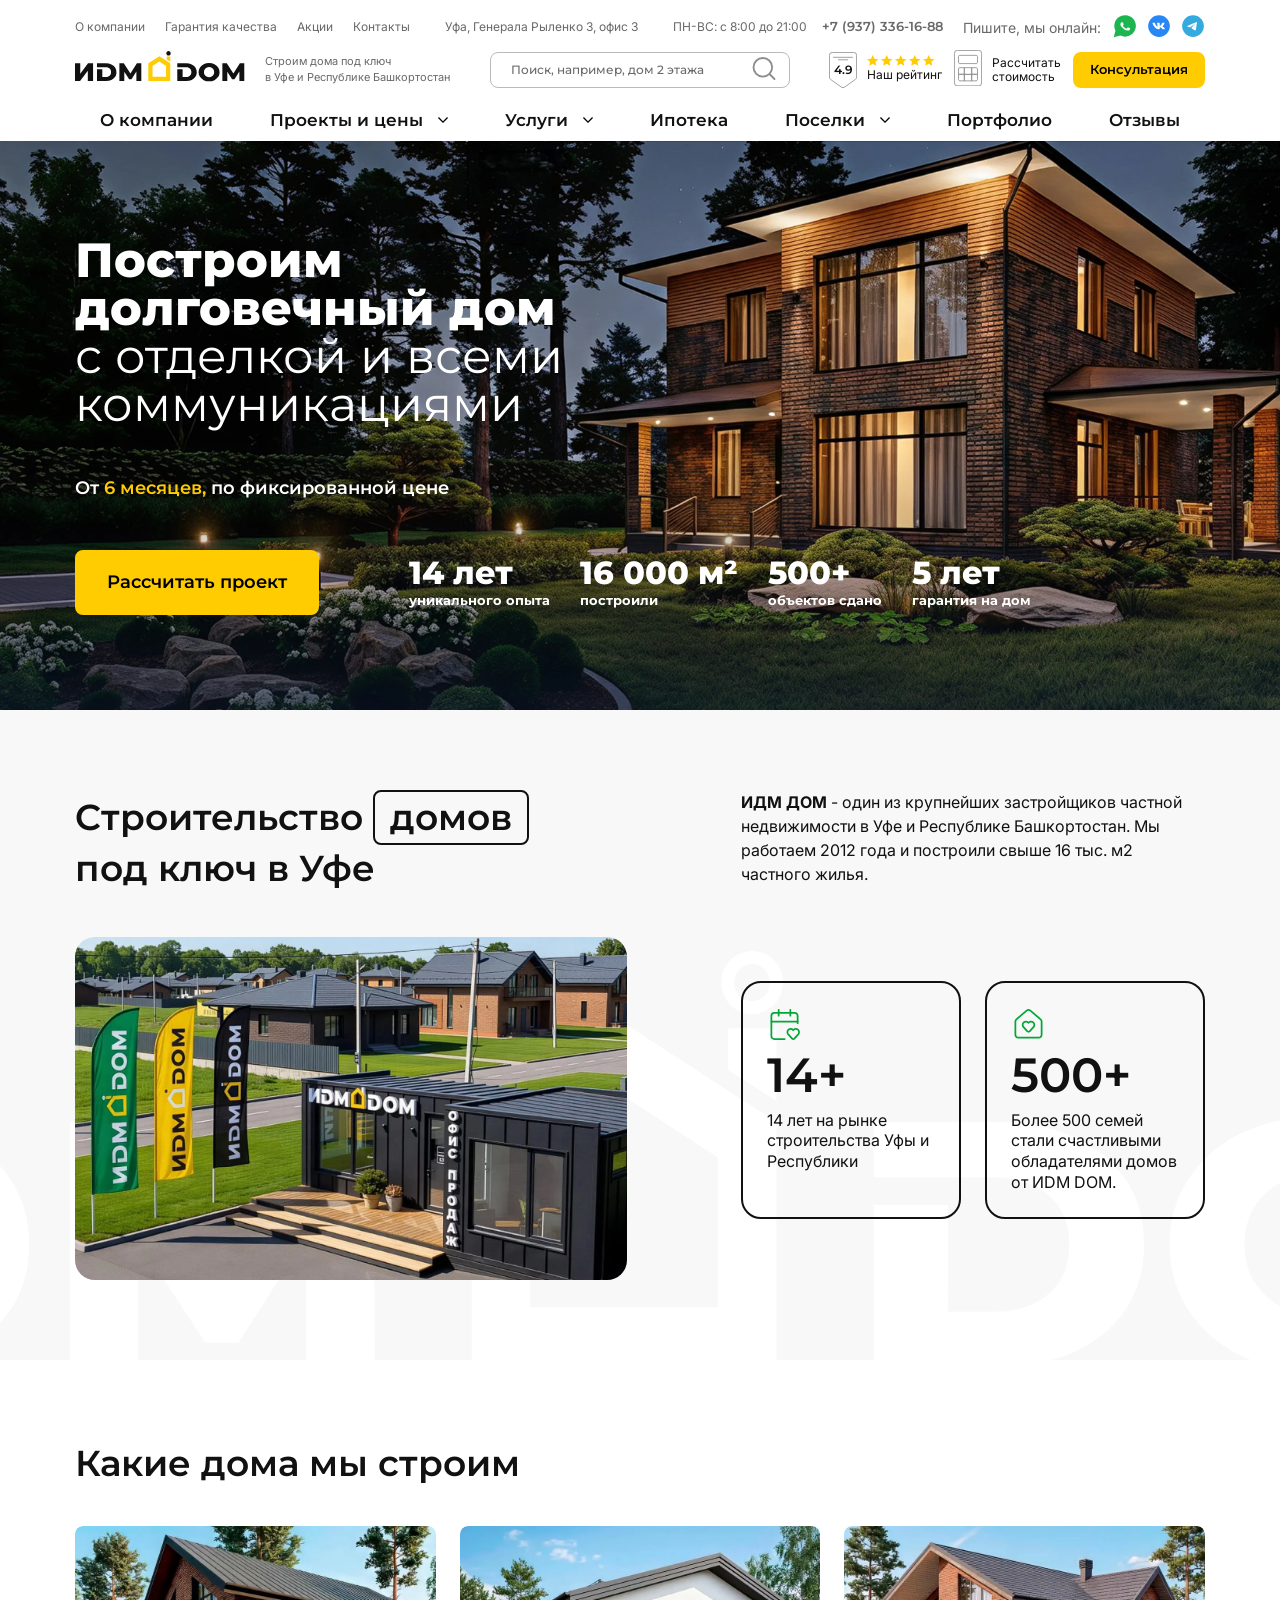
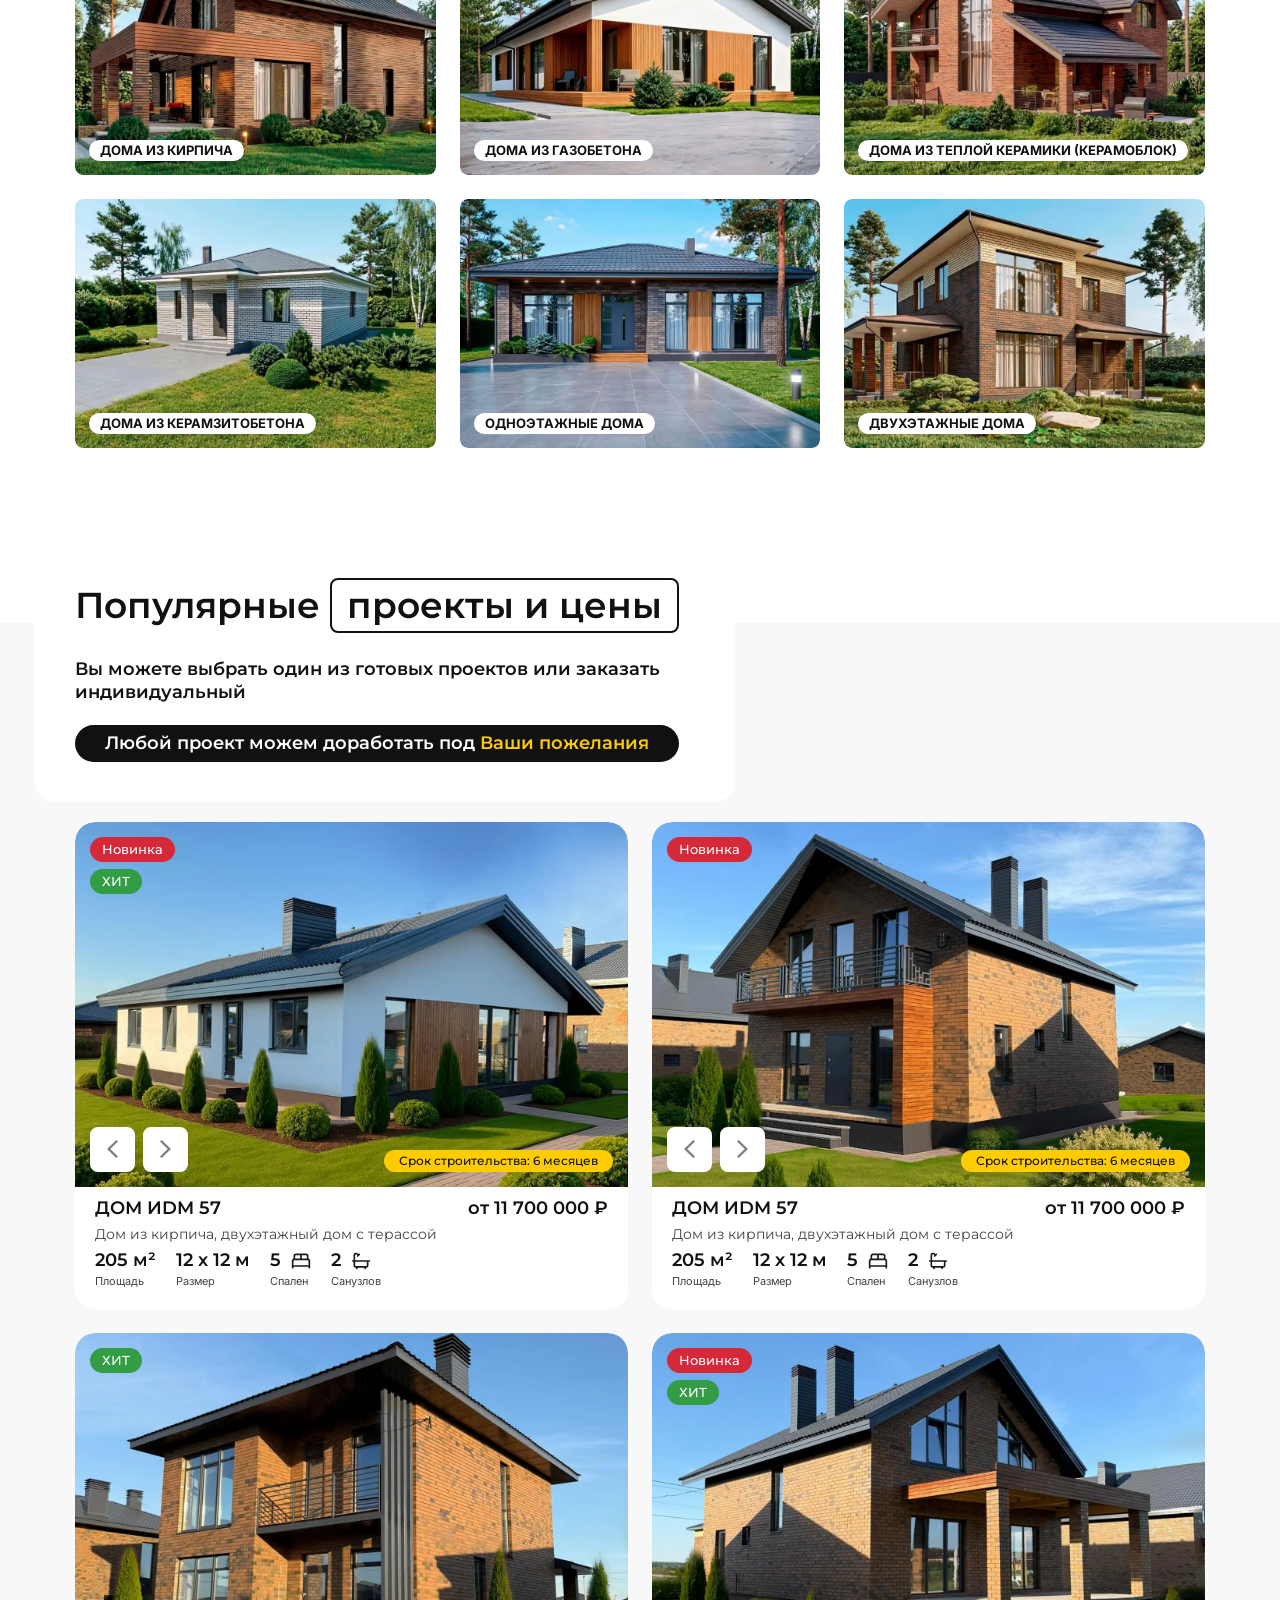
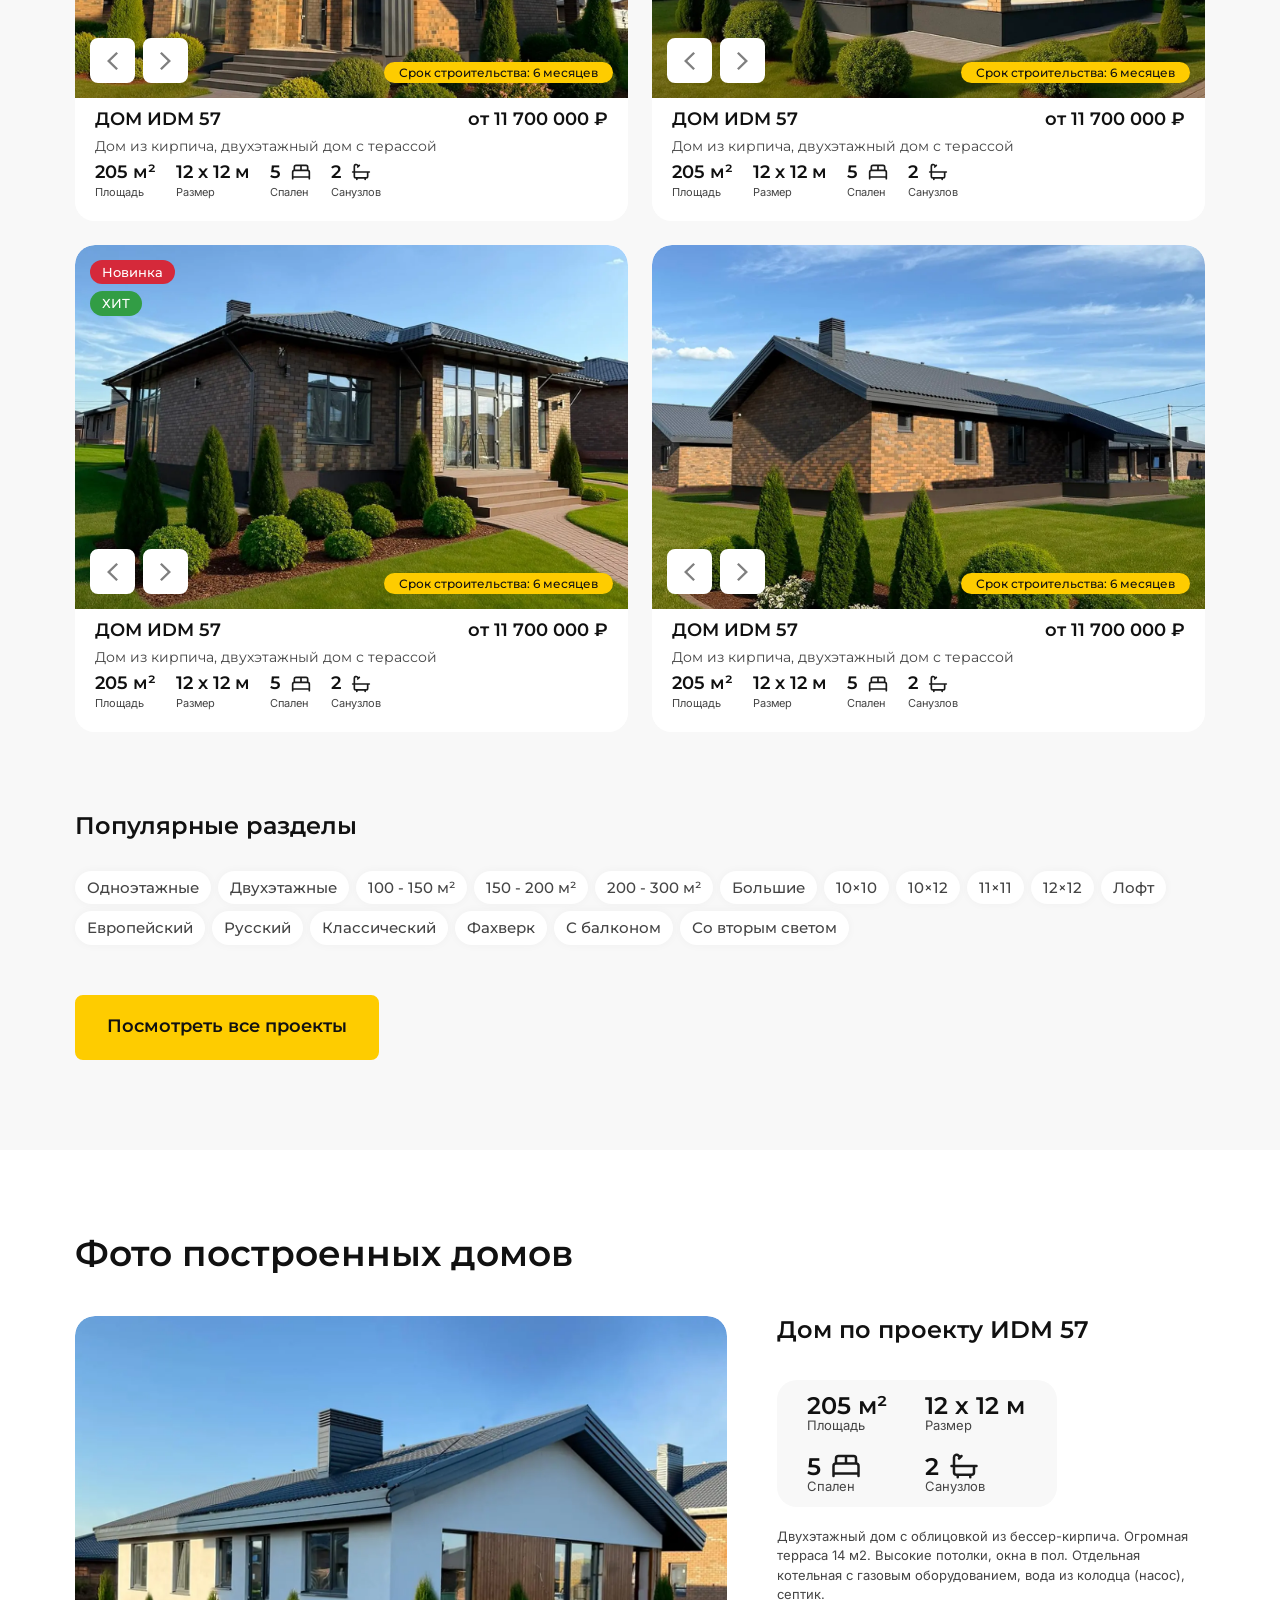
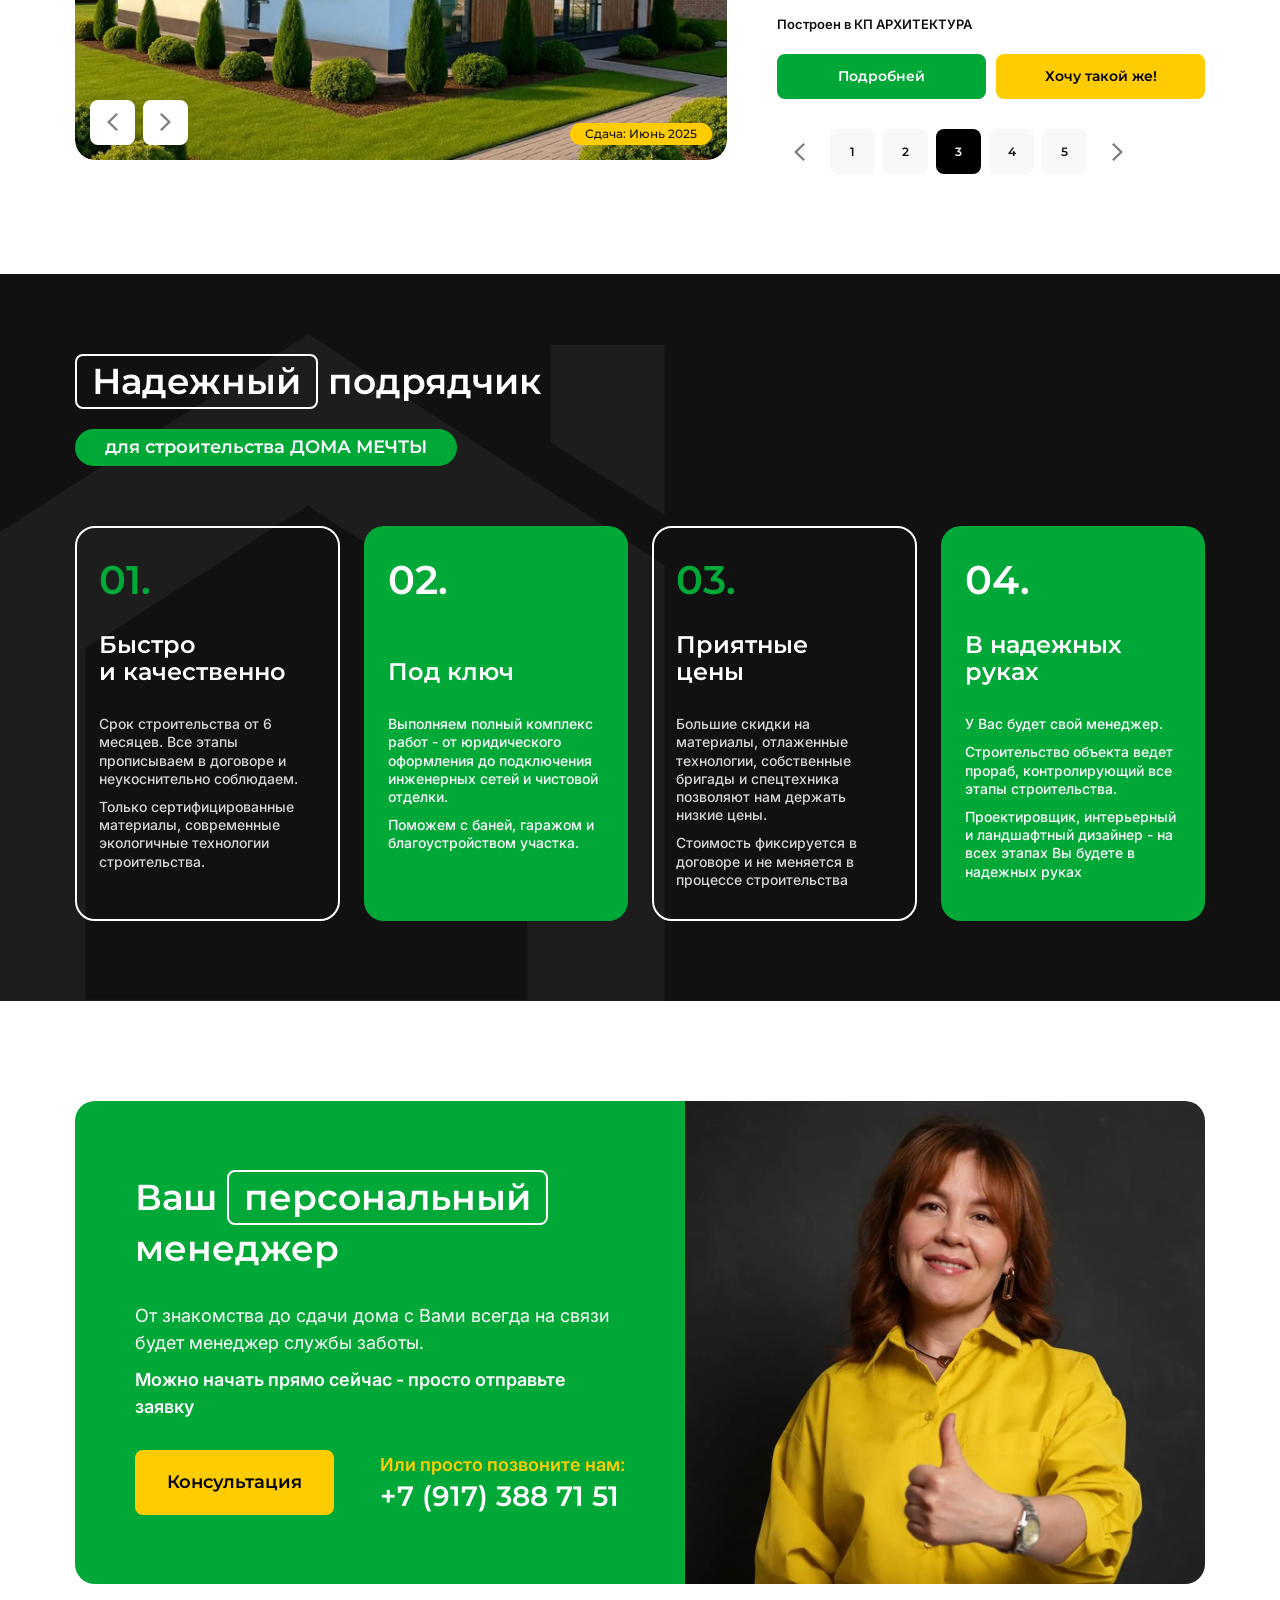
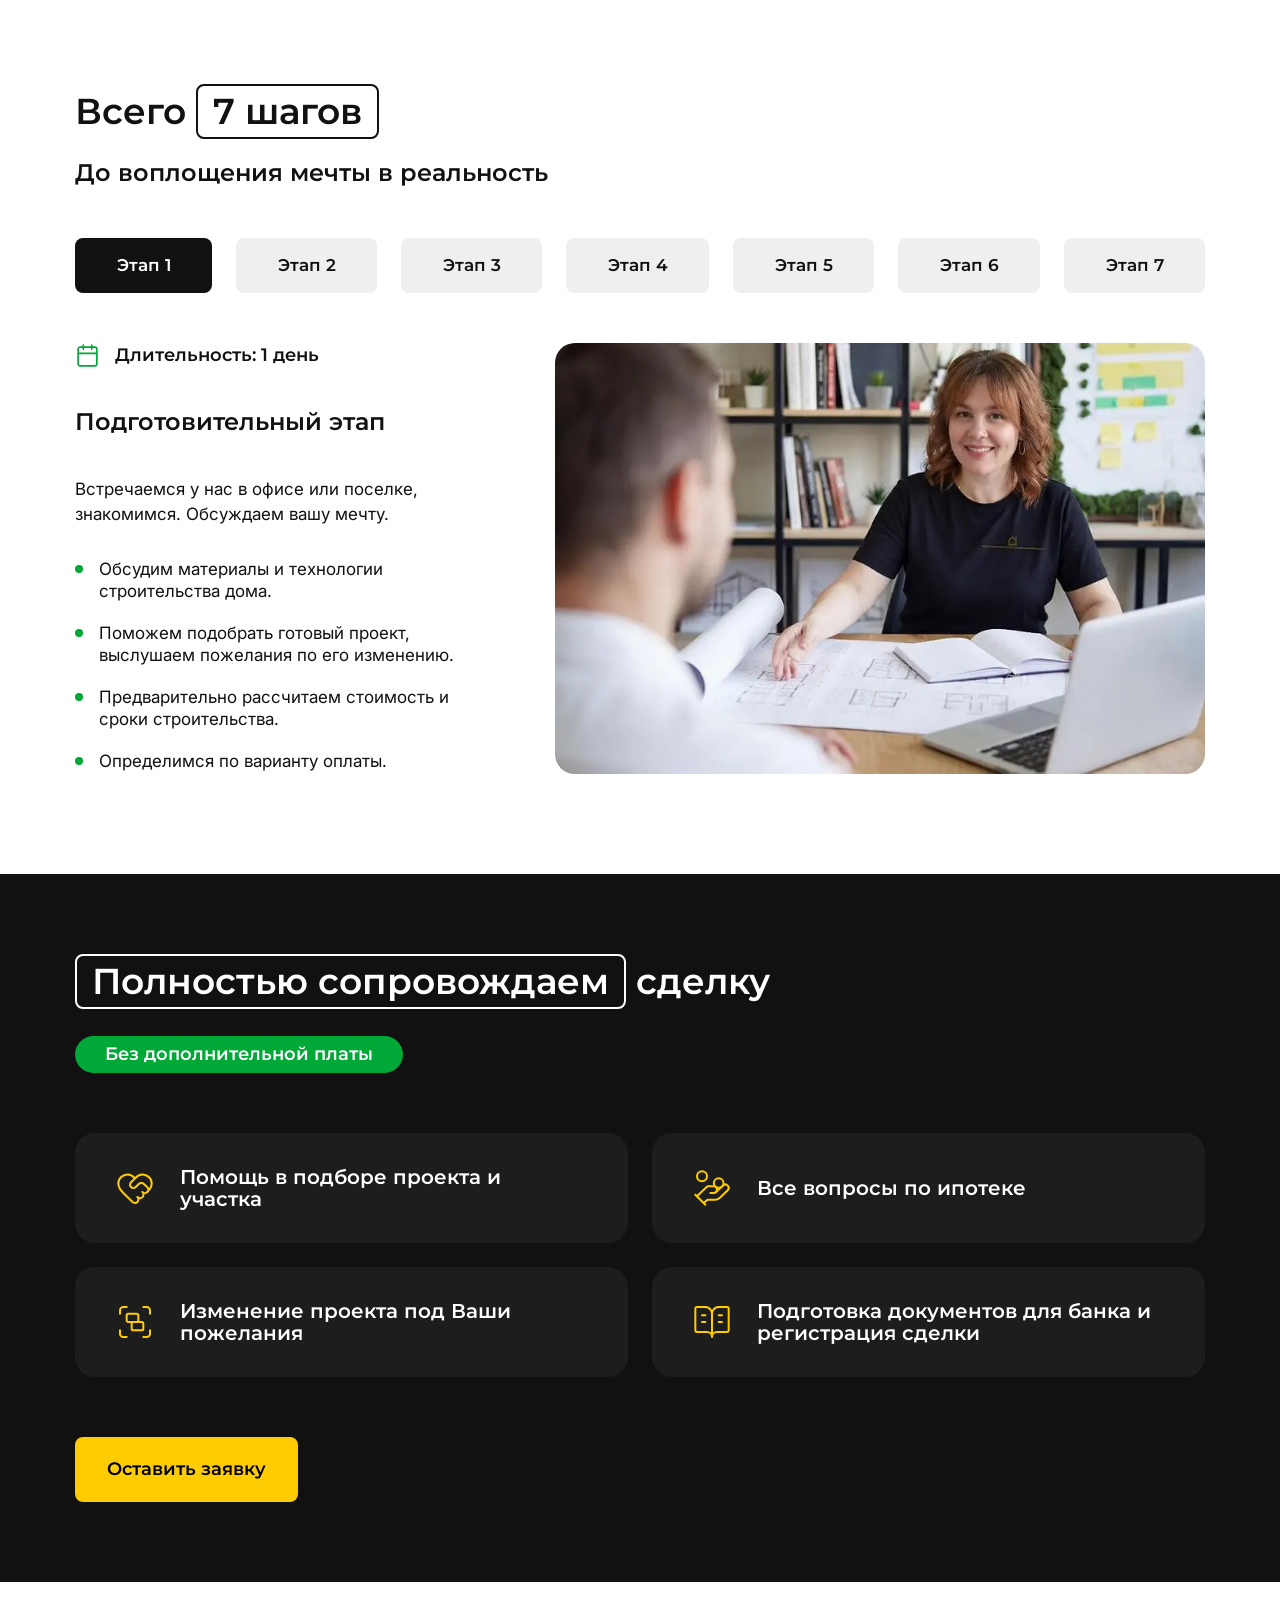
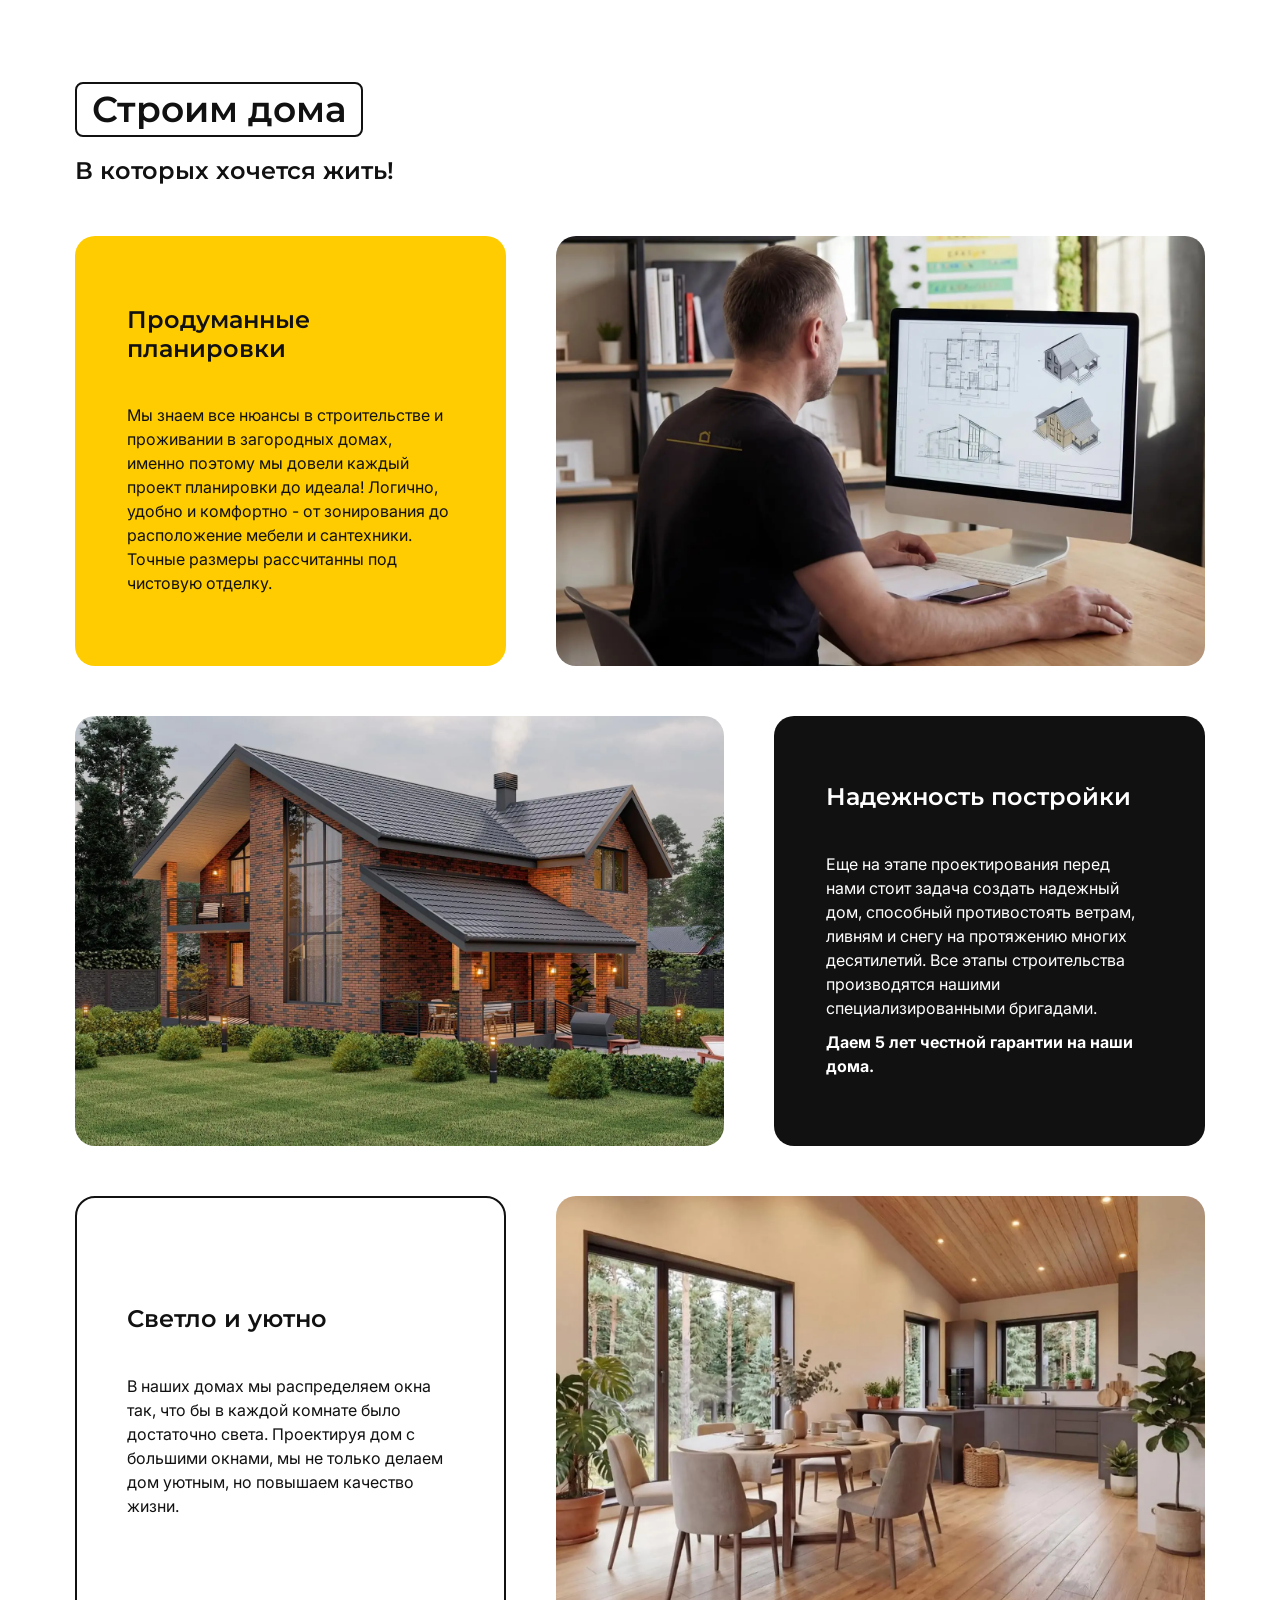
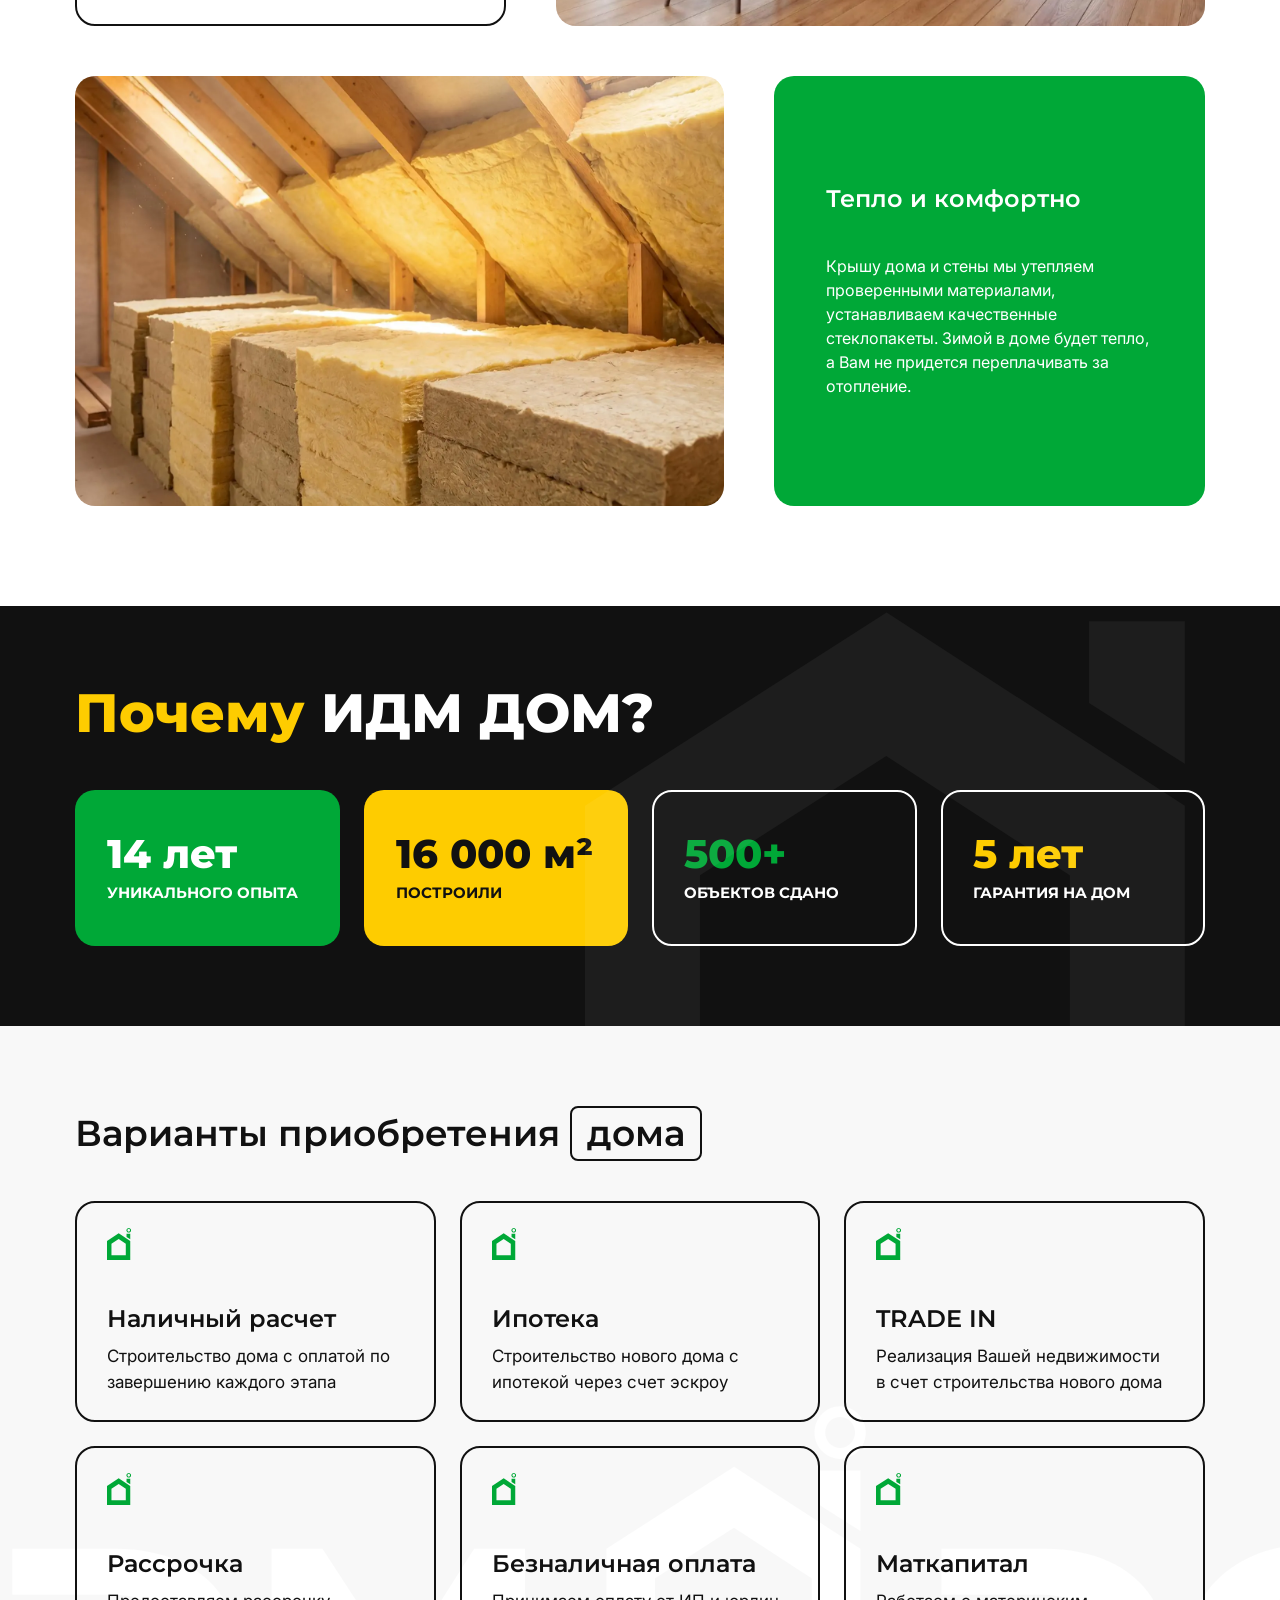
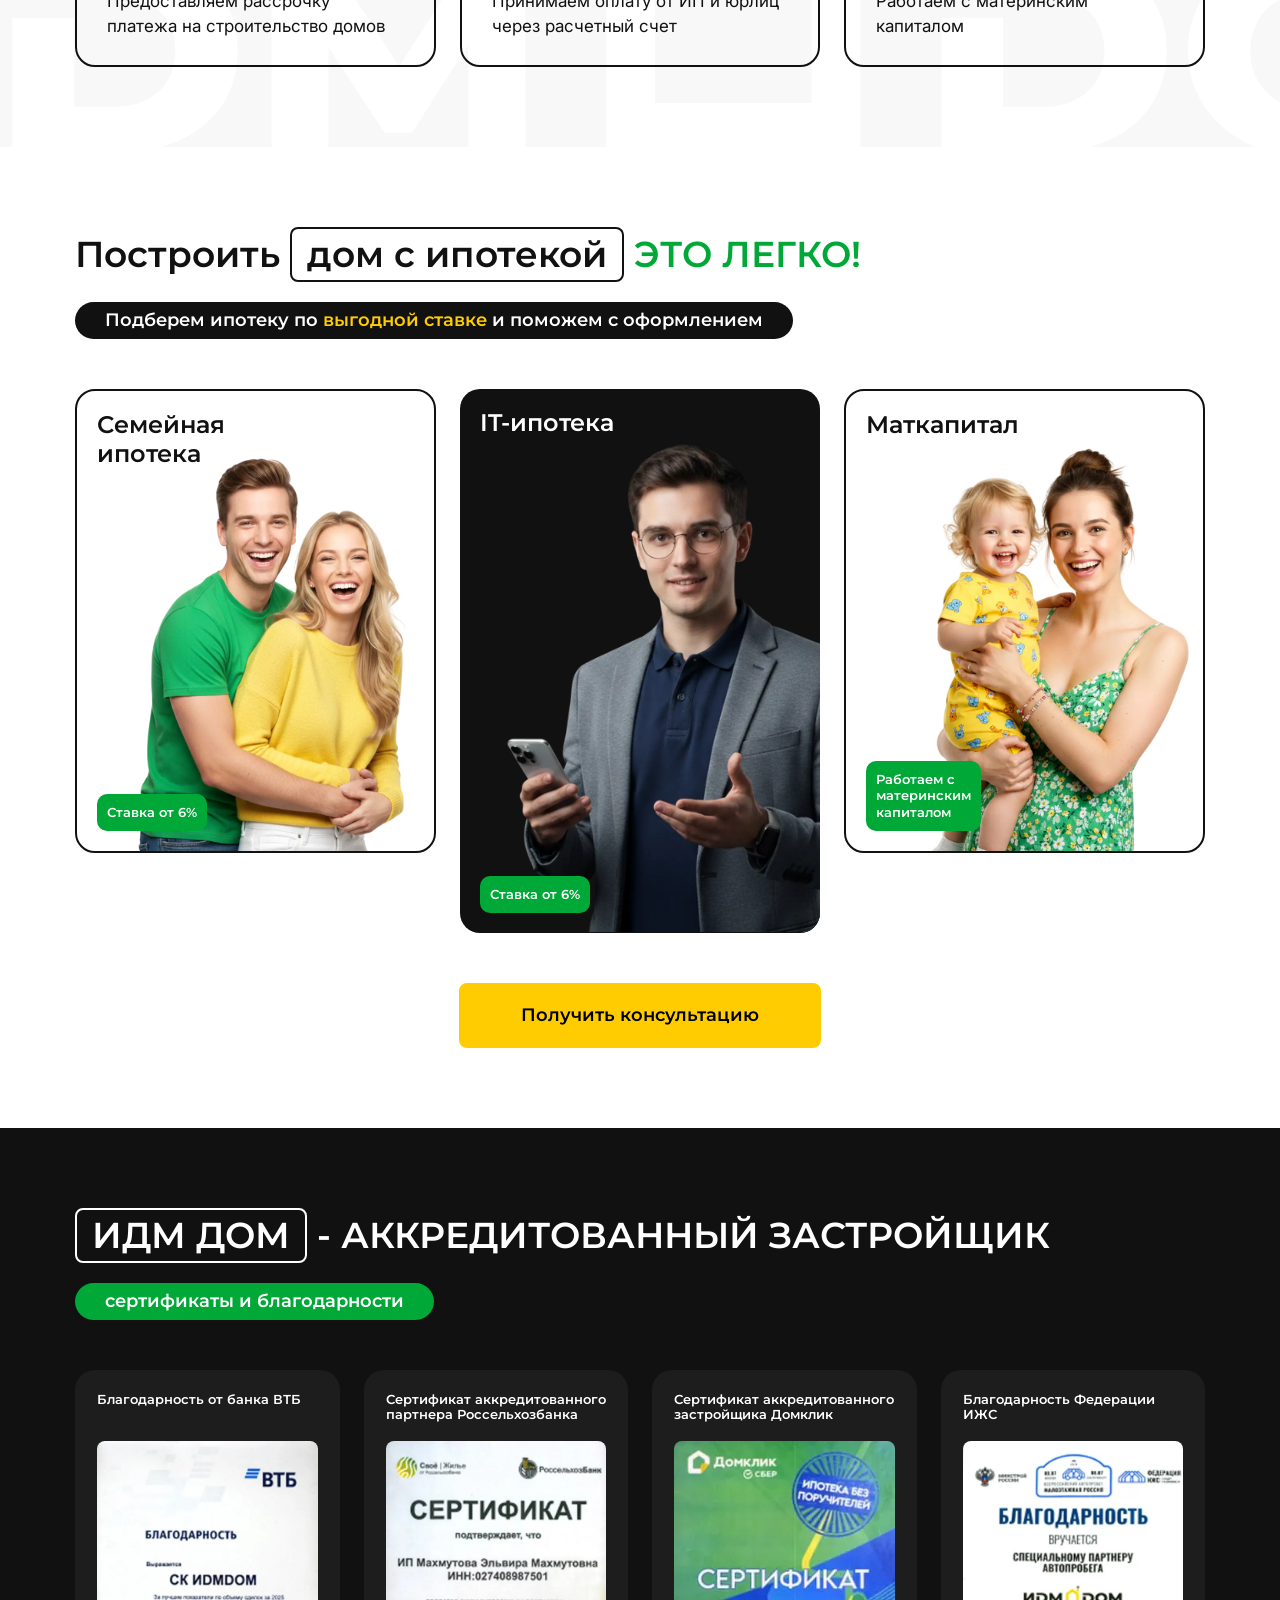
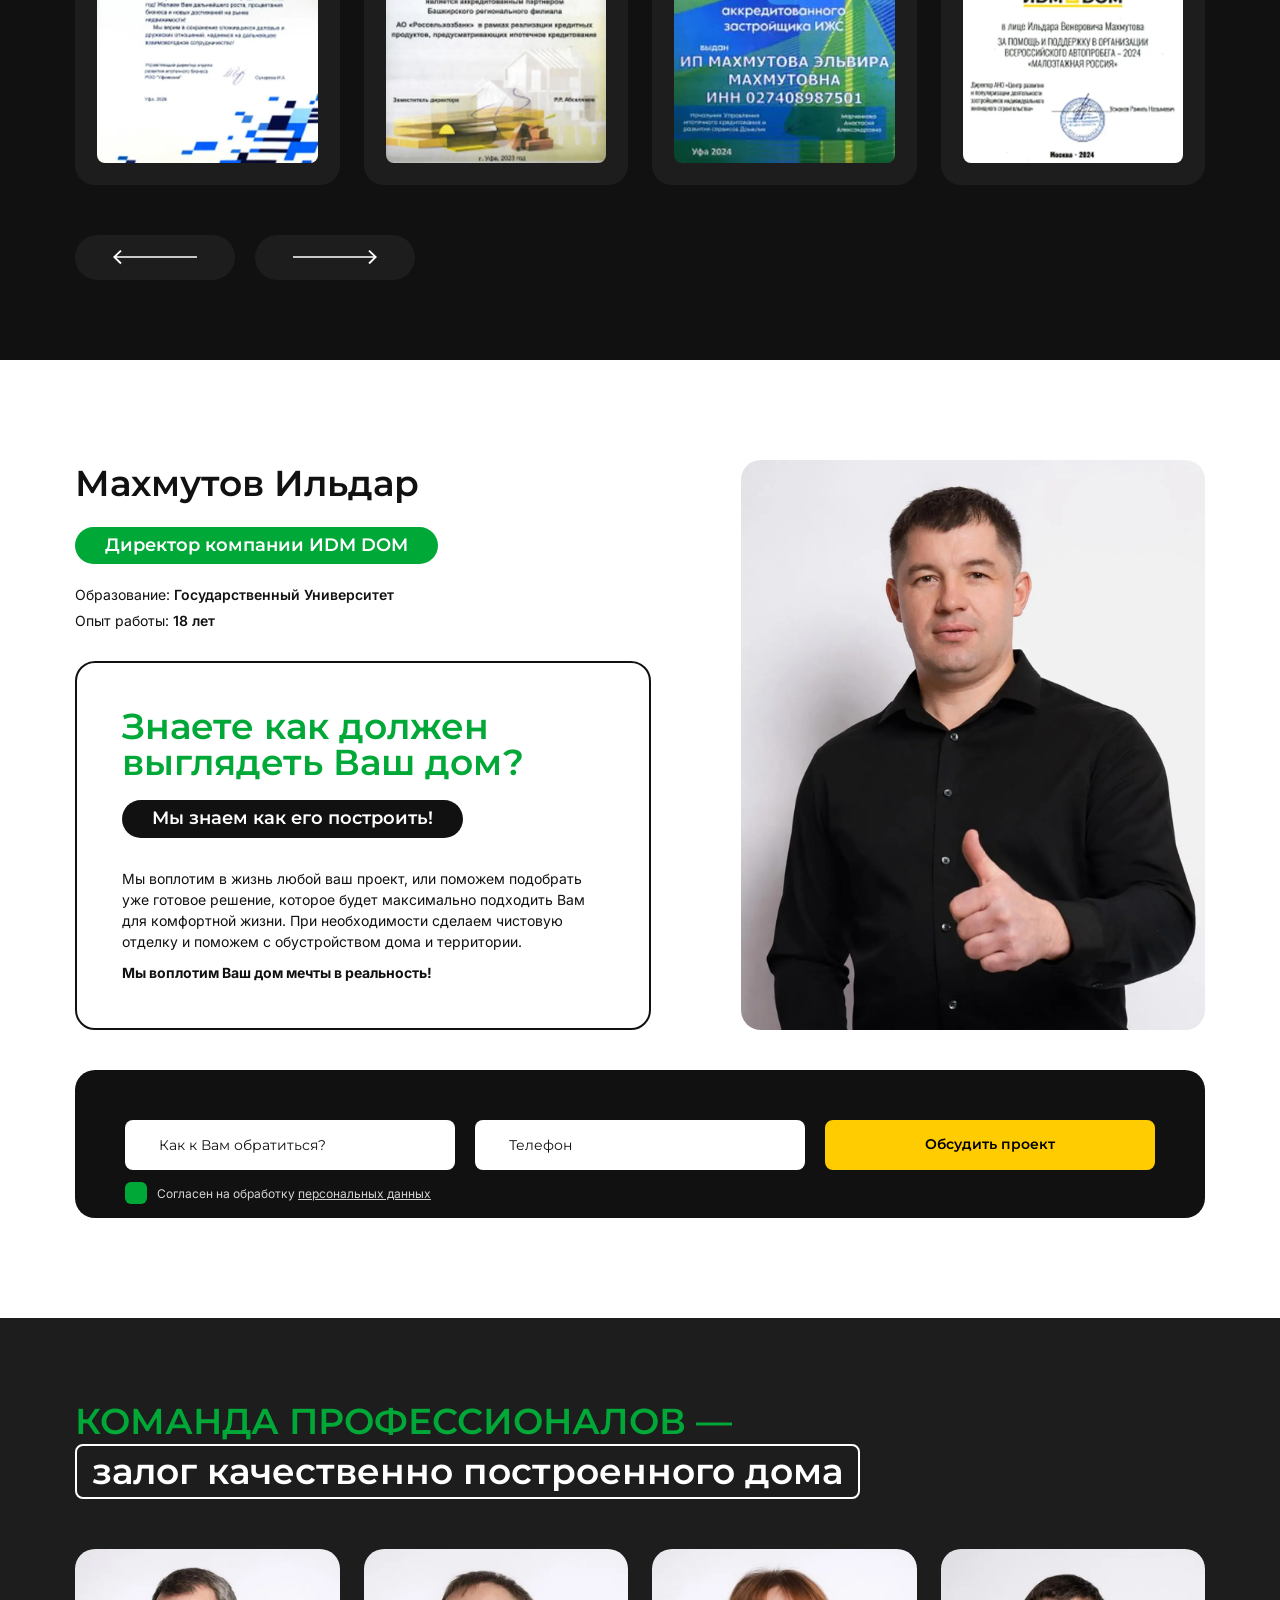
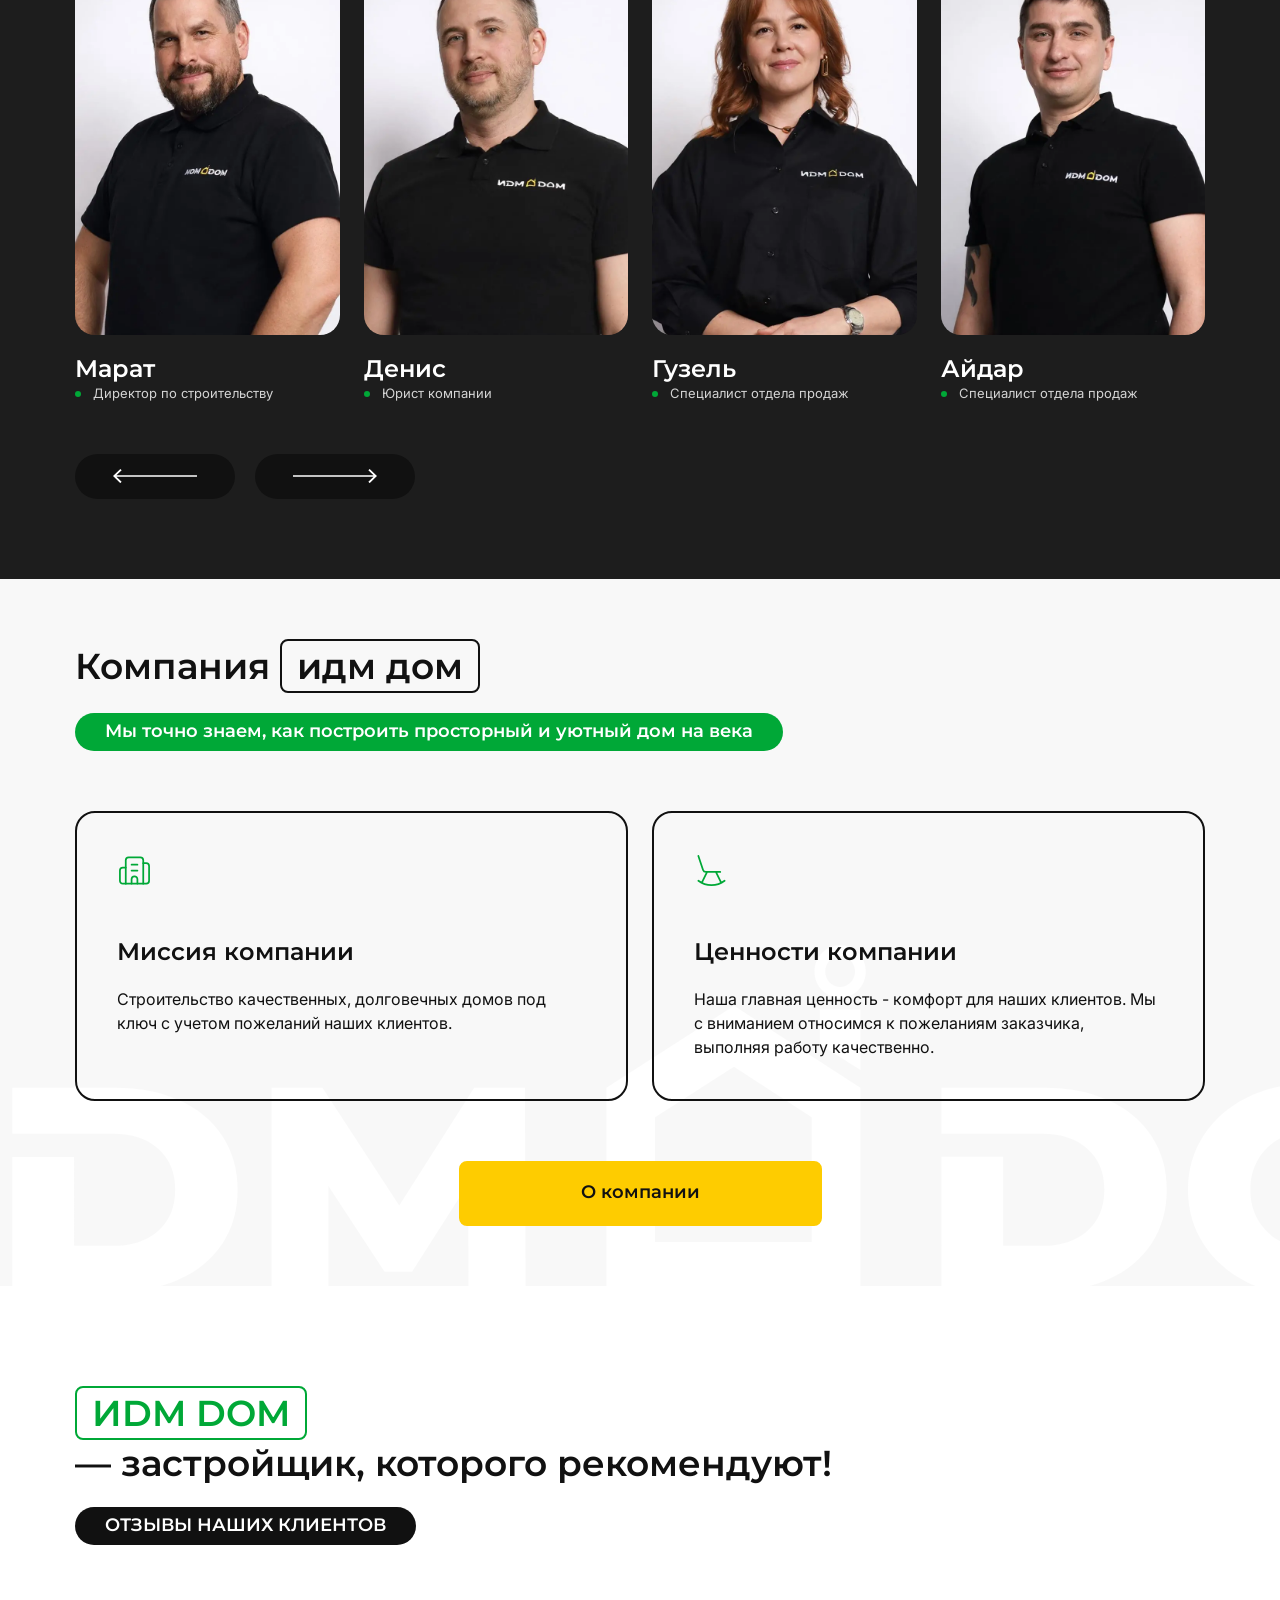
<file: index.html>
<!DOCTYPE html>
<html lang="en">

<head>
	<meta charset="UTF-8">
	<meta name="viewport" content="width=device-width, initial-scale=1.0">
	<meta name="keywords" content="">
	<link rel="stylesheet" href="css/libs.min.css">
	<link rel="stylesheet" href="css/style.min.css">
	<script src="https://api-maps.yandex.ru/2.1/?lang=ru_RU&apikey=9133eb49-3a97-4b2d-90be-6b80a97a5036" type="text/javascript"></script>
	<title>Главная</title>
</head>


<body>
	<div class="wrapper">
		<header class="header">
    <div class="container">
        <div class="header__inner">
            <div class="header-top">
                <ul class="header__list">
                    <li><a href="">О компании</a></li>
                    <li><a href="">Гарантия качества</a></li>
                    <li><a href="">Акции</a></li>
                    <li><a href="">Контакты</a></li>
                </ul>
                <div class="header__location">
                    Уфа, Генерала Рыленко 3, офис 3
                </div>
                <div class="header__group">
                    <div class="header__subgroup">
                        <div class="header__schedule">ПН-ВС: с 8:00 до 21:00</div>
                        <a class="header__phone" href="tel:+79373361688">+7 (937) 336-16-88</a>
                    </div>
                    <div class="header__subgroup2">
                        <div class="header__text">Пишите, мы онлайн:</div>
                        <div class="header__socials">
                            <a class="header__social" href="">
                                <svg width="32" height="32" viewBox="0 0 32 32" fill="none" xmlns="http://www.w3.org/2000/svg">
                                    <g clip-path="url(#clip0_971_19864)">
                                        <path class="path1" d="M17.0508 1.53027C20.502 1.753 23.758 3.20818 26.2207 5.63086C28.6835 8.05384 30.1876 11.2821 30.4561 14.7227C30.7245 18.1633 29.7394 21.5846 27.6816 24.3584C25.624 27.1321 22.6323 29.0724 19.2568 29.8242C16.0793 30.5319 12.7612 30.1414 9.84277 28.7285L3.38574 30.4492L0.875977 31.1182L1.55176 28.6094L3.26465 22.248C1.81522 19.3599 1.38348 16.0616 2.05176 12.8887C2.76313 9.51147 4.67236 6.50387 7.42773 4.41797C10.1829 2.33225 13.5996 1.3076 17.0508 1.53027Z" fill="#1DB550" stroke="#A6F6C1" stroke-width="3"/>
                                        <path fill-rule="evenodd" clip-rule="evenodd" d="M21.3547 18.3285C21.0895 18.1286 20.779 17.988 20.4469 17.9172C20.1147 17.8465 19.7696 17.8475 19.438 17.9202C18.9396 18.1136 18.6176 18.8442 18.2956 19.2096C18.2277 19.2971 18.1279 19.3586 18.015 19.3823C17.9021 19.406 17.7838 19.3905 17.6822 19.3385C15.8578 18.6708 14.3285 17.4465 13.3428 15.8643C13.2587 15.7656 13.2189 15.6402 13.2318 15.5146C13.2447 15.389 13.3092 15.273 13.4118 15.1909C13.7709 14.8588 14.0346 14.4473 14.1785 13.9947C14.2104 13.4954 14.088 12.9981 13.8258 12.562C13.6231 11.9507 13.2373 11.4063 12.7141 10.9933C12.4442 10.8799 12.145 10.8418 11.8525 10.8838C11.56 10.9257 11.2868 11.0458 11.0657 11.2296C10.682 11.539 10.3774 11.9248 10.1743 12.3587C9.97133 12.7926 9.87508 13.2635 9.89267 13.7368C9.89385 14.0026 9.9299 14.2672 10 14.5248C10.178 15.1436 10.4518 15.7348 10.8127 16.2798C11.0731 16.6972 11.3571 17.1013 11.6637 17.4904C12.6601 18.7683 13.9125 19.8533 15.3515 20.6852C16.0736 21.1079 16.8454 21.4516 17.6516 21.7095C18.489 22.0642 19.4137 22.2004 20.3273 22.1035C20.8479 22.0299 21.3411 21.8379 21.7636 21.5443C22.186 21.2508 22.5248 20.8648 22.7501 20.4202C22.8824 20.1516 22.9226 19.8513 22.8651 19.5606C22.7271 18.966 21.876 18.615 21.3547 18.3285Z" fill="white"/>
                                    </g>
                                    <defs>
                                        <clipPath id="clip0_971_19864">
                                            <rect width="32" height="32" fill="white"/>
                                        </clipPath>
                                    </defs>
                                </svg>
                            </a>
                            <a class="header__social" href="">
                                <svg width="32" height="32" viewBox="0 0 32 32" fill="none" xmlns="http://www.w3.org/2000/svg">
                                    <g clip-path="url(#clip0_971_19867)">
                                        <path class="path1" d="M16 1.5C24.0081 1.5 30.5 7.99188 30.5 16C30.5 24.0081 24.0081 30.5 16 30.5C7.99188 30.5 1.5 24.0081 1.5 16C1.5 7.99188 7.99188 1.5 16 1.5Z" fill="#2787F5" stroke="#A7E5FF" stroke-width="3"/>
                                        <path fill-rule="evenodd" clip-rule="evenodd" d="M23.4247 12.2548C23.5392 11.9165 23.4247 11.668 22.88 11.668H21.0785C20.6205 11.668 20.4093 11.8827 20.2948 12.1195C20.2948 12.1195 19.3787 14.0984 18.0809 15.3838C17.661 15.7559 17.4701 15.8743 17.2411 15.8743C17.1266 15.8743 16.9609 15.7559 16.9609 15.4177V12.2548C16.9609 11.8489 16.8279 11.668 16.4462 11.668H13.6153C13.3291 11.668 13.1569 11.8564 13.1569 12.0349C13.1569 12.4197 13.8058 12.5085 13.8727 13.591V15.942C13.8727 16.4574 13.7676 16.5509 13.5386 16.5509C12.9279 16.5509 11.4424 14.5631 10.5613 12.2886C10.3886 11.8465 10.2154 11.668 9.75505 11.668H7.95359C7.43888 11.668 7.33594 11.8827 7.33594 12.1195C7.33594 12.5423 7.94667 14.6396 10.1796 17.4135C11.6682 19.3078 13.7656 20.3346 15.6741 20.3346C16.8192 20.3346 16.9609 20.1066 16.9609 19.7137V18.282C16.9609 17.8259 17.0694 17.7348 17.432 17.7348C17.6992 17.7348 18.1572 17.8532 19.226 18.7666C20.4474 19.849 20.6488 20.3346 21.3359 20.3346H23.1373C23.652 20.3346 23.9094 20.1066 23.7609 19.6565C23.5984 19.2079 23.0153 18.5571 22.2415 17.7856C21.8216 17.3458 21.1918 16.8723 21.0009 16.6354C20.7337 16.331 20.8101 16.1957 21.0009 15.9251C21.0009 15.9251 23.1957 13.1851 23.4247 12.2548Z" fill="white"/>
                                    </g>
                                    <defs>
                                        <clipPath id="clip0_971_19867">
                                            <rect width="32" height="32" fill="white"/>
                                        </clipPath>
                                    </defs>
                                </svg>
                            </a>
                            <a class="header__social" href="">
                                <svg width="32" height="32" viewBox="0 0 32 32" fill="none" xmlns="http://www.w3.org/2000/svg">
                                    <g clip-path="url(#clip0_971_19870)">
                                        <path class="path1" d="M16 1.5C24.0081 1.5 30.5 7.99188 30.5 16C30.5 24.0081 24.0081 30.5 16 30.5C7.99188 30.5 1.5 24.0081 1.5 16C1.5 7.99188 7.99188 1.5 16 1.5Z" fill="#34AADF" stroke="#BAEAFF" stroke-width="3"/>
                                        <path d="M9.00013 15.7074C9.00013 15.7074 14.7497 13.2342 16.7438 12.3633C17.5082 12.015 20.1005 10.9002 20.1005 10.9002C20.1005 10.9002 21.2969 10.4126 21.1972 11.5969C21.164 12.0846 20.8981 13.7915 20.6322 15.6378C20.2334 18.2504 19.8014 21.1068 19.8014 21.1068C19.8014 21.1068 19.7349 21.9081 19.1699 22.0474C18.6049 22.1867 17.6743 21.5597 17.5082 21.4203C17.3752 21.3159 15.0156 19.7483 14.1515 18.9819C13.9188 18.7729 13.653 18.3549 14.1847 17.8672C15.3812 16.7177 16.8102 15.2894 17.6743 14.3838C18.0732 13.9657 18.472 12.9903 16.8102 14.1747C14.4506 15.8816 12.1242 17.484 12.1242 17.484C12.1242 17.484 11.5924 17.8324 10.5954 17.5188C9.59832 17.2054 8.43511 16.7873 8.43511 16.7873C8.43511 16.7873 7.63753 16.2648 9.00013 15.7074Z" fill="white"/>
                                    </g>
                                    <defs>
                                        <clipPath id="clip0_971_19870">
                                            <rect width="32" height="32" fill="white"/>
                                        </clipPath>
                                    </defs>
                                </svg>
                            </a>
                        </div>
                    </div>
                </div>
            </div>
            <div class="header-center">
                <div class="header__group2">
                    <a class="header__logo" href="index.html">
                        <img src="img/logo.svg" alt="">
                    </a>
                    <div class="header__text2">
                        Строим дома под ключ <br> в Уфе и Республике Башкортостан
                    </div>
                </div>
                <div class="search">
                    <input class="search-input" type="search" placeholder="Поиск, например, дом 2 этажа">
                    <button class="search-btn">
                        <svg width="30" height="30" viewBox="0 0 30 30" fill="none" xmlns="http://www.w3.org/2000/svg">
                            <path d="M13.75 23.75C19.2728 23.75 23.75 19.2728 23.75 13.75C23.75 8.22715 19.2728 3.75 13.75 3.75C8.22715 3.75 3.75 8.22715 3.75 13.75C3.75 19.2728 8.22715 23.75 13.75 23.75Z" stroke="#8D8D8D" stroke-width="2" stroke-linecap="round" stroke-linejoin="round"/>
                            <path d="M26.25 26.25L20.875 20.875" stroke="#8D8D8D" stroke-width="2" stroke-linecap="round" stroke-linejoin="round"/>
                        </svg>
                    </button>
                </div>
                <div class="header__group3">
                    <div class="rating">
                        <div class="rating-group">
                            <div class="rating-icon">
                                <img src="img/rating-icon.svg" alt="">
                            </div>
                            <div class="rating-number">4.9</div>
                        </div>
                        <div class="rating-group2">
                            <div class="stars">
                                <span><img src="img/star.svg" alt=""></span>
                                <span><img src="img/star.svg" alt=""></span>
                                <span><img src="img/star.svg" alt=""></span>
                                <span><img src="img/star.svg" alt=""></span>
                                <span><img src="img/star.svg" alt=""></span>
                            </div>
                            <div class="rating-text">Наш рейтинг</div>
                        </div>
                    </div>
                    <a href="" class="calculator">
                        <span class="calculator-icon">
                            <svg width="34" height="44" viewBox="0 0 34 44" fill="none" xmlns="http://www.w3.org/2000/svg">
                                <g clip-path="url(#clip0_971_21348)">
                                    <rect x="0.5" y="0.5" width="33" height="43" rx="3.5" stroke="#8D8D8D"/>
                                    <rect x="5.5" y="6.5" width="23" height="10" rx="1.5" stroke="#8D8D8D"/>
                                    <path d="M7 21.5H12.5V29.5H5.5V23C5.5 22.1716 6.17157 21.5 7 21.5Z" stroke="#8D8D8D"/>
                                    <path d="M12.5 29.5V37.5H7C6.17157 37.5 5.5 36.8284 5.5 36V29.5H12.5Z" stroke="#8D8D8D"/>
                                    <rect x="12.5" y="21.5" width="9" height="8" stroke="#8D8D8D"/>
                                    <rect x="12.5" y="29.5" width="9" height="8" stroke="#8D8D8D"/>
                                    <path d="M27 21.5C27.8284 21.5 28.5 22.1716 28.5 23V29.5H21.5V21.5H27Z" stroke="#8D8D8D"/>
                                    <path d="M28.5 29.5V36C28.5 36.8284 27.8284 37.5 27 37.5H21.5V29.5H28.5Z" stroke="#8D8D8D"/>
                                </g>
                                <defs>
                                    <clipPath id="clip0_971_21348">
                                    <rect width="34" height="44" fill="white"/>
                                    </clipPath>
                                </defs>
                            </svg>
                        </span>
                        <span class="calculator-text">Рассчитать <br> стоимость</span>
                    </a>
                    <button class="header__btn btn btn-yellow">
                        <span>Консультация</span>
                    </button>
                </div>
            </div>
            <div class="header-bottom">
                <ul class="header__list2">
                    <li>
                        <div class="header__item">
                            <a class="header__item-show" href="">О компании</a>
                        </div>
                    </li>
                    <li>
                        <div class="header__item">
                            <div class="header__item-show">
                                <div class="header__item-title">Проекты и цены</div>
                                <div class="header__item-arrow">
                                    <svg width="10" height="6" viewBox="0 0 10 6" fill="none" xmlns="http://www.w3.org/2000/svg">
                                        <path d="M5 5.89583L0 0.895833L0.895833 0L5 4.125L9.10417 0.020833L10 0.916666L5 5.89583Z" fill="black"/>
                                    </svg>
                                </div>
                            </div>
                            <div class="header__item-hidden">
                                <div class="header__subitems">
                                    <div class="header__subitem">
                                        <div class="header__subitem-title">МАТЕРИАЛ</div>
                                        <ul class="header__subitem-list">
                                            <li><a href="">Каменные</a></li>
                                            <li><a href="">Из блоков</a></li>
                                            <li><a href="">Газобетон</a></li>
                                            <li><a href="">Теплая керамика (керамоблок)</a></li>
                                            <li><a href="">Газосиликат</a></li>
                                            <li><a href="">Керамзитобетон</a></li>
                                            <li><a href="">Кирпич</a></li>
                                        </ul>
                                    </div>
                                    <div class="header__subitem">
                                        <div class="header__subitem-group">
                                            <div class="header__subitem-title">ПЛОЩАДЬ</div>
                                            <ul class="header__subitem-list">
                                                <li><a href="">До 100 кв.м</a></li>
                                                <li><a href="">100 - 150 кв.м</a></li>
                                                <li><a href="">150 - 200 кв.м</a></li>
                                                <li><a href="">200 - 300 кв.м</a></li>
                                            </ul>
                                        </div>
                                        <div class="header__subitem-group">
                                            <div class="header__subitem-title">ЭТАЖНОСТЬ</div>
                                            <ul class="header__subitem-list">
                                                <li><a href="">Одноэтажные</a></li>
                                                <li><a href="">Двухэтажные</a></li>
                                            </ul>
                                        </div>
                                    </div>
                                    <div class="header__subitem">
                                        <div class="header__subitem-title">ГАБАРИТЫ</div>
                                        <nav class="header__subitem-nav">
                                            <ul class="header__subitem-list">
                                                <li><a href="">8х8</a></li>
                                                <li><a href="">9х9</a></li>
                                                <li><a href="">10х10</a></li>
                                                <li><a href="">12х12</a></li>
                                            </ul>
                                            <ul class="header__subitem-list">
                                                <li><a href="">9х12</a></li>
                                                <li><a href="">10х12</a></li>
                                                <li><a href="">10х15</a></li>
                                                <li><a href="">15х15</a></li>
                                            </ul>
                                        </nav>
                                    </div>
                                    <div class="header__subitem">
                                        <div class="header__subitem-title">МАТЕРИАЛ</div>
                                        <ul class="header__subitem-list">
                                            <li><a href="">С террасой</a></li>
                                            <li><a href="">С балконом</a></li>
                                            <li><a href="">Со вторым светом</a></li>
                                            <li><a href="">С сауной</a></li>
                                            <li><a href="">С баней</a></li>
                                            <li><a href="">С гаражом</a></li>
                                            <li><a href="">С панорамными окнами</a></li>
                                            <li><a href="">С котельной</a></li>
                                            <li><a href="">С подвалом</a></li>
                                        </ul>
                                    </div>
                                    <div class="header__subitem">
                                        <div class="header__subitem-title">СТИЛЬ</div>
                                        <ul class="header__subitem-list">
                                            <li><a href="">Лофт</a></li>
                                            <li><a href="">Европейский</a></li>
                                            <li><a href="">Русский</a></li>
                                            <li><a href="">Классический</a></li>
                                            <li><a href="">Фахверк</a></li>
                                            <li><a href="">Барнхаус</a></li>
                                            <li><a href="">Минимализм</a></li>
                                            <li><a href="">Модерн</a></li>
                                        </ul>
                                    </div>
                                </div>
                            </div>
                        </div>
                    </li>
                    <li>
                        <div class="header__item">
                            <div class="header__item-show">
                                <div class="header__item-title">Услуги</div>
                                <div class="header__item-arrow">
                                    <svg width="10" height="6" viewBox="0 0 10 6" fill="none" xmlns="http://www.w3.org/2000/svg">
                                        <path d="M5 5.89583L0 0.895833L0.895833 0L5 4.125L9.10417 0.020833L10 0.916666L5 5.89583Z" fill="black"/>
                                    </svg>
                                </div>
                            </div>
                            <div class="header__item-hidden">
                                <div class="header__subitems--2">
                                    <div class="header__subitem">
                                        <div class="header__subitem-title">Подготовительные этапы</div>
                                        <ul class="header__subitem-list">
                                            <li><a href="">Подбор земельного участка</a></li>
                                            <li><a href="">Проектирование</a></li>
                                        </ul>
                                    </div>
                                    <div class="header__subitem">
                                        <div class="header__subitem-title">Строительные работы</div>
                                        <ul class="header__subitem-list">
                                            <li><a href="">Фундамент</a></li>
                                            <li><a href="">Коробка</a></li>
                                            <li><a href="">Кровля</a></li>
                                            <li><a href="">Фасадные работы</a></li>
                                            <li><a href="">Отделка помещений</a></li>
                                        </ul>
                                    </div>
                                    <div class="header__subitem">
                                        <div class="header__subitem-title">Инженерные системы</div>
                                        <ul class="header__subitem-list">
                                            <li><a href="">Канализация</a></li>
                                            <li><a href="">Водоотведение</a></li>
                                            <li><a href="">Водоподготовка</a></li>
                                            <li><a href="">Электротехнические работы</a></li>
                                            <li><a href="">Вентиляция</a></li>
                                        </ul>
                                    </div>
                                    <div class="header__subitem">
                                        <div class="header__subitem-title">Благоустройство участка</div>
                                        <ul class="header__subitem-list">
                                            <li><a href="">Строительство бассейнов</a></li>
                                            <li><a href="">Строительство заборов</a></li>
                                            <li><a href="">Строительство беседок</a></li>
                                            <li><a href="">Строительство гаража</a></li>
                                            <li><a href="">Строительство терассы</a></li>
                                            <li><a href="">Ландшафтный дизайн</a></li>
                                        </ul>
                                    </div>
                                </div>
                            </div>
                        </div>
                    </li>
                    <li>
                        <div class="header__item">
                            <a class="header__item-show" href="">Ипотека</a>
                        </div>
                    </li>
                    <li>
                        <div class="header__item">
                            <div class="header__item-show">
                                <div class="header__item-title">Поселки</div>
                                <div class="header__item-arrow">
                                    <svg width="10" height="6" viewBox="0 0 10 6" fill="none" xmlns="http://www.w3.org/2000/svg">
                                        <path d="M5 5.89583L0 0.895833L0.895833 0L5 4.125L9.10417 0.020833L10 0.916666L5 5.89583Z" fill="black"/>
                                    </svg>
                                </div>
                            </div>
                            <div class="header__item-hidden">
                                <div class="header__subitems--3">
                                    <a href="" class="header__subitem2">
                                        <div class="header__subitem2-img">
                                            <img src="img/header-img.webp" alt="">
                                        </div>
                                        <div class="header__subitem2-desc">
                                            <div class="header__subitem2-title">Коттеджный поселок <br> АРХИТЕКТУРА</div>
                                            <div class="header__subitem2-text">деревня Шмидтово</div>
                                        </div>
                                    </a>
                                    <a href="" class="header__subitem2">
                                        <div class="header__subitem2-img">
                                            <img src="img/header-img2.webp" alt="">
                                        </div>
                                        <div class="header__subitem2-desc">
                                            <div class="header__subitem2-title">Коттеджный поселок <br> АРХИТЕКТУРА - 2</div>
                                            <div class="header__subitem2-text">Скоро</div>
                                        </div>
                                    </a>
                                </div>
                            </div>
                        </div>
                    </li>
                    <li>
                        <div class="header__item">
                            <a class="header__item-show" href="">Портфолио</a>
                        </div>
                    </li>
                    <li>
                        <div class="header__item">
                            <a class="header__item-show" href="">Отзывы</a>
                        </div>
                    </li>
                </ul>
            </div>
            <div class="header-mob">
                <div class="header-mob__wrap">
                    <a class="header__logo" href="index.html">
                        <img src="img/logo.svg" alt="">
                    </a>
                    <div class="header-mob__group">
                        <a class="header-mob__phone" href="+79373361688">
                            <svg width="22" height="22" viewBox="0 0 22 22" fill="none" xmlns="http://www.w3.org/2000/svg">
                                <path d="M20.8881 15.9201V18.9201C20.8892 19.1986 20.8322 19.4743 20.7206 19.7294C20.6091 19.9846 20.4454 20.2137 20.2402 20.402C20.035 20.5902 19.7927 20.7336 19.5289 20.8228C19.265 20.912 18.9855 20.9452 18.7081 20.9201C15.631 20.5857 12.6751 19.5342 10.0781 17.8501C7.66194 16.3148 5.61345 14.2663 4.07812 11.8501C2.38809 9.2413 1.33636 6.27109 1.00812 3.1801C0.983127 2.90356 1.01599 2.62486 1.10462 2.36172C1.19324 2.09859 1.33569 1.85679 1.52288 1.65172C1.71008 1.44665 1.93792 1.28281 2.19191 1.17062C2.44589 1.05843 2.72046 1.00036 2.99812 1.0001H5.99812C6.48342 0.995321 6.95391 1.16718 7.32188 1.48363C7.68985 1.80008 7.93019 2.23954 7.99812 2.7201C8.12474 3.68016 8.35957 4.62282 8.69812 5.5301C8.83266 5.88802 8.86178 6.27701 8.78202 6.65098C8.70227 7.02494 8.51698 7.36821 8.24812 7.6401L6.97812 8.9101C8.40167 11.4136 10.4746 13.4865 12.9781 14.9101L14.2481 13.6401C14.52 13.3712 14.8633 13.1859 15.2372 13.1062C15.6112 13.0264 16.0002 13.0556 16.3581 13.1901C17.2654 13.5286 18.2081 13.7635 19.1681 13.8901C19.6539 13.9586 20.0975 14.2033 20.4146 14.5776C20.7318 14.9519 20.9003 15.4297 20.8881 15.9201Z" stroke="white" stroke-width="2" stroke-linecap="round" stroke-linejoin="round"/>
                            </svg>
                        </a>
                        <div class="burger">
                            <span></span>
                            <span></span>
                            <span></span>
                        </div>
                    </div>
                </div>
                <div class="header__text2">
                    Строим дома под ключ в Уфе и Республике Башкортостан
                </div>
            </div>
            <div class="menu">
                <div class="menu__top">
                    <a class="header__logo" href="index.html">
                        <img src="img/logo.svg" alt="">
                    </a>
                    <div class="menu__group">
                        <a href="" class="menu__phone">
                            <svg width="22" height="22" viewBox="0 0 22 22" fill="none" xmlns="http://www.w3.org/2000/svg">
                                <path d="M20.8881 15.9201V18.9201C20.8892 19.1986 20.8322 19.4743 20.7206 19.7294C20.6091 19.9846 20.4454 20.2137 20.2402 20.402C20.035 20.5902 19.7927 20.7336 19.5289 20.8228C19.265 20.912 18.9855 20.9452 18.7081 20.9201C15.631 20.5857 12.6751 19.5342 10.0781 17.8501C7.66194 16.3148 5.61345 14.2663 4.07812 11.8501C2.38809 9.2413 1.33636 6.27109 1.00812 3.1801C0.983127 2.90356 1.01599 2.62486 1.10462 2.36172C1.19324 2.09859 1.33569 1.85679 1.52288 1.65172C1.71008 1.44665 1.93792 1.28281 2.19191 1.17062C2.44589 1.05843 2.72046 1.00036 2.99812 1.0001H5.99812C6.48342 0.995321 6.95391 1.16718 7.32188 1.48363C7.68985 1.80008 7.93019 2.23954 7.99812 2.7201C8.12474 3.68016 8.35957 4.62282 8.69812 5.5301C8.83266 5.88802 8.86178 6.27701 8.78202 6.65098C8.70227 7.02494 8.51698 7.36821 8.24812 7.6401L6.97812 8.9101C8.40167 11.4136 10.4746 13.4865 12.9781 14.9101L14.2481 13.6401C14.52 13.3712 14.8633 13.1859 15.2372 13.1062C15.6112 13.0264 16.0002 13.0556 16.3581 13.1901C17.2654 13.5286 18.2081 13.7635 19.1681 13.8901C19.6539 13.9586 20.0975 14.2033 20.4146 14.5776C20.7318 14.9519 20.9003 15.4297 20.8881 15.9201Z" stroke="#111111" stroke-width="2" stroke-linecap="round" stroke-linejoin="round"/>
                            </svg>
                        </a>
                        <div class="menu__close">
                            <svg width="9" height="9" viewBox="0 0 9 9" fill="none" xmlns="http://www.w3.org/2000/svg">
                                <path d="M0.673077 8.75L0 8.07692L3.70192 4.375L0 0.673077L0.673077 0L4.375 3.70192L8.07692 0L8.75 0.673077L5.04808 4.375L8.75 8.07692L8.07692 8.75L4.375 5.04808L0.673077 8.75Z" fill="#111111"/>
                            </svg>
                        </div>
                    </div>
                </div>
                <div class="search">
                    <input class="search-input" type="search" placeholder="Поиск, например, дом 2 этажа">
                    <button class="search-btn">
                        <svg width="30" height="30" viewBox="0 0 30 30" fill="none" xmlns="http://www.w3.org/2000/svg">
                            <path d="M13.75 23.75C19.2728 23.75 23.75 19.2728 23.75 13.75C23.75 8.22715 19.2728 3.75 13.75 3.75C8.22715 3.75 3.75 8.22715 3.75 13.75C3.75 19.2728 8.22715 23.75 13.75 23.75Z" stroke="#8D8D8D" stroke-width="2" stroke-linecap="round" stroke-linejoin="round"/>
                            <path d="M26.25 26.25L20.875 20.875" stroke="#8D8D8D" stroke-width="2" stroke-linecap="round" stroke-linejoin="round"/>
                        </svg>
                    </button>
                </div>
                <ul class="header__list2">
                    <li>
                        <div class="header__item">
                            <a class="header__item-show" href="">О компании</a>
                        </div>
                    </li>
                    <li>
                        <div class="header__item">
                            <div class="header__item-show item-show">
                                <div class="header__item-title">Проекты и цены</div>
                                <div class="header__item-arrow">
                                    <svg width="10" height="6" viewBox="0 0 10 6" fill="none" xmlns="http://www.w3.org/2000/svg">
                                        <path d="M5 5.89583L0 0.895833L0.895833 0L5 4.125L9.10417 0.020833L10 0.916666L5 5.89583Z" fill="black"/>
                                    </svg>
                                </div>
                            </div>
                            <div class="header__item-hidden item-hidden">
                                <div class="header__subitems">
                                    <div class="header__subitem">
                                        <div class="header__subitem-title item-show">МАТЕРИАЛ</div>
                                        <div class="item-hidden">
                                            <ul class="header__subitem-list">
                                                <li><a href="">Каменные</a></li>
                                                <li><a href="">Из блоков</a></li>
                                                <li><a href="">Газобетон</a></li>
                                                <li><a href="">Теплая керамика (керамоблок)</a></li>
                                                <li><a href="">Газосиликат</a></li>
                                                <li><a href="">Керамзитобетон</a></li>
                                                <li><a href="">Кирпич</a></li>
                                            </ul>
                                        </div>
                                    </div>
                                    <div class="header__subitem">
                                        <div class="header__subitem-group">
                                            <div class="header__subitem-title item-show">ПЛОЩАДЬ</div>
                                            <div class="item-hidden">
                                                <ul class="header__subitem-list">
                                                    <li><a href="">До 100 кв.м</a></li>
                                                    <li><a href="">100 - 150 кв.м</a></li>
                                                    <li><a href="">150 - 200 кв.м</a></li>
                                                    <li><a href="">200 - 300 кв.м</a></li>
                                                </ul>
                                            </div>
                                        </div>
                                        <div class="header__subitem-group">
                                            <div class="header__subitem-title item-show">ЭТАЖНОСТЬ</div>
                                            <div class="item-hidden">
                                                <ul class="header__subitem-list">
                                                    <li><a href="">Одноэтажные</a></li>
                                                    <li><a href="">Двухэтажные</a></li>
                                                </ul>
                                            </div>
                                        </div>
                                    </div>
                                    <div class="header__subitem">
                                        <div class="header__subitem-title item-show">ГАБАРИТЫ</div>
                                        <div class="item-hidden">
                                            <nav class="header__subitem-nav">
                                                <ul class="header__subitem-list">
                                                    <li><a href="">8х8</a></li>
                                                    <li><a href="">9х9</a></li>
                                                    <li><a href="">10х10</a></li>
                                                    <li><a href="">12х12</a></li>
                                                </ul>
                                                <ul class="header__subitem-list">
                                                    <li><a href="">9х12</a></li>
                                                    <li><a href="">10х12</a></li>
                                                    <li><a href="">10х15</a></li>
                                                    <li><a href="">15х15</a></li>
                                                </ul>
                                            </nav>
                                        </div>
                                    </div>
                                    <div class="header__subitem">
                                        <div class="header__subitem-title item-show">МАТЕРИАЛ</div>
                                        <div class="item-hidden">
                                            <ul class="header__subitem-list">
                                                <li><a href="">С террасой</a></li>
                                                <li><a href="">С балконом</a></li>
                                                <li><a href="">Со вторым светом</a></li>
                                                <li><a href="">С сауной</a></li>
                                                <li><a href="">С баней</a></li>
                                                <li><a href="">С гаражом</a></li>
                                                <li><a href="">С панорамными окнами</a></li>
                                                <li><a href="">С котельной</a></li>
                                                <li><a href="">С подвалом</a></li>
                                            </ul>
                                        </div>
                                    </div>
                                    <div class="header__subitem">
                                        <div class="header__subitem-title item-show">СТИЛЬ</div>
                                        <div class="item-hidden">
                                            <ul class="header__subitem-list">
                                                <li><a href="">Лофт</a></li>
                                                <li><a href="">Европейский</a></li>
                                                <li><a href="">Русский</a></li>
                                                <li><a href="">Классический</a></li>
                                                <li><a href="">Фахверк</a></li>
                                                <li><a href="">Барнхаус</a></li>
                                                <li><a href="">Минимализм</a></li>
                                                <li><a href="">Модерн</a></li>
                                            </ul>
                                        </div>
                                    </div>
                                </div>
                            </div>
                        </div>
                    </li>
                    <li>
                        <div class="header__item">
                            <div class="header__item-show item-show">
                                <div class="header__item-title">Услуги</div>
                                <div class="header__item-arrow">
                                    <svg width="10" height="6" viewBox="0 0 10 6" fill="none" xmlns="http://www.w3.org/2000/svg">
                                        <path d="M5 5.89583L0 0.895833L0.895833 0L5 4.125L9.10417 0.020833L10 0.916666L5 5.89583Z" fill="black"/>
                                    </svg>
                                </div>
                            </div>
                            <div class="header__item-hidden item-hidden">
                                <div class="header__subitems--2">
                                    <div class="header__subitem">
                                        <div class="header__subitem-title item-show">Подготовительные этапы</div>
                                        <div class="item-hidden">
                                            <ul class="header__subitem-list">
                                                <li><a href="">Подбор земельного участка</a></li>
                                                <li><a href="">Проектирование</a></li>
                                            </ul>
                                        </div>
                                    </div>
                                    <div class="header__subitem">
                                        <div class="header__subitem-title item-show">Строительные работы</div>
                                        <div class="item-hidden">
                                            <ul class="header__subitem-list">
                                                <li><a href="">Фундамент</a></li>
                                                <li><a href="">Коробка</a></li>
                                                <li><a href="">Кровля</a></li>
                                                <li><a href="">Фасадные работы</a></li>
                                                <li><a href="">Отделка помещений</a></li>
                                            </ul>
                                        </div>
                                    </div>
                                    <div class="header__subitem">
                                        <div class="header__subitem-title item-show">Инженерные системы</div>
                                        <div class="item-hidden">
                                            <ul class="header__subitem-list">
                                                <li><a href="">Канализация</a></li>
                                                <li><a href="">Водоотведение</a></li>
                                                <li><a href="">Водоподготовка</a></li>
                                                <li><a href="">Электротехнические работы</a></li>
                                                <li><a href="">Вентиляция</a></li>
                                            </ul>
                                        </div>
                                    </div>
                                    <div class="header__subitem">
                                        <div class="header__subitem-title item-show">Благоустройство участка</div>
                                        <div class="item-hidden">
                                            <ul class="header__subitem-list">
                                                <li><a href="">Строительство бассейнов</a></li>
                                                <li><a href="">Строительство заборов</a></li>
                                                <li><a href="">Строительство беседок</a></li>
                                                <li><a href="">Строительство гаража</a></li>
                                                <li><a href="">Строительство терассы</a></li>
                                                <li><a href="">Ландшафтный дизайн</a></li>
                                            </ul>
                                        </div>
                                    </div>
                                </div>
                            </div>
                        </div>
                    </li>
                    <li>
                        <div class="header__item">
                            <a class="header__item-show" href="">Ипотека</a>
                        </div>
                    </li>
                    <li>
                        <div class="header__item">
                            <div class="header__item-show item-show">
                                <div class="header__item-title">Поселки</div>
                                <div class="header__item-arrow">
                                    <svg width="10" height="6" viewBox="0 0 10 6" fill="none" xmlns="http://www.w3.org/2000/svg">
                                        <path d="M5 5.89583L0 0.895833L0.895833 0L5 4.125L9.10417 0.020833L10 0.916666L5 5.89583Z" fill="black"/>
                                    </svg>
                                </div>
                            </div>
                            <div class="header__item-hidden item-hidden">
                                <div class="header__subitems--3">
                                    <a href="" class="header__subitem2">
                                        <div class="header__subitem2-img">
                                            <img src="img/header-img.webp" alt="">
                                        </div>
                                        <div class="header__subitem2-desc">
                                            <div class="header__subitem2-title">Коттеджный поселок <br> АРХИТЕКТУРА</div>
                                            <div class="header__subitem2-text">деревня Шмидтово</div>
                                        </div>
                                    </a>
                                    <a href="" class="header__subitem2">
                                        <div class="header__subitem2-img">
                                            <img src="img/header-img2.webp" alt="">
                                        </div>
                                        <div class="header__subitem2-desc">
                                            <div class="header__subitem2-title">Коттеджный поселок <br> АРХИТЕКТУРА - 2</div>
                                            <div class="header__subitem2-text">Скоро</div>
                                        </div>
                                    </a>
                                </div>
                            </div>
                        </div>
                    </li>
                    <li>
                        <div class="header__item">
                            <a class="header__item-show" href="">Портфолио</a>
                        </div>
                    </li>
                    <li>
                        <div class="header__item">
                            <a class="header__item-show" href="">Отзывы</a>
                        </div>
                    </li>
                </ul>
                <div class="header__socials">
                    <a class="header__social" href="">
                        <svg width="32" height="32" viewBox="0 0 32 32" fill="none" xmlns="http://www.w3.org/2000/svg">
                            <g clip-path="url(#clip0_971_19864)">
                                <path class="path1" d="M17.0508 1.53027C20.502 1.753 23.758 3.20818 26.2207 5.63086C28.6835 8.05384 30.1876 11.2821 30.4561 14.7227C30.7245 18.1633 29.7394 21.5846 27.6816 24.3584C25.624 27.1321 22.6323 29.0724 19.2568 29.8242C16.0793 30.5319 12.7612 30.1414 9.84277 28.7285L3.38574 30.4492L0.875977 31.1182L1.55176 28.6094L3.26465 22.248C1.81522 19.3599 1.38348 16.0616 2.05176 12.8887C2.76313 9.51147 4.67236 6.50387 7.42773 4.41797C10.1829 2.33225 13.5996 1.3076 17.0508 1.53027Z" fill="#1DB550" stroke="#A6F6C1" stroke-width="3"/>
                                <path fill-rule="evenodd" clip-rule="evenodd" d="M21.3547 18.3285C21.0895 18.1286 20.779 17.988 20.4469 17.9172C20.1147 17.8465 19.7696 17.8475 19.438 17.9202C18.9396 18.1136 18.6176 18.8442 18.2956 19.2096C18.2277 19.2971 18.1279 19.3586 18.015 19.3823C17.9021 19.406 17.7838 19.3905 17.6822 19.3385C15.8578 18.6708 14.3285 17.4465 13.3428 15.8643C13.2587 15.7656 13.2189 15.6402 13.2318 15.5146C13.2447 15.389 13.3092 15.273 13.4118 15.1909C13.7709 14.8588 14.0346 14.4473 14.1785 13.9947C14.2104 13.4954 14.088 12.9981 13.8258 12.562C13.6231 11.9507 13.2373 11.4063 12.7141 10.9933C12.4442 10.8799 12.145 10.8418 11.8525 10.8838C11.56 10.9257 11.2868 11.0458 11.0657 11.2296C10.682 11.539 10.3774 11.9248 10.1743 12.3587C9.97133 12.7926 9.87508 13.2635 9.89267 13.7368C9.89385 14.0026 9.9299 14.2672 10 14.5248C10.178 15.1436 10.4518 15.7348 10.8127 16.2798C11.0731 16.6972 11.3571 17.1013 11.6637 17.4904C12.6601 18.7683 13.9125 19.8533 15.3515 20.6852C16.0736 21.1079 16.8454 21.4516 17.6516 21.7095C18.489 22.0642 19.4137 22.2004 20.3273 22.1035C20.8479 22.0299 21.3411 21.8379 21.7636 21.5443C22.186 21.2508 22.5248 20.8648 22.7501 20.4202C22.8824 20.1516 22.9226 19.8513 22.8651 19.5606C22.7271 18.966 21.876 18.615 21.3547 18.3285Z" fill="white"/>
                            </g>
                            <defs>
                                <clipPath id="clip0_971_19864">
                                    <rect width="32" height="32" fill="white"/>
                                </clipPath>
                            </defs>
                        </svg>
                    </a>
                    <a class="header__social" href="">
                        <svg width="32" height="32" viewBox="0 0 32 32" fill="none" xmlns="http://www.w3.org/2000/svg">
                            <g clip-path="url(#clip0_971_19867)">
                                <path class="path1" d="M16 1.5C24.0081 1.5 30.5 7.99188 30.5 16C30.5 24.0081 24.0081 30.5 16 30.5C7.99188 30.5 1.5 24.0081 1.5 16C1.5 7.99188 7.99188 1.5 16 1.5Z" fill="#2787F5" stroke="#A7E5FF" stroke-width="3"/>
                                <path fill-rule="evenodd" clip-rule="evenodd" d="M23.4247 12.2548C23.5392 11.9165 23.4247 11.668 22.88 11.668H21.0785C20.6205 11.668 20.4093 11.8827 20.2948 12.1195C20.2948 12.1195 19.3787 14.0984 18.0809 15.3838C17.661 15.7559 17.4701 15.8743 17.2411 15.8743C17.1266 15.8743 16.9609 15.7559 16.9609 15.4177V12.2548C16.9609 11.8489 16.8279 11.668 16.4462 11.668H13.6153C13.3291 11.668 13.1569 11.8564 13.1569 12.0349C13.1569 12.4197 13.8058 12.5085 13.8727 13.591V15.942C13.8727 16.4574 13.7676 16.5509 13.5386 16.5509C12.9279 16.5509 11.4424 14.5631 10.5613 12.2886C10.3886 11.8465 10.2154 11.668 9.75505 11.668H7.95359C7.43888 11.668 7.33594 11.8827 7.33594 12.1195C7.33594 12.5423 7.94667 14.6396 10.1796 17.4135C11.6682 19.3078 13.7656 20.3346 15.6741 20.3346C16.8192 20.3346 16.9609 20.1066 16.9609 19.7137V18.282C16.9609 17.8259 17.0694 17.7348 17.432 17.7348C17.6992 17.7348 18.1572 17.8532 19.226 18.7666C20.4474 19.849 20.6488 20.3346 21.3359 20.3346H23.1373C23.652 20.3346 23.9094 20.1066 23.7609 19.6565C23.5984 19.2079 23.0153 18.5571 22.2415 17.7856C21.8216 17.3458 21.1918 16.8723 21.0009 16.6354C20.7337 16.331 20.8101 16.1957 21.0009 15.9251C21.0009 15.9251 23.1957 13.1851 23.4247 12.2548Z" fill="white"/>
                            </g>
                            <defs>
                                <clipPath id="clip0_971_19867">
                                    <rect width="32" height="32" fill="white"/>
                                </clipPath>
                            </defs>
                        </svg>
                    </a>
                    <a class="header__social" href="">
                        <svg width="32" height="32" viewBox="0 0 32 32" fill="none" xmlns="http://www.w3.org/2000/svg">
                            <g clip-path="url(#clip0_971_19870)">
                                <path class="path1" d="M16 1.5C24.0081 1.5 30.5 7.99188 30.5 16C30.5 24.0081 24.0081 30.5 16 30.5C7.99188 30.5 1.5 24.0081 1.5 16C1.5 7.99188 7.99188 1.5 16 1.5Z" fill="#34AADF" stroke="#BAEAFF" stroke-width="3"/>
                                <path d="M9.00013 15.7074C9.00013 15.7074 14.7497 13.2342 16.7438 12.3633C17.5082 12.015 20.1005 10.9002 20.1005 10.9002C20.1005 10.9002 21.2969 10.4126 21.1972 11.5969C21.164 12.0846 20.8981 13.7915 20.6322 15.6378C20.2334 18.2504 19.8014 21.1068 19.8014 21.1068C19.8014 21.1068 19.7349 21.9081 19.1699 22.0474C18.6049 22.1867 17.6743 21.5597 17.5082 21.4203C17.3752 21.3159 15.0156 19.7483 14.1515 18.9819C13.9188 18.7729 13.653 18.3549 14.1847 17.8672C15.3812 16.7177 16.8102 15.2894 17.6743 14.3838C18.0732 13.9657 18.472 12.9903 16.8102 14.1747C14.4506 15.8816 12.1242 17.484 12.1242 17.484C12.1242 17.484 11.5924 17.8324 10.5954 17.5188C9.59832 17.2054 8.43511 16.7873 8.43511 16.7873C8.43511 16.7873 7.63753 16.2648 9.00013 15.7074Z" fill="white"/>
                            </g>
                            <defs>
                                <clipPath id="clip0_971_19870">
                                    <rect width="32" height="32" fill="white"/>
                                </clipPath>
                            </defs>
                        </svg>
                    </a>
                </div>
                <button class="header__btn btn btn-yellow">
                    <span>Консультация</span>
                </button>
                <div class="menu__group2">
                    <div class="rating">
                        <div class="rating-group">
                            <div class="rating-icon">
                                <img src="img/rating-icon.svg" alt="">
                            </div>
                            <div class="rating-number">4.9</div>
                        </div>
                        <div class="rating-group2">
                            <div class="stars">
                                <span><img src="img/star.svg" alt=""></span>
                                <span><img src="img/star.svg" alt=""></span>
                                <span><img src="img/star.svg" alt=""></span>
                                <span><img src="img/star.svg" alt=""></span>
                                <span><img src="img/star.svg" alt=""></span>
                            </div>
                            <div class="rating-text">Наш рейтинг</div>
                        </div>
                    </div>
                    <a href="" class="calculator">
                        <span class="calculator-icon">
                            <svg width="34" height="44" viewBox="0 0 34 44" fill="none" xmlns="http://www.w3.org/2000/svg">
                                <g clip-path="url(#clip0_971_21348)">
                                    <rect x="0.5" y="0.5" width="33" height="43" rx="3.5" stroke="#8D8D8D"></rect>
                                    <rect x="5.5" y="6.5" width="23" height="10" rx="1.5" stroke="#8D8D8D"></rect>
                                    <path d="M7 21.5H12.5V29.5H5.5V23C5.5 22.1716 6.17157 21.5 7 21.5Z" stroke="#8D8D8D"></path>
                                    <path d="M12.5 29.5V37.5H7C6.17157 37.5 5.5 36.8284 5.5 36V29.5H12.5Z" stroke="#8D8D8D"></path>
                                    <rect x="12.5" y="21.5" width="9" height="8" stroke="#8D8D8D"></rect>
                                    <rect x="12.5" y="29.5" width="9" height="8" stroke="#8D8D8D"></rect>
                                    <path d="M27 21.5C27.8284 21.5 28.5 22.1716 28.5 23V29.5H21.5V21.5H27Z" stroke="#8D8D8D"></path>
                                    <path d="M28.5 29.5V36C28.5 36.8284 27.8284 37.5 27 37.5H21.5V29.5H28.5Z" stroke="#8D8D8D"></path>
                                </g>
                                <defs>
                                    <clipPath id="clip0_971_21348">
                                    <rect width="34" height="44" fill="white"></rect>
                                    </clipPath>
                                </defs>
                            </svg>
                        </span>
                        <span class="calculator-text">Рассчитать <br> стоимость</span>
                    </a>
                </div>
                <ul class="header__list">
                    <li><a href="">О компании</a></li>
                    <li><a href="">Гарантия качества</a></li>
                    <li><a href="">Акции</a></li>
                    <li><a href="">Контакты</a></li>
                </ul>
                <a class="header__phone" href="tel:+79373361688">+7 (937) 336-16-88</a>
                <div class="header__location">
                    Уфа, Генерала Рыленко 3, офис 3
                </div>
                <div class="header__schedule">ПН-ВС: с 8:00 до 21:00</div>
            </div>
            <div class="menu-bg"></div>
        </div>
    </div>
</header>
		<main class="content">
			<section class="main">
				<div class="container">
					<div class="main__inner">
						<h1 class="main__title">
							Построим долговечный дом <br>
							<span>с отделкой и всеми коммуникациями</span>
						</h1>
						<div class="main__text">От <span>6 месяцев,</span> по фиксированной цене</div>
						<div class="main__bottom">
							<button class="main__btn btn btn-yellow">
								<span>Рассчитать проект</span>
							</button>
							<div class="main__items">
								<div class="main__item">
									<div class="main__item-title">14 лет</div>
									<div class="main__item-text">уникального опыта</div>
								</div>
								<div class="main__item">
									<div class="main__item-title">16 000 м²</div>
									<div class="main__item-text">построили</div>
								</div>
								<div class="main__item">
									<div class="main__item-title">500+</div>
									<div class="main__item-text">объектов сдано</div>
								</div>
								<div class="main__item">
									<div class="main__item-title">5 лет</div>
									<div class="main__item-text">гарантия на дом</div>
								</div>
							</div>
						</div>
					</div>
				</div>
			</section>
			<section class="info">
				<div class="container">
					<div class="info__inner">
						<div class="info__left">
							<h2 class="info__title h2">
								Cтроительство <span class="outline-text">домов</span> <br> под ключ в Уфе
							</h2>
							<div class="info__img">
								<img src="img/info-img.webp" alt="">
							</div>
						</div>
						<div class="info__right">
							<div class="info__text">
								<p><span>ИДМ ДОМ</span> - один из крупнейших застройщиков частной недвижимости в Уфе и Республике
									Башкортостан. Мы работаем 2012 года и построили свыше 16 тыс. м2 частного жилья.</p>
							</div>
							<div class="info__items">
								<div class="info__item">
									<div class="info__item-icon">
										<img src="img/info-icon.svg" alt="">
									</div>
									<div class="info__item-title">14+</div>
									<div class="info__item-text">14 лет на рынке строительства Уфы и Республики</div>
								</div>
								<div class="info__item">
									<div class="info__item-icon">
										<img src="img/info-icon2.svg" alt="">
									</div>
									<div class="info__item-title">500+</div>
									<div class="info__item-text">Более 500 семей стали счастливыми обладателями домов от ИDM DOM.</div>
								</div>
							</div>
						</div>
					</div>
				</div>
				<div class="logo">
					<img src="img/logo2.svg" alt="">
				</div>
			</section>
			<section class="houses">
				<div class="container">
					<div class="houses__inner">
						<h2 class="houses__title h2">Какие дома мы строим</h2>
						<div class="houses__cards">
							<div class="house-card">
								<a href="" class="house-card__img">
									<img src="img/house-img.webp" alt="">
									<img src="img/house-img--1.webp" alt="">
								</a>
								<div class="house-card__title">Дома из кирпича</div>
								<div class="house-card__title house-card__title--mob">Кирпич</div>
							</div>
							<div class="house-card">
								<a href="" class="house-card__img">
									<img src="img/house-img2.webp" alt="">
									<img src="img/house-img2--1.webp" alt="">
								</a>
								<div class="house-card__title">Дома из газобетона</div>
								<div class="house-card__title house-card__title--mob">Газобетон</div>
							</div>
							<div class="house-card">
								<a href="" class="house-card__img">
									<img src="img/house-img3.webp" alt="">
									<img src="img/house-img3--1.webp" alt="">
								</a>
								<div class="house-card__title">Дома из теплой керамики (керамоблок)</div>
								<div class="house-card__title house-card__title--mob">Керамоблок</div>
							</div>
							<div class="house-card">
								<a href="" class="house-card__img">
									<img src="img/house-img4.webp" alt="">
									<img src="img/house-img4--1.webp" alt="">
								</a>
								<div class="house-card__title">Дома из керамзитобетона</div>
								<div class="house-card__title house-card__title--mob">Керамзитобетон</div>
							</div>
							<div class="house-card">
								<a href="" class="house-card__img">
									<img src="img/house-img5.webp" alt="">
									<img src="img/house-img5--1.webp" alt="">
								</a>
								<div class="house-card__title">Одноэтажные дома</div>
								<div class="house-card__title house-card__title--mob">Одноэтажные </div>
							</div>
							<div class="house-card">
								<a href="" class="house-card__img">
									<img src="img/house-img6.webp" alt="">
									<img src="img/house-img6--1.webp" alt="">
								</a>
								<div class="house-card__title">Двухэтажные дома</div>
								<div class="house-card__title house-card__title--mob">Двухэтажные</div>
							</div>
						</div>
					</div>
				</div>
			</section>
			<section class="projects">
				<div class="container">
					<div class="projects__inner">
						<div class="projects__top">
							<h2 class="projects__title h2">Популярные <span class="outline-text">проекты и цены</span></h2>
							<div class="projects__text">Вы можете выбрать один из готовых проектов или заказать индивидуальный</div>
							<div class="projects__info subtitle">Любой проект можем доработать под <span>Ваши пожелания</span></div>
						</div>
						<div class="projects__cards">
							<div class="project-card">
								<div class="project-card__top">
									<div class="project-card__group">
										<span><span class="new">Новинка</span></span>
										<span><span class="hit">ХИТ</span></span>
									</div>
									<div class="project-card__slider">
										<div class="swiper mySwiper">
											<div class="swiper-wrapper">
												<a href="" class="swiper-slide">
													<img src="img/project-img.webp" alt="">
												</a>
												<a href="" class="swiper-slide">
													<img src="img/project-img2.webp" alt="">
												</a>
												<a href="" class="swiper-slide">
													<img src="img/project-img3.webp" alt="">
												</a>
											</div>
										</div>
										<div class="project-card__slider-nav">
											<div class="swiper-button-prev">
												<svg width="11" height="18" viewBox="0 0 11 18" fill="none" xmlns="http://www.w3.org/2000/svg">
													<path opacity="0.5"
														d="M-3.93402e-07 9L9.32862 -7.30582e-08L11 1.6125L3.30389 9L10.9611 16.3875L9.28975 18L-3.93402e-07 9Z"
														fill="black" />
												</svg>
											</div>
											<div class="swiper-button-next">
												<svg width="11" height="18" viewBox="0 0 11 18" fill="none" xmlns="http://www.w3.org/2000/svg">
													<path opacity="0.5"
														d="M11 9L1.67138 -7.30582e-08L7.04846e-08 1.6125L7.69611 9L0.0388694 16.3875L1.71025 18L11 9Z"
														fill="black" />
												</svg>
											</div>
										</div>
										<div class="project-card__info">Срок строительства: 6 месяцев</div>
									</div>
								</div>
								<div class="project-card__desc">
									<div class="project-card__group2">
										<a href="" class="project-card__title">ДОМ ИDM 57</a>
										<div class="project-card__price">от 11 700 000 ₽</div>
									</div>
									<div class="project-card__text">Дом из кирпича, двухэтажный дом с терассой</div>
									<div class="project-card__items">
										<div class="project-card__item">
											<div class="project-card__item-title">205 м²</div>
											<div class="project-card__item-text">Площадь</div>
										</div>
										<div class="project-card__item">
											<div class="project-card__item-title">12 х 12 м</div>
											<div class="project-card__item-text">Размер</div>
										</div>
										<div class="project-card__item">
											<div class="project-card__item-title">5 <span><img src="img/project-icon.svg" alt=""></span></div>
											<div class="project-card__item-text">Спален</div>
										</div>
										<div class="project-card__item">
											<div class="project-card__item-title">2 <span><img src="img/project-icon2.svg" alt=""></span>
											</div>
											<div class="project-card__item-text">Санузлов</div>
										</div>
									</div>
								</div>
							</div>
							<div class="project-card">
								<div class="project-card__top">
									<div class="project-card__group">
										<span><span class="new">Новинка</span></span>
									</div>
									<div class="project-card__slider">
										<div class="swiper mySwiper">
											<div class="swiper-wrapper">
												<a href="" class="swiper-slide">
													<img src="img/project-img2.webp" alt="">
												</a>
												<a href="" class="swiper-slide">
													<img src="img/project-img3.webp" alt="">
												</a>
												<a href="" class="swiper-slide">
													<img src="img/project-img.webp" alt="">
												</a>
											</div>
										</div>
										<div class="project-card__slider-nav">
											<div class="swiper-button-prev">
												<svg width="11" height="18" viewBox="0 0 11 18" fill="none" xmlns="http://www.w3.org/2000/svg">
													<path opacity="0.5"
														d="M-3.93402e-07 9L9.32862 -7.30582e-08L11 1.6125L3.30389 9L10.9611 16.3875L9.28975 18L-3.93402e-07 9Z"
														fill="black" />
												</svg>
											</div>
											<div class="swiper-button-next">
												<svg width="11" height="18" viewBox="0 0 11 18" fill="none" xmlns="http://www.w3.org/2000/svg">
													<path opacity="0.5"
														d="M11 9L1.67138 -7.30582e-08L7.04846e-08 1.6125L7.69611 9L0.0388694 16.3875L1.71025 18L11 9Z"
														fill="black" />
												</svg>
											</div>
										</div>
										<div class="project-card__info">Срок строительства: 6 месяцев</div>
									</div>
								</div>
								<div class="project-card__desc">
									<div class="project-card__group2">
										<a href="" class="project-card__title">ДОМ ИDM 57</a>
										<div class="project-card__price">от 11 700 000 ₽</div>
									</div>
									<div class="project-card__text">Дом из кирпича, двухэтажный дом с терассой</div>
									<div class="project-card__items">
										<div class="project-card__item">
											<div class="project-card__item-title">205 м²</div>
											<div class="project-card__item-text">Площадь</div>
										</div>
										<div class="project-card__item">
											<div class="project-card__item-title">12 х 12 м</div>
											<div class="project-card__item-text">Размер</div>
										</div>
										<div class="project-card__item">
											<div class="project-card__item-title">5 <span><img src="img/project-icon.svg" alt=""></span></div>
											<div class="project-card__item-text">Спален</div>
										</div>
										<div class="project-card__item">
											<div class="project-card__item-title">2 <span><img src="img/project-icon2.svg" alt=""></span>
											</div>
											<div class="project-card__item-text">Санузлов</div>
										</div>
									</div>
								</div>
							</div>
							<div class="project-card">
								<div class="project-card__top">
									<div class="project-card__group">
										<span><span class="hit">ХИТ</span></span>
									</div>
									<div class="project-card__slider">
										<div class="swiper mySwiper">
											<div class="swiper-wrapper">
												<a href="" class="swiper-slide">
													<img src="img/project-img3.webp" alt="">
												</a>
												<a href="" class="swiper-slide">
													<img src="img/project-img2.webp" alt="">
												</a>
												<a href="" class="swiper-slide">
													<img src="img/project-img.webp" alt="">
												</a>
											</div>
										</div>
										<div class="project-card__slider-nav">
											<div class="swiper-button-prev">
												<svg width="11" height="18" viewBox="0 0 11 18" fill="none" xmlns="http://www.w3.org/2000/svg">
													<path opacity="0.5"
														d="M-3.93402e-07 9L9.32862 -7.30582e-08L11 1.6125L3.30389 9L10.9611 16.3875L9.28975 18L-3.93402e-07 9Z"
														fill="black" />
												</svg>
											</div>
											<div class="swiper-button-next">
												<svg width="11" height="18" viewBox="0 0 11 18" fill="none" xmlns="http://www.w3.org/2000/svg">
													<path opacity="0.5"
														d="M11 9L1.67138 -7.30582e-08L7.04846e-08 1.6125L7.69611 9L0.0388694 16.3875L1.71025 18L11 9Z"
														fill="black" />
												</svg>
											</div>
										</div>
										<div class="project-card__info">Срок строительства: 6 месяцев</div>
									</div>
								</div>
								<div class="project-card__desc">
									<div class="project-card__group2">
										<a href="" class="project-card__title">ДОМ ИDM 57</a>
										<div class="project-card__price">от 11 700 000 ₽</div>
									</div>
									<div class="project-card__text">Дом из кирпича, двухэтажный дом с терассой</div>
									<div class="project-card__items">
										<div class="project-card__item">
											<div class="project-card__item-title">205 м²</div>
											<div class="project-card__item-text">Площадь</div>
										</div>
										<div class="project-card__item">
											<div class="project-card__item-title">12 х 12 м</div>
											<div class="project-card__item-text">Размер</div>
										</div>
										<div class="project-card__item">
											<div class="project-card__item-title">5 <span><img src="img/project-icon.svg" alt=""></span></div>
											<div class="project-card__item-text">Спален</div>
										</div>
										<div class="project-card__item">
											<div class="project-card__item-title">2 <span><img src="img/project-icon2.svg" alt=""></span>
											</div>
											<div class="project-card__item-text">Санузлов</div>
										</div>
									</div>
								</div>
							</div>
							<div class="project-card">
								<div class="project-card__top">
									<div class="project-card__group">
										<span><span class="new">Новинка</span></span>
										<span><span class="hit">ХИТ</span></span>
									</div>
									<div class="project-card__slider">
										<div class="swiper mySwiper">
											<div class="swiper-wrapper">
												<a href="" class="swiper-slide">
													<img src="img/project-img4.webp" alt="">
												</a>
												<a href="" class="swiper-slide">
													<img src="img/project-img3.webp" alt="">
												</a>
												<a href="" class="swiper-slide">
													<img src="img/project-img2.webp" alt="">
												</a>
											</div>
										</div>
										<div class="project-card__slider-nav">
											<div class="swiper-button-prev">
												<svg width="11" height="18" viewBox="0 0 11 18" fill="none" xmlns="http://www.w3.org/2000/svg">
													<path opacity="0.5"
														d="M-3.93402e-07 9L9.32862 -7.30582e-08L11 1.6125L3.30389 9L10.9611 16.3875L9.28975 18L-3.93402e-07 9Z"
														fill="black" />
												</svg>
											</div>
											<div class="swiper-button-next">
												<svg width="11" height="18" viewBox="0 0 11 18" fill="none" xmlns="http://www.w3.org/2000/svg">
													<path opacity="0.5"
														d="M11 9L1.67138 -7.30582e-08L7.04846e-08 1.6125L7.69611 9L0.0388694 16.3875L1.71025 18L11 9Z"
														fill="black" />
												</svg>
											</div>
										</div>
										<div class="project-card__info">Срок строительства: 6 месяцев</div>
									</div>
								</div>
								<div class="project-card__desc">
									<div class="project-card__group2">
										<a href="" class="project-card__title">ДОМ ИDM 57</a>
										<div class="project-card__price">от 11 700 000 ₽</div>
									</div>
									<div class="project-card__text">Дом из кирпича, двухэтажный дом с терассой</div>
									<div class="project-card__items">
										<div class="project-card__item">
											<div class="project-card__item-title">205 м²</div>
											<div class="project-card__item-text">Площадь</div>
										</div>
										<div class="project-card__item">
											<div class="project-card__item-title">12 х 12 м</div>
											<div class="project-card__item-text">Размер</div>
										</div>
										<div class="project-card__item">
											<div class="project-card__item-title">5 <span><img src="img/project-icon.svg" alt=""></span></div>
											<div class="project-card__item-text">Спален</div>
										</div>
										<div class="project-card__item">
											<div class="project-card__item-title">2 <span><img src="img/project-icon2.svg" alt=""></span>
											</div>
											<div class="project-card__item-text">Санузлов</div>
										</div>
									</div>
								</div>
							</div>
							<div class="project-card">
								<div class="project-card__top">
									<div class="project-card__group">
										<span><span class="new">Новинка</span></span>
										<span><span class="hit">ХИТ</span></span>
									</div>
									<div class="project-card__slider">
										<div class="swiper mySwiper">
											<div class="swiper-wrapper">
												<a href="" class="swiper-slide">
													<img src="img/project-img5.webp" alt="">
												</a>
												<a href="" class="swiper-slide">
													<img src="img/project-img4.webp" alt="">
												</a>
												<a href="" class="swiper-slide">
													<img src="img/project-img3.webp" alt="">
												</a>
											</div>
										</div>
										<div class="project-card__slider-nav">
											<div class="swiper-button-prev">
												<svg width="11" height="18" viewBox="0 0 11 18" fill="none" xmlns="http://www.w3.org/2000/svg">
													<path opacity="0.5"
														d="M-3.93402e-07 9L9.32862 -7.30582e-08L11 1.6125L3.30389 9L10.9611 16.3875L9.28975 18L-3.93402e-07 9Z"
														fill="black" />
												</svg>
											</div>
											<div class="swiper-button-next">
												<svg width="11" height="18" viewBox="0 0 11 18" fill="none" xmlns="http://www.w3.org/2000/svg">
													<path opacity="0.5"
														d="M11 9L1.67138 -7.30582e-08L7.04846e-08 1.6125L7.69611 9L0.0388694 16.3875L1.71025 18L11 9Z"
														fill="black" />
												</svg>
											</div>
										</div>
										<div class="project-card__info">Срок строительства: 6 месяцев</div>
									</div>
								</div>
								<div class="project-card__desc">
									<div class="project-card__group2">
										<a href="" class="project-card__title">ДОМ ИDM 57</a>
										<div class="project-card__price">от 11 700 000 ₽</div>
									</div>
									<div class="project-card__text">Дом из кирпича, двухэтажный дом с терассой</div>
									<div class="project-card__items">
										<div class="project-card__item">
											<div class="project-card__item-title">205 м²</div>
											<div class="project-card__item-text">Площадь</div>
										</div>
										<div class="project-card__item">
											<div class="project-card__item-title">12 х 12 м</div>
											<div class="project-card__item-text">Размер</div>
										</div>
										<div class="project-card__item">
											<div class="project-card__item-title">5 <span><img src="img/project-icon.svg" alt=""></span></div>
											<div class="project-card__item-text">Спален</div>
										</div>
										<div class="project-card__item">
											<div class="project-card__item-title">2 <span><img src="img/project-icon2.svg" alt=""></span>
											</div>
											<div class="project-card__item-text">Санузлов</div>
										</div>
									</div>
								</div>
							</div>
							<div class="project-card">
								<div class="project-card__top">
									<div class="project-card__slider">
										<div class="swiper mySwiper">
											<div class="swiper-wrapper">
												<a href="" class="swiper-slide">
													<img src="img/project-img6.webp" alt="">
												</a>
												<a href="" class="swiper-slide">
													<img src="img/project-img5.webp" alt="">
												</a>
												<a href="" class="swiper-slide">
													<img src="img/project-img4.webp" alt="">
												</a>
											</div>
										</div>
										<div class="project-card__slider-nav">
											<div class="swiper-button-prev">
												<svg width="11" height="18" viewBox="0 0 11 18" fill="none" xmlns="http://www.w3.org/2000/svg">
													<path opacity="0.5"
														d="M-3.93402e-07 9L9.32862 -7.30582e-08L11 1.6125L3.30389 9L10.9611 16.3875L9.28975 18L-3.93402e-07 9Z"
														fill="black" />
												</svg>
											</div>
											<div class="swiper-button-next">
												<svg width="11" height="18" viewBox="0 0 11 18" fill="none" xmlns="http://www.w3.org/2000/svg">
													<path opacity="0.5"
														d="M11 9L1.67138 -7.30582e-08L7.04846e-08 1.6125L7.69611 9L0.0388694 16.3875L1.71025 18L11 9Z"
														fill="black" />
												</svg>
											</div>
										</div>
										<div class="project-card__info">Срок строительства: 6 месяцев</div>
									</div>
								</div>
								<div class="project-card__desc">
									<div class="project-card__group2">
										<a href="" class="project-card__title">ДОМ ИDM 57</a>
										<div class="project-card__price">от 11 700 000 ₽</div>
									</div>
									<div class="project-card__text">Дом из кирпича, двухэтажный дом с терассой</div>
									<div class="project-card__items">
										<div class="project-card__item">
											<div class="project-card__item-title">205 м²</div>
											<div class="project-card__item-text">Площадь</div>
										</div>
										<div class="project-card__item">
											<div class="project-card__item-title">12 х 12 м</div>
											<div class="project-card__item-text">Размер</div>
										</div>
										<div class="project-card__item">
											<div class="project-card__item-title">5 <span><img src="img/project-icon.svg" alt=""></span></div>
											<div class="project-card__item-text">Спален</div>
										</div>
										<div class="project-card__item">
											<div class="project-card__item-title">2 <span><img src="img/project-icon2.svg" alt=""></span>
											</div>
											<div class="project-card__item-text">Санузлов</div>
										</div>
									</div>
								</div>
							</div>
						</div>
						<div class="popular-sections">
							<div class="popular-sections__title text32">Популярные разделы</div>
							<div class="popular-sections__items">
								<a href="" class="popular-sections__item">Одноэтажные</a>
								<a href="" class="popular-sections__item">Двухэтажные</a>
								<a href="" class="popular-sections__item">100 - 150 м²</a>
								<a href="" class="popular-sections__item">150 - 200 м²</a>
								<a href="" class="popular-sections__item">200 - 300 м²</a>
								<a href="" class="popular-sections__item">Большие</a>
								<a href="" class="popular-sections__item">10×10</a>
								<a href="" class="popular-sections__item">10×12</a>
								<a href="" class="popular-sections__item">11×11</a>
								<a href="" class="popular-sections__item">12×12</a>
								<a href="" class="popular-sections__item">Лофт</a>
								<a href="" class="popular-sections__item">Европейский</a>
								<a href="" class="popular-sections__item">Русский</a>
								<a href="" class="popular-sections__item">Классический</a>
								<a href="" class="popular-sections__item">Фахверк</a>
								<a href="" class="popular-sections__item">С балконом</a>
								<a href="" class="popular-sections__item">Со вторым светом</a>
							</div>
							<a href="" class="popular-sections__btn btn btn-yellow">
								<span>Посмотреть все проекты</span>
							</a>
						</div>
					</div>
				</div>
			</section>
			<section class="projects2">
				<div class="container">
					<div class="projects2__inner">
						<h2 class="projects2__title h2">Фото построенных домов</h2>
						<div class="projects2__wrap">
							<div class="project-card">
								<div class="project-card__top">
									<div class="project-card__slider">
										<div class="swiper mySwiper">
											<div class="swiper-wrapper">
												<a href="" class="swiper-slide">
													<img src="img/project-img.webp" alt="">
												</a>
												<a href="" class="swiper-slide">
													<img src="img/project-img2.webp" alt="">
												</a>
												<a href="" class="swiper-slide">
													<img src="img/project-img3.webp" alt="">
												</a>
											</div>
											<div class="project-card__slider-nav">
												<div class="swiper-button-prev">
													<svg width="11" height="18" viewBox="0 0 11 18" fill="none"
														xmlns="http://www.w3.org/2000/svg">
														<path opacity="0.5"
															d="M-3.93402e-07 9L9.32862 -7.30582e-08L11 1.6125L3.30389 9L10.9611 16.3875L9.28975 18L-3.93402e-07 9Z"
															fill="black"></path>
													</svg>
												</div>
												<div class="swiper-button-next">
													<svg width="11" height="18" viewBox="0 0 11 18" fill="none"
														xmlns="http://www.w3.org/2000/svg">
														<path opacity="0.5"
															d="M11 9L1.67138 -7.30582e-08L7.04846e-08 1.6125L7.69611 9L0.0388694 16.3875L1.71025 18L11 9Z"
															fill="black"></path>
													</svg>
												</div>
											</div>
											<div class="project-card__info">Сдача: Июнь 2025</div>
										</div>
									</div>
								</div>
							</div>
							<div class="projects2__desc">
								<div class="projects2__subtitle text32">Дом по проекту ИDM 57</div>
								<div class="project-card__items">
									<div class="project-card__item">
										<div class="project-card__item-title">205 м²</div>
										<div class="project-card__item-text">Площадь</div>
									</div>
									<div class="project-card__item">
										<div class="project-card__item-title">12 х 12 м</div>
										<div class="project-card__item-text">Размер</div>
									</div>
									<div class="project-card__item">
										<div class="project-card__item-title">5 <span><img src="img/project-icon.svg" alt=""></span></div>
										<div class="project-card__item-text">Спален</div>
									</div>
									<div class="project-card__item">
										<div class="project-card__item-title">2 <span><img src="img/project-icon2.svg" alt=""></span></div>
										<div class="project-card__item-text">Санузлов</div>
									</div>
								</div>
								<div class="projects2__text">Двухэтажный дом с облицовкой из бессер-кирпича. Огромная терраса 14 м2.
									Высокие потолки, окна в пол. Отдельная котельная с газовым оборудованием, вода из колодца (насос),
									септик.</div>
								<div class="projects2__text2">Построен в КП АРХИТЕКТУРА</div>
								<div class="projects2__btns">
									<button class="projects2__btn btn btn-green">
										<span>Подробней</span>
									</button>
									<button class="projects2__btn btn btn-yellow">
										<span>Хочу такой же!</span>
									</button>
								</div>
								<div class="pagination">
									<a class="pagination__prev" href="">
										<svg width="11" height="18" viewBox="0 0 11 18" fill="none" xmlns="http://www.w3.org/2000/svg">
											<path opacity="0.5"
												d="M-3.93402e-07 9L9.32862 -7.30582e-08L11 1.6125L3.30389 9L10.9611 16.3875L9.28975 18L-3.93402e-07 9Z"
												fill="black" />
										</svg>
									</a>
									<div class="pagination__items">
										<a class="pagination__item" href="">1</a>
										<a class="pagination__item" href="">2</a>
										<a class="pagination__item pagination__item--active" href="">3</a>
										<a class="pagination__item" href="">4</a>
										<a class="pagination__item pagination__item--delete" href="">5</a>
									</div>
									<a class="pagination__next" href="">
										<svg width="11" height="18" viewBox="0 0 11 18" fill="none" xmlns="http://www.w3.org/2000/svg">
											<path opacity="0.5"
												d="M11 9L1.67138 -7.30582e-08L7.04846e-08 1.6125L7.69611 9L0.0388694 16.3875L1.71025 18L11 9Z"
												fill="black" />
										</svg>
									</a>
								</div>
							</div>
						</div>
					</div>
				</div>
			</section>
			<section class="stages">
				<div class="container">
					<div class="stages__inner">
						<div class="stages__top">
							<h2 class="stages__title h2"><span class="outline-text">Надежный</span> подрядчик</h2>
							<div class="stages__subtitle subtitle">для строительства <span>дома мечты</span></div>
						</div>
						<div class="stages__items">
							<div class="stage__item">
								<div class="stage__item-number">01.</div>
								<div class="stage__item-title">Быстро <br>и качественно</div>
								<div class="stage__item-text">
									<p>Срок строительства от 6 месяцев. Все этапы прописываем в договоре и неукоснительно соблюдаем.</p>
									<p>Только сертифицированные материалы, современные экологичные технологии строительства.</p>
								</div>
							</div>
							<div class="stage__item">
								<div class="stage__item-number">02.</div>
								<div class="stage__item-title">Под ключ</div>
								<div class="stage__item-text">
									<p>Выполняем полный комплекс работ - от юридического оформления до подключения инженерных сетей и
										чистовой отделки.</p>
									<p>Поможем с баней, гаражом и благоустройством участка.</p>
								</div>
							</div>
							<div class="stage__item">
								<div class="stage__item-number">03.</div>
								<div class="stage__item-title">Приятные <br> цены</div>
								<div class="stage__item-text">
									<p>Большие скидки на материалы, отлаженные технологии, собственные бригады и спецтехника позволяют нам
										держать низкие цены.</p>
									<p>Стоимость фиксируется в договоре и не меняется в процессе строительства</p>
								</div>
							</div>
							<div class="stage__item">
								<div class="stage__item-number">04.</div>
								<div class="stage__item-title">В надежных руках</div>
								<div class="stage__item-text">
									<p>У Вас будет свой менеджер.</p>
									<p>Строительство объекта ведет прораб, контролирующий все этапы строительства.</p>
									<p>Проектировщик, интерьерный и ландшафтный дизайнер - на всех этапах Вы будете в надежных руках</p>
								</div>
							</div>
						</div>
					</div>
				</div>
				<div class="stages__img">
					<img src="img/stages-img.svg" alt="">
					<img src="img/stages-img2.svg" alt="">
				</div>
			</section>
			<section class="manager">
				<div class="container">
					<div class="manager__inner">
						<div class="manager__desc">
							<h2 class="manager__title h2">
								Ваш <span class="outline-text">персональный</span> <br> менеджер
							</h2>
							<div class="manager__text">
								<p>От знакомства до сдачи дома с Вами всегда на связи будет менеджер службы заботы.</p>
								<p><span>Можно начать прямо сейчас - просто отправьте заявку</span></p>
							</div>
							<div class="manager__group">
								<button class="manager__btn btn btn-yellow">
									<span>Консультация</span>
								</button>
								<div class="manager__phone-wrap">
									<div class="manager__phone-text">Или просто позвоните нам: </div>
									<a class="manager__phone" href="tel:+79173887151">+7 (917) 388 71 51</a>
								</div>
							</div>
						</div>
						<div class="manager__img">
							<img src="img/manager-img.webp" alt="">
						</div>
					</div>
				</div>
			</section>
			<section class="steps">
				<div class="container">
					<div class="steps__inner tabs-inner">
						<h2 class="steps__title h2">Всего <span class="outline-text">7 шагов</span></h2>
						<div class="steps__subtitle text32">До воплощения мечты в реальность</div>
						<div class="steps__btns">
							<div data-tab-path="1" class="steps__btn btn tab tab--active"><span>Этап</span> 1</div>
							<div data-tab-path="2" class="steps__btn btn tab"><span>Этап</span> 2</div>
							<div data-tab-path="3" class="steps__btn btn tab"><span>Этап</span> 3</div>
							<div data-tab-path="4" class="steps__btn btn tab"><span>Этап</span> 4</div>
							<div data-tab-path="5" class="steps__btn btn tab"><span>Этап</span> 5</div>
							<div data-tab-path="6" class="steps__btn btn tab"><span>Этап</span> 6</div>
							<div data-tab-path="7" class="steps__btn btn tab"><span>Этап</span> 7</div>
						</div>
						<div class="steps__wrap">
							<div data-content-path="1" class="tab__content tab__content--active">
								<div class="steps__flex">
									<div class="steps__desc">
										<div class="duration">
											<div class="duration__icon">
												<img src="img/duration.svg" alt="">
											</div>
											<div class="duration__text">Длительность: 1 день</div>
										</div>
										<div class="steps__title2 text32">Подготовительный этап</div>
										<div class="steps__text">Встречаемся у нас в офисе или поселке, знакомимся. Обсуждаем вашу мечту.
										</div>
										<ul class="steps__list">
											<li>Обсудим материалы и технологии строительства дома.</li>
											<li>Поможем подобрать готовый проект, выслушаем пожелания по его изменению.</li>
											<li>Предварительно рассчитаем стоимость и сроки строительства.</li>
											<li>Определимся по варианту оплаты.</li>
										</ul>
									</div>
									<div class="steps__img">
										<img src="img/steps-img.webp" alt="">
									</div>
								</div>
							</div>
							<div data-content-path="2" class="tab__content">
								<div class="steps__flex">
									<div class="steps__desc">
										<div class="duration">
											<div class="duration__icon">
												<img src="img/duration.svg" alt="">
											</div>
											<div class="duration__text">Длительность: 1 день</div>
										</div>
										<div class="steps__title2 text32">Подготовительный этап</div>
										<div class="steps__text">Встречаемся у нас в офисе или поселке, знакомимся. Обсуждаем вашу мечту.
										</div>
										<ul class="steps__list">
											<li>Обсудим материалы и технологии строительства дома.</li>
											<li>Поможем подобрать готовый проект, выслушаем пожелания по его изменению.</li>
											<li>Предварительно рассчитаем стоимость и сроки строительства.</li>
											<li>Определимся по варианту оплаты.</li>
										</ul>
									</div>
									<div class="steps__img">
										<img src="img/steps-img2.webp" alt="">
									</div>
								</div>
							</div>
							<div data-content-path="3" class="tab__content">
								<div class="steps__flex">
									<div class="steps__desc">
										<div class="duration">
											<div class="duration__icon">
												<img src="img/duration.svg" alt="">
											</div>
											<div class="duration__text">Длительность: 1 день</div>
										</div>
										<div class="steps__title2 text32">Подготовительный этап</div>
										<div class="steps__text">Встречаемся у нас в офисе или поселке, знакомимся. Обсуждаем вашу мечту.
										</div>
										<ul class="steps__list">
											<li>Обсудим материалы и технологии строительства дома.</li>
											<li>Поможем подобрать готовый проект, выслушаем пожелания по его изменению.</li>
											<li>Предварительно рассчитаем стоимость и сроки строительства.</li>
											<li>Определимся по варианту оплаты.</li>
										</ul>
									</div>
									<div class="steps__img">
										<img src="img/steps-img3.webp" alt="">
									</div>
								</div>
							</div>
							<div data-content-path="4" class="tab__content">
								<div class="steps__flex">
									<div class="steps__desc">
										<div class="duration">
											<div class="duration__icon">
												<img src="img/duration.svg" alt="">
											</div>
											<div class="duration__text">Длительность: 1 день</div>
										</div>
										<div class="steps__title2 text32">Подготовительный этап</div>
										<div class="steps__text">Встречаемся у нас в офисе или поселке, знакомимся. Обсуждаем вашу мечту.
										</div>
										<ul class="steps__list">
											<li>Обсудим материалы и технологии строительства дома.</li>
											<li>Поможем подобрать готовый проект, выслушаем пожелания по его изменению.</li>
											<li>Предварительно рассчитаем стоимость и сроки строительства.</li>
											<li>Определимся по варианту оплаты.</li>
										</ul>
									</div>
									<div class="steps__img">
										<img src="img/steps-img4.webp" alt="">
									</div>
								</div>
							</div>
							<div data-content-path="5" class="tab__content">
								<div class="steps__flex">
									<div class="steps__desc">
										<div class="duration">
											<div class="duration__icon">
												<img src="img/duration.svg" alt="">
											</div>
											<div class="duration__text">Длительность: 1 день</div>
										</div>
										<div class="steps__title2 text32">Подготовительный этап</div>
										<div class="steps__text">Встречаемся у нас в офисе или поселке, знакомимся. Обсуждаем вашу мечту.
										</div>
										<ul class="steps__list">
											<li>Обсудим материалы и технологии строительства дома.</li>
											<li>Поможем подобрать готовый проект, выслушаем пожелания по его изменению.</li>
											<li>Предварительно рассчитаем стоимость и сроки строительства.</li>
											<li>Определимся по варианту оплаты.</li>
										</ul>
									</div>
									<div class="steps__img">
										<img src="img/steps-img5.webp" alt="">
									</div>
								</div>
							</div>
							<div data-content-path="6" class="tab__content">
								<div class="steps__flex">
									<div class="steps__desc">
										<div class="duration">
											<div class="duration__icon">
												<img src="img/duration.svg" alt="">
											</div>
											<div class="duration__text">Длительность: 1 день</div>
										</div>
										<div class="steps__title2 text32">Подготовительный этап</div>
										<div class="steps__text">Встречаемся у нас в офисе или поселке, знакомимся. Обсуждаем вашу мечту.
										</div>
										<ul class="steps__list">
											<li>Обсудим материалы и технологии строительства дома.</li>
											<li>Поможем подобрать готовый проект, выслушаем пожелания по его изменению.</li>
											<li>Предварительно рассчитаем стоимость и сроки строительства.</li>
											<li>Определимся по варианту оплаты.</li>
										</ul>
									</div>
									<div class="steps__img">
										<img src="img/steps-img6.webp" alt="">
									</div>
								</div>
							</div>
							<div data-content-path="7" class="tab__content">
								<div class="steps__flex">
									<div class="steps__desc">
										<div class="duration">
											<div class="duration__icon">
												<img src="img/duration.svg" alt="">
											</div>
											<div class="duration__text">Длительность: 1 день</div>
										</div>
										<div class="steps__title2 text32">Подготовительный этап</div>
										<div class="steps__text">Встречаемся у нас в офисе или поселке, знакомимся. Обсуждаем вашу мечту.
										</div>
										<ul class="steps__list">
											<li>Обсудим материалы и технологии строительства дома.</li>
											<li>Поможем подобрать готовый проект, выслушаем пожелания по его изменению.</li>
											<li>Предварительно рассчитаем стоимость и сроки строительства.</li>
											<li>Определимся по варианту оплаты.</li>
										</ul>
									</div>
									<div class="steps__img">
										<img src="img/steps-img7.webp" alt="">
									</div>
								</div>
							</div>
						</div>
					</div>
				</div>
			</section>
			<section class="advantages">
				<div class="container">
					<div class="advantages__inner">
						<h2 class="advantages__title h2"><span class="outline-text">Полностью сопровождаем <span
									class="add-mob">сделку</span></span> <span class="delete-mob">сделку</span></h2>
						<div class="advantages__subtitle subtitle">Без дополнительной платы</div>
						<div class="advantages__items">
							<div class="advantage__item">
								<div class="advantage__item-icon">
									<img src="img/advantages-icon.svg" alt="">
								</div>
								<div class="advantage__item-text">Помощь в подборе проекта и участка</div>
							</div>
							<div class="advantage__item">
								<div class="advantage__item-icon">
									<img src="img/advantages-icon2.svg" alt="">
								</div>
								<div class="advantage__item-text">Все вопросы по ипотеке</div>
							</div>
							<div class="advantage__item">
								<div class="advantage__item-icon">
									<img src="img/advantages-icon3.svg" alt="">
								</div>
								<div class="advantage__item-text">Изменение проекта под Ваши пожелания</div>
							</div>
							<div class="advantage__item">
								<div class="advantage__item-icon">
									<img src="img/advantages-icon4.svg" alt="">
								</div>
								<div class="advantage__item-text">Подготовка документов для банка и регистрация сделки</div>
							</div>
						</div>
						<button class="advantages__btn btn btn-yellow">
							<span>Оставить заявку</span>
						</button>
					</div>
				</div>
			</section>
			<section class="advantages2">
				<div class="container">
					<div class="advantages2__inner">
						<h2 class="advantages2__title h2"><span class="outline-text">Строим дома</span></h2>
						<div class="advantages2__subtitle text32">В которых хочется жить!</div>
						<div class="advantages2__cards">
							<div class="advantage2-card">
								<div class="advantage2-card__desc">
									<div class="advantage2-card__title text32">Продуманные планировки</div>
									<div class="advantage2-card__text">
										<p>
											Мы знаем все нюансы в строительстве и проживании в загородных домах, именно поэтому мы довели
											каждый проект планировки до идеала! Логично, удобно и комфортно - от зонирования до расположение
											мебели и сантехники. Точные размеры рассчитанны под чистовую отделку.
										</p>
									</div>
								</div>
								<div class="advantage2-card__img">
									<img src="img/advantages2-img.webp" alt="">
								</div>
							</div>
							<div class="advantage2-card">
								<div class="advantage2-card__img">
									<img src="img/advantages2-img2.webp" alt="">
								</div>
								<div class="advantage2-card__desc">
									<div class="advantage2-card__title text32">Надежность постройки</div>
									<div class="advantage2-card__text">
										<p>Еще на этапе проектирования перед нами стоит задача создать надежный дом, способный противостоять
											ветрам, ливням и снегу на протяжению многих десятилетий. Все этапы строительства производятся
											нашими специализированными бригадами.</p>
										<p><span>Даем 5 лет честной гарантии на наши дома.</span></p>
									</div>
								</div>
							</div>
							<div class="advantage2-card">
								<div class="advantage2-card__desc">
									<div class="advantage2-card__title text32">Светло и уютно</div>
									<div class="advantage2-card__text">
										<p>В наших домах мы распределяем окна так, что бы в каждой комнате было достаточно света. Проектируя
											дом с большими окнами, мы не только делаем дом уютным, но повышаем качество жизни.</p>
									</div>
								</div>
								<div class="advantage2-card__img">
									<img src="img/advantages2-img3.webp" alt="">
								</div>
							</div>
							<div class="advantage2-card">
								<div class="advantage2-card__img">
									<img src="img/advantages2-img4.webp" alt="">
								</div>
								<div class="advantage2-card__desc">
									<div class="advantage2-card__title text32">Тепло и комфортно</div>
									<div class="advantage2-card__text">
										<p>Крышу дома и стены мы утепляем проверенными материалами, устанавливаем качественные стеклопакеты.
											Зимой в доме будет тепло, а Вам не придется переплачивать за отопление.</p>
									</div>
								</div>
							</div>
						</div>
					</div>
				</div>
			</section>
			<section class="about">
				<div class="container">
					<div class="about__inner">
						<h2 class="about__title">Почему <span>ИДМ ДОМ?</span></h2>
						<div class="about__items">
							<div class="about__item">
								<div class="about__item-title h2">14 лет</div>
								<div class="about__item-text">уникального опыта</div>
							</div>
							<div class="about__item">
								<div class="about__item-title h2">16 000 м²</div>
								<div class="about__item-text">построили</div>
							</div>
							<div class="about__item">
								<div class="about__item-title h2">500+</div>
								<div class="about__item-text">объектов сдано</div>
							</div>
							<div class="about__item">
								<div class="about__item-title h2">5 лет</div>
								<div class="about__item-text">гарантия на дом</div>
							</div>
						</div>
						<div class="about__img">
							<img src="img/about-img.svg" alt="">
						</div>
					</div>
				</div>
			</section>
			<section class="buying">
				<div class="container">
					<div class="buying__inner">
						<h2 class="buying__title h2">Варианты приобретения <span class="outline-text">дома</span></h2>
						<div class="buying__items">
							<div class="buying__item">
								<div class="buying__item-icon">
									<img src="img/buying-icon.svg" alt="">
								</div>
								<div class="buying__item-title text32">Наличный расчет</div>
								<div class="buying__item-text">Строительство дома с оплатой по завершению каждого этапа</div>
							</div>
							<div class="buying__item">
								<div class="buying__item-icon">
									<img src="img/buying-icon.svg" alt="">
								</div>
								<div class="buying__item-title text32">Ипотека</div>
								<div class="buying__item-text">Строительство нового дома с ипотекой через счет эскроу</div>
							</div>
							<div class="buying__item">
								<div class="buying__item-icon">
									<img src="img/buying-icon.svg" alt="">
								</div>
								<div class="buying__item-title text32">TRADE IN</div>
								<div class="buying__item-text">Реализация Вашей недвижимости в счет строительства нового дома</div>
							</div>
							<div class="buying__item">
								<div class="buying__item-icon">
									<img src="img/buying-icon.svg" alt="">
								</div>
								<div class="buying__item-title text32">Рассрочка</div>
								<div class="buying__item-text">Предоставляем рассрочку платежа на строительство домов</div>
							</div>
							<div class="buying__item">
								<div class="buying__item-icon">
									<img src="img/buying-icon.svg" alt="">
								</div>
								<div class="buying__item-title text32">Безналичная оплата</div>
								<div class="buying__item-text">Принимаем оплату от ИП и юрлиц через расчетный счет</div>
							</div>
							<div class="buying__item">
								<div class="buying__item-icon">
									<img src="img/buying-icon.svg" alt="">
								</div>
								<div class="buying__item-title text32">Маткапитал</div>
								<div class="buying__item-text">Работаем с материнским капиталом</div>
							</div>
						</div>
					</div>
				</div>
				<div class="logo">
					<img src="img/logo3.svg" alt="">
				</div>
			</section>
			<section class="mortgage">
				<div class="container">
					<div class="mortgage__inner">
						<h2 class="mortgage__title h2">
							Построить <span class="outline-text">дом с ипотекой</span> <span class="green-text">ЭТО ЛЕГКО!</span>
						</h2>
						<div class="mortgage__subtitle subtitle">Подберем ипотеку по <span>выгодной ставке</span> и поможем с
							оформлением</div>
						<div class="mortgage__cards">
							<div class="mortgage-card">
								<div class="mortgage-card__title text32">Семейная <br> ипотека</div>
								<div class="mortgage-card__img">
									<img src="img/mortgage-img.webp" alt="">
									<img src="img/mortgage-img--1.webp" alt="">
								</div>
								<div class="mortgage-card__text">Ставка от 6%</div>
							</div>
							<div class="mortgage-card mortgage-card--big">
								<div class="mortgage-card__wrap">
									<div class="mortgage-card__title text32">IT-ипотека</div>
									<div class="mortgage-card__img">
										<img src="img/mortgage-img2.webp" alt="">
										<img src="img/mortgage-img2--1.webp" alt="">
									</div>
									<div class="mortgage-card__text">Ставка от 6%</div>
								</div>
							</div>
							<div class="mortgage-card">
								<div class="mortgage-card__title text32">Маткапитал</div>
								<div class="mortgage-card__img">
									<img src="img/mortgage-img3.webp" alt="">
									<img src="img/mortgage-img3--1.webp" alt="">
								</div>
								<div class="mortgage-card__text">Работаем с <br> материнским <br> капиталом</div>
							</div>
						</div>
						<button class="mortgage__btn btn btn-yellow">
							<span>Получить консультацию</span>
						</button>
					</div>
				</div>
			</section>
			<section class="certificates">
				<div class="container">
					<div class="certificates__inner">
						<h2 class="certificates__title h2"><span class="outline-text">идм дом</span> - аккредитованный застройщик
						</h2>
						<div class="certificates__subtitle subtitle">сертификаты и благодарности</div>
						<div class="certificates__slider">
							<div class="swiper mySwiper">
								<div class="swiper-wrapper">
									<div class="swiper-slide certificate-card">
										<div class="certificate-card__title">Благодарность от банка ВТБ</div>
										<a href="img/certificate-img.webp" class="certificate-card__img" data-fancybox="certificate">
											<img src="img/certificate-img.webp" alt="">
										</a>
									</div>
									<div class="swiper-slide certificate-card">
										<div class="certificate-card__title">Сертификат аккредитованного партнера Россельхозбанка</div>
										<a href="img/certificate-img2.webp" class="certificate-card__img" data-fancybox="certificate">
											<img src="img/certificate-img2.webp" alt="">
										</a>
									</div>
									<div class="swiper-slide certificate-card">
										<div class="certificate-card__title">Сертификат аккредитованного застройщика Домклик</div>
										<a href="img/certificate-img3.webp" class="certificate-card__img" data-fancybox="certificate">
											<img src="img/certificate-img3.webp" alt="">
										</a>
									</div>
									<div class="swiper-slide certificate-card">
										<div class="certificate-card__title">Благодарность Федерации ИЖС</div>
										<a href="img/certificate-img4.webp" class="certificate-card__img" data-fancybox="certificate">
											<img src="img/certificate-img4.webp" alt="">
										</a>
									</div>
									<div class="swiper-slide certificate-card">
										<div class="certificate-card__title">Благодарность от банка ВТБ</div>
										<a href="img/certificate-img.webp" class="certificate-card__img" data-fancybox="certificate">
											<img src="img/certificate-img.webp" alt="">
										</a>
									</div>
									<div class="swiper-slide certificate-card">
										<div class="certificate-card__title">Сертификат аккредитованного партнера Россельхозбанка</div>
										<a href="img/certificate-img2.webp" class="certificate-card__img" data-fancybox="certificate">
											<img src="img/certificate-img2.webp" alt="">
										</a>
									</div>
								</div>
							</div>
							<div class="certificates__slider-nav">
								<div class="swiper-button-prev">
									<svg width="107" height="18" viewBox="0 0 107 18" fill="none" xmlns="http://www.w3.org/2000/svg">
										<path d="M11 1.6123L4.3457 8H107V10H4.33984L10.9609 16.3877L9.29004 18L0 9L9.3291 0L11 1.6123Z"
											fill="white" />
									</svg>
								</div>
								<div class="swiper-button-next">
									<svg width="107" height="18" viewBox="0 0 107 18" fill="none" xmlns="http://www.w3.org/2000/svg">
										<path d="M96 1.6123L102.654 8H0V10H102.66L96.0391 16.3877L97.71 18L107 9L97.6709 0L96 1.6123Z"
											fill="white" />
									</svg>
								</div>
							</div>
						</div>
					</div>
				</div>
			</section>
			<section class="director">
				<div class="container">
					<div class="director__inner">
						<div class="director__top">
							<h2 class="director__title h2">Махмутов Ильдар</h2>
							<div class="director__subtitle subtitle">Директор компании ИDM DOM</div>
							<ul class="director__list">
								<li>Образование: <span>Государственный Университет</span></li>
								<li>Опыт работы: <span>18 лет</span></li>
							</ul>
						</div>
						<div class="director__wrap">
							<div class="director__desc">
								<div class="director__group">
									<h2 class="director__title h2">Махмутов Ильдар</h2>
									<div class="director__subtitle subtitle">Директор компании ИDM DOM</div>
									<ul class="director__list">
										<li>Образование: <span>Государственный Университет</span></li>
										<li>Опыт работы: <span>18 лет</span></li>
									</ul>
								</div>
								<div class="director__group2">
									<h2 class="director__title2 h2">Знаете как должен выглядеть Ваш дом? </h2>
									<div class="director__subtitle2 subtitle">Мы знаем как его построить! </div>
									<div class="director__text">
										<p>Мы воплотим в жизнь любой ваш проект, или поможем подобрать уже готовое решение, которое будет
											максимально подходить Вам для комфортной жизни. При необходимости сделаем чистовую отделку и
											поможем с обустройством дома и территории.</p>
										<p><span>Мы воплотим Ваш дом мечты в реальность!</span></p>
									</div>
								</div>
							</div>
							<div class="director__img">
								<img src="img/director-img.webp" alt="">
							</div>
						</div>
						<form class="form">
							<div class="form-grid">
								<div class="form-group">
									<input type="text" placeholder="Как к Вам обратиться?">
								</div>
								<div class="form-group">
									<input class="phone-mask" type="tel" placeholder="Телефон">
								</div>
								<button class="form-btn btn btn-yellow">
									<span>Обсудить проект</span>
								</button>
							</div>
							<div class="form-check">
								<input type="checkbox">
								<label>Согласен на обработку <a href="">персональных данных</a></label>
							</div>
						</form>
					</div>
				</div>
			</section>
			<section class="team">
				<div class="container">
					<div class="team__inner">
						<h2 class="team__title h2">
							команда профессионалов — <br>
							<span class="outline-text">Залог качественно построенного дома</span>
						</h2>
						<div class="team__slider">
							<div class="swiper mySwiper">
								<div class="swiper-wrapper">
									<div class="swiper-slide team-card">
										<div class="team-card__img">
											<img src="img/team-img.webp" alt="">
											<img src="img/team-img--1.webp" alt="">
										</div>
										<div class="team-card__desc">
											<div class="team-card__name text32">Марат</div>
											<div class="team-card__post">Директор по строительству</div>
										</div>
									</div>
									<div class="swiper-slide team-card">
										<div class="team-card__img">
											<img src="img/team-img2.webp" alt="">
											<img src="img/team-img2--1.webp" alt="">
										</div>
										<div class="team-card__desc">
											<div class="team-card__name text32">Денис</div>
											<div class="team-card__post">Юрист компании</div>
										</div>
									</div>
									<div class="swiper-slide team-card">
										<div class="team-card__img">
											<img src="img/team-img3.webp" alt="">
											<img src="img/team-img3--1.webp" alt="">
										</div>
										<div class="team-card__desc">
											<div class="team-card__name text32">Гузель</div>
											<div class="team-card__post">Специалист отдела продаж</div>
										</div>
									</div>
									<div class="swiper-slide team-card">
										<div class="team-card__img">
											<img src="img/team-img4.webp" alt="">
											<img src="img/team-img4--1.webp" alt="">
										</div>
										<div class="team-card__desc">
											<div class="team-card__name text32">Айдар</div>
											<div class="team-card__post">Специалист отдела продаж</div>
										</div>
									</div>
									<div class="swiper-slide team-card">
										<div class="team-card__img">
											<img src="img/team-img5--1.webp" alt="">
											<img src="img/team-img5.webp" alt="">
										</div>
										<div class="team-card__desc">
											<div class="team-card__name text32">Ленар</div>
											<div class="team-card__post">Специалист отдела продаж</div>
										</div>
									</div>
								</div>
							</div>
							<div class="team__slider-nav">
								<div class="swiper-button-prev">
									<svg width="107" height="18" viewBox="0 0 107 18" fill="none" xmlns="http://www.w3.org/2000/svg">
										<path d="M11 1.6123L4.3457 8H107V10H4.33984L10.9609 16.3877L9.29004 18L0 9L9.3291 0L11 1.6123Z"
											fill="white" />
									</svg>
								</div>
								<div class="swiper-button-next">
									<svg width="107" height="18" viewBox="0 0 107 18" fill="none" xmlns="http://www.w3.org/2000/svg">
										<path d="M96 1.6123L102.654 8H0V10H102.66L96.0391 16.3877L97.71 18L107 9L97.6709 0L96 1.6123Z"
											fill="white" />
									</svg>
								</div>
							</div>
						</div>
					</div>
				</div>
			</section>
			<section class="about2">
				<div class="container">
					<div class="about2__inner">
						<h2 class="about2__title h2">Компания <span class="outline-text">идм дом</span></h2>
						<div class="about2__subtitle subtitle">Мы точно знаем, как построить просторный и уютный дом на века</div>
						<div class="about2__items">
							<div class="about2__item">
								<div class="about2__item-icon">
									<img src="img/about2-icon.svg" alt="">
								</div>
								<div class="about2__item-title text32">Миссия компании</div>
								<div class="about2__item-text">Строительство качественных, долговечных домов под ключ с учетом пожеланий
									наших клиентов.</div>
							</div>
							<div class="about2__item">
								<div class="about2__item-icon">
									<img src="img/about2-icon2.svg" alt="">
								</div>
								<div class="about2__item-title text32">Ценности компании</div>
								<div class="about2__item-text">Наша главная ценность - комфорт для наших клиентов. Мы с вниманием
									относимся к пожеланиям заказчика, выполняя работу качественно.</div>
							</div>
						</div>
						<div class="about2__bottom">
							<a href="" class="about2__btn btn btn-yellow">
								<span>О компании</span>
							</a>
						</div>
					</div>
				</div>
				<div class="logo">
					<img src="img/logo2.svg" alt="">
					<img src="img/logo2--1.svg" alt="">
				</div>
			</section>
			<section class="feedback">
				<div class="container">
					<div class="feedback__inner">
						<h2 class="feedback__title h2">
							<span class="outline-text">ИDM DOM</span> <br>
							— застройщик, которого рекомендуют!
						</h2>
						<div class="feedback__subtitle subtitle">ОТЗЫВЫ НАШИХ КЛИЕНТОВ</div>
						<div class="feedback__slider">
							<div class="swiper mySwiper">
								<div class="swiper-wrapper">
									<div class="swiper-slide feedback-card">
										<div class="feedback-card__user">
											<div class="feedback-card__user-img">
												<img src="img/user.jpg" alt="">
											</div>
											<div class="feedback-card__user-desc">
												<div class="feedback-card__user-name">Регина Каримова</div>
												<div class="feedback-card__user-group">
													<div class="stars">
														<span class="star"><img src="img/star.svg" alt=""></span>
														<span class="star"><img src="img/star.svg" alt=""></span>
														<span class="star"><img src="img/star.svg" alt=""></span>
														<span class="star"><img src="img/star.svg" alt=""></span>
														<span class="star"><img src="img/star.svg" alt=""></span>
													</div>
													<div class="feedback-card__user-date">24 апреля 2025</div>
												</div>
											</div>
										</div>
										<div class="feedback-card__desc">
											<div class="feedback-card__text">Приобрели дом мечты! Много интересных проектов, выбрали дом со
												вторым светом. Качество домов 100%, все продумано! отдельное спасибо Айдару за полное
												сопровождение и по сей день, всегда готовы помочь и после покупки дома по любому вопросу! ИДМ,
												СПАСИБО за такое отношение к своему клиенту</div>
										</div>
									</div>
									<div class="swiper-slide feedback-card">
										<div class="feedback-card__user">
											<div class="feedback-card__user-img">РК</div>
											<div class="feedback-card__user-desc">
												<div class="feedback-card__user-name">Регина Каримова</div>
												<div class="feedback-card__user-group">
													<div class="stars">
														<span class="star"><img src="img/star.svg" alt=""></span>
														<span class="star"><img src="img/star.svg" alt=""></span>
														<span class="star"><img src="img/star.svg" alt=""></span>
														<span class="star"><img src="img/star.svg" alt=""></span>
														<span class="star"><img src="img/star.svg" alt=""></span>
													</div>
													<div class="feedback-card__user-date">27 февраля 2025</div>
												</div>
											</div>
										</div>
										<div class="feedback-card__desc">
											<div class="feedback-card__text">Самый лучший застройщик! Спасибо вам! Желаю процветания!!! А
												самый лучший менеджер - Тулбаева Гузель! Очень веселая, активная, доброжелательная, позитивная!
												Желаем вам только процветания, успехов, лучших покупателей!</div>
										</div>
									</div>
									<div class="swiper-slide feedback-card">
										<div class="feedback-card__user">
											<div class="feedback-card__user-img">
												<img src="img/user.jpg" alt="">
											</div>
											<div class="feedback-card__user-desc">
												<div class="feedback-card__user-name">Регина Каримова</div>
												<div class="feedback-card__user-group">
													<div class="stars">
														<span class="star"><img src="img/star.svg" alt=""></span>
														<span class="star"><img src="img/star.svg" alt=""></span>
														<span class="star"><img src="img/star.svg" alt=""></span>
														<span class="star"><img src="img/star.svg" alt=""></span>
														<span class="star"><img src="img/star.svg" alt=""></span>
													</div>
													<div class="feedback-card__user-date">24 апреля 2025</div>
												</div>
											</div>
										</div>
										<div class="feedback-card__desc">
											<div class="feedback-card__text">Приобрели дом мечты! Много интересных проектов, выбрали дом со
												вторым светом. Качество домов 100%, все продумано! отдельное спасибо Айдару за полное
												сопровождение и по сей день, всегда готовы помочь и после покупки дома по любому вопросу! ИДМ,
												СПАСИБО за такое отношение к своему клиенту</div>
										</div>
									</div>
									<div class="swiper-slide feedback-card">
										<div class="feedback-card__user">
											<div class="feedback-card__user-img">РК</div>
											<div class="feedback-card__user-desc">
												<div class="feedback-card__user-name">Регина Каримова</div>
												<div class="feedback-card__user-group">
													<div class="stars">
														<span class="star"><img src="img/star.svg" alt=""></span>
														<span class="star"><img src="img/star.svg" alt=""></span>
														<span class="star"><img src="img/star.svg" alt=""></span>
														<span class="star"><img src="img/star.svg" alt=""></span>
														<span class="star"><img src="img/star.svg" alt=""></span>
													</div>
													<div class="feedback-card__user-date">27 февраля 2025</div>
												</div>
											</div>
										</div>
										<div class="feedback-card__desc">
											<div class="feedback-card__text">Самый лучший застройщик! Спасибо вам! Желаю процветания!!! А
												самый лучший менеджер - Тулбаева Гузель! Очень веселая, активная, доброжелательная, позитивная!
												Желаем вам только процветания, успехов, лучших покупателей!</div>
										</div>
									</div>
									<div class="swiper-slide feedback-card">
										<div class="feedback-card__user">
											<div class="feedback-card__user-img">
												<img src="img/user.jpg" alt="">
											</div>
											<div class="feedback-card__user-desc">
												<div class="feedback-card__user-name">Регина Каримова</div>
												<div class="feedback-card__user-group">
													<div class="stars">
														<span class="star"><img src="img/star.svg" alt=""></span>
														<span class="star"><img src="img/star.svg" alt=""></span>
														<span class="star"><img src="img/star.svg" alt=""></span>
														<span class="star"><img src="img/star.svg" alt=""></span>
														<span class="star"><img src="img/star.svg" alt=""></span>
													</div>
													<div class="feedback-card__user-date">24 апреля 2025</div>
												</div>
											</div>
										</div>
										<div class="feedback-card__desc">
											<div class="feedback-card__text">Приобрели дом мечты! Много интересных проектов, выбрали дом со
												вторым светом. Качество домов 100%, все продумано! отдельное спасибо Айдару за полное
												сопровождение и по сей день, всегда готовы помочь и после покупки дома по любому вопросу! ИДМ,
												СПАСИБО за такое отношение к своему клиенту</div>
										</div>
									</div>
									<div class="swiper-slide feedback-card">
										<div class="feedback-card__user">
											<div class="feedback-card__user-img">РК</div>
											<div class="feedback-card__user-desc">
												<div class="feedback-card__user-name">Регина Каримова</div>
												<div class="feedback-card__user-group">
													<div class="stars">
														<span class="star"><img src="img/star.svg" alt=""></span>
														<span class="star"><img src="img/star.svg" alt=""></span>
														<span class="star"><img src="img/star.svg" alt=""></span>
														<span class="star"><img src="img/star.svg" alt=""></span>
														<span class="star"><img src="img/star.svg" alt=""></span>
													</div>
													<div class="feedback-card__user-date">27 февраля 2025</div>
												</div>
											</div>
										</div>
										<div class="feedback-card__desc">
											<div class="feedback-card__text">Самый лучший застройщик! Спасибо вам! Желаю процветания!!! А
												самый лучший менеджер - Тулбаева Гузель! Очень веселая, активная, доброжелательная, позитивная!
												Желаем вам только процветания, успехов, лучших покупателей!</div>
										</div>
									</div>
								</div>
							</div>
							<div class="feedback__slider-nav">
								<div class="swiper-button-prev">
									<svg width="107" height="18" viewBox="0 0 107 18" fill="none" xmlns="http://www.w3.org/2000/svg">
										<path d="M11 1.6123L4.3457 8H107V10H4.33984L10.9609 16.3877L9.29004 18L0 9L9.3291 0L11 1.6123Z"
											fill="#111111" />
									</svg>
								</div>
								<div class="swiper-button-next">
									<svg width="107" height="18" viewBox="0 0 107 18" fill="none" xmlns="http://www.w3.org/2000/svg">
										<path d="M96 1.6123L102.654 8H0V10H102.66L96.0391 16.3877L97.71 18L107 9L97.6709 0L96 1.6123Z"
											fill="#111111" />
									</svg>
								</div>
							</div>
						</div>
					</div>
				</div>
			</section>
			<section class="feedback2">
				<div class="container">
					<div class="feedback2__inner">
						<h2 class="feedback2__title h2">Нас <span class="outline-text">хвалят</span></h2>
						<div class="feedback2__cards">
							<div class="feedback2-card">
								<a href="" class="feedback2-card__icon yandex-icon">
									<img src="img/yandex.svg" alt="">
								</a>
								<div class="feedback2-card__group">
									<div class="rating">
										<div class="rating__text">Наш рейтинг <span>5.0</span></div>
										<div class="stars">
											<span class="star"><img src="img/star.svg" alt=""></span>
											<span class="star"><img src="img/star.svg" alt=""></span>
											<span class="star"><img src="img/star.svg" alt=""></span>
											<span class="star"><img src="img/star.svg" alt=""></span>
											<span class="star"><img src="img/star.svg" alt=""></span>
										</div>
									</div>
									<a class="feedback2-card__link" href="">Посмотреть отзывы</a>
								</div>
							</div>
							<div class="feedback2-card">
								<a href="" class="feedback2-card__icon gis-icon">
									<img src="img/2gis.svg" alt="">
								</a>
								<div class="feedback2-card__group">
									<div class="rating">
										<div class="rating__text">Наш рейтинг <span>4.9</span></div>
										<div class="stars">
											<span class="star"><img src="img/star.svg" alt=""></span>
											<span class="star"><img src="img/star.svg" alt=""></span>
											<span class="star"><img src="img/star.svg" alt=""></span>
											<span class="star"><img src="img/star.svg" alt=""></span>
											<span class="star"><img src="img/star.svg" alt=""></span>
										</div>
									</div>
									<a class="feedback2-card__link" href="">Посмотреть отзывы</a>
								</div>
							</div>
						</div>
					</div>
				</div>
			</section>
			<section class="video-feedback">
				<div class="container">
					<div class="video-feedback__inner">
						<h2 class="video-feedback__title h2">Видеотзывы</h2>
						<div class="video-feedback__cards">
							<a href="video/video.mp4" class="video" data-fancybox="video">
								<span class="video__top">
									<span class="video__img">
										<img src="img/video-img.webp" alt="">
									</span>
									<span class="play">
										<img src="img/play.svg" alt="">
									</span>
								</span>
								<span class="video__text">Александр и его семья - отзыв о строительстве и заселении</span>
							</a>
							<a href="video/video.mp4" class="video" data-fancybox="video">
								<span class="video__top">
									<span class="video__img">
										<img src="img/video-img2.webp" alt="">
									</span>
									<span class="play">
										<img src="img/play.svg" alt="">
									</span>
								</span>
								<span class="video__text">Нас благодарит семья Ивановых</span>
							</a>
							<a href="video/video.mp4" class="video" data-fancybox="video">
								<span class="video__top">
									<span class="video__img">
										<img src="img/video-img3.webp" alt="">
									</span>
									<span class="play">
										<img src="img/play.svg" alt="">
									</span>
								</span>
								<span class="video__text">Гузель о том, как строился ее дом</span>
							</a>
							<a href="video/video.mp4" class="video" data-fancybox="video">
								<span class="video__top">
									<span class="video__img">
										<img src="img/video-img4.webp" alt="">
									</span>
									<span class="play">
										<img src="img/play.svg" alt="">
									</span>
								</span>
								<span class="video__text">В гостях у Эльвиры и Эдуарда</span>
							</a>
						</div>
					</div>
				</div>
			</section>
			<section class="manager manager--2">
				<div class="container">
					<div class="manager__inner">
						<div class="manager__desc">
							<h2 class="manager__title h2">
								Остались <span class="outline-text">вопросы?</span>
							</h2>
							<div class="manager__text">
								<p>Расскажем по строительству, поможем определиться с проектом и участком, проконсультируем по
									оформлению и ипотеке, покажем построенные дома. Просто оставьте заявку.</p>
							</div>
							<div class="manager__group">
								<button class="manager__btn btn btn-yellow">
									<span>Консультация</span>
								</button>
								<div class="manager__phone-wrap">
									<div class="manager__phone-text">Или просто позвоните нам: </div>
									<a class="manager__phone" href="tel:+79173887151">+7 (917) 388 71 51</a>
								</div>
							</div>
						</div>
						<div class="manager__img">
							<img src="img/manager-img2.webp" alt="">
						</div>
					</div>
				</div>
			</section>
			<section class="questions">
				<div class="container">
					<div class="questions__inner">
						<h2 class="questions__title h2">Частые <span class="outline-text">вопросы и ответы</span></h2>
						<div class="questions__items">
							<div class="questions__items-left">
								<div class="questions__item item">
									<div class="questions__item-show item-show">
										<div class="questions__item-title">Можно ли изменить типовой проект, например, увеличить окна или
											сделать дополнительную спальню?</div>
										<div class="questions__item-btn">
											<svg width="18" height="11" viewBox="0 0 18 11" fill="none" xmlns="http://www.w3.org/2000/svg">
												<path
													d="M9 11L18 1.67138L16.3875 -1.40969e-07L9 7.69611L1.6125 0.0388672L-1.49514e-07 1.71024L9 11Z"
													fill="#48845C" />
											</svg>
										</div>
									</div>
									<div class="questions__item-hidden item-hidden">
										<div class="questions__item-text">
											<p>Да, мы можем внести изменения в проект, чтоб дом соответствовал Вашей мечте. Можно изменить
												материалы стен, тип кровли, увеличить или уменьшить площадь окон. В проектах с большими
												террасами можно вместо террасы сделать дополнительную спальню.</p>
											<p>Можно решить практически любой вопрос, звоните и приезжайте!</p>
										</div>
									</div>
								</div>
								<div class="questions__item item">
									<div class="questions__item-show item-show">
										<div class="questions__item-title">Сколько времени занимает строительство дома?</div>
										<div class="questions__item-btn">
											<svg width="18" height="11" viewBox="0 0 18 11" fill="none" xmlns="http://www.w3.org/2000/svg">
												<path
													d="M9 11L18 1.67138L16.3875 -1.40969e-07L9 7.69611L1.6125 0.0388672L-1.49514e-07 1.71024L9 11Z"
													fill="#48845C" />
											</svg>
										</div>
									</div>
									<div class="questions__item-hidden item-hidden">
										<div class="questions__item-text">
											<p>Да, мы можем внести изменения в проект, чтоб дом соответствовал Вашей мечте. Можно изменить
												материалы стен, тип кровли, увеличить или уменьшить площадь окон. В проектах с большими
												террасами можно вместо террасы сделать дополнительную спальню.</p>
											<p>Можно решить практически любой вопрос, звоните и приезжайте!</p>
										</div>
									</div>
								</div>
								<div class="questions__item item">
									<div class="questions__item-show item-show">
										<div class="questions__item-title">Вы строите в ипотеку?</div>
										<div class="questions__item-btn">
											<svg width="18" height="11" viewBox="0 0 18 11" fill="none" xmlns="http://www.w3.org/2000/svg">
												<path
													d="M9 11L18 1.67138L16.3875 -1.40969e-07L9 7.69611L1.6125 0.0388672L-1.49514e-07 1.71024L9 11Z"
													fill="#48845C" />
											</svg>
										</div>
									</div>
									<div class="questions__item-hidden item-hidden">
										<div class="questions__item-text">
											<p>Да, мы можем внести изменения в проект, чтоб дом соответствовал Вашей мечте. Можно изменить
												материалы стен, тип кровли, увеличить или уменьшить площадь окон. В проектах с большими
												террасами можно вместо террасы сделать дополнительную спальню.</p>
											<p>Можно решить практически любой вопрос, звоните и приезжайте!</p>
										</div>
									</div>
								</div>
							</div>
							<div class="questions__items-right">
								<div class="questions__item item">
									<div class="questions__item-show item-show">
										<div class="questions__item-title">Стоимость строительства не увеличится в процессе работ? Какие
											есть гарантии?</div>
										<div class="questions__item-btn">
											<svg width="18" height="11" viewBox="0 0 18 11" fill="none" xmlns="http://www.w3.org/2000/svg">
												<path
													d="M9 11L18 1.67138L16.3875 -1.40969e-07L9 7.69611L1.6125 0.0388672L-1.49514e-07 1.71024L9 11Z"
													fill="#48845C" />
											</svg>
										</div>
									</div>
									<div class="questions__item-hidden item-hidden">
										<div class="questions__item-text">
											<p>Да, мы можем внести изменения в проект, чтоб дом соответствовал Вашей мечте. Можно изменить
												материалы стен, тип кровли, увеличить или уменьшить площадь окон. В проектах с большими
												террасами можно вместо террасы сделать дополнительную спальню.</p>
											<p>Можно решить практически любой вопрос, звоните и приезжайте!</p>
										</div>
									</div>
								</div>
								<div class="questions__item item">
									<div class="questions__item-show item-show">
										<div class="questions__item-title">Кроме дома мне нужна баня и благоустройство участка. Вы этим
											занимаетесь?</div>
										<div class="questions__item-btn">
											<svg width="18" height="11" viewBox="0 0 18 11" fill="none" xmlns="http://www.w3.org/2000/svg">
												<path
													d="M9 11L18 1.67138L16.3875 -1.40969e-07L9 7.69611L1.6125 0.0388672L-1.49514e-07 1.71024L9 11Z"
													fill="#48845C" />
											</svg>
										</div>
									</div>
									<div class="questions__item-hidden item-hidden">
										<div class="questions__item-text">
											<p>Да, мы можем внести изменения в проект, чтоб дом соответствовал Вашей мечте. Можно изменить
												материалы стен, тип кровли, увеличить или уменьшить площадь окон. В проектах с большими
												террасами можно вместо террасы сделать дополнительную спальню.</p>
											<p>Можно решить практически любой вопрос, звоните и приезжайте!</p>
										</div>
									</div>
								</div>
								<div class="questions__item item">
									<div class="questions__item-show item-show">
										<div class="questions__item-title">Вы работаете только в Уфе?</div>
										<div class="questions__item-btn">
											<svg width="18" height="11" viewBox="0 0 18 11" fill="none" xmlns="http://www.w3.org/2000/svg">
												<path
													d="M9 11L18 1.67138L16.3875 -1.40969e-07L9 7.69611L1.6125 0.0388672L-1.49514e-07 1.71024L9 11Z"
													fill="#48845C" />
											</svg>
										</div>
									</div>
									<div class="questions__item-hidden item-hidden">
										<div class="questions__item-text">
											<p>Да, мы можем внести изменения в проект, чтоб дом соответствовал Вашей мечте. Можно изменить
												материалы стен, тип кровли, увеличить или уменьшить площадь окон. В проектах с большими
												террасами можно вместо террасы сделать дополнительную спальню.</p>
											<p>Можно решить практически любой вопрос, звоните и приезжайте!</p>
										</div>
									</div>
								</div>
							</div>
						</div>
					</div>
				</div>
			</section>
			<section class="manager manager--3">
				<div class="container">
					<div class="manager__inner">
						<div class="manager__desc">
							<h2 class="manager__title manager__title2 h2">
								Запишитесь <span class="outline-text uppercase-text">на экскурсию</span>
							</h2>
							<div class="manager__subtitle-wrap"><span class="manager__subtitle subtitle">Посмотрите уже построенные
									дома</span></div>
							<div class="manager__text">
								<p>Пообщаетесь с бригадирами, зададите вопросы, оцените качество строительства и применяемые технологии.
								</p>
							</div>
							<div class="manager__group">
								<button class="manager__btn btn btn-yellow">
									<span>Записаться</span>
								</button>
								<div class="manager__phone-wrap">
									<div class="manager__phone-text">Или просто позвоните нам: </div>
									<a class="manager__phone" href="tel:+79173887151">+7 (917) 388 71 51</a>
								</div>
							</div>
						</div>
						<div class="manager__img">
							<img src="img/manager-img.webp" alt="">
						</div>
					</div>
				</div>
			</section>
		</main>
		<footer class="footer">
    <div class="container">
        <div class="footer__inner">
            <div class="footer-top">
                <div class="footer__subgroup footer__subgroup--add">
                    <a class="footer__logo" href="index.html">
                        <img src="img/logo--1.svg" alt="">
                    </a>
                    <div class="footer__text">
                        Строим дома под ключ <br>
                        в Уфе и Республике Башкортостан
                    </div>
                </div>
                <ul class="footer__list">
                    <li><a href="">О компании</a></li>
                    <li><a href="">Проекты и цены</a></li>
                    <li><a href="">Услуги</a></li>
                    <li><a href="">Ипотека</a></li>
                    <li><a href="">Поселки</a></li>
                    <li><a href="">Портфолио</a></li>
                    <li><a href="">Отзывы</a></li>
                </ul>
                <ul class="footer__list footer__list--mob">
                    <li><a href="">О компании</a></li>
                    <li><a href="">Поселки</a></li>
                    <li><a href="">Проекты и цены</a></li>
                    <li><a href="">Портфолио</a></li>
                    <li><a href="">Услуги</a></li>
                    <li><a href="">Отзывы</a></li>
                    <li><a href="">Ипотека</a></li>
                </ul>
            </div>
            <div class="footer-center">
                <div class="footer__group">
                    <div class="footer__subgroup footer__subgroup--delete">
                        <a class="footer__logo" href="index.html">
                            <img src="img/logo--1.svg" alt="">
                        </a>
                        <div class="footer__text">
                            Строим дома под ключ <br>
                            в Уфе и Республике Башкортостан
                        </div>
                    </div>
                    <div class="footer__subgroup">
                        <div class="footer__subtitle">Строительная компания ИДМ ДОМ</div>
                        <div class="footer__phones">
                            <a class="footer__phone" href="tel:+79373361688">+7 (937) 336-16-88</a>
                            <a class="footer__phone" href="tel:+79173887151">+7 (917) 388-71-51</a>
                            <a class="footer__phone" href="tel:+79279698939">+7 (927) 969-89-39</a>
                        </div>
                        <div class="footer__schedule">Ежедневно: с 8:00 до 21:00</div>
                    </div>
                    <div class="footer__subgroup">
                        <div class="footer__subtitle">Офисы:</div>
                        <div class="footer__addresses">
                            <div class="footer__address">Уфа, ул. Генерала Рыленко 3, этаж 2, офис 3</div>
                            <div class="footer__address">Уфимский район, д. Шмидтово, ул. Центральная, 1г</div>
                        </div>
                    </div>
                    <div class="footer__subgroup">
                        <button class="footer__btn btn btn-yellow">
                            <span>Консультация</span>
                        </button>
                    </div>
                    <div class="footer__subgroup">
                        <div class="footer__socials-text">Пишите, мы онлайн:</div>
                        <div class="footer__socials">
                            <a class="footer__social" href="">
                                <svg width="32" height="32" viewBox="0 0 32 32" fill="none" xmlns="http://www.w3.org/2000/svg">
                                    <g clip-path="url(#clip0_971_19864)">
                                        <path class="path1" d="M17.0508 1.53027C20.502 1.753 23.758 3.20818 26.2207 5.63086C28.6835 8.05384 30.1876 11.2821 30.4561 14.7227C30.7245 18.1633 29.7394 21.5846 27.6816 24.3584C25.624 27.1321 22.6323 29.0724 19.2568 29.8242C16.0793 30.5319 12.7612 30.1414 9.84277 28.7285L3.38574 30.4492L0.875977 31.1182L1.55176 28.6094L3.26465 22.248C1.81522 19.3599 1.38348 16.0616 2.05176 12.8887C2.76313 9.51147 4.67236 6.50387 7.42773 4.41797C10.1829 2.33225 13.5996 1.3076 17.0508 1.53027Z" fill="#1DB550" stroke="#A6F6C1" stroke-width="3"/>
                                        <path fill-rule="evenodd" clip-rule="evenodd" d="M21.3547 18.3285C21.0895 18.1286 20.779 17.988 20.4469 17.9172C20.1147 17.8465 19.7696 17.8475 19.438 17.9202C18.9396 18.1136 18.6176 18.8442 18.2956 19.2096C18.2277 19.2971 18.1279 19.3586 18.015 19.3823C17.9021 19.406 17.7838 19.3905 17.6822 19.3385C15.8578 18.6708 14.3285 17.4465 13.3428 15.8643C13.2587 15.7656 13.2189 15.6402 13.2318 15.5146C13.2447 15.389 13.3092 15.273 13.4118 15.1909C13.7709 14.8588 14.0346 14.4473 14.1785 13.9947C14.2104 13.4954 14.088 12.9981 13.8258 12.562C13.6231 11.9507 13.2373 11.4063 12.7141 10.9933C12.4442 10.8799 12.145 10.8418 11.8525 10.8838C11.56 10.9257 11.2868 11.0458 11.0657 11.2296C10.682 11.539 10.3774 11.9248 10.1743 12.3587C9.97133 12.7926 9.87508 13.2635 9.89267 13.7368C9.89385 14.0026 9.9299 14.2672 10 14.5248C10.178 15.1436 10.4518 15.7348 10.8127 16.2798C11.0731 16.6972 11.3571 17.1013 11.6637 17.4904C12.6601 18.7683 13.9125 19.8533 15.3515 20.6852C16.0736 21.1079 16.8454 21.4516 17.6516 21.7095C18.489 22.0642 19.4137 22.2004 20.3273 22.1035C20.8479 22.0299 21.3411 21.8379 21.7636 21.5443C22.186 21.2508 22.5248 20.8648 22.7501 20.4202C22.8824 20.1516 22.9226 19.8513 22.8651 19.5606C22.7271 18.966 21.876 18.615 21.3547 18.3285Z" fill="white"/>
                                    </g>
                                    <defs>
                                        <clipPath id="clip0_971_19864">
                                            <rect width="32" height="32" fill="white"/>
                                        </clipPath>
                                    </defs>
                                </svg>
                            </a>
                            <a class="footer__social" href="">
                                <svg width="32" height="32" viewBox="0 0 32 32" fill="none" xmlns="http://www.w3.org/2000/svg">
                                    <g clip-path="url(#clip0_971_19867)">
                                        <path class="path1" d="M16 1.5C24.0081 1.5 30.5 7.99188 30.5 16C30.5 24.0081 24.0081 30.5 16 30.5C7.99188 30.5 1.5 24.0081 1.5 16C1.5 7.99188 7.99188 1.5 16 1.5Z" fill="#2787F5" stroke="#A7E5FF" stroke-width="3"/>
                                        <path fill-rule="evenodd" clip-rule="evenodd" d="M23.4247 12.2548C23.5392 11.9165 23.4247 11.668 22.88 11.668H21.0785C20.6205 11.668 20.4093 11.8827 20.2948 12.1195C20.2948 12.1195 19.3787 14.0984 18.0809 15.3838C17.661 15.7559 17.4701 15.8743 17.2411 15.8743C17.1266 15.8743 16.9609 15.7559 16.9609 15.4177V12.2548C16.9609 11.8489 16.8279 11.668 16.4462 11.668H13.6153C13.3291 11.668 13.1569 11.8564 13.1569 12.0349C13.1569 12.4197 13.8058 12.5085 13.8727 13.591V15.942C13.8727 16.4574 13.7676 16.5509 13.5386 16.5509C12.9279 16.5509 11.4424 14.5631 10.5613 12.2886C10.3886 11.8465 10.2154 11.668 9.75505 11.668H7.95359C7.43888 11.668 7.33594 11.8827 7.33594 12.1195C7.33594 12.5423 7.94667 14.6396 10.1796 17.4135C11.6682 19.3078 13.7656 20.3346 15.6741 20.3346C16.8192 20.3346 16.9609 20.1066 16.9609 19.7137V18.282C16.9609 17.8259 17.0694 17.7348 17.432 17.7348C17.6992 17.7348 18.1572 17.8532 19.226 18.7666C20.4474 19.849 20.6488 20.3346 21.3359 20.3346H23.1373C23.652 20.3346 23.9094 20.1066 23.7609 19.6565C23.5984 19.2079 23.0153 18.5571 22.2415 17.7856C21.8216 17.3458 21.1918 16.8723 21.0009 16.6354C20.7337 16.331 20.8101 16.1957 21.0009 15.9251C21.0009 15.9251 23.1957 13.1851 23.4247 12.2548Z" fill="white"/>
                                    </g>
                                    <defs>
                                        <clipPath id="clip0_971_19867">
                                            <rect width="32" height="32" fill="white"/>
                                        </clipPath>
                                    </defs>
                                </svg>
                            </a>
                            <a class="footer__social" href="">
                                <svg width="32" height="32" viewBox="0 0 32 32" fill="none" xmlns="http://www.w3.org/2000/svg">
                                    <g clip-path="url(#clip0_971_19870)">
                                        <path class="path1" d="M16 1.5C24.0081 1.5 30.5 7.99188 30.5 16C30.5 24.0081 24.0081 30.5 16 30.5C7.99188 30.5 1.5 24.0081 1.5 16C1.5 7.99188 7.99188 1.5 16 1.5Z" fill="#34AADF" stroke="#BAEAFF" stroke-width="3"/>
                                        <path d="M9.00013 15.7074C9.00013 15.7074 14.7497 13.2342 16.7438 12.3633C17.5082 12.015 20.1005 10.9002 20.1005 10.9002C20.1005 10.9002 21.2969 10.4126 21.1972 11.5969C21.164 12.0846 20.8981 13.7915 20.6322 15.6378C20.2334 18.2504 19.8014 21.1068 19.8014 21.1068C19.8014 21.1068 19.7349 21.9081 19.1699 22.0474C18.6049 22.1867 17.6743 21.5597 17.5082 21.4203C17.3752 21.3159 15.0156 19.7483 14.1515 18.9819C13.9188 18.7729 13.653 18.3549 14.1847 17.8672C15.3812 16.7177 16.8102 15.2894 17.6743 14.3838C18.0732 13.9657 18.472 12.9903 16.8102 14.1747C14.4506 15.8816 12.1242 17.484 12.1242 17.484C12.1242 17.484 11.5924 17.8324 10.5954 17.5188C9.59832 17.2054 8.43511 16.7873 8.43511 16.7873C8.43511 16.7873 7.63753 16.2648 9.00013 15.7074Z" fill="white"/>
                                    </g>
                                    <defs>
                                        <clipPath id="clip0_971_19870">
                                            <rect width="32" height="32" fill="white"/>
                                        </clipPath>
                                    </defs>
                                </svg>
                            </a>
                        </div>
                    </div>
                </div>
                <div class="footer__items">
                    <div class="footer__item">
                        <div class="footer__item-title">КОМПАНИЯ</div>
                        <ul class="footer__item-list">
                            <li><a href="">О компании</a></li>
                            <li><a href="">Гарантия качества</a></li>
                            <li><a href="">Акции</a></li>
                            <li><a href="">Контакты</a></li>
                        </ul>
                    </div>
                    <div class="footer__item">
                        <div class="footer__item-title">МАТЕРИАЛ</div>
                        <ul class="footer__item-list">
                            <li><a href="">Каменные</a></li>
                            <li><a href="">Из блоков</a></li>
                            <li><a href="">Газобетон</a></li>
                            <li><a href="">Теплая керамика <br> (керамоблок)</a></li>
                            <li><a href="">Газосиликат</a></li>
                            <li><a href="">Керамзитобетон</a></li>
                            <li><a href="">Кирпич</a></li>
                        </ul>
                    </div>
                    <div class="footer__item">
                        <div class="footer__item-title">ГАБАРИТЫ</div>
                        <nav class="footer__item-nav">
                            <ul class="footer__item-list">
                                <li><a href="">8х8</a></li>
                                <li><a href="">9х9</a></li>
                                <li><a href="">10х10</a></li>
                                <li><a href="">12х12</a></li>
                            </ul>
                            <ul class="footer__item-list">
                                <li><a href="">9х12</a></li>
                                <li><a href="">10х12</a></li>
                                <li><a href="">10х15</a></li>
                                <li><a href="">15х15</a></li>
                            </ul>
                        </nav>
                        <a href="" class="calculator">
                            <span class="calculator-icon">
                                <svg width="34" height="44" viewBox="0 0 34 44" fill="none" xmlns="http://www.w3.org/2000/svg">
                                    <g clip-path="url(#clip0_971_9698)">
                                        <rect x="0.5" y="0.5" width="33" height="43" rx="3.5" stroke="#00A837"/>
                                        <rect x="5.5" y="6.5" width="23" height="10" rx="1.5" stroke="#00A837"/>
                                        <path d="M7 21.5H12.5V29.5H5.5V23C5.5 22.1716 6.17157 21.5 7 21.5Z" stroke="#00A837"/>
                                        <path d="M12.5 29.5V37.5H7C6.17157 37.5 5.5 36.8284 5.5 36V29.5H12.5Z" stroke="#00A837"/>
                                        <rect x="12.5" y="21.5" width="9" height="8" stroke="#00A837"/>
                                        <rect x="12.5" y="29.5" width="9" height="8" stroke="#00A837"/>
                                        <path d="M27 21.5C27.8284 21.5 28.5 22.1716 28.5 23V29.5H21.5V21.5H27Z" stroke="#00A837"/>
                                        <path d="M28.5 29.5V36C28.5 36.8284 27.8284 37.5 27 37.5H21.5V29.5H28.5Z" stroke="#00A837"/>
                                    </g>
                                    <defs>
                                        <clipPath id="clip0_971_9698">
                                        <rect width="34" height="44" fill="white"/>
                                        </clipPath>
                                    </defs>
                                </svg>
                            </span>
                            <span class="calculator-text">Рассчитать <br> стоимость</span>
                        </a>
                    </div>
                    <div class="footer__item">
                        <div class="footer__item-title">ИНФОРМАЦИЯ</div>
                        <ul class="footer__item-list">
                            <li>ИП Махмутова Эльвира Махмутовна</li>
                            <li>ИНН 027408987501</li>
                        </ul>
                    </div>
                    <div class="footer__item">
                        <div class="footer__item-title">ПЛОЩАДЬ</div>
                        <ul class="footer__item-list">
                            <li><a href="">До 100 кв.м</a></li>
                            <li><a href="">100 - 150 кв.м</a></li>
                            <li><a href="">150 - 200 кв.м</a></li>
                            <li><a href="">200 - 300 кв.м</a></li>
                        </ul>
                    </div>
                    <div class="footer__item">
                        <div class="footer__item-title"></div>
                        <ul class="footer__item-list footer__item-list2">
                            <li><a href="">Политика конфиденциальности</a></li>
                            <li><a href="">Пользовательское соглашение</a></li>
                            <li><a href="">Об использовании куков</a></li>
                        </ul>
                    </div>
                </div>
                <div class="footer__items footer__items--mob">
                    <div class="footer__items-left">
                        <div class="footer__item">
                            <div class="footer__item-title">КОМПАНИЯ</div>
                            <ul class="footer__item-list">
                                <li><a href="">О компании</a></li>
                                <li><a href="">Гарантия качества</a></li>
                                <li><a href="">Акции</a></li>
                                <li><a href="">Контакты</a></li>
                            </ul>
                        </div>
                        <div class="footer__item">
                            <div class="footer__item-title">МАТЕРИАЛ</div>
                            <ul class="footer__item-list">
                                <li><a href="">Каменные</a></li>
                                <li><a href="">Из блоков</a></li>
                                <li><a href="">Газобетон</a></li>
                                <li><a href="">Теплая керамика <br> (керамоблок)</a></li>
                                <li><a href="">Газосиликат</a></li>
                                <li><a href="">Керамзитобетон</a></li>
                                <li><a href="">Кирпич</a></li>
                            </ul>
                            <a href="" class="calculator">
                            <span class="calculator-icon">
                                <svg width="34" height="44" viewBox="0 0 34 44" fill="none" xmlns="http://www.w3.org/2000/svg">
                                    <g clip-path="url(#clip0_971_9698)">
                                        <rect x="0.5" y="0.5" width="33" height="43" rx="3.5" stroke="#00A837"/>
                                        <rect x="5.5" y="6.5" width="23" height="10" rx="1.5" stroke="#00A837"/>
                                        <path d="M7 21.5H12.5V29.5H5.5V23C5.5 22.1716 6.17157 21.5 7 21.5Z" stroke="#00A837"/>
                                        <path d="M12.5 29.5V37.5H7C6.17157 37.5 5.5 36.8284 5.5 36V29.5H12.5Z" stroke="#00A837"/>
                                        <rect x="12.5" y="21.5" width="9" height="8" stroke="#00A837"/>
                                        <rect x="12.5" y="29.5" width="9" height="8" stroke="#00A837"/>
                                        <path d="M27 21.5C27.8284 21.5 28.5 22.1716 28.5 23V29.5H21.5V21.5H27Z" stroke="#00A837"/>
                                        <path d="M28.5 29.5V36C28.5 36.8284 27.8284 37.5 27 37.5H21.5V29.5H28.5Z" stroke="#00A837"/>
                                    </g>
                                    <defs>
                                        <clipPath id="clip0_971_9698">
                                        <rect width="34" height="44" fill="white"/>
                                        </clipPath>
                                    </defs>
                                </svg>
                            </span>
                                <span class="calculator-text">Рассчитать <br> стоимость</span>
                            </a>
                        </div>
                    </div>
                    <div class="footer__items-right">
                        <div class="footer__item">
                            <div class="footer__item-title">ИНФОРМАЦИЯ</div>
                            <ul class="footer__item-list">
                                <li>ИП Махмутова Эльвира Махмутовна</li>
                                <li>ИНН 027408987501</li>
                            </ul>
                        </div>
                        <div class="footer__item">
                            <div class="footer__item-title">ПЛОЩАДЬ</div>
                            <ul class="footer__item-list">
                                <li><a href="">До 100 кв.м</a></li>
                                <li><a href="">100 - 150 кв.м</a></li>
                                <li><a href="">150 - 200 кв.м</a></li>
                                <li><a href="">200 - 300 кв.м</a></li>
                            </ul>
                        </div>
                        <div class="footer__item">
                            <div class="footer__item-title">ГАБАРИТЫ</div>
                            <nav class="footer__item-nav">
                                <ul class="footer__item-list">
                                    <li><a href="">8х8</a></li>
                                    <li><a href="">9х9</a></li>
                                    <li><a href="">10х10</a></li>
                                    <li><a href="">12х12</a></li>
                                </ul>
                                <ul class="footer__item-list">
                                    <li><a href="">9х12</a></li>
                                    <li><a href="">10х12</a></li>
                                    <li><a href="">10х15</a></li>
                                    <li><a href="">15х15</a></li>
                                </ul>
                            </nav>
                        </div>
                    </div>
                </div>
            </div>
            <div class="footer-bottom">
                <div class="footer__text3">
                    <p><a href="">Политика конфиденциальности</a></p>
                    <p><a href="">Пользовательское соглашение</a></p>
                    <p><a href="">Об использовании куков</a></p>
                </div>
                <div class="footer__text2">
                    <p><span>(с) ИДМ ДОМ, 2026</span></p>
                    <p>Сайт спроектировали и построили - <a href="">студия 3 Грани дизайна</a></p>
                </div>
            </div>
        </div>
    </div>
</footer>

	</div>

	<button class="up">
		<svg width="24" height="39" viewBox="0 0 24 39" fill="none" xmlns="http://www.w3.org/2000/svg">
			<path
				d="M2.15039 14L10.5 5.69629L10.5 38.5332L13.5 38.5332L13.5 5.68945L21.8496 13.9502L24 11.8232L12 5.24537e-07L-5.18987e-07 11.873L2.15039 14Z"
				fill="white" />
		</svg>
		<span>НАВЕРХ</span>
	</button>

	<script src="js/libs.min.js"></script>
<script src="js/main.min.js"></script>
</body>

</html>
</file>
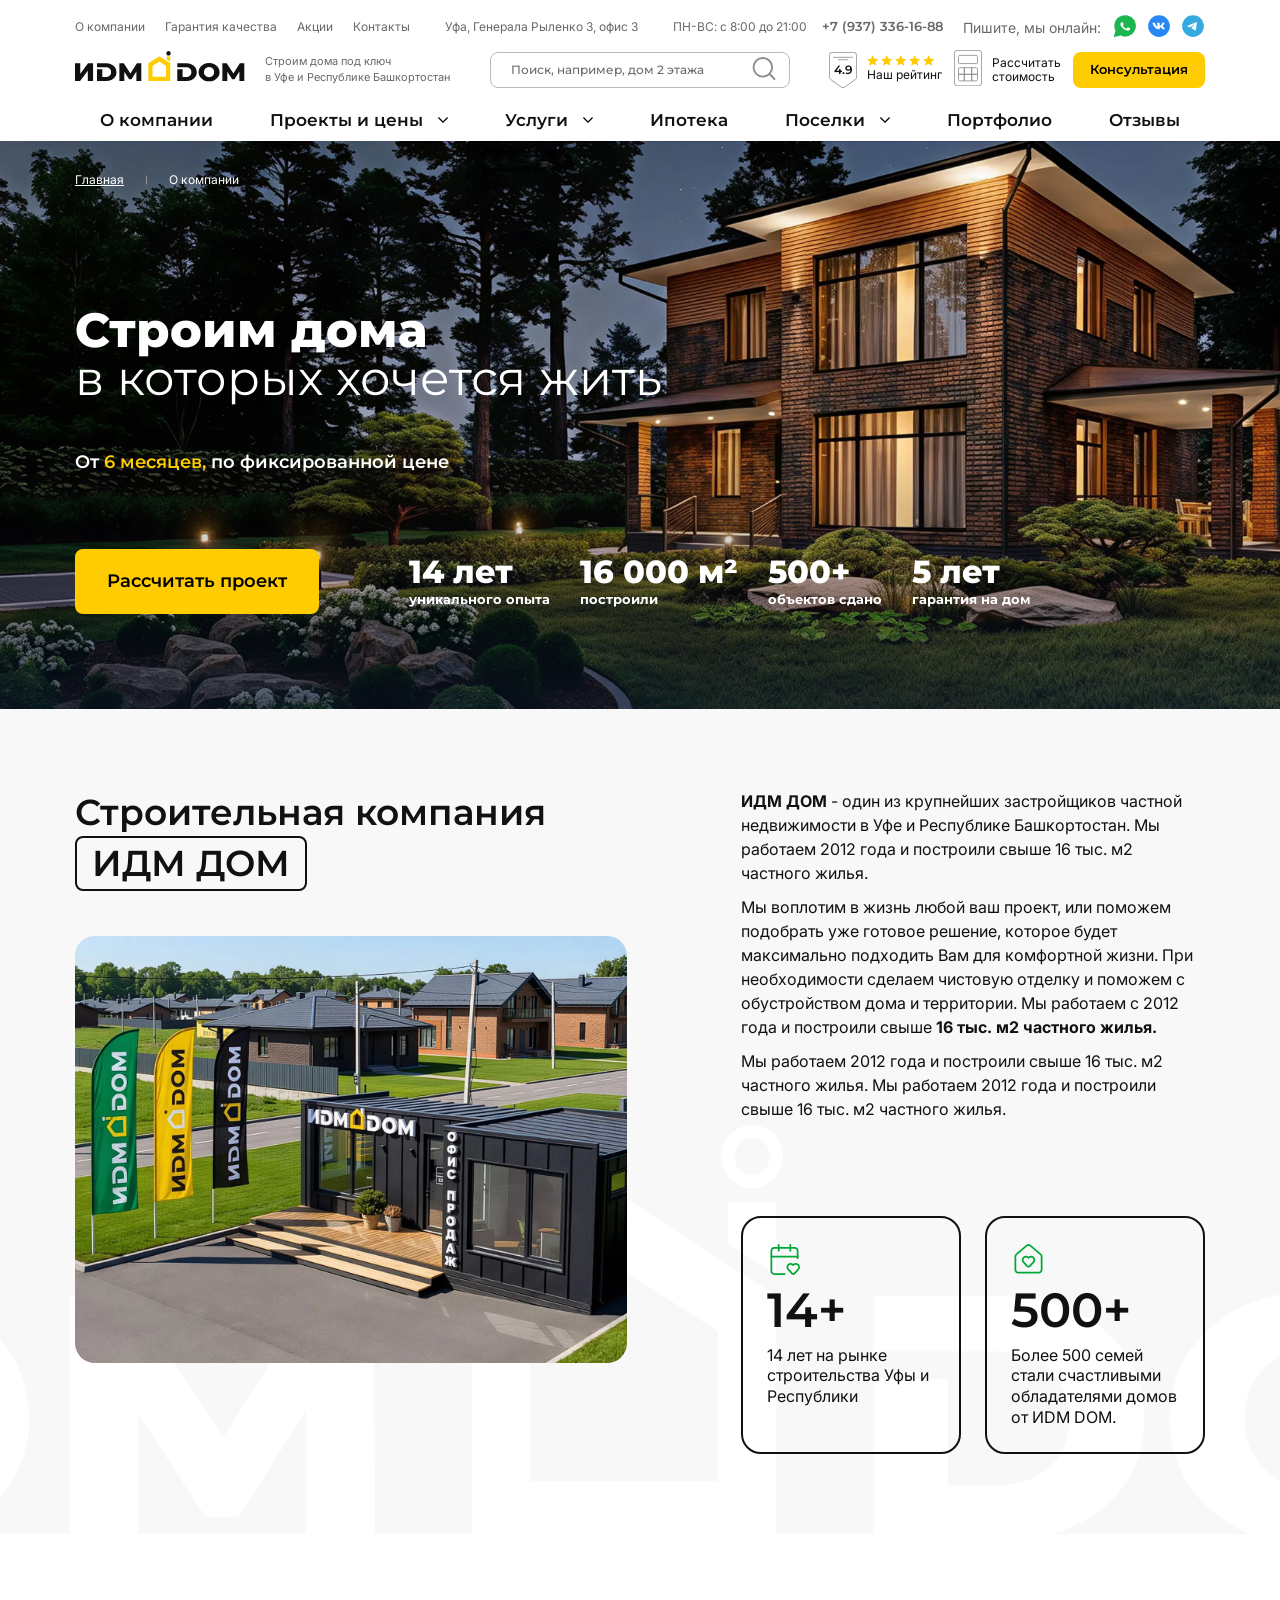
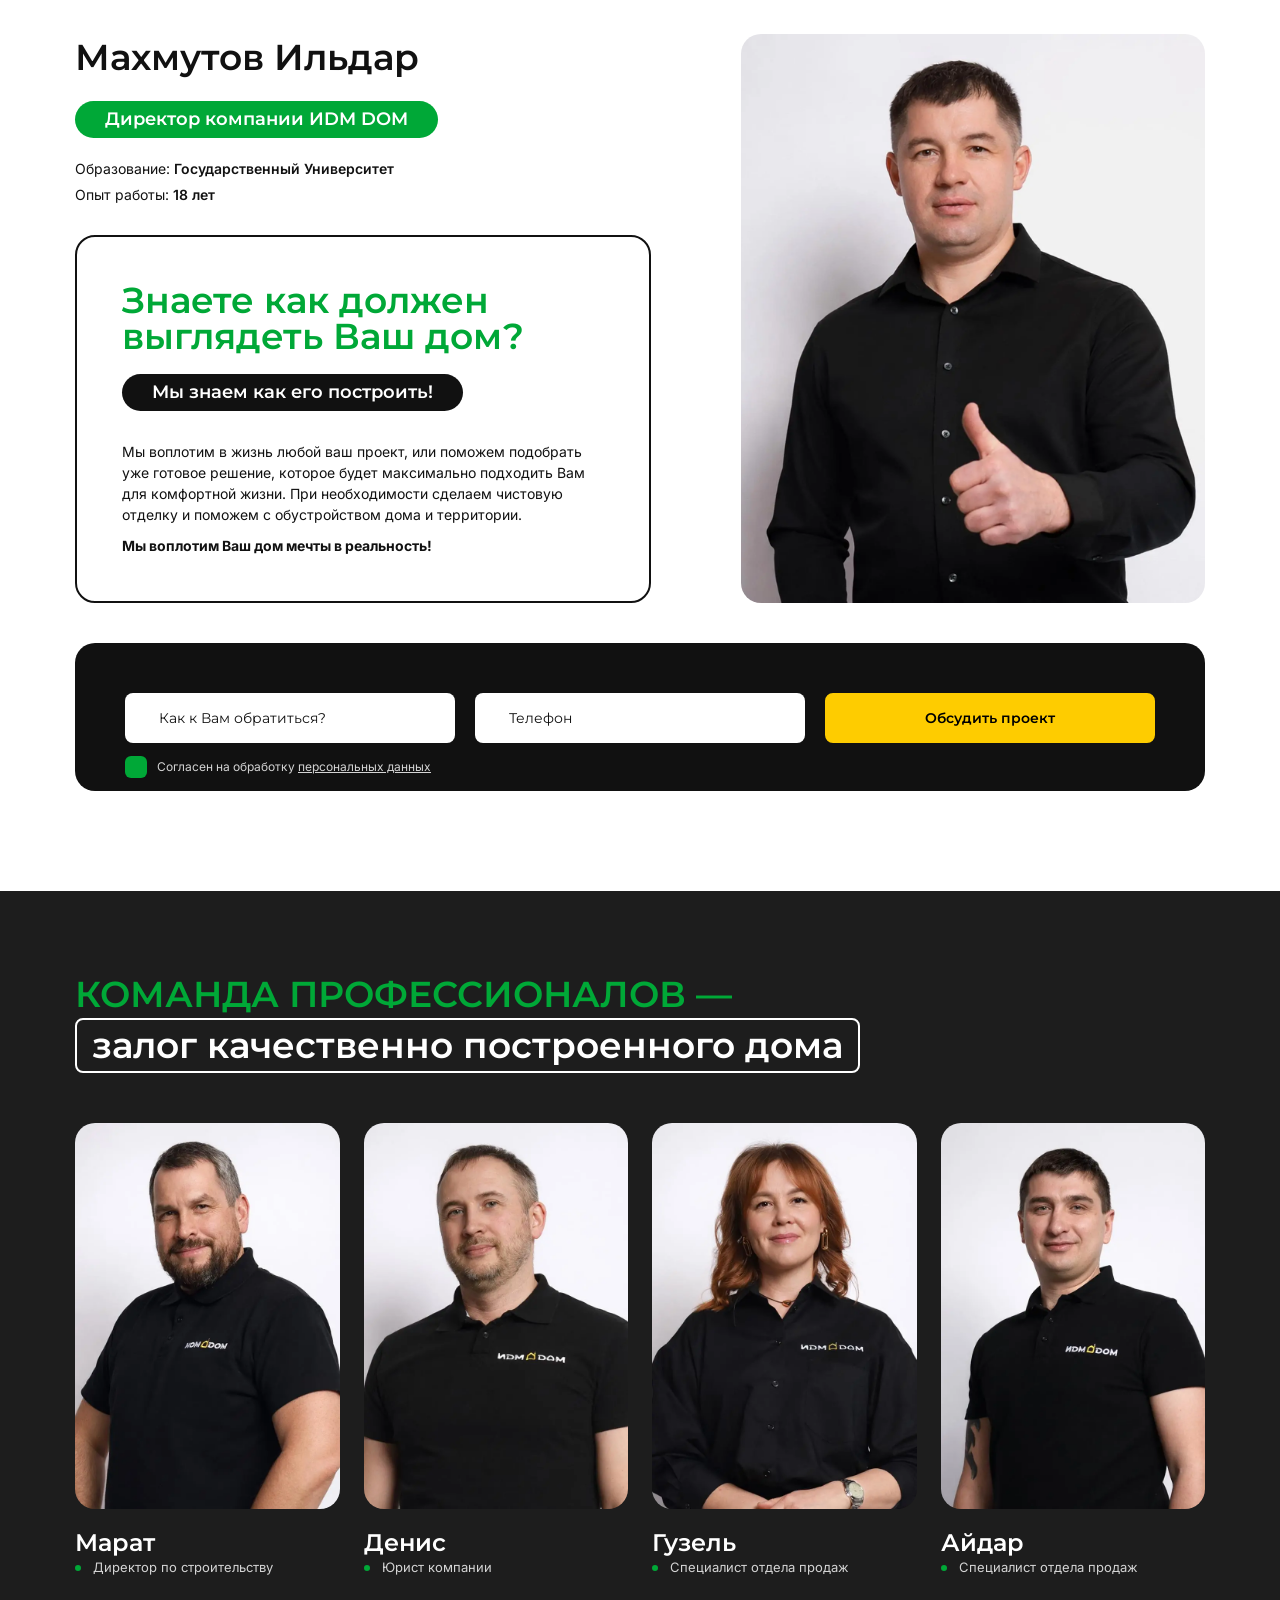
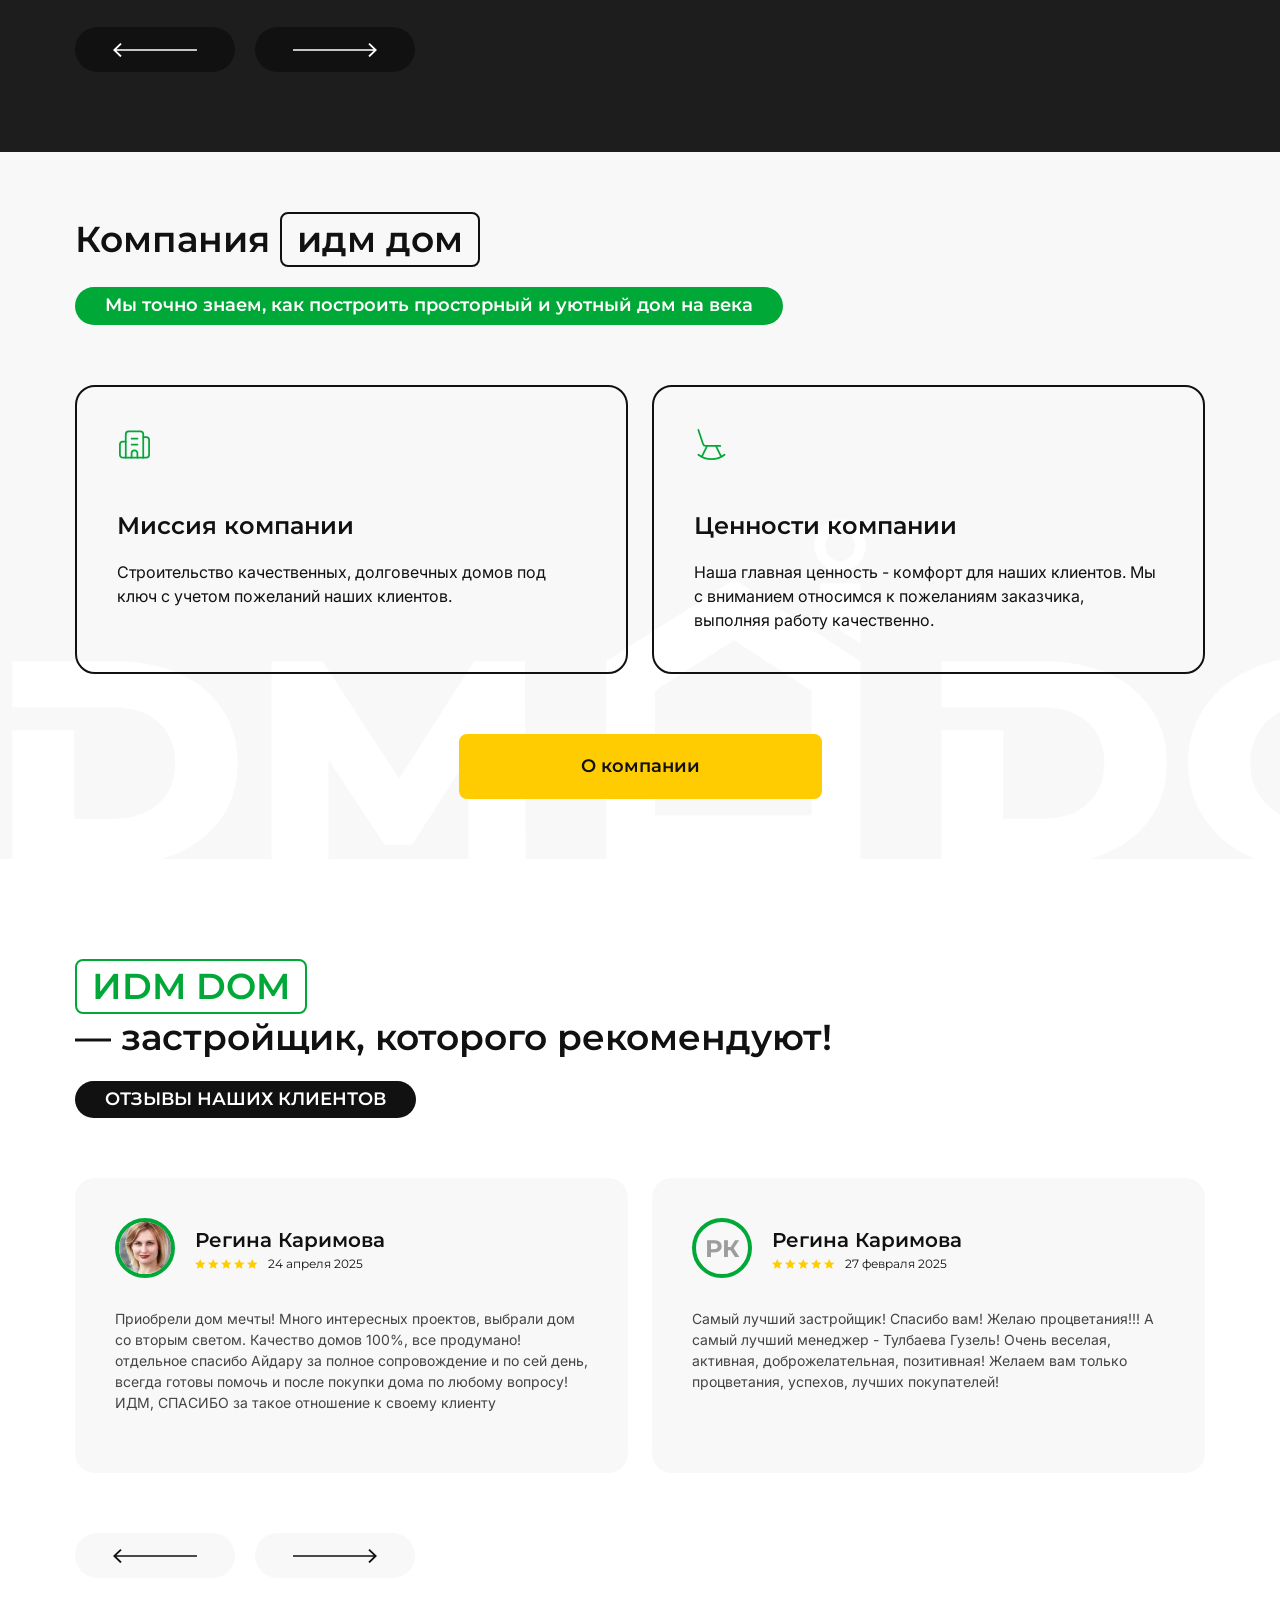
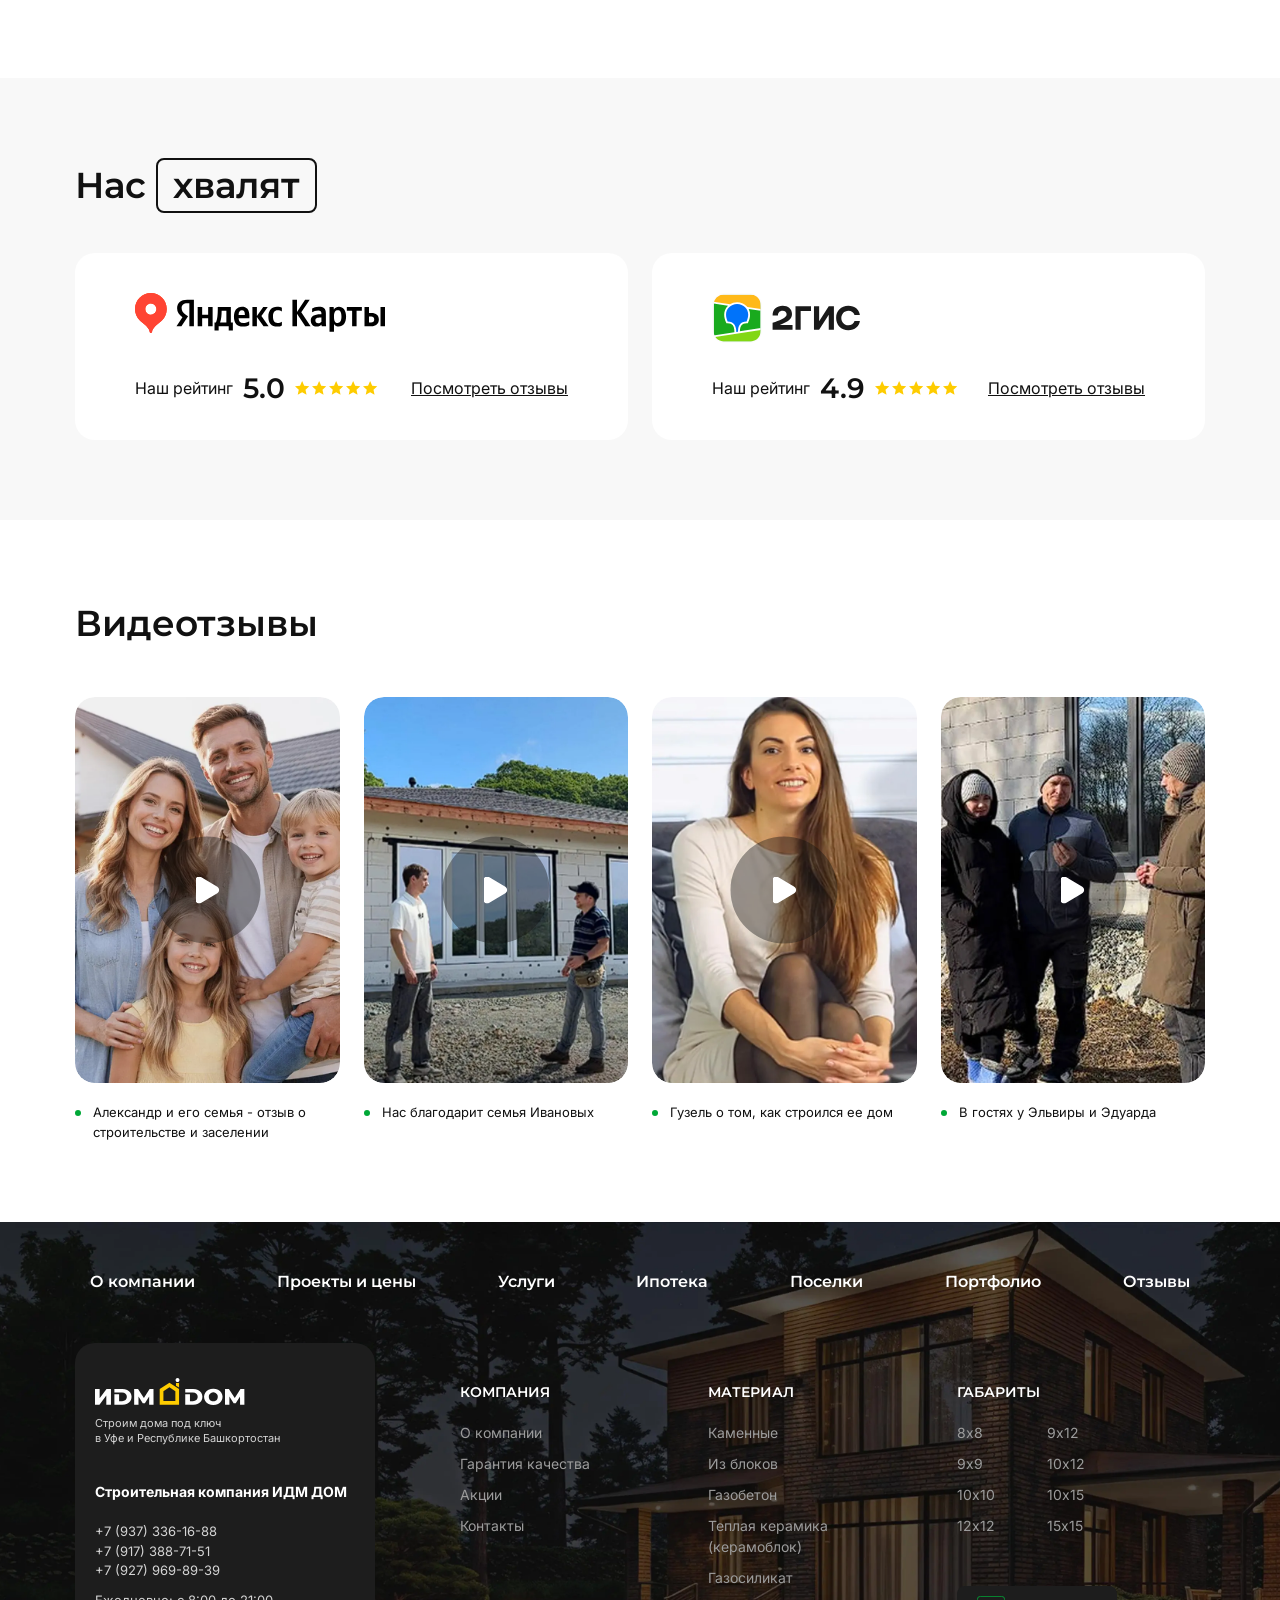
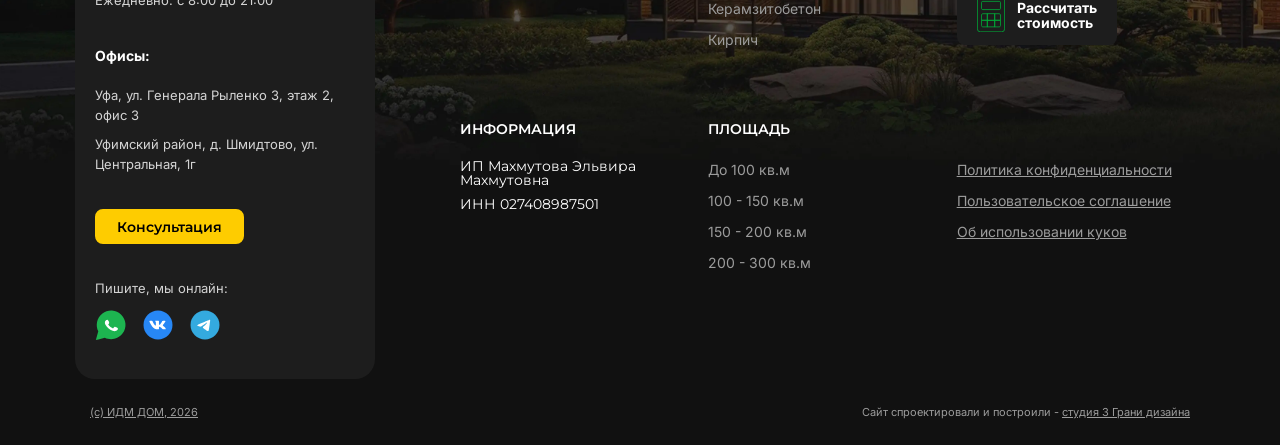
<file: about.html>
<!DOCTYPE html>
<html lang="en">

<head>
	<meta charset="UTF-8">
	<meta name="viewport" content="width=device-width, initial-scale=1.0">
	<meta name="keywords" content="">
	<link rel="stylesheet" href="css/libs.min.css">
	<link rel="stylesheet" href="css/style.min.css">
	<script src="https://api-maps.yandex.ru/2.1/?lang=ru_RU&apikey=9133eb49-3a97-4b2d-90be-6b80a97a5036" type="text/javascript"></script>
	<title>О компании</title>
</head>


<body>
	<div class="wrapper">
		<header class="header">
    <div class="container">
        <div class="header__inner">
            <div class="header-top">
                <ul class="header__list">
                    <li><a href="">О компании</a></li>
                    <li><a href="">Гарантия качества</a></li>
                    <li><a href="">Акции</a></li>
                    <li><a href="">Контакты</a></li>
                </ul>
                <div class="header__location">
                    Уфа, Генерала Рыленко 3, офис 3
                </div>
                <div class="header__group">
                    <div class="header__subgroup">
                        <div class="header__schedule">ПН-ВС: с 8:00 до 21:00</div>
                        <a class="header__phone" href="tel:+79373361688">+7 (937) 336-16-88</a>
                    </div>
                    <div class="header__subgroup2">
                        <div class="header__text">Пишите, мы онлайн:</div>
                        <div class="header__socials">
                            <a class="header__social" href="">
                                <svg width="32" height="32" viewBox="0 0 32 32" fill="none" xmlns="http://www.w3.org/2000/svg">
                                    <g clip-path="url(#clip0_971_19864)">
                                        <path class="path1" d="M17.0508 1.53027C20.502 1.753 23.758 3.20818 26.2207 5.63086C28.6835 8.05384 30.1876 11.2821 30.4561 14.7227C30.7245 18.1633 29.7394 21.5846 27.6816 24.3584C25.624 27.1321 22.6323 29.0724 19.2568 29.8242C16.0793 30.5319 12.7612 30.1414 9.84277 28.7285L3.38574 30.4492L0.875977 31.1182L1.55176 28.6094L3.26465 22.248C1.81522 19.3599 1.38348 16.0616 2.05176 12.8887C2.76313 9.51147 4.67236 6.50387 7.42773 4.41797C10.1829 2.33225 13.5996 1.3076 17.0508 1.53027Z" fill="#1DB550" stroke="#A6F6C1" stroke-width="3"/>
                                        <path fill-rule="evenodd" clip-rule="evenodd" d="M21.3547 18.3285C21.0895 18.1286 20.779 17.988 20.4469 17.9172C20.1147 17.8465 19.7696 17.8475 19.438 17.9202C18.9396 18.1136 18.6176 18.8442 18.2956 19.2096C18.2277 19.2971 18.1279 19.3586 18.015 19.3823C17.9021 19.406 17.7838 19.3905 17.6822 19.3385C15.8578 18.6708 14.3285 17.4465 13.3428 15.8643C13.2587 15.7656 13.2189 15.6402 13.2318 15.5146C13.2447 15.389 13.3092 15.273 13.4118 15.1909C13.7709 14.8588 14.0346 14.4473 14.1785 13.9947C14.2104 13.4954 14.088 12.9981 13.8258 12.562C13.6231 11.9507 13.2373 11.4063 12.7141 10.9933C12.4442 10.8799 12.145 10.8418 11.8525 10.8838C11.56 10.9257 11.2868 11.0458 11.0657 11.2296C10.682 11.539 10.3774 11.9248 10.1743 12.3587C9.97133 12.7926 9.87508 13.2635 9.89267 13.7368C9.89385 14.0026 9.9299 14.2672 10 14.5248C10.178 15.1436 10.4518 15.7348 10.8127 16.2798C11.0731 16.6972 11.3571 17.1013 11.6637 17.4904C12.6601 18.7683 13.9125 19.8533 15.3515 20.6852C16.0736 21.1079 16.8454 21.4516 17.6516 21.7095C18.489 22.0642 19.4137 22.2004 20.3273 22.1035C20.8479 22.0299 21.3411 21.8379 21.7636 21.5443C22.186 21.2508 22.5248 20.8648 22.7501 20.4202C22.8824 20.1516 22.9226 19.8513 22.8651 19.5606C22.7271 18.966 21.876 18.615 21.3547 18.3285Z" fill="white"/>
                                    </g>
                                    <defs>
                                        <clipPath id="clip0_971_19864">
                                            <rect width="32" height="32" fill="white"/>
                                        </clipPath>
                                    </defs>
                                </svg>
                            </a>
                            <a class="header__social" href="">
                                <svg width="32" height="32" viewBox="0 0 32 32" fill="none" xmlns="http://www.w3.org/2000/svg">
                                    <g clip-path="url(#clip0_971_19867)">
                                        <path class="path1" d="M16 1.5C24.0081 1.5 30.5 7.99188 30.5 16C30.5 24.0081 24.0081 30.5 16 30.5C7.99188 30.5 1.5 24.0081 1.5 16C1.5 7.99188 7.99188 1.5 16 1.5Z" fill="#2787F5" stroke="#A7E5FF" stroke-width="3"/>
                                        <path fill-rule="evenodd" clip-rule="evenodd" d="M23.4247 12.2548C23.5392 11.9165 23.4247 11.668 22.88 11.668H21.0785C20.6205 11.668 20.4093 11.8827 20.2948 12.1195C20.2948 12.1195 19.3787 14.0984 18.0809 15.3838C17.661 15.7559 17.4701 15.8743 17.2411 15.8743C17.1266 15.8743 16.9609 15.7559 16.9609 15.4177V12.2548C16.9609 11.8489 16.8279 11.668 16.4462 11.668H13.6153C13.3291 11.668 13.1569 11.8564 13.1569 12.0349C13.1569 12.4197 13.8058 12.5085 13.8727 13.591V15.942C13.8727 16.4574 13.7676 16.5509 13.5386 16.5509C12.9279 16.5509 11.4424 14.5631 10.5613 12.2886C10.3886 11.8465 10.2154 11.668 9.75505 11.668H7.95359C7.43888 11.668 7.33594 11.8827 7.33594 12.1195C7.33594 12.5423 7.94667 14.6396 10.1796 17.4135C11.6682 19.3078 13.7656 20.3346 15.6741 20.3346C16.8192 20.3346 16.9609 20.1066 16.9609 19.7137V18.282C16.9609 17.8259 17.0694 17.7348 17.432 17.7348C17.6992 17.7348 18.1572 17.8532 19.226 18.7666C20.4474 19.849 20.6488 20.3346 21.3359 20.3346H23.1373C23.652 20.3346 23.9094 20.1066 23.7609 19.6565C23.5984 19.2079 23.0153 18.5571 22.2415 17.7856C21.8216 17.3458 21.1918 16.8723 21.0009 16.6354C20.7337 16.331 20.8101 16.1957 21.0009 15.9251C21.0009 15.9251 23.1957 13.1851 23.4247 12.2548Z" fill="white"/>
                                    </g>
                                    <defs>
                                        <clipPath id="clip0_971_19867">
                                            <rect width="32" height="32" fill="white"/>
                                        </clipPath>
                                    </defs>
                                </svg>
                            </a>
                            <a class="header__social" href="">
                                <svg width="32" height="32" viewBox="0 0 32 32" fill="none" xmlns="http://www.w3.org/2000/svg">
                                    <g clip-path="url(#clip0_971_19870)">
                                        <path class="path1" d="M16 1.5C24.0081 1.5 30.5 7.99188 30.5 16C30.5 24.0081 24.0081 30.5 16 30.5C7.99188 30.5 1.5 24.0081 1.5 16C1.5 7.99188 7.99188 1.5 16 1.5Z" fill="#34AADF" stroke="#BAEAFF" stroke-width="3"/>
                                        <path d="M9.00013 15.7074C9.00013 15.7074 14.7497 13.2342 16.7438 12.3633C17.5082 12.015 20.1005 10.9002 20.1005 10.9002C20.1005 10.9002 21.2969 10.4126 21.1972 11.5969C21.164 12.0846 20.8981 13.7915 20.6322 15.6378C20.2334 18.2504 19.8014 21.1068 19.8014 21.1068C19.8014 21.1068 19.7349 21.9081 19.1699 22.0474C18.6049 22.1867 17.6743 21.5597 17.5082 21.4203C17.3752 21.3159 15.0156 19.7483 14.1515 18.9819C13.9188 18.7729 13.653 18.3549 14.1847 17.8672C15.3812 16.7177 16.8102 15.2894 17.6743 14.3838C18.0732 13.9657 18.472 12.9903 16.8102 14.1747C14.4506 15.8816 12.1242 17.484 12.1242 17.484C12.1242 17.484 11.5924 17.8324 10.5954 17.5188C9.59832 17.2054 8.43511 16.7873 8.43511 16.7873C8.43511 16.7873 7.63753 16.2648 9.00013 15.7074Z" fill="white"/>
                                    </g>
                                    <defs>
                                        <clipPath id="clip0_971_19870">
                                            <rect width="32" height="32" fill="white"/>
                                        </clipPath>
                                    </defs>
                                </svg>
                            </a>
                        </div>
                    </div>
                </div>
            </div>
            <div class="header-center">
                <div class="header__group2">
                    <a class="header__logo" href="index.html">
                        <img src="img/logo.svg" alt="">
                    </a>
                    <div class="header__text2">
                        Строим дома под ключ <br> в Уфе и Республике Башкортостан
                    </div>
                </div>
                <div class="search">
                    <input class="search-input" type="search" placeholder="Поиск, например, дом 2 этажа">
                    <button class="search-btn">
                        <svg width="30" height="30" viewBox="0 0 30 30" fill="none" xmlns="http://www.w3.org/2000/svg">
                            <path d="M13.75 23.75C19.2728 23.75 23.75 19.2728 23.75 13.75C23.75 8.22715 19.2728 3.75 13.75 3.75C8.22715 3.75 3.75 8.22715 3.75 13.75C3.75 19.2728 8.22715 23.75 13.75 23.75Z" stroke="#8D8D8D" stroke-width="2" stroke-linecap="round" stroke-linejoin="round"/>
                            <path d="M26.25 26.25L20.875 20.875" stroke="#8D8D8D" stroke-width="2" stroke-linecap="round" stroke-linejoin="round"/>
                        </svg>
                    </button>
                </div>
                <div class="header__group3">
                    <div class="rating">
                        <div class="rating-group">
                            <div class="rating-icon">
                                <img src="img/rating-icon.svg" alt="">
                            </div>
                            <div class="rating-number">4.9</div>
                        </div>
                        <div class="rating-group2">
                            <div class="stars">
                                <span><img src="img/star.svg" alt=""></span>
                                <span><img src="img/star.svg" alt=""></span>
                                <span><img src="img/star.svg" alt=""></span>
                                <span><img src="img/star.svg" alt=""></span>
                                <span><img src="img/star.svg" alt=""></span>
                            </div>
                            <div class="rating-text">Наш рейтинг</div>
                        </div>
                    </div>
                    <a href="" class="calculator">
                        <span class="calculator-icon">
                            <svg width="34" height="44" viewBox="0 0 34 44" fill="none" xmlns="http://www.w3.org/2000/svg">
                                <g clip-path="url(#clip0_971_21348)">
                                    <rect x="0.5" y="0.5" width="33" height="43" rx="3.5" stroke="#8D8D8D"/>
                                    <rect x="5.5" y="6.5" width="23" height="10" rx="1.5" stroke="#8D8D8D"/>
                                    <path d="M7 21.5H12.5V29.5H5.5V23C5.5 22.1716 6.17157 21.5 7 21.5Z" stroke="#8D8D8D"/>
                                    <path d="M12.5 29.5V37.5H7C6.17157 37.5 5.5 36.8284 5.5 36V29.5H12.5Z" stroke="#8D8D8D"/>
                                    <rect x="12.5" y="21.5" width="9" height="8" stroke="#8D8D8D"/>
                                    <rect x="12.5" y="29.5" width="9" height="8" stroke="#8D8D8D"/>
                                    <path d="M27 21.5C27.8284 21.5 28.5 22.1716 28.5 23V29.5H21.5V21.5H27Z" stroke="#8D8D8D"/>
                                    <path d="M28.5 29.5V36C28.5 36.8284 27.8284 37.5 27 37.5H21.5V29.5H28.5Z" stroke="#8D8D8D"/>
                                </g>
                                <defs>
                                    <clipPath id="clip0_971_21348">
                                    <rect width="34" height="44" fill="white"/>
                                    </clipPath>
                                </defs>
                            </svg>
                        </span>
                        <span class="calculator-text">Рассчитать <br> стоимость</span>
                    </a>
                    <button class="header__btn btn btn-yellow">
                        <span>Консультация</span>
                    </button>
                </div>
            </div>
            <div class="header-bottom">
                <ul class="header__list2">
                    <li>
                        <div class="header__item">
                            <a class="header__item-show" href="">О компании</a>
                        </div>
                    </li>
                    <li>
                        <div class="header__item">
                            <div class="header__item-show">
                                <div class="header__item-title">Проекты и цены</div>
                                <div class="header__item-arrow">
                                    <svg width="10" height="6" viewBox="0 0 10 6" fill="none" xmlns="http://www.w3.org/2000/svg">
                                        <path d="M5 5.89583L0 0.895833L0.895833 0L5 4.125L9.10417 0.020833L10 0.916666L5 5.89583Z" fill="black"/>
                                    </svg>
                                </div>
                            </div>
                            <div class="header__item-hidden">
                                <div class="header__subitems">
                                    <div class="header__subitem">
                                        <div class="header__subitem-title">МАТЕРИАЛ</div>
                                        <ul class="header__subitem-list">
                                            <li><a href="">Каменные</a></li>
                                            <li><a href="">Из блоков</a></li>
                                            <li><a href="">Газобетон</a></li>
                                            <li><a href="">Теплая керамика (керамоблок)</a></li>
                                            <li><a href="">Газосиликат</a></li>
                                            <li><a href="">Керамзитобетон</a></li>
                                            <li><a href="">Кирпич</a></li>
                                        </ul>
                                    </div>
                                    <div class="header__subitem">
                                        <div class="header__subitem-group">
                                            <div class="header__subitem-title">ПЛОЩАДЬ</div>
                                            <ul class="header__subitem-list">
                                                <li><a href="">До 100 кв.м</a></li>
                                                <li><a href="">100 - 150 кв.м</a></li>
                                                <li><a href="">150 - 200 кв.м</a></li>
                                                <li><a href="">200 - 300 кв.м</a></li>
                                            </ul>
                                        </div>
                                        <div class="header__subitem-group">
                                            <div class="header__subitem-title">ЭТАЖНОСТЬ</div>
                                            <ul class="header__subitem-list">
                                                <li><a href="">Одноэтажные</a></li>
                                                <li><a href="">Двухэтажные</a></li>
                                            </ul>
                                        </div>
                                    </div>
                                    <div class="header__subitem">
                                        <div class="header__subitem-title">ГАБАРИТЫ</div>
                                        <nav class="header__subitem-nav">
                                            <ul class="header__subitem-list">
                                                <li><a href="">8х8</a></li>
                                                <li><a href="">9х9</a></li>
                                                <li><a href="">10х10</a></li>
                                                <li><a href="">12х12</a></li>
                                            </ul>
                                            <ul class="header__subitem-list">
                                                <li><a href="">9х12</a></li>
                                                <li><a href="">10х12</a></li>
                                                <li><a href="">10х15</a></li>
                                                <li><a href="">15х15</a></li>
                                            </ul>
                                        </nav>
                                    </div>
                                    <div class="header__subitem">
                                        <div class="header__subitem-title">МАТЕРИАЛ</div>
                                        <ul class="header__subitem-list">
                                            <li><a href="">С террасой</a></li>
                                            <li><a href="">С балконом</a></li>
                                            <li><a href="">Со вторым светом</a></li>
                                            <li><a href="">С сауной</a></li>
                                            <li><a href="">С баней</a></li>
                                            <li><a href="">С гаражом</a></li>
                                            <li><a href="">С панорамными окнами</a></li>
                                            <li><a href="">С котельной</a></li>
                                            <li><a href="">С подвалом</a></li>
                                        </ul>
                                    </div>
                                    <div class="header__subitem">
                                        <div class="header__subitem-title">СТИЛЬ</div>
                                        <ul class="header__subitem-list">
                                            <li><a href="">Лофт</a></li>
                                            <li><a href="">Европейский</a></li>
                                            <li><a href="">Русский</a></li>
                                            <li><a href="">Классический</a></li>
                                            <li><a href="">Фахверк</a></li>
                                            <li><a href="">Барнхаус</a></li>
                                            <li><a href="">Минимализм</a></li>
                                            <li><a href="">Модерн</a></li>
                                        </ul>
                                    </div>
                                </div>
                            </div>
                        </div>
                    </li>
                    <li>
                        <div class="header__item">
                            <div class="header__item-show">
                                <div class="header__item-title">Услуги</div>
                                <div class="header__item-arrow">
                                    <svg width="10" height="6" viewBox="0 0 10 6" fill="none" xmlns="http://www.w3.org/2000/svg">
                                        <path d="M5 5.89583L0 0.895833L0.895833 0L5 4.125L9.10417 0.020833L10 0.916666L5 5.89583Z" fill="black"/>
                                    </svg>
                                </div>
                            </div>
                            <div class="header__item-hidden">
                                <div class="header__subitems--2">
                                    <div class="header__subitem">
                                        <div class="header__subitem-title">Подготовительные этапы</div>
                                        <ul class="header__subitem-list">
                                            <li><a href="">Подбор земельного участка</a></li>
                                            <li><a href="">Проектирование</a></li>
                                        </ul>
                                    </div>
                                    <div class="header__subitem">
                                        <div class="header__subitem-title">Строительные работы</div>
                                        <ul class="header__subitem-list">
                                            <li><a href="">Фундамент</a></li>
                                            <li><a href="">Коробка</a></li>
                                            <li><a href="">Кровля</a></li>
                                            <li><a href="">Фасадные работы</a></li>
                                            <li><a href="">Отделка помещений</a></li>
                                        </ul>
                                    </div>
                                    <div class="header__subitem">
                                        <div class="header__subitem-title">Инженерные системы</div>
                                        <ul class="header__subitem-list">
                                            <li><a href="">Канализация</a></li>
                                            <li><a href="">Водоотведение</a></li>
                                            <li><a href="">Водоподготовка</a></li>
                                            <li><a href="">Электротехнические работы</a></li>
                                            <li><a href="">Вентиляция</a></li>
                                        </ul>
                                    </div>
                                    <div class="header__subitem">
                                        <div class="header__subitem-title">Благоустройство участка</div>
                                        <ul class="header__subitem-list">
                                            <li><a href="">Строительство бассейнов</a></li>
                                            <li><a href="">Строительство заборов</a></li>
                                            <li><a href="">Строительство беседок</a></li>
                                            <li><a href="">Строительство гаража</a></li>
                                            <li><a href="">Строительство терассы</a></li>
                                            <li><a href="">Ландшафтный дизайн</a></li>
                                        </ul>
                                    </div>
                                </div>
                            </div>
                        </div>
                    </li>
                    <li>
                        <div class="header__item">
                            <a class="header__item-show" href="">Ипотека</a>
                        </div>
                    </li>
                    <li>
                        <div class="header__item">
                            <div class="header__item-show">
                                <div class="header__item-title">Поселки</div>
                                <div class="header__item-arrow">
                                    <svg width="10" height="6" viewBox="0 0 10 6" fill="none" xmlns="http://www.w3.org/2000/svg">
                                        <path d="M5 5.89583L0 0.895833L0.895833 0L5 4.125L9.10417 0.020833L10 0.916666L5 5.89583Z" fill="black"/>
                                    </svg>
                                </div>
                            </div>
                            <div class="header__item-hidden">
                                <div class="header__subitems--3">
                                    <a href="" class="header__subitem2">
                                        <div class="header__subitem2-img">
                                            <img src="img/header-img.webp" alt="">
                                        </div>
                                        <div class="header__subitem2-desc">
                                            <div class="header__subitem2-title">Коттеджный поселок <br> АРХИТЕКТУРА</div>
                                            <div class="header__subitem2-text">деревня Шмидтово</div>
                                        </div>
                                    </a>
                                    <a href="" class="header__subitem2">
                                        <div class="header__subitem2-img">
                                            <img src="img/header-img2.webp" alt="">
                                        </div>
                                        <div class="header__subitem2-desc">
                                            <div class="header__subitem2-title">Коттеджный поселок <br> АРХИТЕКТУРА - 2</div>
                                            <div class="header__subitem2-text">Скоро</div>
                                        </div>
                                    </a>
                                </div>
                            </div>
                        </div>
                    </li>
                    <li>
                        <div class="header__item">
                            <a class="header__item-show" href="">Портфолио</a>
                        </div>
                    </li>
                    <li>
                        <div class="header__item">
                            <a class="header__item-show" href="">Отзывы</a>
                        </div>
                    </li>
                </ul>
            </div>
            <div class="header-mob">
                <div class="header-mob__wrap">
                    <a class="header__logo" href="index.html">
                        <img src="img/logo.svg" alt="">
                    </a>
                    <div class="header-mob__group">
                        <a class="header-mob__phone" href="+79373361688">
                            <svg width="22" height="22" viewBox="0 0 22 22" fill="none" xmlns="http://www.w3.org/2000/svg">
                                <path d="M20.8881 15.9201V18.9201C20.8892 19.1986 20.8322 19.4743 20.7206 19.7294C20.6091 19.9846 20.4454 20.2137 20.2402 20.402C20.035 20.5902 19.7927 20.7336 19.5289 20.8228C19.265 20.912 18.9855 20.9452 18.7081 20.9201C15.631 20.5857 12.6751 19.5342 10.0781 17.8501C7.66194 16.3148 5.61345 14.2663 4.07812 11.8501C2.38809 9.2413 1.33636 6.27109 1.00812 3.1801C0.983127 2.90356 1.01599 2.62486 1.10462 2.36172C1.19324 2.09859 1.33569 1.85679 1.52288 1.65172C1.71008 1.44665 1.93792 1.28281 2.19191 1.17062C2.44589 1.05843 2.72046 1.00036 2.99812 1.0001H5.99812C6.48342 0.995321 6.95391 1.16718 7.32188 1.48363C7.68985 1.80008 7.93019 2.23954 7.99812 2.7201C8.12474 3.68016 8.35957 4.62282 8.69812 5.5301C8.83266 5.88802 8.86178 6.27701 8.78202 6.65098C8.70227 7.02494 8.51698 7.36821 8.24812 7.6401L6.97812 8.9101C8.40167 11.4136 10.4746 13.4865 12.9781 14.9101L14.2481 13.6401C14.52 13.3712 14.8633 13.1859 15.2372 13.1062C15.6112 13.0264 16.0002 13.0556 16.3581 13.1901C17.2654 13.5286 18.2081 13.7635 19.1681 13.8901C19.6539 13.9586 20.0975 14.2033 20.4146 14.5776C20.7318 14.9519 20.9003 15.4297 20.8881 15.9201Z" stroke="white" stroke-width="2" stroke-linecap="round" stroke-linejoin="round"/>
                            </svg>
                        </a>
                        <div class="burger">
                            <span></span>
                            <span></span>
                            <span></span>
                        </div>
                    </div>
                </div>
                <div class="header__text2">
                    Строим дома под ключ в Уфе и Республике Башкортостан
                </div>
            </div>
            <div class="menu">
                <div class="menu__top">
                    <a class="header__logo" href="index.html">
                        <img src="img/logo.svg" alt="">
                    </a>
                    <div class="menu__group">
                        <a href="" class="menu__phone">
                            <svg width="22" height="22" viewBox="0 0 22 22" fill="none" xmlns="http://www.w3.org/2000/svg">
                                <path d="M20.8881 15.9201V18.9201C20.8892 19.1986 20.8322 19.4743 20.7206 19.7294C20.6091 19.9846 20.4454 20.2137 20.2402 20.402C20.035 20.5902 19.7927 20.7336 19.5289 20.8228C19.265 20.912 18.9855 20.9452 18.7081 20.9201C15.631 20.5857 12.6751 19.5342 10.0781 17.8501C7.66194 16.3148 5.61345 14.2663 4.07812 11.8501C2.38809 9.2413 1.33636 6.27109 1.00812 3.1801C0.983127 2.90356 1.01599 2.62486 1.10462 2.36172C1.19324 2.09859 1.33569 1.85679 1.52288 1.65172C1.71008 1.44665 1.93792 1.28281 2.19191 1.17062C2.44589 1.05843 2.72046 1.00036 2.99812 1.0001H5.99812C6.48342 0.995321 6.95391 1.16718 7.32188 1.48363C7.68985 1.80008 7.93019 2.23954 7.99812 2.7201C8.12474 3.68016 8.35957 4.62282 8.69812 5.5301C8.83266 5.88802 8.86178 6.27701 8.78202 6.65098C8.70227 7.02494 8.51698 7.36821 8.24812 7.6401L6.97812 8.9101C8.40167 11.4136 10.4746 13.4865 12.9781 14.9101L14.2481 13.6401C14.52 13.3712 14.8633 13.1859 15.2372 13.1062C15.6112 13.0264 16.0002 13.0556 16.3581 13.1901C17.2654 13.5286 18.2081 13.7635 19.1681 13.8901C19.6539 13.9586 20.0975 14.2033 20.4146 14.5776C20.7318 14.9519 20.9003 15.4297 20.8881 15.9201Z" stroke="#111111" stroke-width="2" stroke-linecap="round" stroke-linejoin="round"/>
                            </svg>
                        </a>
                        <div class="menu__close">
                            <svg width="9" height="9" viewBox="0 0 9 9" fill="none" xmlns="http://www.w3.org/2000/svg">
                                <path d="M0.673077 8.75L0 8.07692L3.70192 4.375L0 0.673077L0.673077 0L4.375 3.70192L8.07692 0L8.75 0.673077L5.04808 4.375L8.75 8.07692L8.07692 8.75L4.375 5.04808L0.673077 8.75Z" fill="#111111"/>
                            </svg>
                        </div>
                    </div>
                </div>
                <div class="search">
                    <input class="search-input" type="search" placeholder="Поиск, например, дом 2 этажа">
                    <button class="search-btn">
                        <svg width="30" height="30" viewBox="0 0 30 30" fill="none" xmlns="http://www.w3.org/2000/svg">
                            <path d="M13.75 23.75C19.2728 23.75 23.75 19.2728 23.75 13.75C23.75 8.22715 19.2728 3.75 13.75 3.75C8.22715 3.75 3.75 8.22715 3.75 13.75C3.75 19.2728 8.22715 23.75 13.75 23.75Z" stroke="#8D8D8D" stroke-width="2" stroke-linecap="round" stroke-linejoin="round"/>
                            <path d="M26.25 26.25L20.875 20.875" stroke="#8D8D8D" stroke-width="2" stroke-linecap="round" stroke-linejoin="round"/>
                        </svg>
                    </button>
                </div>
                <ul class="header__list2">
                    <li>
                        <div class="header__item">
                            <a class="header__item-show" href="">О компании</a>
                        </div>
                    </li>
                    <li>
                        <div class="header__item">
                            <div class="header__item-show item-show">
                                <div class="header__item-title">Проекты и цены</div>
                                <div class="header__item-arrow">
                                    <svg width="10" height="6" viewBox="0 0 10 6" fill="none" xmlns="http://www.w3.org/2000/svg">
                                        <path d="M5 5.89583L0 0.895833L0.895833 0L5 4.125L9.10417 0.020833L10 0.916666L5 5.89583Z" fill="black"/>
                                    </svg>
                                </div>
                            </div>
                            <div class="header__item-hidden item-hidden">
                                <div class="header__subitems">
                                    <div class="header__subitem">
                                        <div class="header__subitem-title item-show">МАТЕРИАЛ</div>
                                        <div class="item-hidden">
                                            <ul class="header__subitem-list">
                                                <li><a href="">Каменные</a></li>
                                                <li><a href="">Из блоков</a></li>
                                                <li><a href="">Газобетон</a></li>
                                                <li><a href="">Теплая керамика (керамоблок)</a></li>
                                                <li><a href="">Газосиликат</a></li>
                                                <li><a href="">Керамзитобетон</a></li>
                                                <li><a href="">Кирпич</a></li>
                                            </ul>
                                        </div>
                                    </div>
                                    <div class="header__subitem">
                                        <div class="header__subitem-group">
                                            <div class="header__subitem-title item-show">ПЛОЩАДЬ</div>
                                            <div class="item-hidden">
                                                <ul class="header__subitem-list">
                                                    <li><a href="">До 100 кв.м</a></li>
                                                    <li><a href="">100 - 150 кв.м</a></li>
                                                    <li><a href="">150 - 200 кв.м</a></li>
                                                    <li><a href="">200 - 300 кв.м</a></li>
                                                </ul>
                                            </div>
                                        </div>
                                        <div class="header__subitem-group">
                                            <div class="header__subitem-title item-show">ЭТАЖНОСТЬ</div>
                                            <div class="item-hidden">
                                                <ul class="header__subitem-list">
                                                    <li><a href="">Одноэтажные</a></li>
                                                    <li><a href="">Двухэтажные</a></li>
                                                </ul>
                                            </div>
                                        </div>
                                    </div>
                                    <div class="header__subitem">
                                        <div class="header__subitem-title item-show">ГАБАРИТЫ</div>
                                        <div class="item-hidden">
                                            <nav class="header__subitem-nav">
                                                <ul class="header__subitem-list">
                                                    <li><a href="">8х8</a></li>
                                                    <li><a href="">9х9</a></li>
                                                    <li><a href="">10х10</a></li>
                                                    <li><a href="">12х12</a></li>
                                                </ul>
                                                <ul class="header__subitem-list">
                                                    <li><a href="">9х12</a></li>
                                                    <li><a href="">10х12</a></li>
                                                    <li><a href="">10х15</a></li>
                                                    <li><a href="">15х15</a></li>
                                                </ul>
                                            </nav>
                                        </div>
                                    </div>
                                    <div class="header__subitem">
                                        <div class="header__subitem-title item-show">МАТЕРИАЛ</div>
                                        <div class="item-hidden">
                                            <ul class="header__subitem-list">
                                                <li><a href="">С террасой</a></li>
                                                <li><a href="">С балконом</a></li>
                                                <li><a href="">Со вторым светом</a></li>
                                                <li><a href="">С сауной</a></li>
                                                <li><a href="">С баней</a></li>
                                                <li><a href="">С гаражом</a></li>
                                                <li><a href="">С панорамными окнами</a></li>
                                                <li><a href="">С котельной</a></li>
                                                <li><a href="">С подвалом</a></li>
                                            </ul>
                                        </div>
                                    </div>
                                    <div class="header__subitem">
                                        <div class="header__subitem-title item-show">СТИЛЬ</div>
                                        <div class="item-hidden">
                                            <ul class="header__subitem-list">
                                                <li><a href="">Лофт</a></li>
                                                <li><a href="">Европейский</a></li>
                                                <li><a href="">Русский</a></li>
                                                <li><a href="">Классический</a></li>
                                                <li><a href="">Фахверк</a></li>
                                                <li><a href="">Барнхаус</a></li>
                                                <li><a href="">Минимализм</a></li>
                                                <li><a href="">Модерн</a></li>
                                            </ul>
                                        </div>
                                    </div>
                                </div>
                            </div>
                        </div>
                    </li>
                    <li>
                        <div class="header__item">
                            <div class="header__item-show item-show">
                                <div class="header__item-title">Услуги</div>
                                <div class="header__item-arrow">
                                    <svg width="10" height="6" viewBox="0 0 10 6" fill="none" xmlns="http://www.w3.org/2000/svg">
                                        <path d="M5 5.89583L0 0.895833L0.895833 0L5 4.125L9.10417 0.020833L10 0.916666L5 5.89583Z" fill="black"/>
                                    </svg>
                                </div>
                            </div>
                            <div class="header__item-hidden item-hidden">
                                <div class="header__subitems--2">
                                    <div class="header__subitem">
                                        <div class="header__subitem-title item-show">Подготовительные этапы</div>
                                        <div class="item-hidden">
                                            <ul class="header__subitem-list">
                                                <li><a href="">Подбор земельного участка</a></li>
                                                <li><a href="">Проектирование</a></li>
                                            </ul>
                                        </div>
                                    </div>
                                    <div class="header__subitem">
                                        <div class="header__subitem-title item-show">Строительные работы</div>
                                        <div class="item-hidden">
                                            <ul class="header__subitem-list">
                                                <li><a href="">Фундамент</a></li>
                                                <li><a href="">Коробка</a></li>
                                                <li><a href="">Кровля</a></li>
                                                <li><a href="">Фасадные работы</a></li>
                                                <li><a href="">Отделка помещений</a></li>
                                            </ul>
                                        </div>
                                    </div>
                                    <div class="header__subitem">
                                        <div class="header__subitem-title item-show">Инженерные системы</div>
                                        <div class="item-hidden">
                                            <ul class="header__subitem-list">
                                                <li><a href="">Канализация</a></li>
                                                <li><a href="">Водоотведение</a></li>
                                                <li><a href="">Водоподготовка</a></li>
                                                <li><a href="">Электротехнические работы</a></li>
                                                <li><a href="">Вентиляция</a></li>
                                            </ul>
                                        </div>
                                    </div>
                                    <div class="header__subitem">
                                        <div class="header__subitem-title item-show">Благоустройство участка</div>
                                        <div class="item-hidden">
                                            <ul class="header__subitem-list">
                                                <li><a href="">Строительство бассейнов</a></li>
                                                <li><a href="">Строительство заборов</a></li>
                                                <li><a href="">Строительство беседок</a></li>
                                                <li><a href="">Строительство гаража</a></li>
                                                <li><a href="">Строительство терассы</a></li>
                                                <li><a href="">Ландшафтный дизайн</a></li>
                                            </ul>
                                        </div>
                                    </div>
                                </div>
                            </div>
                        </div>
                    </li>
                    <li>
                        <div class="header__item">
                            <a class="header__item-show" href="">Ипотека</a>
                        </div>
                    </li>
                    <li>
                        <div class="header__item">
                            <div class="header__item-show item-show">
                                <div class="header__item-title">Поселки</div>
                                <div class="header__item-arrow">
                                    <svg width="10" height="6" viewBox="0 0 10 6" fill="none" xmlns="http://www.w3.org/2000/svg">
                                        <path d="M5 5.89583L0 0.895833L0.895833 0L5 4.125L9.10417 0.020833L10 0.916666L5 5.89583Z" fill="black"/>
                                    </svg>
                                </div>
                            </div>
                            <div class="header__item-hidden item-hidden">
                                <div class="header__subitems--3">
                                    <a href="" class="header__subitem2">
                                        <div class="header__subitem2-img">
                                            <img src="img/header-img.webp" alt="">
                                        </div>
                                        <div class="header__subitem2-desc">
                                            <div class="header__subitem2-title">Коттеджный поселок <br> АРХИТЕКТУРА</div>
                                            <div class="header__subitem2-text">деревня Шмидтово</div>
                                        </div>
                                    </a>
                                    <a href="" class="header__subitem2">
                                        <div class="header__subitem2-img">
                                            <img src="img/header-img2.webp" alt="">
                                        </div>
                                        <div class="header__subitem2-desc">
                                            <div class="header__subitem2-title">Коттеджный поселок <br> АРХИТЕКТУРА - 2</div>
                                            <div class="header__subitem2-text">Скоро</div>
                                        </div>
                                    </a>
                                </div>
                            </div>
                        </div>
                    </li>
                    <li>
                        <div class="header__item">
                            <a class="header__item-show" href="">Портфолио</a>
                        </div>
                    </li>
                    <li>
                        <div class="header__item">
                            <a class="header__item-show" href="">Отзывы</a>
                        </div>
                    </li>
                </ul>
                <div class="header__socials">
                    <a class="header__social" href="">
                        <svg width="32" height="32" viewBox="0 0 32 32" fill="none" xmlns="http://www.w3.org/2000/svg">
                            <g clip-path="url(#clip0_971_19864)">
                                <path class="path1" d="M17.0508 1.53027C20.502 1.753 23.758 3.20818 26.2207 5.63086C28.6835 8.05384 30.1876 11.2821 30.4561 14.7227C30.7245 18.1633 29.7394 21.5846 27.6816 24.3584C25.624 27.1321 22.6323 29.0724 19.2568 29.8242C16.0793 30.5319 12.7612 30.1414 9.84277 28.7285L3.38574 30.4492L0.875977 31.1182L1.55176 28.6094L3.26465 22.248C1.81522 19.3599 1.38348 16.0616 2.05176 12.8887C2.76313 9.51147 4.67236 6.50387 7.42773 4.41797C10.1829 2.33225 13.5996 1.3076 17.0508 1.53027Z" fill="#1DB550" stroke="#A6F6C1" stroke-width="3"/>
                                <path fill-rule="evenodd" clip-rule="evenodd" d="M21.3547 18.3285C21.0895 18.1286 20.779 17.988 20.4469 17.9172C20.1147 17.8465 19.7696 17.8475 19.438 17.9202C18.9396 18.1136 18.6176 18.8442 18.2956 19.2096C18.2277 19.2971 18.1279 19.3586 18.015 19.3823C17.9021 19.406 17.7838 19.3905 17.6822 19.3385C15.8578 18.6708 14.3285 17.4465 13.3428 15.8643C13.2587 15.7656 13.2189 15.6402 13.2318 15.5146C13.2447 15.389 13.3092 15.273 13.4118 15.1909C13.7709 14.8588 14.0346 14.4473 14.1785 13.9947C14.2104 13.4954 14.088 12.9981 13.8258 12.562C13.6231 11.9507 13.2373 11.4063 12.7141 10.9933C12.4442 10.8799 12.145 10.8418 11.8525 10.8838C11.56 10.9257 11.2868 11.0458 11.0657 11.2296C10.682 11.539 10.3774 11.9248 10.1743 12.3587C9.97133 12.7926 9.87508 13.2635 9.89267 13.7368C9.89385 14.0026 9.9299 14.2672 10 14.5248C10.178 15.1436 10.4518 15.7348 10.8127 16.2798C11.0731 16.6972 11.3571 17.1013 11.6637 17.4904C12.6601 18.7683 13.9125 19.8533 15.3515 20.6852C16.0736 21.1079 16.8454 21.4516 17.6516 21.7095C18.489 22.0642 19.4137 22.2004 20.3273 22.1035C20.8479 22.0299 21.3411 21.8379 21.7636 21.5443C22.186 21.2508 22.5248 20.8648 22.7501 20.4202C22.8824 20.1516 22.9226 19.8513 22.8651 19.5606C22.7271 18.966 21.876 18.615 21.3547 18.3285Z" fill="white"/>
                            </g>
                            <defs>
                                <clipPath id="clip0_971_19864">
                                    <rect width="32" height="32" fill="white"/>
                                </clipPath>
                            </defs>
                        </svg>
                    </a>
                    <a class="header__social" href="">
                        <svg width="32" height="32" viewBox="0 0 32 32" fill="none" xmlns="http://www.w3.org/2000/svg">
                            <g clip-path="url(#clip0_971_19867)">
                                <path class="path1" d="M16 1.5C24.0081 1.5 30.5 7.99188 30.5 16C30.5 24.0081 24.0081 30.5 16 30.5C7.99188 30.5 1.5 24.0081 1.5 16C1.5 7.99188 7.99188 1.5 16 1.5Z" fill="#2787F5" stroke="#A7E5FF" stroke-width="3"/>
                                <path fill-rule="evenodd" clip-rule="evenodd" d="M23.4247 12.2548C23.5392 11.9165 23.4247 11.668 22.88 11.668H21.0785C20.6205 11.668 20.4093 11.8827 20.2948 12.1195C20.2948 12.1195 19.3787 14.0984 18.0809 15.3838C17.661 15.7559 17.4701 15.8743 17.2411 15.8743C17.1266 15.8743 16.9609 15.7559 16.9609 15.4177V12.2548C16.9609 11.8489 16.8279 11.668 16.4462 11.668H13.6153C13.3291 11.668 13.1569 11.8564 13.1569 12.0349C13.1569 12.4197 13.8058 12.5085 13.8727 13.591V15.942C13.8727 16.4574 13.7676 16.5509 13.5386 16.5509C12.9279 16.5509 11.4424 14.5631 10.5613 12.2886C10.3886 11.8465 10.2154 11.668 9.75505 11.668H7.95359C7.43888 11.668 7.33594 11.8827 7.33594 12.1195C7.33594 12.5423 7.94667 14.6396 10.1796 17.4135C11.6682 19.3078 13.7656 20.3346 15.6741 20.3346C16.8192 20.3346 16.9609 20.1066 16.9609 19.7137V18.282C16.9609 17.8259 17.0694 17.7348 17.432 17.7348C17.6992 17.7348 18.1572 17.8532 19.226 18.7666C20.4474 19.849 20.6488 20.3346 21.3359 20.3346H23.1373C23.652 20.3346 23.9094 20.1066 23.7609 19.6565C23.5984 19.2079 23.0153 18.5571 22.2415 17.7856C21.8216 17.3458 21.1918 16.8723 21.0009 16.6354C20.7337 16.331 20.8101 16.1957 21.0009 15.9251C21.0009 15.9251 23.1957 13.1851 23.4247 12.2548Z" fill="white"/>
                            </g>
                            <defs>
                                <clipPath id="clip0_971_19867">
                                    <rect width="32" height="32" fill="white"/>
                                </clipPath>
                            </defs>
                        </svg>
                    </a>
                    <a class="header__social" href="">
                        <svg width="32" height="32" viewBox="0 0 32 32" fill="none" xmlns="http://www.w3.org/2000/svg">
                            <g clip-path="url(#clip0_971_19870)">
                                <path class="path1" d="M16 1.5C24.0081 1.5 30.5 7.99188 30.5 16C30.5 24.0081 24.0081 30.5 16 30.5C7.99188 30.5 1.5 24.0081 1.5 16C1.5 7.99188 7.99188 1.5 16 1.5Z" fill="#34AADF" stroke="#BAEAFF" stroke-width="3"/>
                                <path d="M9.00013 15.7074C9.00013 15.7074 14.7497 13.2342 16.7438 12.3633C17.5082 12.015 20.1005 10.9002 20.1005 10.9002C20.1005 10.9002 21.2969 10.4126 21.1972 11.5969C21.164 12.0846 20.8981 13.7915 20.6322 15.6378C20.2334 18.2504 19.8014 21.1068 19.8014 21.1068C19.8014 21.1068 19.7349 21.9081 19.1699 22.0474C18.6049 22.1867 17.6743 21.5597 17.5082 21.4203C17.3752 21.3159 15.0156 19.7483 14.1515 18.9819C13.9188 18.7729 13.653 18.3549 14.1847 17.8672C15.3812 16.7177 16.8102 15.2894 17.6743 14.3838C18.0732 13.9657 18.472 12.9903 16.8102 14.1747C14.4506 15.8816 12.1242 17.484 12.1242 17.484C12.1242 17.484 11.5924 17.8324 10.5954 17.5188C9.59832 17.2054 8.43511 16.7873 8.43511 16.7873C8.43511 16.7873 7.63753 16.2648 9.00013 15.7074Z" fill="white"/>
                            </g>
                            <defs>
                                <clipPath id="clip0_971_19870">
                                    <rect width="32" height="32" fill="white"/>
                                </clipPath>
                            </defs>
                        </svg>
                    </a>
                </div>
                <button class="header__btn btn btn-yellow">
                    <span>Консультация</span>
                </button>
                <div class="menu__group2">
                    <div class="rating">
                        <div class="rating-group">
                            <div class="rating-icon">
                                <img src="img/rating-icon.svg" alt="">
                            </div>
                            <div class="rating-number">4.9</div>
                        </div>
                        <div class="rating-group2">
                            <div class="stars">
                                <span><img src="img/star.svg" alt=""></span>
                                <span><img src="img/star.svg" alt=""></span>
                                <span><img src="img/star.svg" alt=""></span>
                                <span><img src="img/star.svg" alt=""></span>
                                <span><img src="img/star.svg" alt=""></span>
                            </div>
                            <div class="rating-text">Наш рейтинг</div>
                        </div>
                    </div>
                    <a href="" class="calculator">
                        <span class="calculator-icon">
                            <svg width="34" height="44" viewBox="0 0 34 44" fill="none" xmlns="http://www.w3.org/2000/svg">
                                <g clip-path="url(#clip0_971_21348)">
                                    <rect x="0.5" y="0.5" width="33" height="43" rx="3.5" stroke="#8D8D8D"></rect>
                                    <rect x="5.5" y="6.5" width="23" height="10" rx="1.5" stroke="#8D8D8D"></rect>
                                    <path d="M7 21.5H12.5V29.5H5.5V23C5.5 22.1716 6.17157 21.5 7 21.5Z" stroke="#8D8D8D"></path>
                                    <path d="M12.5 29.5V37.5H7C6.17157 37.5 5.5 36.8284 5.5 36V29.5H12.5Z" stroke="#8D8D8D"></path>
                                    <rect x="12.5" y="21.5" width="9" height="8" stroke="#8D8D8D"></rect>
                                    <rect x="12.5" y="29.5" width="9" height="8" stroke="#8D8D8D"></rect>
                                    <path d="M27 21.5C27.8284 21.5 28.5 22.1716 28.5 23V29.5H21.5V21.5H27Z" stroke="#8D8D8D"></path>
                                    <path d="M28.5 29.5V36C28.5 36.8284 27.8284 37.5 27 37.5H21.5V29.5H28.5Z" stroke="#8D8D8D"></path>
                                </g>
                                <defs>
                                    <clipPath id="clip0_971_21348">
                                    <rect width="34" height="44" fill="white"></rect>
                                    </clipPath>
                                </defs>
                            </svg>
                        </span>
                        <span class="calculator-text">Рассчитать <br> стоимость</span>
                    </a>
                </div>
                <ul class="header__list">
                    <li><a href="">О компании</a></li>
                    <li><a href="">Гарантия качества</a></li>
                    <li><a href="">Акции</a></li>
                    <li><a href="">Контакты</a></li>
                </ul>
                <a class="header__phone" href="tel:+79373361688">+7 (937) 336-16-88</a>
                <div class="header__location">
                    Уфа, Генерала Рыленко 3, офис 3
                </div>
                <div class="header__schedule">ПН-ВС: с 8:00 до 21:00</div>
            </div>
            <div class="menu-bg"></div>
        </div>
    </div>
</header>
		<main class="content">
			<section class="main main--2">
				<div class="container">
					<div class="main__inner">
						<div class="breadcrumbs__items">
							<a href="index.html" class="breadcrumbs__item">Главная</a>
							<span class="breadcrumbs__item breadcrumbs__item--active">О компании</span>
						</div>
						<h1 class="main__title main__title--2">
							Строим дома <br>
							<span>в которых хочется жить</span>
						</h1>
						<div class="main__text main__text--2">От <span>6 месяцев,</span> по фиксированной цене</div>
						<div class="main__bottom">
							<button class="main__btn btn btn-yellow">
								<span>Рассчитать проект</span>
							</button>
							<div class="main__items">
								<div class="main__item">
									<div class="main__item-title">14 лет</div>
									<div class="main__item-text">уникального опыта</div>
								</div>
								<div class="main__item">
									<div class="main__item-title">16 000 м²</div>
									<div class="main__item-text">построили</div>
								</div>
								<div class="main__item">
									<div class="main__item-title">500+</div>
									<div class="main__item-text">объектов сдано</div>
								</div>
								<div class="main__item">
									<div class="main__item-title">5 лет</div>
									<div class="main__item-text">гарантия на дом</div>
								</div>
							</div>
						</div>
					</div>
				</div>
			</section>
			<section class="info">
				<div class="container">
					<div class="info__inner">
						<div class="info__left">
							<h2 class="info__title h2">
								Строительная компания <br> <span class="outline-text">ИДМ ДОМ</span>
							</h2>
							<div class="info__img info__img--2">
								<img src="img/info-img2.webp" alt="">
								<img src="img/info-img.webp" alt="">
							</div>
						</div>
						<div class="info__right">
							<div class="info__text">
								<p><span>ИДМ ДОМ</span> - один из крупнейших застройщиков частной недвижимости в Уфе и Республике
									Башкортостан. Мы работаем 2012 года и построили свыше 16 тыс. м2 частного жилья.</p>
								<p>Мы воплотим в жизнь любой ваш проект, или поможем подобрать уже готовое решение, которое будет
									максимально подходить Вам для комфортной жизни. При необходимости сделаем чистовую отделку и поможем с
									обустройством дома и территории. Мы работаем с 2012 года и построили свыше <span>16 тыс. м2 частного
										жилья.</span></p>
								<p>Мы работаем 2012 года и построили свыше 16 тыс. м2 частного жилья. Мы работаем 2012 года и построили
									свыше 16 тыс. м2 частного жилья.</p>
							</div>
							<div class="info__items">
								<div class="info__item">
									<div class="info__item-icon">
										<img src="img/info-icon.svg" alt="">
									</div>
									<div class="info__item-title">14+</div>
									<div class="info__item-text">14 лет на рынке строительства Уфы и Республики</div>
								</div>
								<div class="info__item">
									<div class="info__item-icon">
										<img src="img/info-icon2.svg" alt="">
									</div>
									<div class="info__item-title">500+</div>
									<div class="info__item-text">Более 500 семей стали счастливыми обладателями домов от ИDM DOM.</div>
								</div>
							</div>
						</div>
					</div>
				</div>
				<div class="logo">
					<img src="img/logo2.svg" alt="">
				</div>
			</section>
			<section class="director">
				<div class="container">
					<div class="director__inner">
						<div class="director__top">
							<h2 class="director__title h2">Махмутов Ильдар</h2>
							<div class="director__subtitle subtitle">Директор компании ИDM DOM</div>
							<ul class="director__list">
								<li>Образование: <span>Государственный Университет</span></li>
								<li>Опыт работы: <span>18 лет</span></li>
							</ul>
						</div>
						<div class="director__wrap">
							<div class="director__desc">
								<div class="director__group">
									<h2 class="director__title h2">Махмутов Ильдар</h2>
									<div class="director__subtitle subtitle">Директор компании ИDM DOM</div>
									<ul class="director__list">
										<li>Образование: <span>Государственный Университет</span></li>
										<li>Опыт работы: <span>18 лет</span></li>
									</ul>
								</div>
								<div class="director__group2">
									<h2 class="director__title2 h2">Знаете как должен выглядеть Ваш дом? </h2>
									<div class="director__subtitle2 subtitle">Мы знаем как его построить! </div>
									<div class="director__text">
										<p>Мы воплотим в жизнь любой ваш проект, или поможем подобрать уже готовое решение, которое будет
											максимально подходить Вам для комфортной жизни. При необходимости сделаем чистовую отделку и
											поможем с обустройством дома и территории.</p>
										<p><span>Мы воплотим Ваш дом мечты в реальность!</span></p>
									</div>
								</div>
							</div>
							<div class="director__img">
								<img src="img/director-img.webp" alt="">
							</div>
						</div>
						<form class="form">
							<div class="form-grid">
								<div class="form-group">
									<input type="text" placeholder="Как к Вам обратиться?">
								</div>
								<div class="form-group">
									<input class="phone-mask" type="tel" placeholder="Телефон">
								</div>
								<button class="form-btn btn btn-yellow">
									<span>Обсудить проект</span>
								</button>
							</div>
							<div class="form-check">
								<input type="checkbox">
								<label>Согласен на обработку <a href="">персональных данных</a></label>
							</div>
						</form>
					</div>
				</div>
			</section>
			<section class="team">
				<div class="container">
					<div class="team__inner">
						<h2 class="team__title h2">
							команда профессионалов — <br>
							<span class="outline-text">Залог качественно построенного дома</span>
						</h2>
						<div class="team__slider">
							<div class="swiper mySwiper">
								<div class="swiper-wrapper">
									<div class="swiper-slide team-card">
										<div class="team-card__img">
											<img src="img/team-img.webp" alt="">
											<img src="img/team-img--1.webp" alt="">
										</div>
										<div class="team-card__desc">
											<div class="team-card__name text32">Марат</div>
											<div class="team-card__post">Директор по строительству</div>
										</div>
									</div>
									<div class="swiper-slide team-card">
										<div class="team-card__img">
											<img src="img/team-img2.webp" alt="">
											<img src="img/team-img2--1.webp" alt="">
										</div>
										<div class="team-card__desc">
											<div class="team-card__name text32">Денис</div>
											<div class="team-card__post">Юрист компании</div>
										</div>
									</div>
									<div class="swiper-slide team-card">
										<div class="team-card__img">
											<img src="img/team-img3.webp" alt="">
											<img src="img/team-img3--1.webp" alt="">
										</div>
										<div class="team-card__desc">
											<div class="team-card__name text32">Гузель</div>
											<div class="team-card__post">Специалист отдела продаж</div>
										</div>
									</div>
									<div class="swiper-slide team-card">
										<div class="team-card__img">
											<img src="img/team-img4.webp" alt="">
											<img src="img/team-img4--1.webp" alt="">
										</div>
										<div class="team-card__desc">
											<div class="team-card__name text32">Айдар</div>
											<div class="team-card__post">Специалист отдела продаж</div>
										</div>
									</div>
									<div class="swiper-slide team-card">
										<div class="team-card__img">
											<img src="img/team-img5--1.webp" alt="">
											<img src="img/team-img5.webp" alt="">
										</div>
										<div class="team-card__desc">
											<div class="team-card__name text32">Ленар</div>
											<div class="team-card__post">Специалист отдела продаж</div>
										</div>
									</div>
								</div>
							</div>
							<div class="team__slider-nav">
								<div class="swiper-button-prev">
									<svg width="107" height="18" viewBox="0 0 107 18" fill="none" xmlns="http://www.w3.org/2000/svg">
										<path d="M11 1.6123L4.3457 8H107V10H4.33984L10.9609 16.3877L9.29004 18L0 9L9.3291 0L11 1.6123Z"
											fill="white" />
									</svg>
								</div>
								<div class="swiper-button-next">
									<svg width="107" height="18" viewBox="0 0 107 18" fill="none" xmlns="http://www.w3.org/2000/svg">
										<path d="M96 1.6123L102.654 8H0V10H102.66L96.0391 16.3877L97.71 18L107 9L97.6709 0L96 1.6123Z"
											fill="white" />
									</svg>
								</div>
							</div>
						</div>
					</div>
				</div>
			</section>
			<section class="about2">
				<div class="container">
					<div class="about2__inner">
						<h2 class="about2__title h2">Компания <span class="outline-text">идм дом</span></h2>
						<div class="about2__subtitle subtitle">Мы точно знаем, как построить просторный и уютный дом на века</div>
						<div class="about2__items">
							<div class="about2__item">
								<div class="about2__item-icon">
									<img src="img/about2-icon.svg" alt="">
								</div>
								<div class="about2__item-title text32">Миссия компании</div>
								<div class="about2__item-text">Строительство качественных, долговечных домов под ключ с учетом пожеланий
									наших клиентов.</div>
							</div>
							<div class="about2__item">
								<div class="about2__item-icon">
									<img src="img/about2-icon2.svg" alt="">
								</div>
								<div class="about2__item-title text32">Ценности компании</div>
								<div class="about2__item-text">Наша главная ценность - комфорт для наших клиентов. Мы с вниманием
									относимся к пожеланиям заказчика, выполняя работу качественно.</div>
							</div>
						</div>
						<div class="about2__bottom">
							<a href="" class="about2__btn btn btn-yellow">
								<span>О компании</span>
							</a>
						</div>
					</div>
				</div>
				<div class="logo">
					<img src="img/logo2.svg" alt="">
					<img src="img/logo2--1.svg" alt="">
				</div>
			</section>
			<section class="feedback">
				<div class="container">
					<div class="feedback__inner">
						<h2 class="feedback__title h2">
							<span class="outline-text">ИDM DOM</span> <br>
							— застройщик, которого рекомендуют!
						</h2>
						<div class="feedback__subtitle subtitle">ОТЗЫВЫ НАШИХ КЛИЕНТОВ</div>
						<div class="feedback__slider">
							<div class="swiper mySwiper">
								<div class="swiper-wrapper">
									<div class="swiper-slide feedback-card">
										<div class="feedback-card__user">
											<div class="feedback-card__user-img">
												<img src="img/user.jpg" alt="">
											</div>
											<div class="feedback-card__user-desc">
												<div class="feedback-card__user-name">Регина Каримова</div>
												<div class="feedback-card__user-group">
													<div class="stars">
														<span class="star"><img src="img/star.svg" alt=""></span>
														<span class="star"><img src="img/star.svg" alt=""></span>
														<span class="star"><img src="img/star.svg" alt=""></span>
														<span class="star"><img src="img/star.svg" alt=""></span>
														<span class="star"><img src="img/star.svg" alt=""></span>
													</div>
													<div class="feedback-card__user-date">24 апреля 2025</div>
												</div>
											</div>
										</div>
										<div class="feedback-card__desc">
											<div class="feedback-card__text">Приобрели дом мечты! Много интересных проектов, выбрали дом со
												вторым светом. Качество домов 100%, все продумано! отдельное спасибо Айдару за полное
												сопровождение и по сей день, всегда готовы помочь и после покупки дома по любому вопросу! ИДМ,
												СПАСИБО за такое отношение к своему клиенту</div>
										</div>
									</div>
									<div class="swiper-slide feedback-card">
										<div class="feedback-card__user">
											<div class="feedback-card__user-img">РК</div>
											<div class="feedback-card__user-desc">
												<div class="feedback-card__user-name">Регина Каримова</div>
												<div class="feedback-card__user-group">
													<div class="stars">
														<span class="star"><img src="img/star.svg" alt=""></span>
														<span class="star"><img src="img/star.svg" alt=""></span>
														<span class="star"><img src="img/star.svg" alt=""></span>
														<span class="star"><img src="img/star.svg" alt=""></span>
														<span class="star"><img src="img/star.svg" alt=""></span>
													</div>
													<div class="feedback-card__user-date">27 февраля 2025</div>
												</div>
											</div>
										</div>
										<div class="feedback-card__desc">
											<div class="feedback-card__text">Самый лучший застройщик! Спасибо вам! Желаю процветания!!! А
												самый лучший менеджер - Тулбаева Гузель! Очень веселая, активная, доброжелательная, позитивная!
												Желаем вам только процветания, успехов, лучших покупателей!</div>
										</div>
									</div>
									<div class="swiper-slide feedback-card">
										<div class="feedback-card__user">
											<div class="feedback-card__user-img">
												<img src="img/user.jpg" alt="">
											</div>
											<div class="feedback-card__user-desc">
												<div class="feedback-card__user-name">Регина Каримова</div>
												<div class="feedback-card__user-group">
													<div class="stars">
														<span class="star"><img src="img/star.svg" alt=""></span>
														<span class="star"><img src="img/star.svg" alt=""></span>
														<span class="star"><img src="img/star.svg" alt=""></span>
														<span class="star"><img src="img/star.svg" alt=""></span>
														<span class="star"><img src="img/star.svg" alt=""></span>
													</div>
													<div class="feedback-card__user-date">24 апреля 2025</div>
												</div>
											</div>
										</div>
										<div class="feedback-card__desc">
											<div class="feedback-card__text">Приобрели дом мечты! Много интересных проектов, выбрали дом со
												вторым светом. Качество домов 100%, все продумано! отдельное спасибо Айдару за полное
												сопровождение и по сей день, всегда готовы помочь и после покупки дома по любому вопросу! ИДМ,
												СПАСИБО за такое отношение к своему клиенту</div>
										</div>
									</div>
									<div class="swiper-slide feedback-card">
										<div class="feedback-card__user">
											<div class="feedback-card__user-img">РК</div>
											<div class="feedback-card__user-desc">
												<div class="feedback-card__user-name">Регина Каримова</div>
												<div class="feedback-card__user-group">
													<div class="stars">
														<span class="star"><img src="img/star.svg" alt=""></span>
														<span class="star"><img src="img/star.svg" alt=""></span>
														<span class="star"><img src="img/star.svg" alt=""></span>
														<span class="star"><img src="img/star.svg" alt=""></span>
														<span class="star"><img src="img/star.svg" alt=""></span>
													</div>
													<div class="feedback-card__user-date">27 февраля 2025</div>
												</div>
											</div>
										</div>
										<div class="feedback-card__desc">
											<div class="feedback-card__text">Самый лучший застройщик! Спасибо вам! Желаю процветания!!! А
												самый лучший менеджер - Тулбаева Гузель! Очень веселая, активная, доброжелательная, позитивная!
												Желаем вам только процветания, успехов, лучших покупателей!</div>
										</div>
									</div>
									<div class="swiper-slide feedback-card">
										<div class="feedback-card__user">
											<div class="feedback-card__user-img">
												<img src="img/user.jpg" alt="">
											</div>
											<div class="feedback-card__user-desc">
												<div class="feedback-card__user-name">Регина Каримова</div>
												<div class="feedback-card__user-group">
													<div class="stars">
														<span class="star"><img src="img/star.svg" alt=""></span>
														<span class="star"><img src="img/star.svg" alt=""></span>
														<span class="star"><img src="img/star.svg" alt=""></span>
														<span class="star"><img src="img/star.svg" alt=""></span>
														<span class="star"><img src="img/star.svg" alt=""></span>
													</div>
													<div class="feedback-card__user-date">24 апреля 2025</div>
												</div>
											</div>
										</div>
										<div class="feedback-card__desc">
											<div class="feedback-card__text">Приобрели дом мечты! Много интересных проектов, выбрали дом со
												вторым светом. Качество домов 100%, все продумано! отдельное спасибо Айдару за полное
												сопровождение и по сей день, всегда готовы помочь и после покупки дома по любому вопросу! ИДМ,
												СПАСИБО за такое отношение к своему клиенту</div>
										</div>
									</div>
									<div class="swiper-slide feedback-card">
										<div class="feedback-card__user">
											<div class="feedback-card__user-img">РК</div>
											<div class="feedback-card__user-desc">
												<div class="feedback-card__user-name">Регина Каримова</div>
												<div class="feedback-card__user-group">
													<div class="stars">
														<span class="star"><img src="img/star.svg" alt=""></span>
														<span class="star"><img src="img/star.svg" alt=""></span>
														<span class="star"><img src="img/star.svg" alt=""></span>
														<span class="star"><img src="img/star.svg" alt=""></span>
														<span class="star"><img src="img/star.svg" alt=""></span>
													</div>
													<div class="feedback-card__user-date">27 февраля 2025</div>
												</div>
											</div>
										</div>
										<div class="feedback-card__desc">
											<div class="feedback-card__text">Самый лучший застройщик! Спасибо вам! Желаю процветания!!! А
												самый лучший менеджер - Тулбаева Гузель! Очень веселая, активная, доброжелательная, позитивная!
												Желаем вам только процветания, успехов, лучших покупателей!</div>
										</div>
									</div>
								</div>
							</div>
							<div class="feedback__slider-nav">
								<div class="swiper-button-prev">
									<svg width="107" height="18" viewBox="0 0 107 18" fill="none" xmlns="http://www.w3.org/2000/svg">
										<path d="M11 1.6123L4.3457 8H107V10H4.33984L10.9609 16.3877L9.29004 18L0 9L9.3291 0L11 1.6123Z"
											fill="#111111" />
									</svg>
								</div>
								<div class="swiper-button-next">
									<svg width="107" height="18" viewBox="0 0 107 18" fill="none" xmlns="http://www.w3.org/2000/svg">
										<path d="M96 1.6123L102.654 8H0V10H102.66L96.0391 16.3877L97.71 18L107 9L97.6709 0L96 1.6123Z"
											fill="#111111" />
									</svg>
								</div>
							</div>
						</div>
					</div>
				</div>
			</section>
			<section class="feedback2">
				<div class="container">
					<div class="feedback2__inner">
						<h2 class="feedback2__title h2">Нас <span class="outline-text">хвалят</span></h2>
						<div class="feedback2__cards">
							<div class="feedback2-card">
								<a href="" class="feedback2-card__icon yandex-icon">
									<img src="img/yandex.svg" alt="">
								</a>
								<div class="feedback2-card__group">
									<div class="rating">
										<div class="rating__text">Наш рейтинг <span>5.0</span></div>
										<div class="stars">
											<span class="star"><img src="img/star.svg" alt=""></span>
											<span class="star"><img src="img/star.svg" alt=""></span>
											<span class="star"><img src="img/star.svg" alt=""></span>
											<span class="star"><img src="img/star.svg" alt=""></span>
											<span class="star"><img src="img/star.svg" alt=""></span>
										</div>
									</div>
									<a class="feedback2-card__link" href="">Посмотреть отзывы</a>
								</div>
							</div>
							<div class="feedback2-card">
								<a href="" class="feedback2-card__icon gis-icon">
									<img src="img/2gis.svg" alt="">
								</a>
								<div class="feedback2-card__group">
									<div class="rating">
										<div class="rating__text">Наш рейтинг <span>4.9</span></div>
										<div class="stars">
											<span class="star"><img src="img/star.svg" alt=""></span>
											<span class="star"><img src="img/star.svg" alt=""></span>
											<span class="star"><img src="img/star.svg" alt=""></span>
											<span class="star"><img src="img/star.svg" alt=""></span>
											<span class="star"><img src="img/star.svg" alt=""></span>
										</div>
									</div>
									<a class="feedback2-card__link" href="">Посмотреть отзывы</a>
								</div>
							</div>
						</div>
					</div>
				</div>
			</section>
			<section class="video-feedback video-feedback--2">
				<div class="container">
					<div class="video-feedback__inner">
						<h2 class="video-feedback__title h2">Видеотзывы</h2>
						<div class="video-feedback__cards">
							<a href="video/video.mp4" class="video" data-fancybox="video">
								<span class="video__top">
									<span class="video__img">
										<img src="img/video-img.webp" alt="">
									</span>
									<span class="play">
										<img src="img/play.svg" alt="">
									</span>
								</span>
								<span class="video__text">Александр и его семья - отзыв о строительстве и заселении</span>
							</a>
							<a href="video/video.mp4" class="video" data-fancybox="video">
								<span class="video__top">
									<span class="video__img">
										<img src="img/video-img2.webp" alt="">
									</span>
									<span class="play">
										<img src="img/play.svg" alt="">
									</span>
								</span>
								<span class="video__text">Нас благодарит семья Ивановых</span>
							</a>
							<a href="video/video.mp4" class="video" data-fancybox="video">
								<span class="video__top">
									<span class="video__img">
										<img src="img/video-img3.webp" alt="">
									</span>
									<span class="play">
										<img src="img/play.svg" alt="">
									</span>
								</span>
								<span class="video__text">Гузель о том, как строился ее дом</span>
							</a>
							<a href="video/video.mp4" class="video" data-fancybox="video">
								<span class="video__top">
									<span class="video__img">
										<img src="img/video-img4.webp" alt="">
									</span>
									<span class="play">
										<img src="img/play.svg" alt="">
									</span>
								</span>
								<span class="video__text">В гостях у Эльвиры и Эдуарда</span>
							</a>
						</div>
					</div>
				</div>
			</section>
		</main>
		<footer class="footer">
    <div class="container">
        <div class="footer__inner">
            <div class="footer-top">
                <div class="footer__subgroup footer__subgroup--add">
                    <a class="footer__logo" href="index.html">
                        <img src="img/logo--1.svg" alt="">
                    </a>
                    <div class="footer__text">
                        Строим дома под ключ <br>
                        в Уфе и Республике Башкортостан
                    </div>
                </div>
                <ul class="footer__list">
                    <li><a href="">О компании</a></li>
                    <li><a href="">Проекты и цены</a></li>
                    <li><a href="">Услуги</a></li>
                    <li><a href="">Ипотека</a></li>
                    <li><a href="">Поселки</a></li>
                    <li><a href="">Портфолио</a></li>
                    <li><a href="">Отзывы</a></li>
                </ul>
                <ul class="footer__list footer__list--mob">
                    <li><a href="">О компании</a></li>
                    <li><a href="">Поселки</a></li>
                    <li><a href="">Проекты и цены</a></li>
                    <li><a href="">Портфолио</a></li>
                    <li><a href="">Услуги</a></li>
                    <li><a href="">Отзывы</a></li>
                    <li><a href="">Ипотека</a></li>
                </ul>
            </div>
            <div class="footer-center">
                <div class="footer__group">
                    <div class="footer__subgroup footer__subgroup--delete">
                        <a class="footer__logo" href="index.html">
                            <img src="img/logo--1.svg" alt="">
                        </a>
                        <div class="footer__text">
                            Строим дома под ключ <br>
                            в Уфе и Республике Башкортостан
                        </div>
                    </div>
                    <div class="footer__subgroup">
                        <div class="footer__subtitle">Строительная компания ИДМ ДОМ</div>
                        <div class="footer__phones">
                            <a class="footer__phone" href="tel:+79373361688">+7 (937) 336-16-88</a>
                            <a class="footer__phone" href="tel:+79173887151">+7 (917) 388-71-51</a>
                            <a class="footer__phone" href="tel:+79279698939">+7 (927) 969-89-39</a>
                        </div>
                        <div class="footer__schedule">Ежедневно: с 8:00 до 21:00</div>
                    </div>
                    <div class="footer__subgroup">
                        <div class="footer__subtitle">Офисы:</div>
                        <div class="footer__addresses">
                            <div class="footer__address">Уфа, ул. Генерала Рыленко 3, этаж 2, офис 3</div>
                            <div class="footer__address">Уфимский район, д. Шмидтово, ул. Центральная, 1г</div>
                        </div>
                    </div>
                    <div class="footer__subgroup">
                        <button class="footer__btn btn btn-yellow">
                            <span>Консультация</span>
                        </button>
                    </div>
                    <div class="footer__subgroup">
                        <div class="footer__socials-text">Пишите, мы онлайн:</div>
                        <div class="footer__socials">
                            <a class="footer__social" href="">
                                <svg width="32" height="32" viewBox="0 0 32 32" fill="none" xmlns="http://www.w3.org/2000/svg">
                                    <g clip-path="url(#clip0_971_19864)">
                                        <path class="path1" d="M17.0508 1.53027C20.502 1.753 23.758 3.20818 26.2207 5.63086C28.6835 8.05384 30.1876 11.2821 30.4561 14.7227C30.7245 18.1633 29.7394 21.5846 27.6816 24.3584C25.624 27.1321 22.6323 29.0724 19.2568 29.8242C16.0793 30.5319 12.7612 30.1414 9.84277 28.7285L3.38574 30.4492L0.875977 31.1182L1.55176 28.6094L3.26465 22.248C1.81522 19.3599 1.38348 16.0616 2.05176 12.8887C2.76313 9.51147 4.67236 6.50387 7.42773 4.41797C10.1829 2.33225 13.5996 1.3076 17.0508 1.53027Z" fill="#1DB550" stroke="#A6F6C1" stroke-width="3"/>
                                        <path fill-rule="evenodd" clip-rule="evenodd" d="M21.3547 18.3285C21.0895 18.1286 20.779 17.988 20.4469 17.9172C20.1147 17.8465 19.7696 17.8475 19.438 17.9202C18.9396 18.1136 18.6176 18.8442 18.2956 19.2096C18.2277 19.2971 18.1279 19.3586 18.015 19.3823C17.9021 19.406 17.7838 19.3905 17.6822 19.3385C15.8578 18.6708 14.3285 17.4465 13.3428 15.8643C13.2587 15.7656 13.2189 15.6402 13.2318 15.5146C13.2447 15.389 13.3092 15.273 13.4118 15.1909C13.7709 14.8588 14.0346 14.4473 14.1785 13.9947C14.2104 13.4954 14.088 12.9981 13.8258 12.562C13.6231 11.9507 13.2373 11.4063 12.7141 10.9933C12.4442 10.8799 12.145 10.8418 11.8525 10.8838C11.56 10.9257 11.2868 11.0458 11.0657 11.2296C10.682 11.539 10.3774 11.9248 10.1743 12.3587C9.97133 12.7926 9.87508 13.2635 9.89267 13.7368C9.89385 14.0026 9.9299 14.2672 10 14.5248C10.178 15.1436 10.4518 15.7348 10.8127 16.2798C11.0731 16.6972 11.3571 17.1013 11.6637 17.4904C12.6601 18.7683 13.9125 19.8533 15.3515 20.6852C16.0736 21.1079 16.8454 21.4516 17.6516 21.7095C18.489 22.0642 19.4137 22.2004 20.3273 22.1035C20.8479 22.0299 21.3411 21.8379 21.7636 21.5443C22.186 21.2508 22.5248 20.8648 22.7501 20.4202C22.8824 20.1516 22.9226 19.8513 22.8651 19.5606C22.7271 18.966 21.876 18.615 21.3547 18.3285Z" fill="white"/>
                                    </g>
                                    <defs>
                                        <clipPath id="clip0_971_19864">
                                            <rect width="32" height="32" fill="white"/>
                                        </clipPath>
                                    </defs>
                                </svg>
                            </a>
                            <a class="footer__social" href="">
                                <svg width="32" height="32" viewBox="0 0 32 32" fill="none" xmlns="http://www.w3.org/2000/svg">
                                    <g clip-path="url(#clip0_971_19867)">
                                        <path class="path1" d="M16 1.5C24.0081 1.5 30.5 7.99188 30.5 16C30.5 24.0081 24.0081 30.5 16 30.5C7.99188 30.5 1.5 24.0081 1.5 16C1.5 7.99188 7.99188 1.5 16 1.5Z" fill="#2787F5" stroke="#A7E5FF" stroke-width="3"/>
                                        <path fill-rule="evenodd" clip-rule="evenodd" d="M23.4247 12.2548C23.5392 11.9165 23.4247 11.668 22.88 11.668H21.0785C20.6205 11.668 20.4093 11.8827 20.2948 12.1195C20.2948 12.1195 19.3787 14.0984 18.0809 15.3838C17.661 15.7559 17.4701 15.8743 17.2411 15.8743C17.1266 15.8743 16.9609 15.7559 16.9609 15.4177V12.2548C16.9609 11.8489 16.8279 11.668 16.4462 11.668H13.6153C13.3291 11.668 13.1569 11.8564 13.1569 12.0349C13.1569 12.4197 13.8058 12.5085 13.8727 13.591V15.942C13.8727 16.4574 13.7676 16.5509 13.5386 16.5509C12.9279 16.5509 11.4424 14.5631 10.5613 12.2886C10.3886 11.8465 10.2154 11.668 9.75505 11.668H7.95359C7.43888 11.668 7.33594 11.8827 7.33594 12.1195C7.33594 12.5423 7.94667 14.6396 10.1796 17.4135C11.6682 19.3078 13.7656 20.3346 15.6741 20.3346C16.8192 20.3346 16.9609 20.1066 16.9609 19.7137V18.282C16.9609 17.8259 17.0694 17.7348 17.432 17.7348C17.6992 17.7348 18.1572 17.8532 19.226 18.7666C20.4474 19.849 20.6488 20.3346 21.3359 20.3346H23.1373C23.652 20.3346 23.9094 20.1066 23.7609 19.6565C23.5984 19.2079 23.0153 18.5571 22.2415 17.7856C21.8216 17.3458 21.1918 16.8723 21.0009 16.6354C20.7337 16.331 20.8101 16.1957 21.0009 15.9251C21.0009 15.9251 23.1957 13.1851 23.4247 12.2548Z" fill="white"/>
                                    </g>
                                    <defs>
                                        <clipPath id="clip0_971_19867">
                                            <rect width="32" height="32" fill="white"/>
                                        </clipPath>
                                    </defs>
                                </svg>
                            </a>
                            <a class="footer__social" href="">
                                <svg width="32" height="32" viewBox="0 0 32 32" fill="none" xmlns="http://www.w3.org/2000/svg">
                                    <g clip-path="url(#clip0_971_19870)">
                                        <path class="path1" d="M16 1.5C24.0081 1.5 30.5 7.99188 30.5 16C30.5 24.0081 24.0081 30.5 16 30.5C7.99188 30.5 1.5 24.0081 1.5 16C1.5 7.99188 7.99188 1.5 16 1.5Z" fill="#34AADF" stroke="#BAEAFF" stroke-width="3"/>
                                        <path d="M9.00013 15.7074C9.00013 15.7074 14.7497 13.2342 16.7438 12.3633C17.5082 12.015 20.1005 10.9002 20.1005 10.9002C20.1005 10.9002 21.2969 10.4126 21.1972 11.5969C21.164 12.0846 20.8981 13.7915 20.6322 15.6378C20.2334 18.2504 19.8014 21.1068 19.8014 21.1068C19.8014 21.1068 19.7349 21.9081 19.1699 22.0474C18.6049 22.1867 17.6743 21.5597 17.5082 21.4203C17.3752 21.3159 15.0156 19.7483 14.1515 18.9819C13.9188 18.7729 13.653 18.3549 14.1847 17.8672C15.3812 16.7177 16.8102 15.2894 17.6743 14.3838C18.0732 13.9657 18.472 12.9903 16.8102 14.1747C14.4506 15.8816 12.1242 17.484 12.1242 17.484C12.1242 17.484 11.5924 17.8324 10.5954 17.5188C9.59832 17.2054 8.43511 16.7873 8.43511 16.7873C8.43511 16.7873 7.63753 16.2648 9.00013 15.7074Z" fill="white"/>
                                    </g>
                                    <defs>
                                        <clipPath id="clip0_971_19870">
                                            <rect width="32" height="32" fill="white"/>
                                        </clipPath>
                                    </defs>
                                </svg>
                            </a>
                        </div>
                    </div>
                </div>
                <div class="footer__items">
                    <div class="footer__item">
                        <div class="footer__item-title">КОМПАНИЯ</div>
                        <ul class="footer__item-list">
                            <li><a href="">О компании</a></li>
                            <li><a href="">Гарантия качества</a></li>
                            <li><a href="">Акции</a></li>
                            <li><a href="">Контакты</a></li>
                        </ul>
                    </div>
                    <div class="footer__item">
                        <div class="footer__item-title">МАТЕРИАЛ</div>
                        <ul class="footer__item-list">
                            <li><a href="">Каменные</a></li>
                            <li><a href="">Из блоков</a></li>
                            <li><a href="">Газобетон</a></li>
                            <li><a href="">Теплая керамика <br> (керамоблок)</a></li>
                            <li><a href="">Газосиликат</a></li>
                            <li><a href="">Керамзитобетон</a></li>
                            <li><a href="">Кирпич</a></li>
                        </ul>
                    </div>
                    <div class="footer__item">
                        <div class="footer__item-title">ГАБАРИТЫ</div>
                        <nav class="footer__item-nav">
                            <ul class="footer__item-list">
                                <li><a href="">8х8</a></li>
                                <li><a href="">9х9</a></li>
                                <li><a href="">10х10</a></li>
                                <li><a href="">12х12</a></li>
                            </ul>
                            <ul class="footer__item-list">
                                <li><a href="">9х12</a></li>
                                <li><a href="">10х12</a></li>
                                <li><a href="">10х15</a></li>
                                <li><a href="">15х15</a></li>
                            </ul>
                        </nav>
                        <a href="" class="calculator">
                            <span class="calculator-icon">
                                <svg width="34" height="44" viewBox="0 0 34 44" fill="none" xmlns="http://www.w3.org/2000/svg">
                                    <g clip-path="url(#clip0_971_9698)">
                                        <rect x="0.5" y="0.5" width="33" height="43" rx="3.5" stroke="#00A837"/>
                                        <rect x="5.5" y="6.5" width="23" height="10" rx="1.5" stroke="#00A837"/>
                                        <path d="M7 21.5H12.5V29.5H5.5V23C5.5 22.1716 6.17157 21.5 7 21.5Z" stroke="#00A837"/>
                                        <path d="M12.5 29.5V37.5H7C6.17157 37.5 5.5 36.8284 5.5 36V29.5H12.5Z" stroke="#00A837"/>
                                        <rect x="12.5" y="21.5" width="9" height="8" stroke="#00A837"/>
                                        <rect x="12.5" y="29.5" width="9" height="8" stroke="#00A837"/>
                                        <path d="M27 21.5C27.8284 21.5 28.5 22.1716 28.5 23V29.5H21.5V21.5H27Z" stroke="#00A837"/>
                                        <path d="M28.5 29.5V36C28.5 36.8284 27.8284 37.5 27 37.5H21.5V29.5H28.5Z" stroke="#00A837"/>
                                    </g>
                                    <defs>
                                        <clipPath id="clip0_971_9698">
                                        <rect width="34" height="44" fill="white"/>
                                        </clipPath>
                                    </defs>
                                </svg>
                            </span>
                            <span class="calculator-text">Рассчитать <br> стоимость</span>
                        </a>
                    </div>
                    <div class="footer__item">
                        <div class="footer__item-title">ИНФОРМАЦИЯ</div>
                        <ul class="footer__item-list">
                            <li>ИП Махмутова Эльвира Махмутовна</li>
                            <li>ИНН 027408987501</li>
                        </ul>
                    </div>
                    <div class="footer__item">
                        <div class="footer__item-title">ПЛОЩАДЬ</div>
                        <ul class="footer__item-list">
                            <li><a href="">До 100 кв.м</a></li>
                            <li><a href="">100 - 150 кв.м</a></li>
                            <li><a href="">150 - 200 кв.м</a></li>
                            <li><a href="">200 - 300 кв.м</a></li>
                        </ul>
                    </div>
                    <div class="footer__item">
                        <div class="footer__item-title"></div>
                        <ul class="footer__item-list footer__item-list2">
                            <li><a href="">Политика конфиденциальности</a></li>
                            <li><a href="">Пользовательское соглашение</a></li>
                            <li><a href="">Об использовании куков</a></li>
                        </ul>
                    </div>
                </div>
                <div class="footer__items footer__items--mob">
                    <div class="footer__items-left">
                        <div class="footer__item">
                            <div class="footer__item-title">КОМПАНИЯ</div>
                            <ul class="footer__item-list">
                                <li><a href="">О компании</a></li>
                                <li><a href="">Гарантия качества</a></li>
                                <li><a href="">Акции</a></li>
                                <li><a href="">Контакты</a></li>
                            </ul>
                        </div>
                        <div class="footer__item">
                            <div class="footer__item-title">МАТЕРИАЛ</div>
                            <ul class="footer__item-list">
                                <li><a href="">Каменные</a></li>
                                <li><a href="">Из блоков</a></li>
                                <li><a href="">Газобетон</a></li>
                                <li><a href="">Теплая керамика <br> (керамоблок)</a></li>
                                <li><a href="">Газосиликат</a></li>
                                <li><a href="">Керамзитобетон</a></li>
                                <li><a href="">Кирпич</a></li>
                            </ul>
                            <a href="" class="calculator">
                            <span class="calculator-icon">
                                <svg width="34" height="44" viewBox="0 0 34 44" fill="none" xmlns="http://www.w3.org/2000/svg">
                                    <g clip-path="url(#clip0_971_9698)">
                                        <rect x="0.5" y="0.5" width="33" height="43" rx="3.5" stroke="#00A837"/>
                                        <rect x="5.5" y="6.5" width="23" height="10" rx="1.5" stroke="#00A837"/>
                                        <path d="M7 21.5H12.5V29.5H5.5V23C5.5 22.1716 6.17157 21.5 7 21.5Z" stroke="#00A837"/>
                                        <path d="M12.5 29.5V37.5H7C6.17157 37.5 5.5 36.8284 5.5 36V29.5H12.5Z" stroke="#00A837"/>
                                        <rect x="12.5" y="21.5" width="9" height="8" stroke="#00A837"/>
                                        <rect x="12.5" y="29.5" width="9" height="8" stroke="#00A837"/>
                                        <path d="M27 21.5C27.8284 21.5 28.5 22.1716 28.5 23V29.5H21.5V21.5H27Z" stroke="#00A837"/>
                                        <path d="M28.5 29.5V36C28.5 36.8284 27.8284 37.5 27 37.5H21.5V29.5H28.5Z" stroke="#00A837"/>
                                    </g>
                                    <defs>
                                        <clipPath id="clip0_971_9698">
                                        <rect width="34" height="44" fill="white"/>
                                        </clipPath>
                                    </defs>
                                </svg>
                            </span>
                                <span class="calculator-text">Рассчитать <br> стоимость</span>
                            </a>
                        </div>
                    </div>
                    <div class="footer__items-right">
                        <div class="footer__item">
                            <div class="footer__item-title">ИНФОРМАЦИЯ</div>
                            <ul class="footer__item-list">
                                <li>ИП Махмутова Эльвира Махмутовна</li>
                                <li>ИНН 027408987501</li>
                            </ul>
                        </div>
                        <div class="footer__item">
                            <div class="footer__item-title">ПЛОЩАДЬ</div>
                            <ul class="footer__item-list">
                                <li><a href="">До 100 кв.м</a></li>
                                <li><a href="">100 - 150 кв.м</a></li>
                                <li><a href="">150 - 200 кв.м</a></li>
                                <li><a href="">200 - 300 кв.м</a></li>
                            </ul>
                        </div>
                        <div class="footer__item">
                            <div class="footer__item-title">ГАБАРИТЫ</div>
                            <nav class="footer__item-nav">
                                <ul class="footer__item-list">
                                    <li><a href="">8х8</a></li>
                                    <li><a href="">9х9</a></li>
                                    <li><a href="">10х10</a></li>
                                    <li><a href="">12х12</a></li>
                                </ul>
                                <ul class="footer__item-list">
                                    <li><a href="">9х12</a></li>
                                    <li><a href="">10х12</a></li>
                                    <li><a href="">10х15</a></li>
                                    <li><a href="">15х15</a></li>
                                </ul>
                            </nav>
                        </div>
                    </div>
                </div>
            </div>
            <div class="footer-bottom">
                <div class="footer__text3">
                    <p><a href="">Политика конфиденциальности</a></p>
                    <p><a href="">Пользовательское соглашение</a></p>
                    <p><a href="">Об использовании куков</a></p>
                </div>
                <div class="footer__text2">
                    <p><span>(с) ИДМ ДОМ, 2026</span></p>
                    <p>Сайт спроектировали и построили - <a href="">студия 3 Грани дизайна</a></p>
                </div>
            </div>
        </div>
    </div>
</footer>

	</div>

	<button class="up">
		<svg width="24" height="39" viewBox="0 0 24 39" fill="none" xmlns="http://www.w3.org/2000/svg">
			<path
				d="M2.15039 14L10.5 5.69629L10.5 38.5332L13.5 38.5332L13.5 5.68945L21.8496 13.9502L24 11.8232L12 5.24537e-07L-5.18987e-07 11.873L2.15039 14Z"
				fill="white" />
		</svg>
		<span>НАВЕРХ</span>
	</button>

	<script src="js/libs.min.js"></script>
<script src="js/main.min.js"></script>
</body>

</html>
</file>
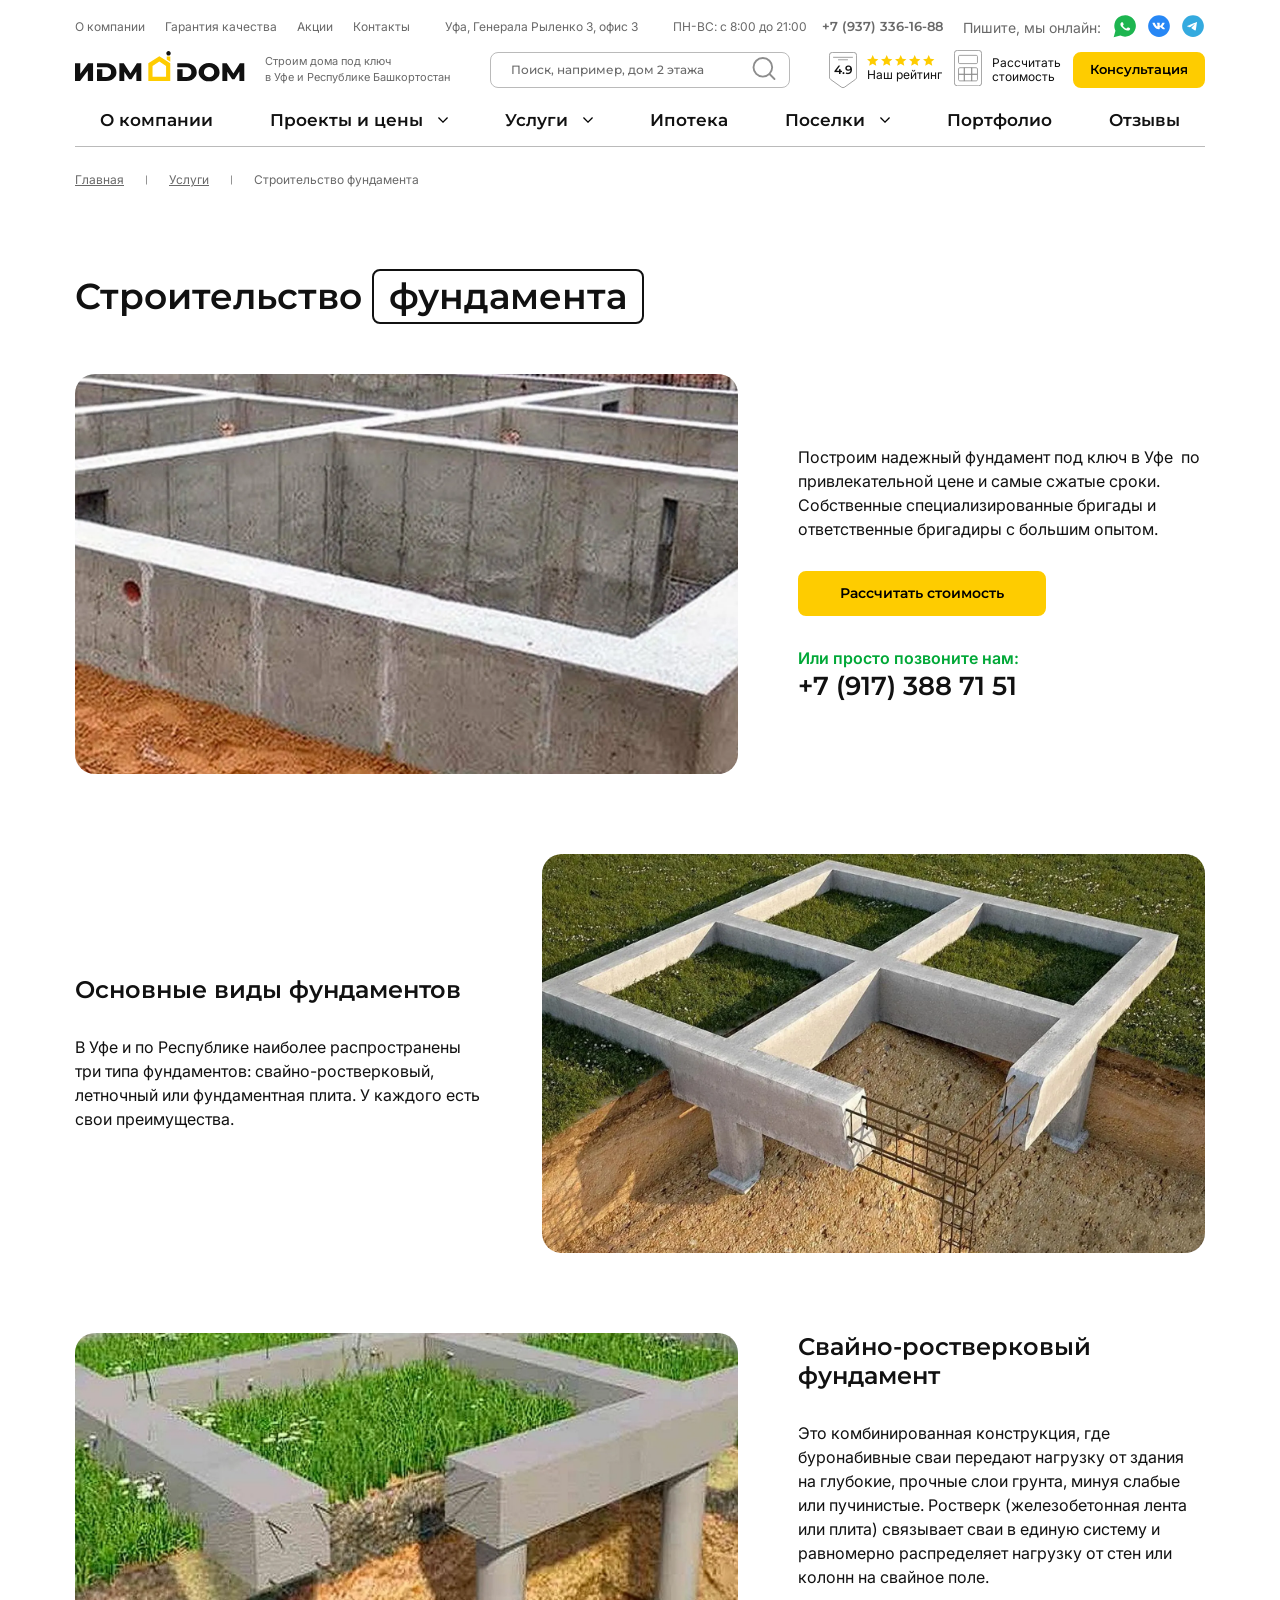
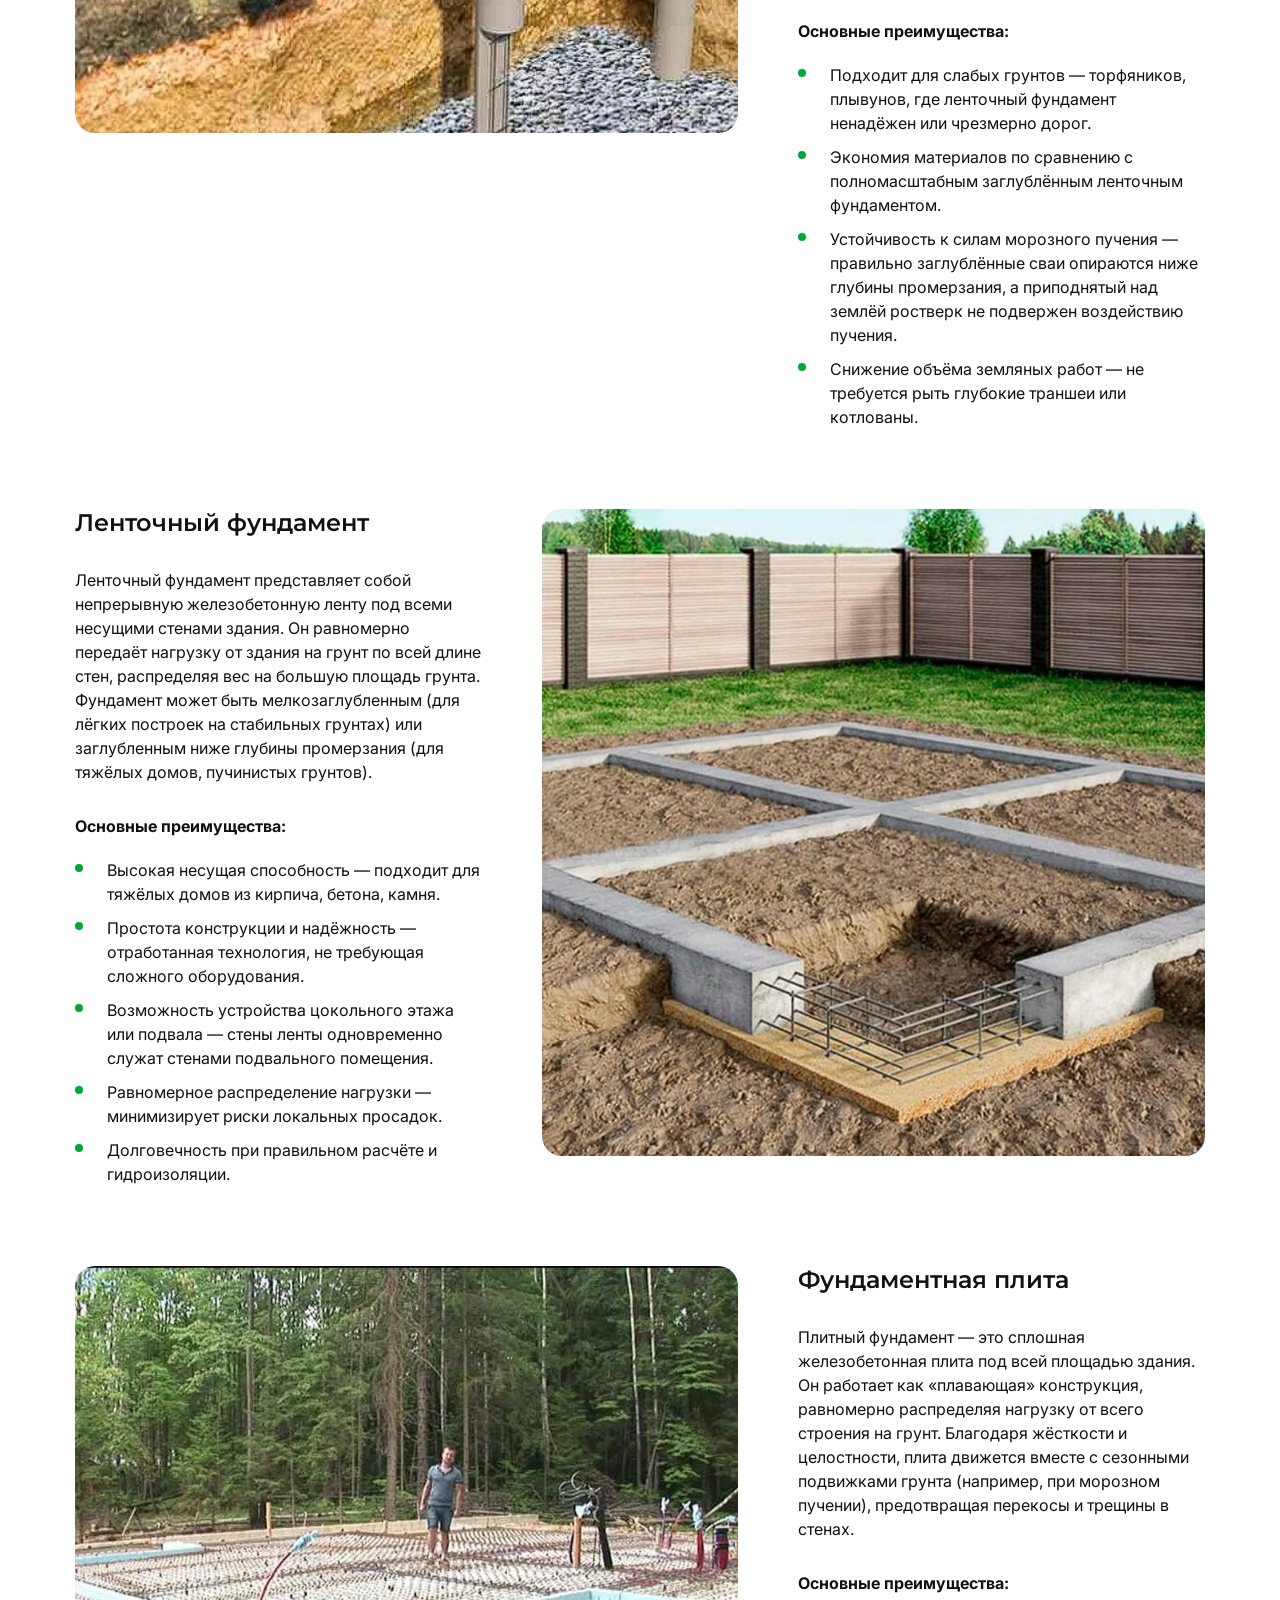
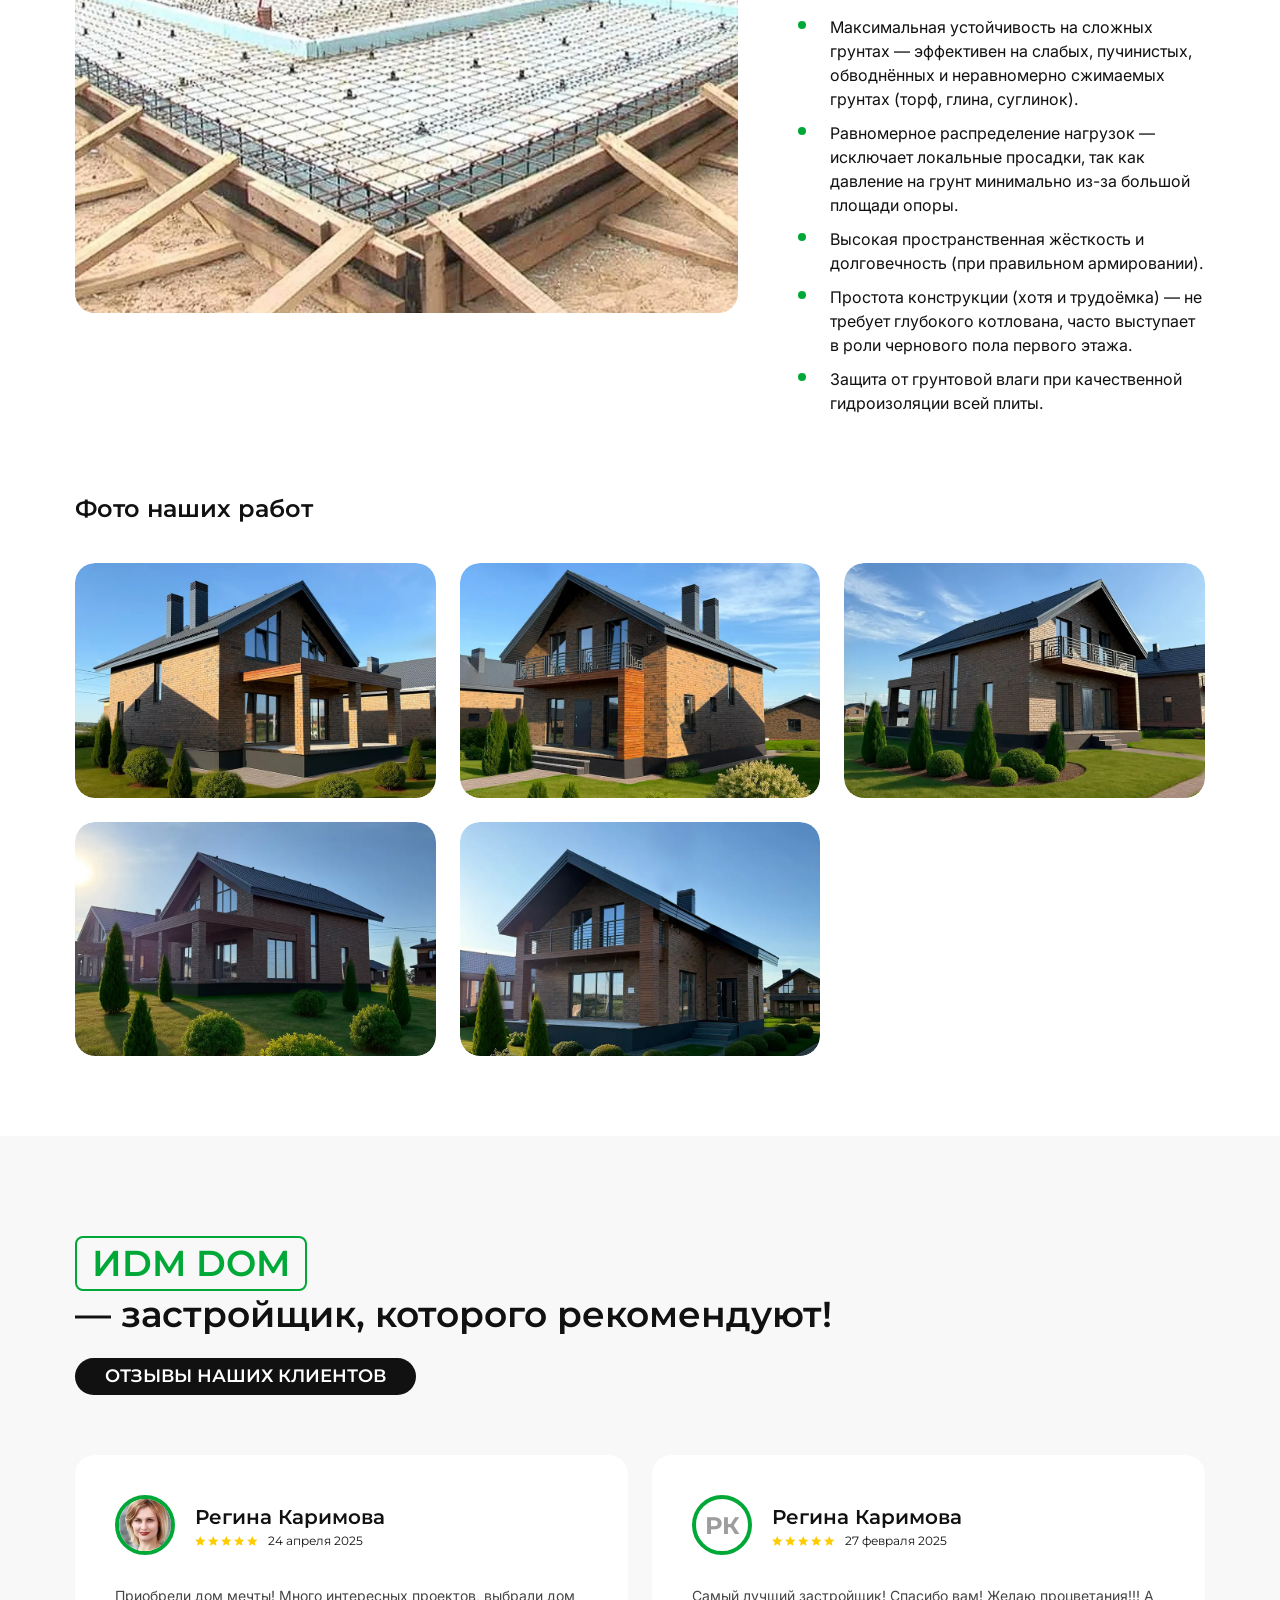
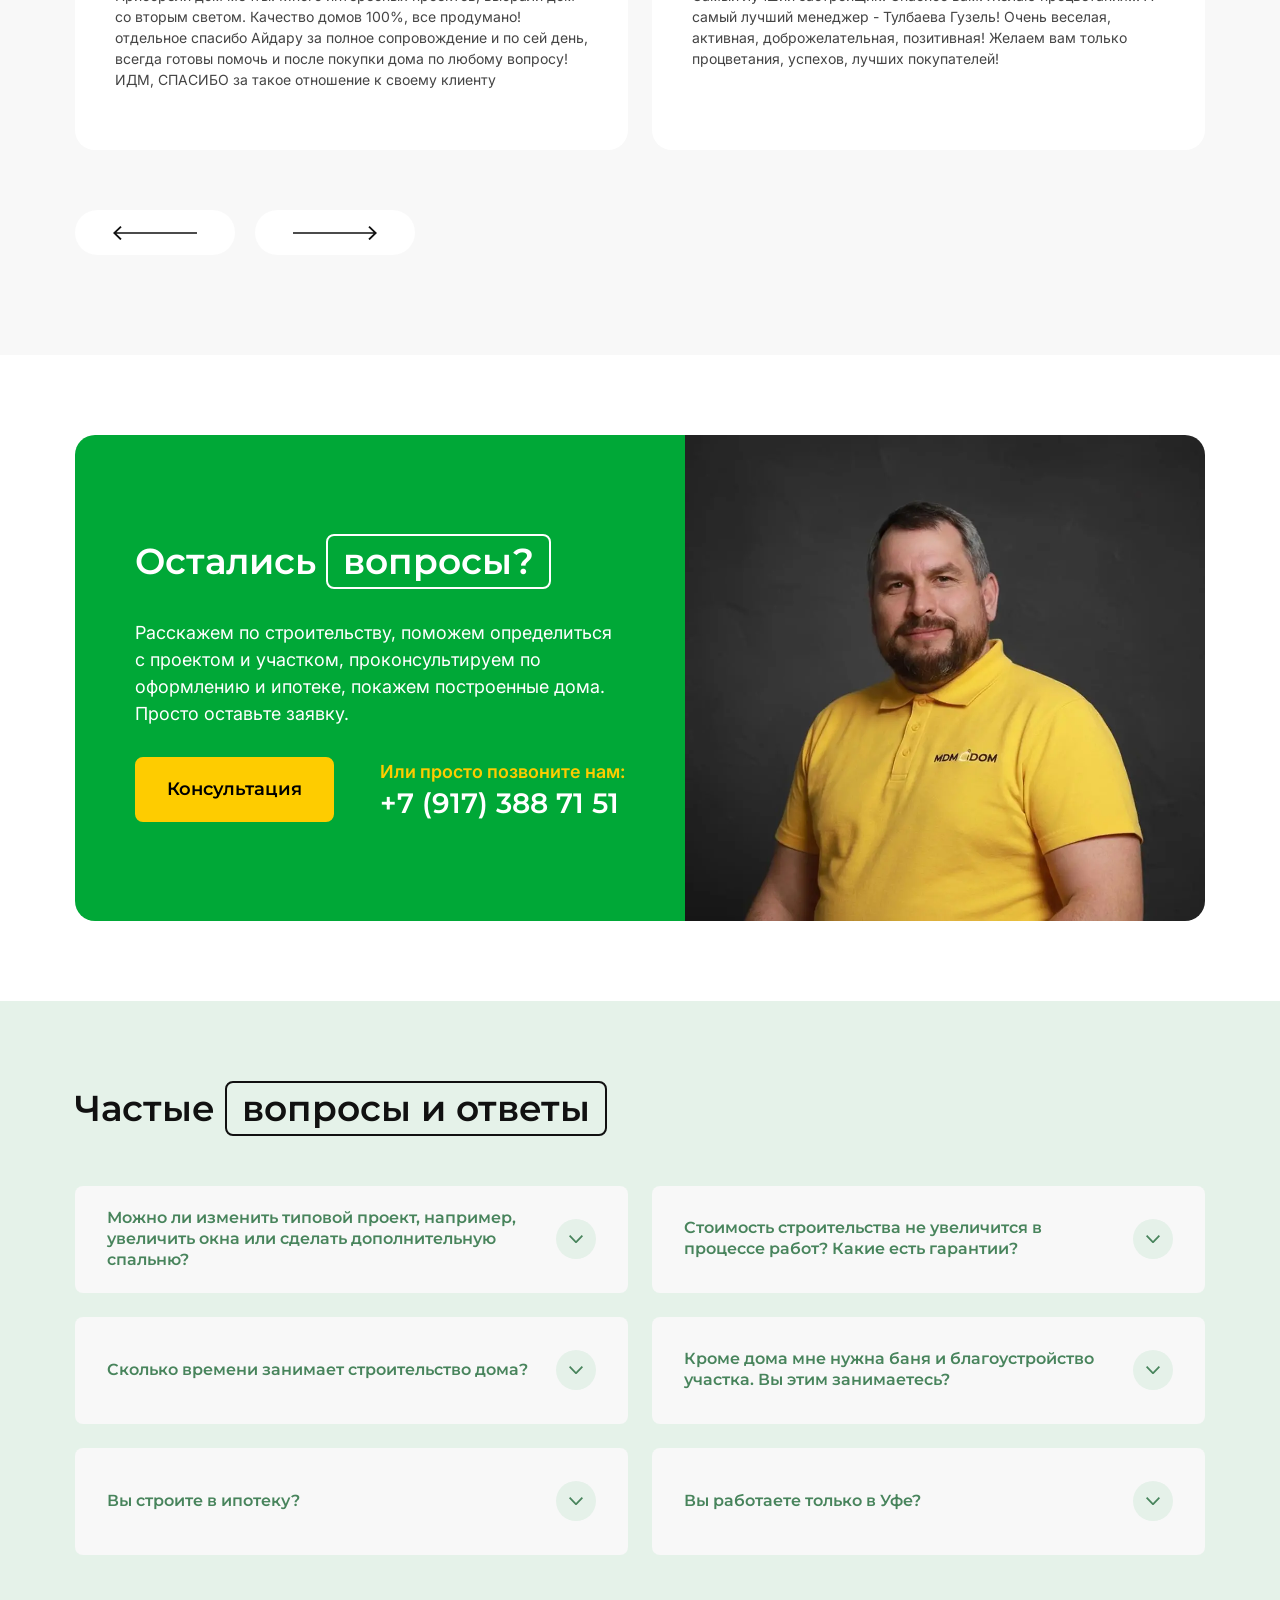
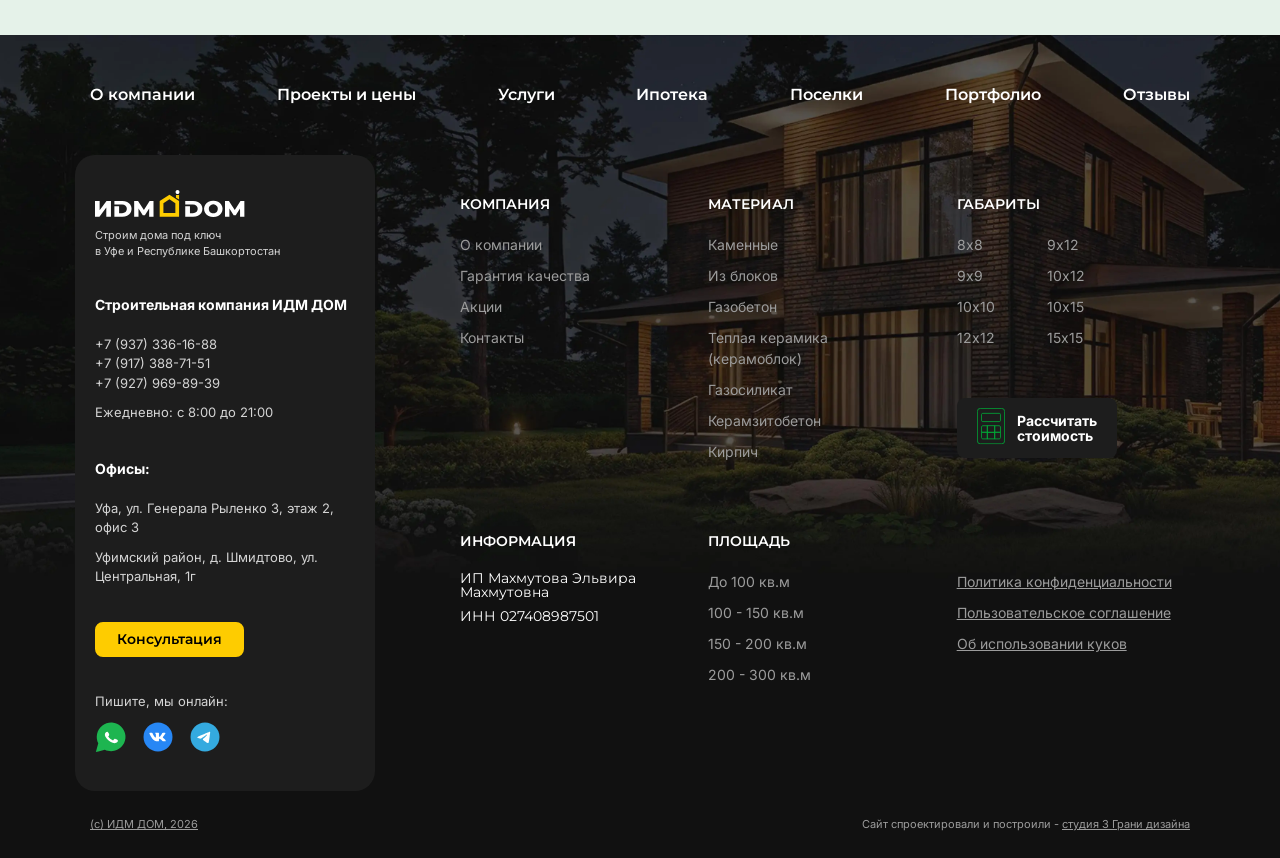
<file: construction.html>
<!DOCTYPE html>
<html lang="en">

<head>
	<meta charset="UTF-8">
	<meta name="viewport" content="width=device-width, initial-scale=1.0">
	<meta name="keywords" content="">
	<link rel="stylesheet" href="css/libs.min.css">
	<link rel="stylesheet" href="css/style.min.css">
	<script src="https://api-maps.yandex.ru/2.1/?lang=ru_RU&apikey=9133eb49-3a97-4b2d-90be-6b80a97a5036" type="text/javascript"></script>
	<title>Строительство фундамента</title>
</head>


<body>
	<div class="wrapper">
		<header class="header">
    <div class="container">
        <div class="header__inner">
            <div class="header-top">
                <ul class="header__list">
                    <li><a href="">О компании</a></li>
                    <li><a href="">Гарантия качества</a></li>
                    <li><a href="">Акции</a></li>
                    <li><a href="">Контакты</a></li>
                </ul>
                <div class="header__location">
                    Уфа, Генерала Рыленко 3, офис 3
                </div>
                <div class="header__group">
                    <div class="header__subgroup">
                        <div class="header__schedule">ПН-ВС: с 8:00 до 21:00</div>
                        <a class="header__phone" href="tel:+79373361688">+7 (937) 336-16-88</a>
                    </div>
                    <div class="header__subgroup2">
                        <div class="header__text">Пишите, мы онлайн:</div>
                        <div class="header__socials">
                            <a class="header__social" href="">
                                <svg width="32" height="32" viewBox="0 0 32 32" fill="none" xmlns="http://www.w3.org/2000/svg">
                                    <g clip-path="url(#clip0_971_19864)">
                                        <path class="path1" d="M17.0508 1.53027C20.502 1.753 23.758 3.20818 26.2207 5.63086C28.6835 8.05384 30.1876 11.2821 30.4561 14.7227C30.7245 18.1633 29.7394 21.5846 27.6816 24.3584C25.624 27.1321 22.6323 29.0724 19.2568 29.8242C16.0793 30.5319 12.7612 30.1414 9.84277 28.7285L3.38574 30.4492L0.875977 31.1182L1.55176 28.6094L3.26465 22.248C1.81522 19.3599 1.38348 16.0616 2.05176 12.8887C2.76313 9.51147 4.67236 6.50387 7.42773 4.41797C10.1829 2.33225 13.5996 1.3076 17.0508 1.53027Z" fill="#1DB550" stroke="#A6F6C1" stroke-width="3"/>
                                        <path fill-rule="evenodd" clip-rule="evenodd" d="M21.3547 18.3285C21.0895 18.1286 20.779 17.988 20.4469 17.9172C20.1147 17.8465 19.7696 17.8475 19.438 17.9202C18.9396 18.1136 18.6176 18.8442 18.2956 19.2096C18.2277 19.2971 18.1279 19.3586 18.015 19.3823C17.9021 19.406 17.7838 19.3905 17.6822 19.3385C15.8578 18.6708 14.3285 17.4465 13.3428 15.8643C13.2587 15.7656 13.2189 15.6402 13.2318 15.5146C13.2447 15.389 13.3092 15.273 13.4118 15.1909C13.7709 14.8588 14.0346 14.4473 14.1785 13.9947C14.2104 13.4954 14.088 12.9981 13.8258 12.562C13.6231 11.9507 13.2373 11.4063 12.7141 10.9933C12.4442 10.8799 12.145 10.8418 11.8525 10.8838C11.56 10.9257 11.2868 11.0458 11.0657 11.2296C10.682 11.539 10.3774 11.9248 10.1743 12.3587C9.97133 12.7926 9.87508 13.2635 9.89267 13.7368C9.89385 14.0026 9.9299 14.2672 10 14.5248C10.178 15.1436 10.4518 15.7348 10.8127 16.2798C11.0731 16.6972 11.3571 17.1013 11.6637 17.4904C12.6601 18.7683 13.9125 19.8533 15.3515 20.6852C16.0736 21.1079 16.8454 21.4516 17.6516 21.7095C18.489 22.0642 19.4137 22.2004 20.3273 22.1035C20.8479 22.0299 21.3411 21.8379 21.7636 21.5443C22.186 21.2508 22.5248 20.8648 22.7501 20.4202C22.8824 20.1516 22.9226 19.8513 22.8651 19.5606C22.7271 18.966 21.876 18.615 21.3547 18.3285Z" fill="white"/>
                                    </g>
                                    <defs>
                                        <clipPath id="clip0_971_19864">
                                            <rect width="32" height="32" fill="white"/>
                                        </clipPath>
                                    </defs>
                                </svg>
                            </a>
                            <a class="header__social" href="">
                                <svg width="32" height="32" viewBox="0 0 32 32" fill="none" xmlns="http://www.w3.org/2000/svg">
                                    <g clip-path="url(#clip0_971_19867)">
                                        <path class="path1" d="M16 1.5C24.0081 1.5 30.5 7.99188 30.5 16C30.5 24.0081 24.0081 30.5 16 30.5C7.99188 30.5 1.5 24.0081 1.5 16C1.5 7.99188 7.99188 1.5 16 1.5Z" fill="#2787F5" stroke="#A7E5FF" stroke-width="3"/>
                                        <path fill-rule="evenodd" clip-rule="evenodd" d="M23.4247 12.2548C23.5392 11.9165 23.4247 11.668 22.88 11.668H21.0785C20.6205 11.668 20.4093 11.8827 20.2948 12.1195C20.2948 12.1195 19.3787 14.0984 18.0809 15.3838C17.661 15.7559 17.4701 15.8743 17.2411 15.8743C17.1266 15.8743 16.9609 15.7559 16.9609 15.4177V12.2548C16.9609 11.8489 16.8279 11.668 16.4462 11.668H13.6153C13.3291 11.668 13.1569 11.8564 13.1569 12.0349C13.1569 12.4197 13.8058 12.5085 13.8727 13.591V15.942C13.8727 16.4574 13.7676 16.5509 13.5386 16.5509C12.9279 16.5509 11.4424 14.5631 10.5613 12.2886C10.3886 11.8465 10.2154 11.668 9.75505 11.668H7.95359C7.43888 11.668 7.33594 11.8827 7.33594 12.1195C7.33594 12.5423 7.94667 14.6396 10.1796 17.4135C11.6682 19.3078 13.7656 20.3346 15.6741 20.3346C16.8192 20.3346 16.9609 20.1066 16.9609 19.7137V18.282C16.9609 17.8259 17.0694 17.7348 17.432 17.7348C17.6992 17.7348 18.1572 17.8532 19.226 18.7666C20.4474 19.849 20.6488 20.3346 21.3359 20.3346H23.1373C23.652 20.3346 23.9094 20.1066 23.7609 19.6565C23.5984 19.2079 23.0153 18.5571 22.2415 17.7856C21.8216 17.3458 21.1918 16.8723 21.0009 16.6354C20.7337 16.331 20.8101 16.1957 21.0009 15.9251C21.0009 15.9251 23.1957 13.1851 23.4247 12.2548Z" fill="white"/>
                                    </g>
                                    <defs>
                                        <clipPath id="clip0_971_19867">
                                            <rect width="32" height="32" fill="white"/>
                                        </clipPath>
                                    </defs>
                                </svg>
                            </a>
                            <a class="header__social" href="">
                                <svg width="32" height="32" viewBox="0 0 32 32" fill="none" xmlns="http://www.w3.org/2000/svg">
                                    <g clip-path="url(#clip0_971_19870)">
                                        <path class="path1" d="M16 1.5C24.0081 1.5 30.5 7.99188 30.5 16C30.5 24.0081 24.0081 30.5 16 30.5C7.99188 30.5 1.5 24.0081 1.5 16C1.5 7.99188 7.99188 1.5 16 1.5Z" fill="#34AADF" stroke="#BAEAFF" stroke-width="3"/>
                                        <path d="M9.00013 15.7074C9.00013 15.7074 14.7497 13.2342 16.7438 12.3633C17.5082 12.015 20.1005 10.9002 20.1005 10.9002C20.1005 10.9002 21.2969 10.4126 21.1972 11.5969C21.164 12.0846 20.8981 13.7915 20.6322 15.6378C20.2334 18.2504 19.8014 21.1068 19.8014 21.1068C19.8014 21.1068 19.7349 21.9081 19.1699 22.0474C18.6049 22.1867 17.6743 21.5597 17.5082 21.4203C17.3752 21.3159 15.0156 19.7483 14.1515 18.9819C13.9188 18.7729 13.653 18.3549 14.1847 17.8672C15.3812 16.7177 16.8102 15.2894 17.6743 14.3838C18.0732 13.9657 18.472 12.9903 16.8102 14.1747C14.4506 15.8816 12.1242 17.484 12.1242 17.484C12.1242 17.484 11.5924 17.8324 10.5954 17.5188C9.59832 17.2054 8.43511 16.7873 8.43511 16.7873C8.43511 16.7873 7.63753 16.2648 9.00013 15.7074Z" fill="white"/>
                                    </g>
                                    <defs>
                                        <clipPath id="clip0_971_19870">
                                            <rect width="32" height="32" fill="white"/>
                                        </clipPath>
                                    </defs>
                                </svg>
                            </a>
                        </div>
                    </div>
                </div>
            </div>
            <div class="header-center">
                <div class="header__group2">
                    <a class="header__logo" href="index.html">
                        <img src="img/logo.svg" alt="">
                    </a>
                    <div class="header__text2">
                        Строим дома под ключ <br> в Уфе и Республике Башкортостан
                    </div>
                </div>
                <div class="search">
                    <input class="search-input" type="search" placeholder="Поиск, например, дом 2 этажа">
                    <button class="search-btn">
                        <svg width="30" height="30" viewBox="0 0 30 30" fill="none" xmlns="http://www.w3.org/2000/svg">
                            <path d="M13.75 23.75C19.2728 23.75 23.75 19.2728 23.75 13.75C23.75 8.22715 19.2728 3.75 13.75 3.75C8.22715 3.75 3.75 8.22715 3.75 13.75C3.75 19.2728 8.22715 23.75 13.75 23.75Z" stroke="#8D8D8D" stroke-width="2" stroke-linecap="round" stroke-linejoin="round"/>
                            <path d="M26.25 26.25L20.875 20.875" stroke="#8D8D8D" stroke-width="2" stroke-linecap="round" stroke-linejoin="round"/>
                        </svg>
                    </button>
                </div>
                <div class="header__group3">
                    <div class="rating">
                        <div class="rating-group">
                            <div class="rating-icon">
                                <img src="img/rating-icon.svg" alt="">
                            </div>
                            <div class="rating-number">4.9</div>
                        </div>
                        <div class="rating-group2">
                            <div class="stars">
                                <span><img src="img/star.svg" alt=""></span>
                                <span><img src="img/star.svg" alt=""></span>
                                <span><img src="img/star.svg" alt=""></span>
                                <span><img src="img/star.svg" alt=""></span>
                                <span><img src="img/star.svg" alt=""></span>
                            </div>
                            <div class="rating-text">Наш рейтинг</div>
                        </div>
                    </div>
                    <a href="" class="calculator">
                        <span class="calculator-icon">
                            <svg width="34" height="44" viewBox="0 0 34 44" fill="none" xmlns="http://www.w3.org/2000/svg">
                                <g clip-path="url(#clip0_971_21348)">
                                    <rect x="0.5" y="0.5" width="33" height="43" rx="3.5" stroke="#8D8D8D"/>
                                    <rect x="5.5" y="6.5" width="23" height="10" rx="1.5" stroke="#8D8D8D"/>
                                    <path d="M7 21.5H12.5V29.5H5.5V23C5.5 22.1716 6.17157 21.5 7 21.5Z" stroke="#8D8D8D"/>
                                    <path d="M12.5 29.5V37.5H7C6.17157 37.5 5.5 36.8284 5.5 36V29.5H12.5Z" stroke="#8D8D8D"/>
                                    <rect x="12.5" y="21.5" width="9" height="8" stroke="#8D8D8D"/>
                                    <rect x="12.5" y="29.5" width="9" height="8" stroke="#8D8D8D"/>
                                    <path d="M27 21.5C27.8284 21.5 28.5 22.1716 28.5 23V29.5H21.5V21.5H27Z" stroke="#8D8D8D"/>
                                    <path d="M28.5 29.5V36C28.5 36.8284 27.8284 37.5 27 37.5H21.5V29.5H28.5Z" stroke="#8D8D8D"/>
                                </g>
                                <defs>
                                    <clipPath id="clip0_971_21348">
                                    <rect width="34" height="44" fill="white"/>
                                    </clipPath>
                                </defs>
                            </svg>
                        </span>
                        <span class="calculator-text">Рассчитать <br> стоимость</span>
                    </a>
                    <button class="header__btn btn btn-yellow">
                        <span>Консультация</span>
                    </button>
                </div>
            </div>
            <div class="header-bottom">
                <ul class="header__list2">
                    <li>
                        <div class="header__item">
                            <a class="header__item-show" href="">О компании</a>
                        </div>
                    </li>
                    <li>
                        <div class="header__item">
                            <div class="header__item-show">
                                <div class="header__item-title">Проекты и цены</div>
                                <div class="header__item-arrow">
                                    <svg width="10" height="6" viewBox="0 0 10 6" fill="none" xmlns="http://www.w3.org/2000/svg">
                                        <path d="M5 5.89583L0 0.895833L0.895833 0L5 4.125L9.10417 0.020833L10 0.916666L5 5.89583Z" fill="black"/>
                                    </svg>
                                </div>
                            </div>
                            <div class="header__item-hidden">
                                <div class="header__subitems">
                                    <div class="header__subitem">
                                        <div class="header__subitem-title">МАТЕРИАЛ</div>
                                        <ul class="header__subitem-list">
                                            <li><a href="">Каменные</a></li>
                                            <li><a href="">Из блоков</a></li>
                                            <li><a href="">Газобетон</a></li>
                                            <li><a href="">Теплая керамика (керамоблок)</a></li>
                                            <li><a href="">Газосиликат</a></li>
                                            <li><a href="">Керамзитобетон</a></li>
                                            <li><a href="">Кирпич</a></li>
                                        </ul>
                                    </div>
                                    <div class="header__subitem">
                                        <div class="header__subitem-group">
                                            <div class="header__subitem-title">ПЛОЩАДЬ</div>
                                            <ul class="header__subitem-list">
                                                <li><a href="">До 100 кв.м</a></li>
                                                <li><a href="">100 - 150 кв.м</a></li>
                                                <li><a href="">150 - 200 кв.м</a></li>
                                                <li><a href="">200 - 300 кв.м</a></li>
                                            </ul>
                                        </div>
                                        <div class="header__subitem-group">
                                            <div class="header__subitem-title">ЭТАЖНОСТЬ</div>
                                            <ul class="header__subitem-list">
                                                <li><a href="">Одноэтажные</a></li>
                                                <li><a href="">Двухэтажные</a></li>
                                            </ul>
                                        </div>
                                    </div>
                                    <div class="header__subitem">
                                        <div class="header__subitem-title">ГАБАРИТЫ</div>
                                        <nav class="header__subitem-nav">
                                            <ul class="header__subitem-list">
                                                <li><a href="">8х8</a></li>
                                                <li><a href="">9х9</a></li>
                                                <li><a href="">10х10</a></li>
                                                <li><a href="">12х12</a></li>
                                            </ul>
                                            <ul class="header__subitem-list">
                                                <li><a href="">9х12</a></li>
                                                <li><a href="">10х12</a></li>
                                                <li><a href="">10х15</a></li>
                                                <li><a href="">15х15</a></li>
                                            </ul>
                                        </nav>
                                    </div>
                                    <div class="header__subitem">
                                        <div class="header__subitem-title">МАТЕРИАЛ</div>
                                        <ul class="header__subitem-list">
                                            <li><a href="">С террасой</a></li>
                                            <li><a href="">С балконом</a></li>
                                            <li><a href="">Со вторым светом</a></li>
                                            <li><a href="">С сауной</a></li>
                                            <li><a href="">С баней</a></li>
                                            <li><a href="">С гаражом</a></li>
                                            <li><a href="">С панорамными окнами</a></li>
                                            <li><a href="">С котельной</a></li>
                                            <li><a href="">С подвалом</a></li>
                                        </ul>
                                    </div>
                                    <div class="header__subitem">
                                        <div class="header__subitem-title">СТИЛЬ</div>
                                        <ul class="header__subitem-list">
                                            <li><a href="">Лофт</a></li>
                                            <li><a href="">Европейский</a></li>
                                            <li><a href="">Русский</a></li>
                                            <li><a href="">Классический</a></li>
                                            <li><a href="">Фахверк</a></li>
                                            <li><a href="">Барнхаус</a></li>
                                            <li><a href="">Минимализм</a></li>
                                            <li><a href="">Модерн</a></li>
                                        </ul>
                                    </div>
                                </div>
                            </div>
                        </div>
                    </li>
                    <li>
                        <div class="header__item">
                            <div class="header__item-show">
                                <div class="header__item-title">Услуги</div>
                                <div class="header__item-arrow">
                                    <svg width="10" height="6" viewBox="0 0 10 6" fill="none" xmlns="http://www.w3.org/2000/svg">
                                        <path d="M5 5.89583L0 0.895833L0.895833 0L5 4.125L9.10417 0.020833L10 0.916666L5 5.89583Z" fill="black"/>
                                    </svg>
                                </div>
                            </div>
                            <div class="header__item-hidden">
                                <div class="header__subitems--2">
                                    <div class="header__subitem">
                                        <div class="header__subitem-title">Подготовительные этапы</div>
                                        <ul class="header__subitem-list">
                                            <li><a href="">Подбор земельного участка</a></li>
                                            <li><a href="">Проектирование</a></li>
                                        </ul>
                                    </div>
                                    <div class="header__subitem">
                                        <div class="header__subitem-title">Строительные работы</div>
                                        <ul class="header__subitem-list">
                                            <li><a href="">Фундамент</a></li>
                                            <li><a href="">Коробка</a></li>
                                            <li><a href="">Кровля</a></li>
                                            <li><a href="">Фасадные работы</a></li>
                                            <li><a href="">Отделка помещений</a></li>
                                        </ul>
                                    </div>
                                    <div class="header__subitem">
                                        <div class="header__subitem-title">Инженерные системы</div>
                                        <ul class="header__subitem-list">
                                            <li><a href="">Канализация</a></li>
                                            <li><a href="">Водоотведение</a></li>
                                            <li><a href="">Водоподготовка</a></li>
                                            <li><a href="">Электротехнические работы</a></li>
                                            <li><a href="">Вентиляция</a></li>
                                        </ul>
                                    </div>
                                    <div class="header__subitem">
                                        <div class="header__subitem-title">Благоустройство участка</div>
                                        <ul class="header__subitem-list">
                                            <li><a href="">Строительство бассейнов</a></li>
                                            <li><a href="">Строительство заборов</a></li>
                                            <li><a href="">Строительство беседок</a></li>
                                            <li><a href="">Строительство гаража</a></li>
                                            <li><a href="">Строительство терассы</a></li>
                                            <li><a href="">Ландшафтный дизайн</a></li>
                                        </ul>
                                    </div>
                                </div>
                            </div>
                        </div>
                    </li>
                    <li>
                        <div class="header__item">
                            <a class="header__item-show" href="">Ипотека</a>
                        </div>
                    </li>
                    <li>
                        <div class="header__item">
                            <div class="header__item-show">
                                <div class="header__item-title">Поселки</div>
                                <div class="header__item-arrow">
                                    <svg width="10" height="6" viewBox="0 0 10 6" fill="none" xmlns="http://www.w3.org/2000/svg">
                                        <path d="M5 5.89583L0 0.895833L0.895833 0L5 4.125L9.10417 0.020833L10 0.916666L5 5.89583Z" fill="black"/>
                                    </svg>
                                </div>
                            </div>
                            <div class="header__item-hidden">
                                <div class="header__subitems--3">
                                    <a href="" class="header__subitem2">
                                        <div class="header__subitem2-img">
                                            <img src="img/header-img.webp" alt="">
                                        </div>
                                        <div class="header__subitem2-desc">
                                            <div class="header__subitem2-title">Коттеджный поселок <br> АРХИТЕКТУРА</div>
                                            <div class="header__subitem2-text">деревня Шмидтово</div>
                                        </div>
                                    </a>
                                    <a href="" class="header__subitem2">
                                        <div class="header__subitem2-img">
                                            <img src="img/header-img2.webp" alt="">
                                        </div>
                                        <div class="header__subitem2-desc">
                                            <div class="header__subitem2-title">Коттеджный поселок <br> АРХИТЕКТУРА - 2</div>
                                            <div class="header__subitem2-text">Скоро</div>
                                        </div>
                                    </a>
                                </div>
                            </div>
                        </div>
                    </li>
                    <li>
                        <div class="header__item">
                            <a class="header__item-show" href="">Портфолио</a>
                        </div>
                    </li>
                    <li>
                        <div class="header__item">
                            <a class="header__item-show" href="">Отзывы</a>
                        </div>
                    </li>
                </ul>
            </div>
            <div class="header-mob">
                <div class="header-mob__wrap">
                    <a class="header__logo" href="index.html">
                        <img src="img/logo.svg" alt="">
                    </a>
                    <div class="header-mob__group">
                        <a class="header-mob__phone" href="+79373361688">
                            <svg width="22" height="22" viewBox="0 0 22 22" fill="none" xmlns="http://www.w3.org/2000/svg">
                                <path d="M20.8881 15.9201V18.9201C20.8892 19.1986 20.8322 19.4743 20.7206 19.7294C20.6091 19.9846 20.4454 20.2137 20.2402 20.402C20.035 20.5902 19.7927 20.7336 19.5289 20.8228C19.265 20.912 18.9855 20.9452 18.7081 20.9201C15.631 20.5857 12.6751 19.5342 10.0781 17.8501C7.66194 16.3148 5.61345 14.2663 4.07812 11.8501C2.38809 9.2413 1.33636 6.27109 1.00812 3.1801C0.983127 2.90356 1.01599 2.62486 1.10462 2.36172C1.19324 2.09859 1.33569 1.85679 1.52288 1.65172C1.71008 1.44665 1.93792 1.28281 2.19191 1.17062C2.44589 1.05843 2.72046 1.00036 2.99812 1.0001H5.99812C6.48342 0.995321 6.95391 1.16718 7.32188 1.48363C7.68985 1.80008 7.93019 2.23954 7.99812 2.7201C8.12474 3.68016 8.35957 4.62282 8.69812 5.5301C8.83266 5.88802 8.86178 6.27701 8.78202 6.65098C8.70227 7.02494 8.51698 7.36821 8.24812 7.6401L6.97812 8.9101C8.40167 11.4136 10.4746 13.4865 12.9781 14.9101L14.2481 13.6401C14.52 13.3712 14.8633 13.1859 15.2372 13.1062C15.6112 13.0264 16.0002 13.0556 16.3581 13.1901C17.2654 13.5286 18.2081 13.7635 19.1681 13.8901C19.6539 13.9586 20.0975 14.2033 20.4146 14.5776C20.7318 14.9519 20.9003 15.4297 20.8881 15.9201Z" stroke="white" stroke-width="2" stroke-linecap="round" stroke-linejoin="round"/>
                            </svg>
                        </a>
                        <div class="burger">
                            <span></span>
                            <span></span>
                            <span></span>
                        </div>
                    </div>
                </div>
                <div class="header__text2">
                    Строим дома под ключ в Уфе и Республике Башкортостан
                </div>
            </div>
            <div class="menu">
                <div class="menu__top">
                    <a class="header__logo" href="index.html">
                        <img src="img/logo.svg" alt="">
                    </a>
                    <div class="menu__group">
                        <a href="" class="menu__phone">
                            <svg width="22" height="22" viewBox="0 0 22 22" fill="none" xmlns="http://www.w3.org/2000/svg">
                                <path d="M20.8881 15.9201V18.9201C20.8892 19.1986 20.8322 19.4743 20.7206 19.7294C20.6091 19.9846 20.4454 20.2137 20.2402 20.402C20.035 20.5902 19.7927 20.7336 19.5289 20.8228C19.265 20.912 18.9855 20.9452 18.7081 20.9201C15.631 20.5857 12.6751 19.5342 10.0781 17.8501C7.66194 16.3148 5.61345 14.2663 4.07812 11.8501C2.38809 9.2413 1.33636 6.27109 1.00812 3.1801C0.983127 2.90356 1.01599 2.62486 1.10462 2.36172C1.19324 2.09859 1.33569 1.85679 1.52288 1.65172C1.71008 1.44665 1.93792 1.28281 2.19191 1.17062C2.44589 1.05843 2.72046 1.00036 2.99812 1.0001H5.99812C6.48342 0.995321 6.95391 1.16718 7.32188 1.48363C7.68985 1.80008 7.93019 2.23954 7.99812 2.7201C8.12474 3.68016 8.35957 4.62282 8.69812 5.5301C8.83266 5.88802 8.86178 6.27701 8.78202 6.65098C8.70227 7.02494 8.51698 7.36821 8.24812 7.6401L6.97812 8.9101C8.40167 11.4136 10.4746 13.4865 12.9781 14.9101L14.2481 13.6401C14.52 13.3712 14.8633 13.1859 15.2372 13.1062C15.6112 13.0264 16.0002 13.0556 16.3581 13.1901C17.2654 13.5286 18.2081 13.7635 19.1681 13.8901C19.6539 13.9586 20.0975 14.2033 20.4146 14.5776C20.7318 14.9519 20.9003 15.4297 20.8881 15.9201Z" stroke="#111111" stroke-width="2" stroke-linecap="round" stroke-linejoin="round"/>
                            </svg>
                        </a>
                        <div class="menu__close">
                            <svg width="9" height="9" viewBox="0 0 9 9" fill="none" xmlns="http://www.w3.org/2000/svg">
                                <path d="M0.673077 8.75L0 8.07692L3.70192 4.375L0 0.673077L0.673077 0L4.375 3.70192L8.07692 0L8.75 0.673077L5.04808 4.375L8.75 8.07692L8.07692 8.75L4.375 5.04808L0.673077 8.75Z" fill="#111111"/>
                            </svg>
                        </div>
                    </div>
                </div>
                <div class="search">
                    <input class="search-input" type="search" placeholder="Поиск, например, дом 2 этажа">
                    <button class="search-btn">
                        <svg width="30" height="30" viewBox="0 0 30 30" fill="none" xmlns="http://www.w3.org/2000/svg">
                            <path d="M13.75 23.75C19.2728 23.75 23.75 19.2728 23.75 13.75C23.75 8.22715 19.2728 3.75 13.75 3.75C8.22715 3.75 3.75 8.22715 3.75 13.75C3.75 19.2728 8.22715 23.75 13.75 23.75Z" stroke="#8D8D8D" stroke-width="2" stroke-linecap="round" stroke-linejoin="round"/>
                            <path d="M26.25 26.25L20.875 20.875" stroke="#8D8D8D" stroke-width="2" stroke-linecap="round" stroke-linejoin="round"/>
                        </svg>
                    </button>
                </div>
                <ul class="header__list2">
                    <li>
                        <div class="header__item">
                            <a class="header__item-show" href="">О компании</a>
                        </div>
                    </li>
                    <li>
                        <div class="header__item">
                            <div class="header__item-show item-show">
                                <div class="header__item-title">Проекты и цены</div>
                                <div class="header__item-arrow">
                                    <svg width="10" height="6" viewBox="0 0 10 6" fill="none" xmlns="http://www.w3.org/2000/svg">
                                        <path d="M5 5.89583L0 0.895833L0.895833 0L5 4.125L9.10417 0.020833L10 0.916666L5 5.89583Z" fill="black"/>
                                    </svg>
                                </div>
                            </div>
                            <div class="header__item-hidden item-hidden">
                                <div class="header__subitems">
                                    <div class="header__subitem">
                                        <div class="header__subitem-title item-show">МАТЕРИАЛ</div>
                                        <div class="item-hidden">
                                            <ul class="header__subitem-list">
                                                <li><a href="">Каменные</a></li>
                                                <li><a href="">Из блоков</a></li>
                                                <li><a href="">Газобетон</a></li>
                                                <li><a href="">Теплая керамика (керамоблок)</a></li>
                                                <li><a href="">Газосиликат</a></li>
                                                <li><a href="">Керамзитобетон</a></li>
                                                <li><a href="">Кирпич</a></li>
                                            </ul>
                                        </div>
                                    </div>
                                    <div class="header__subitem">
                                        <div class="header__subitem-group">
                                            <div class="header__subitem-title item-show">ПЛОЩАДЬ</div>
                                            <div class="item-hidden">
                                                <ul class="header__subitem-list">
                                                    <li><a href="">До 100 кв.м</a></li>
                                                    <li><a href="">100 - 150 кв.м</a></li>
                                                    <li><a href="">150 - 200 кв.м</a></li>
                                                    <li><a href="">200 - 300 кв.м</a></li>
                                                </ul>
                                            </div>
                                        </div>
                                        <div class="header__subitem-group">
                                            <div class="header__subitem-title item-show">ЭТАЖНОСТЬ</div>
                                            <div class="item-hidden">
                                                <ul class="header__subitem-list">
                                                    <li><a href="">Одноэтажные</a></li>
                                                    <li><a href="">Двухэтажные</a></li>
                                                </ul>
                                            </div>
                                        </div>
                                    </div>
                                    <div class="header__subitem">
                                        <div class="header__subitem-title item-show">ГАБАРИТЫ</div>
                                        <div class="item-hidden">
                                            <nav class="header__subitem-nav">
                                                <ul class="header__subitem-list">
                                                    <li><a href="">8х8</a></li>
                                                    <li><a href="">9х9</a></li>
                                                    <li><a href="">10х10</a></li>
                                                    <li><a href="">12х12</a></li>
                                                </ul>
                                                <ul class="header__subitem-list">
                                                    <li><a href="">9х12</a></li>
                                                    <li><a href="">10х12</a></li>
                                                    <li><a href="">10х15</a></li>
                                                    <li><a href="">15х15</a></li>
                                                </ul>
                                            </nav>
                                        </div>
                                    </div>
                                    <div class="header__subitem">
                                        <div class="header__subitem-title item-show">МАТЕРИАЛ</div>
                                        <div class="item-hidden">
                                            <ul class="header__subitem-list">
                                                <li><a href="">С террасой</a></li>
                                                <li><a href="">С балконом</a></li>
                                                <li><a href="">Со вторым светом</a></li>
                                                <li><a href="">С сауной</a></li>
                                                <li><a href="">С баней</a></li>
                                                <li><a href="">С гаражом</a></li>
                                                <li><a href="">С панорамными окнами</a></li>
                                                <li><a href="">С котельной</a></li>
                                                <li><a href="">С подвалом</a></li>
                                            </ul>
                                        </div>
                                    </div>
                                    <div class="header__subitem">
                                        <div class="header__subitem-title item-show">СТИЛЬ</div>
                                        <div class="item-hidden">
                                            <ul class="header__subitem-list">
                                                <li><a href="">Лофт</a></li>
                                                <li><a href="">Европейский</a></li>
                                                <li><a href="">Русский</a></li>
                                                <li><a href="">Классический</a></li>
                                                <li><a href="">Фахверк</a></li>
                                                <li><a href="">Барнхаус</a></li>
                                                <li><a href="">Минимализм</a></li>
                                                <li><a href="">Модерн</a></li>
                                            </ul>
                                        </div>
                                    </div>
                                </div>
                            </div>
                        </div>
                    </li>
                    <li>
                        <div class="header__item">
                            <div class="header__item-show item-show">
                                <div class="header__item-title">Услуги</div>
                                <div class="header__item-arrow">
                                    <svg width="10" height="6" viewBox="0 0 10 6" fill="none" xmlns="http://www.w3.org/2000/svg">
                                        <path d="M5 5.89583L0 0.895833L0.895833 0L5 4.125L9.10417 0.020833L10 0.916666L5 5.89583Z" fill="black"/>
                                    </svg>
                                </div>
                            </div>
                            <div class="header__item-hidden item-hidden">
                                <div class="header__subitems--2">
                                    <div class="header__subitem">
                                        <div class="header__subitem-title item-show">Подготовительные этапы</div>
                                        <div class="item-hidden">
                                            <ul class="header__subitem-list">
                                                <li><a href="">Подбор земельного участка</a></li>
                                                <li><a href="">Проектирование</a></li>
                                            </ul>
                                        </div>
                                    </div>
                                    <div class="header__subitem">
                                        <div class="header__subitem-title item-show">Строительные работы</div>
                                        <div class="item-hidden">
                                            <ul class="header__subitem-list">
                                                <li><a href="">Фундамент</a></li>
                                                <li><a href="">Коробка</a></li>
                                                <li><a href="">Кровля</a></li>
                                                <li><a href="">Фасадные работы</a></li>
                                                <li><a href="">Отделка помещений</a></li>
                                            </ul>
                                        </div>
                                    </div>
                                    <div class="header__subitem">
                                        <div class="header__subitem-title item-show">Инженерные системы</div>
                                        <div class="item-hidden">
                                            <ul class="header__subitem-list">
                                                <li><a href="">Канализация</a></li>
                                                <li><a href="">Водоотведение</a></li>
                                                <li><a href="">Водоподготовка</a></li>
                                                <li><a href="">Электротехнические работы</a></li>
                                                <li><a href="">Вентиляция</a></li>
                                            </ul>
                                        </div>
                                    </div>
                                    <div class="header__subitem">
                                        <div class="header__subitem-title item-show">Благоустройство участка</div>
                                        <div class="item-hidden">
                                            <ul class="header__subitem-list">
                                                <li><a href="">Строительство бассейнов</a></li>
                                                <li><a href="">Строительство заборов</a></li>
                                                <li><a href="">Строительство беседок</a></li>
                                                <li><a href="">Строительство гаража</a></li>
                                                <li><a href="">Строительство терассы</a></li>
                                                <li><a href="">Ландшафтный дизайн</a></li>
                                            </ul>
                                        </div>
                                    </div>
                                </div>
                            </div>
                        </div>
                    </li>
                    <li>
                        <div class="header__item">
                            <a class="header__item-show" href="">Ипотека</a>
                        </div>
                    </li>
                    <li>
                        <div class="header__item">
                            <div class="header__item-show item-show">
                                <div class="header__item-title">Поселки</div>
                                <div class="header__item-arrow">
                                    <svg width="10" height="6" viewBox="0 0 10 6" fill="none" xmlns="http://www.w3.org/2000/svg">
                                        <path d="M5 5.89583L0 0.895833L0.895833 0L5 4.125L9.10417 0.020833L10 0.916666L5 5.89583Z" fill="black"/>
                                    </svg>
                                </div>
                            </div>
                            <div class="header__item-hidden item-hidden">
                                <div class="header__subitems--3">
                                    <a href="" class="header__subitem2">
                                        <div class="header__subitem2-img">
                                            <img src="img/header-img.webp" alt="">
                                        </div>
                                        <div class="header__subitem2-desc">
                                            <div class="header__subitem2-title">Коттеджный поселок <br> АРХИТЕКТУРА</div>
                                            <div class="header__subitem2-text">деревня Шмидтово</div>
                                        </div>
                                    </a>
                                    <a href="" class="header__subitem2">
                                        <div class="header__subitem2-img">
                                            <img src="img/header-img2.webp" alt="">
                                        </div>
                                        <div class="header__subitem2-desc">
                                            <div class="header__subitem2-title">Коттеджный поселок <br> АРХИТЕКТУРА - 2</div>
                                            <div class="header__subitem2-text">Скоро</div>
                                        </div>
                                    </a>
                                </div>
                            </div>
                        </div>
                    </li>
                    <li>
                        <div class="header__item">
                            <a class="header__item-show" href="">Портфолио</a>
                        </div>
                    </li>
                    <li>
                        <div class="header__item">
                            <a class="header__item-show" href="">Отзывы</a>
                        </div>
                    </li>
                </ul>
                <div class="header__socials">
                    <a class="header__social" href="">
                        <svg width="32" height="32" viewBox="0 0 32 32" fill="none" xmlns="http://www.w3.org/2000/svg">
                            <g clip-path="url(#clip0_971_19864)">
                                <path class="path1" d="M17.0508 1.53027C20.502 1.753 23.758 3.20818 26.2207 5.63086C28.6835 8.05384 30.1876 11.2821 30.4561 14.7227C30.7245 18.1633 29.7394 21.5846 27.6816 24.3584C25.624 27.1321 22.6323 29.0724 19.2568 29.8242C16.0793 30.5319 12.7612 30.1414 9.84277 28.7285L3.38574 30.4492L0.875977 31.1182L1.55176 28.6094L3.26465 22.248C1.81522 19.3599 1.38348 16.0616 2.05176 12.8887C2.76313 9.51147 4.67236 6.50387 7.42773 4.41797C10.1829 2.33225 13.5996 1.3076 17.0508 1.53027Z" fill="#1DB550" stroke="#A6F6C1" stroke-width="3"/>
                                <path fill-rule="evenodd" clip-rule="evenodd" d="M21.3547 18.3285C21.0895 18.1286 20.779 17.988 20.4469 17.9172C20.1147 17.8465 19.7696 17.8475 19.438 17.9202C18.9396 18.1136 18.6176 18.8442 18.2956 19.2096C18.2277 19.2971 18.1279 19.3586 18.015 19.3823C17.9021 19.406 17.7838 19.3905 17.6822 19.3385C15.8578 18.6708 14.3285 17.4465 13.3428 15.8643C13.2587 15.7656 13.2189 15.6402 13.2318 15.5146C13.2447 15.389 13.3092 15.273 13.4118 15.1909C13.7709 14.8588 14.0346 14.4473 14.1785 13.9947C14.2104 13.4954 14.088 12.9981 13.8258 12.562C13.6231 11.9507 13.2373 11.4063 12.7141 10.9933C12.4442 10.8799 12.145 10.8418 11.8525 10.8838C11.56 10.9257 11.2868 11.0458 11.0657 11.2296C10.682 11.539 10.3774 11.9248 10.1743 12.3587C9.97133 12.7926 9.87508 13.2635 9.89267 13.7368C9.89385 14.0026 9.9299 14.2672 10 14.5248C10.178 15.1436 10.4518 15.7348 10.8127 16.2798C11.0731 16.6972 11.3571 17.1013 11.6637 17.4904C12.6601 18.7683 13.9125 19.8533 15.3515 20.6852C16.0736 21.1079 16.8454 21.4516 17.6516 21.7095C18.489 22.0642 19.4137 22.2004 20.3273 22.1035C20.8479 22.0299 21.3411 21.8379 21.7636 21.5443C22.186 21.2508 22.5248 20.8648 22.7501 20.4202C22.8824 20.1516 22.9226 19.8513 22.8651 19.5606C22.7271 18.966 21.876 18.615 21.3547 18.3285Z" fill="white"/>
                            </g>
                            <defs>
                                <clipPath id="clip0_971_19864">
                                    <rect width="32" height="32" fill="white"/>
                                </clipPath>
                            </defs>
                        </svg>
                    </a>
                    <a class="header__social" href="">
                        <svg width="32" height="32" viewBox="0 0 32 32" fill="none" xmlns="http://www.w3.org/2000/svg">
                            <g clip-path="url(#clip0_971_19867)">
                                <path class="path1" d="M16 1.5C24.0081 1.5 30.5 7.99188 30.5 16C30.5 24.0081 24.0081 30.5 16 30.5C7.99188 30.5 1.5 24.0081 1.5 16C1.5 7.99188 7.99188 1.5 16 1.5Z" fill="#2787F5" stroke="#A7E5FF" stroke-width="3"/>
                                <path fill-rule="evenodd" clip-rule="evenodd" d="M23.4247 12.2548C23.5392 11.9165 23.4247 11.668 22.88 11.668H21.0785C20.6205 11.668 20.4093 11.8827 20.2948 12.1195C20.2948 12.1195 19.3787 14.0984 18.0809 15.3838C17.661 15.7559 17.4701 15.8743 17.2411 15.8743C17.1266 15.8743 16.9609 15.7559 16.9609 15.4177V12.2548C16.9609 11.8489 16.8279 11.668 16.4462 11.668H13.6153C13.3291 11.668 13.1569 11.8564 13.1569 12.0349C13.1569 12.4197 13.8058 12.5085 13.8727 13.591V15.942C13.8727 16.4574 13.7676 16.5509 13.5386 16.5509C12.9279 16.5509 11.4424 14.5631 10.5613 12.2886C10.3886 11.8465 10.2154 11.668 9.75505 11.668H7.95359C7.43888 11.668 7.33594 11.8827 7.33594 12.1195C7.33594 12.5423 7.94667 14.6396 10.1796 17.4135C11.6682 19.3078 13.7656 20.3346 15.6741 20.3346C16.8192 20.3346 16.9609 20.1066 16.9609 19.7137V18.282C16.9609 17.8259 17.0694 17.7348 17.432 17.7348C17.6992 17.7348 18.1572 17.8532 19.226 18.7666C20.4474 19.849 20.6488 20.3346 21.3359 20.3346H23.1373C23.652 20.3346 23.9094 20.1066 23.7609 19.6565C23.5984 19.2079 23.0153 18.5571 22.2415 17.7856C21.8216 17.3458 21.1918 16.8723 21.0009 16.6354C20.7337 16.331 20.8101 16.1957 21.0009 15.9251C21.0009 15.9251 23.1957 13.1851 23.4247 12.2548Z" fill="white"/>
                            </g>
                            <defs>
                                <clipPath id="clip0_971_19867">
                                    <rect width="32" height="32" fill="white"/>
                                </clipPath>
                            </defs>
                        </svg>
                    </a>
                    <a class="header__social" href="">
                        <svg width="32" height="32" viewBox="0 0 32 32" fill="none" xmlns="http://www.w3.org/2000/svg">
                            <g clip-path="url(#clip0_971_19870)">
                                <path class="path1" d="M16 1.5C24.0081 1.5 30.5 7.99188 30.5 16C30.5 24.0081 24.0081 30.5 16 30.5C7.99188 30.5 1.5 24.0081 1.5 16C1.5 7.99188 7.99188 1.5 16 1.5Z" fill="#34AADF" stroke="#BAEAFF" stroke-width="3"/>
                                <path d="M9.00013 15.7074C9.00013 15.7074 14.7497 13.2342 16.7438 12.3633C17.5082 12.015 20.1005 10.9002 20.1005 10.9002C20.1005 10.9002 21.2969 10.4126 21.1972 11.5969C21.164 12.0846 20.8981 13.7915 20.6322 15.6378C20.2334 18.2504 19.8014 21.1068 19.8014 21.1068C19.8014 21.1068 19.7349 21.9081 19.1699 22.0474C18.6049 22.1867 17.6743 21.5597 17.5082 21.4203C17.3752 21.3159 15.0156 19.7483 14.1515 18.9819C13.9188 18.7729 13.653 18.3549 14.1847 17.8672C15.3812 16.7177 16.8102 15.2894 17.6743 14.3838C18.0732 13.9657 18.472 12.9903 16.8102 14.1747C14.4506 15.8816 12.1242 17.484 12.1242 17.484C12.1242 17.484 11.5924 17.8324 10.5954 17.5188C9.59832 17.2054 8.43511 16.7873 8.43511 16.7873C8.43511 16.7873 7.63753 16.2648 9.00013 15.7074Z" fill="white"/>
                            </g>
                            <defs>
                                <clipPath id="clip0_971_19870">
                                    <rect width="32" height="32" fill="white"/>
                                </clipPath>
                            </defs>
                        </svg>
                    </a>
                </div>
                <button class="header__btn btn btn-yellow">
                    <span>Консультация</span>
                </button>
                <div class="menu__group2">
                    <div class="rating">
                        <div class="rating-group">
                            <div class="rating-icon">
                                <img src="img/rating-icon.svg" alt="">
                            </div>
                            <div class="rating-number">4.9</div>
                        </div>
                        <div class="rating-group2">
                            <div class="stars">
                                <span><img src="img/star.svg" alt=""></span>
                                <span><img src="img/star.svg" alt=""></span>
                                <span><img src="img/star.svg" alt=""></span>
                                <span><img src="img/star.svg" alt=""></span>
                                <span><img src="img/star.svg" alt=""></span>
                            </div>
                            <div class="rating-text">Наш рейтинг</div>
                        </div>
                    </div>
                    <a href="" class="calculator">
                        <span class="calculator-icon">
                            <svg width="34" height="44" viewBox="0 0 34 44" fill="none" xmlns="http://www.w3.org/2000/svg">
                                <g clip-path="url(#clip0_971_21348)">
                                    <rect x="0.5" y="0.5" width="33" height="43" rx="3.5" stroke="#8D8D8D"></rect>
                                    <rect x="5.5" y="6.5" width="23" height="10" rx="1.5" stroke="#8D8D8D"></rect>
                                    <path d="M7 21.5H12.5V29.5H5.5V23C5.5 22.1716 6.17157 21.5 7 21.5Z" stroke="#8D8D8D"></path>
                                    <path d="M12.5 29.5V37.5H7C6.17157 37.5 5.5 36.8284 5.5 36V29.5H12.5Z" stroke="#8D8D8D"></path>
                                    <rect x="12.5" y="21.5" width="9" height="8" stroke="#8D8D8D"></rect>
                                    <rect x="12.5" y="29.5" width="9" height="8" stroke="#8D8D8D"></rect>
                                    <path d="M27 21.5C27.8284 21.5 28.5 22.1716 28.5 23V29.5H21.5V21.5H27Z" stroke="#8D8D8D"></path>
                                    <path d="M28.5 29.5V36C28.5 36.8284 27.8284 37.5 27 37.5H21.5V29.5H28.5Z" stroke="#8D8D8D"></path>
                                </g>
                                <defs>
                                    <clipPath id="clip0_971_21348">
                                    <rect width="34" height="44" fill="white"></rect>
                                    </clipPath>
                                </defs>
                            </svg>
                        </span>
                        <span class="calculator-text">Рассчитать <br> стоимость</span>
                    </a>
                </div>
                <ul class="header__list">
                    <li><a href="">О компании</a></li>
                    <li><a href="">Гарантия качества</a></li>
                    <li><a href="">Акции</a></li>
                    <li><a href="">Контакты</a></li>
                </ul>
                <a class="header__phone" href="tel:+79373361688">+7 (937) 336-16-88</a>
                <div class="header__location">
                    Уфа, Генерала Рыленко 3, офис 3
                </div>
                <div class="header__schedule">ПН-ВС: с 8:00 до 21:00</div>
            </div>
            <div class="menu-bg"></div>
        </div>
    </div>
</header>
		<main class="content">
			<section class="breadcrumbs">
				<div class="container">
					<div class="breadcrumbs__items">
						<a href="index.html" class="breadcrumbs__item">Главная</a>
						<a href="index.html" class="breadcrumbs__item">Услуги</a>
						<span class="breadcrumbs__item breadcrumbs__item--active">Строительство фундамента</span>
					</div>
				</div>
			</section>
			<section class="construction">
				<div class="container">
					<div class="construction__inner">
						<h1 class="construction__title h2">Строительство <span class="outline-text">фундамента</span></h1>
						<div class="construction__cards">
							<div class="construction-card">
								<div class="construction-card__img">
									<img src="img/construction-img.webp" alt="">
								</div>
								<div class="construction-card__desc">
									<div class="construction-card__text">
										<p>Построим надежный фундамент под ключ в Уфе  по привлекательной цене и самые сжатые сроки. Собственные специализированные бригады и ответственные бригадиры с большим опытом.</p>
									</div>
									<button class="construction-card__btn btn btn-yellow">
										<span>Рассчитать стоимость</span>
									</button>
									<div class="construction-card__phone-wrap">
										<div class="construction-card__phone-text">Или просто позвоните нам: </div>
										<a href="tel:+79173887151" class="construction-card__phone">+7 (917) 388 71 51</a>
									</div>
								</div>
							</div>
							<div class="construction-card">
								<div class="construction-card__desc">
									<div class="construction-card__title text32">Основные виды фундаментов</div>
									<div class="construction-card__text">
										<p>В Уфе и по Республике наиболее распространены три типа фундаментов: свайно-ростверковый, летночный или фундаментная плита. У каждого есть свои преимущества.</p>
									</div>
								</div>
								<div class="construction-card__img">
									<img src="img/construction-img2.webp" alt="">
								</div>
							</div>
							<div class="construction-card construction-card--2">
								<div class="construction-card__img">
									<img src="img/construction-img3.webp" alt="">
								</div>
								<div class="construction-card__desc">
									<div class="construction-card__title text32">Свайно-ростверковый фундамент</div>
									<div class="construction-card__text">
										<p>Это комбинированная конструкция, где буронабивные сваи передают нагрузку от здания на глубокие, прочные слои грунта, минуя слабые или пучинистые. Ростверк (железобетонная лента или плита) связывает сваи в единую систему и равномерно распределяет нагрузку от стен или колонн на свайное поле.</p>
									</div>
									<nav class="construction-card__nav">
										<div class="construction-card__subtitle">Основные преимущества:</div>
										<ul class="construction-card__list">
											<li>Подходит для слабых грунтов — торфяников, плывунов, где ленточный фундамент ненадёжен или чрезмерно дорог.</li>
											<li>Экономия материалов по сравнению с полномасштабным заглублённым ленточным фундаментом.</li>
											<li>Устойчивость к силам морозного пучения — правильно заглублённые сваи опираются ниже глубины промерзания, а приподнятый над землёй ростверк не подвержен воздействию пучения.</li>
											<li>Снижение объёма земляных работ — не требуется рыть глубокие траншеи или котлованы.</li>
										</ul>
									</nav>
								</div>
							</div>
							<div class="construction-card construction-card--2">
								<div class="construction-card__desc">
									<div class="construction-card__title text32">Ленточный фундамент</div>
									<div class="construction-card__text">
										<p>Ленточный фундамент представляет собой непрерывную железобетонную ленту под всеми несущими стенами здания. Он равномерно передаёт нагрузку от здания на грунт по всей длине стен, распределяя вес на большую площадь грунта. Фундамент может быть мелкозаглубленным (для лёгких построек на стабильных грунтах) или заглубленным ниже глубины промерзания (для тяжёлых домов, пучинистых грунтов).</p>
									</div>
									<nav class="construction-card__nav">
										<div class="construction-card__subtitle">Основные преимущества:</div>
										<ul class="construction-card__list">
											<li>Высокая несущая способность — подходит для тяжёлых домов из кирпича, бетона, камня.</li>
											<li>Простота конструкции и надёжность — отработанная технология, не требующая сложного оборудования.</li>
											<li>Возможность устройства цокольного этажа или подвала — стены ленты одновременно служат стенами подвального помещения.</li>
											<li>Равномерное распределение нагрузки — минимизирует риски локальных просадок.</li>
											<li>Долговечность при правильном расчёте и гидроизоляции.</li>
										</ul>
									</nav>
								</div>
								<div class="construction-card__img">
									<img src="img/construction-img4.webp" alt="">
								</div>
							</div>
							<div class="construction-card construction-card--2">
								<div class="construction-card__img">
									<img src="img/construction-img5.webp" alt="">
								</div>
								<div class="construction-card__desc">
									<div class="construction-card__title text32">Фундаментная плита</div>
									<div class="construction-card__text">
										<p>Плитный фундамент — это сплошная железобетонная плита под всей площадью здания. Он работает как «плавающая» конструкция, равномерно распределяя нагрузку от всего строения на грунт. Благодаря жёсткости и целостности, плита движется вместе с сезонными подвижками грунта (например, при морозном пучении), предотвращая перекосы и трещины в стенах.</p>
									</div>
									<nav class="construction-card__nav">
										<div class="construction-card__subtitle">Основные преимущества:</div>
										<ul class="construction-card__list">
											<li>Максимальная устойчивость на сложных грунтах — эффективен на слабых, пучинистых, обводнённых и неравномерно сжимаемых грунтах (торф, глина, суглинок).</li>
											<li>Равномерное распределение нагрузок — исключает локальные просадки, так как давление на грунт минимально из-за большой площади опоры.</li>
											<li>Высокая пространственная жёсткость и долговечность (при правильном армировании).</li>
											<li>Простота конструкции (хотя и трудоёмка) — не требует глубокого котлована, часто выступает в роли чернового пола первого этажа.</li>
											<li>Защита от грунтовой влаги при качественной гидроизоляции всей плиты.</li>
										</ul>
									</nav>
								</div>
							</div>
						</div>
					</div>
				</div>
			</section>
			<section class="gallery">
				<div class="container">
					<div class="gallery__inner">
						<h3 class="gallery__title text32">Фото наших работ</h3>
						<div class="gallery__cards">
							<a class="gallery-card" href="img/gallery-img.webp" data-fancybox="gallery">
								<img src="img/gallery-img.webp" alt="">
								<img src="img/gallery-img--1.webp" alt="">
							</a>
							<a class="gallery-card" href="img/gallery-img2.webp" data-fancybox="gallery">
								<img src="img/gallery-img2.webp" alt="">
								<img src="img/gallery-img2--1.webp" alt="">
							</a>
							<a class="gallery-card" href="img/gallery-img3.webp" data-fancybox="gallery">
								<img src="img/gallery-img3.webp" alt="">
								<img src="img/gallery-img3--1.webp" alt="">
							</a>
							<a class="gallery-card" href="img/gallery-img4.webp" data-fancybox="gallery">
								<img src="img/gallery-img4.webp" alt="">
								<img src="img/gallery-img4--1.webp" alt="">
							</a>
							<a class="gallery-card" href="img/gallery-img5.webp" data-fancybox="gallery">
								<img src="img/gallery-img5.webp" alt="">
								<img src="img/gallery-img5--1.webp" alt="">
							</a>
						</div>
					</div>
				</div>
			</section>
			<section class="feedback feedback--2">
				<div class="container">
					<div class="feedback__inner">
						<h2 class="feedback__title h2">
							<span class="outline-text">ИDM DOM</span> <br>
							— застройщик, которого рекомендуют!
						</h2>
						<div class="feedback__subtitle subtitle">ОТЗЫВЫ НАШИХ КЛИЕНТОВ</div>
						<div class="feedback__slider">
							<div class="swiper mySwiper">
								<div class="swiper-wrapper">
									<div class="swiper-slide feedback-card">
										<div class="feedback-card__user">
											<div class="feedback-card__user-img">
												<img src="img/user.jpg" alt="">
											</div>
											<div class="feedback-card__user-desc">
												<div class="feedback-card__user-name">Регина Каримова</div>
												<div class="feedback-card__user-group">
													<div class="stars">
														<span class="star"><img src="img/star.svg" alt=""></span>
														<span class="star"><img src="img/star.svg" alt=""></span>
														<span class="star"><img src="img/star.svg" alt=""></span>
														<span class="star"><img src="img/star.svg" alt=""></span>
														<span class="star"><img src="img/star.svg" alt=""></span>
													</div>
													<div class="feedback-card__user-date">24 апреля 2025</div>
												</div>
											</div>
										</div>
										<div class="feedback-card__desc">
											<div class="feedback-card__text">Приобрели дом мечты! Много интересных проектов, выбрали дом со вторым светом. Качество домов 100%, все продумано! отдельное спасибо Айдару за полное сопровождение и по сей день, всегда готовы помочь и после покупки дома по любому вопросу! ИДМ, СПАСИБО за такое отношение к своему клиенту</div>
										</div>
									</div>
									<div class="swiper-slide feedback-card">
										<div class="feedback-card__user">
											<div class="feedback-card__user-img">РК</div>
											<div class="feedback-card__user-desc">
												<div class="feedback-card__user-name">Регина Каримова</div>
												<div class="feedback-card__user-group">
													<div class="stars">
														<span class="star"><img src="img/star.svg" alt=""></span>
														<span class="star"><img src="img/star.svg" alt=""></span>
														<span class="star"><img src="img/star.svg" alt=""></span>
														<span class="star"><img src="img/star.svg" alt=""></span>
														<span class="star"><img src="img/star.svg" alt=""></span>
													</div>
													<div class="feedback-card__user-date">27 февраля 2025</div>
												</div>
											</div>
										</div>
										<div class="feedback-card__desc">
											<div class="feedback-card__text">Самый лучший застройщик! Спасибо вам! Желаю процветания!!! А самый лучший менеджер - Тулбаева Гузель! Очень веселая, активная, доброжелательная, позитивная! Желаем вам только процветания, успехов, лучших покупателей!</div>
										</div>
									</div>
									<div class="swiper-slide feedback-card">
										<div class="feedback-card__user">
											<div class="feedback-card__user-img">
												<img src="img/user.jpg" alt="">
											</div>
											<div class="feedback-card__user-desc">
												<div class="feedback-card__user-name">Регина Каримова</div>
												<div class="feedback-card__user-group">
													<div class="stars">
														<span class="star"><img src="img/star.svg" alt=""></span>
														<span class="star"><img src="img/star.svg" alt=""></span>
														<span class="star"><img src="img/star.svg" alt=""></span>
														<span class="star"><img src="img/star.svg" alt=""></span>
														<span class="star"><img src="img/star.svg" alt=""></span>
													</div>
													<div class="feedback-card__user-date">24 апреля 2025</div>
												</div>
											</div>
										</div>
										<div class="feedback-card__desc">
											<div class="feedback-card__text">Приобрели дом мечты! Много интересных проектов, выбрали дом со вторым светом. Качество домов 100%, все продумано! отдельное спасибо Айдару за полное сопровождение и по сей день, всегда готовы помочь и после покупки дома по любому вопросу! ИДМ, СПАСИБО за такое отношение к своему клиенту</div>
										</div>
									</div>
									<div class="swiper-slide feedback-card">
										<div class="feedback-card__user">
											<div class="feedback-card__user-img">РК</div>
											<div class="feedback-card__user-desc">
												<div class="feedback-card__user-name">Регина Каримова</div>
												<div class="feedback-card__user-group">
													<div class="stars">
														<span class="star"><img src="img/star.svg" alt=""></span>
														<span class="star"><img src="img/star.svg" alt=""></span>
														<span class="star"><img src="img/star.svg" alt=""></span>
														<span class="star"><img src="img/star.svg" alt=""></span>
														<span class="star"><img src="img/star.svg" alt=""></span>
													</div>
													<div class="feedback-card__user-date">27 февраля 2025</div>
												</div>
											</div>
										</div>
										<div class="feedback-card__desc">
											<div class="feedback-card__text">Самый лучший застройщик! Спасибо вам! Желаю процветания!!! А самый лучший менеджер - Тулбаева Гузель! Очень веселая, активная, доброжелательная, позитивная! Желаем вам только процветания, успехов, лучших покупателей!</div>
										</div>
									</div>
									<div class="swiper-slide feedback-card">
										<div class="feedback-card__user">
											<div class="feedback-card__user-img">
												<img src="img/user.jpg" alt="">
											</div>
											<div class="feedback-card__user-desc">
												<div class="feedback-card__user-name">Регина Каримова</div>
												<div class="feedback-card__user-group">
													<div class="stars">
														<span class="star"><img src="img/star.svg" alt=""></span>
														<span class="star"><img src="img/star.svg" alt=""></span>
														<span class="star"><img src="img/star.svg" alt=""></span>
														<span class="star"><img src="img/star.svg" alt=""></span>
														<span class="star"><img src="img/star.svg" alt=""></span>
													</div>
													<div class="feedback-card__user-date">24 апреля 2025</div>
												</div>
											</div>
										</div>
										<div class="feedback-card__desc">
											<div class="feedback-card__text">Приобрели дом мечты! Много интересных проектов, выбрали дом со вторым светом. Качество домов 100%, все продумано! отдельное спасибо Айдару за полное сопровождение и по сей день, всегда готовы помочь и после покупки дома по любому вопросу! ИДМ, СПАСИБО за такое отношение к своему клиенту</div>
										</div>
									</div>
									<div class="swiper-slide feedback-card">
										<div class="feedback-card__user">
											<div class="feedback-card__user-img">РК</div>
											<div class="feedback-card__user-desc">
												<div class="feedback-card__user-name">Регина Каримова</div>
												<div class="feedback-card__user-group">
													<div class="stars">
														<span class="star"><img src="img/star.svg" alt=""></span>
														<span class="star"><img src="img/star.svg" alt=""></span>
														<span class="star"><img src="img/star.svg" alt=""></span>
														<span class="star"><img src="img/star.svg" alt=""></span>
														<span class="star"><img src="img/star.svg" alt=""></span>
													</div>
													<div class="feedback-card__user-date">27 февраля 2025</div>
												</div>
											</div>
										</div>
										<div class="feedback-card__desc">
											<div class="feedback-card__text">Самый лучший застройщик! Спасибо вам! Желаю процветания!!! А самый лучший менеджер - Тулбаева Гузель! Очень веселая, активная, доброжелательная, позитивная! Желаем вам только процветания, успехов, лучших покупателей!</div>
										</div>
									</div>
								</div>
							</div>
							<div class="feedback__slider-nav">
								<div class="swiper-button-prev">
									<svg width="107" height="18" viewBox="0 0 107 18" fill="none" xmlns="http://www.w3.org/2000/svg">
										<path d="M11 1.6123L4.3457 8H107V10H4.33984L10.9609 16.3877L9.29004 18L0 9L9.3291 0L11 1.6123Z" fill="#111111"/>
									</svg>
								</div>
								<div class="swiper-button-next">
									<svg width="107" height="18" viewBox="0 0 107 18" fill="none" xmlns="http://www.w3.org/2000/svg">
										<path d="M96 1.6123L102.654 8H0V10H102.66L96.0391 16.3877L97.71 18L107 9L97.6709 0L96 1.6123Z" fill="#111111"/>
									</svg>
								</div>
							</div>
						</div>
					</div>
				</div>
			</section>
			<section class="manager manager--3">
				<div class="container">
					<div class="manager__inner">
						<div class="manager__desc">
							<h2 class="manager__title h2">
								Остались <span class="outline-text">вопросы?</span>
							</h2>
							<div class="manager__text">
								<p>Расскажем по строительству, поможем определиться с проектом и участком, проконсультируем по оформлению и ипотеке, покажем построенные дома. Просто оставьте заявку.</p>
							</div>
							<div class="manager__group">
								<button class="manager__btn btn btn-yellow">
									<span>Консультация</span>
								</button>
								<div class="manager__phone-wrap">
									<div class="manager__phone-text">Или просто позвоните нам: </div>
									<a class="manager__phone" href="tel:+79173887151">+7 (917) 388 71 51</a>
								</div>
							</div>
						</div>
						<div class="manager__img">
							<img src="img/manager-img2.webp" alt="">
						</div>
					</div>
				</div>
			</section>
			<section class="questions">
				<div class="container">
					<div class="questions__inner">
						<h2 class="questions__title h2">Частые <span class="outline-text">вопросы и ответы</span></h2>
						<div class="questions__items">
							<div class="questions__items-left">
								<div class="questions__item item">
									<div class="questions__item-show item-show">
										<div class="questions__item-title">Можно ли изменить типовой проект, например, увеличить окна или сделать дополнительную спальню?</div>
										<div class="questions__item-btn">
											<svg width="18" height="11" viewBox="0 0 18 11" fill="none" xmlns="http://www.w3.org/2000/svg">
												<path d="M9 11L18 1.67138L16.3875 -1.40969e-07L9 7.69611L1.6125 0.0388672L-1.49514e-07 1.71024L9 11Z" fill="#48845C"/>
											</svg>
										</div>
									</div>
									<div class="questions__item-hidden item-hidden">
										<div class="questions__item-text">
											<p>Да, мы можем внести изменения в проект, чтоб дом соответствовал Вашей мечте. Можно изменить материалы стен, тип кровли, увеличить или уменьшить площадь окон. В проектах с большими террасами можно вместо террасы сделать дополнительную спальню.</p>
											<p>Можно решить практически любой вопрос, звоните и приезжайте!</p>
										</div>
									</div>
								</div>
								<div class="questions__item item">
									<div class="questions__item-show item-show">
										<div class="questions__item-title">Сколько времени занимает строительство дома?</div>
										<div class="questions__item-btn">
											<svg width="18" height="11" viewBox="0 0 18 11" fill="none" xmlns="http://www.w3.org/2000/svg">
												<path d="M9 11L18 1.67138L16.3875 -1.40969e-07L9 7.69611L1.6125 0.0388672L-1.49514e-07 1.71024L9 11Z" fill="#48845C"/>
											</svg>
										</div>
									</div>
									<div class="questions__item-hidden item-hidden">
										<div class="questions__item-text">
											<p>Да, мы можем внести изменения в проект, чтоб дом соответствовал Вашей мечте. Можно изменить материалы стен, тип кровли, увеличить или уменьшить площадь окон. В проектах с большими террасами можно вместо террасы сделать дополнительную спальню.</p>
											<p>Можно решить практически любой вопрос, звоните и приезжайте!</p>
										</div>
									</div>
								</div>
								<div class="questions__item item">
									<div class="questions__item-show item-show">
										<div class="questions__item-title">Вы строите в ипотеку?</div>
										<div class="questions__item-btn">
											<svg width="18" height="11" viewBox="0 0 18 11" fill="none" xmlns="http://www.w3.org/2000/svg">
												<path d="M9 11L18 1.67138L16.3875 -1.40969e-07L9 7.69611L1.6125 0.0388672L-1.49514e-07 1.71024L9 11Z" fill="#48845C"/>
											</svg>
										</div>
									</div>
									<div class="questions__item-hidden item-hidden">
										<div class="questions__item-text">
											<p>Да, мы можем внести изменения в проект, чтоб дом соответствовал Вашей мечте. Можно изменить материалы стен, тип кровли, увеличить или уменьшить площадь окон. В проектах с большими террасами можно вместо террасы сделать дополнительную спальню.</p>
											<p>Можно решить практически любой вопрос, звоните и приезжайте!</p>
										</div>
									</div>
								</div>
							</div>
							<div class="questions__items-right">
								<div class="questions__item item">
									<div class="questions__item-show item-show">
										<div class="questions__item-title">Стоимость строительства не увеличится в процессе работ? Какие есть гарантии?</div>
										<div class="questions__item-btn">
											<svg width="18" height="11" viewBox="0 0 18 11" fill="none" xmlns="http://www.w3.org/2000/svg">
												<path d="M9 11L18 1.67138L16.3875 -1.40969e-07L9 7.69611L1.6125 0.0388672L-1.49514e-07 1.71024L9 11Z" fill="#48845C"/>
											</svg>
										</div>
									</div>
									<div class="questions__item-hidden item-hidden">
										<div class="questions__item-text">
											<p>Да, мы можем внести изменения в проект, чтоб дом соответствовал Вашей мечте. Можно изменить материалы стен, тип кровли, увеличить или уменьшить площадь окон. В проектах с большими террасами можно вместо террасы сделать дополнительную спальню.</p>
											<p>Можно решить практически любой вопрос, звоните и приезжайте!</p>
										</div>
									</div>
								</div>
								<div class="questions__item item">
									<div class="questions__item-show item-show">
										<div class="questions__item-title">Кроме дома мне нужна баня и благоустройство участка. Вы этим занимаетесь?</div>
										<div class="questions__item-btn">
											<svg width="18" height="11" viewBox="0 0 18 11" fill="none" xmlns="http://www.w3.org/2000/svg">
												<path d="M9 11L18 1.67138L16.3875 -1.40969e-07L9 7.69611L1.6125 0.0388672L-1.49514e-07 1.71024L9 11Z" fill="#48845C"/>
											</svg>
										</div>
									</div>
									<div class="questions__item-hidden item-hidden">
										<div class="questions__item-text">
											<p>Да, мы можем внести изменения в проект, чтоб дом соответствовал Вашей мечте. Можно изменить материалы стен, тип кровли, увеличить или уменьшить площадь окон. В проектах с большими террасами можно вместо террасы сделать дополнительную спальню.</p>
											<p>Можно решить практически любой вопрос, звоните и приезжайте!</p>
										</div>
									</div>
								</div>
								<div class="questions__item item">
									<div class="questions__item-show item-show">
										<div class="questions__item-title">Вы работаете только в Уфе?</div>
										<div class="questions__item-btn">
											<svg width="18" height="11" viewBox="0 0 18 11" fill="none" xmlns="http://www.w3.org/2000/svg">
												<path d="M9 11L18 1.67138L16.3875 -1.40969e-07L9 7.69611L1.6125 0.0388672L-1.49514e-07 1.71024L9 11Z" fill="#48845C"/>
											</svg>
										</div>
									</div>
									<div class="questions__item-hidden item-hidden">
										<div class="questions__item-text">
											<p>Да, мы можем внести изменения в проект, чтоб дом соответствовал Вашей мечте. Можно изменить материалы стен, тип кровли, увеличить или уменьшить площадь окон. В проектах с большими террасами можно вместо террасы сделать дополнительную спальню.</p>
											<p>Можно решить практически любой вопрос, звоните и приезжайте!</p>
										</div>
									</div>
								</div>
							</div>
						</div>
					</div>
				</div>
			</section>
		</main>
		<footer class="footer">
    <div class="container">
        <div class="footer__inner">
            <div class="footer-top">
                <div class="footer__subgroup footer__subgroup--add">
                    <a class="footer__logo" href="index.html">
                        <img src="img/logo--1.svg" alt="">
                    </a>
                    <div class="footer__text">
                        Строим дома под ключ <br>
                        в Уфе и Республике Башкортостан
                    </div>
                </div>
                <ul class="footer__list">
                    <li><a href="">О компании</a></li>
                    <li><a href="">Проекты и цены</a></li>
                    <li><a href="">Услуги</a></li>
                    <li><a href="">Ипотека</a></li>
                    <li><a href="">Поселки</a></li>
                    <li><a href="">Портфолио</a></li>
                    <li><a href="">Отзывы</a></li>
                </ul>
                <ul class="footer__list footer__list--mob">
                    <li><a href="">О компании</a></li>
                    <li><a href="">Поселки</a></li>
                    <li><a href="">Проекты и цены</a></li>
                    <li><a href="">Портфолио</a></li>
                    <li><a href="">Услуги</a></li>
                    <li><a href="">Отзывы</a></li>
                    <li><a href="">Ипотека</a></li>
                </ul>
            </div>
            <div class="footer-center">
                <div class="footer__group">
                    <div class="footer__subgroup footer__subgroup--delete">
                        <a class="footer__logo" href="index.html">
                            <img src="img/logo--1.svg" alt="">
                        </a>
                        <div class="footer__text">
                            Строим дома под ключ <br>
                            в Уфе и Республике Башкортостан
                        </div>
                    </div>
                    <div class="footer__subgroup">
                        <div class="footer__subtitle">Строительная компания ИДМ ДОМ</div>
                        <div class="footer__phones">
                            <a class="footer__phone" href="tel:+79373361688">+7 (937) 336-16-88</a>
                            <a class="footer__phone" href="tel:+79173887151">+7 (917) 388-71-51</a>
                            <a class="footer__phone" href="tel:+79279698939">+7 (927) 969-89-39</a>
                        </div>
                        <div class="footer__schedule">Ежедневно: с 8:00 до 21:00</div>
                    </div>
                    <div class="footer__subgroup">
                        <div class="footer__subtitle">Офисы:</div>
                        <div class="footer__addresses">
                            <div class="footer__address">Уфа, ул. Генерала Рыленко 3, этаж 2, офис 3</div>
                            <div class="footer__address">Уфимский район, д. Шмидтово, ул. Центральная, 1г</div>
                        </div>
                    </div>
                    <div class="footer__subgroup">
                        <button class="footer__btn btn btn-yellow">
                            <span>Консультация</span>
                        </button>
                    </div>
                    <div class="footer__subgroup">
                        <div class="footer__socials-text">Пишите, мы онлайн:</div>
                        <div class="footer__socials">
                            <a class="footer__social" href="">
                                <svg width="32" height="32" viewBox="0 0 32 32" fill="none" xmlns="http://www.w3.org/2000/svg">
                                    <g clip-path="url(#clip0_971_19864)">
                                        <path class="path1" d="M17.0508 1.53027C20.502 1.753 23.758 3.20818 26.2207 5.63086C28.6835 8.05384 30.1876 11.2821 30.4561 14.7227C30.7245 18.1633 29.7394 21.5846 27.6816 24.3584C25.624 27.1321 22.6323 29.0724 19.2568 29.8242C16.0793 30.5319 12.7612 30.1414 9.84277 28.7285L3.38574 30.4492L0.875977 31.1182L1.55176 28.6094L3.26465 22.248C1.81522 19.3599 1.38348 16.0616 2.05176 12.8887C2.76313 9.51147 4.67236 6.50387 7.42773 4.41797C10.1829 2.33225 13.5996 1.3076 17.0508 1.53027Z" fill="#1DB550" stroke="#A6F6C1" stroke-width="3"/>
                                        <path fill-rule="evenodd" clip-rule="evenodd" d="M21.3547 18.3285C21.0895 18.1286 20.779 17.988 20.4469 17.9172C20.1147 17.8465 19.7696 17.8475 19.438 17.9202C18.9396 18.1136 18.6176 18.8442 18.2956 19.2096C18.2277 19.2971 18.1279 19.3586 18.015 19.3823C17.9021 19.406 17.7838 19.3905 17.6822 19.3385C15.8578 18.6708 14.3285 17.4465 13.3428 15.8643C13.2587 15.7656 13.2189 15.6402 13.2318 15.5146C13.2447 15.389 13.3092 15.273 13.4118 15.1909C13.7709 14.8588 14.0346 14.4473 14.1785 13.9947C14.2104 13.4954 14.088 12.9981 13.8258 12.562C13.6231 11.9507 13.2373 11.4063 12.7141 10.9933C12.4442 10.8799 12.145 10.8418 11.8525 10.8838C11.56 10.9257 11.2868 11.0458 11.0657 11.2296C10.682 11.539 10.3774 11.9248 10.1743 12.3587C9.97133 12.7926 9.87508 13.2635 9.89267 13.7368C9.89385 14.0026 9.9299 14.2672 10 14.5248C10.178 15.1436 10.4518 15.7348 10.8127 16.2798C11.0731 16.6972 11.3571 17.1013 11.6637 17.4904C12.6601 18.7683 13.9125 19.8533 15.3515 20.6852C16.0736 21.1079 16.8454 21.4516 17.6516 21.7095C18.489 22.0642 19.4137 22.2004 20.3273 22.1035C20.8479 22.0299 21.3411 21.8379 21.7636 21.5443C22.186 21.2508 22.5248 20.8648 22.7501 20.4202C22.8824 20.1516 22.9226 19.8513 22.8651 19.5606C22.7271 18.966 21.876 18.615 21.3547 18.3285Z" fill="white"/>
                                    </g>
                                    <defs>
                                        <clipPath id="clip0_971_19864">
                                            <rect width="32" height="32" fill="white"/>
                                        </clipPath>
                                    </defs>
                                </svg>
                            </a>
                            <a class="footer__social" href="">
                                <svg width="32" height="32" viewBox="0 0 32 32" fill="none" xmlns="http://www.w3.org/2000/svg">
                                    <g clip-path="url(#clip0_971_19867)">
                                        <path class="path1" d="M16 1.5C24.0081 1.5 30.5 7.99188 30.5 16C30.5 24.0081 24.0081 30.5 16 30.5C7.99188 30.5 1.5 24.0081 1.5 16C1.5 7.99188 7.99188 1.5 16 1.5Z" fill="#2787F5" stroke="#A7E5FF" stroke-width="3"/>
                                        <path fill-rule="evenodd" clip-rule="evenodd" d="M23.4247 12.2548C23.5392 11.9165 23.4247 11.668 22.88 11.668H21.0785C20.6205 11.668 20.4093 11.8827 20.2948 12.1195C20.2948 12.1195 19.3787 14.0984 18.0809 15.3838C17.661 15.7559 17.4701 15.8743 17.2411 15.8743C17.1266 15.8743 16.9609 15.7559 16.9609 15.4177V12.2548C16.9609 11.8489 16.8279 11.668 16.4462 11.668H13.6153C13.3291 11.668 13.1569 11.8564 13.1569 12.0349C13.1569 12.4197 13.8058 12.5085 13.8727 13.591V15.942C13.8727 16.4574 13.7676 16.5509 13.5386 16.5509C12.9279 16.5509 11.4424 14.5631 10.5613 12.2886C10.3886 11.8465 10.2154 11.668 9.75505 11.668H7.95359C7.43888 11.668 7.33594 11.8827 7.33594 12.1195C7.33594 12.5423 7.94667 14.6396 10.1796 17.4135C11.6682 19.3078 13.7656 20.3346 15.6741 20.3346C16.8192 20.3346 16.9609 20.1066 16.9609 19.7137V18.282C16.9609 17.8259 17.0694 17.7348 17.432 17.7348C17.6992 17.7348 18.1572 17.8532 19.226 18.7666C20.4474 19.849 20.6488 20.3346 21.3359 20.3346H23.1373C23.652 20.3346 23.9094 20.1066 23.7609 19.6565C23.5984 19.2079 23.0153 18.5571 22.2415 17.7856C21.8216 17.3458 21.1918 16.8723 21.0009 16.6354C20.7337 16.331 20.8101 16.1957 21.0009 15.9251C21.0009 15.9251 23.1957 13.1851 23.4247 12.2548Z" fill="white"/>
                                    </g>
                                    <defs>
                                        <clipPath id="clip0_971_19867">
                                            <rect width="32" height="32" fill="white"/>
                                        </clipPath>
                                    </defs>
                                </svg>
                            </a>
                            <a class="footer__social" href="">
                                <svg width="32" height="32" viewBox="0 0 32 32" fill="none" xmlns="http://www.w3.org/2000/svg">
                                    <g clip-path="url(#clip0_971_19870)">
                                        <path class="path1" d="M16 1.5C24.0081 1.5 30.5 7.99188 30.5 16C30.5 24.0081 24.0081 30.5 16 30.5C7.99188 30.5 1.5 24.0081 1.5 16C1.5 7.99188 7.99188 1.5 16 1.5Z" fill="#34AADF" stroke="#BAEAFF" stroke-width="3"/>
                                        <path d="M9.00013 15.7074C9.00013 15.7074 14.7497 13.2342 16.7438 12.3633C17.5082 12.015 20.1005 10.9002 20.1005 10.9002C20.1005 10.9002 21.2969 10.4126 21.1972 11.5969C21.164 12.0846 20.8981 13.7915 20.6322 15.6378C20.2334 18.2504 19.8014 21.1068 19.8014 21.1068C19.8014 21.1068 19.7349 21.9081 19.1699 22.0474C18.6049 22.1867 17.6743 21.5597 17.5082 21.4203C17.3752 21.3159 15.0156 19.7483 14.1515 18.9819C13.9188 18.7729 13.653 18.3549 14.1847 17.8672C15.3812 16.7177 16.8102 15.2894 17.6743 14.3838C18.0732 13.9657 18.472 12.9903 16.8102 14.1747C14.4506 15.8816 12.1242 17.484 12.1242 17.484C12.1242 17.484 11.5924 17.8324 10.5954 17.5188C9.59832 17.2054 8.43511 16.7873 8.43511 16.7873C8.43511 16.7873 7.63753 16.2648 9.00013 15.7074Z" fill="white"/>
                                    </g>
                                    <defs>
                                        <clipPath id="clip0_971_19870">
                                            <rect width="32" height="32" fill="white"/>
                                        </clipPath>
                                    </defs>
                                </svg>
                            </a>
                        </div>
                    </div>
                </div>
                <div class="footer__items">
                    <div class="footer__item">
                        <div class="footer__item-title">КОМПАНИЯ</div>
                        <ul class="footer__item-list">
                            <li><a href="">О компании</a></li>
                            <li><a href="">Гарантия качества</a></li>
                            <li><a href="">Акции</a></li>
                            <li><a href="">Контакты</a></li>
                        </ul>
                    </div>
                    <div class="footer__item">
                        <div class="footer__item-title">МАТЕРИАЛ</div>
                        <ul class="footer__item-list">
                            <li><a href="">Каменные</a></li>
                            <li><a href="">Из блоков</a></li>
                            <li><a href="">Газобетон</a></li>
                            <li><a href="">Теплая керамика <br> (керамоблок)</a></li>
                            <li><a href="">Газосиликат</a></li>
                            <li><a href="">Керамзитобетон</a></li>
                            <li><a href="">Кирпич</a></li>
                        </ul>
                    </div>
                    <div class="footer__item">
                        <div class="footer__item-title">ГАБАРИТЫ</div>
                        <nav class="footer__item-nav">
                            <ul class="footer__item-list">
                                <li><a href="">8х8</a></li>
                                <li><a href="">9х9</a></li>
                                <li><a href="">10х10</a></li>
                                <li><a href="">12х12</a></li>
                            </ul>
                            <ul class="footer__item-list">
                                <li><a href="">9х12</a></li>
                                <li><a href="">10х12</a></li>
                                <li><a href="">10х15</a></li>
                                <li><a href="">15х15</a></li>
                            </ul>
                        </nav>
                        <a href="" class="calculator">
                            <span class="calculator-icon">
                                <svg width="34" height="44" viewBox="0 0 34 44" fill="none" xmlns="http://www.w3.org/2000/svg">
                                    <g clip-path="url(#clip0_971_9698)">
                                        <rect x="0.5" y="0.5" width="33" height="43" rx="3.5" stroke="#00A837"/>
                                        <rect x="5.5" y="6.5" width="23" height="10" rx="1.5" stroke="#00A837"/>
                                        <path d="M7 21.5H12.5V29.5H5.5V23C5.5 22.1716 6.17157 21.5 7 21.5Z" stroke="#00A837"/>
                                        <path d="M12.5 29.5V37.5H7C6.17157 37.5 5.5 36.8284 5.5 36V29.5H12.5Z" stroke="#00A837"/>
                                        <rect x="12.5" y="21.5" width="9" height="8" stroke="#00A837"/>
                                        <rect x="12.5" y="29.5" width="9" height="8" stroke="#00A837"/>
                                        <path d="M27 21.5C27.8284 21.5 28.5 22.1716 28.5 23V29.5H21.5V21.5H27Z" stroke="#00A837"/>
                                        <path d="M28.5 29.5V36C28.5 36.8284 27.8284 37.5 27 37.5H21.5V29.5H28.5Z" stroke="#00A837"/>
                                    </g>
                                    <defs>
                                        <clipPath id="clip0_971_9698">
                                        <rect width="34" height="44" fill="white"/>
                                        </clipPath>
                                    </defs>
                                </svg>
                            </span>
                            <span class="calculator-text">Рассчитать <br> стоимость</span>
                        </a>
                    </div>
                    <div class="footer__item">
                        <div class="footer__item-title">ИНФОРМАЦИЯ</div>
                        <ul class="footer__item-list">
                            <li>ИП Махмутова Эльвира Махмутовна</li>
                            <li>ИНН 027408987501</li>
                        </ul>
                    </div>
                    <div class="footer__item">
                        <div class="footer__item-title">ПЛОЩАДЬ</div>
                        <ul class="footer__item-list">
                            <li><a href="">До 100 кв.м</a></li>
                            <li><a href="">100 - 150 кв.м</a></li>
                            <li><a href="">150 - 200 кв.м</a></li>
                            <li><a href="">200 - 300 кв.м</a></li>
                        </ul>
                    </div>
                    <div class="footer__item">
                        <div class="footer__item-title"></div>
                        <ul class="footer__item-list footer__item-list2">
                            <li><a href="">Политика конфиденциальности</a></li>
                            <li><a href="">Пользовательское соглашение</a></li>
                            <li><a href="">Об использовании куков</a></li>
                        </ul>
                    </div>
                </div>
                <div class="footer__items footer__items--mob">
                    <div class="footer__items-left">
                        <div class="footer__item">
                            <div class="footer__item-title">КОМПАНИЯ</div>
                            <ul class="footer__item-list">
                                <li><a href="">О компании</a></li>
                                <li><a href="">Гарантия качества</a></li>
                                <li><a href="">Акции</a></li>
                                <li><a href="">Контакты</a></li>
                            </ul>
                        </div>
                        <div class="footer__item">
                            <div class="footer__item-title">МАТЕРИАЛ</div>
                            <ul class="footer__item-list">
                                <li><a href="">Каменные</a></li>
                                <li><a href="">Из блоков</a></li>
                                <li><a href="">Газобетон</a></li>
                                <li><a href="">Теплая керамика <br> (керамоблок)</a></li>
                                <li><a href="">Газосиликат</a></li>
                                <li><a href="">Керамзитобетон</a></li>
                                <li><a href="">Кирпич</a></li>
                            </ul>
                            <a href="" class="calculator">
                            <span class="calculator-icon">
                                <svg width="34" height="44" viewBox="0 0 34 44" fill="none" xmlns="http://www.w3.org/2000/svg">
                                    <g clip-path="url(#clip0_971_9698)">
                                        <rect x="0.5" y="0.5" width="33" height="43" rx="3.5" stroke="#00A837"/>
                                        <rect x="5.5" y="6.5" width="23" height="10" rx="1.5" stroke="#00A837"/>
                                        <path d="M7 21.5H12.5V29.5H5.5V23C5.5 22.1716 6.17157 21.5 7 21.5Z" stroke="#00A837"/>
                                        <path d="M12.5 29.5V37.5H7C6.17157 37.5 5.5 36.8284 5.5 36V29.5H12.5Z" stroke="#00A837"/>
                                        <rect x="12.5" y="21.5" width="9" height="8" stroke="#00A837"/>
                                        <rect x="12.5" y="29.5" width="9" height="8" stroke="#00A837"/>
                                        <path d="M27 21.5C27.8284 21.5 28.5 22.1716 28.5 23V29.5H21.5V21.5H27Z" stroke="#00A837"/>
                                        <path d="M28.5 29.5V36C28.5 36.8284 27.8284 37.5 27 37.5H21.5V29.5H28.5Z" stroke="#00A837"/>
                                    </g>
                                    <defs>
                                        <clipPath id="clip0_971_9698">
                                        <rect width="34" height="44" fill="white"/>
                                        </clipPath>
                                    </defs>
                                </svg>
                            </span>
                                <span class="calculator-text">Рассчитать <br> стоимость</span>
                            </a>
                        </div>
                    </div>
                    <div class="footer__items-right">
                        <div class="footer__item">
                            <div class="footer__item-title">ИНФОРМАЦИЯ</div>
                            <ul class="footer__item-list">
                                <li>ИП Махмутова Эльвира Махмутовна</li>
                                <li>ИНН 027408987501</li>
                            </ul>
                        </div>
                        <div class="footer__item">
                            <div class="footer__item-title">ПЛОЩАДЬ</div>
                            <ul class="footer__item-list">
                                <li><a href="">До 100 кв.м</a></li>
                                <li><a href="">100 - 150 кв.м</a></li>
                                <li><a href="">150 - 200 кв.м</a></li>
                                <li><a href="">200 - 300 кв.м</a></li>
                            </ul>
                        </div>
                        <div class="footer__item">
                            <div class="footer__item-title">ГАБАРИТЫ</div>
                            <nav class="footer__item-nav">
                                <ul class="footer__item-list">
                                    <li><a href="">8х8</a></li>
                                    <li><a href="">9х9</a></li>
                                    <li><a href="">10х10</a></li>
                                    <li><a href="">12х12</a></li>
                                </ul>
                                <ul class="footer__item-list">
                                    <li><a href="">9х12</a></li>
                                    <li><a href="">10х12</a></li>
                                    <li><a href="">10х15</a></li>
                                    <li><a href="">15х15</a></li>
                                </ul>
                            </nav>
                        </div>
                    </div>
                </div>
            </div>
            <div class="footer-bottom">
                <div class="footer__text3">
                    <p><a href="">Политика конфиденциальности</a></p>
                    <p><a href="">Пользовательское соглашение</a></p>
                    <p><a href="">Об использовании куков</a></p>
                </div>
                <div class="footer__text2">
                    <p><span>(с) ИДМ ДОМ, 2026</span></p>
                    <p>Сайт спроектировали и построили - <a href="">студия 3 Грани дизайна</a></p>
                </div>
            </div>
        </div>
    </div>
</footer>

	</div>

	<button class="up">
		<svg width="24" height="39" viewBox="0 0 24 39" fill="none" xmlns="http://www.w3.org/2000/svg">
			<path d="M2.15039 14L10.5 5.69629L10.5 38.5332L13.5 38.5332L13.5 5.68945L21.8496 13.9502L24 11.8232L12 5.24537e-07L-5.18987e-07 11.873L2.15039 14Z" fill="white"/>
		</svg>
		<span>НАВЕРХ</span>
	</button>

	<script src="js/libs.min.js"></script>
<script src="js/main.min.js"></script>
</body>

</html>
</file>
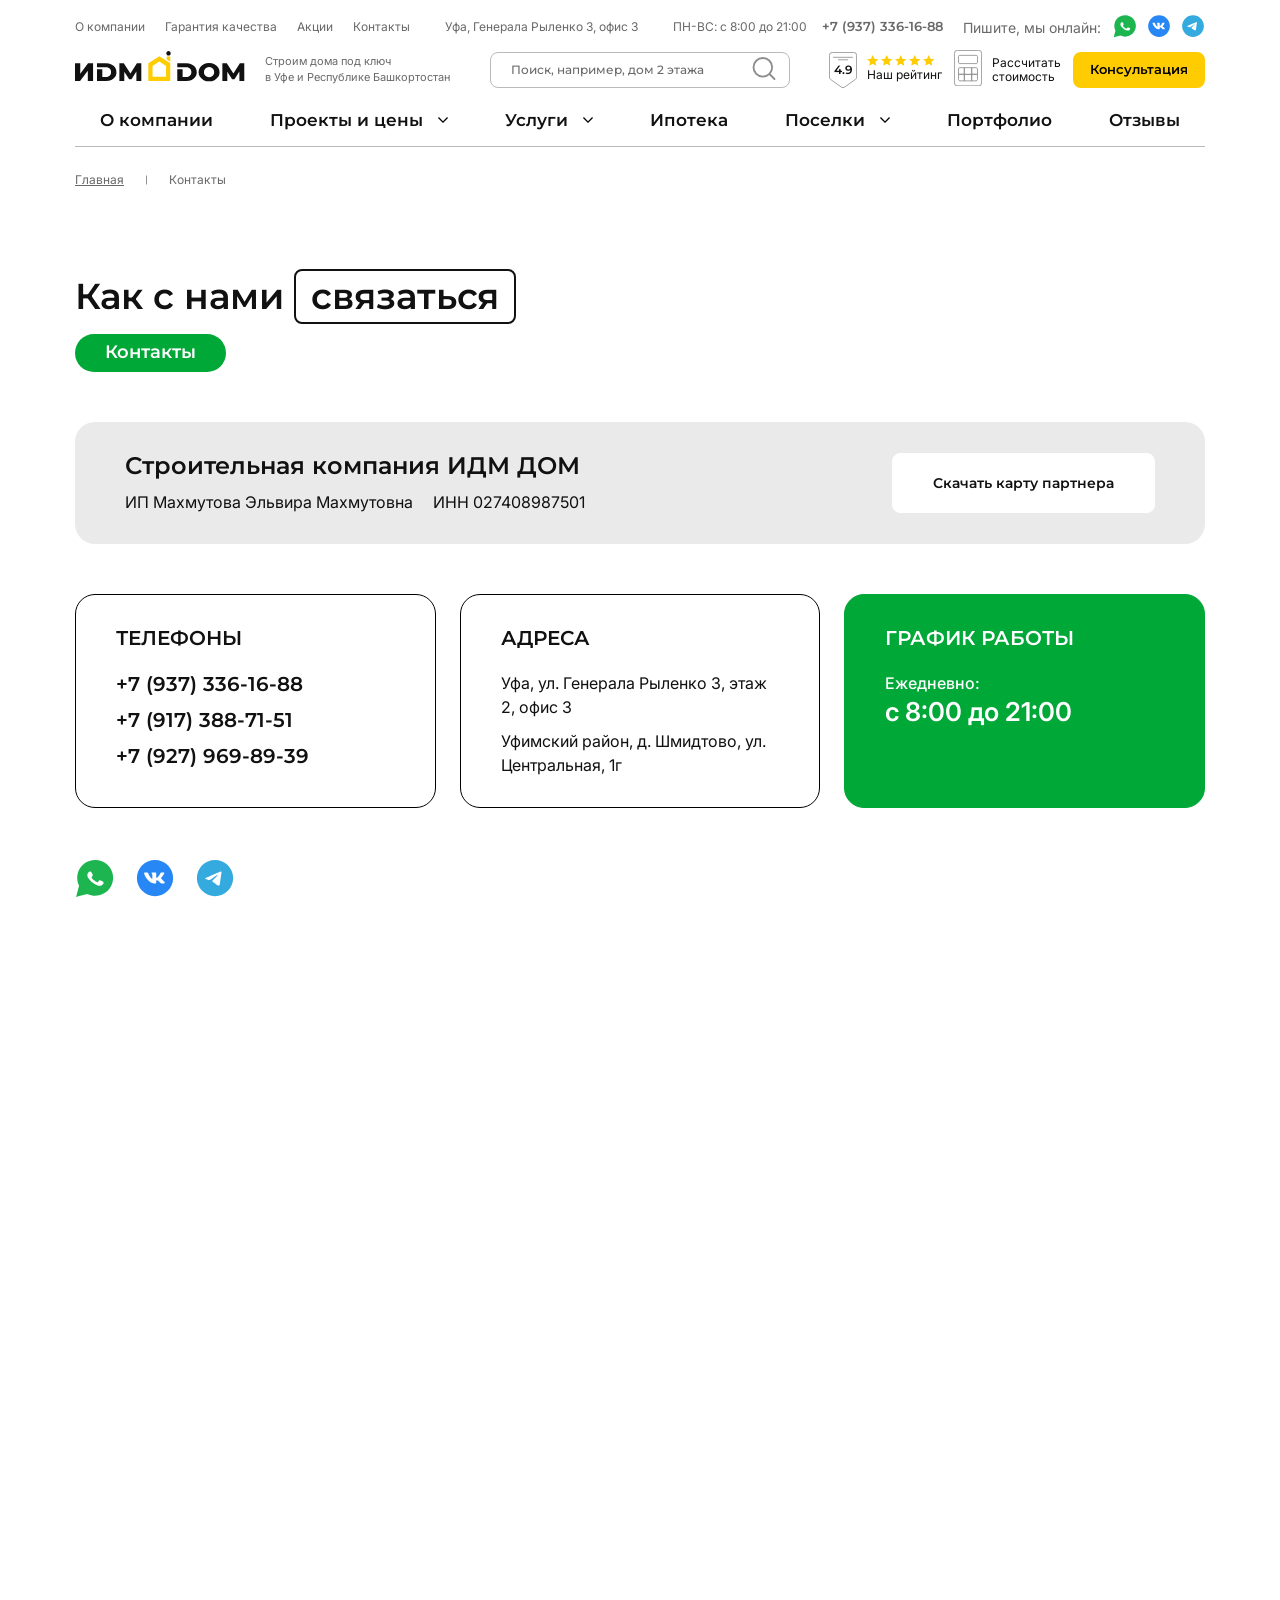
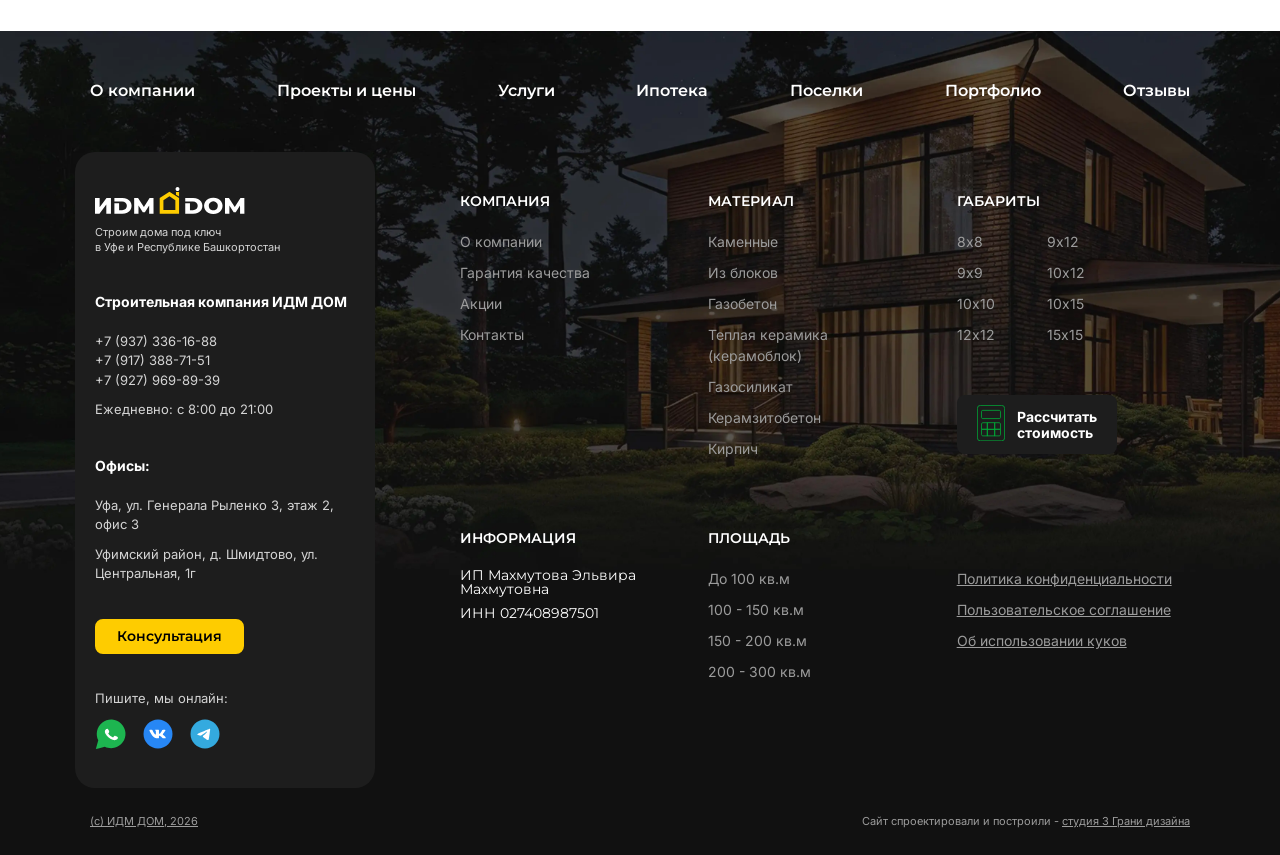
<file: contacts.html>
<!DOCTYPE html>
<html lang="en">

<head>
	<meta charset="UTF-8">
	<meta name="viewport" content="width=device-width, initial-scale=1.0">
	<meta name="keywords" content="">
	<link rel="stylesheet" href="css/libs.min.css">
	<link rel="stylesheet" href="css/style.min.css">
	<script src="https://api-maps.yandex.ru/2.1/?lang=ru_RU&apikey=9133eb49-3a97-4b2d-90be-6b80a97a5036" type="text/javascript"></script>
	<title>Контакты</title>
</head>


<body>
	<div class="wrapper">
		<header class="header">
    <div class="container">
        <div class="header__inner">
            <div class="header-top">
                <ul class="header__list">
                    <li><a href="">О компании</a></li>
                    <li><a href="">Гарантия качества</a></li>
                    <li><a href="">Акции</a></li>
                    <li><a href="">Контакты</a></li>
                </ul>
                <div class="header__location">
                    Уфа, Генерала Рыленко 3, офис 3
                </div>
                <div class="header__group">
                    <div class="header__subgroup">
                        <div class="header__schedule">ПН-ВС: с 8:00 до 21:00</div>
                        <a class="header__phone" href="tel:+79373361688">+7 (937) 336-16-88</a>
                    </div>
                    <div class="header__subgroup2">
                        <div class="header__text">Пишите, мы онлайн:</div>
                        <div class="header__socials">
                            <a class="header__social" href="">
                                <svg width="32" height="32" viewBox="0 0 32 32" fill="none" xmlns="http://www.w3.org/2000/svg">
                                    <g clip-path="url(#clip0_971_19864)">
                                        <path class="path1" d="M17.0508 1.53027C20.502 1.753 23.758 3.20818 26.2207 5.63086C28.6835 8.05384 30.1876 11.2821 30.4561 14.7227C30.7245 18.1633 29.7394 21.5846 27.6816 24.3584C25.624 27.1321 22.6323 29.0724 19.2568 29.8242C16.0793 30.5319 12.7612 30.1414 9.84277 28.7285L3.38574 30.4492L0.875977 31.1182L1.55176 28.6094L3.26465 22.248C1.81522 19.3599 1.38348 16.0616 2.05176 12.8887C2.76313 9.51147 4.67236 6.50387 7.42773 4.41797C10.1829 2.33225 13.5996 1.3076 17.0508 1.53027Z" fill="#1DB550" stroke="#A6F6C1" stroke-width="3"/>
                                        <path fill-rule="evenodd" clip-rule="evenodd" d="M21.3547 18.3285C21.0895 18.1286 20.779 17.988 20.4469 17.9172C20.1147 17.8465 19.7696 17.8475 19.438 17.9202C18.9396 18.1136 18.6176 18.8442 18.2956 19.2096C18.2277 19.2971 18.1279 19.3586 18.015 19.3823C17.9021 19.406 17.7838 19.3905 17.6822 19.3385C15.8578 18.6708 14.3285 17.4465 13.3428 15.8643C13.2587 15.7656 13.2189 15.6402 13.2318 15.5146C13.2447 15.389 13.3092 15.273 13.4118 15.1909C13.7709 14.8588 14.0346 14.4473 14.1785 13.9947C14.2104 13.4954 14.088 12.9981 13.8258 12.562C13.6231 11.9507 13.2373 11.4063 12.7141 10.9933C12.4442 10.8799 12.145 10.8418 11.8525 10.8838C11.56 10.9257 11.2868 11.0458 11.0657 11.2296C10.682 11.539 10.3774 11.9248 10.1743 12.3587C9.97133 12.7926 9.87508 13.2635 9.89267 13.7368C9.89385 14.0026 9.9299 14.2672 10 14.5248C10.178 15.1436 10.4518 15.7348 10.8127 16.2798C11.0731 16.6972 11.3571 17.1013 11.6637 17.4904C12.6601 18.7683 13.9125 19.8533 15.3515 20.6852C16.0736 21.1079 16.8454 21.4516 17.6516 21.7095C18.489 22.0642 19.4137 22.2004 20.3273 22.1035C20.8479 22.0299 21.3411 21.8379 21.7636 21.5443C22.186 21.2508 22.5248 20.8648 22.7501 20.4202C22.8824 20.1516 22.9226 19.8513 22.8651 19.5606C22.7271 18.966 21.876 18.615 21.3547 18.3285Z" fill="white"/>
                                    </g>
                                    <defs>
                                        <clipPath id="clip0_971_19864">
                                            <rect width="32" height="32" fill="white"/>
                                        </clipPath>
                                    </defs>
                                </svg>
                            </a>
                            <a class="header__social" href="">
                                <svg width="32" height="32" viewBox="0 0 32 32" fill="none" xmlns="http://www.w3.org/2000/svg">
                                    <g clip-path="url(#clip0_971_19867)">
                                        <path class="path1" d="M16 1.5C24.0081 1.5 30.5 7.99188 30.5 16C30.5 24.0081 24.0081 30.5 16 30.5C7.99188 30.5 1.5 24.0081 1.5 16C1.5 7.99188 7.99188 1.5 16 1.5Z" fill="#2787F5" stroke="#A7E5FF" stroke-width="3"/>
                                        <path fill-rule="evenodd" clip-rule="evenodd" d="M23.4247 12.2548C23.5392 11.9165 23.4247 11.668 22.88 11.668H21.0785C20.6205 11.668 20.4093 11.8827 20.2948 12.1195C20.2948 12.1195 19.3787 14.0984 18.0809 15.3838C17.661 15.7559 17.4701 15.8743 17.2411 15.8743C17.1266 15.8743 16.9609 15.7559 16.9609 15.4177V12.2548C16.9609 11.8489 16.8279 11.668 16.4462 11.668H13.6153C13.3291 11.668 13.1569 11.8564 13.1569 12.0349C13.1569 12.4197 13.8058 12.5085 13.8727 13.591V15.942C13.8727 16.4574 13.7676 16.5509 13.5386 16.5509C12.9279 16.5509 11.4424 14.5631 10.5613 12.2886C10.3886 11.8465 10.2154 11.668 9.75505 11.668H7.95359C7.43888 11.668 7.33594 11.8827 7.33594 12.1195C7.33594 12.5423 7.94667 14.6396 10.1796 17.4135C11.6682 19.3078 13.7656 20.3346 15.6741 20.3346C16.8192 20.3346 16.9609 20.1066 16.9609 19.7137V18.282C16.9609 17.8259 17.0694 17.7348 17.432 17.7348C17.6992 17.7348 18.1572 17.8532 19.226 18.7666C20.4474 19.849 20.6488 20.3346 21.3359 20.3346H23.1373C23.652 20.3346 23.9094 20.1066 23.7609 19.6565C23.5984 19.2079 23.0153 18.5571 22.2415 17.7856C21.8216 17.3458 21.1918 16.8723 21.0009 16.6354C20.7337 16.331 20.8101 16.1957 21.0009 15.9251C21.0009 15.9251 23.1957 13.1851 23.4247 12.2548Z" fill="white"/>
                                    </g>
                                    <defs>
                                        <clipPath id="clip0_971_19867">
                                            <rect width="32" height="32" fill="white"/>
                                        </clipPath>
                                    </defs>
                                </svg>
                            </a>
                            <a class="header__social" href="">
                                <svg width="32" height="32" viewBox="0 0 32 32" fill="none" xmlns="http://www.w3.org/2000/svg">
                                    <g clip-path="url(#clip0_971_19870)">
                                        <path class="path1" d="M16 1.5C24.0081 1.5 30.5 7.99188 30.5 16C30.5 24.0081 24.0081 30.5 16 30.5C7.99188 30.5 1.5 24.0081 1.5 16C1.5 7.99188 7.99188 1.5 16 1.5Z" fill="#34AADF" stroke="#BAEAFF" stroke-width="3"/>
                                        <path d="M9.00013 15.7074C9.00013 15.7074 14.7497 13.2342 16.7438 12.3633C17.5082 12.015 20.1005 10.9002 20.1005 10.9002C20.1005 10.9002 21.2969 10.4126 21.1972 11.5969C21.164 12.0846 20.8981 13.7915 20.6322 15.6378C20.2334 18.2504 19.8014 21.1068 19.8014 21.1068C19.8014 21.1068 19.7349 21.9081 19.1699 22.0474C18.6049 22.1867 17.6743 21.5597 17.5082 21.4203C17.3752 21.3159 15.0156 19.7483 14.1515 18.9819C13.9188 18.7729 13.653 18.3549 14.1847 17.8672C15.3812 16.7177 16.8102 15.2894 17.6743 14.3838C18.0732 13.9657 18.472 12.9903 16.8102 14.1747C14.4506 15.8816 12.1242 17.484 12.1242 17.484C12.1242 17.484 11.5924 17.8324 10.5954 17.5188C9.59832 17.2054 8.43511 16.7873 8.43511 16.7873C8.43511 16.7873 7.63753 16.2648 9.00013 15.7074Z" fill="white"/>
                                    </g>
                                    <defs>
                                        <clipPath id="clip0_971_19870">
                                            <rect width="32" height="32" fill="white"/>
                                        </clipPath>
                                    </defs>
                                </svg>
                            </a>
                        </div>
                    </div>
                </div>
            </div>
            <div class="header-center">
                <div class="header__group2">
                    <a class="header__logo" href="index.html">
                        <img src="img/logo.svg" alt="">
                    </a>
                    <div class="header__text2">
                        Строим дома под ключ <br> в Уфе и Республике Башкортостан
                    </div>
                </div>
                <div class="search">
                    <input class="search-input" type="search" placeholder="Поиск, например, дом 2 этажа">
                    <button class="search-btn">
                        <svg width="30" height="30" viewBox="0 0 30 30" fill="none" xmlns="http://www.w3.org/2000/svg">
                            <path d="M13.75 23.75C19.2728 23.75 23.75 19.2728 23.75 13.75C23.75 8.22715 19.2728 3.75 13.75 3.75C8.22715 3.75 3.75 8.22715 3.75 13.75C3.75 19.2728 8.22715 23.75 13.75 23.75Z" stroke="#8D8D8D" stroke-width="2" stroke-linecap="round" stroke-linejoin="round"/>
                            <path d="M26.25 26.25L20.875 20.875" stroke="#8D8D8D" stroke-width="2" stroke-linecap="round" stroke-linejoin="round"/>
                        </svg>
                    </button>
                </div>
                <div class="header__group3">
                    <div class="rating">
                        <div class="rating-group">
                            <div class="rating-icon">
                                <img src="img/rating-icon.svg" alt="">
                            </div>
                            <div class="rating-number">4.9</div>
                        </div>
                        <div class="rating-group2">
                            <div class="stars">
                                <span><img src="img/star.svg" alt=""></span>
                                <span><img src="img/star.svg" alt=""></span>
                                <span><img src="img/star.svg" alt=""></span>
                                <span><img src="img/star.svg" alt=""></span>
                                <span><img src="img/star.svg" alt=""></span>
                            </div>
                            <div class="rating-text">Наш рейтинг</div>
                        </div>
                    </div>
                    <a href="" class="calculator">
                        <span class="calculator-icon">
                            <svg width="34" height="44" viewBox="0 0 34 44" fill="none" xmlns="http://www.w3.org/2000/svg">
                                <g clip-path="url(#clip0_971_21348)">
                                    <rect x="0.5" y="0.5" width="33" height="43" rx="3.5" stroke="#8D8D8D"/>
                                    <rect x="5.5" y="6.5" width="23" height="10" rx="1.5" stroke="#8D8D8D"/>
                                    <path d="M7 21.5H12.5V29.5H5.5V23C5.5 22.1716 6.17157 21.5 7 21.5Z" stroke="#8D8D8D"/>
                                    <path d="M12.5 29.5V37.5H7C6.17157 37.5 5.5 36.8284 5.5 36V29.5H12.5Z" stroke="#8D8D8D"/>
                                    <rect x="12.5" y="21.5" width="9" height="8" stroke="#8D8D8D"/>
                                    <rect x="12.5" y="29.5" width="9" height="8" stroke="#8D8D8D"/>
                                    <path d="M27 21.5C27.8284 21.5 28.5 22.1716 28.5 23V29.5H21.5V21.5H27Z" stroke="#8D8D8D"/>
                                    <path d="M28.5 29.5V36C28.5 36.8284 27.8284 37.5 27 37.5H21.5V29.5H28.5Z" stroke="#8D8D8D"/>
                                </g>
                                <defs>
                                    <clipPath id="clip0_971_21348">
                                    <rect width="34" height="44" fill="white"/>
                                    </clipPath>
                                </defs>
                            </svg>
                        </span>
                        <span class="calculator-text">Рассчитать <br> стоимость</span>
                    </a>
                    <button class="header__btn btn btn-yellow">
                        <span>Консультация</span>
                    </button>
                </div>
            </div>
            <div class="header-bottom">
                <ul class="header__list2">
                    <li>
                        <div class="header__item">
                            <a class="header__item-show" href="">О компании</a>
                        </div>
                    </li>
                    <li>
                        <div class="header__item">
                            <div class="header__item-show">
                                <div class="header__item-title">Проекты и цены</div>
                                <div class="header__item-arrow">
                                    <svg width="10" height="6" viewBox="0 0 10 6" fill="none" xmlns="http://www.w3.org/2000/svg">
                                        <path d="M5 5.89583L0 0.895833L0.895833 0L5 4.125L9.10417 0.020833L10 0.916666L5 5.89583Z" fill="black"/>
                                    </svg>
                                </div>
                            </div>
                            <div class="header__item-hidden">
                                <div class="header__subitems">
                                    <div class="header__subitem">
                                        <div class="header__subitem-title">МАТЕРИАЛ</div>
                                        <ul class="header__subitem-list">
                                            <li><a href="">Каменные</a></li>
                                            <li><a href="">Из блоков</a></li>
                                            <li><a href="">Газобетон</a></li>
                                            <li><a href="">Теплая керамика (керамоблок)</a></li>
                                            <li><a href="">Газосиликат</a></li>
                                            <li><a href="">Керамзитобетон</a></li>
                                            <li><a href="">Кирпич</a></li>
                                        </ul>
                                    </div>
                                    <div class="header__subitem">
                                        <div class="header__subitem-group">
                                            <div class="header__subitem-title">ПЛОЩАДЬ</div>
                                            <ul class="header__subitem-list">
                                                <li><a href="">До 100 кв.м</a></li>
                                                <li><a href="">100 - 150 кв.м</a></li>
                                                <li><a href="">150 - 200 кв.м</a></li>
                                                <li><a href="">200 - 300 кв.м</a></li>
                                            </ul>
                                        </div>
                                        <div class="header__subitem-group">
                                            <div class="header__subitem-title">ЭТАЖНОСТЬ</div>
                                            <ul class="header__subitem-list">
                                                <li><a href="">Одноэтажные</a></li>
                                                <li><a href="">Двухэтажные</a></li>
                                            </ul>
                                        </div>
                                    </div>
                                    <div class="header__subitem">
                                        <div class="header__subitem-title">ГАБАРИТЫ</div>
                                        <nav class="header__subitem-nav">
                                            <ul class="header__subitem-list">
                                                <li><a href="">8х8</a></li>
                                                <li><a href="">9х9</a></li>
                                                <li><a href="">10х10</a></li>
                                                <li><a href="">12х12</a></li>
                                            </ul>
                                            <ul class="header__subitem-list">
                                                <li><a href="">9х12</a></li>
                                                <li><a href="">10х12</a></li>
                                                <li><a href="">10х15</a></li>
                                                <li><a href="">15х15</a></li>
                                            </ul>
                                        </nav>
                                    </div>
                                    <div class="header__subitem">
                                        <div class="header__subitem-title">МАТЕРИАЛ</div>
                                        <ul class="header__subitem-list">
                                            <li><a href="">С террасой</a></li>
                                            <li><a href="">С балконом</a></li>
                                            <li><a href="">Со вторым светом</a></li>
                                            <li><a href="">С сауной</a></li>
                                            <li><a href="">С баней</a></li>
                                            <li><a href="">С гаражом</a></li>
                                            <li><a href="">С панорамными окнами</a></li>
                                            <li><a href="">С котельной</a></li>
                                            <li><a href="">С подвалом</a></li>
                                        </ul>
                                    </div>
                                    <div class="header__subitem">
                                        <div class="header__subitem-title">СТИЛЬ</div>
                                        <ul class="header__subitem-list">
                                            <li><a href="">Лофт</a></li>
                                            <li><a href="">Европейский</a></li>
                                            <li><a href="">Русский</a></li>
                                            <li><a href="">Классический</a></li>
                                            <li><a href="">Фахверк</a></li>
                                            <li><a href="">Барнхаус</a></li>
                                            <li><a href="">Минимализм</a></li>
                                            <li><a href="">Модерн</a></li>
                                        </ul>
                                    </div>
                                </div>
                            </div>
                        </div>
                    </li>
                    <li>
                        <div class="header__item">
                            <div class="header__item-show">
                                <div class="header__item-title">Услуги</div>
                                <div class="header__item-arrow">
                                    <svg width="10" height="6" viewBox="0 0 10 6" fill="none" xmlns="http://www.w3.org/2000/svg">
                                        <path d="M5 5.89583L0 0.895833L0.895833 0L5 4.125L9.10417 0.020833L10 0.916666L5 5.89583Z" fill="black"/>
                                    </svg>
                                </div>
                            </div>
                            <div class="header__item-hidden">
                                <div class="header__subitems--2">
                                    <div class="header__subitem">
                                        <div class="header__subitem-title">Подготовительные этапы</div>
                                        <ul class="header__subitem-list">
                                            <li><a href="">Подбор земельного участка</a></li>
                                            <li><a href="">Проектирование</a></li>
                                        </ul>
                                    </div>
                                    <div class="header__subitem">
                                        <div class="header__subitem-title">Строительные работы</div>
                                        <ul class="header__subitem-list">
                                            <li><a href="">Фундамент</a></li>
                                            <li><a href="">Коробка</a></li>
                                            <li><a href="">Кровля</a></li>
                                            <li><a href="">Фасадные работы</a></li>
                                            <li><a href="">Отделка помещений</a></li>
                                        </ul>
                                    </div>
                                    <div class="header__subitem">
                                        <div class="header__subitem-title">Инженерные системы</div>
                                        <ul class="header__subitem-list">
                                            <li><a href="">Канализация</a></li>
                                            <li><a href="">Водоотведение</a></li>
                                            <li><a href="">Водоподготовка</a></li>
                                            <li><a href="">Электротехнические работы</a></li>
                                            <li><a href="">Вентиляция</a></li>
                                        </ul>
                                    </div>
                                    <div class="header__subitem">
                                        <div class="header__subitem-title">Благоустройство участка</div>
                                        <ul class="header__subitem-list">
                                            <li><a href="">Строительство бассейнов</a></li>
                                            <li><a href="">Строительство заборов</a></li>
                                            <li><a href="">Строительство беседок</a></li>
                                            <li><a href="">Строительство гаража</a></li>
                                            <li><a href="">Строительство терассы</a></li>
                                            <li><a href="">Ландшафтный дизайн</a></li>
                                        </ul>
                                    </div>
                                </div>
                            </div>
                        </div>
                    </li>
                    <li>
                        <div class="header__item">
                            <a class="header__item-show" href="">Ипотека</a>
                        </div>
                    </li>
                    <li>
                        <div class="header__item">
                            <div class="header__item-show">
                                <div class="header__item-title">Поселки</div>
                                <div class="header__item-arrow">
                                    <svg width="10" height="6" viewBox="0 0 10 6" fill="none" xmlns="http://www.w3.org/2000/svg">
                                        <path d="M5 5.89583L0 0.895833L0.895833 0L5 4.125L9.10417 0.020833L10 0.916666L5 5.89583Z" fill="black"/>
                                    </svg>
                                </div>
                            </div>
                            <div class="header__item-hidden">
                                <div class="header__subitems--3">
                                    <a href="" class="header__subitem2">
                                        <div class="header__subitem2-img">
                                            <img src="img/header-img.webp" alt="">
                                        </div>
                                        <div class="header__subitem2-desc">
                                            <div class="header__subitem2-title">Коттеджный поселок <br> АРХИТЕКТУРА</div>
                                            <div class="header__subitem2-text">деревня Шмидтово</div>
                                        </div>
                                    </a>
                                    <a href="" class="header__subitem2">
                                        <div class="header__subitem2-img">
                                            <img src="img/header-img2.webp" alt="">
                                        </div>
                                        <div class="header__subitem2-desc">
                                            <div class="header__subitem2-title">Коттеджный поселок <br> АРХИТЕКТУРА - 2</div>
                                            <div class="header__subitem2-text">Скоро</div>
                                        </div>
                                    </a>
                                </div>
                            </div>
                        </div>
                    </li>
                    <li>
                        <div class="header__item">
                            <a class="header__item-show" href="">Портфолио</a>
                        </div>
                    </li>
                    <li>
                        <div class="header__item">
                            <a class="header__item-show" href="">Отзывы</a>
                        </div>
                    </li>
                </ul>
            </div>
            <div class="header-mob">
                <div class="header-mob__wrap">
                    <a class="header__logo" href="index.html">
                        <img src="img/logo.svg" alt="">
                    </a>
                    <div class="header-mob__group">
                        <a class="header-mob__phone" href="+79373361688">
                            <svg width="22" height="22" viewBox="0 0 22 22" fill="none" xmlns="http://www.w3.org/2000/svg">
                                <path d="M20.8881 15.9201V18.9201C20.8892 19.1986 20.8322 19.4743 20.7206 19.7294C20.6091 19.9846 20.4454 20.2137 20.2402 20.402C20.035 20.5902 19.7927 20.7336 19.5289 20.8228C19.265 20.912 18.9855 20.9452 18.7081 20.9201C15.631 20.5857 12.6751 19.5342 10.0781 17.8501C7.66194 16.3148 5.61345 14.2663 4.07812 11.8501C2.38809 9.2413 1.33636 6.27109 1.00812 3.1801C0.983127 2.90356 1.01599 2.62486 1.10462 2.36172C1.19324 2.09859 1.33569 1.85679 1.52288 1.65172C1.71008 1.44665 1.93792 1.28281 2.19191 1.17062C2.44589 1.05843 2.72046 1.00036 2.99812 1.0001H5.99812C6.48342 0.995321 6.95391 1.16718 7.32188 1.48363C7.68985 1.80008 7.93019 2.23954 7.99812 2.7201C8.12474 3.68016 8.35957 4.62282 8.69812 5.5301C8.83266 5.88802 8.86178 6.27701 8.78202 6.65098C8.70227 7.02494 8.51698 7.36821 8.24812 7.6401L6.97812 8.9101C8.40167 11.4136 10.4746 13.4865 12.9781 14.9101L14.2481 13.6401C14.52 13.3712 14.8633 13.1859 15.2372 13.1062C15.6112 13.0264 16.0002 13.0556 16.3581 13.1901C17.2654 13.5286 18.2081 13.7635 19.1681 13.8901C19.6539 13.9586 20.0975 14.2033 20.4146 14.5776C20.7318 14.9519 20.9003 15.4297 20.8881 15.9201Z" stroke="white" stroke-width="2" stroke-linecap="round" stroke-linejoin="round"/>
                            </svg>
                        </a>
                        <div class="burger">
                            <span></span>
                            <span></span>
                            <span></span>
                        </div>
                    </div>
                </div>
                <div class="header__text2">
                    Строим дома под ключ в Уфе и Республике Башкортостан
                </div>
            </div>
            <div class="menu">
                <div class="menu__top">
                    <a class="header__logo" href="index.html">
                        <img src="img/logo.svg" alt="">
                    </a>
                    <div class="menu__group">
                        <a href="" class="menu__phone">
                            <svg width="22" height="22" viewBox="0 0 22 22" fill="none" xmlns="http://www.w3.org/2000/svg">
                                <path d="M20.8881 15.9201V18.9201C20.8892 19.1986 20.8322 19.4743 20.7206 19.7294C20.6091 19.9846 20.4454 20.2137 20.2402 20.402C20.035 20.5902 19.7927 20.7336 19.5289 20.8228C19.265 20.912 18.9855 20.9452 18.7081 20.9201C15.631 20.5857 12.6751 19.5342 10.0781 17.8501C7.66194 16.3148 5.61345 14.2663 4.07812 11.8501C2.38809 9.2413 1.33636 6.27109 1.00812 3.1801C0.983127 2.90356 1.01599 2.62486 1.10462 2.36172C1.19324 2.09859 1.33569 1.85679 1.52288 1.65172C1.71008 1.44665 1.93792 1.28281 2.19191 1.17062C2.44589 1.05843 2.72046 1.00036 2.99812 1.0001H5.99812C6.48342 0.995321 6.95391 1.16718 7.32188 1.48363C7.68985 1.80008 7.93019 2.23954 7.99812 2.7201C8.12474 3.68016 8.35957 4.62282 8.69812 5.5301C8.83266 5.88802 8.86178 6.27701 8.78202 6.65098C8.70227 7.02494 8.51698 7.36821 8.24812 7.6401L6.97812 8.9101C8.40167 11.4136 10.4746 13.4865 12.9781 14.9101L14.2481 13.6401C14.52 13.3712 14.8633 13.1859 15.2372 13.1062C15.6112 13.0264 16.0002 13.0556 16.3581 13.1901C17.2654 13.5286 18.2081 13.7635 19.1681 13.8901C19.6539 13.9586 20.0975 14.2033 20.4146 14.5776C20.7318 14.9519 20.9003 15.4297 20.8881 15.9201Z" stroke="#111111" stroke-width="2" stroke-linecap="round" stroke-linejoin="round"/>
                            </svg>
                        </a>
                        <div class="menu__close">
                            <svg width="9" height="9" viewBox="0 0 9 9" fill="none" xmlns="http://www.w3.org/2000/svg">
                                <path d="M0.673077 8.75L0 8.07692L3.70192 4.375L0 0.673077L0.673077 0L4.375 3.70192L8.07692 0L8.75 0.673077L5.04808 4.375L8.75 8.07692L8.07692 8.75L4.375 5.04808L0.673077 8.75Z" fill="#111111"/>
                            </svg>
                        </div>
                    </div>
                </div>
                <div class="search">
                    <input class="search-input" type="search" placeholder="Поиск, например, дом 2 этажа">
                    <button class="search-btn">
                        <svg width="30" height="30" viewBox="0 0 30 30" fill="none" xmlns="http://www.w3.org/2000/svg">
                            <path d="M13.75 23.75C19.2728 23.75 23.75 19.2728 23.75 13.75C23.75 8.22715 19.2728 3.75 13.75 3.75C8.22715 3.75 3.75 8.22715 3.75 13.75C3.75 19.2728 8.22715 23.75 13.75 23.75Z" stroke="#8D8D8D" stroke-width="2" stroke-linecap="round" stroke-linejoin="round"/>
                            <path d="M26.25 26.25L20.875 20.875" stroke="#8D8D8D" stroke-width="2" stroke-linecap="round" stroke-linejoin="round"/>
                        </svg>
                    </button>
                </div>
                <ul class="header__list2">
                    <li>
                        <div class="header__item">
                            <a class="header__item-show" href="">О компании</a>
                        </div>
                    </li>
                    <li>
                        <div class="header__item">
                            <div class="header__item-show item-show">
                                <div class="header__item-title">Проекты и цены</div>
                                <div class="header__item-arrow">
                                    <svg width="10" height="6" viewBox="0 0 10 6" fill="none" xmlns="http://www.w3.org/2000/svg">
                                        <path d="M5 5.89583L0 0.895833L0.895833 0L5 4.125L9.10417 0.020833L10 0.916666L5 5.89583Z" fill="black"/>
                                    </svg>
                                </div>
                            </div>
                            <div class="header__item-hidden item-hidden">
                                <div class="header__subitems">
                                    <div class="header__subitem">
                                        <div class="header__subitem-title item-show">МАТЕРИАЛ</div>
                                        <div class="item-hidden">
                                            <ul class="header__subitem-list">
                                                <li><a href="">Каменные</a></li>
                                                <li><a href="">Из блоков</a></li>
                                                <li><a href="">Газобетон</a></li>
                                                <li><a href="">Теплая керамика (керамоблок)</a></li>
                                                <li><a href="">Газосиликат</a></li>
                                                <li><a href="">Керамзитобетон</a></li>
                                                <li><a href="">Кирпич</a></li>
                                            </ul>
                                        </div>
                                    </div>
                                    <div class="header__subitem">
                                        <div class="header__subitem-group">
                                            <div class="header__subitem-title item-show">ПЛОЩАДЬ</div>
                                            <div class="item-hidden">
                                                <ul class="header__subitem-list">
                                                    <li><a href="">До 100 кв.м</a></li>
                                                    <li><a href="">100 - 150 кв.м</a></li>
                                                    <li><a href="">150 - 200 кв.м</a></li>
                                                    <li><a href="">200 - 300 кв.м</a></li>
                                                </ul>
                                            </div>
                                        </div>
                                        <div class="header__subitem-group">
                                            <div class="header__subitem-title item-show">ЭТАЖНОСТЬ</div>
                                            <div class="item-hidden">
                                                <ul class="header__subitem-list">
                                                    <li><a href="">Одноэтажные</a></li>
                                                    <li><a href="">Двухэтажные</a></li>
                                                </ul>
                                            </div>
                                        </div>
                                    </div>
                                    <div class="header__subitem">
                                        <div class="header__subitem-title item-show">ГАБАРИТЫ</div>
                                        <div class="item-hidden">
                                            <nav class="header__subitem-nav">
                                                <ul class="header__subitem-list">
                                                    <li><a href="">8х8</a></li>
                                                    <li><a href="">9х9</a></li>
                                                    <li><a href="">10х10</a></li>
                                                    <li><a href="">12х12</a></li>
                                                </ul>
                                                <ul class="header__subitem-list">
                                                    <li><a href="">9х12</a></li>
                                                    <li><a href="">10х12</a></li>
                                                    <li><a href="">10х15</a></li>
                                                    <li><a href="">15х15</a></li>
                                                </ul>
                                            </nav>
                                        </div>
                                    </div>
                                    <div class="header__subitem">
                                        <div class="header__subitem-title item-show">МАТЕРИАЛ</div>
                                        <div class="item-hidden">
                                            <ul class="header__subitem-list">
                                                <li><a href="">С террасой</a></li>
                                                <li><a href="">С балконом</a></li>
                                                <li><a href="">Со вторым светом</a></li>
                                                <li><a href="">С сауной</a></li>
                                                <li><a href="">С баней</a></li>
                                                <li><a href="">С гаражом</a></li>
                                                <li><a href="">С панорамными окнами</a></li>
                                                <li><a href="">С котельной</a></li>
                                                <li><a href="">С подвалом</a></li>
                                            </ul>
                                        </div>
                                    </div>
                                    <div class="header__subitem">
                                        <div class="header__subitem-title item-show">СТИЛЬ</div>
                                        <div class="item-hidden">
                                            <ul class="header__subitem-list">
                                                <li><a href="">Лофт</a></li>
                                                <li><a href="">Европейский</a></li>
                                                <li><a href="">Русский</a></li>
                                                <li><a href="">Классический</a></li>
                                                <li><a href="">Фахверк</a></li>
                                                <li><a href="">Барнхаус</a></li>
                                                <li><a href="">Минимализм</a></li>
                                                <li><a href="">Модерн</a></li>
                                            </ul>
                                        </div>
                                    </div>
                                </div>
                            </div>
                        </div>
                    </li>
                    <li>
                        <div class="header__item">
                            <div class="header__item-show item-show">
                                <div class="header__item-title">Услуги</div>
                                <div class="header__item-arrow">
                                    <svg width="10" height="6" viewBox="0 0 10 6" fill="none" xmlns="http://www.w3.org/2000/svg">
                                        <path d="M5 5.89583L0 0.895833L0.895833 0L5 4.125L9.10417 0.020833L10 0.916666L5 5.89583Z" fill="black"/>
                                    </svg>
                                </div>
                            </div>
                            <div class="header__item-hidden item-hidden">
                                <div class="header__subitems--2">
                                    <div class="header__subitem">
                                        <div class="header__subitem-title item-show">Подготовительные этапы</div>
                                        <div class="item-hidden">
                                            <ul class="header__subitem-list">
                                                <li><a href="">Подбор земельного участка</a></li>
                                                <li><a href="">Проектирование</a></li>
                                            </ul>
                                        </div>
                                    </div>
                                    <div class="header__subitem">
                                        <div class="header__subitem-title item-show">Строительные работы</div>
                                        <div class="item-hidden">
                                            <ul class="header__subitem-list">
                                                <li><a href="">Фундамент</a></li>
                                                <li><a href="">Коробка</a></li>
                                                <li><a href="">Кровля</a></li>
                                                <li><a href="">Фасадные работы</a></li>
                                                <li><a href="">Отделка помещений</a></li>
                                            </ul>
                                        </div>
                                    </div>
                                    <div class="header__subitem">
                                        <div class="header__subitem-title item-show">Инженерные системы</div>
                                        <div class="item-hidden">
                                            <ul class="header__subitem-list">
                                                <li><a href="">Канализация</a></li>
                                                <li><a href="">Водоотведение</a></li>
                                                <li><a href="">Водоподготовка</a></li>
                                                <li><a href="">Электротехнические работы</a></li>
                                                <li><a href="">Вентиляция</a></li>
                                            </ul>
                                        </div>
                                    </div>
                                    <div class="header__subitem">
                                        <div class="header__subitem-title item-show">Благоустройство участка</div>
                                        <div class="item-hidden">
                                            <ul class="header__subitem-list">
                                                <li><a href="">Строительство бассейнов</a></li>
                                                <li><a href="">Строительство заборов</a></li>
                                                <li><a href="">Строительство беседок</a></li>
                                                <li><a href="">Строительство гаража</a></li>
                                                <li><a href="">Строительство терассы</a></li>
                                                <li><a href="">Ландшафтный дизайн</a></li>
                                            </ul>
                                        </div>
                                    </div>
                                </div>
                            </div>
                        </div>
                    </li>
                    <li>
                        <div class="header__item">
                            <a class="header__item-show" href="">Ипотека</a>
                        </div>
                    </li>
                    <li>
                        <div class="header__item">
                            <div class="header__item-show item-show">
                                <div class="header__item-title">Поселки</div>
                                <div class="header__item-arrow">
                                    <svg width="10" height="6" viewBox="0 0 10 6" fill="none" xmlns="http://www.w3.org/2000/svg">
                                        <path d="M5 5.89583L0 0.895833L0.895833 0L5 4.125L9.10417 0.020833L10 0.916666L5 5.89583Z" fill="black"/>
                                    </svg>
                                </div>
                            </div>
                            <div class="header__item-hidden item-hidden">
                                <div class="header__subitems--3">
                                    <a href="" class="header__subitem2">
                                        <div class="header__subitem2-img">
                                            <img src="img/header-img.webp" alt="">
                                        </div>
                                        <div class="header__subitem2-desc">
                                            <div class="header__subitem2-title">Коттеджный поселок <br> АРХИТЕКТУРА</div>
                                            <div class="header__subitem2-text">деревня Шмидтово</div>
                                        </div>
                                    </a>
                                    <a href="" class="header__subitem2">
                                        <div class="header__subitem2-img">
                                            <img src="img/header-img2.webp" alt="">
                                        </div>
                                        <div class="header__subitem2-desc">
                                            <div class="header__subitem2-title">Коттеджный поселок <br> АРХИТЕКТУРА - 2</div>
                                            <div class="header__subitem2-text">Скоро</div>
                                        </div>
                                    </a>
                                </div>
                            </div>
                        </div>
                    </li>
                    <li>
                        <div class="header__item">
                            <a class="header__item-show" href="">Портфолио</a>
                        </div>
                    </li>
                    <li>
                        <div class="header__item">
                            <a class="header__item-show" href="">Отзывы</a>
                        </div>
                    </li>
                </ul>
                <div class="header__socials">
                    <a class="header__social" href="">
                        <svg width="32" height="32" viewBox="0 0 32 32" fill="none" xmlns="http://www.w3.org/2000/svg">
                            <g clip-path="url(#clip0_971_19864)">
                                <path class="path1" d="M17.0508 1.53027C20.502 1.753 23.758 3.20818 26.2207 5.63086C28.6835 8.05384 30.1876 11.2821 30.4561 14.7227C30.7245 18.1633 29.7394 21.5846 27.6816 24.3584C25.624 27.1321 22.6323 29.0724 19.2568 29.8242C16.0793 30.5319 12.7612 30.1414 9.84277 28.7285L3.38574 30.4492L0.875977 31.1182L1.55176 28.6094L3.26465 22.248C1.81522 19.3599 1.38348 16.0616 2.05176 12.8887C2.76313 9.51147 4.67236 6.50387 7.42773 4.41797C10.1829 2.33225 13.5996 1.3076 17.0508 1.53027Z" fill="#1DB550" stroke="#A6F6C1" stroke-width="3"/>
                                <path fill-rule="evenodd" clip-rule="evenodd" d="M21.3547 18.3285C21.0895 18.1286 20.779 17.988 20.4469 17.9172C20.1147 17.8465 19.7696 17.8475 19.438 17.9202C18.9396 18.1136 18.6176 18.8442 18.2956 19.2096C18.2277 19.2971 18.1279 19.3586 18.015 19.3823C17.9021 19.406 17.7838 19.3905 17.6822 19.3385C15.8578 18.6708 14.3285 17.4465 13.3428 15.8643C13.2587 15.7656 13.2189 15.6402 13.2318 15.5146C13.2447 15.389 13.3092 15.273 13.4118 15.1909C13.7709 14.8588 14.0346 14.4473 14.1785 13.9947C14.2104 13.4954 14.088 12.9981 13.8258 12.562C13.6231 11.9507 13.2373 11.4063 12.7141 10.9933C12.4442 10.8799 12.145 10.8418 11.8525 10.8838C11.56 10.9257 11.2868 11.0458 11.0657 11.2296C10.682 11.539 10.3774 11.9248 10.1743 12.3587C9.97133 12.7926 9.87508 13.2635 9.89267 13.7368C9.89385 14.0026 9.9299 14.2672 10 14.5248C10.178 15.1436 10.4518 15.7348 10.8127 16.2798C11.0731 16.6972 11.3571 17.1013 11.6637 17.4904C12.6601 18.7683 13.9125 19.8533 15.3515 20.6852C16.0736 21.1079 16.8454 21.4516 17.6516 21.7095C18.489 22.0642 19.4137 22.2004 20.3273 22.1035C20.8479 22.0299 21.3411 21.8379 21.7636 21.5443C22.186 21.2508 22.5248 20.8648 22.7501 20.4202C22.8824 20.1516 22.9226 19.8513 22.8651 19.5606C22.7271 18.966 21.876 18.615 21.3547 18.3285Z" fill="white"/>
                            </g>
                            <defs>
                                <clipPath id="clip0_971_19864">
                                    <rect width="32" height="32" fill="white"/>
                                </clipPath>
                            </defs>
                        </svg>
                    </a>
                    <a class="header__social" href="">
                        <svg width="32" height="32" viewBox="0 0 32 32" fill="none" xmlns="http://www.w3.org/2000/svg">
                            <g clip-path="url(#clip0_971_19867)">
                                <path class="path1" d="M16 1.5C24.0081 1.5 30.5 7.99188 30.5 16C30.5 24.0081 24.0081 30.5 16 30.5C7.99188 30.5 1.5 24.0081 1.5 16C1.5 7.99188 7.99188 1.5 16 1.5Z" fill="#2787F5" stroke="#A7E5FF" stroke-width="3"/>
                                <path fill-rule="evenodd" clip-rule="evenodd" d="M23.4247 12.2548C23.5392 11.9165 23.4247 11.668 22.88 11.668H21.0785C20.6205 11.668 20.4093 11.8827 20.2948 12.1195C20.2948 12.1195 19.3787 14.0984 18.0809 15.3838C17.661 15.7559 17.4701 15.8743 17.2411 15.8743C17.1266 15.8743 16.9609 15.7559 16.9609 15.4177V12.2548C16.9609 11.8489 16.8279 11.668 16.4462 11.668H13.6153C13.3291 11.668 13.1569 11.8564 13.1569 12.0349C13.1569 12.4197 13.8058 12.5085 13.8727 13.591V15.942C13.8727 16.4574 13.7676 16.5509 13.5386 16.5509C12.9279 16.5509 11.4424 14.5631 10.5613 12.2886C10.3886 11.8465 10.2154 11.668 9.75505 11.668H7.95359C7.43888 11.668 7.33594 11.8827 7.33594 12.1195C7.33594 12.5423 7.94667 14.6396 10.1796 17.4135C11.6682 19.3078 13.7656 20.3346 15.6741 20.3346C16.8192 20.3346 16.9609 20.1066 16.9609 19.7137V18.282C16.9609 17.8259 17.0694 17.7348 17.432 17.7348C17.6992 17.7348 18.1572 17.8532 19.226 18.7666C20.4474 19.849 20.6488 20.3346 21.3359 20.3346H23.1373C23.652 20.3346 23.9094 20.1066 23.7609 19.6565C23.5984 19.2079 23.0153 18.5571 22.2415 17.7856C21.8216 17.3458 21.1918 16.8723 21.0009 16.6354C20.7337 16.331 20.8101 16.1957 21.0009 15.9251C21.0009 15.9251 23.1957 13.1851 23.4247 12.2548Z" fill="white"/>
                            </g>
                            <defs>
                                <clipPath id="clip0_971_19867">
                                    <rect width="32" height="32" fill="white"/>
                                </clipPath>
                            </defs>
                        </svg>
                    </a>
                    <a class="header__social" href="">
                        <svg width="32" height="32" viewBox="0 0 32 32" fill="none" xmlns="http://www.w3.org/2000/svg">
                            <g clip-path="url(#clip0_971_19870)">
                                <path class="path1" d="M16 1.5C24.0081 1.5 30.5 7.99188 30.5 16C30.5 24.0081 24.0081 30.5 16 30.5C7.99188 30.5 1.5 24.0081 1.5 16C1.5 7.99188 7.99188 1.5 16 1.5Z" fill="#34AADF" stroke="#BAEAFF" stroke-width="3"/>
                                <path d="M9.00013 15.7074C9.00013 15.7074 14.7497 13.2342 16.7438 12.3633C17.5082 12.015 20.1005 10.9002 20.1005 10.9002C20.1005 10.9002 21.2969 10.4126 21.1972 11.5969C21.164 12.0846 20.8981 13.7915 20.6322 15.6378C20.2334 18.2504 19.8014 21.1068 19.8014 21.1068C19.8014 21.1068 19.7349 21.9081 19.1699 22.0474C18.6049 22.1867 17.6743 21.5597 17.5082 21.4203C17.3752 21.3159 15.0156 19.7483 14.1515 18.9819C13.9188 18.7729 13.653 18.3549 14.1847 17.8672C15.3812 16.7177 16.8102 15.2894 17.6743 14.3838C18.0732 13.9657 18.472 12.9903 16.8102 14.1747C14.4506 15.8816 12.1242 17.484 12.1242 17.484C12.1242 17.484 11.5924 17.8324 10.5954 17.5188C9.59832 17.2054 8.43511 16.7873 8.43511 16.7873C8.43511 16.7873 7.63753 16.2648 9.00013 15.7074Z" fill="white"/>
                            </g>
                            <defs>
                                <clipPath id="clip0_971_19870">
                                    <rect width="32" height="32" fill="white"/>
                                </clipPath>
                            </defs>
                        </svg>
                    </a>
                </div>
                <button class="header__btn btn btn-yellow">
                    <span>Консультация</span>
                </button>
                <div class="menu__group2">
                    <div class="rating">
                        <div class="rating-group">
                            <div class="rating-icon">
                                <img src="img/rating-icon.svg" alt="">
                            </div>
                            <div class="rating-number">4.9</div>
                        </div>
                        <div class="rating-group2">
                            <div class="stars">
                                <span><img src="img/star.svg" alt=""></span>
                                <span><img src="img/star.svg" alt=""></span>
                                <span><img src="img/star.svg" alt=""></span>
                                <span><img src="img/star.svg" alt=""></span>
                                <span><img src="img/star.svg" alt=""></span>
                            </div>
                            <div class="rating-text">Наш рейтинг</div>
                        </div>
                    </div>
                    <a href="" class="calculator">
                        <span class="calculator-icon">
                            <svg width="34" height="44" viewBox="0 0 34 44" fill="none" xmlns="http://www.w3.org/2000/svg">
                                <g clip-path="url(#clip0_971_21348)">
                                    <rect x="0.5" y="0.5" width="33" height="43" rx="3.5" stroke="#8D8D8D"></rect>
                                    <rect x="5.5" y="6.5" width="23" height="10" rx="1.5" stroke="#8D8D8D"></rect>
                                    <path d="M7 21.5H12.5V29.5H5.5V23C5.5 22.1716 6.17157 21.5 7 21.5Z" stroke="#8D8D8D"></path>
                                    <path d="M12.5 29.5V37.5H7C6.17157 37.5 5.5 36.8284 5.5 36V29.5H12.5Z" stroke="#8D8D8D"></path>
                                    <rect x="12.5" y="21.5" width="9" height="8" stroke="#8D8D8D"></rect>
                                    <rect x="12.5" y="29.5" width="9" height="8" stroke="#8D8D8D"></rect>
                                    <path d="M27 21.5C27.8284 21.5 28.5 22.1716 28.5 23V29.5H21.5V21.5H27Z" stroke="#8D8D8D"></path>
                                    <path d="M28.5 29.5V36C28.5 36.8284 27.8284 37.5 27 37.5H21.5V29.5H28.5Z" stroke="#8D8D8D"></path>
                                </g>
                                <defs>
                                    <clipPath id="clip0_971_21348">
                                    <rect width="34" height="44" fill="white"></rect>
                                    </clipPath>
                                </defs>
                            </svg>
                        </span>
                        <span class="calculator-text">Рассчитать <br> стоимость</span>
                    </a>
                </div>
                <ul class="header__list">
                    <li><a href="">О компании</a></li>
                    <li><a href="">Гарантия качества</a></li>
                    <li><a href="">Акции</a></li>
                    <li><a href="">Контакты</a></li>
                </ul>
                <a class="header__phone" href="tel:+79373361688">+7 (937) 336-16-88</a>
                <div class="header__location">
                    Уфа, Генерала Рыленко 3, офис 3
                </div>
                <div class="header__schedule">ПН-ВС: с 8:00 до 21:00</div>
            </div>
            <div class="menu-bg"></div>
        </div>
    </div>
</header>
		<main class="content">
			<section class="breadcrumbs">
				<div class="container">
					<div class="breadcrumbs__items">
						<a href="index.html" class="breadcrumbs__item">Главная</a>
						<span class="breadcrumbs__item breadcrumbs__item--active">Контакты</span>
					</div>
				</div>
			</section>
			<section class="contacts">
				<div class="container">
					<div class="contacts__inner">
						<div class="contacts__top">
							<h2 class="contacts__title h2">Как с нами <span class="outline-text">связаться</span></h2>
							<div class="contacts__subtitle subtitle">Контакты</div>
						</div>
						<div class="contacts__group">
							<div class="contacts__subgroup">
								<h1 class="contacts__title2 text32">Строительная компания ИДМ ДОМ</h1>
								<div class="contacts__text">
									<p>ИП Махмутова Эльвира Махмутовна</p>
									<p>ИНН 027408987501</p>
								</div>
							</div>
							<a download="" class="contacts__btn btn btn-white" href="">
								<span>Скачать карту партнера</span>
							</a>
						</div>
						<div class="contacts__items">
							<div class="contacts__item">
								<div class="contacts__item-title">Телефоны</div>
								<div class="contacts__item-phones">
									<a class="contacts__item-phone" href="tel:+79373361688">+7 (937) 336-16-88</a>
									<a class="contacts__item-phone" href="tel:+79173887151">+7 (917) 388-71-51</a>
									<a class="contacts__item-phone" href="tel:+79279698939">+7 (927) 969-89-39</a>
								</div>
							</div>
							<div class="contacts__item">
								<div class="contacts__item-title">Адреса</div>
								<div class="contacts__item-addresses">
									<div class="contacts__item-address">Уфа, ул. Генерала Рыленко 3, этаж 2, офис 3</div>
									<div class="contacts__item-address">Уфимский район, д. Шмидтово, ул. Центральная, 1г</div>
								</div>
							</div>
							<div class="contacts__item contacts__item--green">
								<div class="contacts__item-title">График работы</div>
								<div class="contacts__item-schedule">
									Ежедневно:
									<span>с 8:00 до 21:00</span>
								</div>
							</div>
						</div>
						<div class="contacts__socials">
							<a class="contacts__social" href="">
								<svg width="32" height="32" viewBox="0 0 32 32" fill="none" xmlns="http://www.w3.org/2000/svg">
									<g clip-path="url(#clip0_971_19864)">
										<path class="path1" d="M17.0508 1.53027C20.502 1.753 23.758 3.20818 26.2207 5.63086C28.6835 8.05384 30.1876 11.2821 30.4561 14.7227C30.7245 18.1633 29.7394 21.5846 27.6816 24.3584C25.624 27.1321 22.6323 29.0724 19.2568 29.8242C16.0793 30.5319 12.7612 30.1414 9.84277 28.7285L3.38574 30.4492L0.875977 31.1182L1.55176 28.6094L3.26465 22.248C1.81522 19.3599 1.38348 16.0616 2.05176 12.8887C2.76313 9.51147 4.67236 6.50387 7.42773 4.41797C10.1829 2.33225 13.5996 1.3076 17.0508 1.53027Z" fill="#1DB550" stroke="#A6F6C1" stroke-width="3"/>
										<path fill-rule="evenodd" clip-rule="evenodd" d="M21.3547 18.3285C21.0895 18.1286 20.779 17.988 20.4469 17.9172C20.1147 17.8465 19.7696 17.8475 19.438 17.9202C18.9396 18.1136 18.6176 18.8442 18.2956 19.2096C18.2277 19.2971 18.1279 19.3586 18.015 19.3823C17.9021 19.406 17.7838 19.3905 17.6822 19.3385C15.8578 18.6708 14.3285 17.4465 13.3428 15.8643C13.2587 15.7656 13.2189 15.6402 13.2318 15.5146C13.2447 15.389 13.3092 15.273 13.4118 15.1909C13.7709 14.8588 14.0346 14.4473 14.1785 13.9947C14.2104 13.4954 14.088 12.9981 13.8258 12.562C13.6231 11.9507 13.2373 11.4063 12.7141 10.9933C12.4442 10.8799 12.145 10.8418 11.8525 10.8838C11.56 10.9257 11.2868 11.0458 11.0657 11.2296C10.682 11.539 10.3774 11.9248 10.1743 12.3587C9.97133 12.7926 9.87508 13.2635 9.89267 13.7368C9.89385 14.0026 9.9299 14.2672 10 14.5248C10.178 15.1436 10.4518 15.7348 10.8127 16.2798C11.0731 16.6972 11.3571 17.1013 11.6637 17.4904C12.6601 18.7683 13.9125 19.8533 15.3515 20.6852C16.0736 21.1079 16.8454 21.4516 17.6516 21.7095C18.489 22.0642 19.4137 22.2004 20.3273 22.1035C20.8479 22.0299 21.3411 21.8379 21.7636 21.5443C22.186 21.2508 22.5248 20.8648 22.7501 20.4202C22.8824 20.1516 22.9226 19.8513 22.8651 19.5606C22.7271 18.966 21.876 18.615 21.3547 18.3285Z" fill="white"/>
									</g>
									<defs>
										<clipPath id="clip0_971_19864">
											<rect width="32" height="32" fill="white"/>
										</clipPath>
									</defs>
								</svg>
							</a>
							<a class="contacts__social" href="">
								<svg width="32" height="32" viewBox="0 0 32 32" fill="none" xmlns="http://www.w3.org/2000/svg">
									<g clip-path="url(#clip0_971_19867)">
										<path class="path1" d="M16 1.5C24.0081 1.5 30.5 7.99188 30.5 16C30.5 24.0081 24.0081 30.5 16 30.5C7.99188 30.5 1.5 24.0081 1.5 16C1.5 7.99188 7.99188 1.5 16 1.5Z" fill="#2787F5" stroke="#A7E5FF" stroke-width="3"/>
										<path fill-rule="evenodd" clip-rule="evenodd" d="M23.4247 12.2548C23.5392 11.9165 23.4247 11.668 22.88 11.668H21.0785C20.6205 11.668 20.4093 11.8827 20.2948 12.1195C20.2948 12.1195 19.3787 14.0984 18.0809 15.3838C17.661 15.7559 17.4701 15.8743 17.2411 15.8743C17.1266 15.8743 16.9609 15.7559 16.9609 15.4177V12.2548C16.9609 11.8489 16.8279 11.668 16.4462 11.668H13.6153C13.3291 11.668 13.1569 11.8564 13.1569 12.0349C13.1569 12.4197 13.8058 12.5085 13.8727 13.591V15.942C13.8727 16.4574 13.7676 16.5509 13.5386 16.5509C12.9279 16.5509 11.4424 14.5631 10.5613 12.2886C10.3886 11.8465 10.2154 11.668 9.75505 11.668H7.95359C7.43888 11.668 7.33594 11.8827 7.33594 12.1195C7.33594 12.5423 7.94667 14.6396 10.1796 17.4135C11.6682 19.3078 13.7656 20.3346 15.6741 20.3346C16.8192 20.3346 16.9609 20.1066 16.9609 19.7137V18.282C16.9609 17.8259 17.0694 17.7348 17.432 17.7348C17.6992 17.7348 18.1572 17.8532 19.226 18.7666C20.4474 19.849 20.6488 20.3346 21.3359 20.3346H23.1373C23.652 20.3346 23.9094 20.1066 23.7609 19.6565C23.5984 19.2079 23.0153 18.5571 22.2415 17.7856C21.8216 17.3458 21.1918 16.8723 21.0009 16.6354C20.7337 16.331 20.8101 16.1957 21.0009 15.9251C21.0009 15.9251 23.1957 13.1851 23.4247 12.2548Z" fill="white"/>
									</g>
									<defs>
										<clipPath id="clip0_971_19867">
											<rect width="32" height="32" fill="white"/>
										</clipPath>
									</defs>
								</svg>
							</a>
							<a class="contacts__social" href="">
								<svg width="32" height="32" viewBox="0 0 32 32" fill="none" xmlns="http://www.w3.org/2000/svg">
									<g clip-path="url(#clip0_971_19870)">
										<path class="path1" d="M16 1.5C24.0081 1.5 30.5 7.99188 30.5 16C30.5 24.0081 24.0081 30.5 16 30.5C7.99188 30.5 1.5 24.0081 1.5 16C1.5 7.99188 7.99188 1.5 16 1.5Z" fill="#34AADF" stroke="#BAEAFF" stroke-width="3"/>
										<path d="M9.00013 15.7074C9.00013 15.7074 14.7497 13.2342 16.7438 12.3633C17.5082 12.015 20.1005 10.9002 20.1005 10.9002C20.1005 10.9002 21.2969 10.4126 21.1972 11.5969C21.164 12.0846 20.8981 13.7915 20.6322 15.6378C20.2334 18.2504 19.8014 21.1068 19.8014 21.1068C19.8014 21.1068 19.7349 21.9081 19.1699 22.0474C18.6049 22.1867 17.6743 21.5597 17.5082 21.4203C17.3752 21.3159 15.0156 19.7483 14.1515 18.9819C13.9188 18.7729 13.653 18.3549 14.1847 17.8672C15.3812 16.7177 16.8102 15.2894 17.6743 14.3838C18.0732 13.9657 18.472 12.9903 16.8102 14.1747C14.4506 15.8816 12.1242 17.484 12.1242 17.484C12.1242 17.484 11.5924 17.8324 10.5954 17.5188C9.59832 17.2054 8.43511 16.7873 8.43511 16.7873C8.43511 16.7873 7.63753 16.2648 9.00013 15.7074Z" fill="white"/>
									</g>
									<defs>
										<clipPath id="clip0_971_19870">
											<rect width="32" height="32" fill="white"/>
										</clipPath>
									</defs>
								</svg>
							</a>
						</div>
						<div id="map"></div>
					</div>
				</div>
			</section>
		</main>
		<footer class="footer">
    <div class="container">
        <div class="footer__inner">
            <div class="footer-top">
                <div class="footer__subgroup footer__subgroup--add">
                    <a class="footer__logo" href="index.html">
                        <img src="img/logo--1.svg" alt="">
                    </a>
                    <div class="footer__text">
                        Строим дома под ключ <br>
                        в Уфе и Республике Башкортостан
                    </div>
                </div>
                <ul class="footer__list">
                    <li><a href="">О компании</a></li>
                    <li><a href="">Проекты и цены</a></li>
                    <li><a href="">Услуги</a></li>
                    <li><a href="">Ипотека</a></li>
                    <li><a href="">Поселки</a></li>
                    <li><a href="">Портфолио</a></li>
                    <li><a href="">Отзывы</a></li>
                </ul>
                <ul class="footer__list footer__list--mob">
                    <li><a href="">О компании</a></li>
                    <li><a href="">Поселки</a></li>
                    <li><a href="">Проекты и цены</a></li>
                    <li><a href="">Портфолио</a></li>
                    <li><a href="">Услуги</a></li>
                    <li><a href="">Отзывы</a></li>
                    <li><a href="">Ипотека</a></li>
                </ul>
            </div>
            <div class="footer-center">
                <div class="footer__group">
                    <div class="footer__subgroup footer__subgroup--delete">
                        <a class="footer__logo" href="index.html">
                            <img src="img/logo--1.svg" alt="">
                        </a>
                        <div class="footer__text">
                            Строим дома под ключ <br>
                            в Уфе и Республике Башкортостан
                        </div>
                    </div>
                    <div class="footer__subgroup">
                        <div class="footer__subtitle">Строительная компания ИДМ ДОМ</div>
                        <div class="footer__phones">
                            <a class="footer__phone" href="tel:+79373361688">+7 (937) 336-16-88</a>
                            <a class="footer__phone" href="tel:+79173887151">+7 (917) 388-71-51</a>
                            <a class="footer__phone" href="tel:+79279698939">+7 (927) 969-89-39</a>
                        </div>
                        <div class="footer__schedule">Ежедневно: с 8:00 до 21:00</div>
                    </div>
                    <div class="footer__subgroup">
                        <div class="footer__subtitle">Офисы:</div>
                        <div class="footer__addresses">
                            <div class="footer__address">Уфа, ул. Генерала Рыленко 3, этаж 2, офис 3</div>
                            <div class="footer__address">Уфимский район, д. Шмидтово, ул. Центральная, 1г</div>
                        </div>
                    </div>
                    <div class="footer__subgroup">
                        <button class="footer__btn btn btn-yellow">
                            <span>Консультация</span>
                        </button>
                    </div>
                    <div class="footer__subgroup">
                        <div class="footer__socials-text">Пишите, мы онлайн:</div>
                        <div class="footer__socials">
                            <a class="footer__social" href="">
                                <svg width="32" height="32" viewBox="0 0 32 32" fill="none" xmlns="http://www.w3.org/2000/svg">
                                    <g clip-path="url(#clip0_971_19864)">
                                        <path class="path1" d="M17.0508 1.53027C20.502 1.753 23.758 3.20818 26.2207 5.63086C28.6835 8.05384 30.1876 11.2821 30.4561 14.7227C30.7245 18.1633 29.7394 21.5846 27.6816 24.3584C25.624 27.1321 22.6323 29.0724 19.2568 29.8242C16.0793 30.5319 12.7612 30.1414 9.84277 28.7285L3.38574 30.4492L0.875977 31.1182L1.55176 28.6094L3.26465 22.248C1.81522 19.3599 1.38348 16.0616 2.05176 12.8887C2.76313 9.51147 4.67236 6.50387 7.42773 4.41797C10.1829 2.33225 13.5996 1.3076 17.0508 1.53027Z" fill="#1DB550" stroke="#A6F6C1" stroke-width="3"/>
                                        <path fill-rule="evenodd" clip-rule="evenodd" d="M21.3547 18.3285C21.0895 18.1286 20.779 17.988 20.4469 17.9172C20.1147 17.8465 19.7696 17.8475 19.438 17.9202C18.9396 18.1136 18.6176 18.8442 18.2956 19.2096C18.2277 19.2971 18.1279 19.3586 18.015 19.3823C17.9021 19.406 17.7838 19.3905 17.6822 19.3385C15.8578 18.6708 14.3285 17.4465 13.3428 15.8643C13.2587 15.7656 13.2189 15.6402 13.2318 15.5146C13.2447 15.389 13.3092 15.273 13.4118 15.1909C13.7709 14.8588 14.0346 14.4473 14.1785 13.9947C14.2104 13.4954 14.088 12.9981 13.8258 12.562C13.6231 11.9507 13.2373 11.4063 12.7141 10.9933C12.4442 10.8799 12.145 10.8418 11.8525 10.8838C11.56 10.9257 11.2868 11.0458 11.0657 11.2296C10.682 11.539 10.3774 11.9248 10.1743 12.3587C9.97133 12.7926 9.87508 13.2635 9.89267 13.7368C9.89385 14.0026 9.9299 14.2672 10 14.5248C10.178 15.1436 10.4518 15.7348 10.8127 16.2798C11.0731 16.6972 11.3571 17.1013 11.6637 17.4904C12.6601 18.7683 13.9125 19.8533 15.3515 20.6852C16.0736 21.1079 16.8454 21.4516 17.6516 21.7095C18.489 22.0642 19.4137 22.2004 20.3273 22.1035C20.8479 22.0299 21.3411 21.8379 21.7636 21.5443C22.186 21.2508 22.5248 20.8648 22.7501 20.4202C22.8824 20.1516 22.9226 19.8513 22.8651 19.5606C22.7271 18.966 21.876 18.615 21.3547 18.3285Z" fill="white"/>
                                    </g>
                                    <defs>
                                        <clipPath id="clip0_971_19864">
                                            <rect width="32" height="32" fill="white"/>
                                        </clipPath>
                                    </defs>
                                </svg>
                            </a>
                            <a class="footer__social" href="">
                                <svg width="32" height="32" viewBox="0 0 32 32" fill="none" xmlns="http://www.w3.org/2000/svg">
                                    <g clip-path="url(#clip0_971_19867)">
                                        <path class="path1" d="M16 1.5C24.0081 1.5 30.5 7.99188 30.5 16C30.5 24.0081 24.0081 30.5 16 30.5C7.99188 30.5 1.5 24.0081 1.5 16C1.5 7.99188 7.99188 1.5 16 1.5Z" fill="#2787F5" stroke="#A7E5FF" stroke-width="3"/>
                                        <path fill-rule="evenodd" clip-rule="evenodd" d="M23.4247 12.2548C23.5392 11.9165 23.4247 11.668 22.88 11.668H21.0785C20.6205 11.668 20.4093 11.8827 20.2948 12.1195C20.2948 12.1195 19.3787 14.0984 18.0809 15.3838C17.661 15.7559 17.4701 15.8743 17.2411 15.8743C17.1266 15.8743 16.9609 15.7559 16.9609 15.4177V12.2548C16.9609 11.8489 16.8279 11.668 16.4462 11.668H13.6153C13.3291 11.668 13.1569 11.8564 13.1569 12.0349C13.1569 12.4197 13.8058 12.5085 13.8727 13.591V15.942C13.8727 16.4574 13.7676 16.5509 13.5386 16.5509C12.9279 16.5509 11.4424 14.5631 10.5613 12.2886C10.3886 11.8465 10.2154 11.668 9.75505 11.668H7.95359C7.43888 11.668 7.33594 11.8827 7.33594 12.1195C7.33594 12.5423 7.94667 14.6396 10.1796 17.4135C11.6682 19.3078 13.7656 20.3346 15.6741 20.3346C16.8192 20.3346 16.9609 20.1066 16.9609 19.7137V18.282C16.9609 17.8259 17.0694 17.7348 17.432 17.7348C17.6992 17.7348 18.1572 17.8532 19.226 18.7666C20.4474 19.849 20.6488 20.3346 21.3359 20.3346H23.1373C23.652 20.3346 23.9094 20.1066 23.7609 19.6565C23.5984 19.2079 23.0153 18.5571 22.2415 17.7856C21.8216 17.3458 21.1918 16.8723 21.0009 16.6354C20.7337 16.331 20.8101 16.1957 21.0009 15.9251C21.0009 15.9251 23.1957 13.1851 23.4247 12.2548Z" fill="white"/>
                                    </g>
                                    <defs>
                                        <clipPath id="clip0_971_19867">
                                            <rect width="32" height="32" fill="white"/>
                                        </clipPath>
                                    </defs>
                                </svg>
                            </a>
                            <a class="footer__social" href="">
                                <svg width="32" height="32" viewBox="0 0 32 32" fill="none" xmlns="http://www.w3.org/2000/svg">
                                    <g clip-path="url(#clip0_971_19870)">
                                        <path class="path1" d="M16 1.5C24.0081 1.5 30.5 7.99188 30.5 16C30.5 24.0081 24.0081 30.5 16 30.5C7.99188 30.5 1.5 24.0081 1.5 16C1.5 7.99188 7.99188 1.5 16 1.5Z" fill="#34AADF" stroke="#BAEAFF" stroke-width="3"/>
                                        <path d="M9.00013 15.7074C9.00013 15.7074 14.7497 13.2342 16.7438 12.3633C17.5082 12.015 20.1005 10.9002 20.1005 10.9002C20.1005 10.9002 21.2969 10.4126 21.1972 11.5969C21.164 12.0846 20.8981 13.7915 20.6322 15.6378C20.2334 18.2504 19.8014 21.1068 19.8014 21.1068C19.8014 21.1068 19.7349 21.9081 19.1699 22.0474C18.6049 22.1867 17.6743 21.5597 17.5082 21.4203C17.3752 21.3159 15.0156 19.7483 14.1515 18.9819C13.9188 18.7729 13.653 18.3549 14.1847 17.8672C15.3812 16.7177 16.8102 15.2894 17.6743 14.3838C18.0732 13.9657 18.472 12.9903 16.8102 14.1747C14.4506 15.8816 12.1242 17.484 12.1242 17.484C12.1242 17.484 11.5924 17.8324 10.5954 17.5188C9.59832 17.2054 8.43511 16.7873 8.43511 16.7873C8.43511 16.7873 7.63753 16.2648 9.00013 15.7074Z" fill="white"/>
                                    </g>
                                    <defs>
                                        <clipPath id="clip0_971_19870">
                                            <rect width="32" height="32" fill="white"/>
                                        </clipPath>
                                    </defs>
                                </svg>
                            </a>
                        </div>
                    </div>
                </div>
                <div class="footer__items">
                    <div class="footer__item">
                        <div class="footer__item-title">КОМПАНИЯ</div>
                        <ul class="footer__item-list">
                            <li><a href="">О компании</a></li>
                            <li><a href="">Гарантия качества</a></li>
                            <li><a href="">Акции</a></li>
                            <li><a href="">Контакты</a></li>
                        </ul>
                    </div>
                    <div class="footer__item">
                        <div class="footer__item-title">МАТЕРИАЛ</div>
                        <ul class="footer__item-list">
                            <li><a href="">Каменные</a></li>
                            <li><a href="">Из блоков</a></li>
                            <li><a href="">Газобетон</a></li>
                            <li><a href="">Теплая керамика <br> (керамоблок)</a></li>
                            <li><a href="">Газосиликат</a></li>
                            <li><a href="">Керамзитобетон</a></li>
                            <li><a href="">Кирпич</a></li>
                        </ul>
                    </div>
                    <div class="footer__item">
                        <div class="footer__item-title">ГАБАРИТЫ</div>
                        <nav class="footer__item-nav">
                            <ul class="footer__item-list">
                                <li><a href="">8х8</a></li>
                                <li><a href="">9х9</a></li>
                                <li><a href="">10х10</a></li>
                                <li><a href="">12х12</a></li>
                            </ul>
                            <ul class="footer__item-list">
                                <li><a href="">9х12</a></li>
                                <li><a href="">10х12</a></li>
                                <li><a href="">10х15</a></li>
                                <li><a href="">15х15</a></li>
                            </ul>
                        </nav>
                        <a href="" class="calculator">
                            <span class="calculator-icon">
                                <svg width="34" height="44" viewBox="0 0 34 44" fill="none" xmlns="http://www.w3.org/2000/svg">
                                    <g clip-path="url(#clip0_971_9698)">
                                        <rect x="0.5" y="0.5" width="33" height="43" rx="3.5" stroke="#00A837"/>
                                        <rect x="5.5" y="6.5" width="23" height="10" rx="1.5" stroke="#00A837"/>
                                        <path d="M7 21.5H12.5V29.5H5.5V23C5.5 22.1716 6.17157 21.5 7 21.5Z" stroke="#00A837"/>
                                        <path d="M12.5 29.5V37.5H7C6.17157 37.5 5.5 36.8284 5.5 36V29.5H12.5Z" stroke="#00A837"/>
                                        <rect x="12.5" y="21.5" width="9" height="8" stroke="#00A837"/>
                                        <rect x="12.5" y="29.5" width="9" height="8" stroke="#00A837"/>
                                        <path d="M27 21.5C27.8284 21.5 28.5 22.1716 28.5 23V29.5H21.5V21.5H27Z" stroke="#00A837"/>
                                        <path d="M28.5 29.5V36C28.5 36.8284 27.8284 37.5 27 37.5H21.5V29.5H28.5Z" stroke="#00A837"/>
                                    </g>
                                    <defs>
                                        <clipPath id="clip0_971_9698">
                                        <rect width="34" height="44" fill="white"/>
                                        </clipPath>
                                    </defs>
                                </svg>
                            </span>
                            <span class="calculator-text">Рассчитать <br> стоимость</span>
                        </a>
                    </div>
                    <div class="footer__item">
                        <div class="footer__item-title">ИНФОРМАЦИЯ</div>
                        <ul class="footer__item-list">
                            <li>ИП Махмутова Эльвира Махмутовна</li>
                            <li>ИНН 027408987501</li>
                        </ul>
                    </div>
                    <div class="footer__item">
                        <div class="footer__item-title">ПЛОЩАДЬ</div>
                        <ul class="footer__item-list">
                            <li><a href="">До 100 кв.м</a></li>
                            <li><a href="">100 - 150 кв.м</a></li>
                            <li><a href="">150 - 200 кв.м</a></li>
                            <li><a href="">200 - 300 кв.м</a></li>
                        </ul>
                    </div>
                    <div class="footer__item">
                        <div class="footer__item-title"></div>
                        <ul class="footer__item-list footer__item-list2">
                            <li><a href="">Политика конфиденциальности</a></li>
                            <li><a href="">Пользовательское соглашение</a></li>
                            <li><a href="">Об использовании куков</a></li>
                        </ul>
                    </div>
                </div>
                <div class="footer__items footer__items--mob">
                    <div class="footer__items-left">
                        <div class="footer__item">
                            <div class="footer__item-title">КОМПАНИЯ</div>
                            <ul class="footer__item-list">
                                <li><a href="">О компании</a></li>
                                <li><a href="">Гарантия качества</a></li>
                                <li><a href="">Акции</a></li>
                                <li><a href="">Контакты</a></li>
                            </ul>
                        </div>
                        <div class="footer__item">
                            <div class="footer__item-title">МАТЕРИАЛ</div>
                            <ul class="footer__item-list">
                                <li><a href="">Каменные</a></li>
                                <li><a href="">Из блоков</a></li>
                                <li><a href="">Газобетон</a></li>
                                <li><a href="">Теплая керамика <br> (керамоблок)</a></li>
                                <li><a href="">Газосиликат</a></li>
                                <li><a href="">Керамзитобетон</a></li>
                                <li><a href="">Кирпич</a></li>
                            </ul>
                            <a href="" class="calculator">
                            <span class="calculator-icon">
                                <svg width="34" height="44" viewBox="0 0 34 44" fill="none" xmlns="http://www.w3.org/2000/svg">
                                    <g clip-path="url(#clip0_971_9698)">
                                        <rect x="0.5" y="0.5" width="33" height="43" rx="3.5" stroke="#00A837"/>
                                        <rect x="5.5" y="6.5" width="23" height="10" rx="1.5" stroke="#00A837"/>
                                        <path d="M7 21.5H12.5V29.5H5.5V23C5.5 22.1716 6.17157 21.5 7 21.5Z" stroke="#00A837"/>
                                        <path d="M12.5 29.5V37.5H7C6.17157 37.5 5.5 36.8284 5.5 36V29.5H12.5Z" stroke="#00A837"/>
                                        <rect x="12.5" y="21.5" width="9" height="8" stroke="#00A837"/>
                                        <rect x="12.5" y="29.5" width="9" height="8" stroke="#00A837"/>
                                        <path d="M27 21.5C27.8284 21.5 28.5 22.1716 28.5 23V29.5H21.5V21.5H27Z" stroke="#00A837"/>
                                        <path d="M28.5 29.5V36C28.5 36.8284 27.8284 37.5 27 37.5H21.5V29.5H28.5Z" stroke="#00A837"/>
                                    </g>
                                    <defs>
                                        <clipPath id="clip0_971_9698">
                                        <rect width="34" height="44" fill="white"/>
                                        </clipPath>
                                    </defs>
                                </svg>
                            </span>
                                <span class="calculator-text">Рассчитать <br> стоимость</span>
                            </a>
                        </div>
                    </div>
                    <div class="footer__items-right">
                        <div class="footer__item">
                            <div class="footer__item-title">ИНФОРМАЦИЯ</div>
                            <ul class="footer__item-list">
                                <li>ИП Махмутова Эльвира Махмутовна</li>
                                <li>ИНН 027408987501</li>
                            </ul>
                        </div>
                        <div class="footer__item">
                            <div class="footer__item-title">ПЛОЩАДЬ</div>
                            <ul class="footer__item-list">
                                <li><a href="">До 100 кв.м</a></li>
                                <li><a href="">100 - 150 кв.м</a></li>
                                <li><a href="">150 - 200 кв.м</a></li>
                                <li><a href="">200 - 300 кв.м</a></li>
                            </ul>
                        </div>
                        <div class="footer__item">
                            <div class="footer__item-title">ГАБАРИТЫ</div>
                            <nav class="footer__item-nav">
                                <ul class="footer__item-list">
                                    <li><a href="">8х8</a></li>
                                    <li><a href="">9х9</a></li>
                                    <li><a href="">10х10</a></li>
                                    <li><a href="">12х12</a></li>
                                </ul>
                                <ul class="footer__item-list">
                                    <li><a href="">9х12</a></li>
                                    <li><a href="">10х12</a></li>
                                    <li><a href="">10х15</a></li>
                                    <li><a href="">15х15</a></li>
                                </ul>
                            </nav>
                        </div>
                    </div>
                </div>
            </div>
            <div class="footer-bottom">
                <div class="footer__text3">
                    <p><a href="">Политика конфиденциальности</a></p>
                    <p><a href="">Пользовательское соглашение</a></p>
                    <p><a href="">Об использовании куков</a></p>
                </div>
                <div class="footer__text2">
                    <p><span>(с) ИДМ ДОМ, 2026</span></p>
                    <p>Сайт спроектировали и построили - <a href="">студия 3 Грани дизайна</a></p>
                </div>
            </div>
        </div>
    </div>
</footer>

	</div>

	<button class="up">
		<svg width="24" height="39" viewBox="0 0 24 39" fill="none" xmlns="http://www.w3.org/2000/svg">
			<path d="M2.15039 14L10.5 5.69629L10.5 38.5332L13.5 38.5332L13.5 5.68945L21.8496 13.9502L24 11.8232L12 5.24537e-07L-5.18987e-07 11.873L2.15039 14Z" fill="white"/>
		</svg>
		<span>НАВЕРХ</span>
	</button>

	<script src="js/libs.min.js"></script>
<script src="js/main.min.js"></script>

	<script type="text/javascript">
		ymaps.ready(function () {
			var map = new ymaps.Map("map", {
				center: [54.696210, 55.993546],
				zoom: 18
			});

			var myPlacemark = new ymaps.Placemark([54.696210, 55.993546], {
				balloonContentBody: '<div class="balloon-wrap"><div class="balloon-icon"><img src="img/location.svg" alt=""></div> <div class="balloon-text">Офис <br> <span>Уфа, Генерала Рыленко 3,офис 3</span></div></div>',
			}, {
				iconLayout: 'default#image',
				iconImageHref: 'img/location.svg',
				iconImageSize: [45, 45],
				iconImageOffset: [0, -30],
			});

			map.geoObjects.add(myPlacemark);
		});
	</script>

</body>

</html>
</file>
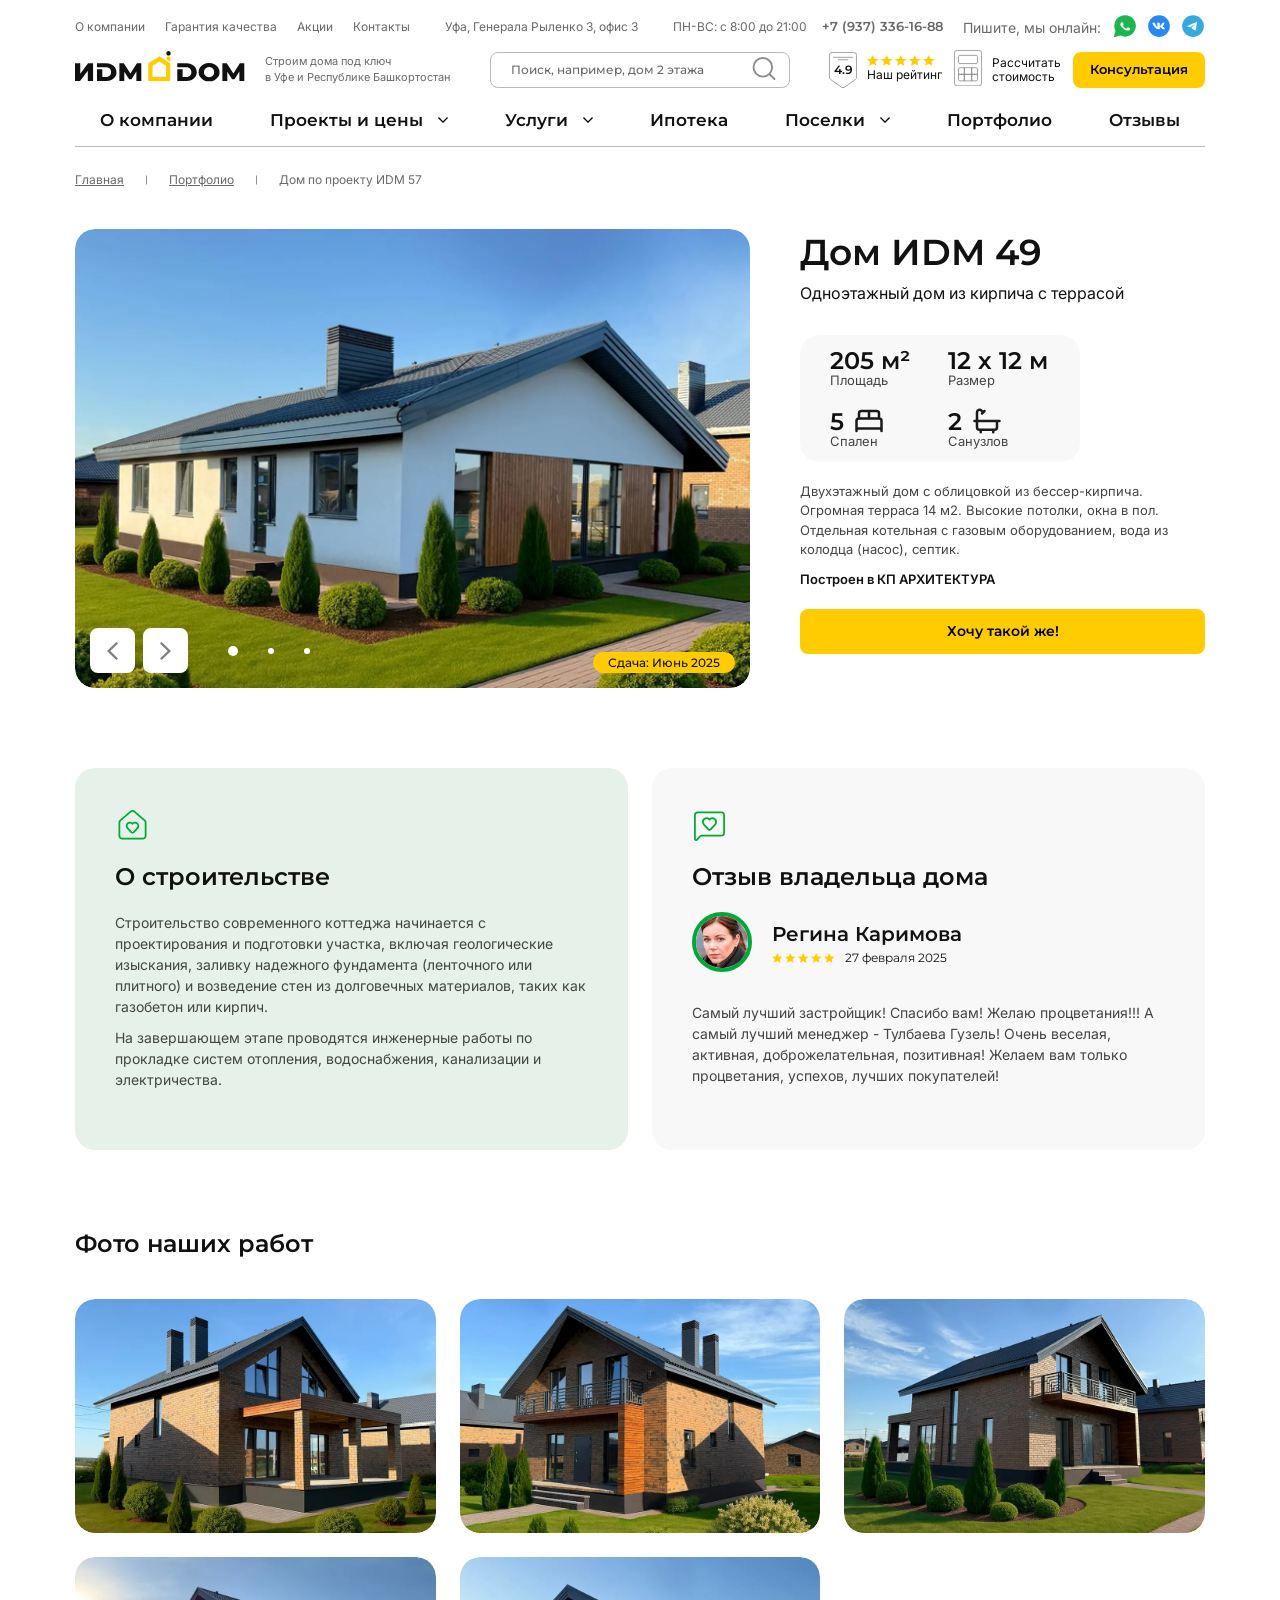
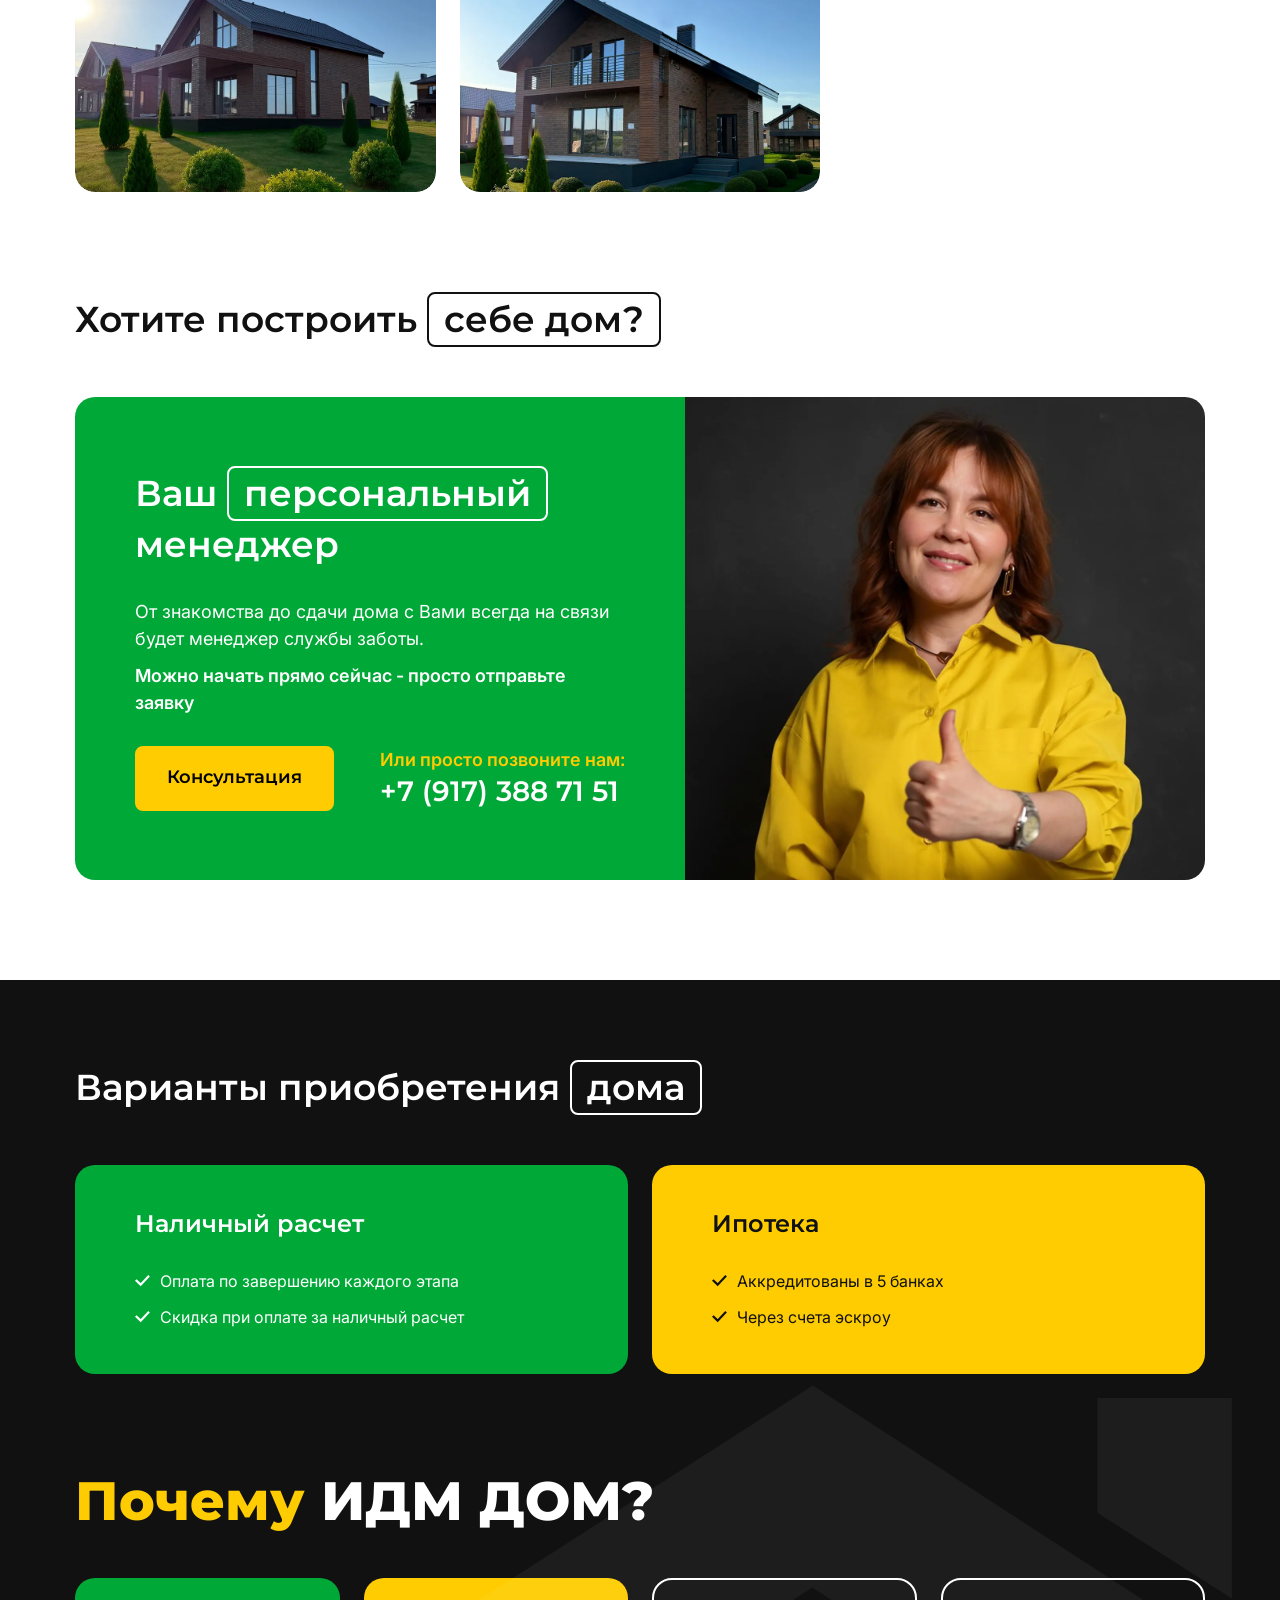
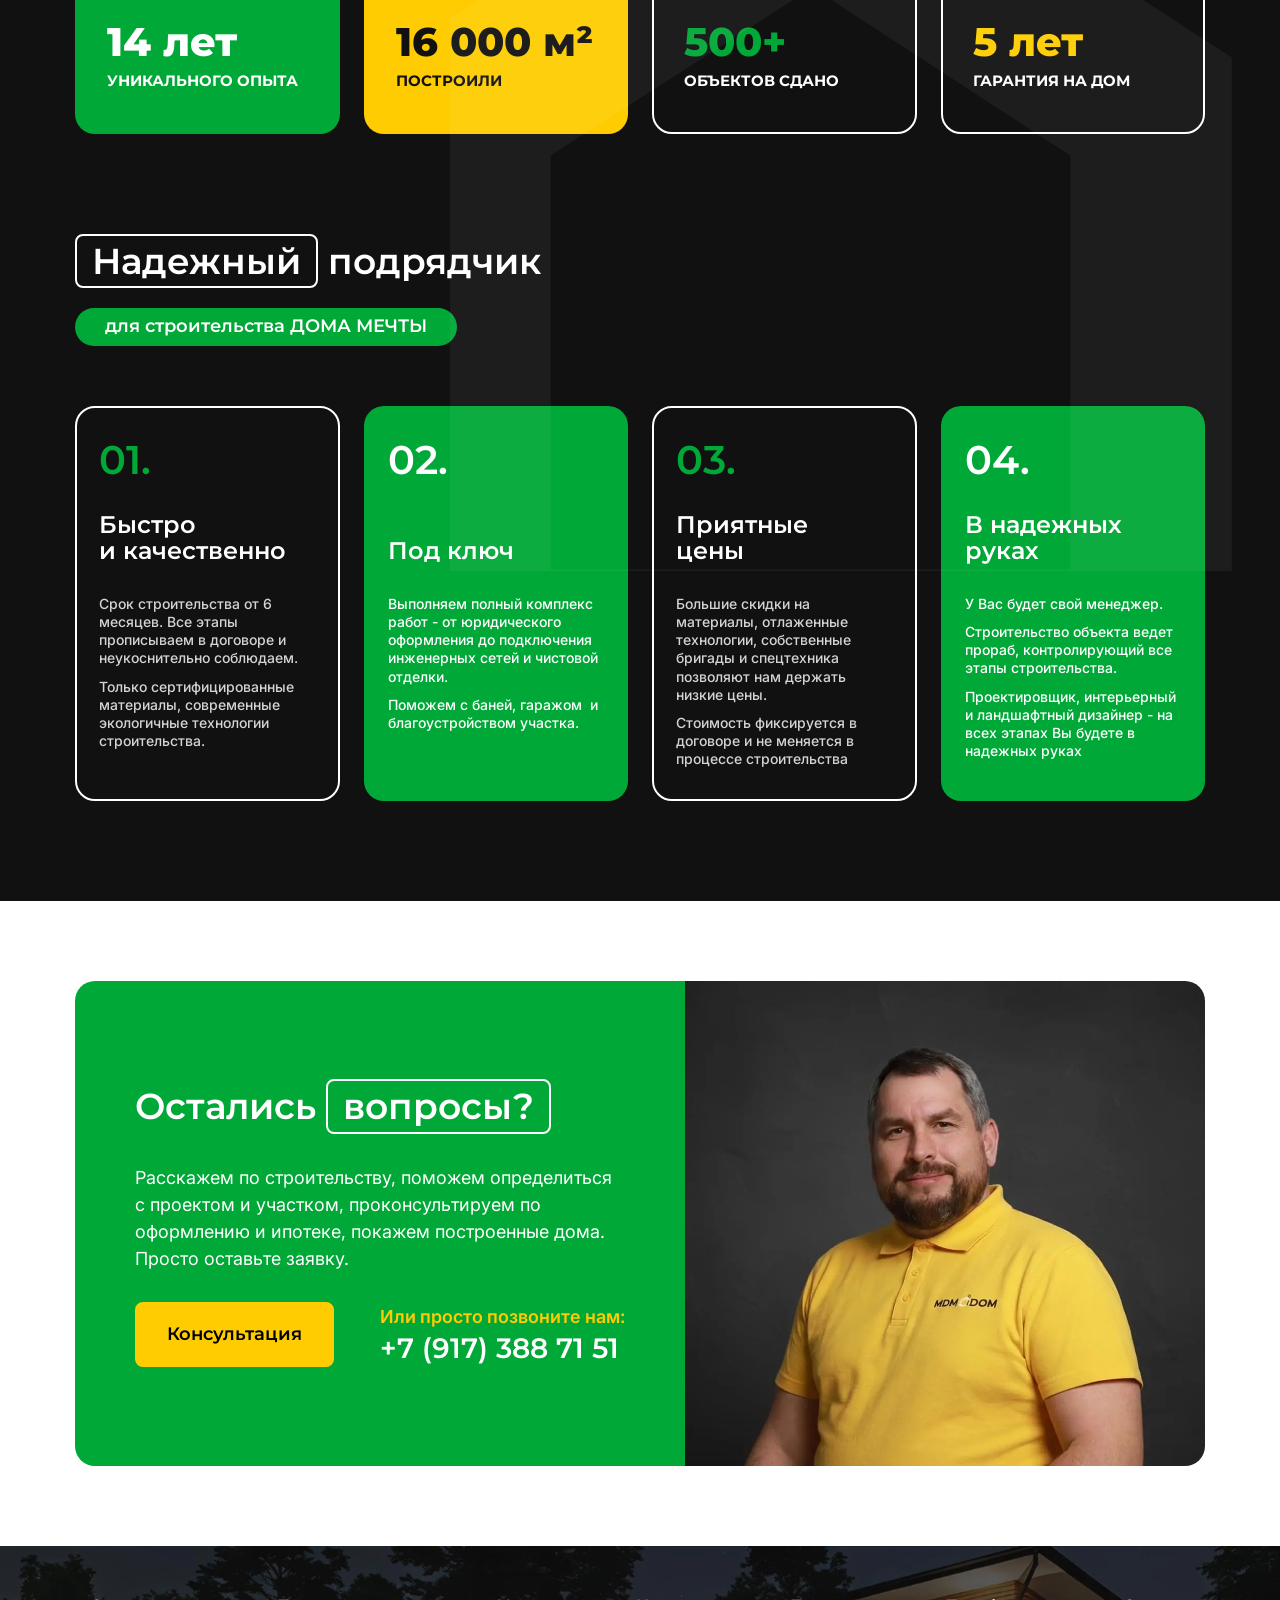
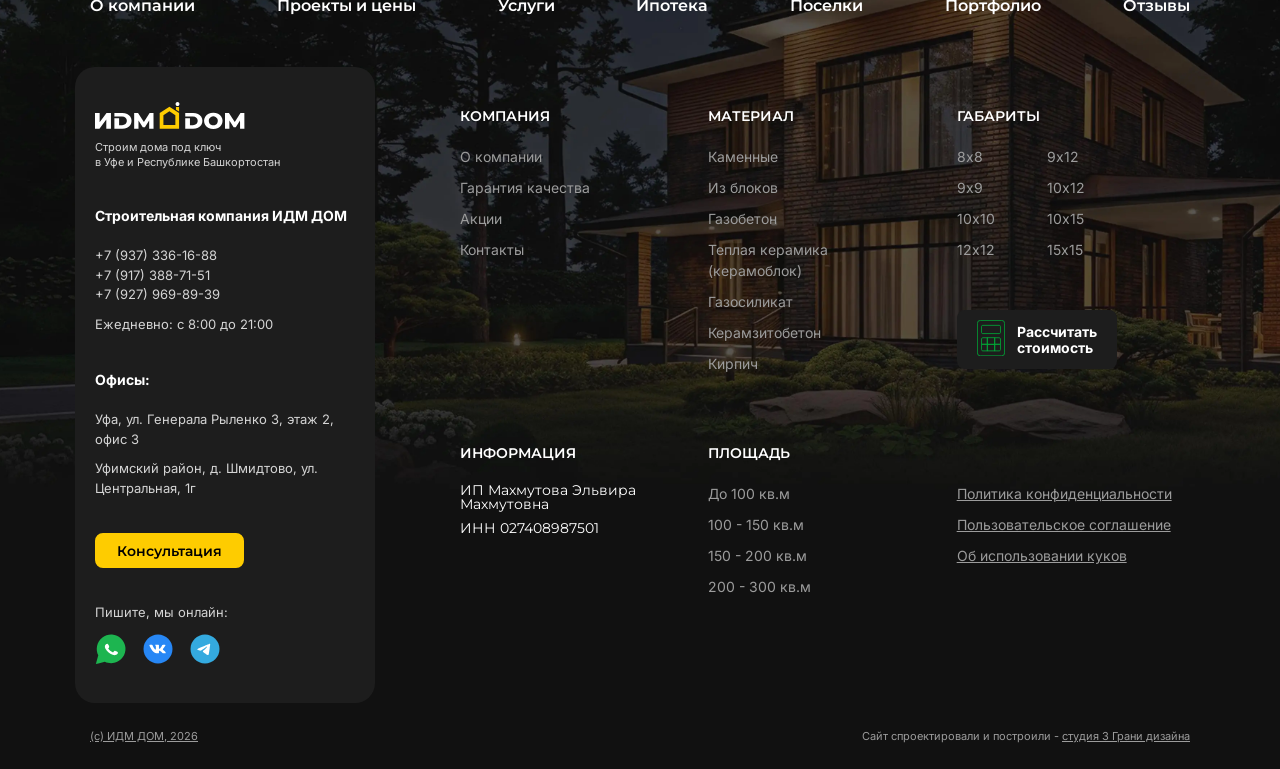
<file: house.html>
<!DOCTYPE html>
<html lang="en">

<head>
	<meta charset="UTF-8">
	<meta name="viewport" content="width=device-width, initial-scale=1.0">
	<meta name="keywords" content="">
	<link rel="stylesheet" href="css/libs.min.css">
	<link rel="stylesheet" href="css/style.min.css">
	<script src="https://api-maps.yandex.ru/2.1/?lang=ru_RU&apikey=9133eb49-3a97-4b2d-90be-6b80a97a5036" type="text/javascript"></script>
	<title>Дом по проекту  ИDM 57</title>
</head>


<body>
	<div class="wrapper">
		<header class="header">
    <div class="container">
        <div class="header__inner">
            <div class="header-top">
                <ul class="header__list">
                    <li><a href="">О компании</a></li>
                    <li><a href="">Гарантия качества</a></li>
                    <li><a href="">Акции</a></li>
                    <li><a href="">Контакты</a></li>
                </ul>
                <div class="header__location">
                    Уфа, Генерала Рыленко 3, офис 3
                </div>
                <div class="header__group">
                    <div class="header__subgroup">
                        <div class="header__schedule">ПН-ВС: с 8:00 до 21:00</div>
                        <a class="header__phone" href="tel:+79373361688">+7 (937) 336-16-88</a>
                    </div>
                    <div class="header__subgroup2">
                        <div class="header__text">Пишите, мы онлайн:</div>
                        <div class="header__socials">
                            <a class="header__social" href="">
                                <svg width="32" height="32" viewBox="0 0 32 32" fill="none" xmlns="http://www.w3.org/2000/svg">
                                    <g clip-path="url(#clip0_971_19864)">
                                        <path class="path1" d="M17.0508 1.53027C20.502 1.753 23.758 3.20818 26.2207 5.63086C28.6835 8.05384 30.1876 11.2821 30.4561 14.7227C30.7245 18.1633 29.7394 21.5846 27.6816 24.3584C25.624 27.1321 22.6323 29.0724 19.2568 29.8242C16.0793 30.5319 12.7612 30.1414 9.84277 28.7285L3.38574 30.4492L0.875977 31.1182L1.55176 28.6094L3.26465 22.248C1.81522 19.3599 1.38348 16.0616 2.05176 12.8887C2.76313 9.51147 4.67236 6.50387 7.42773 4.41797C10.1829 2.33225 13.5996 1.3076 17.0508 1.53027Z" fill="#1DB550" stroke="#A6F6C1" stroke-width="3"/>
                                        <path fill-rule="evenodd" clip-rule="evenodd" d="M21.3547 18.3285C21.0895 18.1286 20.779 17.988 20.4469 17.9172C20.1147 17.8465 19.7696 17.8475 19.438 17.9202C18.9396 18.1136 18.6176 18.8442 18.2956 19.2096C18.2277 19.2971 18.1279 19.3586 18.015 19.3823C17.9021 19.406 17.7838 19.3905 17.6822 19.3385C15.8578 18.6708 14.3285 17.4465 13.3428 15.8643C13.2587 15.7656 13.2189 15.6402 13.2318 15.5146C13.2447 15.389 13.3092 15.273 13.4118 15.1909C13.7709 14.8588 14.0346 14.4473 14.1785 13.9947C14.2104 13.4954 14.088 12.9981 13.8258 12.562C13.6231 11.9507 13.2373 11.4063 12.7141 10.9933C12.4442 10.8799 12.145 10.8418 11.8525 10.8838C11.56 10.9257 11.2868 11.0458 11.0657 11.2296C10.682 11.539 10.3774 11.9248 10.1743 12.3587C9.97133 12.7926 9.87508 13.2635 9.89267 13.7368C9.89385 14.0026 9.9299 14.2672 10 14.5248C10.178 15.1436 10.4518 15.7348 10.8127 16.2798C11.0731 16.6972 11.3571 17.1013 11.6637 17.4904C12.6601 18.7683 13.9125 19.8533 15.3515 20.6852C16.0736 21.1079 16.8454 21.4516 17.6516 21.7095C18.489 22.0642 19.4137 22.2004 20.3273 22.1035C20.8479 22.0299 21.3411 21.8379 21.7636 21.5443C22.186 21.2508 22.5248 20.8648 22.7501 20.4202C22.8824 20.1516 22.9226 19.8513 22.8651 19.5606C22.7271 18.966 21.876 18.615 21.3547 18.3285Z" fill="white"/>
                                    </g>
                                    <defs>
                                        <clipPath id="clip0_971_19864">
                                            <rect width="32" height="32" fill="white"/>
                                        </clipPath>
                                    </defs>
                                </svg>
                            </a>
                            <a class="header__social" href="">
                                <svg width="32" height="32" viewBox="0 0 32 32" fill="none" xmlns="http://www.w3.org/2000/svg">
                                    <g clip-path="url(#clip0_971_19867)">
                                        <path class="path1" d="M16 1.5C24.0081 1.5 30.5 7.99188 30.5 16C30.5 24.0081 24.0081 30.5 16 30.5C7.99188 30.5 1.5 24.0081 1.5 16C1.5 7.99188 7.99188 1.5 16 1.5Z" fill="#2787F5" stroke="#A7E5FF" stroke-width="3"/>
                                        <path fill-rule="evenodd" clip-rule="evenodd" d="M23.4247 12.2548C23.5392 11.9165 23.4247 11.668 22.88 11.668H21.0785C20.6205 11.668 20.4093 11.8827 20.2948 12.1195C20.2948 12.1195 19.3787 14.0984 18.0809 15.3838C17.661 15.7559 17.4701 15.8743 17.2411 15.8743C17.1266 15.8743 16.9609 15.7559 16.9609 15.4177V12.2548C16.9609 11.8489 16.8279 11.668 16.4462 11.668H13.6153C13.3291 11.668 13.1569 11.8564 13.1569 12.0349C13.1569 12.4197 13.8058 12.5085 13.8727 13.591V15.942C13.8727 16.4574 13.7676 16.5509 13.5386 16.5509C12.9279 16.5509 11.4424 14.5631 10.5613 12.2886C10.3886 11.8465 10.2154 11.668 9.75505 11.668H7.95359C7.43888 11.668 7.33594 11.8827 7.33594 12.1195C7.33594 12.5423 7.94667 14.6396 10.1796 17.4135C11.6682 19.3078 13.7656 20.3346 15.6741 20.3346C16.8192 20.3346 16.9609 20.1066 16.9609 19.7137V18.282C16.9609 17.8259 17.0694 17.7348 17.432 17.7348C17.6992 17.7348 18.1572 17.8532 19.226 18.7666C20.4474 19.849 20.6488 20.3346 21.3359 20.3346H23.1373C23.652 20.3346 23.9094 20.1066 23.7609 19.6565C23.5984 19.2079 23.0153 18.5571 22.2415 17.7856C21.8216 17.3458 21.1918 16.8723 21.0009 16.6354C20.7337 16.331 20.8101 16.1957 21.0009 15.9251C21.0009 15.9251 23.1957 13.1851 23.4247 12.2548Z" fill="white"/>
                                    </g>
                                    <defs>
                                        <clipPath id="clip0_971_19867">
                                            <rect width="32" height="32" fill="white"/>
                                        </clipPath>
                                    </defs>
                                </svg>
                            </a>
                            <a class="header__social" href="">
                                <svg width="32" height="32" viewBox="0 0 32 32" fill="none" xmlns="http://www.w3.org/2000/svg">
                                    <g clip-path="url(#clip0_971_19870)">
                                        <path class="path1" d="M16 1.5C24.0081 1.5 30.5 7.99188 30.5 16C30.5 24.0081 24.0081 30.5 16 30.5C7.99188 30.5 1.5 24.0081 1.5 16C1.5 7.99188 7.99188 1.5 16 1.5Z" fill="#34AADF" stroke="#BAEAFF" stroke-width="3"/>
                                        <path d="M9.00013 15.7074C9.00013 15.7074 14.7497 13.2342 16.7438 12.3633C17.5082 12.015 20.1005 10.9002 20.1005 10.9002C20.1005 10.9002 21.2969 10.4126 21.1972 11.5969C21.164 12.0846 20.8981 13.7915 20.6322 15.6378C20.2334 18.2504 19.8014 21.1068 19.8014 21.1068C19.8014 21.1068 19.7349 21.9081 19.1699 22.0474C18.6049 22.1867 17.6743 21.5597 17.5082 21.4203C17.3752 21.3159 15.0156 19.7483 14.1515 18.9819C13.9188 18.7729 13.653 18.3549 14.1847 17.8672C15.3812 16.7177 16.8102 15.2894 17.6743 14.3838C18.0732 13.9657 18.472 12.9903 16.8102 14.1747C14.4506 15.8816 12.1242 17.484 12.1242 17.484C12.1242 17.484 11.5924 17.8324 10.5954 17.5188C9.59832 17.2054 8.43511 16.7873 8.43511 16.7873C8.43511 16.7873 7.63753 16.2648 9.00013 15.7074Z" fill="white"/>
                                    </g>
                                    <defs>
                                        <clipPath id="clip0_971_19870">
                                            <rect width="32" height="32" fill="white"/>
                                        </clipPath>
                                    </defs>
                                </svg>
                            </a>
                        </div>
                    </div>
                </div>
            </div>
            <div class="header-center">
                <div class="header__group2">
                    <a class="header__logo" href="index.html">
                        <img src="img/logo.svg" alt="">
                    </a>
                    <div class="header__text2">
                        Строим дома под ключ <br> в Уфе и Республике Башкортостан
                    </div>
                </div>
                <div class="search">
                    <input class="search-input" type="search" placeholder="Поиск, например, дом 2 этажа">
                    <button class="search-btn">
                        <svg width="30" height="30" viewBox="0 0 30 30" fill="none" xmlns="http://www.w3.org/2000/svg">
                            <path d="M13.75 23.75C19.2728 23.75 23.75 19.2728 23.75 13.75C23.75 8.22715 19.2728 3.75 13.75 3.75C8.22715 3.75 3.75 8.22715 3.75 13.75C3.75 19.2728 8.22715 23.75 13.75 23.75Z" stroke="#8D8D8D" stroke-width="2" stroke-linecap="round" stroke-linejoin="round"/>
                            <path d="M26.25 26.25L20.875 20.875" stroke="#8D8D8D" stroke-width="2" stroke-linecap="round" stroke-linejoin="round"/>
                        </svg>
                    </button>
                </div>
                <div class="header__group3">
                    <div class="rating">
                        <div class="rating-group">
                            <div class="rating-icon">
                                <img src="img/rating-icon.svg" alt="">
                            </div>
                            <div class="rating-number">4.9</div>
                        </div>
                        <div class="rating-group2">
                            <div class="stars">
                                <span><img src="img/star.svg" alt=""></span>
                                <span><img src="img/star.svg" alt=""></span>
                                <span><img src="img/star.svg" alt=""></span>
                                <span><img src="img/star.svg" alt=""></span>
                                <span><img src="img/star.svg" alt=""></span>
                            </div>
                            <div class="rating-text">Наш рейтинг</div>
                        </div>
                    </div>
                    <a href="" class="calculator">
                        <span class="calculator-icon">
                            <svg width="34" height="44" viewBox="0 0 34 44" fill="none" xmlns="http://www.w3.org/2000/svg">
                                <g clip-path="url(#clip0_971_21348)">
                                    <rect x="0.5" y="0.5" width="33" height="43" rx="3.5" stroke="#8D8D8D"/>
                                    <rect x="5.5" y="6.5" width="23" height="10" rx="1.5" stroke="#8D8D8D"/>
                                    <path d="M7 21.5H12.5V29.5H5.5V23C5.5 22.1716 6.17157 21.5 7 21.5Z" stroke="#8D8D8D"/>
                                    <path d="M12.5 29.5V37.5H7C6.17157 37.5 5.5 36.8284 5.5 36V29.5H12.5Z" stroke="#8D8D8D"/>
                                    <rect x="12.5" y="21.5" width="9" height="8" stroke="#8D8D8D"/>
                                    <rect x="12.5" y="29.5" width="9" height="8" stroke="#8D8D8D"/>
                                    <path d="M27 21.5C27.8284 21.5 28.5 22.1716 28.5 23V29.5H21.5V21.5H27Z" stroke="#8D8D8D"/>
                                    <path d="M28.5 29.5V36C28.5 36.8284 27.8284 37.5 27 37.5H21.5V29.5H28.5Z" stroke="#8D8D8D"/>
                                </g>
                                <defs>
                                    <clipPath id="clip0_971_21348">
                                    <rect width="34" height="44" fill="white"/>
                                    </clipPath>
                                </defs>
                            </svg>
                        </span>
                        <span class="calculator-text">Рассчитать <br> стоимость</span>
                    </a>
                    <button class="header__btn btn btn-yellow">
                        <span>Консультация</span>
                    </button>
                </div>
            </div>
            <div class="header-bottom">
                <ul class="header__list2">
                    <li>
                        <div class="header__item">
                            <a class="header__item-show" href="">О компании</a>
                        </div>
                    </li>
                    <li>
                        <div class="header__item">
                            <div class="header__item-show">
                                <div class="header__item-title">Проекты и цены</div>
                                <div class="header__item-arrow">
                                    <svg width="10" height="6" viewBox="0 0 10 6" fill="none" xmlns="http://www.w3.org/2000/svg">
                                        <path d="M5 5.89583L0 0.895833L0.895833 0L5 4.125L9.10417 0.020833L10 0.916666L5 5.89583Z" fill="black"/>
                                    </svg>
                                </div>
                            </div>
                            <div class="header__item-hidden">
                                <div class="header__subitems">
                                    <div class="header__subitem">
                                        <div class="header__subitem-title">МАТЕРИАЛ</div>
                                        <ul class="header__subitem-list">
                                            <li><a href="">Каменные</a></li>
                                            <li><a href="">Из блоков</a></li>
                                            <li><a href="">Газобетон</a></li>
                                            <li><a href="">Теплая керамика (керамоблок)</a></li>
                                            <li><a href="">Газосиликат</a></li>
                                            <li><a href="">Керамзитобетон</a></li>
                                            <li><a href="">Кирпич</a></li>
                                        </ul>
                                    </div>
                                    <div class="header__subitem">
                                        <div class="header__subitem-group">
                                            <div class="header__subitem-title">ПЛОЩАДЬ</div>
                                            <ul class="header__subitem-list">
                                                <li><a href="">До 100 кв.м</a></li>
                                                <li><a href="">100 - 150 кв.м</a></li>
                                                <li><a href="">150 - 200 кв.м</a></li>
                                                <li><a href="">200 - 300 кв.м</a></li>
                                            </ul>
                                        </div>
                                        <div class="header__subitem-group">
                                            <div class="header__subitem-title">ЭТАЖНОСТЬ</div>
                                            <ul class="header__subitem-list">
                                                <li><a href="">Одноэтажные</a></li>
                                                <li><a href="">Двухэтажные</a></li>
                                            </ul>
                                        </div>
                                    </div>
                                    <div class="header__subitem">
                                        <div class="header__subitem-title">ГАБАРИТЫ</div>
                                        <nav class="header__subitem-nav">
                                            <ul class="header__subitem-list">
                                                <li><a href="">8х8</a></li>
                                                <li><a href="">9х9</a></li>
                                                <li><a href="">10х10</a></li>
                                                <li><a href="">12х12</a></li>
                                            </ul>
                                            <ul class="header__subitem-list">
                                                <li><a href="">9х12</a></li>
                                                <li><a href="">10х12</a></li>
                                                <li><a href="">10х15</a></li>
                                                <li><a href="">15х15</a></li>
                                            </ul>
                                        </nav>
                                    </div>
                                    <div class="header__subitem">
                                        <div class="header__subitem-title">МАТЕРИАЛ</div>
                                        <ul class="header__subitem-list">
                                            <li><a href="">С террасой</a></li>
                                            <li><a href="">С балконом</a></li>
                                            <li><a href="">Со вторым светом</a></li>
                                            <li><a href="">С сауной</a></li>
                                            <li><a href="">С баней</a></li>
                                            <li><a href="">С гаражом</a></li>
                                            <li><a href="">С панорамными окнами</a></li>
                                            <li><a href="">С котельной</a></li>
                                            <li><a href="">С подвалом</a></li>
                                        </ul>
                                    </div>
                                    <div class="header__subitem">
                                        <div class="header__subitem-title">СТИЛЬ</div>
                                        <ul class="header__subitem-list">
                                            <li><a href="">Лофт</a></li>
                                            <li><a href="">Европейский</a></li>
                                            <li><a href="">Русский</a></li>
                                            <li><a href="">Классический</a></li>
                                            <li><a href="">Фахверк</a></li>
                                            <li><a href="">Барнхаус</a></li>
                                            <li><a href="">Минимализм</a></li>
                                            <li><a href="">Модерн</a></li>
                                        </ul>
                                    </div>
                                </div>
                            </div>
                        </div>
                    </li>
                    <li>
                        <div class="header__item">
                            <div class="header__item-show">
                                <div class="header__item-title">Услуги</div>
                                <div class="header__item-arrow">
                                    <svg width="10" height="6" viewBox="0 0 10 6" fill="none" xmlns="http://www.w3.org/2000/svg">
                                        <path d="M5 5.89583L0 0.895833L0.895833 0L5 4.125L9.10417 0.020833L10 0.916666L5 5.89583Z" fill="black"/>
                                    </svg>
                                </div>
                            </div>
                            <div class="header__item-hidden">
                                <div class="header__subitems--2">
                                    <div class="header__subitem">
                                        <div class="header__subitem-title">Подготовительные этапы</div>
                                        <ul class="header__subitem-list">
                                            <li><a href="">Подбор земельного участка</a></li>
                                            <li><a href="">Проектирование</a></li>
                                        </ul>
                                    </div>
                                    <div class="header__subitem">
                                        <div class="header__subitem-title">Строительные работы</div>
                                        <ul class="header__subitem-list">
                                            <li><a href="">Фундамент</a></li>
                                            <li><a href="">Коробка</a></li>
                                            <li><a href="">Кровля</a></li>
                                            <li><a href="">Фасадные работы</a></li>
                                            <li><a href="">Отделка помещений</a></li>
                                        </ul>
                                    </div>
                                    <div class="header__subitem">
                                        <div class="header__subitem-title">Инженерные системы</div>
                                        <ul class="header__subitem-list">
                                            <li><a href="">Канализация</a></li>
                                            <li><a href="">Водоотведение</a></li>
                                            <li><a href="">Водоподготовка</a></li>
                                            <li><a href="">Электротехнические работы</a></li>
                                            <li><a href="">Вентиляция</a></li>
                                        </ul>
                                    </div>
                                    <div class="header__subitem">
                                        <div class="header__subitem-title">Благоустройство участка</div>
                                        <ul class="header__subitem-list">
                                            <li><a href="">Строительство бассейнов</a></li>
                                            <li><a href="">Строительство заборов</a></li>
                                            <li><a href="">Строительство беседок</a></li>
                                            <li><a href="">Строительство гаража</a></li>
                                            <li><a href="">Строительство терассы</a></li>
                                            <li><a href="">Ландшафтный дизайн</a></li>
                                        </ul>
                                    </div>
                                </div>
                            </div>
                        </div>
                    </li>
                    <li>
                        <div class="header__item">
                            <a class="header__item-show" href="">Ипотека</a>
                        </div>
                    </li>
                    <li>
                        <div class="header__item">
                            <div class="header__item-show">
                                <div class="header__item-title">Поселки</div>
                                <div class="header__item-arrow">
                                    <svg width="10" height="6" viewBox="0 0 10 6" fill="none" xmlns="http://www.w3.org/2000/svg">
                                        <path d="M5 5.89583L0 0.895833L0.895833 0L5 4.125L9.10417 0.020833L10 0.916666L5 5.89583Z" fill="black"/>
                                    </svg>
                                </div>
                            </div>
                            <div class="header__item-hidden">
                                <div class="header__subitems--3">
                                    <a href="" class="header__subitem2">
                                        <div class="header__subitem2-img">
                                            <img src="img/header-img.webp" alt="">
                                        </div>
                                        <div class="header__subitem2-desc">
                                            <div class="header__subitem2-title">Коттеджный поселок <br> АРХИТЕКТУРА</div>
                                            <div class="header__subitem2-text">деревня Шмидтово</div>
                                        </div>
                                    </a>
                                    <a href="" class="header__subitem2">
                                        <div class="header__subitem2-img">
                                            <img src="img/header-img2.webp" alt="">
                                        </div>
                                        <div class="header__subitem2-desc">
                                            <div class="header__subitem2-title">Коттеджный поселок <br> АРХИТЕКТУРА - 2</div>
                                            <div class="header__subitem2-text">Скоро</div>
                                        </div>
                                    </a>
                                </div>
                            </div>
                        </div>
                    </li>
                    <li>
                        <div class="header__item">
                            <a class="header__item-show" href="">Портфолио</a>
                        </div>
                    </li>
                    <li>
                        <div class="header__item">
                            <a class="header__item-show" href="">Отзывы</a>
                        </div>
                    </li>
                </ul>
            </div>
            <div class="header-mob">
                <div class="header-mob__wrap">
                    <a class="header__logo" href="index.html">
                        <img src="img/logo.svg" alt="">
                    </a>
                    <div class="header-mob__group">
                        <a class="header-mob__phone" href="+79373361688">
                            <svg width="22" height="22" viewBox="0 0 22 22" fill="none" xmlns="http://www.w3.org/2000/svg">
                                <path d="M20.8881 15.9201V18.9201C20.8892 19.1986 20.8322 19.4743 20.7206 19.7294C20.6091 19.9846 20.4454 20.2137 20.2402 20.402C20.035 20.5902 19.7927 20.7336 19.5289 20.8228C19.265 20.912 18.9855 20.9452 18.7081 20.9201C15.631 20.5857 12.6751 19.5342 10.0781 17.8501C7.66194 16.3148 5.61345 14.2663 4.07812 11.8501C2.38809 9.2413 1.33636 6.27109 1.00812 3.1801C0.983127 2.90356 1.01599 2.62486 1.10462 2.36172C1.19324 2.09859 1.33569 1.85679 1.52288 1.65172C1.71008 1.44665 1.93792 1.28281 2.19191 1.17062C2.44589 1.05843 2.72046 1.00036 2.99812 1.0001H5.99812C6.48342 0.995321 6.95391 1.16718 7.32188 1.48363C7.68985 1.80008 7.93019 2.23954 7.99812 2.7201C8.12474 3.68016 8.35957 4.62282 8.69812 5.5301C8.83266 5.88802 8.86178 6.27701 8.78202 6.65098C8.70227 7.02494 8.51698 7.36821 8.24812 7.6401L6.97812 8.9101C8.40167 11.4136 10.4746 13.4865 12.9781 14.9101L14.2481 13.6401C14.52 13.3712 14.8633 13.1859 15.2372 13.1062C15.6112 13.0264 16.0002 13.0556 16.3581 13.1901C17.2654 13.5286 18.2081 13.7635 19.1681 13.8901C19.6539 13.9586 20.0975 14.2033 20.4146 14.5776C20.7318 14.9519 20.9003 15.4297 20.8881 15.9201Z" stroke="white" stroke-width="2" stroke-linecap="round" stroke-linejoin="round"/>
                            </svg>
                        </a>
                        <div class="burger">
                            <span></span>
                            <span></span>
                            <span></span>
                        </div>
                    </div>
                </div>
                <div class="header__text2">
                    Строим дома под ключ в Уфе и Республике Башкортостан
                </div>
            </div>
            <div class="menu">
                <div class="menu__top">
                    <a class="header__logo" href="index.html">
                        <img src="img/logo.svg" alt="">
                    </a>
                    <div class="menu__group">
                        <a href="" class="menu__phone">
                            <svg width="22" height="22" viewBox="0 0 22 22" fill="none" xmlns="http://www.w3.org/2000/svg">
                                <path d="M20.8881 15.9201V18.9201C20.8892 19.1986 20.8322 19.4743 20.7206 19.7294C20.6091 19.9846 20.4454 20.2137 20.2402 20.402C20.035 20.5902 19.7927 20.7336 19.5289 20.8228C19.265 20.912 18.9855 20.9452 18.7081 20.9201C15.631 20.5857 12.6751 19.5342 10.0781 17.8501C7.66194 16.3148 5.61345 14.2663 4.07812 11.8501C2.38809 9.2413 1.33636 6.27109 1.00812 3.1801C0.983127 2.90356 1.01599 2.62486 1.10462 2.36172C1.19324 2.09859 1.33569 1.85679 1.52288 1.65172C1.71008 1.44665 1.93792 1.28281 2.19191 1.17062C2.44589 1.05843 2.72046 1.00036 2.99812 1.0001H5.99812C6.48342 0.995321 6.95391 1.16718 7.32188 1.48363C7.68985 1.80008 7.93019 2.23954 7.99812 2.7201C8.12474 3.68016 8.35957 4.62282 8.69812 5.5301C8.83266 5.88802 8.86178 6.27701 8.78202 6.65098C8.70227 7.02494 8.51698 7.36821 8.24812 7.6401L6.97812 8.9101C8.40167 11.4136 10.4746 13.4865 12.9781 14.9101L14.2481 13.6401C14.52 13.3712 14.8633 13.1859 15.2372 13.1062C15.6112 13.0264 16.0002 13.0556 16.3581 13.1901C17.2654 13.5286 18.2081 13.7635 19.1681 13.8901C19.6539 13.9586 20.0975 14.2033 20.4146 14.5776C20.7318 14.9519 20.9003 15.4297 20.8881 15.9201Z" stroke="#111111" stroke-width="2" stroke-linecap="round" stroke-linejoin="round"/>
                            </svg>
                        </a>
                        <div class="menu__close">
                            <svg width="9" height="9" viewBox="0 0 9 9" fill="none" xmlns="http://www.w3.org/2000/svg">
                                <path d="M0.673077 8.75L0 8.07692L3.70192 4.375L0 0.673077L0.673077 0L4.375 3.70192L8.07692 0L8.75 0.673077L5.04808 4.375L8.75 8.07692L8.07692 8.75L4.375 5.04808L0.673077 8.75Z" fill="#111111"/>
                            </svg>
                        </div>
                    </div>
                </div>
                <div class="search">
                    <input class="search-input" type="search" placeholder="Поиск, например, дом 2 этажа">
                    <button class="search-btn">
                        <svg width="30" height="30" viewBox="0 0 30 30" fill="none" xmlns="http://www.w3.org/2000/svg">
                            <path d="M13.75 23.75C19.2728 23.75 23.75 19.2728 23.75 13.75C23.75 8.22715 19.2728 3.75 13.75 3.75C8.22715 3.75 3.75 8.22715 3.75 13.75C3.75 19.2728 8.22715 23.75 13.75 23.75Z" stroke="#8D8D8D" stroke-width="2" stroke-linecap="round" stroke-linejoin="round"/>
                            <path d="M26.25 26.25L20.875 20.875" stroke="#8D8D8D" stroke-width="2" stroke-linecap="round" stroke-linejoin="round"/>
                        </svg>
                    </button>
                </div>
                <ul class="header__list2">
                    <li>
                        <div class="header__item">
                            <a class="header__item-show" href="">О компании</a>
                        </div>
                    </li>
                    <li>
                        <div class="header__item">
                            <div class="header__item-show item-show">
                                <div class="header__item-title">Проекты и цены</div>
                                <div class="header__item-arrow">
                                    <svg width="10" height="6" viewBox="0 0 10 6" fill="none" xmlns="http://www.w3.org/2000/svg">
                                        <path d="M5 5.89583L0 0.895833L0.895833 0L5 4.125L9.10417 0.020833L10 0.916666L5 5.89583Z" fill="black"/>
                                    </svg>
                                </div>
                            </div>
                            <div class="header__item-hidden item-hidden">
                                <div class="header__subitems">
                                    <div class="header__subitem">
                                        <div class="header__subitem-title item-show">МАТЕРИАЛ</div>
                                        <div class="item-hidden">
                                            <ul class="header__subitem-list">
                                                <li><a href="">Каменные</a></li>
                                                <li><a href="">Из блоков</a></li>
                                                <li><a href="">Газобетон</a></li>
                                                <li><a href="">Теплая керамика (керамоблок)</a></li>
                                                <li><a href="">Газосиликат</a></li>
                                                <li><a href="">Керамзитобетон</a></li>
                                                <li><a href="">Кирпич</a></li>
                                            </ul>
                                        </div>
                                    </div>
                                    <div class="header__subitem">
                                        <div class="header__subitem-group">
                                            <div class="header__subitem-title item-show">ПЛОЩАДЬ</div>
                                            <div class="item-hidden">
                                                <ul class="header__subitem-list">
                                                    <li><a href="">До 100 кв.м</a></li>
                                                    <li><a href="">100 - 150 кв.м</a></li>
                                                    <li><a href="">150 - 200 кв.м</a></li>
                                                    <li><a href="">200 - 300 кв.м</a></li>
                                                </ul>
                                            </div>
                                        </div>
                                        <div class="header__subitem-group">
                                            <div class="header__subitem-title item-show">ЭТАЖНОСТЬ</div>
                                            <div class="item-hidden">
                                                <ul class="header__subitem-list">
                                                    <li><a href="">Одноэтажные</a></li>
                                                    <li><a href="">Двухэтажные</a></li>
                                                </ul>
                                            </div>
                                        </div>
                                    </div>
                                    <div class="header__subitem">
                                        <div class="header__subitem-title item-show">ГАБАРИТЫ</div>
                                        <div class="item-hidden">
                                            <nav class="header__subitem-nav">
                                                <ul class="header__subitem-list">
                                                    <li><a href="">8х8</a></li>
                                                    <li><a href="">9х9</a></li>
                                                    <li><a href="">10х10</a></li>
                                                    <li><a href="">12х12</a></li>
                                                </ul>
                                                <ul class="header__subitem-list">
                                                    <li><a href="">9х12</a></li>
                                                    <li><a href="">10х12</a></li>
                                                    <li><a href="">10х15</a></li>
                                                    <li><a href="">15х15</a></li>
                                                </ul>
                                            </nav>
                                        </div>
                                    </div>
                                    <div class="header__subitem">
                                        <div class="header__subitem-title item-show">МАТЕРИАЛ</div>
                                        <div class="item-hidden">
                                            <ul class="header__subitem-list">
                                                <li><a href="">С террасой</a></li>
                                                <li><a href="">С балконом</a></li>
                                                <li><a href="">Со вторым светом</a></li>
                                                <li><a href="">С сауной</a></li>
                                                <li><a href="">С баней</a></li>
                                                <li><a href="">С гаражом</a></li>
                                                <li><a href="">С панорамными окнами</a></li>
                                                <li><a href="">С котельной</a></li>
                                                <li><a href="">С подвалом</a></li>
                                            </ul>
                                        </div>
                                    </div>
                                    <div class="header__subitem">
                                        <div class="header__subitem-title item-show">СТИЛЬ</div>
                                        <div class="item-hidden">
                                            <ul class="header__subitem-list">
                                                <li><a href="">Лофт</a></li>
                                                <li><a href="">Европейский</a></li>
                                                <li><a href="">Русский</a></li>
                                                <li><a href="">Классический</a></li>
                                                <li><a href="">Фахверк</a></li>
                                                <li><a href="">Барнхаус</a></li>
                                                <li><a href="">Минимализм</a></li>
                                                <li><a href="">Модерн</a></li>
                                            </ul>
                                        </div>
                                    </div>
                                </div>
                            </div>
                        </div>
                    </li>
                    <li>
                        <div class="header__item">
                            <div class="header__item-show item-show">
                                <div class="header__item-title">Услуги</div>
                                <div class="header__item-arrow">
                                    <svg width="10" height="6" viewBox="0 0 10 6" fill="none" xmlns="http://www.w3.org/2000/svg">
                                        <path d="M5 5.89583L0 0.895833L0.895833 0L5 4.125L9.10417 0.020833L10 0.916666L5 5.89583Z" fill="black"/>
                                    </svg>
                                </div>
                            </div>
                            <div class="header__item-hidden item-hidden">
                                <div class="header__subitems--2">
                                    <div class="header__subitem">
                                        <div class="header__subitem-title item-show">Подготовительные этапы</div>
                                        <div class="item-hidden">
                                            <ul class="header__subitem-list">
                                                <li><a href="">Подбор земельного участка</a></li>
                                                <li><a href="">Проектирование</a></li>
                                            </ul>
                                        </div>
                                    </div>
                                    <div class="header__subitem">
                                        <div class="header__subitem-title item-show">Строительные работы</div>
                                        <div class="item-hidden">
                                            <ul class="header__subitem-list">
                                                <li><a href="">Фундамент</a></li>
                                                <li><a href="">Коробка</a></li>
                                                <li><a href="">Кровля</a></li>
                                                <li><a href="">Фасадные работы</a></li>
                                                <li><a href="">Отделка помещений</a></li>
                                            </ul>
                                        </div>
                                    </div>
                                    <div class="header__subitem">
                                        <div class="header__subitem-title item-show">Инженерные системы</div>
                                        <div class="item-hidden">
                                            <ul class="header__subitem-list">
                                                <li><a href="">Канализация</a></li>
                                                <li><a href="">Водоотведение</a></li>
                                                <li><a href="">Водоподготовка</a></li>
                                                <li><a href="">Электротехнические работы</a></li>
                                                <li><a href="">Вентиляция</a></li>
                                            </ul>
                                        </div>
                                    </div>
                                    <div class="header__subitem">
                                        <div class="header__subitem-title item-show">Благоустройство участка</div>
                                        <div class="item-hidden">
                                            <ul class="header__subitem-list">
                                                <li><a href="">Строительство бассейнов</a></li>
                                                <li><a href="">Строительство заборов</a></li>
                                                <li><a href="">Строительство беседок</a></li>
                                                <li><a href="">Строительство гаража</a></li>
                                                <li><a href="">Строительство терассы</a></li>
                                                <li><a href="">Ландшафтный дизайн</a></li>
                                            </ul>
                                        </div>
                                    </div>
                                </div>
                            </div>
                        </div>
                    </li>
                    <li>
                        <div class="header__item">
                            <a class="header__item-show" href="">Ипотека</a>
                        </div>
                    </li>
                    <li>
                        <div class="header__item">
                            <div class="header__item-show item-show">
                                <div class="header__item-title">Поселки</div>
                                <div class="header__item-arrow">
                                    <svg width="10" height="6" viewBox="0 0 10 6" fill="none" xmlns="http://www.w3.org/2000/svg">
                                        <path d="M5 5.89583L0 0.895833L0.895833 0L5 4.125L9.10417 0.020833L10 0.916666L5 5.89583Z" fill="black"/>
                                    </svg>
                                </div>
                            </div>
                            <div class="header__item-hidden item-hidden">
                                <div class="header__subitems--3">
                                    <a href="" class="header__subitem2">
                                        <div class="header__subitem2-img">
                                            <img src="img/header-img.webp" alt="">
                                        </div>
                                        <div class="header__subitem2-desc">
                                            <div class="header__subitem2-title">Коттеджный поселок <br> АРХИТЕКТУРА</div>
                                            <div class="header__subitem2-text">деревня Шмидтово</div>
                                        </div>
                                    </a>
                                    <a href="" class="header__subitem2">
                                        <div class="header__subitem2-img">
                                            <img src="img/header-img2.webp" alt="">
                                        </div>
                                        <div class="header__subitem2-desc">
                                            <div class="header__subitem2-title">Коттеджный поселок <br> АРХИТЕКТУРА - 2</div>
                                            <div class="header__subitem2-text">Скоро</div>
                                        </div>
                                    </a>
                                </div>
                            </div>
                        </div>
                    </li>
                    <li>
                        <div class="header__item">
                            <a class="header__item-show" href="">Портфолио</a>
                        </div>
                    </li>
                    <li>
                        <div class="header__item">
                            <a class="header__item-show" href="">Отзывы</a>
                        </div>
                    </li>
                </ul>
                <div class="header__socials">
                    <a class="header__social" href="">
                        <svg width="32" height="32" viewBox="0 0 32 32" fill="none" xmlns="http://www.w3.org/2000/svg">
                            <g clip-path="url(#clip0_971_19864)">
                                <path class="path1" d="M17.0508 1.53027C20.502 1.753 23.758 3.20818 26.2207 5.63086C28.6835 8.05384 30.1876 11.2821 30.4561 14.7227C30.7245 18.1633 29.7394 21.5846 27.6816 24.3584C25.624 27.1321 22.6323 29.0724 19.2568 29.8242C16.0793 30.5319 12.7612 30.1414 9.84277 28.7285L3.38574 30.4492L0.875977 31.1182L1.55176 28.6094L3.26465 22.248C1.81522 19.3599 1.38348 16.0616 2.05176 12.8887C2.76313 9.51147 4.67236 6.50387 7.42773 4.41797C10.1829 2.33225 13.5996 1.3076 17.0508 1.53027Z" fill="#1DB550" stroke="#A6F6C1" stroke-width="3"/>
                                <path fill-rule="evenodd" clip-rule="evenodd" d="M21.3547 18.3285C21.0895 18.1286 20.779 17.988 20.4469 17.9172C20.1147 17.8465 19.7696 17.8475 19.438 17.9202C18.9396 18.1136 18.6176 18.8442 18.2956 19.2096C18.2277 19.2971 18.1279 19.3586 18.015 19.3823C17.9021 19.406 17.7838 19.3905 17.6822 19.3385C15.8578 18.6708 14.3285 17.4465 13.3428 15.8643C13.2587 15.7656 13.2189 15.6402 13.2318 15.5146C13.2447 15.389 13.3092 15.273 13.4118 15.1909C13.7709 14.8588 14.0346 14.4473 14.1785 13.9947C14.2104 13.4954 14.088 12.9981 13.8258 12.562C13.6231 11.9507 13.2373 11.4063 12.7141 10.9933C12.4442 10.8799 12.145 10.8418 11.8525 10.8838C11.56 10.9257 11.2868 11.0458 11.0657 11.2296C10.682 11.539 10.3774 11.9248 10.1743 12.3587C9.97133 12.7926 9.87508 13.2635 9.89267 13.7368C9.89385 14.0026 9.9299 14.2672 10 14.5248C10.178 15.1436 10.4518 15.7348 10.8127 16.2798C11.0731 16.6972 11.3571 17.1013 11.6637 17.4904C12.6601 18.7683 13.9125 19.8533 15.3515 20.6852C16.0736 21.1079 16.8454 21.4516 17.6516 21.7095C18.489 22.0642 19.4137 22.2004 20.3273 22.1035C20.8479 22.0299 21.3411 21.8379 21.7636 21.5443C22.186 21.2508 22.5248 20.8648 22.7501 20.4202C22.8824 20.1516 22.9226 19.8513 22.8651 19.5606C22.7271 18.966 21.876 18.615 21.3547 18.3285Z" fill="white"/>
                            </g>
                            <defs>
                                <clipPath id="clip0_971_19864">
                                    <rect width="32" height="32" fill="white"/>
                                </clipPath>
                            </defs>
                        </svg>
                    </a>
                    <a class="header__social" href="">
                        <svg width="32" height="32" viewBox="0 0 32 32" fill="none" xmlns="http://www.w3.org/2000/svg">
                            <g clip-path="url(#clip0_971_19867)">
                                <path class="path1" d="M16 1.5C24.0081 1.5 30.5 7.99188 30.5 16C30.5 24.0081 24.0081 30.5 16 30.5C7.99188 30.5 1.5 24.0081 1.5 16C1.5 7.99188 7.99188 1.5 16 1.5Z" fill="#2787F5" stroke="#A7E5FF" stroke-width="3"/>
                                <path fill-rule="evenodd" clip-rule="evenodd" d="M23.4247 12.2548C23.5392 11.9165 23.4247 11.668 22.88 11.668H21.0785C20.6205 11.668 20.4093 11.8827 20.2948 12.1195C20.2948 12.1195 19.3787 14.0984 18.0809 15.3838C17.661 15.7559 17.4701 15.8743 17.2411 15.8743C17.1266 15.8743 16.9609 15.7559 16.9609 15.4177V12.2548C16.9609 11.8489 16.8279 11.668 16.4462 11.668H13.6153C13.3291 11.668 13.1569 11.8564 13.1569 12.0349C13.1569 12.4197 13.8058 12.5085 13.8727 13.591V15.942C13.8727 16.4574 13.7676 16.5509 13.5386 16.5509C12.9279 16.5509 11.4424 14.5631 10.5613 12.2886C10.3886 11.8465 10.2154 11.668 9.75505 11.668H7.95359C7.43888 11.668 7.33594 11.8827 7.33594 12.1195C7.33594 12.5423 7.94667 14.6396 10.1796 17.4135C11.6682 19.3078 13.7656 20.3346 15.6741 20.3346C16.8192 20.3346 16.9609 20.1066 16.9609 19.7137V18.282C16.9609 17.8259 17.0694 17.7348 17.432 17.7348C17.6992 17.7348 18.1572 17.8532 19.226 18.7666C20.4474 19.849 20.6488 20.3346 21.3359 20.3346H23.1373C23.652 20.3346 23.9094 20.1066 23.7609 19.6565C23.5984 19.2079 23.0153 18.5571 22.2415 17.7856C21.8216 17.3458 21.1918 16.8723 21.0009 16.6354C20.7337 16.331 20.8101 16.1957 21.0009 15.9251C21.0009 15.9251 23.1957 13.1851 23.4247 12.2548Z" fill="white"/>
                            </g>
                            <defs>
                                <clipPath id="clip0_971_19867">
                                    <rect width="32" height="32" fill="white"/>
                                </clipPath>
                            </defs>
                        </svg>
                    </a>
                    <a class="header__social" href="">
                        <svg width="32" height="32" viewBox="0 0 32 32" fill="none" xmlns="http://www.w3.org/2000/svg">
                            <g clip-path="url(#clip0_971_19870)">
                                <path class="path1" d="M16 1.5C24.0081 1.5 30.5 7.99188 30.5 16C30.5 24.0081 24.0081 30.5 16 30.5C7.99188 30.5 1.5 24.0081 1.5 16C1.5 7.99188 7.99188 1.5 16 1.5Z" fill="#34AADF" stroke="#BAEAFF" stroke-width="3"/>
                                <path d="M9.00013 15.7074C9.00013 15.7074 14.7497 13.2342 16.7438 12.3633C17.5082 12.015 20.1005 10.9002 20.1005 10.9002C20.1005 10.9002 21.2969 10.4126 21.1972 11.5969C21.164 12.0846 20.8981 13.7915 20.6322 15.6378C20.2334 18.2504 19.8014 21.1068 19.8014 21.1068C19.8014 21.1068 19.7349 21.9081 19.1699 22.0474C18.6049 22.1867 17.6743 21.5597 17.5082 21.4203C17.3752 21.3159 15.0156 19.7483 14.1515 18.9819C13.9188 18.7729 13.653 18.3549 14.1847 17.8672C15.3812 16.7177 16.8102 15.2894 17.6743 14.3838C18.0732 13.9657 18.472 12.9903 16.8102 14.1747C14.4506 15.8816 12.1242 17.484 12.1242 17.484C12.1242 17.484 11.5924 17.8324 10.5954 17.5188C9.59832 17.2054 8.43511 16.7873 8.43511 16.7873C8.43511 16.7873 7.63753 16.2648 9.00013 15.7074Z" fill="white"/>
                            </g>
                            <defs>
                                <clipPath id="clip0_971_19870">
                                    <rect width="32" height="32" fill="white"/>
                                </clipPath>
                            </defs>
                        </svg>
                    </a>
                </div>
                <button class="header__btn btn btn-yellow">
                    <span>Консультация</span>
                </button>
                <div class="menu__group2">
                    <div class="rating">
                        <div class="rating-group">
                            <div class="rating-icon">
                                <img src="img/rating-icon.svg" alt="">
                            </div>
                            <div class="rating-number">4.9</div>
                        </div>
                        <div class="rating-group2">
                            <div class="stars">
                                <span><img src="img/star.svg" alt=""></span>
                                <span><img src="img/star.svg" alt=""></span>
                                <span><img src="img/star.svg" alt=""></span>
                                <span><img src="img/star.svg" alt=""></span>
                                <span><img src="img/star.svg" alt=""></span>
                            </div>
                            <div class="rating-text">Наш рейтинг</div>
                        </div>
                    </div>
                    <a href="" class="calculator">
                        <span class="calculator-icon">
                            <svg width="34" height="44" viewBox="0 0 34 44" fill="none" xmlns="http://www.w3.org/2000/svg">
                                <g clip-path="url(#clip0_971_21348)">
                                    <rect x="0.5" y="0.5" width="33" height="43" rx="3.5" stroke="#8D8D8D"></rect>
                                    <rect x="5.5" y="6.5" width="23" height="10" rx="1.5" stroke="#8D8D8D"></rect>
                                    <path d="M7 21.5H12.5V29.5H5.5V23C5.5 22.1716 6.17157 21.5 7 21.5Z" stroke="#8D8D8D"></path>
                                    <path d="M12.5 29.5V37.5H7C6.17157 37.5 5.5 36.8284 5.5 36V29.5H12.5Z" stroke="#8D8D8D"></path>
                                    <rect x="12.5" y="21.5" width="9" height="8" stroke="#8D8D8D"></rect>
                                    <rect x="12.5" y="29.5" width="9" height="8" stroke="#8D8D8D"></rect>
                                    <path d="M27 21.5C27.8284 21.5 28.5 22.1716 28.5 23V29.5H21.5V21.5H27Z" stroke="#8D8D8D"></path>
                                    <path d="M28.5 29.5V36C28.5 36.8284 27.8284 37.5 27 37.5H21.5V29.5H28.5Z" stroke="#8D8D8D"></path>
                                </g>
                                <defs>
                                    <clipPath id="clip0_971_21348">
                                    <rect width="34" height="44" fill="white"></rect>
                                    </clipPath>
                                </defs>
                            </svg>
                        </span>
                        <span class="calculator-text">Рассчитать <br> стоимость</span>
                    </a>
                </div>
                <ul class="header__list">
                    <li><a href="">О компании</a></li>
                    <li><a href="">Гарантия качества</a></li>
                    <li><a href="">Акции</a></li>
                    <li><a href="">Контакты</a></li>
                </ul>
                <a class="header__phone" href="tel:+79373361688">+7 (937) 336-16-88</a>
                <div class="header__location">
                    Уфа, Генерала Рыленко 3, офис 3
                </div>
                <div class="header__schedule">ПН-ВС: с 8:00 до 21:00</div>
            </div>
            <div class="menu-bg"></div>
        </div>
    </div>
</header>
		<main class="content">
			<section class="breadcrumbs">
				<div class="container">
					<div class="breadcrumbs__items">
						<a href="index.html" class="breadcrumbs__item">Главная</a>
						<a href="" class="breadcrumbs__item">Портфолио</a>
						<span class="breadcrumbs__item breadcrumbs__item--active">Дом по проекту  ИDM 57</span>
					</div>
				</div>
			</section>
			<section class="projects2 projects2-main">
				<div class="container">
					<div class="projects2__inner">
						<div class="projects2__top">
							<h1 class="projects2__title2 h2">Дом ИDM 49</h1>
							<div class="projects2__subtitle2">Одноэтажный дом из кирпича с террасой</div>
						</div>
						<div class="projects2__wrap">
							<div class="project-card">
								<div class="project-card__top">
									<div class="project-card__slider">
										<div class="swiper mySwiper">
											<div class="swiper-wrapper">
												<a href="" class="swiper-slide">
													<img src="img/project-img.webp" alt="">
												</a>
												<a href="" class="swiper-slide">
													<img src="img/project-img2.webp" alt="">
												</a>
												<a href="" class="swiper-slide">
													<img src="img/project-img3.webp" alt="">
												</a>
											</div>
											<div class="project-card__slider-nav">
												<div class="swiper-button-prev">
													<svg width="11" height="18" viewBox="0 0 11 18" fill="none" xmlns="http://www.w3.org/2000/svg">
														<path opacity="0.5" d="M-3.93402e-07 9L9.32862 -7.30582e-08L11 1.6125L3.30389 9L10.9611 16.3875L9.28975 18L-3.93402e-07 9Z" fill="black"></path>
													</svg>
												</div>
												<div class="swiper-button-next">
													<svg width="11" height="18" viewBox="0 0 11 18" fill="none" xmlns="http://www.w3.org/2000/svg">
														<path opacity="0.5" d="M11 9L1.67138 -7.30582e-08L7.04846e-08 1.6125L7.69611 9L0.0388694 16.3875L1.71025 18L11 9Z" fill="black"></path>
													</svg>
												</div>
												<div class="swiper-pagination"></div>
											</div>
											<div class="project-card__info">Сдача: Июнь 2025</div>
										</div>
									</div>
								</div>
							</div>
							<div class="projects2__desc">
								<h1 class="projects2__title2 h2">Дом ИDM 49</h1>
								<div class="projects2__subtitle2">Одноэтажный дом из кирпича с террасой</div>
								<div class="project-card__items">
									<div class="project-card__item">
										<div class="project-card__item-title">205 м²</div>
										<div class="project-card__item-text">Площадь</div>
									</div>
									<div class="project-card__item">
										<div class="project-card__item-title">12 х 12 м</div>
										<div class="project-card__item-text">Размер</div>
									</div>
									<div class="project-card__item">
										<div class="project-card__item-title">5 <span><img src="img/project-icon.svg" alt=""></span></div>
										<div class="project-card__item-text">Спален</div>
									</div>
									<div class="project-card__item">
										<div class="project-card__item-title">2 <span><img src="img/project-icon2.svg" alt=""></span></div>
										<div class="project-card__item-text">Санузлов</div>
									</div>
								</div>
								<div class="projects2__text">Двухэтажный дом с облицовкой из бессер-кирпича. Огромная терраса 14 м2. Высокие потолки, окна в пол. Отдельная котельная с газовым оборудованием, вода из колодца (насос), септик.</div>
								<div class="projects2__text2">Построен в КП АРХИТЕКТУРА</div>
								<button class="projects2__btn2 btn btn-yellow">
									<span>Хочу такой же!</span>
								</button>
							</div>
						</div>
					</div>
				</div>
			</section>
			<section class="feedback feedback--3">
				<div class="container">
					<div class="feedback__inner">
						<div class="feedback__slider">
							<div class="swiper mySwiper">
								<div class="swiper-wrapper">
									<div class="swiper-slide feedback-card feedback-card--2">
										<div class="feedback-card__icon">
											<img src="img/feedback-card__icon.svg" alt="">
										</div>
										<div class="feedback-card__title text32">О строительстве</div>
										<div class="feedback-card__desc">
											<div class="feedback-card__text">
												<p>Строительство современного коттеджа начинается с проектирования и подготовки участка, включая геологические изыскания, заливку надежного фундамента (ленточного или плитного) и возведение стен из долговечных материалов, таких как газобетон или кирпич.</p>
												<p>На завершающем этапе проводятся инженерные работы по прокладке систем отопления, водоснабжения, канализации и электричества.</p>
											</div>
										</div>
									</div>
									<div class="swiper-slide feedback-card">
										<div class="feedback-card__icon">
											<img src="img/feedback-card__icon2.svg" alt="">
										</div>
										<div class="feedback-card__title text32">Отзыв владельца дома</div>
										<div class="feedback-card__user">
											<div class="feedback-card__user-img">
												<img src="img/user3.jpg" alt="">
											</div>
											<div class="feedback-card__user-desc">
												<div class="feedback-card__user-name">Регина Каримова</div>
												<div class="feedback-card__user-group">
													<div class="stars">
														<span class="star"><img src="img/star.svg" alt=""></span>
														<span class="star"><img src="img/star.svg" alt=""></span>
														<span class="star"><img src="img/star.svg" alt=""></span>
														<span class="star"><img src="img/star.svg" alt=""></span>
														<span class="star"><img src="img/star.svg" alt=""></span>
													</div>
													<div class="feedback-card__user-date">27 февраля 2025</div>
												</div>
											</div>
										</div>
										<div class="feedback-card__desc">
											<div class="feedback-card__text">Самый лучший застройщик! Спасибо вам! Желаю процветания!!! А самый лучший менеджер - Тулбаева Гузель! Очень веселая, активная, доброжелательная, позитивная! Желаем вам только процветания, успехов, лучших покупателей!</div>
										</div>
									</div>
								</div>
							</div>
						</div>
					</div>
				</div>
			</section>
			<section class="gallery gallery--2">
				<div class="container">
					<div class="gallery__inner">
						<h3 class="gallery__title text32">Фото наших работ</h3>
						<div class="gallery__cards">
							<a class="gallery-card" href="img/gallery-img.webp" data-fancybox="gallery">
								<img src="img/gallery-img.webp" alt="">
								<img src="img/gallery-img--1.webp" alt="">
							</a>
							<a class="gallery-card" href="img/gallery-img2.webp" data-fancybox="gallery">
								<img src="img/gallery-img2.webp" alt="">
								<img src="img/gallery-img2--1.webp" alt="">
							</a>
							<a class="gallery-card" href="img/gallery-img3.webp" data-fancybox="gallery">
								<img src="img/gallery-img3.webp" alt="">
								<img src="img/gallery-img3--1.webp" alt="">
							</a>
							<a class="gallery-card" href="img/gallery-img4.webp" data-fancybox="gallery">
								<img src="img/gallery-img4.webp" alt="">
								<img src="img/gallery-img4--1.webp" alt="">
							</a>
							<a class="gallery-card" href="img/gallery-img5.webp" data-fancybox="gallery">
								<img src="img/gallery-img5.webp" alt="">
								<img src="img/gallery-img5--1.webp" alt="">
							</a>
						</div>
					</div>
				</div>
			</section>
			<section class="manager manager--4">
				<div class="container">
					<div class="manager__top">
						<h2 class="manager__title h2">Хотите построить <span class="outline-text">себе дом?</span></h2>
					</div>
					<div class="manager__inner">
						<div class="manager__desc">
							<h2 class="manager__title h2">
								Ваш <span class="outline-text">персональный</span> <br> менеджер
							</h2>
							<div class="manager__text">
								<p>От знакомства до сдачи дома с Вами всегда на связи будет менеджер службы заботы.</p>
								<p><span>Можно начать прямо сейчас - просто отправьте заявку</span></p>
							</div>
							<div class="manager__group">
								<button class="manager__btn btn btn-yellow">
									<span>Консультация</span>
								</button>
								<div class="manager__phone-wrap">
									<div class="manager__phone-text">Или просто позвоните нам: </div>
									<a class="manager__phone" href="tel:+79173887151">+7 (917) 388 71 51</a>
								</div>
							</div>
						</div>
						<div class="manager__img">
							<img src="img/manager-img.webp" alt="">
						</div>
					</div>
				</div>
			</section>
			<section class="advantages-wrap">
				<div class="buying2">
					<div class="container">
						<div class="buying2__inner">
							<h2 class="buying2__title h2">Варианты приобретения <span class="outline-text">дома</span></h2>
							<div class="buying2__items">
								<div class="buying2__item buying2__item--green">
									<div class="buying2__item-title text32">Наличный расчет</div>
									<ul class="buying2__item-list">
										<li>
											<span>
												<img src="img/line.svg" alt="">
											</span>
											Оплата по завершению каждого этапа
										</li>
										<li>
											<span>
												<img src="img/line.svg" alt="">
											</span>
											Скидка при оплате за наличный расчет
										</li>
									</ul>
								</div>
								<div class="buying2__item buying2__item--yellow">
									<div class="buying2__item-title text32">Ипотека</div>
									<ul class="buying2__item-list">
										<li>
											<span>
												<img src="img/line2.svg" alt="">
											</span>
											Аккредитованы в 5 банках
										</li>
										<li>
											<span>
												<img src="img/line2.svg" alt="">
											</span>
											Через счета эскроу
										</li>
									</ul>
								</div>
							</div>
						</div>
					</div>
				</div>
				<div class="about">
					<div class="container">
						<div class="about__inner">
							<h2 class="about__title">Почему <span>ИДМ ДОМ?</span></h2>
							<div class="about__items">
								<div class="about__item">
									<div class="about__item-title h2">14 лет</div>
									<div class="about__item-text">уникального опыта</div>
								</div>
								<div class="about__item">
									<div class="about__item-title h2">16 000 м²</div>
									<div class="about__item-text">построили</div>
								</div>
								<div class="about__item">
									<div class="about__item-title h2">500+</div>
									<div class="about__item-text">объектов сдано</div>
								</div>
								<div class="about__item">
									<div class="about__item-title h2">5 лет</div>
									<div class="about__item-text">гарантия на дом</div>
								</div>
							</div>
						</div>
					</div>
				</div>
				<div class="stages">
					<div class="container">
						<div class="stages__inner">
							<div class="stages__top">
								<h2 class="stages__title h2"><span class="outline-text">Надежный</span> подрядчик</h2>
								<div class="stages__subtitle subtitle">для строительства <span>дома мечты</span></div>
							</div>
							<div class="stages__items">
								<div class="stage__item">
									<div class="stage__item-number">01.</div>
									<div class="stage__item-title">Быстро <br>и качественно</div>
									<div class="stage__item-text">
										<p>Срок строительства от 6 месяцев. Все этапы прописываем в договоре и неукоснительно соблюдаем.</p>
										<p>Только сертифицированные материалы, современные экологичные технологии строительства.</p>
									</div>
								</div>
								<div class="stage__item">
									<div class="stage__item-number">02.</div>
									<div class="stage__item-title">Под ключ</div>
									<div class="stage__item-text">
										<p>Выполняем полный комплекс работ - от юридического оформления до подключения инженерных сетей и чистовой отделки.</p>
										<p>Поможем с баней, гаражом  и благоустройством участка.</p>
									</div>
								</div>
								<div class="stage__item">
									<div class="stage__item-number">03.</div>
									<div class="stage__item-title">Приятные <br> цены</div>
									<div class="stage__item-text">
										<p>Большие скидки на материалы, отлаженные технологии, собственные бригады и спецтехника позволяют нам держать низкие цены.</p>
										<p>Стоимость фиксируется в договоре и не меняется в процессе строительства</p>
									</div>
								</div>
								<div class="stage__item">
									<div class="stage__item-number">04.</div>
									<div class="stage__item-title">В надежных руках</div>
									<div class="stage__item-text">
										<p>У Вас будет свой менеджер.</p>
										<p>Строительство объекта ведет прораб, контролирующий все этапы строительства.</p>
										<p>Проектировщик, интерьерный и ландшафтный дизайнер - на всех этапах Вы будете в надежных руках</p>
									</div>
								</div>
							</div>
							<div class="stages__img">
								<img src="img/stages-img.svg" alt="">
								<img src="img/stages-img2.svg" alt="">
							</div>
						</div>
					</div>
				</div>
			</section>
			<section class="manager manager--3">
				<div class="container">
					<div class="manager__inner">
						<div class="manager__desc">
							<h2 class="manager__title h2">
								Остались <span class="outline-text">вопросы?</span>
							</h2>
							<div class="manager__text">
								<p>Расскажем по строительству, поможем определиться с проектом и участком, проконсультируем по оформлению и ипотеке, покажем построенные дома. Просто оставьте заявку.</p>
							</div>
							<div class="manager__group">
								<button class="manager__btn btn btn-yellow">
									<span>Консультация</span>
								</button>
								<div class="manager__phone-wrap">
									<div class="manager__phone-text">Или просто позвоните нам: </div>
									<a class="manager__phone" href="tel:+79173887151">+7 (917) 388 71 51</a>
								</div>
							</div>
						</div>
						<div class="manager__img">
							<img src="img/manager-img2.webp" alt="">
						</div>
					</div>
				</div>
			</section>
		</main>
		<footer class="footer">
    <div class="container">
        <div class="footer__inner">
            <div class="footer-top">
                <div class="footer__subgroup footer__subgroup--add">
                    <a class="footer__logo" href="index.html">
                        <img src="img/logo--1.svg" alt="">
                    </a>
                    <div class="footer__text">
                        Строим дома под ключ <br>
                        в Уфе и Республике Башкортостан
                    </div>
                </div>
                <ul class="footer__list">
                    <li><a href="">О компании</a></li>
                    <li><a href="">Проекты и цены</a></li>
                    <li><a href="">Услуги</a></li>
                    <li><a href="">Ипотека</a></li>
                    <li><a href="">Поселки</a></li>
                    <li><a href="">Портфолио</a></li>
                    <li><a href="">Отзывы</a></li>
                </ul>
                <ul class="footer__list footer__list--mob">
                    <li><a href="">О компании</a></li>
                    <li><a href="">Поселки</a></li>
                    <li><a href="">Проекты и цены</a></li>
                    <li><a href="">Портфолио</a></li>
                    <li><a href="">Услуги</a></li>
                    <li><a href="">Отзывы</a></li>
                    <li><a href="">Ипотека</a></li>
                </ul>
            </div>
            <div class="footer-center">
                <div class="footer__group">
                    <div class="footer__subgroup footer__subgroup--delete">
                        <a class="footer__logo" href="index.html">
                            <img src="img/logo--1.svg" alt="">
                        </a>
                        <div class="footer__text">
                            Строим дома под ключ <br>
                            в Уфе и Республике Башкортостан
                        </div>
                    </div>
                    <div class="footer__subgroup">
                        <div class="footer__subtitle">Строительная компания ИДМ ДОМ</div>
                        <div class="footer__phones">
                            <a class="footer__phone" href="tel:+79373361688">+7 (937) 336-16-88</a>
                            <a class="footer__phone" href="tel:+79173887151">+7 (917) 388-71-51</a>
                            <a class="footer__phone" href="tel:+79279698939">+7 (927) 969-89-39</a>
                        </div>
                        <div class="footer__schedule">Ежедневно: с 8:00 до 21:00</div>
                    </div>
                    <div class="footer__subgroup">
                        <div class="footer__subtitle">Офисы:</div>
                        <div class="footer__addresses">
                            <div class="footer__address">Уфа, ул. Генерала Рыленко 3, этаж 2, офис 3</div>
                            <div class="footer__address">Уфимский район, д. Шмидтово, ул. Центральная, 1г</div>
                        </div>
                    </div>
                    <div class="footer__subgroup">
                        <button class="footer__btn btn btn-yellow">
                            <span>Консультация</span>
                        </button>
                    </div>
                    <div class="footer__subgroup">
                        <div class="footer__socials-text">Пишите, мы онлайн:</div>
                        <div class="footer__socials">
                            <a class="footer__social" href="">
                                <svg width="32" height="32" viewBox="0 0 32 32" fill="none" xmlns="http://www.w3.org/2000/svg">
                                    <g clip-path="url(#clip0_971_19864)">
                                        <path class="path1" d="M17.0508 1.53027C20.502 1.753 23.758 3.20818 26.2207 5.63086C28.6835 8.05384 30.1876 11.2821 30.4561 14.7227C30.7245 18.1633 29.7394 21.5846 27.6816 24.3584C25.624 27.1321 22.6323 29.0724 19.2568 29.8242C16.0793 30.5319 12.7612 30.1414 9.84277 28.7285L3.38574 30.4492L0.875977 31.1182L1.55176 28.6094L3.26465 22.248C1.81522 19.3599 1.38348 16.0616 2.05176 12.8887C2.76313 9.51147 4.67236 6.50387 7.42773 4.41797C10.1829 2.33225 13.5996 1.3076 17.0508 1.53027Z" fill="#1DB550" stroke="#A6F6C1" stroke-width="3"/>
                                        <path fill-rule="evenodd" clip-rule="evenodd" d="M21.3547 18.3285C21.0895 18.1286 20.779 17.988 20.4469 17.9172C20.1147 17.8465 19.7696 17.8475 19.438 17.9202C18.9396 18.1136 18.6176 18.8442 18.2956 19.2096C18.2277 19.2971 18.1279 19.3586 18.015 19.3823C17.9021 19.406 17.7838 19.3905 17.6822 19.3385C15.8578 18.6708 14.3285 17.4465 13.3428 15.8643C13.2587 15.7656 13.2189 15.6402 13.2318 15.5146C13.2447 15.389 13.3092 15.273 13.4118 15.1909C13.7709 14.8588 14.0346 14.4473 14.1785 13.9947C14.2104 13.4954 14.088 12.9981 13.8258 12.562C13.6231 11.9507 13.2373 11.4063 12.7141 10.9933C12.4442 10.8799 12.145 10.8418 11.8525 10.8838C11.56 10.9257 11.2868 11.0458 11.0657 11.2296C10.682 11.539 10.3774 11.9248 10.1743 12.3587C9.97133 12.7926 9.87508 13.2635 9.89267 13.7368C9.89385 14.0026 9.9299 14.2672 10 14.5248C10.178 15.1436 10.4518 15.7348 10.8127 16.2798C11.0731 16.6972 11.3571 17.1013 11.6637 17.4904C12.6601 18.7683 13.9125 19.8533 15.3515 20.6852C16.0736 21.1079 16.8454 21.4516 17.6516 21.7095C18.489 22.0642 19.4137 22.2004 20.3273 22.1035C20.8479 22.0299 21.3411 21.8379 21.7636 21.5443C22.186 21.2508 22.5248 20.8648 22.7501 20.4202C22.8824 20.1516 22.9226 19.8513 22.8651 19.5606C22.7271 18.966 21.876 18.615 21.3547 18.3285Z" fill="white"/>
                                    </g>
                                    <defs>
                                        <clipPath id="clip0_971_19864">
                                            <rect width="32" height="32" fill="white"/>
                                        </clipPath>
                                    </defs>
                                </svg>
                            </a>
                            <a class="footer__social" href="">
                                <svg width="32" height="32" viewBox="0 0 32 32" fill="none" xmlns="http://www.w3.org/2000/svg">
                                    <g clip-path="url(#clip0_971_19867)">
                                        <path class="path1" d="M16 1.5C24.0081 1.5 30.5 7.99188 30.5 16C30.5 24.0081 24.0081 30.5 16 30.5C7.99188 30.5 1.5 24.0081 1.5 16C1.5 7.99188 7.99188 1.5 16 1.5Z" fill="#2787F5" stroke="#A7E5FF" stroke-width="3"/>
                                        <path fill-rule="evenodd" clip-rule="evenodd" d="M23.4247 12.2548C23.5392 11.9165 23.4247 11.668 22.88 11.668H21.0785C20.6205 11.668 20.4093 11.8827 20.2948 12.1195C20.2948 12.1195 19.3787 14.0984 18.0809 15.3838C17.661 15.7559 17.4701 15.8743 17.2411 15.8743C17.1266 15.8743 16.9609 15.7559 16.9609 15.4177V12.2548C16.9609 11.8489 16.8279 11.668 16.4462 11.668H13.6153C13.3291 11.668 13.1569 11.8564 13.1569 12.0349C13.1569 12.4197 13.8058 12.5085 13.8727 13.591V15.942C13.8727 16.4574 13.7676 16.5509 13.5386 16.5509C12.9279 16.5509 11.4424 14.5631 10.5613 12.2886C10.3886 11.8465 10.2154 11.668 9.75505 11.668H7.95359C7.43888 11.668 7.33594 11.8827 7.33594 12.1195C7.33594 12.5423 7.94667 14.6396 10.1796 17.4135C11.6682 19.3078 13.7656 20.3346 15.6741 20.3346C16.8192 20.3346 16.9609 20.1066 16.9609 19.7137V18.282C16.9609 17.8259 17.0694 17.7348 17.432 17.7348C17.6992 17.7348 18.1572 17.8532 19.226 18.7666C20.4474 19.849 20.6488 20.3346 21.3359 20.3346H23.1373C23.652 20.3346 23.9094 20.1066 23.7609 19.6565C23.5984 19.2079 23.0153 18.5571 22.2415 17.7856C21.8216 17.3458 21.1918 16.8723 21.0009 16.6354C20.7337 16.331 20.8101 16.1957 21.0009 15.9251C21.0009 15.9251 23.1957 13.1851 23.4247 12.2548Z" fill="white"/>
                                    </g>
                                    <defs>
                                        <clipPath id="clip0_971_19867">
                                            <rect width="32" height="32" fill="white"/>
                                        </clipPath>
                                    </defs>
                                </svg>
                            </a>
                            <a class="footer__social" href="">
                                <svg width="32" height="32" viewBox="0 0 32 32" fill="none" xmlns="http://www.w3.org/2000/svg">
                                    <g clip-path="url(#clip0_971_19870)">
                                        <path class="path1" d="M16 1.5C24.0081 1.5 30.5 7.99188 30.5 16C30.5 24.0081 24.0081 30.5 16 30.5C7.99188 30.5 1.5 24.0081 1.5 16C1.5 7.99188 7.99188 1.5 16 1.5Z" fill="#34AADF" stroke="#BAEAFF" stroke-width="3"/>
                                        <path d="M9.00013 15.7074C9.00013 15.7074 14.7497 13.2342 16.7438 12.3633C17.5082 12.015 20.1005 10.9002 20.1005 10.9002C20.1005 10.9002 21.2969 10.4126 21.1972 11.5969C21.164 12.0846 20.8981 13.7915 20.6322 15.6378C20.2334 18.2504 19.8014 21.1068 19.8014 21.1068C19.8014 21.1068 19.7349 21.9081 19.1699 22.0474C18.6049 22.1867 17.6743 21.5597 17.5082 21.4203C17.3752 21.3159 15.0156 19.7483 14.1515 18.9819C13.9188 18.7729 13.653 18.3549 14.1847 17.8672C15.3812 16.7177 16.8102 15.2894 17.6743 14.3838C18.0732 13.9657 18.472 12.9903 16.8102 14.1747C14.4506 15.8816 12.1242 17.484 12.1242 17.484C12.1242 17.484 11.5924 17.8324 10.5954 17.5188C9.59832 17.2054 8.43511 16.7873 8.43511 16.7873C8.43511 16.7873 7.63753 16.2648 9.00013 15.7074Z" fill="white"/>
                                    </g>
                                    <defs>
                                        <clipPath id="clip0_971_19870">
                                            <rect width="32" height="32" fill="white"/>
                                        </clipPath>
                                    </defs>
                                </svg>
                            </a>
                        </div>
                    </div>
                </div>
                <div class="footer__items">
                    <div class="footer__item">
                        <div class="footer__item-title">КОМПАНИЯ</div>
                        <ul class="footer__item-list">
                            <li><a href="">О компании</a></li>
                            <li><a href="">Гарантия качества</a></li>
                            <li><a href="">Акции</a></li>
                            <li><a href="">Контакты</a></li>
                        </ul>
                    </div>
                    <div class="footer__item">
                        <div class="footer__item-title">МАТЕРИАЛ</div>
                        <ul class="footer__item-list">
                            <li><a href="">Каменные</a></li>
                            <li><a href="">Из блоков</a></li>
                            <li><a href="">Газобетон</a></li>
                            <li><a href="">Теплая керамика <br> (керамоблок)</a></li>
                            <li><a href="">Газосиликат</a></li>
                            <li><a href="">Керамзитобетон</a></li>
                            <li><a href="">Кирпич</a></li>
                        </ul>
                    </div>
                    <div class="footer__item">
                        <div class="footer__item-title">ГАБАРИТЫ</div>
                        <nav class="footer__item-nav">
                            <ul class="footer__item-list">
                                <li><a href="">8х8</a></li>
                                <li><a href="">9х9</a></li>
                                <li><a href="">10х10</a></li>
                                <li><a href="">12х12</a></li>
                            </ul>
                            <ul class="footer__item-list">
                                <li><a href="">9х12</a></li>
                                <li><a href="">10х12</a></li>
                                <li><a href="">10х15</a></li>
                                <li><a href="">15х15</a></li>
                            </ul>
                        </nav>
                        <a href="" class="calculator">
                            <span class="calculator-icon">
                                <svg width="34" height="44" viewBox="0 0 34 44" fill="none" xmlns="http://www.w3.org/2000/svg">
                                    <g clip-path="url(#clip0_971_9698)">
                                        <rect x="0.5" y="0.5" width="33" height="43" rx="3.5" stroke="#00A837"/>
                                        <rect x="5.5" y="6.5" width="23" height="10" rx="1.5" stroke="#00A837"/>
                                        <path d="M7 21.5H12.5V29.5H5.5V23C5.5 22.1716 6.17157 21.5 7 21.5Z" stroke="#00A837"/>
                                        <path d="M12.5 29.5V37.5H7C6.17157 37.5 5.5 36.8284 5.5 36V29.5H12.5Z" stroke="#00A837"/>
                                        <rect x="12.5" y="21.5" width="9" height="8" stroke="#00A837"/>
                                        <rect x="12.5" y="29.5" width="9" height="8" stroke="#00A837"/>
                                        <path d="M27 21.5C27.8284 21.5 28.5 22.1716 28.5 23V29.5H21.5V21.5H27Z" stroke="#00A837"/>
                                        <path d="M28.5 29.5V36C28.5 36.8284 27.8284 37.5 27 37.5H21.5V29.5H28.5Z" stroke="#00A837"/>
                                    </g>
                                    <defs>
                                        <clipPath id="clip0_971_9698">
                                        <rect width="34" height="44" fill="white"/>
                                        </clipPath>
                                    </defs>
                                </svg>
                            </span>
                            <span class="calculator-text">Рассчитать <br> стоимость</span>
                        </a>
                    </div>
                    <div class="footer__item">
                        <div class="footer__item-title">ИНФОРМАЦИЯ</div>
                        <ul class="footer__item-list">
                            <li>ИП Махмутова Эльвира Махмутовна</li>
                            <li>ИНН 027408987501</li>
                        </ul>
                    </div>
                    <div class="footer__item">
                        <div class="footer__item-title">ПЛОЩАДЬ</div>
                        <ul class="footer__item-list">
                            <li><a href="">До 100 кв.м</a></li>
                            <li><a href="">100 - 150 кв.м</a></li>
                            <li><a href="">150 - 200 кв.м</a></li>
                            <li><a href="">200 - 300 кв.м</a></li>
                        </ul>
                    </div>
                    <div class="footer__item">
                        <div class="footer__item-title"></div>
                        <ul class="footer__item-list footer__item-list2">
                            <li><a href="">Политика конфиденциальности</a></li>
                            <li><a href="">Пользовательское соглашение</a></li>
                            <li><a href="">Об использовании куков</a></li>
                        </ul>
                    </div>
                </div>
                <div class="footer__items footer__items--mob">
                    <div class="footer__items-left">
                        <div class="footer__item">
                            <div class="footer__item-title">КОМПАНИЯ</div>
                            <ul class="footer__item-list">
                                <li><a href="">О компании</a></li>
                                <li><a href="">Гарантия качества</a></li>
                                <li><a href="">Акции</a></li>
                                <li><a href="">Контакты</a></li>
                            </ul>
                        </div>
                        <div class="footer__item">
                            <div class="footer__item-title">МАТЕРИАЛ</div>
                            <ul class="footer__item-list">
                                <li><a href="">Каменные</a></li>
                                <li><a href="">Из блоков</a></li>
                                <li><a href="">Газобетон</a></li>
                                <li><a href="">Теплая керамика <br> (керамоблок)</a></li>
                                <li><a href="">Газосиликат</a></li>
                                <li><a href="">Керамзитобетон</a></li>
                                <li><a href="">Кирпич</a></li>
                            </ul>
                            <a href="" class="calculator">
                            <span class="calculator-icon">
                                <svg width="34" height="44" viewBox="0 0 34 44" fill="none" xmlns="http://www.w3.org/2000/svg">
                                    <g clip-path="url(#clip0_971_9698)">
                                        <rect x="0.5" y="0.5" width="33" height="43" rx="3.5" stroke="#00A837"/>
                                        <rect x="5.5" y="6.5" width="23" height="10" rx="1.5" stroke="#00A837"/>
                                        <path d="M7 21.5H12.5V29.5H5.5V23C5.5 22.1716 6.17157 21.5 7 21.5Z" stroke="#00A837"/>
                                        <path d="M12.5 29.5V37.5H7C6.17157 37.5 5.5 36.8284 5.5 36V29.5H12.5Z" stroke="#00A837"/>
                                        <rect x="12.5" y="21.5" width="9" height="8" stroke="#00A837"/>
                                        <rect x="12.5" y="29.5" width="9" height="8" stroke="#00A837"/>
                                        <path d="M27 21.5C27.8284 21.5 28.5 22.1716 28.5 23V29.5H21.5V21.5H27Z" stroke="#00A837"/>
                                        <path d="M28.5 29.5V36C28.5 36.8284 27.8284 37.5 27 37.5H21.5V29.5H28.5Z" stroke="#00A837"/>
                                    </g>
                                    <defs>
                                        <clipPath id="clip0_971_9698">
                                        <rect width="34" height="44" fill="white"/>
                                        </clipPath>
                                    </defs>
                                </svg>
                            </span>
                                <span class="calculator-text">Рассчитать <br> стоимость</span>
                            </a>
                        </div>
                    </div>
                    <div class="footer__items-right">
                        <div class="footer__item">
                            <div class="footer__item-title">ИНФОРМАЦИЯ</div>
                            <ul class="footer__item-list">
                                <li>ИП Махмутова Эльвира Махмутовна</li>
                                <li>ИНН 027408987501</li>
                            </ul>
                        </div>
                        <div class="footer__item">
                            <div class="footer__item-title">ПЛОЩАДЬ</div>
                            <ul class="footer__item-list">
                                <li><a href="">До 100 кв.м</a></li>
                                <li><a href="">100 - 150 кв.м</a></li>
                                <li><a href="">150 - 200 кв.м</a></li>
                                <li><a href="">200 - 300 кв.м</a></li>
                            </ul>
                        </div>
                        <div class="footer__item">
                            <div class="footer__item-title">ГАБАРИТЫ</div>
                            <nav class="footer__item-nav">
                                <ul class="footer__item-list">
                                    <li><a href="">8х8</a></li>
                                    <li><a href="">9х9</a></li>
                                    <li><a href="">10х10</a></li>
                                    <li><a href="">12х12</a></li>
                                </ul>
                                <ul class="footer__item-list">
                                    <li><a href="">9х12</a></li>
                                    <li><a href="">10х12</a></li>
                                    <li><a href="">10х15</a></li>
                                    <li><a href="">15х15</a></li>
                                </ul>
                            </nav>
                        </div>
                    </div>
                </div>
            </div>
            <div class="footer-bottom">
                <div class="footer__text3">
                    <p><a href="">Политика конфиденциальности</a></p>
                    <p><a href="">Пользовательское соглашение</a></p>
                    <p><a href="">Об использовании куков</a></p>
                </div>
                <div class="footer__text2">
                    <p><span>(с) ИДМ ДОМ, 2026</span></p>
                    <p>Сайт спроектировали и построили - <a href="">студия 3 Грани дизайна</a></p>
                </div>
            </div>
        </div>
    </div>
</footer>

	</div>

	<button class="up">
		<svg width="24" height="39" viewBox="0 0 24 39" fill="none" xmlns="http://www.w3.org/2000/svg">
			<path d="M2.15039 14L10.5 5.69629L10.5 38.5332L13.5 38.5332L13.5 5.68945L21.8496 13.9502L24 11.8232L12 5.24537e-07L-5.18987e-07 11.873L2.15039 14Z" fill="white"/>
		</svg>
		<span>НАВЕРХ</span>
	</button>

	<script src="js/libs.min.js"></script>
<script src="js/main.min.js"></script>
</body>

</html>
</file>
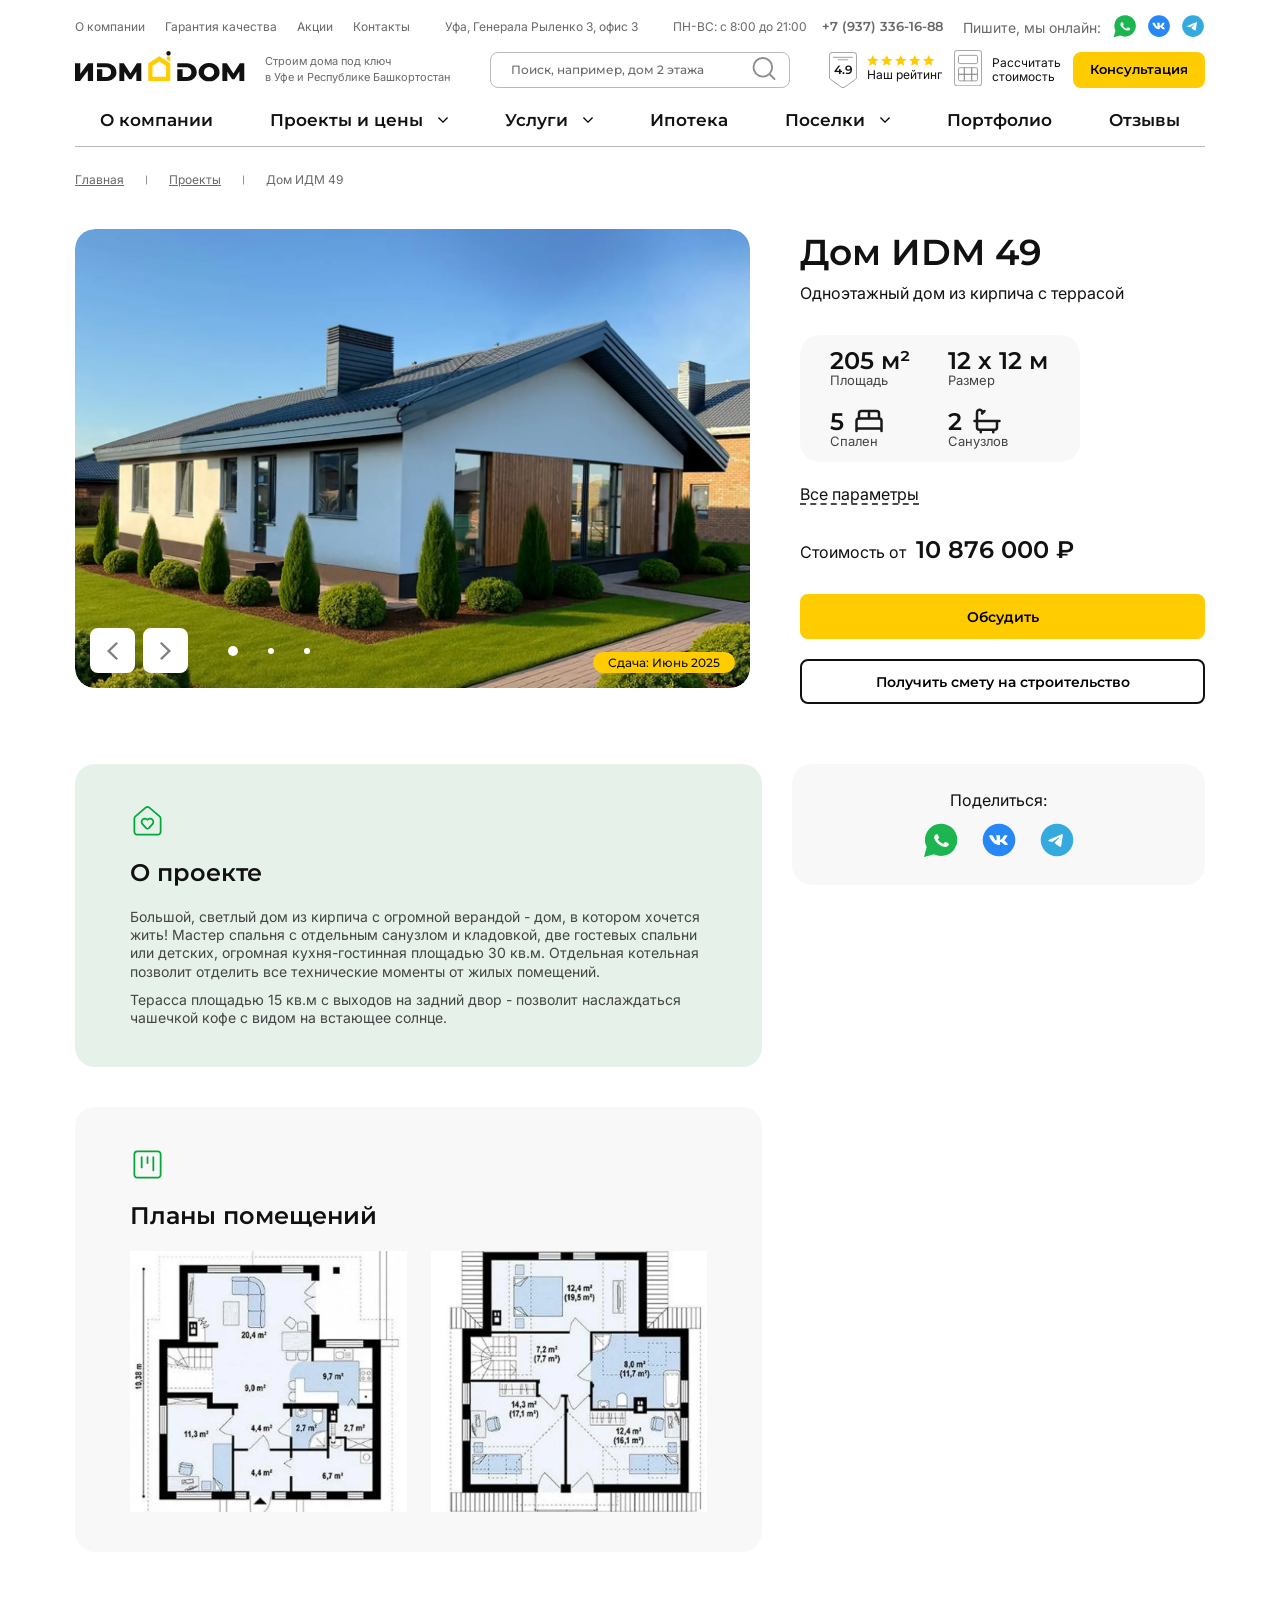
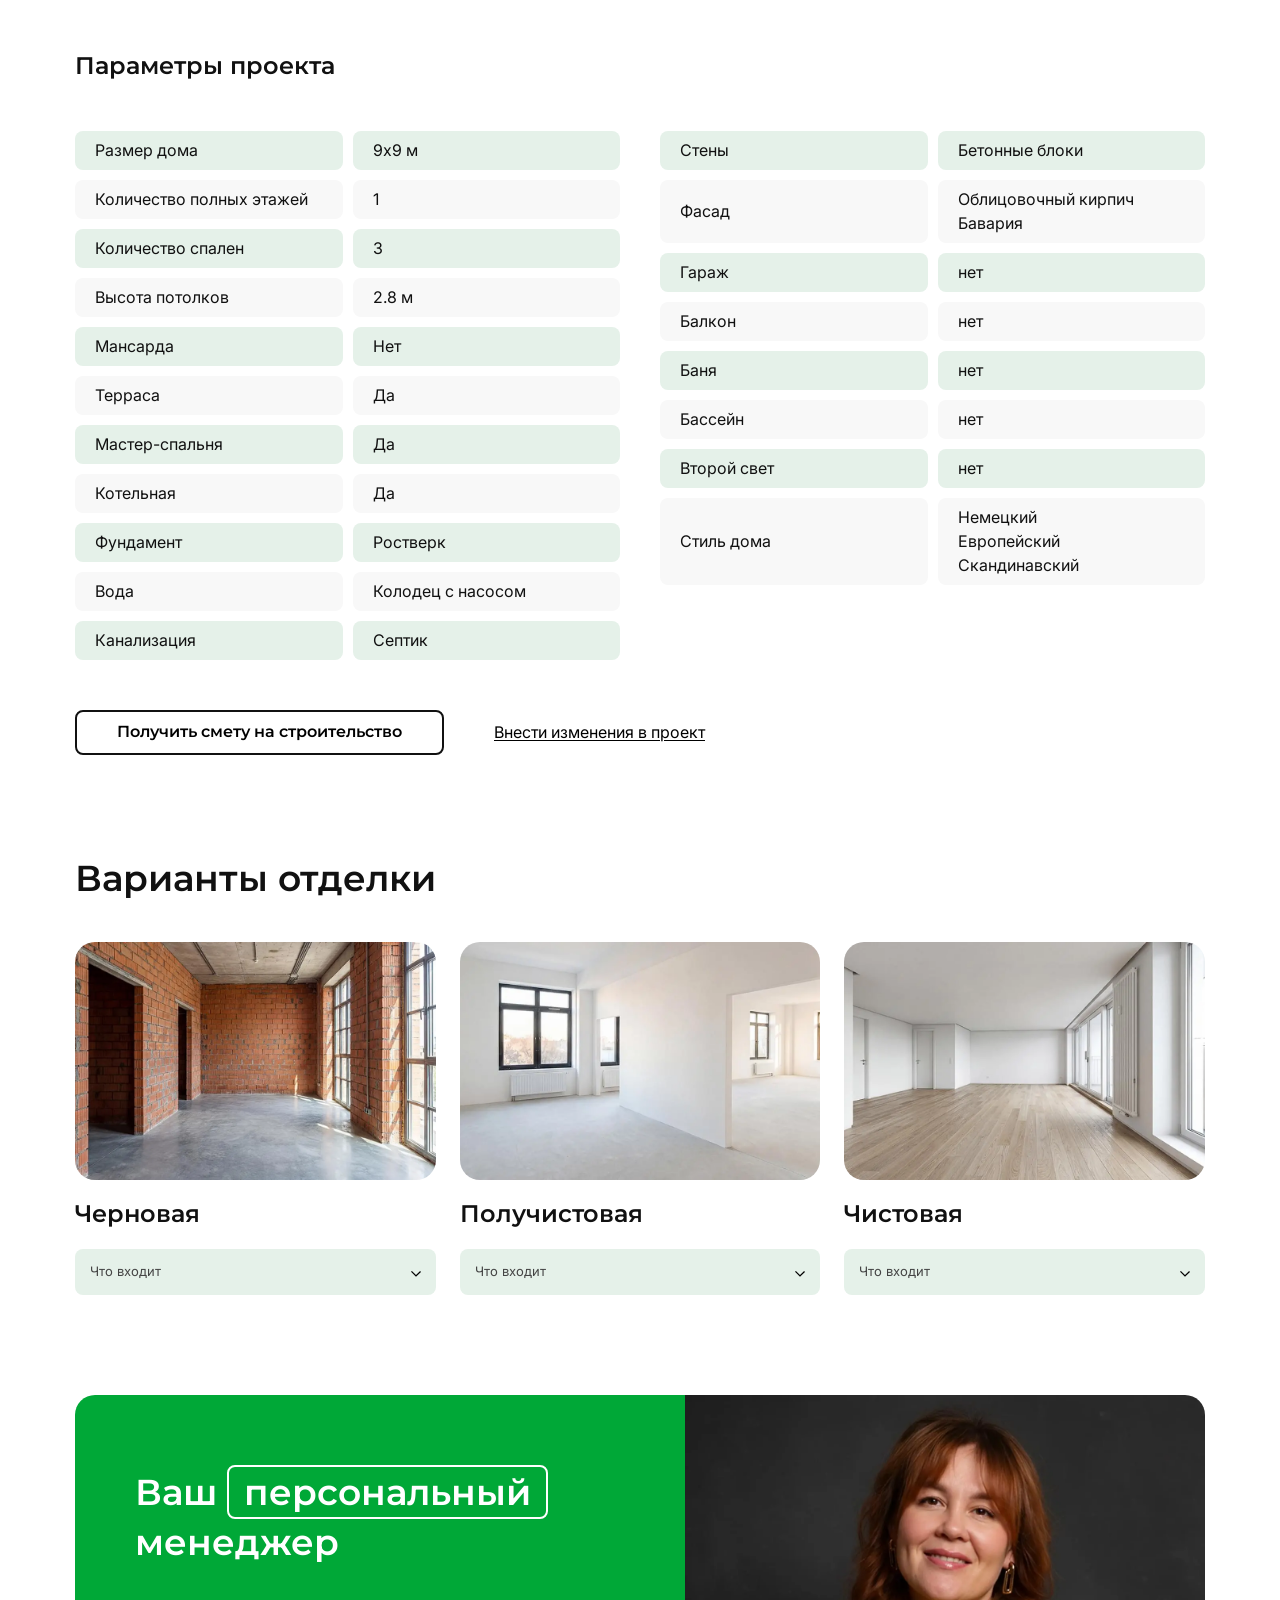
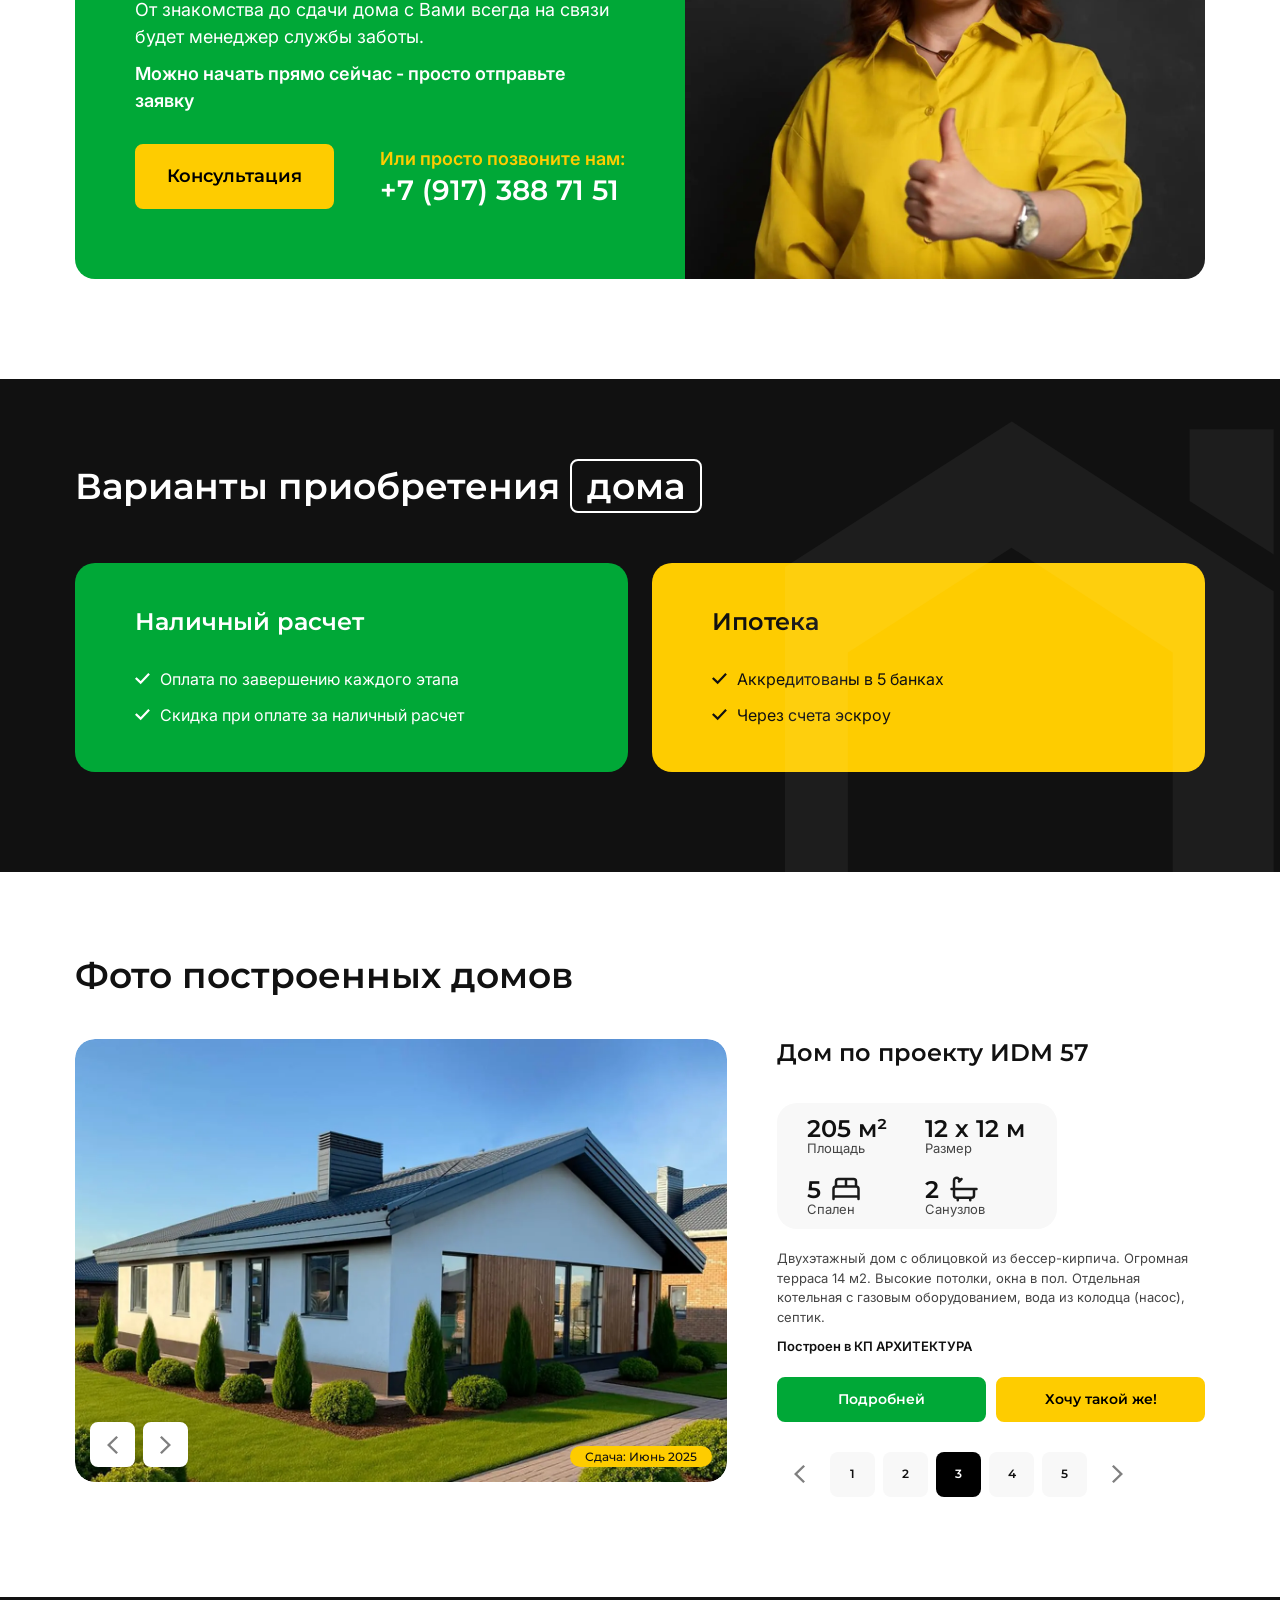
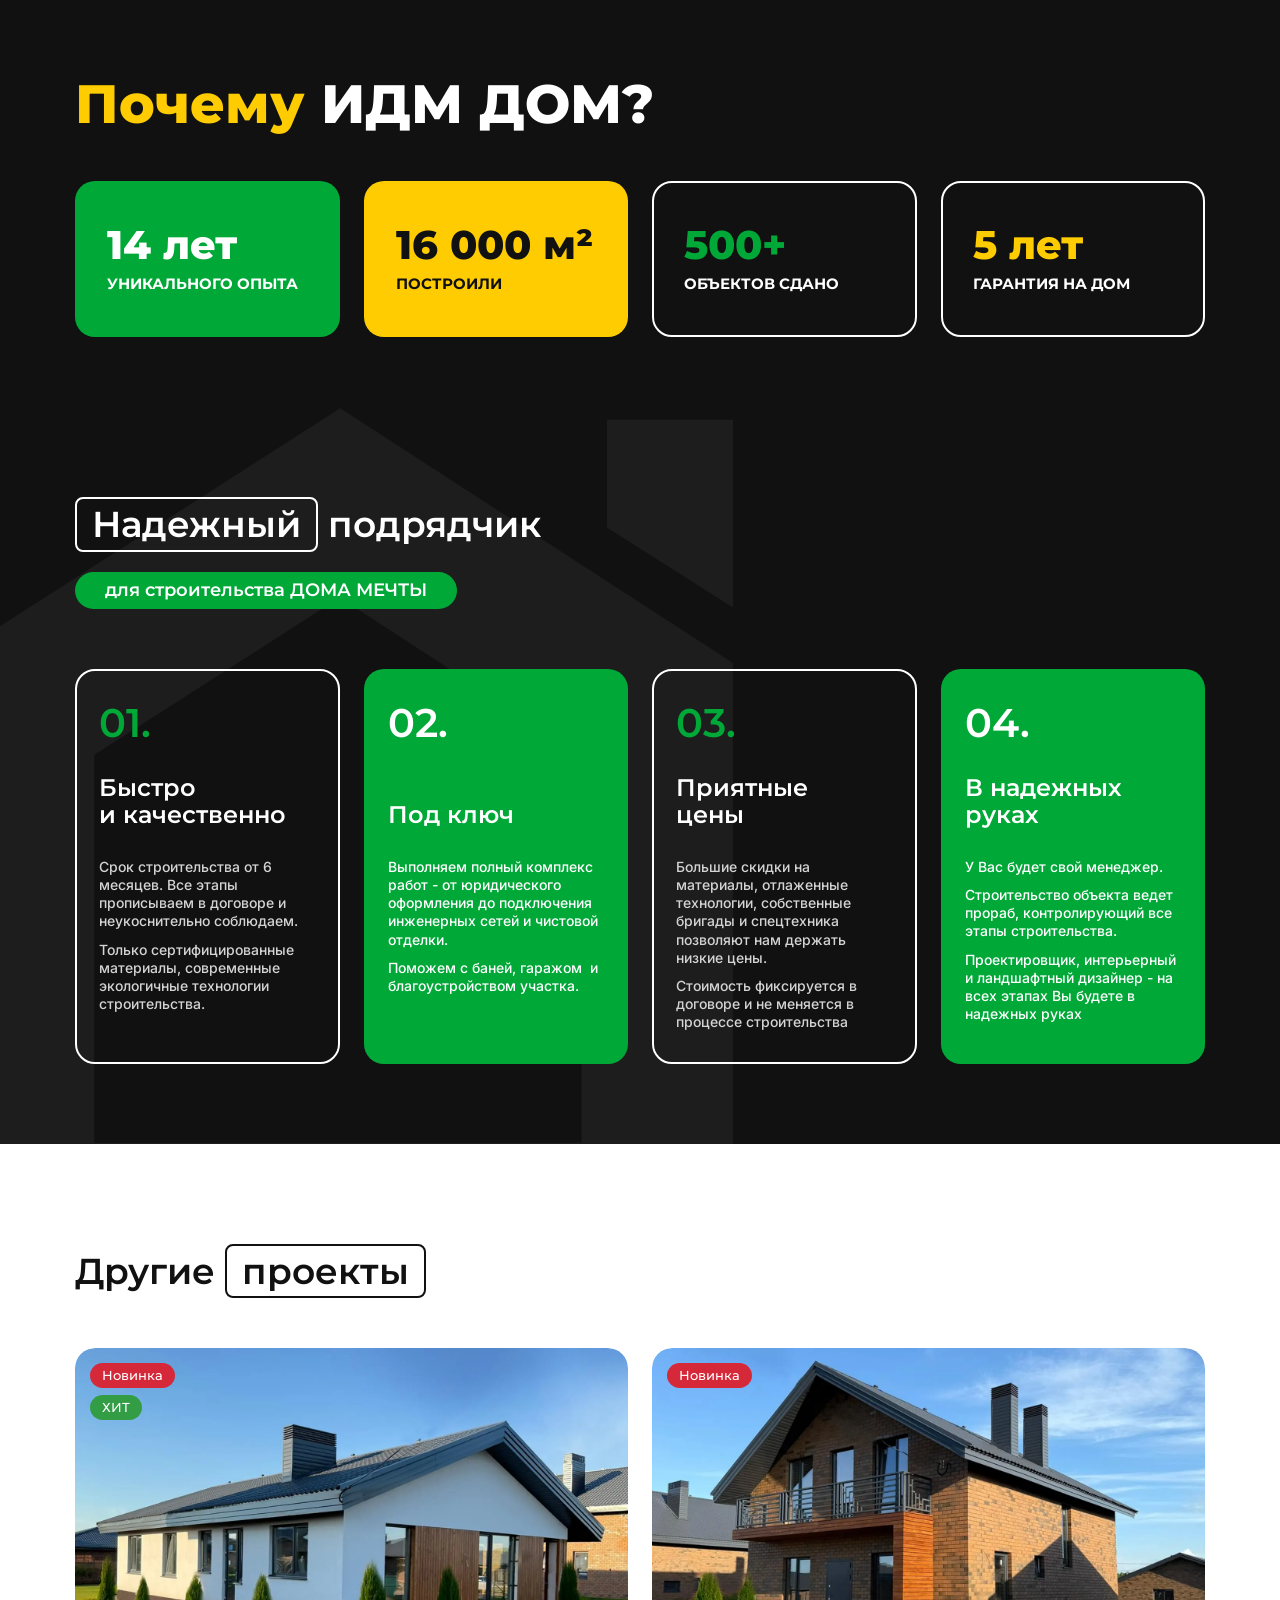
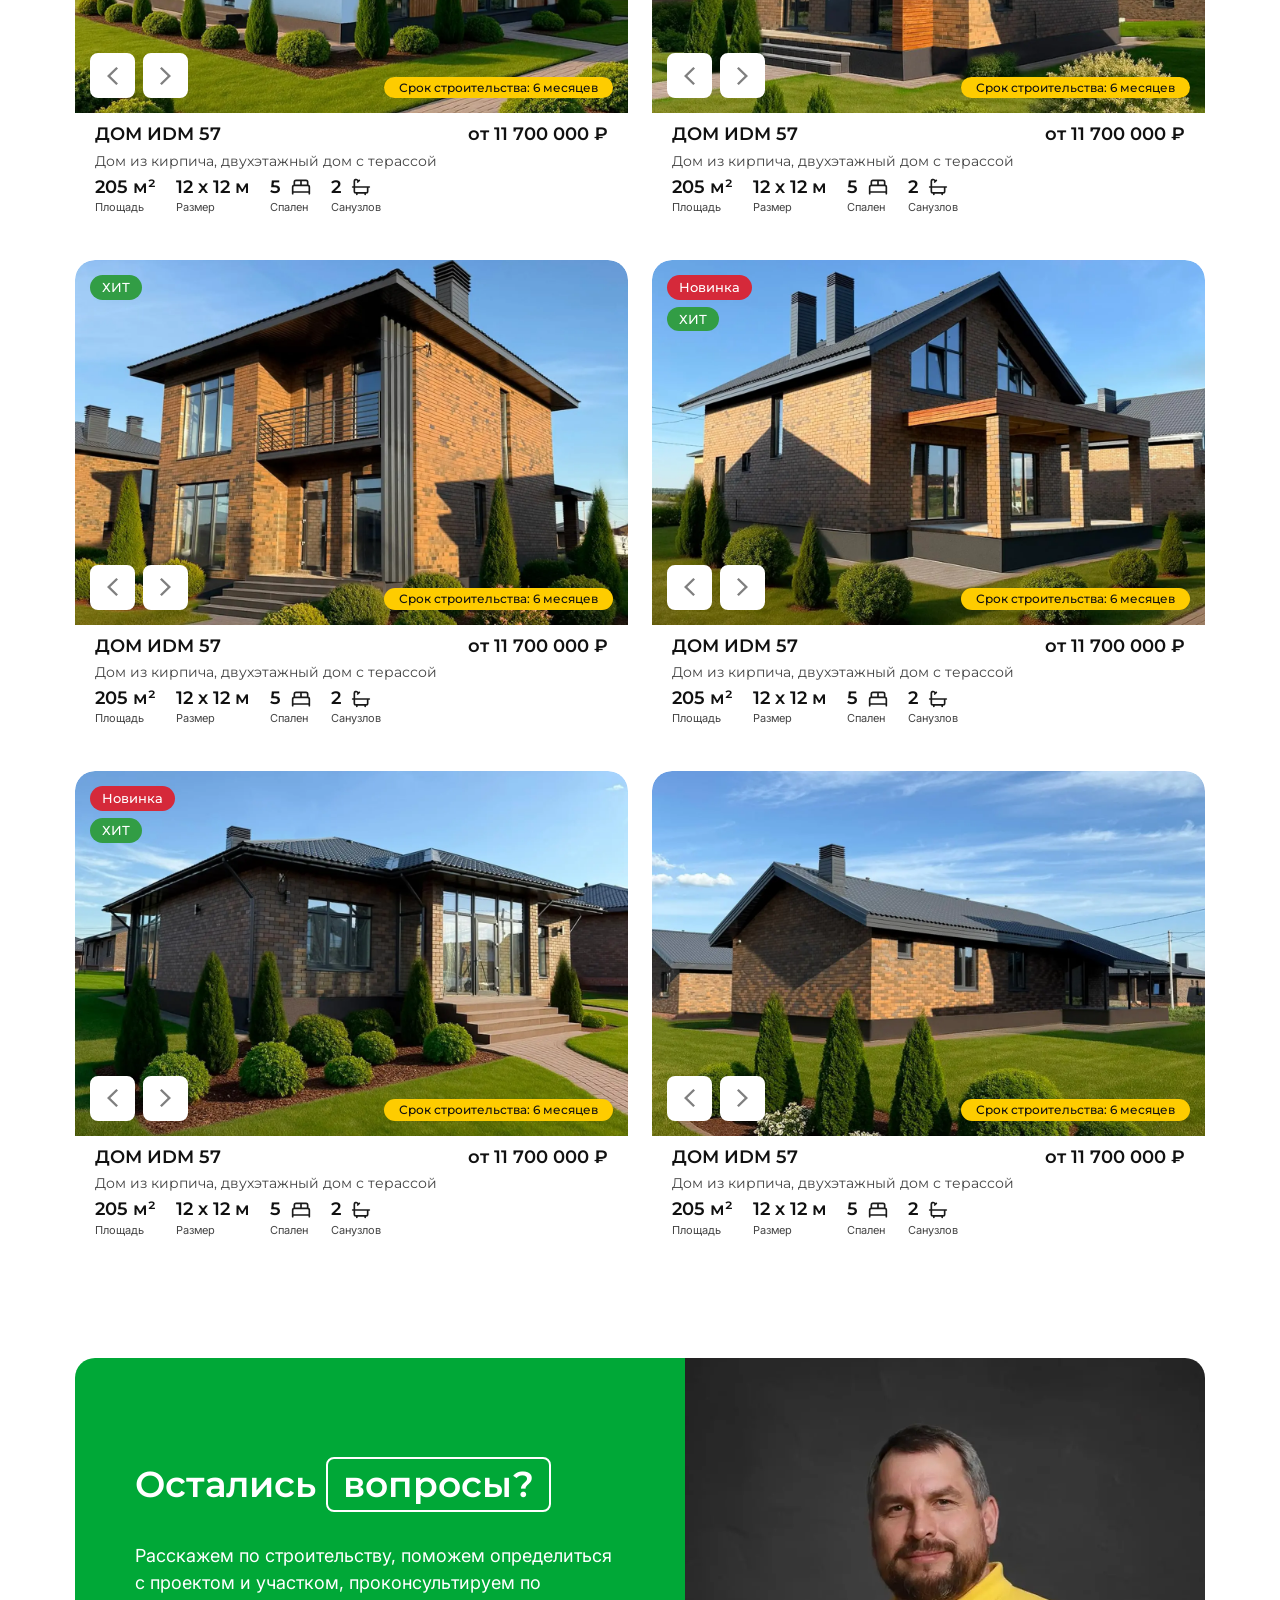
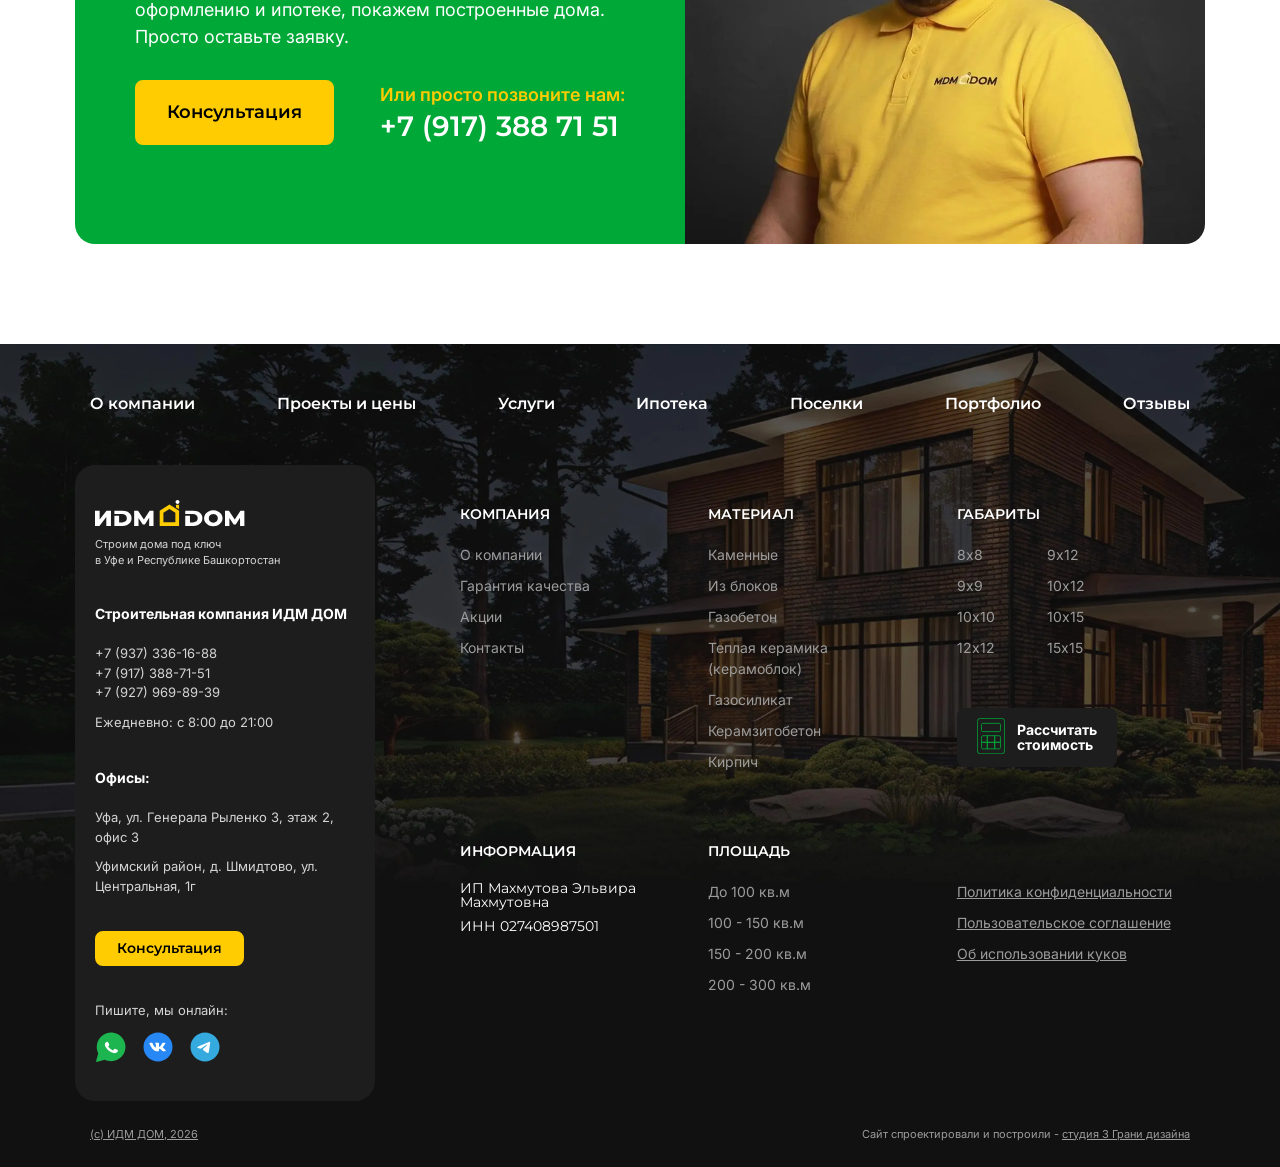
<file: house2.html>
<!DOCTYPE html>
<html lang="en">

<head>
	<meta charset="UTF-8">
	<meta name="viewport" content="width=device-width, initial-scale=1.0">
	<meta name="keywords" content="">
	<link rel="stylesheet" href="css/libs.min.css">
	<link rel="stylesheet" href="css/style.min.css">
	<script src="https://api-maps.yandex.ru/2.1/?lang=ru_RU&apikey=9133eb49-3a97-4b2d-90be-6b80a97a5036" type="text/javascript"></script>
	<title>Дом ИДМ 49</title>
</head>


<body>
	<div class="wrapper">
		<header class="header">
    <div class="container">
        <div class="header__inner">
            <div class="header-top">
                <ul class="header__list">
                    <li><a href="">О компании</a></li>
                    <li><a href="">Гарантия качества</a></li>
                    <li><a href="">Акции</a></li>
                    <li><a href="">Контакты</a></li>
                </ul>
                <div class="header__location">
                    Уфа, Генерала Рыленко 3, офис 3
                </div>
                <div class="header__group">
                    <div class="header__subgroup">
                        <div class="header__schedule">ПН-ВС: с 8:00 до 21:00</div>
                        <a class="header__phone" href="tel:+79373361688">+7 (937) 336-16-88</a>
                    </div>
                    <div class="header__subgroup2">
                        <div class="header__text">Пишите, мы онлайн:</div>
                        <div class="header__socials">
                            <a class="header__social" href="">
                                <svg width="32" height="32" viewBox="0 0 32 32" fill="none" xmlns="http://www.w3.org/2000/svg">
                                    <g clip-path="url(#clip0_971_19864)">
                                        <path class="path1" d="M17.0508 1.53027C20.502 1.753 23.758 3.20818 26.2207 5.63086C28.6835 8.05384 30.1876 11.2821 30.4561 14.7227C30.7245 18.1633 29.7394 21.5846 27.6816 24.3584C25.624 27.1321 22.6323 29.0724 19.2568 29.8242C16.0793 30.5319 12.7612 30.1414 9.84277 28.7285L3.38574 30.4492L0.875977 31.1182L1.55176 28.6094L3.26465 22.248C1.81522 19.3599 1.38348 16.0616 2.05176 12.8887C2.76313 9.51147 4.67236 6.50387 7.42773 4.41797C10.1829 2.33225 13.5996 1.3076 17.0508 1.53027Z" fill="#1DB550" stroke="#A6F6C1" stroke-width="3"/>
                                        <path fill-rule="evenodd" clip-rule="evenodd" d="M21.3547 18.3285C21.0895 18.1286 20.779 17.988 20.4469 17.9172C20.1147 17.8465 19.7696 17.8475 19.438 17.9202C18.9396 18.1136 18.6176 18.8442 18.2956 19.2096C18.2277 19.2971 18.1279 19.3586 18.015 19.3823C17.9021 19.406 17.7838 19.3905 17.6822 19.3385C15.8578 18.6708 14.3285 17.4465 13.3428 15.8643C13.2587 15.7656 13.2189 15.6402 13.2318 15.5146C13.2447 15.389 13.3092 15.273 13.4118 15.1909C13.7709 14.8588 14.0346 14.4473 14.1785 13.9947C14.2104 13.4954 14.088 12.9981 13.8258 12.562C13.6231 11.9507 13.2373 11.4063 12.7141 10.9933C12.4442 10.8799 12.145 10.8418 11.8525 10.8838C11.56 10.9257 11.2868 11.0458 11.0657 11.2296C10.682 11.539 10.3774 11.9248 10.1743 12.3587C9.97133 12.7926 9.87508 13.2635 9.89267 13.7368C9.89385 14.0026 9.9299 14.2672 10 14.5248C10.178 15.1436 10.4518 15.7348 10.8127 16.2798C11.0731 16.6972 11.3571 17.1013 11.6637 17.4904C12.6601 18.7683 13.9125 19.8533 15.3515 20.6852C16.0736 21.1079 16.8454 21.4516 17.6516 21.7095C18.489 22.0642 19.4137 22.2004 20.3273 22.1035C20.8479 22.0299 21.3411 21.8379 21.7636 21.5443C22.186 21.2508 22.5248 20.8648 22.7501 20.4202C22.8824 20.1516 22.9226 19.8513 22.8651 19.5606C22.7271 18.966 21.876 18.615 21.3547 18.3285Z" fill="white"/>
                                    </g>
                                    <defs>
                                        <clipPath id="clip0_971_19864">
                                            <rect width="32" height="32" fill="white"/>
                                        </clipPath>
                                    </defs>
                                </svg>
                            </a>
                            <a class="header__social" href="">
                                <svg width="32" height="32" viewBox="0 0 32 32" fill="none" xmlns="http://www.w3.org/2000/svg">
                                    <g clip-path="url(#clip0_971_19867)">
                                        <path class="path1" d="M16 1.5C24.0081 1.5 30.5 7.99188 30.5 16C30.5 24.0081 24.0081 30.5 16 30.5C7.99188 30.5 1.5 24.0081 1.5 16C1.5 7.99188 7.99188 1.5 16 1.5Z" fill="#2787F5" stroke="#A7E5FF" stroke-width="3"/>
                                        <path fill-rule="evenodd" clip-rule="evenodd" d="M23.4247 12.2548C23.5392 11.9165 23.4247 11.668 22.88 11.668H21.0785C20.6205 11.668 20.4093 11.8827 20.2948 12.1195C20.2948 12.1195 19.3787 14.0984 18.0809 15.3838C17.661 15.7559 17.4701 15.8743 17.2411 15.8743C17.1266 15.8743 16.9609 15.7559 16.9609 15.4177V12.2548C16.9609 11.8489 16.8279 11.668 16.4462 11.668H13.6153C13.3291 11.668 13.1569 11.8564 13.1569 12.0349C13.1569 12.4197 13.8058 12.5085 13.8727 13.591V15.942C13.8727 16.4574 13.7676 16.5509 13.5386 16.5509C12.9279 16.5509 11.4424 14.5631 10.5613 12.2886C10.3886 11.8465 10.2154 11.668 9.75505 11.668H7.95359C7.43888 11.668 7.33594 11.8827 7.33594 12.1195C7.33594 12.5423 7.94667 14.6396 10.1796 17.4135C11.6682 19.3078 13.7656 20.3346 15.6741 20.3346C16.8192 20.3346 16.9609 20.1066 16.9609 19.7137V18.282C16.9609 17.8259 17.0694 17.7348 17.432 17.7348C17.6992 17.7348 18.1572 17.8532 19.226 18.7666C20.4474 19.849 20.6488 20.3346 21.3359 20.3346H23.1373C23.652 20.3346 23.9094 20.1066 23.7609 19.6565C23.5984 19.2079 23.0153 18.5571 22.2415 17.7856C21.8216 17.3458 21.1918 16.8723 21.0009 16.6354C20.7337 16.331 20.8101 16.1957 21.0009 15.9251C21.0009 15.9251 23.1957 13.1851 23.4247 12.2548Z" fill="white"/>
                                    </g>
                                    <defs>
                                        <clipPath id="clip0_971_19867">
                                            <rect width="32" height="32" fill="white"/>
                                        </clipPath>
                                    </defs>
                                </svg>
                            </a>
                            <a class="header__social" href="">
                                <svg width="32" height="32" viewBox="0 0 32 32" fill="none" xmlns="http://www.w3.org/2000/svg">
                                    <g clip-path="url(#clip0_971_19870)">
                                        <path class="path1" d="M16 1.5C24.0081 1.5 30.5 7.99188 30.5 16C30.5 24.0081 24.0081 30.5 16 30.5C7.99188 30.5 1.5 24.0081 1.5 16C1.5 7.99188 7.99188 1.5 16 1.5Z" fill="#34AADF" stroke="#BAEAFF" stroke-width="3"/>
                                        <path d="M9.00013 15.7074C9.00013 15.7074 14.7497 13.2342 16.7438 12.3633C17.5082 12.015 20.1005 10.9002 20.1005 10.9002C20.1005 10.9002 21.2969 10.4126 21.1972 11.5969C21.164 12.0846 20.8981 13.7915 20.6322 15.6378C20.2334 18.2504 19.8014 21.1068 19.8014 21.1068C19.8014 21.1068 19.7349 21.9081 19.1699 22.0474C18.6049 22.1867 17.6743 21.5597 17.5082 21.4203C17.3752 21.3159 15.0156 19.7483 14.1515 18.9819C13.9188 18.7729 13.653 18.3549 14.1847 17.8672C15.3812 16.7177 16.8102 15.2894 17.6743 14.3838C18.0732 13.9657 18.472 12.9903 16.8102 14.1747C14.4506 15.8816 12.1242 17.484 12.1242 17.484C12.1242 17.484 11.5924 17.8324 10.5954 17.5188C9.59832 17.2054 8.43511 16.7873 8.43511 16.7873C8.43511 16.7873 7.63753 16.2648 9.00013 15.7074Z" fill="white"/>
                                    </g>
                                    <defs>
                                        <clipPath id="clip0_971_19870">
                                            <rect width="32" height="32" fill="white"/>
                                        </clipPath>
                                    </defs>
                                </svg>
                            </a>
                        </div>
                    </div>
                </div>
            </div>
            <div class="header-center">
                <div class="header__group2">
                    <a class="header__logo" href="index.html">
                        <img src="img/logo.svg" alt="">
                    </a>
                    <div class="header__text2">
                        Строим дома под ключ <br> в Уфе и Республике Башкортостан
                    </div>
                </div>
                <div class="search">
                    <input class="search-input" type="search" placeholder="Поиск, например, дом 2 этажа">
                    <button class="search-btn">
                        <svg width="30" height="30" viewBox="0 0 30 30" fill="none" xmlns="http://www.w3.org/2000/svg">
                            <path d="M13.75 23.75C19.2728 23.75 23.75 19.2728 23.75 13.75C23.75 8.22715 19.2728 3.75 13.75 3.75C8.22715 3.75 3.75 8.22715 3.75 13.75C3.75 19.2728 8.22715 23.75 13.75 23.75Z" stroke="#8D8D8D" stroke-width="2" stroke-linecap="round" stroke-linejoin="round"/>
                            <path d="M26.25 26.25L20.875 20.875" stroke="#8D8D8D" stroke-width="2" stroke-linecap="round" stroke-linejoin="round"/>
                        </svg>
                    </button>
                </div>
                <div class="header__group3">
                    <div class="rating">
                        <div class="rating-group">
                            <div class="rating-icon">
                                <img src="img/rating-icon.svg" alt="">
                            </div>
                            <div class="rating-number">4.9</div>
                        </div>
                        <div class="rating-group2">
                            <div class="stars">
                                <span><img src="img/star.svg" alt=""></span>
                                <span><img src="img/star.svg" alt=""></span>
                                <span><img src="img/star.svg" alt=""></span>
                                <span><img src="img/star.svg" alt=""></span>
                                <span><img src="img/star.svg" alt=""></span>
                            </div>
                            <div class="rating-text">Наш рейтинг</div>
                        </div>
                    </div>
                    <a href="" class="calculator">
                        <span class="calculator-icon">
                            <svg width="34" height="44" viewBox="0 0 34 44" fill="none" xmlns="http://www.w3.org/2000/svg">
                                <g clip-path="url(#clip0_971_21348)">
                                    <rect x="0.5" y="0.5" width="33" height="43" rx="3.5" stroke="#8D8D8D"/>
                                    <rect x="5.5" y="6.5" width="23" height="10" rx="1.5" stroke="#8D8D8D"/>
                                    <path d="M7 21.5H12.5V29.5H5.5V23C5.5 22.1716 6.17157 21.5 7 21.5Z" stroke="#8D8D8D"/>
                                    <path d="M12.5 29.5V37.5H7C6.17157 37.5 5.5 36.8284 5.5 36V29.5H12.5Z" stroke="#8D8D8D"/>
                                    <rect x="12.5" y="21.5" width="9" height="8" stroke="#8D8D8D"/>
                                    <rect x="12.5" y="29.5" width="9" height="8" stroke="#8D8D8D"/>
                                    <path d="M27 21.5C27.8284 21.5 28.5 22.1716 28.5 23V29.5H21.5V21.5H27Z" stroke="#8D8D8D"/>
                                    <path d="M28.5 29.5V36C28.5 36.8284 27.8284 37.5 27 37.5H21.5V29.5H28.5Z" stroke="#8D8D8D"/>
                                </g>
                                <defs>
                                    <clipPath id="clip0_971_21348">
                                    <rect width="34" height="44" fill="white"/>
                                    </clipPath>
                                </defs>
                            </svg>
                        </span>
                        <span class="calculator-text">Рассчитать <br> стоимость</span>
                    </a>
                    <button class="header__btn btn btn-yellow">
                        <span>Консультация</span>
                    </button>
                </div>
            </div>
            <div class="header-bottom">
                <ul class="header__list2">
                    <li>
                        <div class="header__item">
                            <a class="header__item-show" href="">О компании</a>
                        </div>
                    </li>
                    <li>
                        <div class="header__item">
                            <div class="header__item-show">
                                <div class="header__item-title">Проекты и цены</div>
                                <div class="header__item-arrow">
                                    <svg width="10" height="6" viewBox="0 0 10 6" fill="none" xmlns="http://www.w3.org/2000/svg">
                                        <path d="M5 5.89583L0 0.895833L0.895833 0L5 4.125L9.10417 0.020833L10 0.916666L5 5.89583Z" fill="black"/>
                                    </svg>
                                </div>
                            </div>
                            <div class="header__item-hidden">
                                <div class="header__subitems">
                                    <div class="header__subitem">
                                        <div class="header__subitem-title">МАТЕРИАЛ</div>
                                        <ul class="header__subitem-list">
                                            <li><a href="">Каменные</a></li>
                                            <li><a href="">Из блоков</a></li>
                                            <li><a href="">Газобетон</a></li>
                                            <li><a href="">Теплая керамика (керамоблок)</a></li>
                                            <li><a href="">Газосиликат</a></li>
                                            <li><a href="">Керамзитобетон</a></li>
                                            <li><a href="">Кирпич</a></li>
                                        </ul>
                                    </div>
                                    <div class="header__subitem">
                                        <div class="header__subitem-group">
                                            <div class="header__subitem-title">ПЛОЩАДЬ</div>
                                            <ul class="header__subitem-list">
                                                <li><a href="">До 100 кв.м</a></li>
                                                <li><a href="">100 - 150 кв.м</a></li>
                                                <li><a href="">150 - 200 кв.м</a></li>
                                                <li><a href="">200 - 300 кв.м</a></li>
                                            </ul>
                                        </div>
                                        <div class="header__subitem-group">
                                            <div class="header__subitem-title">ЭТАЖНОСТЬ</div>
                                            <ul class="header__subitem-list">
                                                <li><a href="">Одноэтажные</a></li>
                                                <li><a href="">Двухэтажные</a></li>
                                            </ul>
                                        </div>
                                    </div>
                                    <div class="header__subitem">
                                        <div class="header__subitem-title">ГАБАРИТЫ</div>
                                        <nav class="header__subitem-nav">
                                            <ul class="header__subitem-list">
                                                <li><a href="">8х8</a></li>
                                                <li><a href="">9х9</a></li>
                                                <li><a href="">10х10</a></li>
                                                <li><a href="">12х12</a></li>
                                            </ul>
                                            <ul class="header__subitem-list">
                                                <li><a href="">9х12</a></li>
                                                <li><a href="">10х12</a></li>
                                                <li><a href="">10х15</a></li>
                                                <li><a href="">15х15</a></li>
                                            </ul>
                                        </nav>
                                    </div>
                                    <div class="header__subitem">
                                        <div class="header__subitem-title">МАТЕРИАЛ</div>
                                        <ul class="header__subitem-list">
                                            <li><a href="">С террасой</a></li>
                                            <li><a href="">С балконом</a></li>
                                            <li><a href="">Со вторым светом</a></li>
                                            <li><a href="">С сауной</a></li>
                                            <li><a href="">С баней</a></li>
                                            <li><a href="">С гаражом</a></li>
                                            <li><a href="">С панорамными окнами</a></li>
                                            <li><a href="">С котельной</a></li>
                                            <li><a href="">С подвалом</a></li>
                                        </ul>
                                    </div>
                                    <div class="header__subitem">
                                        <div class="header__subitem-title">СТИЛЬ</div>
                                        <ul class="header__subitem-list">
                                            <li><a href="">Лофт</a></li>
                                            <li><a href="">Европейский</a></li>
                                            <li><a href="">Русский</a></li>
                                            <li><a href="">Классический</a></li>
                                            <li><a href="">Фахверк</a></li>
                                            <li><a href="">Барнхаус</a></li>
                                            <li><a href="">Минимализм</a></li>
                                            <li><a href="">Модерн</a></li>
                                        </ul>
                                    </div>
                                </div>
                            </div>
                        </div>
                    </li>
                    <li>
                        <div class="header__item">
                            <div class="header__item-show">
                                <div class="header__item-title">Услуги</div>
                                <div class="header__item-arrow">
                                    <svg width="10" height="6" viewBox="0 0 10 6" fill="none" xmlns="http://www.w3.org/2000/svg">
                                        <path d="M5 5.89583L0 0.895833L0.895833 0L5 4.125L9.10417 0.020833L10 0.916666L5 5.89583Z" fill="black"/>
                                    </svg>
                                </div>
                            </div>
                            <div class="header__item-hidden">
                                <div class="header__subitems--2">
                                    <div class="header__subitem">
                                        <div class="header__subitem-title">Подготовительные этапы</div>
                                        <ul class="header__subitem-list">
                                            <li><a href="">Подбор земельного участка</a></li>
                                            <li><a href="">Проектирование</a></li>
                                        </ul>
                                    </div>
                                    <div class="header__subitem">
                                        <div class="header__subitem-title">Строительные работы</div>
                                        <ul class="header__subitem-list">
                                            <li><a href="">Фундамент</a></li>
                                            <li><a href="">Коробка</a></li>
                                            <li><a href="">Кровля</a></li>
                                            <li><a href="">Фасадные работы</a></li>
                                            <li><a href="">Отделка помещений</a></li>
                                        </ul>
                                    </div>
                                    <div class="header__subitem">
                                        <div class="header__subitem-title">Инженерные системы</div>
                                        <ul class="header__subitem-list">
                                            <li><a href="">Канализация</a></li>
                                            <li><a href="">Водоотведение</a></li>
                                            <li><a href="">Водоподготовка</a></li>
                                            <li><a href="">Электротехнические работы</a></li>
                                            <li><a href="">Вентиляция</a></li>
                                        </ul>
                                    </div>
                                    <div class="header__subitem">
                                        <div class="header__subitem-title">Благоустройство участка</div>
                                        <ul class="header__subitem-list">
                                            <li><a href="">Строительство бассейнов</a></li>
                                            <li><a href="">Строительство заборов</a></li>
                                            <li><a href="">Строительство беседок</a></li>
                                            <li><a href="">Строительство гаража</a></li>
                                            <li><a href="">Строительство терассы</a></li>
                                            <li><a href="">Ландшафтный дизайн</a></li>
                                        </ul>
                                    </div>
                                </div>
                            </div>
                        </div>
                    </li>
                    <li>
                        <div class="header__item">
                            <a class="header__item-show" href="">Ипотека</a>
                        </div>
                    </li>
                    <li>
                        <div class="header__item">
                            <div class="header__item-show">
                                <div class="header__item-title">Поселки</div>
                                <div class="header__item-arrow">
                                    <svg width="10" height="6" viewBox="0 0 10 6" fill="none" xmlns="http://www.w3.org/2000/svg">
                                        <path d="M5 5.89583L0 0.895833L0.895833 0L5 4.125L9.10417 0.020833L10 0.916666L5 5.89583Z" fill="black"/>
                                    </svg>
                                </div>
                            </div>
                            <div class="header__item-hidden">
                                <div class="header__subitems--3">
                                    <a href="" class="header__subitem2">
                                        <div class="header__subitem2-img">
                                            <img src="img/header-img.webp" alt="">
                                        </div>
                                        <div class="header__subitem2-desc">
                                            <div class="header__subitem2-title">Коттеджный поселок <br> АРХИТЕКТУРА</div>
                                            <div class="header__subitem2-text">деревня Шмидтово</div>
                                        </div>
                                    </a>
                                    <a href="" class="header__subitem2">
                                        <div class="header__subitem2-img">
                                            <img src="img/header-img2.webp" alt="">
                                        </div>
                                        <div class="header__subitem2-desc">
                                            <div class="header__subitem2-title">Коттеджный поселок <br> АРХИТЕКТУРА - 2</div>
                                            <div class="header__subitem2-text">Скоро</div>
                                        </div>
                                    </a>
                                </div>
                            </div>
                        </div>
                    </li>
                    <li>
                        <div class="header__item">
                            <a class="header__item-show" href="">Портфолио</a>
                        </div>
                    </li>
                    <li>
                        <div class="header__item">
                            <a class="header__item-show" href="">Отзывы</a>
                        </div>
                    </li>
                </ul>
            </div>
            <div class="header-mob">
                <div class="header-mob__wrap">
                    <a class="header__logo" href="index.html">
                        <img src="img/logo.svg" alt="">
                    </a>
                    <div class="header-mob__group">
                        <a class="header-mob__phone" href="+79373361688">
                            <svg width="22" height="22" viewBox="0 0 22 22" fill="none" xmlns="http://www.w3.org/2000/svg">
                                <path d="M20.8881 15.9201V18.9201C20.8892 19.1986 20.8322 19.4743 20.7206 19.7294C20.6091 19.9846 20.4454 20.2137 20.2402 20.402C20.035 20.5902 19.7927 20.7336 19.5289 20.8228C19.265 20.912 18.9855 20.9452 18.7081 20.9201C15.631 20.5857 12.6751 19.5342 10.0781 17.8501C7.66194 16.3148 5.61345 14.2663 4.07812 11.8501C2.38809 9.2413 1.33636 6.27109 1.00812 3.1801C0.983127 2.90356 1.01599 2.62486 1.10462 2.36172C1.19324 2.09859 1.33569 1.85679 1.52288 1.65172C1.71008 1.44665 1.93792 1.28281 2.19191 1.17062C2.44589 1.05843 2.72046 1.00036 2.99812 1.0001H5.99812C6.48342 0.995321 6.95391 1.16718 7.32188 1.48363C7.68985 1.80008 7.93019 2.23954 7.99812 2.7201C8.12474 3.68016 8.35957 4.62282 8.69812 5.5301C8.83266 5.88802 8.86178 6.27701 8.78202 6.65098C8.70227 7.02494 8.51698 7.36821 8.24812 7.6401L6.97812 8.9101C8.40167 11.4136 10.4746 13.4865 12.9781 14.9101L14.2481 13.6401C14.52 13.3712 14.8633 13.1859 15.2372 13.1062C15.6112 13.0264 16.0002 13.0556 16.3581 13.1901C17.2654 13.5286 18.2081 13.7635 19.1681 13.8901C19.6539 13.9586 20.0975 14.2033 20.4146 14.5776C20.7318 14.9519 20.9003 15.4297 20.8881 15.9201Z" stroke="white" stroke-width="2" stroke-linecap="round" stroke-linejoin="round"/>
                            </svg>
                        </a>
                        <div class="burger">
                            <span></span>
                            <span></span>
                            <span></span>
                        </div>
                    </div>
                </div>
                <div class="header__text2">
                    Строим дома под ключ в Уфе и Республике Башкортостан
                </div>
            </div>
            <div class="menu">
                <div class="menu__top">
                    <a class="header__logo" href="index.html">
                        <img src="img/logo.svg" alt="">
                    </a>
                    <div class="menu__group">
                        <a href="" class="menu__phone">
                            <svg width="22" height="22" viewBox="0 0 22 22" fill="none" xmlns="http://www.w3.org/2000/svg">
                                <path d="M20.8881 15.9201V18.9201C20.8892 19.1986 20.8322 19.4743 20.7206 19.7294C20.6091 19.9846 20.4454 20.2137 20.2402 20.402C20.035 20.5902 19.7927 20.7336 19.5289 20.8228C19.265 20.912 18.9855 20.9452 18.7081 20.9201C15.631 20.5857 12.6751 19.5342 10.0781 17.8501C7.66194 16.3148 5.61345 14.2663 4.07812 11.8501C2.38809 9.2413 1.33636 6.27109 1.00812 3.1801C0.983127 2.90356 1.01599 2.62486 1.10462 2.36172C1.19324 2.09859 1.33569 1.85679 1.52288 1.65172C1.71008 1.44665 1.93792 1.28281 2.19191 1.17062C2.44589 1.05843 2.72046 1.00036 2.99812 1.0001H5.99812C6.48342 0.995321 6.95391 1.16718 7.32188 1.48363C7.68985 1.80008 7.93019 2.23954 7.99812 2.7201C8.12474 3.68016 8.35957 4.62282 8.69812 5.5301C8.83266 5.88802 8.86178 6.27701 8.78202 6.65098C8.70227 7.02494 8.51698 7.36821 8.24812 7.6401L6.97812 8.9101C8.40167 11.4136 10.4746 13.4865 12.9781 14.9101L14.2481 13.6401C14.52 13.3712 14.8633 13.1859 15.2372 13.1062C15.6112 13.0264 16.0002 13.0556 16.3581 13.1901C17.2654 13.5286 18.2081 13.7635 19.1681 13.8901C19.6539 13.9586 20.0975 14.2033 20.4146 14.5776C20.7318 14.9519 20.9003 15.4297 20.8881 15.9201Z" stroke="#111111" stroke-width="2" stroke-linecap="round" stroke-linejoin="round"/>
                            </svg>
                        </a>
                        <div class="menu__close">
                            <svg width="9" height="9" viewBox="0 0 9 9" fill="none" xmlns="http://www.w3.org/2000/svg">
                                <path d="M0.673077 8.75L0 8.07692L3.70192 4.375L0 0.673077L0.673077 0L4.375 3.70192L8.07692 0L8.75 0.673077L5.04808 4.375L8.75 8.07692L8.07692 8.75L4.375 5.04808L0.673077 8.75Z" fill="#111111"/>
                            </svg>
                        </div>
                    </div>
                </div>
                <div class="search">
                    <input class="search-input" type="search" placeholder="Поиск, например, дом 2 этажа">
                    <button class="search-btn">
                        <svg width="30" height="30" viewBox="0 0 30 30" fill="none" xmlns="http://www.w3.org/2000/svg">
                            <path d="M13.75 23.75C19.2728 23.75 23.75 19.2728 23.75 13.75C23.75 8.22715 19.2728 3.75 13.75 3.75C8.22715 3.75 3.75 8.22715 3.75 13.75C3.75 19.2728 8.22715 23.75 13.75 23.75Z" stroke="#8D8D8D" stroke-width="2" stroke-linecap="round" stroke-linejoin="round"/>
                            <path d="M26.25 26.25L20.875 20.875" stroke="#8D8D8D" stroke-width="2" stroke-linecap="round" stroke-linejoin="round"/>
                        </svg>
                    </button>
                </div>
                <ul class="header__list2">
                    <li>
                        <div class="header__item">
                            <a class="header__item-show" href="">О компании</a>
                        </div>
                    </li>
                    <li>
                        <div class="header__item">
                            <div class="header__item-show item-show">
                                <div class="header__item-title">Проекты и цены</div>
                                <div class="header__item-arrow">
                                    <svg width="10" height="6" viewBox="0 0 10 6" fill="none" xmlns="http://www.w3.org/2000/svg">
                                        <path d="M5 5.89583L0 0.895833L0.895833 0L5 4.125L9.10417 0.020833L10 0.916666L5 5.89583Z" fill="black"/>
                                    </svg>
                                </div>
                            </div>
                            <div class="header__item-hidden item-hidden">
                                <div class="header__subitems">
                                    <div class="header__subitem">
                                        <div class="header__subitem-title item-show">МАТЕРИАЛ</div>
                                        <div class="item-hidden">
                                            <ul class="header__subitem-list">
                                                <li><a href="">Каменные</a></li>
                                                <li><a href="">Из блоков</a></li>
                                                <li><a href="">Газобетон</a></li>
                                                <li><a href="">Теплая керамика (керамоблок)</a></li>
                                                <li><a href="">Газосиликат</a></li>
                                                <li><a href="">Керамзитобетон</a></li>
                                                <li><a href="">Кирпич</a></li>
                                            </ul>
                                        </div>
                                    </div>
                                    <div class="header__subitem">
                                        <div class="header__subitem-group">
                                            <div class="header__subitem-title item-show">ПЛОЩАДЬ</div>
                                            <div class="item-hidden">
                                                <ul class="header__subitem-list">
                                                    <li><a href="">До 100 кв.м</a></li>
                                                    <li><a href="">100 - 150 кв.м</a></li>
                                                    <li><a href="">150 - 200 кв.м</a></li>
                                                    <li><a href="">200 - 300 кв.м</a></li>
                                                </ul>
                                            </div>
                                        </div>
                                        <div class="header__subitem-group">
                                            <div class="header__subitem-title item-show">ЭТАЖНОСТЬ</div>
                                            <div class="item-hidden">
                                                <ul class="header__subitem-list">
                                                    <li><a href="">Одноэтажные</a></li>
                                                    <li><a href="">Двухэтажные</a></li>
                                                </ul>
                                            </div>
                                        </div>
                                    </div>
                                    <div class="header__subitem">
                                        <div class="header__subitem-title item-show">ГАБАРИТЫ</div>
                                        <div class="item-hidden">
                                            <nav class="header__subitem-nav">
                                                <ul class="header__subitem-list">
                                                    <li><a href="">8х8</a></li>
                                                    <li><a href="">9х9</a></li>
                                                    <li><a href="">10х10</a></li>
                                                    <li><a href="">12х12</a></li>
                                                </ul>
                                                <ul class="header__subitem-list">
                                                    <li><a href="">9х12</a></li>
                                                    <li><a href="">10х12</a></li>
                                                    <li><a href="">10х15</a></li>
                                                    <li><a href="">15х15</a></li>
                                                </ul>
                                            </nav>
                                        </div>
                                    </div>
                                    <div class="header__subitem">
                                        <div class="header__subitem-title item-show">МАТЕРИАЛ</div>
                                        <div class="item-hidden">
                                            <ul class="header__subitem-list">
                                                <li><a href="">С террасой</a></li>
                                                <li><a href="">С балконом</a></li>
                                                <li><a href="">Со вторым светом</a></li>
                                                <li><a href="">С сауной</a></li>
                                                <li><a href="">С баней</a></li>
                                                <li><a href="">С гаражом</a></li>
                                                <li><a href="">С панорамными окнами</a></li>
                                                <li><a href="">С котельной</a></li>
                                                <li><a href="">С подвалом</a></li>
                                            </ul>
                                        </div>
                                    </div>
                                    <div class="header__subitem">
                                        <div class="header__subitem-title item-show">СТИЛЬ</div>
                                        <div class="item-hidden">
                                            <ul class="header__subitem-list">
                                                <li><a href="">Лофт</a></li>
                                                <li><a href="">Европейский</a></li>
                                                <li><a href="">Русский</a></li>
                                                <li><a href="">Классический</a></li>
                                                <li><a href="">Фахверк</a></li>
                                                <li><a href="">Барнхаус</a></li>
                                                <li><a href="">Минимализм</a></li>
                                                <li><a href="">Модерн</a></li>
                                            </ul>
                                        </div>
                                    </div>
                                </div>
                            </div>
                        </div>
                    </li>
                    <li>
                        <div class="header__item">
                            <div class="header__item-show item-show">
                                <div class="header__item-title">Услуги</div>
                                <div class="header__item-arrow">
                                    <svg width="10" height="6" viewBox="0 0 10 6" fill="none" xmlns="http://www.w3.org/2000/svg">
                                        <path d="M5 5.89583L0 0.895833L0.895833 0L5 4.125L9.10417 0.020833L10 0.916666L5 5.89583Z" fill="black"/>
                                    </svg>
                                </div>
                            </div>
                            <div class="header__item-hidden item-hidden">
                                <div class="header__subitems--2">
                                    <div class="header__subitem">
                                        <div class="header__subitem-title item-show">Подготовительные этапы</div>
                                        <div class="item-hidden">
                                            <ul class="header__subitem-list">
                                                <li><a href="">Подбор земельного участка</a></li>
                                                <li><a href="">Проектирование</a></li>
                                            </ul>
                                        </div>
                                    </div>
                                    <div class="header__subitem">
                                        <div class="header__subitem-title item-show">Строительные работы</div>
                                        <div class="item-hidden">
                                            <ul class="header__subitem-list">
                                                <li><a href="">Фундамент</a></li>
                                                <li><a href="">Коробка</a></li>
                                                <li><a href="">Кровля</a></li>
                                                <li><a href="">Фасадные работы</a></li>
                                                <li><a href="">Отделка помещений</a></li>
                                            </ul>
                                        </div>
                                    </div>
                                    <div class="header__subitem">
                                        <div class="header__subitem-title item-show">Инженерные системы</div>
                                        <div class="item-hidden">
                                            <ul class="header__subitem-list">
                                                <li><a href="">Канализация</a></li>
                                                <li><a href="">Водоотведение</a></li>
                                                <li><a href="">Водоподготовка</a></li>
                                                <li><a href="">Электротехнические работы</a></li>
                                                <li><a href="">Вентиляция</a></li>
                                            </ul>
                                        </div>
                                    </div>
                                    <div class="header__subitem">
                                        <div class="header__subitem-title item-show">Благоустройство участка</div>
                                        <div class="item-hidden">
                                            <ul class="header__subitem-list">
                                                <li><a href="">Строительство бассейнов</a></li>
                                                <li><a href="">Строительство заборов</a></li>
                                                <li><a href="">Строительство беседок</a></li>
                                                <li><a href="">Строительство гаража</a></li>
                                                <li><a href="">Строительство терассы</a></li>
                                                <li><a href="">Ландшафтный дизайн</a></li>
                                            </ul>
                                        </div>
                                    </div>
                                </div>
                            </div>
                        </div>
                    </li>
                    <li>
                        <div class="header__item">
                            <a class="header__item-show" href="">Ипотека</a>
                        </div>
                    </li>
                    <li>
                        <div class="header__item">
                            <div class="header__item-show item-show">
                                <div class="header__item-title">Поселки</div>
                                <div class="header__item-arrow">
                                    <svg width="10" height="6" viewBox="0 0 10 6" fill="none" xmlns="http://www.w3.org/2000/svg">
                                        <path d="M5 5.89583L0 0.895833L0.895833 0L5 4.125L9.10417 0.020833L10 0.916666L5 5.89583Z" fill="black"/>
                                    </svg>
                                </div>
                            </div>
                            <div class="header__item-hidden item-hidden">
                                <div class="header__subitems--3">
                                    <a href="" class="header__subitem2">
                                        <div class="header__subitem2-img">
                                            <img src="img/header-img.webp" alt="">
                                        </div>
                                        <div class="header__subitem2-desc">
                                            <div class="header__subitem2-title">Коттеджный поселок <br> АРХИТЕКТУРА</div>
                                            <div class="header__subitem2-text">деревня Шмидтово</div>
                                        </div>
                                    </a>
                                    <a href="" class="header__subitem2">
                                        <div class="header__subitem2-img">
                                            <img src="img/header-img2.webp" alt="">
                                        </div>
                                        <div class="header__subitem2-desc">
                                            <div class="header__subitem2-title">Коттеджный поселок <br> АРХИТЕКТУРА - 2</div>
                                            <div class="header__subitem2-text">Скоро</div>
                                        </div>
                                    </a>
                                </div>
                            </div>
                        </div>
                    </li>
                    <li>
                        <div class="header__item">
                            <a class="header__item-show" href="">Портфолио</a>
                        </div>
                    </li>
                    <li>
                        <div class="header__item">
                            <a class="header__item-show" href="">Отзывы</a>
                        </div>
                    </li>
                </ul>
                <div class="header__socials">
                    <a class="header__social" href="">
                        <svg width="32" height="32" viewBox="0 0 32 32" fill="none" xmlns="http://www.w3.org/2000/svg">
                            <g clip-path="url(#clip0_971_19864)">
                                <path class="path1" d="M17.0508 1.53027C20.502 1.753 23.758 3.20818 26.2207 5.63086C28.6835 8.05384 30.1876 11.2821 30.4561 14.7227C30.7245 18.1633 29.7394 21.5846 27.6816 24.3584C25.624 27.1321 22.6323 29.0724 19.2568 29.8242C16.0793 30.5319 12.7612 30.1414 9.84277 28.7285L3.38574 30.4492L0.875977 31.1182L1.55176 28.6094L3.26465 22.248C1.81522 19.3599 1.38348 16.0616 2.05176 12.8887C2.76313 9.51147 4.67236 6.50387 7.42773 4.41797C10.1829 2.33225 13.5996 1.3076 17.0508 1.53027Z" fill="#1DB550" stroke="#A6F6C1" stroke-width="3"/>
                                <path fill-rule="evenodd" clip-rule="evenodd" d="M21.3547 18.3285C21.0895 18.1286 20.779 17.988 20.4469 17.9172C20.1147 17.8465 19.7696 17.8475 19.438 17.9202C18.9396 18.1136 18.6176 18.8442 18.2956 19.2096C18.2277 19.2971 18.1279 19.3586 18.015 19.3823C17.9021 19.406 17.7838 19.3905 17.6822 19.3385C15.8578 18.6708 14.3285 17.4465 13.3428 15.8643C13.2587 15.7656 13.2189 15.6402 13.2318 15.5146C13.2447 15.389 13.3092 15.273 13.4118 15.1909C13.7709 14.8588 14.0346 14.4473 14.1785 13.9947C14.2104 13.4954 14.088 12.9981 13.8258 12.562C13.6231 11.9507 13.2373 11.4063 12.7141 10.9933C12.4442 10.8799 12.145 10.8418 11.8525 10.8838C11.56 10.9257 11.2868 11.0458 11.0657 11.2296C10.682 11.539 10.3774 11.9248 10.1743 12.3587C9.97133 12.7926 9.87508 13.2635 9.89267 13.7368C9.89385 14.0026 9.9299 14.2672 10 14.5248C10.178 15.1436 10.4518 15.7348 10.8127 16.2798C11.0731 16.6972 11.3571 17.1013 11.6637 17.4904C12.6601 18.7683 13.9125 19.8533 15.3515 20.6852C16.0736 21.1079 16.8454 21.4516 17.6516 21.7095C18.489 22.0642 19.4137 22.2004 20.3273 22.1035C20.8479 22.0299 21.3411 21.8379 21.7636 21.5443C22.186 21.2508 22.5248 20.8648 22.7501 20.4202C22.8824 20.1516 22.9226 19.8513 22.8651 19.5606C22.7271 18.966 21.876 18.615 21.3547 18.3285Z" fill="white"/>
                            </g>
                            <defs>
                                <clipPath id="clip0_971_19864">
                                    <rect width="32" height="32" fill="white"/>
                                </clipPath>
                            </defs>
                        </svg>
                    </a>
                    <a class="header__social" href="">
                        <svg width="32" height="32" viewBox="0 0 32 32" fill="none" xmlns="http://www.w3.org/2000/svg">
                            <g clip-path="url(#clip0_971_19867)">
                                <path class="path1" d="M16 1.5C24.0081 1.5 30.5 7.99188 30.5 16C30.5 24.0081 24.0081 30.5 16 30.5C7.99188 30.5 1.5 24.0081 1.5 16C1.5 7.99188 7.99188 1.5 16 1.5Z" fill="#2787F5" stroke="#A7E5FF" stroke-width="3"/>
                                <path fill-rule="evenodd" clip-rule="evenodd" d="M23.4247 12.2548C23.5392 11.9165 23.4247 11.668 22.88 11.668H21.0785C20.6205 11.668 20.4093 11.8827 20.2948 12.1195C20.2948 12.1195 19.3787 14.0984 18.0809 15.3838C17.661 15.7559 17.4701 15.8743 17.2411 15.8743C17.1266 15.8743 16.9609 15.7559 16.9609 15.4177V12.2548C16.9609 11.8489 16.8279 11.668 16.4462 11.668H13.6153C13.3291 11.668 13.1569 11.8564 13.1569 12.0349C13.1569 12.4197 13.8058 12.5085 13.8727 13.591V15.942C13.8727 16.4574 13.7676 16.5509 13.5386 16.5509C12.9279 16.5509 11.4424 14.5631 10.5613 12.2886C10.3886 11.8465 10.2154 11.668 9.75505 11.668H7.95359C7.43888 11.668 7.33594 11.8827 7.33594 12.1195C7.33594 12.5423 7.94667 14.6396 10.1796 17.4135C11.6682 19.3078 13.7656 20.3346 15.6741 20.3346C16.8192 20.3346 16.9609 20.1066 16.9609 19.7137V18.282C16.9609 17.8259 17.0694 17.7348 17.432 17.7348C17.6992 17.7348 18.1572 17.8532 19.226 18.7666C20.4474 19.849 20.6488 20.3346 21.3359 20.3346H23.1373C23.652 20.3346 23.9094 20.1066 23.7609 19.6565C23.5984 19.2079 23.0153 18.5571 22.2415 17.7856C21.8216 17.3458 21.1918 16.8723 21.0009 16.6354C20.7337 16.331 20.8101 16.1957 21.0009 15.9251C21.0009 15.9251 23.1957 13.1851 23.4247 12.2548Z" fill="white"/>
                            </g>
                            <defs>
                                <clipPath id="clip0_971_19867">
                                    <rect width="32" height="32" fill="white"/>
                                </clipPath>
                            </defs>
                        </svg>
                    </a>
                    <a class="header__social" href="">
                        <svg width="32" height="32" viewBox="0 0 32 32" fill="none" xmlns="http://www.w3.org/2000/svg">
                            <g clip-path="url(#clip0_971_19870)">
                                <path class="path1" d="M16 1.5C24.0081 1.5 30.5 7.99188 30.5 16C30.5 24.0081 24.0081 30.5 16 30.5C7.99188 30.5 1.5 24.0081 1.5 16C1.5 7.99188 7.99188 1.5 16 1.5Z" fill="#34AADF" stroke="#BAEAFF" stroke-width="3"/>
                                <path d="M9.00013 15.7074C9.00013 15.7074 14.7497 13.2342 16.7438 12.3633C17.5082 12.015 20.1005 10.9002 20.1005 10.9002C20.1005 10.9002 21.2969 10.4126 21.1972 11.5969C21.164 12.0846 20.8981 13.7915 20.6322 15.6378C20.2334 18.2504 19.8014 21.1068 19.8014 21.1068C19.8014 21.1068 19.7349 21.9081 19.1699 22.0474C18.6049 22.1867 17.6743 21.5597 17.5082 21.4203C17.3752 21.3159 15.0156 19.7483 14.1515 18.9819C13.9188 18.7729 13.653 18.3549 14.1847 17.8672C15.3812 16.7177 16.8102 15.2894 17.6743 14.3838C18.0732 13.9657 18.472 12.9903 16.8102 14.1747C14.4506 15.8816 12.1242 17.484 12.1242 17.484C12.1242 17.484 11.5924 17.8324 10.5954 17.5188C9.59832 17.2054 8.43511 16.7873 8.43511 16.7873C8.43511 16.7873 7.63753 16.2648 9.00013 15.7074Z" fill="white"/>
                            </g>
                            <defs>
                                <clipPath id="clip0_971_19870">
                                    <rect width="32" height="32" fill="white"/>
                                </clipPath>
                            </defs>
                        </svg>
                    </a>
                </div>
                <button class="header__btn btn btn-yellow">
                    <span>Консультация</span>
                </button>
                <div class="menu__group2">
                    <div class="rating">
                        <div class="rating-group">
                            <div class="rating-icon">
                                <img src="img/rating-icon.svg" alt="">
                            </div>
                            <div class="rating-number">4.9</div>
                        </div>
                        <div class="rating-group2">
                            <div class="stars">
                                <span><img src="img/star.svg" alt=""></span>
                                <span><img src="img/star.svg" alt=""></span>
                                <span><img src="img/star.svg" alt=""></span>
                                <span><img src="img/star.svg" alt=""></span>
                                <span><img src="img/star.svg" alt=""></span>
                            </div>
                            <div class="rating-text">Наш рейтинг</div>
                        </div>
                    </div>
                    <a href="" class="calculator">
                        <span class="calculator-icon">
                            <svg width="34" height="44" viewBox="0 0 34 44" fill="none" xmlns="http://www.w3.org/2000/svg">
                                <g clip-path="url(#clip0_971_21348)">
                                    <rect x="0.5" y="0.5" width="33" height="43" rx="3.5" stroke="#8D8D8D"></rect>
                                    <rect x="5.5" y="6.5" width="23" height="10" rx="1.5" stroke="#8D8D8D"></rect>
                                    <path d="M7 21.5H12.5V29.5H5.5V23C5.5 22.1716 6.17157 21.5 7 21.5Z" stroke="#8D8D8D"></path>
                                    <path d="M12.5 29.5V37.5H7C6.17157 37.5 5.5 36.8284 5.5 36V29.5H12.5Z" stroke="#8D8D8D"></path>
                                    <rect x="12.5" y="21.5" width="9" height="8" stroke="#8D8D8D"></rect>
                                    <rect x="12.5" y="29.5" width="9" height="8" stroke="#8D8D8D"></rect>
                                    <path d="M27 21.5C27.8284 21.5 28.5 22.1716 28.5 23V29.5H21.5V21.5H27Z" stroke="#8D8D8D"></path>
                                    <path d="M28.5 29.5V36C28.5 36.8284 27.8284 37.5 27 37.5H21.5V29.5H28.5Z" stroke="#8D8D8D"></path>
                                </g>
                                <defs>
                                    <clipPath id="clip0_971_21348">
                                    <rect width="34" height="44" fill="white"></rect>
                                    </clipPath>
                                </defs>
                            </svg>
                        </span>
                        <span class="calculator-text">Рассчитать <br> стоимость</span>
                    </a>
                </div>
                <ul class="header__list">
                    <li><a href="">О компании</a></li>
                    <li><a href="">Гарантия качества</a></li>
                    <li><a href="">Акции</a></li>
                    <li><a href="">Контакты</a></li>
                </ul>
                <a class="header__phone" href="tel:+79373361688">+7 (937) 336-16-88</a>
                <div class="header__location">
                    Уфа, Генерала Рыленко 3, офис 3
                </div>
                <div class="header__schedule">ПН-ВС: с 8:00 до 21:00</div>
            </div>
            <div class="menu-bg"></div>
        </div>
    </div>
</header>
		<main class="content">
			<section class="breadcrumbs">
				<div class="container">
					<div class="breadcrumbs__items">
						<a href="index.html" class="breadcrumbs__item">Главная</a>
						<a href="" class="breadcrumbs__item">Проекты</a>
						<span class="breadcrumbs__item breadcrumbs__item--active">Дом ИДМ 49 </span>
					</div>
				</div>
			</section>
			<section class="projects2 projects2-main">
				<div class="container">
					<div class="projects2__inner">
						<div class="projects2__top">
							<h1 class="projects2__title2 h2">Дом ИДМ 49</h1>
							<div class="projects2__subtitle2">Одноэтажный дом из кирпича с террасой</div>
						</div>
						<div class="projects2__wrap">
							<div class="project-card">
								<div class="project-card__top">
									<div class="project-card__slider">
										<div class="swiper mySwiper">
											<div class="swiper-wrapper">
												<a href="" class="swiper-slide">
													<img src="img/project-img.webp" alt="">
												</a>
												<a href="" class="swiper-slide">
													<img src="img/project-img2.webp" alt="">
												</a>
												<a href="" class="swiper-slide">
													<img src="img/project-img3.webp" alt="">
												</a>
											</div>
											<div class="project-card__slider-nav">
												<div class="swiper-button-prev">
													<svg width="11" height="18" viewBox="0 0 11 18" fill="none" xmlns="http://www.w3.org/2000/svg">
														<path opacity="0.5" d="M-3.93402e-07 9L9.32862 -7.30582e-08L11 1.6125L3.30389 9L10.9611 16.3875L9.28975 18L-3.93402e-07 9Z" fill="black"></path>
													</svg>
												</div>
												<div class="swiper-button-next">
													<svg width="11" height="18" viewBox="0 0 11 18" fill="none" xmlns="http://www.w3.org/2000/svg">
														<path opacity="0.5" d="M11 9L1.67138 -7.30582e-08L7.04846e-08 1.6125L7.69611 9L0.0388694 16.3875L1.71025 18L11 9Z" fill="black"></path>
													</svg>
												</div>
												<div class="swiper-pagination"></div>
											</div>
											<div class="project-card__info">Сдача: Июнь 2025</div>
										</div>
									</div>
								</div>
							</div>
							<div class="projects2__desc">
								<h1 class="projects2__title2 h2">Дом ИDM 49</h1>
								<div class="projects2__subtitle2">Одноэтажный дом из кирпича с террасой</div>
								<div class="project-card__items">
									<div class="project-card__item">
										<div class="project-card__item-title">205 м²</div>
										<div class="project-card__item-text">Площадь</div>
									</div>
									<div class="project-card__item">
										<div class="project-card__item-title">12 х 12 м</div>
										<div class="project-card__item-text">Размер</div>
									</div>
									<div class="project-card__item">
										<div class="project-card__item-title">5 <span><img src="img/project-icon.svg" alt=""></span></div>
										<div class="project-card__item-text">Спален</div>
									</div>
									<div class="project-card__item">
										<div class="project-card__item-title">2 <span><img src="img/project-icon2.svg" alt=""></span></div>
										<div class="project-card__item-text">Санузлов</div>
									</div>
								</div>
								<a class="all-parameters" href="">Все параметры</a>
								<div class="projects2__price-text">
									Стоимость от
									<span class="projects2__price">10 876 000 ₽</span>
								</div>
								<div class="projects2__btns2">
									<button class="projects2__btn2 btn btn-yellow">
										<span>Обсудить</span>
									</button>
									<button class="projects2__btn2 btn btn-black__outline">
										<span>Получить смету на строительство</span>
									</button>
								</div>
							</div>
						</div>
						<div class="project-about">
							<div class="project-about__group">
								<div class="project-about__card">
									<div class="project-about__icon">
										<img src="img/project-about__icon.svg" alt="">
									</div>
									<div class="project-about__title text32">О проекте</div>
									<div class="project-about__text">
										<p>Большой, светлый дом из кирпича с огромной верандой - дом, в котором хочется жить! Мастер спальня с отдельным санузлом и кладовкой, две гостевых спальни или детских, огромная кухня-гостинная площадью 30 кв.м. Отдельная котельная позволит отделить все технические моменты от жилых помещений.</p>
										<p>Терасса площадью 15 кв.м с выходов на задний двор - позволит наслаждаться чашечкой кофе с видом на встающее солнце.</p>
									</div>
								</div>
								<div class="room-plans">
									<div class="room-plans__icon">
										<img src="img/room-plans__icon.svg" alt="">
									</div>
									<div class="room-plans__title text32">Планы помещений</div>
									<div class="room-plans__images">
										<a class="room-plans__img" href="img/room-plans__img.webp" data-fancybox="room-plan">
											<img src="img/room-plans__img.webp" alt="">
										</a>
										<a class="room-plans__img" href="img/room-plans__img2.webp" data-fancybox="room-plan">
											<img src="img/room-plans__img2.webp" alt="">
										</a>
									</div>
								</div>
							</div>
							<div class="project-about__socials-wrap">
								<div class="project-about__socials-text">Поделиться:</div>
								<div class="project-about__socials">
									<a class="project-about__social" href="">
										<svg width="32" height="32" viewBox="0 0 32 32" fill="none" xmlns="http://www.w3.org/2000/svg">
											<g clip-path="url(#clip0_971_19864)">
												<path class="path1" d="M17.0508 1.53027C20.502 1.753 23.758 3.20818 26.2207 5.63086C28.6835 8.05384 30.1876 11.2821 30.4561 14.7227C30.7245 18.1633 29.7394 21.5846 27.6816 24.3584C25.624 27.1321 22.6323 29.0724 19.2568 29.8242C16.0793 30.5319 12.7612 30.1414 9.84277 28.7285L3.38574 30.4492L0.875977 31.1182L1.55176 28.6094L3.26465 22.248C1.81522 19.3599 1.38348 16.0616 2.05176 12.8887C2.76313 9.51147 4.67236 6.50387 7.42773 4.41797C10.1829 2.33225 13.5996 1.3076 17.0508 1.53027Z" fill="#1DB550" stroke="#A6F6C1" stroke-width="3"/>
												<path fill-rule="evenodd" clip-rule="evenodd" d="M21.3547 18.3285C21.0895 18.1286 20.779 17.988 20.4469 17.9172C20.1147 17.8465 19.7696 17.8475 19.438 17.9202C18.9396 18.1136 18.6176 18.8442 18.2956 19.2096C18.2277 19.2971 18.1279 19.3586 18.015 19.3823C17.9021 19.406 17.7838 19.3905 17.6822 19.3385C15.8578 18.6708 14.3285 17.4465 13.3428 15.8643C13.2587 15.7656 13.2189 15.6402 13.2318 15.5146C13.2447 15.389 13.3092 15.273 13.4118 15.1909C13.7709 14.8588 14.0346 14.4473 14.1785 13.9947C14.2104 13.4954 14.088 12.9981 13.8258 12.562C13.6231 11.9507 13.2373 11.4063 12.7141 10.9933C12.4442 10.8799 12.145 10.8418 11.8525 10.8838C11.56 10.9257 11.2868 11.0458 11.0657 11.2296C10.682 11.539 10.3774 11.9248 10.1743 12.3587C9.97133 12.7926 9.87508 13.2635 9.89267 13.7368C9.89385 14.0026 9.9299 14.2672 10 14.5248C10.178 15.1436 10.4518 15.7348 10.8127 16.2798C11.0731 16.6972 11.3571 17.1013 11.6637 17.4904C12.6601 18.7683 13.9125 19.8533 15.3515 20.6852C16.0736 21.1079 16.8454 21.4516 17.6516 21.7095C18.489 22.0642 19.4137 22.2004 20.3273 22.1035C20.8479 22.0299 21.3411 21.8379 21.7636 21.5443C22.186 21.2508 22.5248 20.8648 22.7501 20.4202C22.8824 20.1516 22.9226 19.8513 22.8651 19.5606C22.7271 18.966 21.876 18.615 21.3547 18.3285Z" fill="white"/>
											</g>
											<defs>
												<clipPath id="clip0_971_19864">
													<rect width="32" height="32" fill="white"/>
												</clipPath>
											</defs>
										</svg>
									</a>
									<a class="project-about__social" href="">
										<svg width="32" height="32" viewBox="0 0 32 32" fill="none" xmlns="http://www.w3.org/2000/svg">
											<g clip-path="url(#clip0_971_19867)">
												<path class="path1" d="M16 1.5C24.0081 1.5 30.5 7.99188 30.5 16C30.5 24.0081 24.0081 30.5 16 30.5C7.99188 30.5 1.5 24.0081 1.5 16C1.5 7.99188 7.99188 1.5 16 1.5Z" fill="#2787F5" stroke="#A7E5FF" stroke-width="3"/>
												<path fill-rule="evenodd" clip-rule="evenodd" d="M23.4247 12.2548C23.5392 11.9165 23.4247 11.668 22.88 11.668H21.0785C20.6205 11.668 20.4093 11.8827 20.2948 12.1195C20.2948 12.1195 19.3787 14.0984 18.0809 15.3838C17.661 15.7559 17.4701 15.8743 17.2411 15.8743C17.1266 15.8743 16.9609 15.7559 16.9609 15.4177V12.2548C16.9609 11.8489 16.8279 11.668 16.4462 11.668H13.6153C13.3291 11.668 13.1569 11.8564 13.1569 12.0349C13.1569 12.4197 13.8058 12.5085 13.8727 13.591V15.942C13.8727 16.4574 13.7676 16.5509 13.5386 16.5509C12.9279 16.5509 11.4424 14.5631 10.5613 12.2886C10.3886 11.8465 10.2154 11.668 9.75505 11.668H7.95359C7.43888 11.668 7.33594 11.8827 7.33594 12.1195C7.33594 12.5423 7.94667 14.6396 10.1796 17.4135C11.6682 19.3078 13.7656 20.3346 15.6741 20.3346C16.8192 20.3346 16.9609 20.1066 16.9609 19.7137V18.282C16.9609 17.8259 17.0694 17.7348 17.432 17.7348C17.6992 17.7348 18.1572 17.8532 19.226 18.7666C20.4474 19.849 20.6488 20.3346 21.3359 20.3346H23.1373C23.652 20.3346 23.9094 20.1066 23.7609 19.6565C23.5984 19.2079 23.0153 18.5571 22.2415 17.7856C21.8216 17.3458 21.1918 16.8723 21.0009 16.6354C20.7337 16.331 20.8101 16.1957 21.0009 15.9251C21.0009 15.9251 23.1957 13.1851 23.4247 12.2548Z" fill="white"/>
											</g>
											<defs>
												<clipPath id="clip0_971_19867">
													<rect width="32" height="32" fill="white"/>
												</clipPath>
											</defs>
										</svg>
									</a>
									<a class="project-about__social" href="">
										<svg width="32" height="32" viewBox="0 0 32 32" fill="none" xmlns="http://www.w3.org/2000/svg">
											<g clip-path="url(#clip0_971_19870)">
												<path class="path1" d="M16 1.5C24.0081 1.5 30.5 7.99188 30.5 16C30.5 24.0081 24.0081 30.5 16 30.5C7.99188 30.5 1.5 24.0081 1.5 16C1.5 7.99188 7.99188 1.5 16 1.5Z" fill="#34AADF" stroke="#BAEAFF" stroke-width="3"/>
												<path d="M9.00013 15.7074C9.00013 15.7074 14.7497 13.2342 16.7438 12.3633C17.5082 12.015 20.1005 10.9002 20.1005 10.9002C20.1005 10.9002 21.2969 10.4126 21.1972 11.5969C21.164 12.0846 20.8981 13.7915 20.6322 15.6378C20.2334 18.2504 19.8014 21.1068 19.8014 21.1068C19.8014 21.1068 19.7349 21.9081 19.1699 22.0474C18.6049 22.1867 17.6743 21.5597 17.5082 21.4203C17.3752 21.3159 15.0156 19.7483 14.1515 18.9819C13.9188 18.7729 13.653 18.3549 14.1847 17.8672C15.3812 16.7177 16.8102 15.2894 17.6743 14.3838C18.0732 13.9657 18.472 12.9903 16.8102 14.1747C14.4506 15.8816 12.1242 17.484 12.1242 17.484C12.1242 17.484 11.5924 17.8324 10.5954 17.5188C9.59832 17.2054 8.43511 16.7873 8.43511 16.7873C8.43511 16.7873 7.63753 16.2648 9.00013 15.7074Z" fill="white"/>
											</g>
											<defs>
												<clipPath id="clip0_971_19870">
													<rect width="32" height="32" fill="white"/>
												</clipPath>
											</defs>
										</svg>
									</a>
								</div>
							</div>
						</div>
						<div class="project-parameters">
							<div class="project-parameters__title text32">Параметры проекта</div>
							<div class="project-parameters__nav">
								<ul class="project-parameters__list">
									<li>
										<span>Размер дома</span>
										<span>9х9 м</span>
									</li>
									<li>
										<span>Количество  полных этажей</span>
										<span>1</span>
									</li>
									<li>
										<span>Количество спален</span>
										<span>3</span>
									</li>
									<li>
										<span>Высота потолков</span>
										<span>2.8 м</span>
									</li>
									<li>
										<span>Мансарда</span>
										<span>Нет</span>
									</li>
									<li>
										<span>Терраса</span>
										<span>Да</span>
									</li>
									<li>
										<span>Мастер-спальня</span>
										<span>Да</span>
									</li>
									<li>
										<span>Котельная</span>
										<span>Да</span>
									</li>
									<li>
										<span>Фундамент</span>
										<span>Ростверк</span>
									</li>
									<li>
										<span>Вода</span>
										<span>Колодец с насосом</span>
									</li>
									<li>
										<span>Канализация</span>
										<span>Септик</span>
									</li>
								</ul>
								<ul class="project-parameters__list">
									<li>
										<span>Стены</span>
										<span>Бетонные блоки</span>
									</li>
									<li>
										<span>Фасад</span>
										<span>Облицовочный кирпич  Бавария</span>
									</li>
									<li>
										<span>Гараж</span>
										<span>нет</span>
									</li>
									<li>
										<span>Балкон</span>
										<span>нет</span>
									</li>
									<li>
										<span>Баня</span>
										<span>нет</span>
									</li>
									<li>
										<span>Бассейн</span>
										<span>нет</span>
									</li>
									<li>
										<span>Второй свет</span>
										<span>нет</span>
									</li>
									<li>
										<span>Стиль дома</span>
										<span>Немецкий <br> Европейский <br> Скандинавский</span>
									</li>
								</ul>
							</div>
							<div class="project-parameters__btns">
								<button class="project-parameters__btn btn btn-black__outline">
									<span>Получить смету на строительство</span>
								</button>
								<button class="project-parameters__btn2">
									<span>Внести изменения в проект</span>
								</button>
							</div>
						</div>
					</div>
				</div>
			</section>
			<section class="variants">
				<div class="container">
					<div class="variants__inner">
						<h2 class="variants__title h2">Варианты отделки</h2>
						<div class="variants__cards">
							<div class="variant-card">
								<div class="variant-card__img">
									<img src="img/variants-img.webp" alt="">
								</div>
								<div class="variant-card__desc">
									<div class="variant-card__title text32">Черновая</div>
									<div class="item">
										<div class="item-hidden">
											<div class="item-nav">
												<div class="item-subtitle">Все, что входит в черновую отделки, и:</div>
												<ul class="item-list">
													<li>Штукатурка стен под обои</li>
													<li>Электропроводка</li>
												</ul>
											</div>
										</div>
										<div class="item-show">
											<div class="item-title">Что входит</div>
											<div class="item-btn">
												<svg width="14" height="8" viewBox="0 0 14 8" fill="none" xmlns="http://www.w3.org/2000/svg">
													<path d="M7 8L0 1.21555L1.25417 0L7 5.59717L12.7458 0.0282681L14 1.24382L7 8Z" fill="black"/>
												</svg>
											</div>
										</div>
									</div>
								</div>
							</div>
							<div class="variant-card">
								<div class="variant-card__img">
									<img src="img/variants-img2.webp" alt="">
								</div>
								<div class="variant-card__desc">
									<div class="variant-card__title text32">Получистовая</div>
									<div class="item">
										<div class="item-hidden">
											<div class="item-nav">
												<div class="item-subtitle">Все, что входит в черновую отделки, и:</div>
												<ul class="item-list">
													<li>Штукатурка стен под обои</li>
													<li>Электропроводка</li>
												</ul>
											</div>
										</div>
										<div class="item-show">
											<div class="item-title">Что входит</div>
											<div class="item-btn">
												<svg width="14" height="8" viewBox="0 0 14 8" fill="none" xmlns="http://www.w3.org/2000/svg">
													<path d="M7 8L0 1.21555L1.25417 0L7 5.59717L12.7458 0.0282681L14 1.24382L7 8Z" fill="black"/>
												</svg>
											</div>
										</div>
									</div>
								</div>
							</div>
							<div class="variant-card">
								<div class="variant-card__img">
									<img src="img/variants-img3.webp" alt="">
								</div>
								<div class="variant-card__desc">
									<div class="variant-card__title text32">Чистовая</div>
									<div class="item">
										<div class="item-hidden">
											<div class="item-nav">
												<div class="item-subtitle">Все, что входит в черновую отделки, и:</div>
												<ul class="item-list">
													<li>Штукатурка стен под обои</li>
													<li>Электропроводка</li>
												</ul>
											</div>
										</div>
										<div class="item-show">
											<div class="item-title">Что входит</div>
											<div class="item-btn">
												<svg width="14" height="8" viewBox="0 0 14 8" fill="none" xmlns="http://www.w3.org/2000/svg">
													<path d="M7 8L0 1.21555L1.25417 0L7 5.59717L12.7458 0.0282681L14 1.24382L7 8Z" fill="black"/>
												</svg>
											</div>
										</div>
									</div>
								</div>
							</div>
						</div>
					</div>
				</div>
			</section>
			<section class="manager manager--4">
				<div class="container">
					<div class="manager__inner">
						<div class="manager__desc">
							<h2 class="manager__title h2">
								Ваш <span class="outline-text">персональный</span> <br> менеджер
							</h2>
							<div class="manager__text">
								<p>От знакомства до сдачи дома с Вами всегда на связи будет менеджер службы заботы.</p>
								<p><span>Можно начать прямо сейчас - просто отправьте заявку</span></p>
							</div>
							<div class="manager__group">
								<button class="manager__btn btn btn-yellow">
									<span>Консультация</span>
								</button>
								<div class="manager__phone-wrap">
									<div class="manager__phone-text">Или просто позвоните нам: </div>
									<a class="manager__phone" href="tel:+79173887151">+7 (917) 388 71 51</a>
								</div>
							</div>
						</div>
						<div class="manager__img">
							<img src="img/manager-img.webp" alt="">
						</div>
					</div>
				</div>
			</section>
			<section class="buying2 buying2--2">
				<div class="container">
					<div class="buying2__inner">
						<h2 class="buying2__title h2">Варианты приобретения <span class="outline-text">дома</span></h2>
						<div class="buying2__items">
							<div class="buying2__item buying2__item--green">
								<div class="buying2__item-title text32">Наличный расчет</div>
								<ul class="buying2__item-list">
									<li>
											<span>
												<img src="img/line.svg" alt="">
											</span>
										Оплата по завершению каждого этапа
									</li>
									<li>
											<span>
												<img src="img/line.svg" alt="">
											</span>
										Скидка при оплате за наличный расчет
									</li>
								</ul>
							</div>
							<div class="buying2__item buying2__item--yellow">
								<div class="buying2__item-title text32">Ипотека</div>
								<ul class="buying2__item-list">
									<li>
											<span>
												<img src="img/line2.svg" alt="">
											</span>
										Аккредитованы в 5 банках
									</li>
									<li>
											<span>
												<img src="img/line2.svg" alt="">
											</span>
										Через счета эскроу
									</li>
								</ul>
							</div>
						</div>
						<div class="buying2__img">
							<img src="img/stages-img.svg" alt="">
						</div>
					</div>
				</div>
			</section>
			<section class="projects2">
				<div class="container">
					<div class="projects2__inner">
						<h2 class="projects2__title h2">Фото построенных домов</h2>
						<div class="projects2__wrap">
							<div class="project-card">
								<div class="project-card__top">
									<div class="project-card__slider">
										<div class="swiper mySwiper">
											<div class="swiper-wrapper">
												<a href="" class="swiper-slide">
													<img src="img/project-img.webp" alt="">
												</a>
												<a href="" class="swiper-slide">
													<img src="img/project-img2.webp" alt="">
												</a>
												<a href="" class="swiper-slide">
													<img src="img/project-img3.webp" alt="">
												</a>
											</div>
											<div class="project-card__slider-nav">
												<div class="swiper-button-prev">
													<svg width="11" height="18" viewBox="0 0 11 18" fill="none" xmlns="http://www.w3.org/2000/svg">
														<path opacity="0.5" d="M-3.93402e-07 9L9.32862 -7.30582e-08L11 1.6125L3.30389 9L10.9611 16.3875L9.28975 18L-3.93402e-07 9Z" fill="black"></path>
													</svg>
												</div>
												<div class="swiper-button-next">
													<svg width="11" height="18" viewBox="0 0 11 18" fill="none" xmlns="http://www.w3.org/2000/svg">
														<path opacity="0.5" d="M11 9L1.67138 -7.30582e-08L7.04846e-08 1.6125L7.69611 9L0.0388694 16.3875L1.71025 18L11 9Z" fill="black"></path>
													</svg>
												</div>
											</div>
											<div class="project-card__info">Сдача: Июнь 2025</div>
										</div>
									</div>
								</div>
							</div>
							<div class="projects2__desc">
								<div class="projects2__subtitle text32">Дом по проекту  ИDM 57</div>
								<div class="project-card__items">
									<div class="project-card__item">
										<div class="project-card__item-title">205 м²</div>
										<div class="project-card__item-text">Площадь</div>
									</div>
									<div class="project-card__item">
										<div class="project-card__item-title">12 х 12 м</div>
										<div class="project-card__item-text">Размер</div>
									</div>
									<div class="project-card__item">
										<div class="project-card__item-title">5 <span><img src="img/project-icon.svg" alt=""></span></div>
										<div class="project-card__item-text">Спален</div>
									</div>
									<div class="project-card__item">
										<div class="project-card__item-title">2 <span><img src="img/project-icon2.svg" alt=""></span></div>
										<div class="project-card__item-text">Санузлов</div>
									</div>
								</div>
								<div class="projects2__text">Двухэтажный дом с облицовкой из бессер-кирпича. Огромная терраса 14 м2. Высокие потолки, окна в пол. Отдельная котельная с газовым оборудованием, вода из колодца (насос), септик.</div>
								<div class="projects2__text2">Построен в КП АРХИТЕКТУРА</div>
								<div class="projects2__btns">
									<button class="projects2__btn btn btn-green">
										<span>Подробней</span>
									</button>
									<button class="projects2__btn btn btn-yellow">
										<span>Хочу такой же!</span>
									</button>
								</div>
								<div class="pagination">
									<a class="pagination__prev" href="">
										<svg width="11" height="18" viewBox="0 0 11 18" fill="none" xmlns="http://www.w3.org/2000/svg">
											<path opacity="0.5" d="M-3.93402e-07 9L9.32862 -7.30582e-08L11 1.6125L3.30389 9L10.9611 16.3875L9.28975 18L-3.93402e-07 9Z" fill="black"/>
										</svg>
									</a>
									<div class="pagination__items">
										<a class="pagination__item" href="">1</a>
										<a class="pagination__item" href="">2</a>
										<a class="pagination__item pagination__item--active" href="">3</a>
										<a class="pagination__item" href="">4</a>
										<a class="pagination__item pagination__item--delete" href="">5</a>
									</div>
									<a class="pagination__next" href="">
										<svg width="11" height="18" viewBox="0 0 11 18" fill="none" xmlns="http://www.w3.org/2000/svg">
											<path opacity="0.5" d="M11 9L1.67138 -7.30582e-08L7.04846e-08 1.6125L7.69611 9L0.0388694 16.3875L1.71025 18L11 9Z" fill="black"/>
										</svg>
									</a>
								</div>
							</div>
						</div>
					</div>
				</div>
			</section>
			<section class="advantages-wrap">
				<div class="about about--2">
					<div class="container">
						<div class="about__inner">
							<h2 class="about__title">Почему <span>ИДМ ДОМ?</span></h2>
							<div class="about__items">
								<div class="about__item">
									<div class="about__item-title h2">14 лет</div>
									<div class="about__item-text">уникального опыта</div>
								</div>
								<div class="about__item">
									<div class="about__item-title h2">16 000 м²</div>
									<div class="about__item-text">построили</div>
								</div>
								<div class="about__item">
									<div class="about__item-title h2">500+</div>
									<div class="about__item-text">объектов сдано</div>
								</div>
								<div class="about__item">
									<div class="about__item-title h2">5 лет</div>
									<div class="about__item-text">гарантия на дом</div>
								</div>
							</div>
						</div>
					</div>
				</div>
				<div class="stages stages--2">
					<div class="container">
						<div class="stages__inner">
							<div class="stages__top">
								<h2 class="stages__title h2"><span class="outline-text">Надежный</span> подрядчик</h2>
								<div class="stages__subtitle subtitle">для строительства <span>дома мечты</span></div>
							</div>
							<div class="stages__items">
								<div class="stage__item">
									<div class="stage__item-number">01.</div>
									<div class="stage__item-title">Быстро <br>и качественно</div>
									<div class="stage__item-text">
										<p>Срок строительства от 6 месяцев. Все этапы прописываем в договоре и неукоснительно соблюдаем.</p>
										<p>Только сертифицированные материалы, современные экологичные технологии строительства.</p>
									</div>
								</div>
								<div class="stage__item">
									<div class="stage__item-number">02.</div>
									<div class="stage__item-title">Под ключ</div>
									<div class="stage__item-text">
										<p>Выполняем полный комплекс работ - от юридического оформления до подключения инженерных сетей и чистовой отделки.</p>
										<p>Поможем с баней, гаражом  и благоустройством участка.</p>
									</div>
								</div>
								<div class="stage__item">
									<div class="stage__item-number">03.</div>
									<div class="stage__item-title">Приятные <br> цены</div>
									<div class="stage__item-text">
										<p>Большие скидки на материалы, отлаженные технологии, собственные бригады и спецтехника позволяют нам держать низкие цены.</p>
										<p>Стоимость фиксируется в договоре и не меняется в процессе строительства</p>
									</div>
								</div>
								<div class="stage__item">
									<div class="stage__item-number">04.</div>
									<div class="stage__item-title">В надежных руках</div>
									<div class="stage__item-text">
										<p>У Вас будет свой менеджер.</p>
										<p>Строительство объекта ведет прораб, контролирующий все этапы строительства.</p>
										<p>Проектировщик, интерьерный и ландшафтный дизайнер - на всех этапах Вы будете в надежных руках</p>
									</div>
								</div>
							</div>
						</div>
					</div>
					<div class="stages__img">
						<img src="img/stages-img.svg" alt="">
						<img src="img/stages-img2.svg" alt="">
					</div>
				</div>
			</section>
			<section class="projects projects--2">
				<div class="container">
					<div class="projects__inner">
						<h2 class="projects__title h2">Другие <span class="outline-text">проекты</span></h2>
						<div class="projects__cards">
							<div class="project-card">
								<div class="project-card__top">
									<div class="project-card__group">
										<span><span class="new">Новинка</span></span>
										<span><span class="hit">ХИТ</span></span>
									</div>
									<div class="project-card__slider">
										<div class="swiper mySwiper">
											<div class="swiper-wrapper">
												<a href="" class="swiper-slide">
													<img src="img/project-img.webp" alt="">
												</a>
												<a href="" class="swiper-slide">
													<img src="img/project-img2.webp" alt="">
												</a>
												<a href="" class="swiper-slide">
													<img src="img/project-img3.webp" alt="">
												</a>
											</div>
										</div>
										<div class="project-card__slider-nav">
											<div class="swiper-button-prev">
												<svg width="11" height="18" viewBox="0 0 11 18" fill="none" xmlns="http://www.w3.org/2000/svg">
													<path opacity="0.5" d="M-3.93402e-07 9L9.32862 -7.30582e-08L11 1.6125L3.30389 9L10.9611 16.3875L9.28975 18L-3.93402e-07 9Z" fill="black"/>
												</svg>
											</div>
											<div class="swiper-button-next">
												<svg width="11" height="18" viewBox="0 0 11 18" fill="none" xmlns="http://www.w3.org/2000/svg">
													<path opacity="0.5" d="M11 9L1.67138 -7.30582e-08L7.04846e-08 1.6125L7.69611 9L0.0388694 16.3875L1.71025 18L11 9Z" fill="black"/>
												</svg>
											</div>
										</div>
										<div class="project-card__info">Срок строительства: 6 месяцев</div>
									</div>
								</div>
								<div class="project-card__desc">
									<div class="project-card__group2">
										<a href="" class="project-card__title">ДОМ ИDM 57</a>
										<div class="project-card__price">от 11 700 000 ₽</div>
									</div>
									<div class="project-card__text">Дом из кирпича, двухэтажный дом с терассой</div>
									<div class="project-card__items">
										<div class="project-card__item">
											<div class="project-card__item-title">205 м²</div>
											<div class="project-card__item-text">Площадь</div>
										</div>
										<div class="project-card__item">
											<div class="project-card__item-title">12 х 12 м</div>
											<div class="project-card__item-text">Размер</div>
										</div>
										<div class="project-card__item">
											<div class="project-card__item-title">5 <span><img src="img/project-icon.svg" alt=""></span></div>
											<div class="project-card__item-text">Спален</div>
										</div>
										<div class="project-card__item">
											<div class="project-card__item-title">2 <span><img src="img/project-icon2.svg" alt=""></span></div>
											<div class="project-card__item-text">Санузлов</div>
										</div>
									</div>
								</div>
							</div>
							<div class="project-card">
								<div class="project-card__top">
									<div class="project-card__group">
										<span><span class="new">Новинка</span></span>
									</div>
									<div class="project-card__slider">
										<div class="swiper mySwiper">
											<div class="swiper-wrapper">
												<a href="" class="swiper-slide">
													<img src="img/project-img2.webp" alt="">
												</a>
												<a href="" class="swiper-slide">
													<img src="img/project-img3.webp" alt="">
												</a>
												<a href="" class="swiper-slide">
													<img src="img/project-img.webp" alt="">
												</a>
											</div>
										</div>
										<div class="project-card__slider-nav">
											<div class="swiper-button-prev">
												<svg width="11" height="18" viewBox="0 0 11 18" fill="none" xmlns="http://www.w3.org/2000/svg">
													<path opacity="0.5" d="M-3.93402e-07 9L9.32862 -7.30582e-08L11 1.6125L3.30389 9L10.9611 16.3875L9.28975 18L-3.93402e-07 9Z" fill="black"/>
												</svg>
											</div>
											<div class="swiper-button-next">
												<svg width="11" height="18" viewBox="0 0 11 18" fill="none" xmlns="http://www.w3.org/2000/svg">
													<path opacity="0.5" d="M11 9L1.67138 -7.30582e-08L7.04846e-08 1.6125L7.69611 9L0.0388694 16.3875L1.71025 18L11 9Z" fill="black"/>
												</svg>
											</div>
										</div>
										<div class="project-card__info">Срок строительства: 6 месяцев</div>
									</div>
								</div>
								<div class="project-card__desc">
									<div class="project-card__group2">
										<a href="" class="project-card__title">ДОМ ИDM 57</a>
										<div class="project-card__price">от 11 700 000 ₽</div>
									</div>
									<div class="project-card__text">Дом из кирпича, двухэтажный дом с терассой</div>
									<div class="project-card__items">
										<div class="project-card__item">
											<div class="project-card__item-title">205 м²</div>
											<div class="project-card__item-text">Площадь</div>
										</div>
										<div class="project-card__item">
											<div class="project-card__item-title">12 х 12 м</div>
											<div class="project-card__item-text">Размер</div>
										</div>
										<div class="project-card__item">
											<div class="project-card__item-title">5 <span><img src="img/project-icon.svg" alt=""></span></div>
											<div class="project-card__item-text">Спален</div>
										</div>
										<div class="project-card__item">
											<div class="project-card__item-title">2 <span><img src="img/project-icon2.svg" alt=""></span></div>
											<div class="project-card__item-text">Санузлов</div>
										</div>
									</div>
								</div>
							</div>
							<div class="project-card">
								<div class="project-card__top">
									<div class="project-card__group">
										<span><span class="hit">ХИТ</span></span>
									</div>
									<div class="project-card__slider">
										<div class="swiper mySwiper">
											<div class="swiper-wrapper">
												<a href="" class="swiper-slide">
													<img src="img/project-img3.webp" alt="">
												</a>
												<a href="" class="swiper-slide">
													<img src="img/project-img2.webp" alt="">
												</a>
												<a href="" class="swiper-slide">
													<img src="img/project-img.webp" alt="">
												</a>
											</div>
										</div>
										<div class="project-card__slider-nav">
											<div class="swiper-button-prev">
												<svg width="11" height="18" viewBox="0 0 11 18" fill="none" xmlns="http://www.w3.org/2000/svg">
													<path opacity="0.5" d="M-3.93402e-07 9L9.32862 -7.30582e-08L11 1.6125L3.30389 9L10.9611 16.3875L9.28975 18L-3.93402e-07 9Z" fill="black"/>
												</svg>
											</div>
											<div class="swiper-button-next">
												<svg width="11" height="18" viewBox="0 0 11 18" fill="none" xmlns="http://www.w3.org/2000/svg">
													<path opacity="0.5" d="M11 9L1.67138 -7.30582e-08L7.04846e-08 1.6125L7.69611 9L0.0388694 16.3875L1.71025 18L11 9Z" fill="black"/>
												</svg>
											</div>
										</div>
										<div class="project-card__info">Срок строительства: 6 месяцев</div>
									</div>
								</div>
								<div class="project-card__desc">
									<div class="project-card__group2">
										<a href="" class="project-card__title">ДОМ ИDM 57</a>
										<div class="project-card__price">от 11 700 000 ₽</div>
									</div>
									<div class="project-card__text">Дом из кирпича, двухэтажный дом с терассой</div>
									<div class="project-card__items">
										<div class="project-card__item">
											<div class="project-card__item-title">205 м²</div>
											<div class="project-card__item-text">Площадь</div>
										</div>
										<div class="project-card__item">
											<div class="project-card__item-title">12 х 12 м</div>
											<div class="project-card__item-text">Размер</div>
										</div>
										<div class="project-card__item">
											<div class="project-card__item-title">5 <span><img src="img/project-icon.svg" alt=""></span></div>
											<div class="project-card__item-text">Спален</div>
										</div>
										<div class="project-card__item">
											<div class="project-card__item-title">2 <span><img src="img/project-icon2.svg" alt=""></span></div>
											<div class="project-card__item-text">Санузлов</div>
										</div>
									</div>
								</div>
							</div>
							<div class="project-card">
								<div class="project-card__top">
									<div class="project-card__group">
										<span><span class="new">Новинка</span></span>
										<span><span class="hit">ХИТ</span></span>
									</div>
									<div class="project-card__slider">
										<div class="swiper mySwiper">
											<div class="swiper-wrapper">
												<a href="" class="swiper-slide">
													<img src="img/project-img4.webp" alt="">
												</a>
												<a href="" class="swiper-slide">
													<img src="img/project-img3.webp" alt="">
												</a>
												<a href="" class="swiper-slide">
													<img src="img/project-img2.webp" alt="">
												</a>
											</div>
										</div>
										<div class="project-card__slider-nav">
											<div class="swiper-button-prev">
												<svg width="11" height="18" viewBox="0 0 11 18" fill="none" xmlns="http://www.w3.org/2000/svg">
													<path opacity="0.5" d="M-3.93402e-07 9L9.32862 -7.30582e-08L11 1.6125L3.30389 9L10.9611 16.3875L9.28975 18L-3.93402e-07 9Z" fill="black"/>
												</svg>
											</div>
											<div class="swiper-button-next">
												<svg width="11" height="18" viewBox="0 0 11 18" fill="none" xmlns="http://www.w3.org/2000/svg">
													<path opacity="0.5" d="M11 9L1.67138 -7.30582e-08L7.04846e-08 1.6125L7.69611 9L0.0388694 16.3875L1.71025 18L11 9Z" fill="black"/>
												</svg>
											</div>
										</div>
										<div class="project-card__info">Срок строительства: 6 месяцев</div>
									</div>
								</div>
								<div class="project-card__desc">
									<div class="project-card__group2">
										<a href="" class="project-card__title">ДОМ ИDM 57</a>
										<div class="project-card__price">от 11 700 000 ₽</div>
									</div>
									<div class="project-card__text">Дом из кирпича, двухэтажный дом с терассой</div>
									<div class="project-card__items">
										<div class="project-card__item">
											<div class="project-card__item-title">205 м²</div>
											<div class="project-card__item-text">Площадь</div>
										</div>
										<div class="project-card__item">
											<div class="project-card__item-title">12 х 12 м</div>
											<div class="project-card__item-text">Размер</div>
										</div>
										<div class="project-card__item">
											<div class="project-card__item-title">5 <span><img src="img/project-icon.svg" alt=""></span></div>
											<div class="project-card__item-text">Спален</div>
										</div>
										<div class="project-card__item">
											<div class="project-card__item-title">2 <span><img src="img/project-icon2.svg" alt=""></span></div>
											<div class="project-card__item-text">Санузлов</div>
										</div>
									</div>
								</div>
							</div>
							<div class="project-card">
								<div class="project-card__top">
									<div class="project-card__group">
										<span><span class="new">Новинка</span></span>
										<span><span class="hit">ХИТ</span></span>
									</div>
									<div class="project-card__slider">
										<div class="swiper mySwiper">
											<div class="swiper-wrapper">
												<a href="" class="swiper-slide">
													<img src="img/project-img5.webp" alt="">
												</a>
												<a href="" class="swiper-slide">
													<img src="img/project-img4.webp" alt="">
												</a>
												<a href="" class="swiper-slide">
													<img src="img/project-img3.webp" alt="">
												</a>
											</div>
										</div>
										<div class="project-card__slider-nav">
											<div class="swiper-button-prev">
												<svg width="11" height="18" viewBox="0 0 11 18" fill="none" xmlns="http://www.w3.org/2000/svg">
													<path opacity="0.5" d="M-3.93402e-07 9L9.32862 -7.30582e-08L11 1.6125L3.30389 9L10.9611 16.3875L9.28975 18L-3.93402e-07 9Z" fill="black"/>
												</svg>
											</div>
											<div class="swiper-button-next">
												<svg width="11" height="18" viewBox="0 0 11 18" fill="none" xmlns="http://www.w3.org/2000/svg">
													<path opacity="0.5" d="M11 9L1.67138 -7.30582e-08L7.04846e-08 1.6125L7.69611 9L0.0388694 16.3875L1.71025 18L11 9Z" fill="black"/>
												</svg>
											</div>
										</div>
										<div class="project-card__info">Срок строительства: 6 месяцев</div>
									</div>
								</div>
								<div class="project-card__desc">
									<div class="project-card__group2">
										<a href="" class="project-card__title">ДОМ ИDM 57</a>
										<div class="project-card__price">от 11 700 000 ₽</div>
									</div>
									<div class="project-card__text">Дом из кирпича, двухэтажный дом с терассой</div>
									<div class="project-card__items">
										<div class="project-card__item">
											<div class="project-card__item-title">205 м²</div>
											<div class="project-card__item-text">Площадь</div>
										</div>
										<div class="project-card__item">
											<div class="project-card__item-title">12 х 12 м</div>
											<div class="project-card__item-text">Размер</div>
										</div>
										<div class="project-card__item">
											<div class="project-card__item-title">5 <span><img src="img/project-icon.svg" alt=""></span></div>
											<div class="project-card__item-text">Спален</div>
										</div>
										<div class="project-card__item">
											<div class="project-card__item-title">2 <span><img src="img/project-icon2.svg" alt=""></span></div>
											<div class="project-card__item-text">Санузлов</div>
										</div>
									</div>
								</div>
							</div>
							<div class="project-card">
								<div class="project-card__top">
									<div class="project-card__slider">
										<div class="swiper mySwiper">
											<div class="swiper-wrapper">
												<a href="" class="swiper-slide">
													<img src="img/project-img6.webp" alt="">
												</a>
												<a href="" class="swiper-slide">
													<img src="img/project-img5.webp" alt="">
												</a>
												<a href="" class="swiper-slide">
													<img src="img/project-img4.webp" alt="">
												</a>
											</div>
										</div>
										<div class="project-card__slider-nav">
											<div class="swiper-button-prev">
												<svg width="11" height="18" viewBox="0 0 11 18" fill="none" xmlns="http://www.w3.org/2000/svg">
													<path opacity="0.5" d="M-3.93402e-07 9L9.32862 -7.30582e-08L11 1.6125L3.30389 9L10.9611 16.3875L9.28975 18L-3.93402e-07 9Z" fill="black"/>
												</svg>
											</div>
											<div class="swiper-button-next">
												<svg width="11" height="18" viewBox="0 0 11 18" fill="none" xmlns="http://www.w3.org/2000/svg">
													<path opacity="0.5" d="M11 9L1.67138 -7.30582e-08L7.04846e-08 1.6125L7.69611 9L0.0388694 16.3875L1.71025 18L11 9Z" fill="black"/>
												</svg>
											</div>
										</div>
										<div class="project-card__info">Срок строительства: 6 месяцев</div>
									</div>
								</div>
								<div class="project-card__desc">
									<div class="project-card__group2">
										<a href="" class="project-card__title">ДОМ ИDM 57</a>
										<div class="project-card__price">от 11 700 000 ₽</div>
									</div>
									<div class="project-card__text">Дом из кирпича, двухэтажный дом с терассой</div>
									<div class="project-card__items">
										<div class="project-card__item">
											<div class="project-card__item-title">205 м²</div>
											<div class="project-card__item-text">Площадь</div>
										</div>
										<div class="project-card__item">
											<div class="project-card__item-title">12 х 12 м</div>
											<div class="project-card__item-text">Размер</div>
										</div>
										<div class="project-card__item">
											<div class="project-card__item-title">5 <span><img src="img/project-icon.svg" alt=""></span></div>
											<div class="project-card__item-text">Спален</div>
										</div>
										<div class="project-card__item">
											<div class="project-card__item-title">2 <span><img src="img/project-icon2.svg" alt=""></span></div>
											<div class="project-card__item-text">Санузлов</div>
										</div>
									</div>
								</div>
							</div>
						</div>
					</div>
				</div>
			</section>
			<section class="manager manager--4">
				<div class="container">
					<div class="manager__inner">
						<div class="manager__desc">
							<h2 class="manager__title h2">
								Остались <span class="outline-text">вопросы?</span>
							</h2>
							<div class="manager__text">
								<p>Расскажем по строительству, поможем определиться с проектом и участком, проконсультируем по оформлению и ипотеке, покажем построенные дома. Просто оставьте заявку.</p>
							</div>
							<div class="manager__group">
								<button class="manager__btn btn btn-yellow">
									<span>Консультация</span>
								</button>
								<div class="manager__phone-wrap">
									<div class="manager__phone-text">Или просто позвоните нам: </div>
									<a class="manager__phone" href="tel:+79173887151">+7 (917) 388 71 51</a>
								</div>
							</div>
						</div>
						<div class="manager__img">
							<img src="img/manager-img2.webp" alt="">
						</div>
					</div>
				</div>
			</section>
		</main>
		<footer class="footer">
    <div class="container">
        <div class="footer__inner">
            <div class="footer-top">
                <div class="footer__subgroup footer__subgroup--add">
                    <a class="footer__logo" href="index.html">
                        <img src="img/logo--1.svg" alt="">
                    </a>
                    <div class="footer__text">
                        Строим дома под ключ <br>
                        в Уфе и Республике Башкортостан
                    </div>
                </div>
                <ul class="footer__list">
                    <li><a href="">О компании</a></li>
                    <li><a href="">Проекты и цены</a></li>
                    <li><a href="">Услуги</a></li>
                    <li><a href="">Ипотека</a></li>
                    <li><a href="">Поселки</a></li>
                    <li><a href="">Портфолио</a></li>
                    <li><a href="">Отзывы</a></li>
                </ul>
                <ul class="footer__list footer__list--mob">
                    <li><a href="">О компании</a></li>
                    <li><a href="">Поселки</a></li>
                    <li><a href="">Проекты и цены</a></li>
                    <li><a href="">Портфолио</a></li>
                    <li><a href="">Услуги</a></li>
                    <li><a href="">Отзывы</a></li>
                    <li><a href="">Ипотека</a></li>
                </ul>
            </div>
            <div class="footer-center">
                <div class="footer__group">
                    <div class="footer__subgroup footer__subgroup--delete">
                        <a class="footer__logo" href="index.html">
                            <img src="img/logo--1.svg" alt="">
                        </a>
                        <div class="footer__text">
                            Строим дома под ключ <br>
                            в Уфе и Республике Башкортостан
                        </div>
                    </div>
                    <div class="footer__subgroup">
                        <div class="footer__subtitle">Строительная компания ИДМ ДОМ</div>
                        <div class="footer__phones">
                            <a class="footer__phone" href="tel:+79373361688">+7 (937) 336-16-88</a>
                            <a class="footer__phone" href="tel:+79173887151">+7 (917) 388-71-51</a>
                            <a class="footer__phone" href="tel:+79279698939">+7 (927) 969-89-39</a>
                        </div>
                        <div class="footer__schedule">Ежедневно: с 8:00 до 21:00</div>
                    </div>
                    <div class="footer__subgroup">
                        <div class="footer__subtitle">Офисы:</div>
                        <div class="footer__addresses">
                            <div class="footer__address">Уфа, ул. Генерала Рыленко 3, этаж 2, офис 3</div>
                            <div class="footer__address">Уфимский район, д. Шмидтово, ул. Центральная, 1г</div>
                        </div>
                    </div>
                    <div class="footer__subgroup">
                        <button class="footer__btn btn btn-yellow">
                            <span>Консультация</span>
                        </button>
                    </div>
                    <div class="footer__subgroup">
                        <div class="footer__socials-text">Пишите, мы онлайн:</div>
                        <div class="footer__socials">
                            <a class="footer__social" href="">
                                <svg width="32" height="32" viewBox="0 0 32 32" fill="none" xmlns="http://www.w3.org/2000/svg">
                                    <g clip-path="url(#clip0_971_19864)">
                                        <path class="path1" d="M17.0508 1.53027C20.502 1.753 23.758 3.20818 26.2207 5.63086C28.6835 8.05384 30.1876 11.2821 30.4561 14.7227C30.7245 18.1633 29.7394 21.5846 27.6816 24.3584C25.624 27.1321 22.6323 29.0724 19.2568 29.8242C16.0793 30.5319 12.7612 30.1414 9.84277 28.7285L3.38574 30.4492L0.875977 31.1182L1.55176 28.6094L3.26465 22.248C1.81522 19.3599 1.38348 16.0616 2.05176 12.8887C2.76313 9.51147 4.67236 6.50387 7.42773 4.41797C10.1829 2.33225 13.5996 1.3076 17.0508 1.53027Z" fill="#1DB550" stroke="#A6F6C1" stroke-width="3"/>
                                        <path fill-rule="evenodd" clip-rule="evenodd" d="M21.3547 18.3285C21.0895 18.1286 20.779 17.988 20.4469 17.9172C20.1147 17.8465 19.7696 17.8475 19.438 17.9202C18.9396 18.1136 18.6176 18.8442 18.2956 19.2096C18.2277 19.2971 18.1279 19.3586 18.015 19.3823C17.9021 19.406 17.7838 19.3905 17.6822 19.3385C15.8578 18.6708 14.3285 17.4465 13.3428 15.8643C13.2587 15.7656 13.2189 15.6402 13.2318 15.5146C13.2447 15.389 13.3092 15.273 13.4118 15.1909C13.7709 14.8588 14.0346 14.4473 14.1785 13.9947C14.2104 13.4954 14.088 12.9981 13.8258 12.562C13.6231 11.9507 13.2373 11.4063 12.7141 10.9933C12.4442 10.8799 12.145 10.8418 11.8525 10.8838C11.56 10.9257 11.2868 11.0458 11.0657 11.2296C10.682 11.539 10.3774 11.9248 10.1743 12.3587C9.97133 12.7926 9.87508 13.2635 9.89267 13.7368C9.89385 14.0026 9.9299 14.2672 10 14.5248C10.178 15.1436 10.4518 15.7348 10.8127 16.2798C11.0731 16.6972 11.3571 17.1013 11.6637 17.4904C12.6601 18.7683 13.9125 19.8533 15.3515 20.6852C16.0736 21.1079 16.8454 21.4516 17.6516 21.7095C18.489 22.0642 19.4137 22.2004 20.3273 22.1035C20.8479 22.0299 21.3411 21.8379 21.7636 21.5443C22.186 21.2508 22.5248 20.8648 22.7501 20.4202C22.8824 20.1516 22.9226 19.8513 22.8651 19.5606C22.7271 18.966 21.876 18.615 21.3547 18.3285Z" fill="white"/>
                                    </g>
                                    <defs>
                                        <clipPath id="clip0_971_19864">
                                            <rect width="32" height="32" fill="white"/>
                                        </clipPath>
                                    </defs>
                                </svg>
                            </a>
                            <a class="footer__social" href="">
                                <svg width="32" height="32" viewBox="0 0 32 32" fill="none" xmlns="http://www.w3.org/2000/svg">
                                    <g clip-path="url(#clip0_971_19867)">
                                        <path class="path1" d="M16 1.5C24.0081 1.5 30.5 7.99188 30.5 16C30.5 24.0081 24.0081 30.5 16 30.5C7.99188 30.5 1.5 24.0081 1.5 16C1.5 7.99188 7.99188 1.5 16 1.5Z" fill="#2787F5" stroke="#A7E5FF" stroke-width="3"/>
                                        <path fill-rule="evenodd" clip-rule="evenodd" d="M23.4247 12.2548C23.5392 11.9165 23.4247 11.668 22.88 11.668H21.0785C20.6205 11.668 20.4093 11.8827 20.2948 12.1195C20.2948 12.1195 19.3787 14.0984 18.0809 15.3838C17.661 15.7559 17.4701 15.8743 17.2411 15.8743C17.1266 15.8743 16.9609 15.7559 16.9609 15.4177V12.2548C16.9609 11.8489 16.8279 11.668 16.4462 11.668H13.6153C13.3291 11.668 13.1569 11.8564 13.1569 12.0349C13.1569 12.4197 13.8058 12.5085 13.8727 13.591V15.942C13.8727 16.4574 13.7676 16.5509 13.5386 16.5509C12.9279 16.5509 11.4424 14.5631 10.5613 12.2886C10.3886 11.8465 10.2154 11.668 9.75505 11.668H7.95359C7.43888 11.668 7.33594 11.8827 7.33594 12.1195C7.33594 12.5423 7.94667 14.6396 10.1796 17.4135C11.6682 19.3078 13.7656 20.3346 15.6741 20.3346C16.8192 20.3346 16.9609 20.1066 16.9609 19.7137V18.282C16.9609 17.8259 17.0694 17.7348 17.432 17.7348C17.6992 17.7348 18.1572 17.8532 19.226 18.7666C20.4474 19.849 20.6488 20.3346 21.3359 20.3346H23.1373C23.652 20.3346 23.9094 20.1066 23.7609 19.6565C23.5984 19.2079 23.0153 18.5571 22.2415 17.7856C21.8216 17.3458 21.1918 16.8723 21.0009 16.6354C20.7337 16.331 20.8101 16.1957 21.0009 15.9251C21.0009 15.9251 23.1957 13.1851 23.4247 12.2548Z" fill="white"/>
                                    </g>
                                    <defs>
                                        <clipPath id="clip0_971_19867">
                                            <rect width="32" height="32" fill="white"/>
                                        </clipPath>
                                    </defs>
                                </svg>
                            </a>
                            <a class="footer__social" href="">
                                <svg width="32" height="32" viewBox="0 0 32 32" fill="none" xmlns="http://www.w3.org/2000/svg">
                                    <g clip-path="url(#clip0_971_19870)">
                                        <path class="path1" d="M16 1.5C24.0081 1.5 30.5 7.99188 30.5 16C30.5 24.0081 24.0081 30.5 16 30.5C7.99188 30.5 1.5 24.0081 1.5 16C1.5 7.99188 7.99188 1.5 16 1.5Z" fill="#34AADF" stroke="#BAEAFF" stroke-width="3"/>
                                        <path d="M9.00013 15.7074C9.00013 15.7074 14.7497 13.2342 16.7438 12.3633C17.5082 12.015 20.1005 10.9002 20.1005 10.9002C20.1005 10.9002 21.2969 10.4126 21.1972 11.5969C21.164 12.0846 20.8981 13.7915 20.6322 15.6378C20.2334 18.2504 19.8014 21.1068 19.8014 21.1068C19.8014 21.1068 19.7349 21.9081 19.1699 22.0474C18.6049 22.1867 17.6743 21.5597 17.5082 21.4203C17.3752 21.3159 15.0156 19.7483 14.1515 18.9819C13.9188 18.7729 13.653 18.3549 14.1847 17.8672C15.3812 16.7177 16.8102 15.2894 17.6743 14.3838C18.0732 13.9657 18.472 12.9903 16.8102 14.1747C14.4506 15.8816 12.1242 17.484 12.1242 17.484C12.1242 17.484 11.5924 17.8324 10.5954 17.5188C9.59832 17.2054 8.43511 16.7873 8.43511 16.7873C8.43511 16.7873 7.63753 16.2648 9.00013 15.7074Z" fill="white"/>
                                    </g>
                                    <defs>
                                        <clipPath id="clip0_971_19870">
                                            <rect width="32" height="32" fill="white"/>
                                        </clipPath>
                                    </defs>
                                </svg>
                            </a>
                        </div>
                    </div>
                </div>
                <div class="footer__items">
                    <div class="footer__item">
                        <div class="footer__item-title">КОМПАНИЯ</div>
                        <ul class="footer__item-list">
                            <li><a href="">О компании</a></li>
                            <li><a href="">Гарантия качества</a></li>
                            <li><a href="">Акции</a></li>
                            <li><a href="">Контакты</a></li>
                        </ul>
                    </div>
                    <div class="footer__item">
                        <div class="footer__item-title">МАТЕРИАЛ</div>
                        <ul class="footer__item-list">
                            <li><a href="">Каменные</a></li>
                            <li><a href="">Из блоков</a></li>
                            <li><a href="">Газобетон</a></li>
                            <li><a href="">Теплая керамика <br> (керамоблок)</a></li>
                            <li><a href="">Газосиликат</a></li>
                            <li><a href="">Керамзитобетон</a></li>
                            <li><a href="">Кирпич</a></li>
                        </ul>
                    </div>
                    <div class="footer__item">
                        <div class="footer__item-title">ГАБАРИТЫ</div>
                        <nav class="footer__item-nav">
                            <ul class="footer__item-list">
                                <li><a href="">8х8</a></li>
                                <li><a href="">9х9</a></li>
                                <li><a href="">10х10</a></li>
                                <li><a href="">12х12</a></li>
                            </ul>
                            <ul class="footer__item-list">
                                <li><a href="">9х12</a></li>
                                <li><a href="">10х12</a></li>
                                <li><a href="">10х15</a></li>
                                <li><a href="">15х15</a></li>
                            </ul>
                        </nav>
                        <a href="" class="calculator">
                            <span class="calculator-icon">
                                <svg width="34" height="44" viewBox="0 0 34 44" fill="none" xmlns="http://www.w3.org/2000/svg">
                                    <g clip-path="url(#clip0_971_9698)">
                                        <rect x="0.5" y="0.5" width="33" height="43" rx="3.5" stroke="#00A837"/>
                                        <rect x="5.5" y="6.5" width="23" height="10" rx="1.5" stroke="#00A837"/>
                                        <path d="M7 21.5H12.5V29.5H5.5V23C5.5 22.1716 6.17157 21.5 7 21.5Z" stroke="#00A837"/>
                                        <path d="M12.5 29.5V37.5H7C6.17157 37.5 5.5 36.8284 5.5 36V29.5H12.5Z" stroke="#00A837"/>
                                        <rect x="12.5" y="21.5" width="9" height="8" stroke="#00A837"/>
                                        <rect x="12.5" y="29.5" width="9" height="8" stroke="#00A837"/>
                                        <path d="M27 21.5C27.8284 21.5 28.5 22.1716 28.5 23V29.5H21.5V21.5H27Z" stroke="#00A837"/>
                                        <path d="M28.5 29.5V36C28.5 36.8284 27.8284 37.5 27 37.5H21.5V29.5H28.5Z" stroke="#00A837"/>
                                    </g>
                                    <defs>
                                        <clipPath id="clip0_971_9698">
                                        <rect width="34" height="44" fill="white"/>
                                        </clipPath>
                                    </defs>
                                </svg>
                            </span>
                            <span class="calculator-text">Рассчитать <br> стоимость</span>
                        </a>
                    </div>
                    <div class="footer__item">
                        <div class="footer__item-title">ИНФОРМАЦИЯ</div>
                        <ul class="footer__item-list">
                            <li>ИП Махмутова Эльвира Махмутовна</li>
                            <li>ИНН 027408987501</li>
                        </ul>
                    </div>
                    <div class="footer__item">
                        <div class="footer__item-title">ПЛОЩАДЬ</div>
                        <ul class="footer__item-list">
                            <li><a href="">До 100 кв.м</a></li>
                            <li><a href="">100 - 150 кв.м</a></li>
                            <li><a href="">150 - 200 кв.м</a></li>
                            <li><a href="">200 - 300 кв.м</a></li>
                        </ul>
                    </div>
                    <div class="footer__item">
                        <div class="footer__item-title"></div>
                        <ul class="footer__item-list footer__item-list2">
                            <li><a href="">Политика конфиденциальности</a></li>
                            <li><a href="">Пользовательское соглашение</a></li>
                            <li><a href="">Об использовании куков</a></li>
                        </ul>
                    </div>
                </div>
                <div class="footer__items footer__items--mob">
                    <div class="footer__items-left">
                        <div class="footer__item">
                            <div class="footer__item-title">КОМПАНИЯ</div>
                            <ul class="footer__item-list">
                                <li><a href="">О компании</a></li>
                                <li><a href="">Гарантия качества</a></li>
                                <li><a href="">Акции</a></li>
                                <li><a href="">Контакты</a></li>
                            </ul>
                        </div>
                        <div class="footer__item">
                            <div class="footer__item-title">МАТЕРИАЛ</div>
                            <ul class="footer__item-list">
                                <li><a href="">Каменные</a></li>
                                <li><a href="">Из блоков</a></li>
                                <li><a href="">Газобетон</a></li>
                                <li><a href="">Теплая керамика <br> (керамоблок)</a></li>
                                <li><a href="">Газосиликат</a></li>
                                <li><a href="">Керамзитобетон</a></li>
                                <li><a href="">Кирпич</a></li>
                            </ul>
                            <a href="" class="calculator">
                            <span class="calculator-icon">
                                <svg width="34" height="44" viewBox="0 0 34 44" fill="none" xmlns="http://www.w3.org/2000/svg">
                                    <g clip-path="url(#clip0_971_9698)">
                                        <rect x="0.5" y="0.5" width="33" height="43" rx="3.5" stroke="#00A837"/>
                                        <rect x="5.5" y="6.5" width="23" height="10" rx="1.5" stroke="#00A837"/>
                                        <path d="M7 21.5H12.5V29.5H5.5V23C5.5 22.1716 6.17157 21.5 7 21.5Z" stroke="#00A837"/>
                                        <path d="M12.5 29.5V37.5H7C6.17157 37.5 5.5 36.8284 5.5 36V29.5H12.5Z" stroke="#00A837"/>
                                        <rect x="12.5" y="21.5" width="9" height="8" stroke="#00A837"/>
                                        <rect x="12.5" y="29.5" width="9" height="8" stroke="#00A837"/>
                                        <path d="M27 21.5C27.8284 21.5 28.5 22.1716 28.5 23V29.5H21.5V21.5H27Z" stroke="#00A837"/>
                                        <path d="M28.5 29.5V36C28.5 36.8284 27.8284 37.5 27 37.5H21.5V29.5H28.5Z" stroke="#00A837"/>
                                    </g>
                                    <defs>
                                        <clipPath id="clip0_971_9698">
                                        <rect width="34" height="44" fill="white"/>
                                        </clipPath>
                                    </defs>
                                </svg>
                            </span>
                                <span class="calculator-text">Рассчитать <br> стоимость</span>
                            </a>
                        </div>
                    </div>
                    <div class="footer__items-right">
                        <div class="footer__item">
                            <div class="footer__item-title">ИНФОРМАЦИЯ</div>
                            <ul class="footer__item-list">
                                <li>ИП Махмутова Эльвира Махмутовна</li>
                                <li>ИНН 027408987501</li>
                            </ul>
                        </div>
                        <div class="footer__item">
                            <div class="footer__item-title">ПЛОЩАДЬ</div>
                            <ul class="footer__item-list">
                                <li><a href="">До 100 кв.м</a></li>
                                <li><a href="">100 - 150 кв.м</a></li>
                                <li><a href="">150 - 200 кв.м</a></li>
                                <li><a href="">200 - 300 кв.м</a></li>
                            </ul>
                        </div>
                        <div class="footer__item">
                            <div class="footer__item-title">ГАБАРИТЫ</div>
                            <nav class="footer__item-nav">
                                <ul class="footer__item-list">
                                    <li><a href="">8х8</a></li>
                                    <li><a href="">9х9</a></li>
                                    <li><a href="">10х10</a></li>
                                    <li><a href="">12х12</a></li>
                                </ul>
                                <ul class="footer__item-list">
                                    <li><a href="">9х12</a></li>
                                    <li><a href="">10х12</a></li>
                                    <li><a href="">10х15</a></li>
                                    <li><a href="">15х15</a></li>
                                </ul>
                            </nav>
                        </div>
                    </div>
                </div>
            </div>
            <div class="footer-bottom">
                <div class="footer__text3">
                    <p><a href="">Политика конфиденциальности</a></p>
                    <p><a href="">Пользовательское соглашение</a></p>
                    <p><a href="">Об использовании куков</a></p>
                </div>
                <div class="footer__text2">
                    <p><span>(с) ИДМ ДОМ, 2026</span></p>
                    <p>Сайт спроектировали и построили - <a href="">студия 3 Грани дизайна</a></p>
                </div>
            </div>
        </div>
    </div>
</footer>

	</div>

	<button class="up">
		<svg width="24" height="39" viewBox="0 0 24 39" fill="none" xmlns="http://www.w3.org/2000/svg">
			<path d="M2.15039 14L10.5 5.69629L10.5 38.5332L13.5 38.5332L13.5 5.68945L21.8496 13.9502L24 11.8232L12 5.24537e-07L-5.18987e-07 11.873L2.15039 14Z" fill="white"/>
		</svg>
		<span>НАВЕРХ</span>
	</button>

	<script src="js/libs.min.js"></script>
<script src="js/main.min.js"></script>
</body>

</html>
</file>
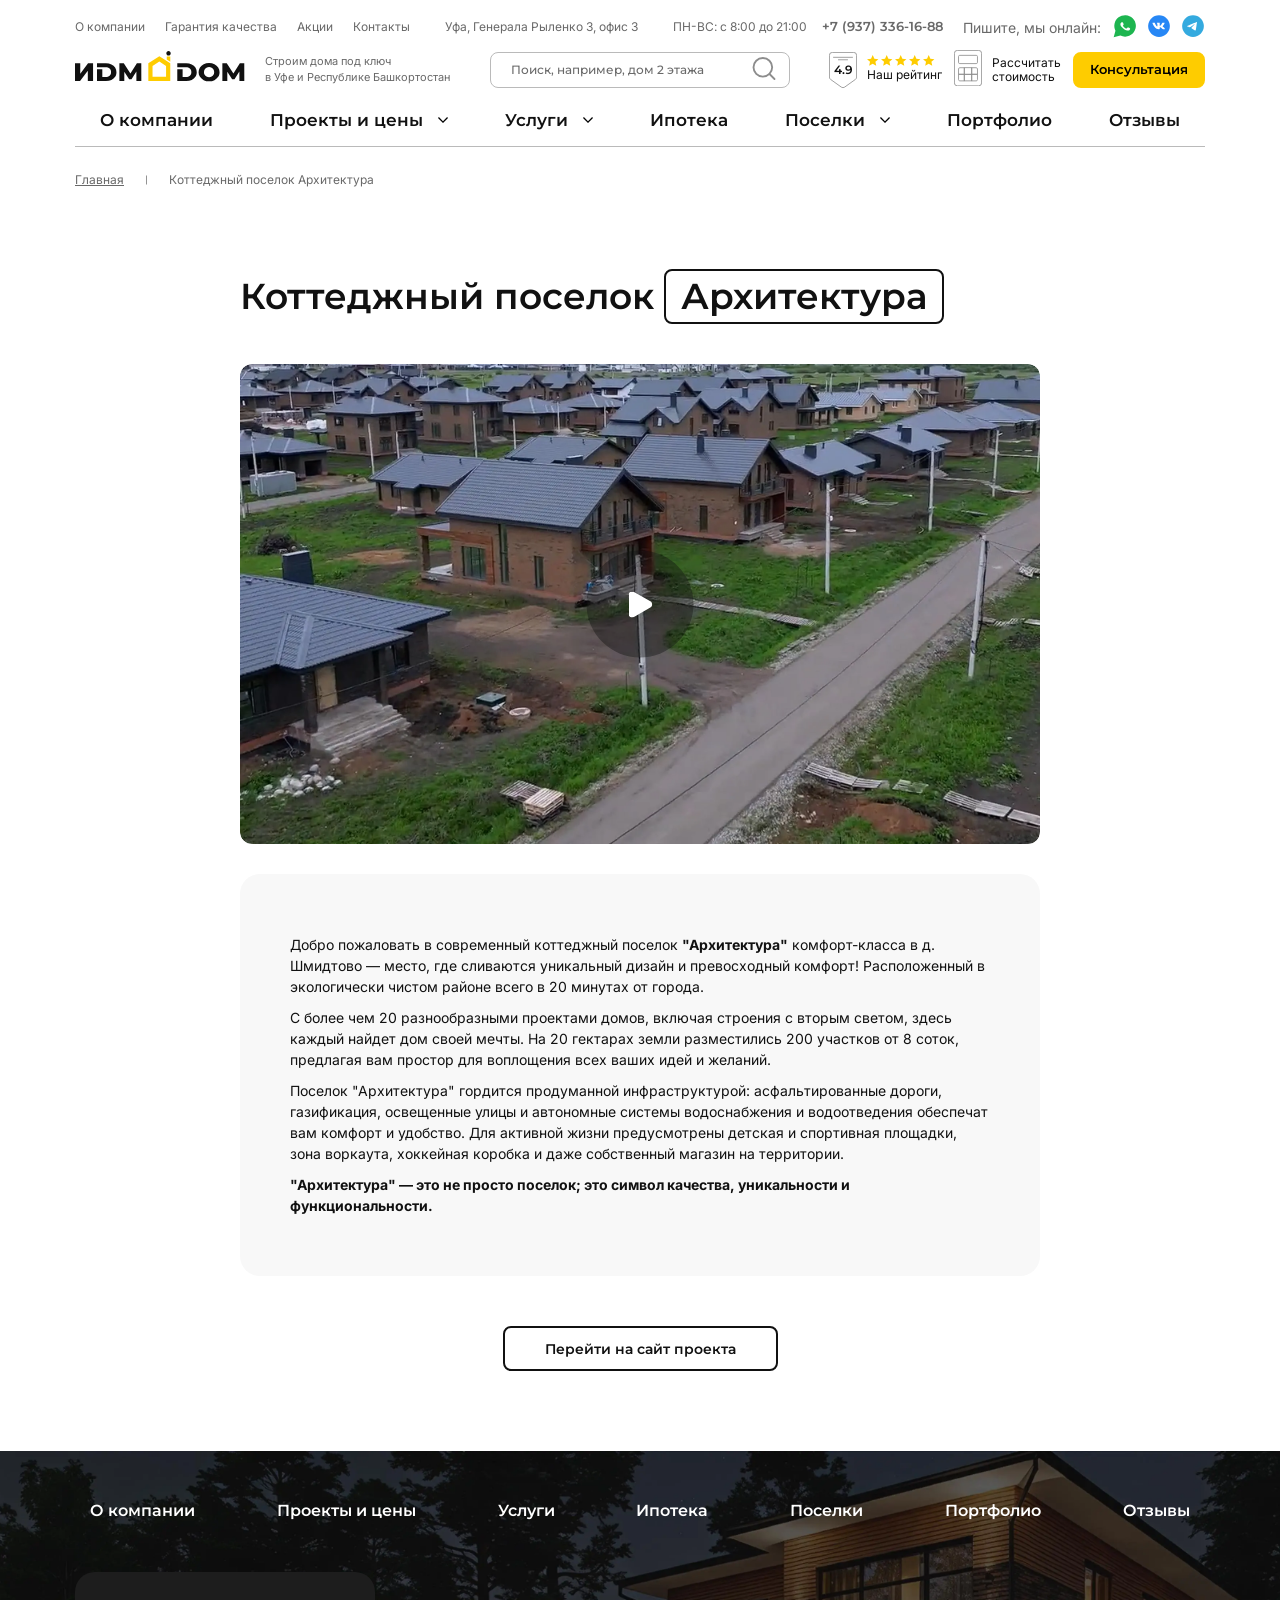
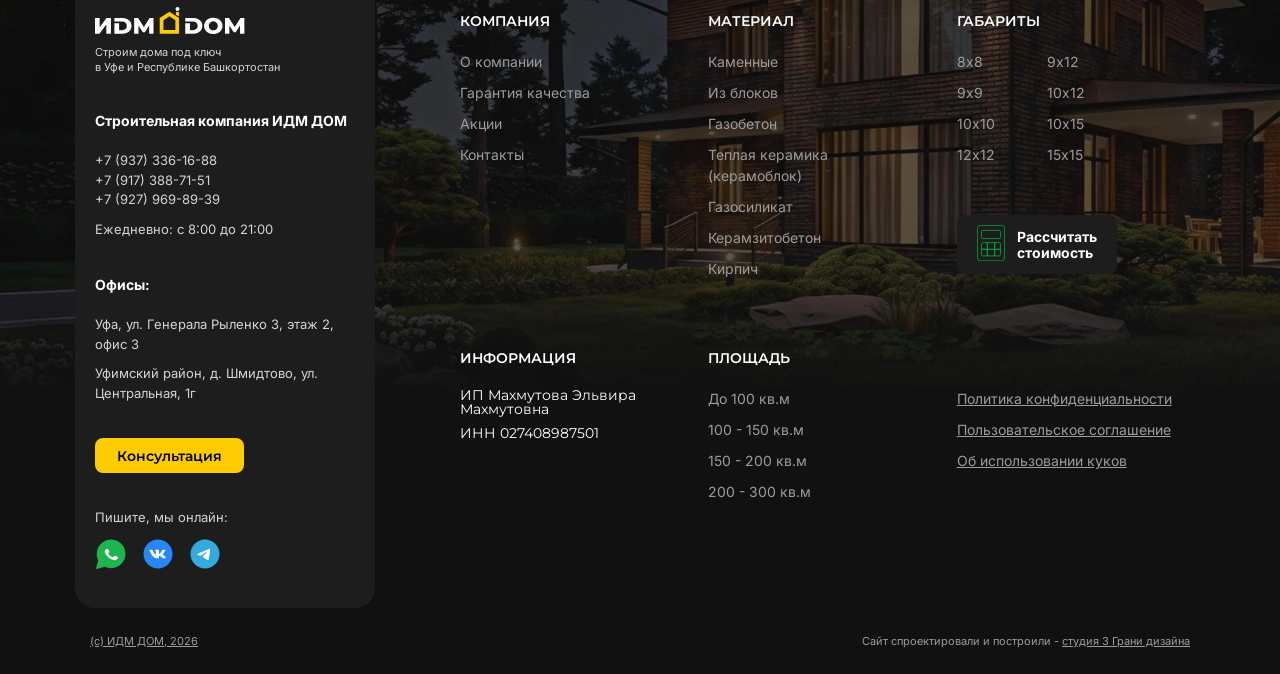
<file: info.html>
<!DOCTYPE html>
<html lang="en">

<head>
	<meta charset="UTF-8">
	<meta name="viewport" content="width=device-width, initial-scale=1.0">
	<meta name="keywords" content="">
	<link rel="stylesheet" href="css/libs.min.css">
	<link rel="stylesheet" href="css/style.min.css">
	<script src="https://api-maps.yandex.ru/2.1/?lang=ru_RU&apikey=9133eb49-3a97-4b2d-90be-6b80a97a5036" type="text/javascript"></script>
	<title>Коттеджный поселок Архитектура</title>
</head>


<body>
	<div class="wrapper">
		<header class="header">
    <div class="container">
        <div class="header__inner">
            <div class="header-top">
                <ul class="header__list">
                    <li><a href="">О компании</a></li>
                    <li><a href="">Гарантия качества</a></li>
                    <li><a href="">Акции</a></li>
                    <li><a href="">Контакты</a></li>
                </ul>
                <div class="header__location">
                    Уфа, Генерала Рыленко 3, офис 3
                </div>
                <div class="header__group">
                    <div class="header__subgroup">
                        <div class="header__schedule">ПН-ВС: с 8:00 до 21:00</div>
                        <a class="header__phone" href="tel:+79373361688">+7 (937) 336-16-88</a>
                    </div>
                    <div class="header__subgroup2">
                        <div class="header__text">Пишите, мы онлайн:</div>
                        <div class="header__socials">
                            <a class="header__social" href="">
                                <svg width="32" height="32" viewBox="0 0 32 32" fill="none" xmlns="http://www.w3.org/2000/svg">
                                    <g clip-path="url(#clip0_971_19864)">
                                        <path class="path1" d="M17.0508 1.53027C20.502 1.753 23.758 3.20818 26.2207 5.63086C28.6835 8.05384 30.1876 11.2821 30.4561 14.7227C30.7245 18.1633 29.7394 21.5846 27.6816 24.3584C25.624 27.1321 22.6323 29.0724 19.2568 29.8242C16.0793 30.5319 12.7612 30.1414 9.84277 28.7285L3.38574 30.4492L0.875977 31.1182L1.55176 28.6094L3.26465 22.248C1.81522 19.3599 1.38348 16.0616 2.05176 12.8887C2.76313 9.51147 4.67236 6.50387 7.42773 4.41797C10.1829 2.33225 13.5996 1.3076 17.0508 1.53027Z" fill="#1DB550" stroke="#A6F6C1" stroke-width="3"/>
                                        <path fill-rule="evenodd" clip-rule="evenodd" d="M21.3547 18.3285C21.0895 18.1286 20.779 17.988 20.4469 17.9172C20.1147 17.8465 19.7696 17.8475 19.438 17.9202C18.9396 18.1136 18.6176 18.8442 18.2956 19.2096C18.2277 19.2971 18.1279 19.3586 18.015 19.3823C17.9021 19.406 17.7838 19.3905 17.6822 19.3385C15.8578 18.6708 14.3285 17.4465 13.3428 15.8643C13.2587 15.7656 13.2189 15.6402 13.2318 15.5146C13.2447 15.389 13.3092 15.273 13.4118 15.1909C13.7709 14.8588 14.0346 14.4473 14.1785 13.9947C14.2104 13.4954 14.088 12.9981 13.8258 12.562C13.6231 11.9507 13.2373 11.4063 12.7141 10.9933C12.4442 10.8799 12.145 10.8418 11.8525 10.8838C11.56 10.9257 11.2868 11.0458 11.0657 11.2296C10.682 11.539 10.3774 11.9248 10.1743 12.3587C9.97133 12.7926 9.87508 13.2635 9.89267 13.7368C9.89385 14.0026 9.9299 14.2672 10 14.5248C10.178 15.1436 10.4518 15.7348 10.8127 16.2798C11.0731 16.6972 11.3571 17.1013 11.6637 17.4904C12.6601 18.7683 13.9125 19.8533 15.3515 20.6852C16.0736 21.1079 16.8454 21.4516 17.6516 21.7095C18.489 22.0642 19.4137 22.2004 20.3273 22.1035C20.8479 22.0299 21.3411 21.8379 21.7636 21.5443C22.186 21.2508 22.5248 20.8648 22.7501 20.4202C22.8824 20.1516 22.9226 19.8513 22.8651 19.5606C22.7271 18.966 21.876 18.615 21.3547 18.3285Z" fill="white"/>
                                    </g>
                                    <defs>
                                        <clipPath id="clip0_971_19864">
                                            <rect width="32" height="32" fill="white"/>
                                        </clipPath>
                                    </defs>
                                </svg>
                            </a>
                            <a class="header__social" href="">
                                <svg width="32" height="32" viewBox="0 0 32 32" fill="none" xmlns="http://www.w3.org/2000/svg">
                                    <g clip-path="url(#clip0_971_19867)">
                                        <path class="path1" d="M16 1.5C24.0081 1.5 30.5 7.99188 30.5 16C30.5 24.0081 24.0081 30.5 16 30.5C7.99188 30.5 1.5 24.0081 1.5 16C1.5 7.99188 7.99188 1.5 16 1.5Z" fill="#2787F5" stroke="#A7E5FF" stroke-width="3"/>
                                        <path fill-rule="evenodd" clip-rule="evenodd" d="M23.4247 12.2548C23.5392 11.9165 23.4247 11.668 22.88 11.668H21.0785C20.6205 11.668 20.4093 11.8827 20.2948 12.1195C20.2948 12.1195 19.3787 14.0984 18.0809 15.3838C17.661 15.7559 17.4701 15.8743 17.2411 15.8743C17.1266 15.8743 16.9609 15.7559 16.9609 15.4177V12.2548C16.9609 11.8489 16.8279 11.668 16.4462 11.668H13.6153C13.3291 11.668 13.1569 11.8564 13.1569 12.0349C13.1569 12.4197 13.8058 12.5085 13.8727 13.591V15.942C13.8727 16.4574 13.7676 16.5509 13.5386 16.5509C12.9279 16.5509 11.4424 14.5631 10.5613 12.2886C10.3886 11.8465 10.2154 11.668 9.75505 11.668H7.95359C7.43888 11.668 7.33594 11.8827 7.33594 12.1195C7.33594 12.5423 7.94667 14.6396 10.1796 17.4135C11.6682 19.3078 13.7656 20.3346 15.6741 20.3346C16.8192 20.3346 16.9609 20.1066 16.9609 19.7137V18.282C16.9609 17.8259 17.0694 17.7348 17.432 17.7348C17.6992 17.7348 18.1572 17.8532 19.226 18.7666C20.4474 19.849 20.6488 20.3346 21.3359 20.3346H23.1373C23.652 20.3346 23.9094 20.1066 23.7609 19.6565C23.5984 19.2079 23.0153 18.5571 22.2415 17.7856C21.8216 17.3458 21.1918 16.8723 21.0009 16.6354C20.7337 16.331 20.8101 16.1957 21.0009 15.9251C21.0009 15.9251 23.1957 13.1851 23.4247 12.2548Z" fill="white"/>
                                    </g>
                                    <defs>
                                        <clipPath id="clip0_971_19867">
                                            <rect width="32" height="32" fill="white"/>
                                        </clipPath>
                                    </defs>
                                </svg>
                            </a>
                            <a class="header__social" href="">
                                <svg width="32" height="32" viewBox="0 0 32 32" fill="none" xmlns="http://www.w3.org/2000/svg">
                                    <g clip-path="url(#clip0_971_19870)">
                                        <path class="path1" d="M16 1.5C24.0081 1.5 30.5 7.99188 30.5 16C30.5 24.0081 24.0081 30.5 16 30.5C7.99188 30.5 1.5 24.0081 1.5 16C1.5 7.99188 7.99188 1.5 16 1.5Z" fill="#34AADF" stroke="#BAEAFF" stroke-width="3"/>
                                        <path d="M9.00013 15.7074C9.00013 15.7074 14.7497 13.2342 16.7438 12.3633C17.5082 12.015 20.1005 10.9002 20.1005 10.9002C20.1005 10.9002 21.2969 10.4126 21.1972 11.5969C21.164 12.0846 20.8981 13.7915 20.6322 15.6378C20.2334 18.2504 19.8014 21.1068 19.8014 21.1068C19.8014 21.1068 19.7349 21.9081 19.1699 22.0474C18.6049 22.1867 17.6743 21.5597 17.5082 21.4203C17.3752 21.3159 15.0156 19.7483 14.1515 18.9819C13.9188 18.7729 13.653 18.3549 14.1847 17.8672C15.3812 16.7177 16.8102 15.2894 17.6743 14.3838C18.0732 13.9657 18.472 12.9903 16.8102 14.1747C14.4506 15.8816 12.1242 17.484 12.1242 17.484C12.1242 17.484 11.5924 17.8324 10.5954 17.5188C9.59832 17.2054 8.43511 16.7873 8.43511 16.7873C8.43511 16.7873 7.63753 16.2648 9.00013 15.7074Z" fill="white"/>
                                    </g>
                                    <defs>
                                        <clipPath id="clip0_971_19870">
                                            <rect width="32" height="32" fill="white"/>
                                        </clipPath>
                                    </defs>
                                </svg>
                            </a>
                        </div>
                    </div>
                </div>
            </div>
            <div class="header-center">
                <div class="header__group2">
                    <a class="header__logo" href="index.html">
                        <img src="img/logo.svg" alt="">
                    </a>
                    <div class="header__text2">
                        Строим дома под ключ <br> в Уфе и Республике Башкортостан
                    </div>
                </div>
                <div class="search">
                    <input class="search-input" type="search" placeholder="Поиск, например, дом 2 этажа">
                    <button class="search-btn">
                        <svg width="30" height="30" viewBox="0 0 30 30" fill="none" xmlns="http://www.w3.org/2000/svg">
                            <path d="M13.75 23.75C19.2728 23.75 23.75 19.2728 23.75 13.75C23.75 8.22715 19.2728 3.75 13.75 3.75C8.22715 3.75 3.75 8.22715 3.75 13.75C3.75 19.2728 8.22715 23.75 13.75 23.75Z" stroke="#8D8D8D" stroke-width="2" stroke-linecap="round" stroke-linejoin="round"/>
                            <path d="M26.25 26.25L20.875 20.875" stroke="#8D8D8D" stroke-width="2" stroke-linecap="round" stroke-linejoin="round"/>
                        </svg>
                    </button>
                </div>
                <div class="header__group3">
                    <div class="rating">
                        <div class="rating-group">
                            <div class="rating-icon">
                                <img src="img/rating-icon.svg" alt="">
                            </div>
                            <div class="rating-number">4.9</div>
                        </div>
                        <div class="rating-group2">
                            <div class="stars">
                                <span><img src="img/star.svg" alt=""></span>
                                <span><img src="img/star.svg" alt=""></span>
                                <span><img src="img/star.svg" alt=""></span>
                                <span><img src="img/star.svg" alt=""></span>
                                <span><img src="img/star.svg" alt=""></span>
                            </div>
                            <div class="rating-text">Наш рейтинг</div>
                        </div>
                    </div>
                    <a href="" class="calculator">
                        <span class="calculator-icon">
                            <svg width="34" height="44" viewBox="0 0 34 44" fill="none" xmlns="http://www.w3.org/2000/svg">
                                <g clip-path="url(#clip0_971_21348)">
                                    <rect x="0.5" y="0.5" width="33" height="43" rx="3.5" stroke="#8D8D8D"/>
                                    <rect x="5.5" y="6.5" width="23" height="10" rx="1.5" stroke="#8D8D8D"/>
                                    <path d="M7 21.5H12.5V29.5H5.5V23C5.5 22.1716 6.17157 21.5 7 21.5Z" stroke="#8D8D8D"/>
                                    <path d="M12.5 29.5V37.5H7C6.17157 37.5 5.5 36.8284 5.5 36V29.5H12.5Z" stroke="#8D8D8D"/>
                                    <rect x="12.5" y="21.5" width="9" height="8" stroke="#8D8D8D"/>
                                    <rect x="12.5" y="29.5" width="9" height="8" stroke="#8D8D8D"/>
                                    <path d="M27 21.5C27.8284 21.5 28.5 22.1716 28.5 23V29.5H21.5V21.5H27Z" stroke="#8D8D8D"/>
                                    <path d="M28.5 29.5V36C28.5 36.8284 27.8284 37.5 27 37.5H21.5V29.5H28.5Z" stroke="#8D8D8D"/>
                                </g>
                                <defs>
                                    <clipPath id="clip0_971_21348">
                                    <rect width="34" height="44" fill="white"/>
                                    </clipPath>
                                </defs>
                            </svg>
                        </span>
                        <span class="calculator-text">Рассчитать <br> стоимость</span>
                    </a>
                    <button class="header__btn btn btn-yellow">
                        <span>Консультация</span>
                    </button>
                </div>
            </div>
            <div class="header-bottom">
                <ul class="header__list2">
                    <li>
                        <div class="header__item">
                            <a class="header__item-show" href="">О компании</a>
                        </div>
                    </li>
                    <li>
                        <div class="header__item">
                            <div class="header__item-show">
                                <div class="header__item-title">Проекты и цены</div>
                                <div class="header__item-arrow">
                                    <svg width="10" height="6" viewBox="0 0 10 6" fill="none" xmlns="http://www.w3.org/2000/svg">
                                        <path d="M5 5.89583L0 0.895833L0.895833 0L5 4.125L9.10417 0.020833L10 0.916666L5 5.89583Z" fill="black"/>
                                    </svg>
                                </div>
                            </div>
                            <div class="header__item-hidden">
                                <div class="header__subitems">
                                    <div class="header__subitem">
                                        <div class="header__subitem-title">МАТЕРИАЛ</div>
                                        <ul class="header__subitem-list">
                                            <li><a href="">Каменные</a></li>
                                            <li><a href="">Из блоков</a></li>
                                            <li><a href="">Газобетон</a></li>
                                            <li><a href="">Теплая керамика (керамоблок)</a></li>
                                            <li><a href="">Газосиликат</a></li>
                                            <li><a href="">Керамзитобетон</a></li>
                                            <li><a href="">Кирпич</a></li>
                                        </ul>
                                    </div>
                                    <div class="header__subitem">
                                        <div class="header__subitem-group">
                                            <div class="header__subitem-title">ПЛОЩАДЬ</div>
                                            <ul class="header__subitem-list">
                                                <li><a href="">До 100 кв.м</a></li>
                                                <li><a href="">100 - 150 кв.м</a></li>
                                                <li><a href="">150 - 200 кв.м</a></li>
                                                <li><a href="">200 - 300 кв.м</a></li>
                                            </ul>
                                        </div>
                                        <div class="header__subitem-group">
                                            <div class="header__subitem-title">ЭТАЖНОСТЬ</div>
                                            <ul class="header__subitem-list">
                                                <li><a href="">Одноэтажные</a></li>
                                                <li><a href="">Двухэтажные</a></li>
                                            </ul>
                                        </div>
                                    </div>
                                    <div class="header__subitem">
                                        <div class="header__subitem-title">ГАБАРИТЫ</div>
                                        <nav class="header__subitem-nav">
                                            <ul class="header__subitem-list">
                                                <li><a href="">8х8</a></li>
                                                <li><a href="">9х9</a></li>
                                                <li><a href="">10х10</a></li>
                                                <li><a href="">12х12</a></li>
                                            </ul>
                                            <ul class="header__subitem-list">
                                                <li><a href="">9х12</a></li>
                                                <li><a href="">10х12</a></li>
                                                <li><a href="">10х15</a></li>
                                                <li><a href="">15х15</a></li>
                                            </ul>
                                        </nav>
                                    </div>
                                    <div class="header__subitem">
                                        <div class="header__subitem-title">МАТЕРИАЛ</div>
                                        <ul class="header__subitem-list">
                                            <li><a href="">С террасой</a></li>
                                            <li><a href="">С балконом</a></li>
                                            <li><a href="">Со вторым светом</a></li>
                                            <li><a href="">С сауной</a></li>
                                            <li><a href="">С баней</a></li>
                                            <li><a href="">С гаражом</a></li>
                                            <li><a href="">С панорамными окнами</a></li>
                                            <li><a href="">С котельной</a></li>
                                            <li><a href="">С подвалом</a></li>
                                        </ul>
                                    </div>
                                    <div class="header__subitem">
                                        <div class="header__subitem-title">СТИЛЬ</div>
                                        <ul class="header__subitem-list">
                                            <li><a href="">Лофт</a></li>
                                            <li><a href="">Европейский</a></li>
                                            <li><a href="">Русский</a></li>
                                            <li><a href="">Классический</a></li>
                                            <li><a href="">Фахверк</a></li>
                                            <li><a href="">Барнхаус</a></li>
                                            <li><a href="">Минимализм</a></li>
                                            <li><a href="">Модерн</a></li>
                                        </ul>
                                    </div>
                                </div>
                            </div>
                        </div>
                    </li>
                    <li>
                        <div class="header__item">
                            <div class="header__item-show">
                                <div class="header__item-title">Услуги</div>
                                <div class="header__item-arrow">
                                    <svg width="10" height="6" viewBox="0 0 10 6" fill="none" xmlns="http://www.w3.org/2000/svg">
                                        <path d="M5 5.89583L0 0.895833L0.895833 0L5 4.125L9.10417 0.020833L10 0.916666L5 5.89583Z" fill="black"/>
                                    </svg>
                                </div>
                            </div>
                            <div class="header__item-hidden">
                                <div class="header__subitems--2">
                                    <div class="header__subitem">
                                        <div class="header__subitem-title">Подготовительные этапы</div>
                                        <ul class="header__subitem-list">
                                            <li><a href="">Подбор земельного участка</a></li>
                                            <li><a href="">Проектирование</a></li>
                                        </ul>
                                    </div>
                                    <div class="header__subitem">
                                        <div class="header__subitem-title">Строительные работы</div>
                                        <ul class="header__subitem-list">
                                            <li><a href="">Фундамент</a></li>
                                            <li><a href="">Коробка</a></li>
                                            <li><a href="">Кровля</a></li>
                                            <li><a href="">Фасадные работы</a></li>
                                            <li><a href="">Отделка помещений</a></li>
                                        </ul>
                                    </div>
                                    <div class="header__subitem">
                                        <div class="header__subitem-title">Инженерные системы</div>
                                        <ul class="header__subitem-list">
                                            <li><a href="">Канализация</a></li>
                                            <li><a href="">Водоотведение</a></li>
                                            <li><a href="">Водоподготовка</a></li>
                                            <li><a href="">Электротехнические работы</a></li>
                                            <li><a href="">Вентиляция</a></li>
                                        </ul>
                                    </div>
                                    <div class="header__subitem">
                                        <div class="header__subitem-title">Благоустройство участка</div>
                                        <ul class="header__subitem-list">
                                            <li><a href="">Строительство бассейнов</a></li>
                                            <li><a href="">Строительство заборов</a></li>
                                            <li><a href="">Строительство беседок</a></li>
                                            <li><a href="">Строительство гаража</a></li>
                                            <li><a href="">Строительство терассы</a></li>
                                            <li><a href="">Ландшафтный дизайн</a></li>
                                        </ul>
                                    </div>
                                </div>
                            </div>
                        </div>
                    </li>
                    <li>
                        <div class="header__item">
                            <a class="header__item-show" href="">Ипотека</a>
                        </div>
                    </li>
                    <li>
                        <div class="header__item">
                            <div class="header__item-show">
                                <div class="header__item-title">Поселки</div>
                                <div class="header__item-arrow">
                                    <svg width="10" height="6" viewBox="0 0 10 6" fill="none" xmlns="http://www.w3.org/2000/svg">
                                        <path d="M5 5.89583L0 0.895833L0.895833 0L5 4.125L9.10417 0.020833L10 0.916666L5 5.89583Z" fill="black"/>
                                    </svg>
                                </div>
                            </div>
                            <div class="header__item-hidden">
                                <div class="header__subitems--3">
                                    <a href="" class="header__subitem2">
                                        <div class="header__subitem2-img">
                                            <img src="img/header-img.webp" alt="">
                                        </div>
                                        <div class="header__subitem2-desc">
                                            <div class="header__subitem2-title">Коттеджный поселок <br> АРХИТЕКТУРА</div>
                                            <div class="header__subitem2-text">деревня Шмидтово</div>
                                        </div>
                                    </a>
                                    <a href="" class="header__subitem2">
                                        <div class="header__subitem2-img">
                                            <img src="img/header-img2.webp" alt="">
                                        </div>
                                        <div class="header__subitem2-desc">
                                            <div class="header__subitem2-title">Коттеджный поселок <br> АРХИТЕКТУРА - 2</div>
                                            <div class="header__subitem2-text">Скоро</div>
                                        </div>
                                    </a>
                                </div>
                            </div>
                        </div>
                    </li>
                    <li>
                        <div class="header__item">
                            <a class="header__item-show" href="">Портфолио</a>
                        </div>
                    </li>
                    <li>
                        <div class="header__item">
                            <a class="header__item-show" href="">Отзывы</a>
                        </div>
                    </li>
                </ul>
            </div>
            <div class="header-mob">
                <div class="header-mob__wrap">
                    <a class="header__logo" href="index.html">
                        <img src="img/logo.svg" alt="">
                    </a>
                    <div class="header-mob__group">
                        <a class="header-mob__phone" href="+79373361688">
                            <svg width="22" height="22" viewBox="0 0 22 22" fill="none" xmlns="http://www.w3.org/2000/svg">
                                <path d="M20.8881 15.9201V18.9201C20.8892 19.1986 20.8322 19.4743 20.7206 19.7294C20.6091 19.9846 20.4454 20.2137 20.2402 20.402C20.035 20.5902 19.7927 20.7336 19.5289 20.8228C19.265 20.912 18.9855 20.9452 18.7081 20.9201C15.631 20.5857 12.6751 19.5342 10.0781 17.8501C7.66194 16.3148 5.61345 14.2663 4.07812 11.8501C2.38809 9.2413 1.33636 6.27109 1.00812 3.1801C0.983127 2.90356 1.01599 2.62486 1.10462 2.36172C1.19324 2.09859 1.33569 1.85679 1.52288 1.65172C1.71008 1.44665 1.93792 1.28281 2.19191 1.17062C2.44589 1.05843 2.72046 1.00036 2.99812 1.0001H5.99812C6.48342 0.995321 6.95391 1.16718 7.32188 1.48363C7.68985 1.80008 7.93019 2.23954 7.99812 2.7201C8.12474 3.68016 8.35957 4.62282 8.69812 5.5301C8.83266 5.88802 8.86178 6.27701 8.78202 6.65098C8.70227 7.02494 8.51698 7.36821 8.24812 7.6401L6.97812 8.9101C8.40167 11.4136 10.4746 13.4865 12.9781 14.9101L14.2481 13.6401C14.52 13.3712 14.8633 13.1859 15.2372 13.1062C15.6112 13.0264 16.0002 13.0556 16.3581 13.1901C17.2654 13.5286 18.2081 13.7635 19.1681 13.8901C19.6539 13.9586 20.0975 14.2033 20.4146 14.5776C20.7318 14.9519 20.9003 15.4297 20.8881 15.9201Z" stroke="white" stroke-width="2" stroke-linecap="round" stroke-linejoin="round"/>
                            </svg>
                        </a>
                        <div class="burger">
                            <span></span>
                            <span></span>
                            <span></span>
                        </div>
                    </div>
                </div>
                <div class="header__text2">
                    Строим дома под ключ в Уфе и Республике Башкортостан
                </div>
            </div>
            <div class="menu">
                <div class="menu__top">
                    <a class="header__logo" href="index.html">
                        <img src="img/logo.svg" alt="">
                    </a>
                    <div class="menu__group">
                        <a href="" class="menu__phone">
                            <svg width="22" height="22" viewBox="0 0 22 22" fill="none" xmlns="http://www.w3.org/2000/svg">
                                <path d="M20.8881 15.9201V18.9201C20.8892 19.1986 20.8322 19.4743 20.7206 19.7294C20.6091 19.9846 20.4454 20.2137 20.2402 20.402C20.035 20.5902 19.7927 20.7336 19.5289 20.8228C19.265 20.912 18.9855 20.9452 18.7081 20.9201C15.631 20.5857 12.6751 19.5342 10.0781 17.8501C7.66194 16.3148 5.61345 14.2663 4.07812 11.8501C2.38809 9.2413 1.33636 6.27109 1.00812 3.1801C0.983127 2.90356 1.01599 2.62486 1.10462 2.36172C1.19324 2.09859 1.33569 1.85679 1.52288 1.65172C1.71008 1.44665 1.93792 1.28281 2.19191 1.17062C2.44589 1.05843 2.72046 1.00036 2.99812 1.0001H5.99812C6.48342 0.995321 6.95391 1.16718 7.32188 1.48363C7.68985 1.80008 7.93019 2.23954 7.99812 2.7201C8.12474 3.68016 8.35957 4.62282 8.69812 5.5301C8.83266 5.88802 8.86178 6.27701 8.78202 6.65098C8.70227 7.02494 8.51698 7.36821 8.24812 7.6401L6.97812 8.9101C8.40167 11.4136 10.4746 13.4865 12.9781 14.9101L14.2481 13.6401C14.52 13.3712 14.8633 13.1859 15.2372 13.1062C15.6112 13.0264 16.0002 13.0556 16.3581 13.1901C17.2654 13.5286 18.2081 13.7635 19.1681 13.8901C19.6539 13.9586 20.0975 14.2033 20.4146 14.5776C20.7318 14.9519 20.9003 15.4297 20.8881 15.9201Z" stroke="#111111" stroke-width="2" stroke-linecap="round" stroke-linejoin="round"/>
                            </svg>
                        </a>
                        <div class="menu__close">
                            <svg width="9" height="9" viewBox="0 0 9 9" fill="none" xmlns="http://www.w3.org/2000/svg">
                                <path d="M0.673077 8.75L0 8.07692L3.70192 4.375L0 0.673077L0.673077 0L4.375 3.70192L8.07692 0L8.75 0.673077L5.04808 4.375L8.75 8.07692L8.07692 8.75L4.375 5.04808L0.673077 8.75Z" fill="#111111"/>
                            </svg>
                        </div>
                    </div>
                </div>
                <div class="search">
                    <input class="search-input" type="search" placeholder="Поиск, например, дом 2 этажа">
                    <button class="search-btn">
                        <svg width="30" height="30" viewBox="0 0 30 30" fill="none" xmlns="http://www.w3.org/2000/svg">
                            <path d="M13.75 23.75C19.2728 23.75 23.75 19.2728 23.75 13.75C23.75 8.22715 19.2728 3.75 13.75 3.75C8.22715 3.75 3.75 8.22715 3.75 13.75C3.75 19.2728 8.22715 23.75 13.75 23.75Z" stroke="#8D8D8D" stroke-width="2" stroke-linecap="round" stroke-linejoin="round"/>
                            <path d="M26.25 26.25L20.875 20.875" stroke="#8D8D8D" stroke-width="2" stroke-linecap="round" stroke-linejoin="round"/>
                        </svg>
                    </button>
                </div>
                <ul class="header__list2">
                    <li>
                        <div class="header__item">
                            <a class="header__item-show" href="">О компании</a>
                        </div>
                    </li>
                    <li>
                        <div class="header__item">
                            <div class="header__item-show item-show">
                                <div class="header__item-title">Проекты и цены</div>
                                <div class="header__item-arrow">
                                    <svg width="10" height="6" viewBox="0 0 10 6" fill="none" xmlns="http://www.w3.org/2000/svg">
                                        <path d="M5 5.89583L0 0.895833L0.895833 0L5 4.125L9.10417 0.020833L10 0.916666L5 5.89583Z" fill="black"/>
                                    </svg>
                                </div>
                            </div>
                            <div class="header__item-hidden item-hidden">
                                <div class="header__subitems">
                                    <div class="header__subitem">
                                        <div class="header__subitem-title item-show">МАТЕРИАЛ</div>
                                        <div class="item-hidden">
                                            <ul class="header__subitem-list">
                                                <li><a href="">Каменные</a></li>
                                                <li><a href="">Из блоков</a></li>
                                                <li><a href="">Газобетон</a></li>
                                                <li><a href="">Теплая керамика (керамоблок)</a></li>
                                                <li><a href="">Газосиликат</a></li>
                                                <li><a href="">Керамзитобетон</a></li>
                                                <li><a href="">Кирпич</a></li>
                                            </ul>
                                        </div>
                                    </div>
                                    <div class="header__subitem">
                                        <div class="header__subitem-group">
                                            <div class="header__subitem-title item-show">ПЛОЩАДЬ</div>
                                            <div class="item-hidden">
                                                <ul class="header__subitem-list">
                                                    <li><a href="">До 100 кв.м</a></li>
                                                    <li><a href="">100 - 150 кв.м</a></li>
                                                    <li><a href="">150 - 200 кв.м</a></li>
                                                    <li><a href="">200 - 300 кв.м</a></li>
                                                </ul>
                                            </div>
                                        </div>
                                        <div class="header__subitem-group">
                                            <div class="header__subitem-title item-show">ЭТАЖНОСТЬ</div>
                                            <div class="item-hidden">
                                                <ul class="header__subitem-list">
                                                    <li><a href="">Одноэтажные</a></li>
                                                    <li><a href="">Двухэтажные</a></li>
                                                </ul>
                                            </div>
                                        </div>
                                    </div>
                                    <div class="header__subitem">
                                        <div class="header__subitem-title item-show">ГАБАРИТЫ</div>
                                        <div class="item-hidden">
                                            <nav class="header__subitem-nav">
                                                <ul class="header__subitem-list">
                                                    <li><a href="">8х8</a></li>
                                                    <li><a href="">9х9</a></li>
                                                    <li><a href="">10х10</a></li>
                                                    <li><a href="">12х12</a></li>
                                                </ul>
                                                <ul class="header__subitem-list">
                                                    <li><a href="">9х12</a></li>
                                                    <li><a href="">10х12</a></li>
                                                    <li><a href="">10х15</a></li>
                                                    <li><a href="">15х15</a></li>
                                                </ul>
                                            </nav>
                                        </div>
                                    </div>
                                    <div class="header__subitem">
                                        <div class="header__subitem-title item-show">МАТЕРИАЛ</div>
                                        <div class="item-hidden">
                                            <ul class="header__subitem-list">
                                                <li><a href="">С террасой</a></li>
                                                <li><a href="">С балконом</a></li>
                                                <li><a href="">Со вторым светом</a></li>
                                                <li><a href="">С сауной</a></li>
                                                <li><a href="">С баней</a></li>
                                                <li><a href="">С гаражом</a></li>
                                                <li><a href="">С панорамными окнами</a></li>
                                                <li><a href="">С котельной</a></li>
                                                <li><a href="">С подвалом</a></li>
                                            </ul>
                                        </div>
                                    </div>
                                    <div class="header__subitem">
                                        <div class="header__subitem-title item-show">СТИЛЬ</div>
                                        <div class="item-hidden">
                                            <ul class="header__subitem-list">
                                                <li><a href="">Лофт</a></li>
                                                <li><a href="">Европейский</a></li>
                                                <li><a href="">Русский</a></li>
                                                <li><a href="">Классический</a></li>
                                                <li><a href="">Фахверк</a></li>
                                                <li><a href="">Барнхаус</a></li>
                                                <li><a href="">Минимализм</a></li>
                                                <li><a href="">Модерн</a></li>
                                            </ul>
                                        </div>
                                    </div>
                                </div>
                            </div>
                        </div>
                    </li>
                    <li>
                        <div class="header__item">
                            <div class="header__item-show item-show">
                                <div class="header__item-title">Услуги</div>
                                <div class="header__item-arrow">
                                    <svg width="10" height="6" viewBox="0 0 10 6" fill="none" xmlns="http://www.w3.org/2000/svg">
                                        <path d="M5 5.89583L0 0.895833L0.895833 0L5 4.125L9.10417 0.020833L10 0.916666L5 5.89583Z" fill="black"/>
                                    </svg>
                                </div>
                            </div>
                            <div class="header__item-hidden item-hidden">
                                <div class="header__subitems--2">
                                    <div class="header__subitem">
                                        <div class="header__subitem-title item-show">Подготовительные этапы</div>
                                        <div class="item-hidden">
                                            <ul class="header__subitem-list">
                                                <li><a href="">Подбор земельного участка</a></li>
                                                <li><a href="">Проектирование</a></li>
                                            </ul>
                                        </div>
                                    </div>
                                    <div class="header__subitem">
                                        <div class="header__subitem-title item-show">Строительные работы</div>
                                        <div class="item-hidden">
                                            <ul class="header__subitem-list">
                                                <li><a href="">Фундамент</a></li>
                                                <li><a href="">Коробка</a></li>
                                                <li><a href="">Кровля</a></li>
                                                <li><a href="">Фасадные работы</a></li>
                                                <li><a href="">Отделка помещений</a></li>
                                            </ul>
                                        </div>
                                    </div>
                                    <div class="header__subitem">
                                        <div class="header__subitem-title item-show">Инженерные системы</div>
                                        <div class="item-hidden">
                                            <ul class="header__subitem-list">
                                                <li><a href="">Канализация</a></li>
                                                <li><a href="">Водоотведение</a></li>
                                                <li><a href="">Водоподготовка</a></li>
                                                <li><a href="">Электротехнические работы</a></li>
                                                <li><a href="">Вентиляция</a></li>
                                            </ul>
                                        </div>
                                    </div>
                                    <div class="header__subitem">
                                        <div class="header__subitem-title item-show">Благоустройство участка</div>
                                        <div class="item-hidden">
                                            <ul class="header__subitem-list">
                                                <li><a href="">Строительство бассейнов</a></li>
                                                <li><a href="">Строительство заборов</a></li>
                                                <li><a href="">Строительство беседок</a></li>
                                                <li><a href="">Строительство гаража</a></li>
                                                <li><a href="">Строительство терассы</a></li>
                                                <li><a href="">Ландшафтный дизайн</a></li>
                                            </ul>
                                        </div>
                                    </div>
                                </div>
                            </div>
                        </div>
                    </li>
                    <li>
                        <div class="header__item">
                            <a class="header__item-show" href="">Ипотека</a>
                        </div>
                    </li>
                    <li>
                        <div class="header__item">
                            <div class="header__item-show item-show">
                                <div class="header__item-title">Поселки</div>
                                <div class="header__item-arrow">
                                    <svg width="10" height="6" viewBox="0 0 10 6" fill="none" xmlns="http://www.w3.org/2000/svg">
                                        <path d="M5 5.89583L0 0.895833L0.895833 0L5 4.125L9.10417 0.020833L10 0.916666L5 5.89583Z" fill="black"/>
                                    </svg>
                                </div>
                            </div>
                            <div class="header__item-hidden item-hidden">
                                <div class="header__subitems--3">
                                    <a href="" class="header__subitem2">
                                        <div class="header__subitem2-img">
                                            <img src="img/header-img.webp" alt="">
                                        </div>
                                        <div class="header__subitem2-desc">
                                            <div class="header__subitem2-title">Коттеджный поселок <br> АРХИТЕКТУРА</div>
                                            <div class="header__subitem2-text">деревня Шмидтово</div>
                                        </div>
                                    </a>
                                    <a href="" class="header__subitem2">
                                        <div class="header__subitem2-img">
                                            <img src="img/header-img2.webp" alt="">
                                        </div>
                                        <div class="header__subitem2-desc">
                                            <div class="header__subitem2-title">Коттеджный поселок <br> АРХИТЕКТУРА - 2</div>
                                            <div class="header__subitem2-text">Скоро</div>
                                        </div>
                                    </a>
                                </div>
                            </div>
                        </div>
                    </li>
                    <li>
                        <div class="header__item">
                            <a class="header__item-show" href="">Портфолио</a>
                        </div>
                    </li>
                    <li>
                        <div class="header__item">
                            <a class="header__item-show" href="">Отзывы</a>
                        </div>
                    </li>
                </ul>
                <div class="header__socials">
                    <a class="header__social" href="">
                        <svg width="32" height="32" viewBox="0 0 32 32" fill="none" xmlns="http://www.w3.org/2000/svg">
                            <g clip-path="url(#clip0_971_19864)">
                                <path class="path1" d="M17.0508 1.53027C20.502 1.753 23.758 3.20818 26.2207 5.63086C28.6835 8.05384 30.1876 11.2821 30.4561 14.7227C30.7245 18.1633 29.7394 21.5846 27.6816 24.3584C25.624 27.1321 22.6323 29.0724 19.2568 29.8242C16.0793 30.5319 12.7612 30.1414 9.84277 28.7285L3.38574 30.4492L0.875977 31.1182L1.55176 28.6094L3.26465 22.248C1.81522 19.3599 1.38348 16.0616 2.05176 12.8887C2.76313 9.51147 4.67236 6.50387 7.42773 4.41797C10.1829 2.33225 13.5996 1.3076 17.0508 1.53027Z" fill="#1DB550" stroke="#A6F6C1" stroke-width="3"/>
                                <path fill-rule="evenodd" clip-rule="evenodd" d="M21.3547 18.3285C21.0895 18.1286 20.779 17.988 20.4469 17.9172C20.1147 17.8465 19.7696 17.8475 19.438 17.9202C18.9396 18.1136 18.6176 18.8442 18.2956 19.2096C18.2277 19.2971 18.1279 19.3586 18.015 19.3823C17.9021 19.406 17.7838 19.3905 17.6822 19.3385C15.8578 18.6708 14.3285 17.4465 13.3428 15.8643C13.2587 15.7656 13.2189 15.6402 13.2318 15.5146C13.2447 15.389 13.3092 15.273 13.4118 15.1909C13.7709 14.8588 14.0346 14.4473 14.1785 13.9947C14.2104 13.4954 14.088 12.9981 13.8258 12.562C13.6231 11.9507 13.2373 11.4063 12.7141 10.9933C12.4442 10.8799 12.145 10.8418 11.8525 10.8838C11.56 10.9257 11.2868 11.0458 11.0657 11.2296C10.682 11.539 10.3774 11.9248 10.1743 12.3587C9.97133 12.7926 9.87508 13.2635 9.89267 13.7368C9.89385 14.0026 9.9299 14.2672 10 14.5248C10.178 15.1436 10.4518 15.7348 10.8127 16.2798C11.0731 16.6972 11.3571 17.1013 11.6637 17.4904C12.6601 18.7683 13.9125 19.8533 15.3515 20.6852C16.0736 21.1079 16.8454 21.4516 17.6516 21.7095C18.489 22.0642 19.4137 22.2004 20.3273 22.1035C20.8479 22.0299 21.3411 21.8379 21.7636 21.5443C22.186 21.2508 22.5248 20.8648 22.7501 20.4202C22.8824 20.1516 22.9226 19.8513 22.8651 19.5606C22.7271 18.966 21.876 18.615 21.3547 18.3285Z" fill="white"/>
                            </g>
                            <defs>
                                <clipPath id="clip0_971_19864">
                                    <rect width="32" height="32" fill="white"/>
                                </clipPath>
                            </defs>
                        </svg>
                    </a>
                    <a class="header__social" href="">
                        <svg width="32" height="32" viewBox="0 0 32 32" fill="none" xmlns="http://www.w3.org/2000/svg">
                            <g clip-path="url(#clip0_971_19867)">
                                <path class="path1" d="M16 1.5C24.0081 1.5 30.5 7.99188 30.5 16C30.5 24.0081 24.0081 30.5 16 30.5C7.99188 30.5 1.5 24.0081 1.5 16C1.5 7.99188 7.99188 1.5 16 1.5Z" fill="#2787F5" stroke="#A7E5FF" stroke-width="3"/>
                                <path fill-rule="evenodd" clip-rule="evenodd" d="M23.4247 12.2548C23.5392 11.9165 23.4247 11.668 22.88 11.668H21.0785C20.6205 11.668 20.4093 11.8827 20.2948 12.1195C20.2948 12.1195 19.3787 14.0984 18.0809 15.3838C17.661 15.7559 17.4701 15.8743 17.2411 15.8743C17.1266 15.8743 16.9609 15.7559 16.9609 15.4177V12.2548C16.9609 11.8489 16.8279 11.668 16.4462 11.668H13.6153C13.3291 11.668 13.1569 11.8564 13.1569 12.0349C13.1569 12.4197 13.8058 12.5085 13.8727 13.591V15.942C13.8727 16.4574 13.7676 16.5509 13.5386 16.5509C12.9279 16.5509 11.4424 14.5631 10.5613 12.2886C10.3886 11.8465 10.2154 11.668 9.75505 11.668H7.95359C7.43888 11.668 7.33594 11.8827 7.33594 12.1195C7.33594 12.5423 7.94667 14.6396 10.1796 17.4135C11.6682 19.3078 13.7656 20.3346 15.6741 20.3346C16.8192 20.3346 16.9609 20.1066 16.9609 19.7137V18.282C16.9609 17.8259 17.0694 17.7348 17.432 17.7348C17.6992 17.7348 18.1572 17.8532 19.226 18.7666C20.4474 19.849 20.6488 20.3346 21.3359 20.3346H23.1373C23.652 20.3346 23.9094 20.1066 23.7609 19.6565C23.5984 19.2079 23.0153 18.5571 22.2415 17.7856C21.8216 17.3458 21.1918 16.8723 21.0009 16.6354C20.7337 16.331 20.8101 16.1957 21.0009 15.9251C21.0009 15.9251 23.1957 13.1851 23.4247 12.2548Z" fill="white"/>
                            </g>
                            <defs>
                                <clipPath id="clip0_971_19867">
                                    <rect width="32" height="32" fill="white"/>
                                </clipPath>
                            </defs>
                        </svg>
                    </a>
                    <a class="header__social" href="">
                        <svg width="32" height="32" viewBox="0 0 32 32" fill="none" xmlns="http://www.w3.org/2000/svg">
                            <g clip-path="url(#clip0_971_19870)">
                                <path class="path1" d="M16 1.5C24.0081 1.5 30.5 7.99188 30.5 16C30.5 24.0081 24.0081 30.5 16 30.5C7.99188 30.5 1.5 24.0081 1.5 16C1.5 7.99188 7.99188 1.5 16 1.5Z" fill="#34AADF" stroke="#BAEAFF" stroke-width="3"/>
                                <path d="M9.00013 15.7074C9.00013 15.7074 14.7497 13.2342 16.7438 12.3633C17.5082 12.015 20.1005 10.9002 20.1005 10.9002C20.1005 10.9002 21.2969 10.4126 21.1972 11.5969C21.164 12.0846 20.8981 13.7915 20.6322 15.6378C20.2334 18.2504 19.8014 21.1068 19.8014 21.1068C19.8014 21.1068 19.7349 21.9081 19.1699 22.0474C18.6049 22.1867 17.6743 21.5597 17.5082 21.4203C17.3752 21.3159 15.0156 19.7483 14.1515 18.9819C13.9188 18.7729 13.653 18.3549 14.1847 17.8672C15.3812 16.7177 16.8102 15.2894 17.6743 14.3838C18.0732 13.9657 18.472 12.9903 16.8102 14.1747C14.4506 15.8816 12.1242 17.484 12.1242 17.484C12.1242 17.484 11.5924 17.8324 10.5954 17.5188C9.59832 17.2054 8.43511 16.7873 8.43511 16.7873C8.43511 16.7873 7.63753 16.2648 9.00013 15.7074Z" fill="white"/>
                            </g>
                            <defs>
                                <clipPath id="clip0_971_19870">
                                    <rect width="32" height="32" fill="white"/>
                                </clipPath>
                            </defs>
                        </svg>
                    </a>
                </div>
                <button class="header__btn btn btn-yellow">
                    <span>Консультация</span>
                </button>
                <div class="menu__group2">
                    <div class="rating">
                        <div class="rating-group">
                            <div class="rating-icon">
                                <img src="img/rating-icon.svg" alt="">
                            </div>
                            <div class="rating-number">4.9</div>
                        </div>
                        <div class="rating-group2">
                            <div class="stars">
                                <span><img src="img/star.svg" alt=""></span>
                                <span><img src="img/star.svg" alt=""></span>
                                <span><img src="img/star.svg" alt=""></span>
                                <span><img src="img/star.svg" alt=""></span>
                                <span><img src="img/star.svg" alt=""></span>
                            </div>
                            <div class="rating-text">Наш рейтинг</div>
                        </div>
                    </div>
                    <a href="" class="calculator">
                        <span class="calculator-icon">
                            <svg width="34" height="44" viewBox="0 0 34 44" fill="none" xmlns="http://www.w3.org/2000/svg">
                                <g clip-path="url(#clip0_971_21348)">
                                    <rect x="0.5" y="0.5" width="33" height="43" rx="3.5" stroke="#8D8D8D"></rect>
                                    <rect x="5.5" y="6.5" width="23" height="10" rx="1.5" stroke="#8D8D8D"></rect>
                                    <path d="M7 21.5H12.5V29.5H5.5V23C5.5 22.1716 6.17157 21.5 7 21.5Z" stroke="#8D8D8D"></path>
                                    <path d="M12.5 29.5V37.5H7C6.17157 37.5 5.5 36.8284 5.5 36V29.5H12.5Z" stroke="#8D8D8D"></path>
                                    <rect x="12.5" y="21.5" width="9" height="8" stroke="#8D8D8D"></rect>
                                    <rect x="12.5" y="29.5" width="9" height="8" stroke="#8D8D8D"></rect>
                                    <path d="M27 21.5C27.8284 21.5 28.5 22.1716 28.5 23V29.5H21.5V21.5H27Z" stroke="#8D8D8D"></path>
                                    <path d="M28.5 29.5V36C28.5 36.8284 27.8284 37.5 27 37.5H21.5V29.5H28.5Z" stroke="#8D8D8D"></path>
                                </g>
                                <defs>
                                    <clipPath id="clip0_971_21348">
                                    <rect width="34" height="44" fill="white"></rect>
                                    </clipPath>
                                </defs>
                            </svg>
                        </span>
                        <span class="calculator-text">Рассчитать <br> стоимость</span>
                    </a>
                </div>
                <ul class="header__list">
                    <li><a href="">О компании</a></li>
                    <li><a href="">Гарантия качества</a></li>
                    <li><a href="">Акции</a></li>
                    <li><a href="">Контакты</a></li>
                </ul>
                <a class="header__phone" href="tel:+79373361688">+7 (937) 336-16-88</a>
                <div class="header__location">
                    Уфа, Генерала Рыленко 3, офис 3
                </div>
                <div class="header__schedule">ПН-ВС: с 8:00 до 21:00</div>
            </div>
            <div class="menu-bg"></div>
        </div>
    </div>
</header>
		<main class="content">
			<section class="breadcrumbs">
				<div class="container">
					<div class="breadcrumbs__items">
						<a href="index.html" class="breadcrumbs__item">Главная</a>
						<span class="breadcrumbs__item breadcrumbs__item--active">Коттеджный поселок Архитектура</span>
					</div>
				</div>
			</section>
			<section class="info-main">
				<div class="container">
					<div class="info-main__inner">
						<h1 class="info-main__title h2">Коттеджный поселок <span class="outline-text">Архитектура</span></h1>
						<a href="video/video.mp4" class="video" data-fancybox="video">
							<span class="video__img">
								<img src="img/video-img5.webp" alt="">
							</span>
							<span class="play">
								<img src="img/play.svg" alt="">
							</span>
						</a>
						<div class="info-main__text">
							<p>Добро пожаловать в современный коттеджный поселок <span>"Архитектура"</span> комфорт-класса в д. Шмидтово — место, где сливаются уникальный дизайн и превосходный комфорт! Расположенный в экологически чистом районе всего в 20 минутах от города.</p>
							<p>С более чем 20 разнообразными проектами домов, включая строения с вторым светом, здесь каждый найдет дом своей мечты. На 20 гектарах земли разместились 200 участков от 8 соток, предлагая вам простор для воплощения всех ваших идей и желаний.</p>
							<p>Поселок "Архитектура" гордится продуманной инфраструктурой: асфальтированные дороги, газификация, освещенные улицы и автономные системы водоснабжения и водоотведения обеспечат вам комфорт и удобство. Для активной жизни предусмотрены детская и спортивная площадки, зона воркаута, хоккейная коробка и даже собственный магазин на территории.</p>
							<p><span>"Архитектура" — это не просто поселок; это символ качества, уникальности и функциональности.</span></p>
						</div>
						<div class="info-main__bottom">
							<a class="info-main__btn btn btn-black__outline" href="">
								<span>Перейти на сайт проекта</span>
							</a>
						</div>
					</div>
				</div>
			</section>
		</main>
		<footer class="footer">
    <div class="container">
        <div class="footer__inner">
            <div class="footer-top">
                <div class="footer__subgroup footer__subgroup--add">
                    <a class="footer__logo" href="index.html">
                        <img src="img/logo--1.svg" alt="">
                    </a>
                    <div class="footer__text">
                        Строим дома под ключ <br>
                        в Уфе и Республике Башкортостан
                    </div>
                </div>
                <ul class="footer__list">
                    <li><a href="">О компании</a></li>
                    <li><a href="">Проекты и цены</a></li>
                    <li><a href="">Услуги</a></li>
                    <li><a href="">Ипотека</a></li>
                    <li><a href="">Поселки</a></li>
                    <li><a href="">Портфолио</a></li>
                    <li><a href="">Отзывы</a></li>
                </ul>
                <ul class="footer__list footer__list--mob">
                    <li><a href="">О компании</a></li>
                    <li><a href="">Поселки</a></li>
                    <li><a href="">Проекты и цены</a></li>
                    <li><a href="">Портфолио</a></li>
                    <li><a href="">Услуги</a></li>
                    <li><a href="">Отзывы</a></li>
                    <li><a href="">Ипотека</a></li>
                </ul>
            </div>
            <div class="footer-center">
                <div class="footer__group">
                    <div class="footer__subgroup footer__subgroup--delete">
                        <a class="footer__logo" href="index.html">
                            <img src="img/logo--1.svg" alt="">
                        </a>
                        <div class="footer__text">
                            Строим дома под ключ <br>
                            в Уфе и Республике Башкортостан
                        </div>
                    </div>
                    <div class="footer__subgroup">
                        <div class="footer__subtitle">Строительная компания ИДМ ДОМ</div>
                        <div class="footer__phones">
                            <a class="footer__phone" href="tel:+79373361688">+7 (937) 336-16-88</a>
                            <a class="footer__phone" href="tel:+79173887151">+7 (917) 388-71-51</a>
                            <a class="footer__phone" href="tel:+79279698939">+7 (927) 969-89-39</a>
                        </div>
                        <div class="footer__schedule">Ежедневно: с 8:00 до 21:00</div>
                    </div>
                    <div class="footer__subgroup">
                        <div class="footer__subtitle">Офисы:</div>
                        <div class="footer__addresses">
                            <div class="footer__address">Уфа, ул. Генерала Рыленко 3, этаж 2, офис 3</div>
                            <div class="footer__address">Уфимский район, д. Шмидтово, ул. Центральная, 1г</div>
                        </div>
                    </div>
                    <div class="footer__subgroup">
                        <button class="footer__btn btn btn-yellow">
                            <span>Консультация</span>
                        </button>
                    </div>
                    <div class="footer__subgroup">
                        <div class="footer__socials-text">Пишите, мы онлайн:</div>
                        <div class="footer__socials">
                            <a class="footer__social" href="">
                                <svg width="32" height="32" viewBox="0 0 32 32" fill="none" xmlns="http://www.w3.org/2000/svg">
                                    <g clip-path="url(#clip0_971_19864)">
                                        <path class="path1" d="M17.0508 1.53027C20.502 1.753 23.758 3.20818 26.2207 5.63086C28.6835 8.05384 30.1876 11.2821 30.4561 14.7227C30.7245 18.1633 29.7394 21.5846 27.6816 24.3584C25.624 27.1321 22.6323 29.0724 19.2568 29.8242C16.0793 30.5319 12.7612 30.1414 9.84277 28.7285L3.38574 30.4492L0.875977 31.1182L1.55176 28.6094L3.26465 22.248C1.81522 19.3599 1.38348 16.0616 2.05176 12.8887C2.76313 9.51147 4.67236 6.50387 7.42773 4.41797C10.1829 2.33225 13.5996 1.3076 17.0508 1.53027Z" fill="#1DB550" stroke="#A6F6C1" stroke-width="3"/>
                                        <path fill-rule="evenodd" clip-rule="evenodd" d="M21.3547 18.3285C21.0895 18.1286 20.779 17.988 20.4469 17.9172C20.1147 17.8465 19.7696 17.8475 19.438 17.9202C18.9396 18.1136 18.6176 18.8442 18.2956 19.2096C18.2277 19.2971 18.1279 19.3586 18.015 19.3823C17.9021 19.406 17.7838 19.3905 17.6822 19.3385C15.8578 18.6708 14.3285 17.4465 13.3428 15.8643C13.2587 15.7656 13.2189 15.6402 13.2318 15.5146C13.2447 15.389 13.3092 15.273 13.4118 15.1909C13.7709 14.8588 14.0346 14.4473 14.1785 13.9947C14.2104 13.4954 14.088 12.9981 13.8258 12.562C13.6231 11.9507 13.2373 11.4063 12.7141 10.9933C12.4442 10.8799 12.145 10.8418 11.8525 10.8838C11.56 10.9257 11.2868 11.0458 11.0657 11.2296C10.682 11.539 10.3774 11.9248 10.1743 12.3587C9.97133 12.7926 9.87508 13.2635 9.89267 13.7368C9.89385 14.0026 9.9299 14.2672 10 14.5248C10.178 15.1436 10.4518 15.7348 10.8127 16.2798C11.0731 16.6972 11.3571 17.1013 11.6637 17.4904C12.6601 18.7683 13.9125 19.8533 15.3515 20.6852C16.0736 21.1079 16.8454 21.4516 17.6516 21.7095C18.489 22.0642 19.4137 22.2004 20.3273 22.1035C20.8479 22.0299 21.3411 21.8379 21.7636 21.5443C22.186 21.2508 22.5248 20.8648 22.7501 20.4202C22.8824 20.1516 22.9226 19.8513 22.8651 19.5606C22.7271 18.966 21.876 18.615 21.3547 18.3285Z" fill="white"/>
                                    </g>
                                    <defs>
                                        <clipPath id="clip0_971_19864">
                                            <rect width="32" height="32" fill="white"/>
                                        </clipPath>
                                    </defs>
                                </svg>
                            </a>
                            <a class="footer__social" href="">
                                <svg width="32" height="32" viewBox="0 0 32 32" fill="none" xmlns="http://www.w3.org/2000/svg">
                                    <g clip-path="url(#clip0_971_19867)">
                                        <path class="path1" d="M16 1.5C24.0081 1.5 30.5 7.99188 30.5 16C30.5 24.0081 24.0081 30.5 16 30.5C7.99188 30.5 1.5 24.0081 1.5 16C1.5 7.99188 7.99188 1.5 16 1.5Z" fill="#2787F5" stroke="#A7E5FF" stroke-width="3"/>
                                        <path fill-rule="evenodd" clip-rule="evenodd" d="M23.4247 12.2548C23.5392 11.9165 23.4247 11.668 22.88 11.668H21.0785C20.6205 11.668 20.4093 11.8827 20.2948 12.1195C20.2948 12.1195 19.3787 14.0984 18.0809 15.3838C17.661 15.7559 17.4701 15.8743 17.2411 15.8743C17.1266 15.8743 16.9609 15.7559 16.9609 15.4177V12.2548C16.9609 11.8489 16.8279 11.668 16.4462 11.668H13.6153C13.3291 11.668 13.1569 11.8564 13.1569 12.0349C13.1569 12.4197 13.8058 12.5085 13.8727 13.591V15.942C13.8727 16.4574 13.7676 16.5509 13.5386 16.5509C12.9279 16.5509 11.4424 14.5631 10.5613 12.2886C10.3886 11.8465 10.2154 11.668 9.75505 11.668H7.95359C7.43888 11.668 7.33594 11.8827 7.33594 12.1195C7.33594 12.5423 7.94667 14.6396 10.1796 17.4135C11.6682 19.3078 13.7656 20.3346 15.6741 20.3346C16.8192 20.3346 16.9609 20.1066 16.9609 19.7137V18.282C16.9609 17.8259 17.0694 17.7348 17.432 17.7348C17.6992 17.7348 18.1572 17.8532 19.226 18.7666C20.4474 19.849 20.6488 20.3346 21.3359 20.3346H23.1373C23.652 20.3346 23.9094 20.1066 23.7609 19.6565C23.5984 19.2079 23.0153 18.5571 22.2415 17.7856C21.8216 17.3458 21.1918 16.8723 21.0009 16.6354C20.7337 16.331 20.8101 16.1957 21.0009 15.9251C21.0009 15.9251 23.1957 13.1851 23.4247 12.2548Z" fill="white"/>
                                    </g>
                                    <defs>
                                        <clipPath id="clip0_971_19867">
                                            <rect width="32" height="32" fill="white"/>
                                        </clipPath>
                                    </defs>
                                </svg>
                            </a>
                            <a class="footer__social" href="">
                                <svg width="32" height="32" viewBox="0 0 32 32" fill="none" xmlns="http://www.w3.org/2000/svg">
                                    <g clip-path="url(#clip0_971_19870)">
                                        <path class="path1" d="M16 1.5C24.0081 1.5 30.5 7.99188 30.5 16C30.5 24.0081 24.0081 30.5 16 30.5C7.99188 30.5 1.5 24.0081 1.5 16C1.5 7.99188 7.99188 1.5 16 1.5Z" fill="#34AADF" stroke="#BAEAFF" stroke-width="3"/>
                                        <path d="M9.00013 15.7074C9.00013 15.7074 14.7497 13.2342 16.7438 12.3633C17.5082 12.015 20.1005 10.9002 20.1005 10.9002C20.1005 10.9002 21.2969 10.4126 21.1972 11.5969C21.164 12.0846 20.8981 13.7915 20.6322 15.6378C20.2334 18.2504 19.8014 21.1068 19.8014 21.1068C19.8014 21.1068 19.7349 21.9081 19.1699 22.0474C18.6049 22.1867 17.6743 21.5597 17.5082 21.4203C17.3752 21.3159 15.0156 19.7483 14.1515 18.9819C13.9188 18.7729 13.653 18.3549 14.1847 17.8672C15.3812 16.7177 16.8102 15.2894 17.6743 14.3838C18.0732 13.9657 18.472 12.9903 16.8102 14.1747C14.4506 15.8816 12.1242 17.484 12.1242 17.484C12.1242 17.484 11.5924 17.8324 10.5954 17.5188C9.59832 17.2054 8.43511 16.7873 8.43511 16.7873C8.43511 16.7873 7.63753 16.2648 9.00013 15.7074Z" fill="white"/>
                                    </g>
                                    <defs>
                                        <clipPath id="clip0_971_19870">
                                            <rect width="32" height="32" fill="white"/>
                                        </clipPath>
                                    </defs>
                                </svg>
                            </a>
                        </div>
                    </div>
                </div>
                <div class="footer__items">
                    <div class="footer__item">
                        <div class="footer__item-title">КОМПАНИЯ</div>
                        <ul class="footer__item-list">
                            <li><a href="">О компании</a></li>
                            <li><a href="">Гарантия качества</a></li>
                            <li><a href="">Акции</a></li>
                            <li><a href="">Контакты</a></li>
                        </ul>
                    </div>
                    <div class="footer__item">
                        <div class="footer__item-title">МАТЕРИАЛ</div>
                        <ul class="footer__item-list">
                            <li><a href="">Каменные</a></li>
                            <li><a href="">Из блоков</a></li>
                            <li><a href="">Газобетон</a></li>
                            <li><a href="">Теплая керамика <br> (керамоблок)</a></li>
                            <li><a href="">Газосиликат</a></li>
                            <li><a href="">Керамзитобетон</a></li>
                            <li><a href="">Кирпич</a></li>
                        </ul>
                    </div>
                    <div class="footer__item">
                        <div class="footer__item-title">ГАБАРИТЫ</div>
                        <nav class="footer__item-nav">
                            <ul class="footer__item-list">
                                <li><a href="">8х8</a></li>
                                <li><a href="">9х9</a></li>
                                <li><a href="">10х10</a></li>
                                <li><a href="">12х12</a></li>
                            </ul>
                            <ul class="footer__item-list">
                                <li><a href="">9х12</a></li>
                                <li><a href="">10х12</a></li>
                                <li><a href="">10х15</a></li>
                                <li><a href="">15х15</a></li>
                            </ul>
                        </nav>
                        <a href="" class="calculator">
                            <span class="calculator-icon">
                                <svg width="34" height="44" viewBox="0 0 34 44" fill="none" xmlns="http://www.w3.org/2000/svg">
                                    <g clip-path="url(#clip0_971_9698)">
                                        <rect x="0.5" y="0.5" width="33" height="43" rx="3.5" stroke="#00A837"/>
                                        <rect x="5.5" y="6.5" width="23" height="10" rx="1.5" stroke="#00A837"/>
                                        <path d="M7 21.5H12.5V29.5H5.5V23C5.5 22.1716 6.17157 21.5 7 21.5Z" stroke="#00A837"/>
                                        <path d="M12.5 29.5V37.5H7C6.17157 37.5 5.5 36.8284 5.5 36V29.5H12.5Z" stroke="#00A837"/>
                                        <rect x="12.5" y="21.5" width="9" height="8" stroke="#00A837"/>
                                        <rect x="12.5" y="29.5" width="9" height="8" stroke="#00A837"/>
                                        <path d="M27 21.5C27.8284 21.5 28.5 22.1716 28.5 23V29.5H21.5V21.5H27Z" stroke="#00A837"/>
                                        <path d="M28.5 29.5V36C28.5 36.8284 27.8284 37.5 27 37.5H21.5V29.5H28.5Z" stroke="#00A837"/>
                                    </g>
                                    <defs>
                                        <clipPath id="clip0_971_9698">
                                        <rect width="34" height="44" fill="white"/>
                                        </clipPath>
                                    </defs>
                                </svg>
                            </span>
                            <span class="calculator-text">Рассчитать <br> стоимость</span>
                        </a>
                    </div>
                    <div class="footer__item">
                        <div class="footer__item-title">ИНФОРМАЦИЯ</div>
                        <ul class="footer__item-list">
                            <li>ИП Махмутова Эльвира Махмутовна</li>
                            <li>ИНН 027408987501</li>
                        </ul>
                    </div>
                    <div class="footer__item">
                        <div class="footer__item-title">ПЛОЩАДЬ</div>
                        <ul class="footer__item-list">
                            <li><a href="">До 100 кв.м</a></li>
                            <li><a href="">100 - 150 кв.м</a></li>
                            <li><a href="">150 - 200 кв.м</a></li>
                            <li><a href="">200 - 300 кв.м</a></li>
                        </ul>
                    </div>
                    <div class="footer__item">
                        <div class="footer__item-title"></div>
                        <ul class="footer__item-list footer__item-list2">
                            <li><a href="">Политика конфиденциальности</a></li>
                            <li><a href="">Пользовательское соглашение</a></li>
                            <li><a href="">Об использовании куков</a></li>
                        </ul>
                    </div>
                </div>
                <div class="footer__items footer__items--mob">
                    <div class="footer__items-left">
                        <div class="footer__item">
                            <div class="footer__item-title">КОМПАНИЯ</div>
                            <ul class="footer__item-list">
                                <li><a href="">О компании</a></li>
                                <li><a href="">Гарантия качества</a></li>
                                <li><a href="">Акции</a></li>
                                <li><a href="">Контакты</a></li>
                            </ul>
                        </div>
                        <div class="footer__item">
                            <div class="footer__item-title">МАТЕРИАЛ</div>
                            <ul class="footer__item-list">
                                <li><a href="">Каменные</a></li>
                                <li><a href="">Из блоков</a></li>
                                <li><a href="">Газобетон</a></li>
                                <li><a href="">Теплая керамика <br> (керамоблок)</a></li>
                                <li><a href="">Газосиликат</a></li>
                                <li><a href="">Керамзитобетон</a></li>
                                <li><a href="">Кирпич</a></li>
                            </ul>
                            <a href="" class="calculator">
                            <span class="calculator-icon">
                                <svg width="34" height="44" viewBox="0 0 34 44" fill="none" xmlns="http://www.w3.org/2000/svg">
                                    <g clip-path="url(#clip0_971_9698)">
                                        <rect x="0.5" y="0.5" width="33" height="43" rx="3.5" stroke="#00A837"/>
                                        <rect x="5.5" y="6.5" width="23" height="10" rx="1.5" stroke="#00A837"/>
                                        <path d="M7 21.5H12.5V29.5H5.5V23C5.5 22.1716 6.17157 21.5 7 21.5Z" stroke="#00A837"/>
                                        <path d="M12.5 29.5V37.5H7C6.17157 37.5 5.5 36.8284 5.5 36V29.5H12.5Z" stroke="#00A837"/>
                                        <rect x="12.5" y="21.5" width="9" height="8" stroke="#00A837"/>
                                        <rect x="12.5" y="29.5" width="9" height="8" stroke="#00A837"/>
                                        <path d="M27 21.5C27.8284 21.5 28.5 22.1716 28.5 23V29.5H21.5V21.5H27Z" stroke="#00A837"/>
                                        <path d="M28.5 29.5V36C28.5 36.8284 27.8284 37.5 27 37.5H21.5V29.5H28.5Z" stroke="#00A837"/>
                                    </g>
                                    <defs>
                                        <clipPath id="clip0_971_9698">
                                        <rect width="34" height="44" fill="white"/>
                                        </clipPath>
                                    </defs>
                                </svg>
                            </span>
                                <span class="calculator-text">Рассчитать <br> стоимость</span>
                            </a>
                        </div>
                    </div>
                    <div class="footer__items-right">
                        <div class="footer__item">
                            <div class="footer__item-title">ИНФОРМАЦИЯ</div>
                            <ul class="footer__item-list">
                                <li>ИП Махмутова Эльвира Махмутовна</li>
                                <li>ИНН 027408987501</li>
                            </ul>
                        </div>
                        <div class="footer__item">
                            <div class="footer__item-title">ПЛОЩАДЬ</div>
                            <ul class="footer__item-list">
                                <li><a href="">До 100 кв.м</a></li>
                                <li><a href="">100 - 150 кв.м</a></li>
                                <li><a href="">150 - 200 кв.м</a></li>
                                <li><a href="">200 - 300 кв.м</a></li>
                            </ul>
                        </div>
                        <div class="footer__item">
                            <div class="footer__item-title">ГАБАРИТЫ</div>
                            <nav class="footer__item-nav">
                                <ul class="footer__item-list">
                                    <li><a href="">8х8</a></li>
                                    <li><a href="">9х9</a></li>
                                    <li><a href="">10х10</a></li>
                                    <li><a href="">12х12</a></li>
                                </ul>
                                <ul class="footer__item-list">
                                    <li><a href="">9х12</a></li>
                                    <li><a href="">10х12</a></li>
                                    <li><a href="">10х15</a></li>
                                    <li><a href="">15х15</a></li>
                                </ul>
                            </nav>
                        </div>
                    </div>
                </div>
            </div>
            <div class="footer-bottom">
                <div class="footer__text3">
                    <p><a href="">Политика конфиденциальности</a></p>
                    <p><a href="">Пользовательское соглашение</a></p>
                    <p><a href="">Об использовании куков</a></p>
                </div>
                <div class="footer__text2">
                    <p><span>(с) ИДМ ДОМ, 2026</span></p>
                    <p>Сайт спроектировали и построили - <a href="">студия 3 Грани дизайна</a></p>
                </div>
            </div>
        </div>
    </div>
</footer>

	</div>

	<button class="up">
		<svg width="24" height="39" viewBox="0 0 24 39" fill="none" xmlns="http://www.w3.org/2000/svg">
			<path d="M2.15039 14L10.5 5.69629L10.5 38.5332L13.5 38.5332L13.5 5.68945L21.8496 13.9502L24 11.8232L12 5.24537e-07L-5.18987e-07 11.873L2.15039 14Z" fill="white"/>
		</svg>
		<span>НАВЕРХ</span>
	</button>

	<script src="js/libs.min.js"></script>
<script src="js/main.min.js"></script>
</body>

</html>
</file>
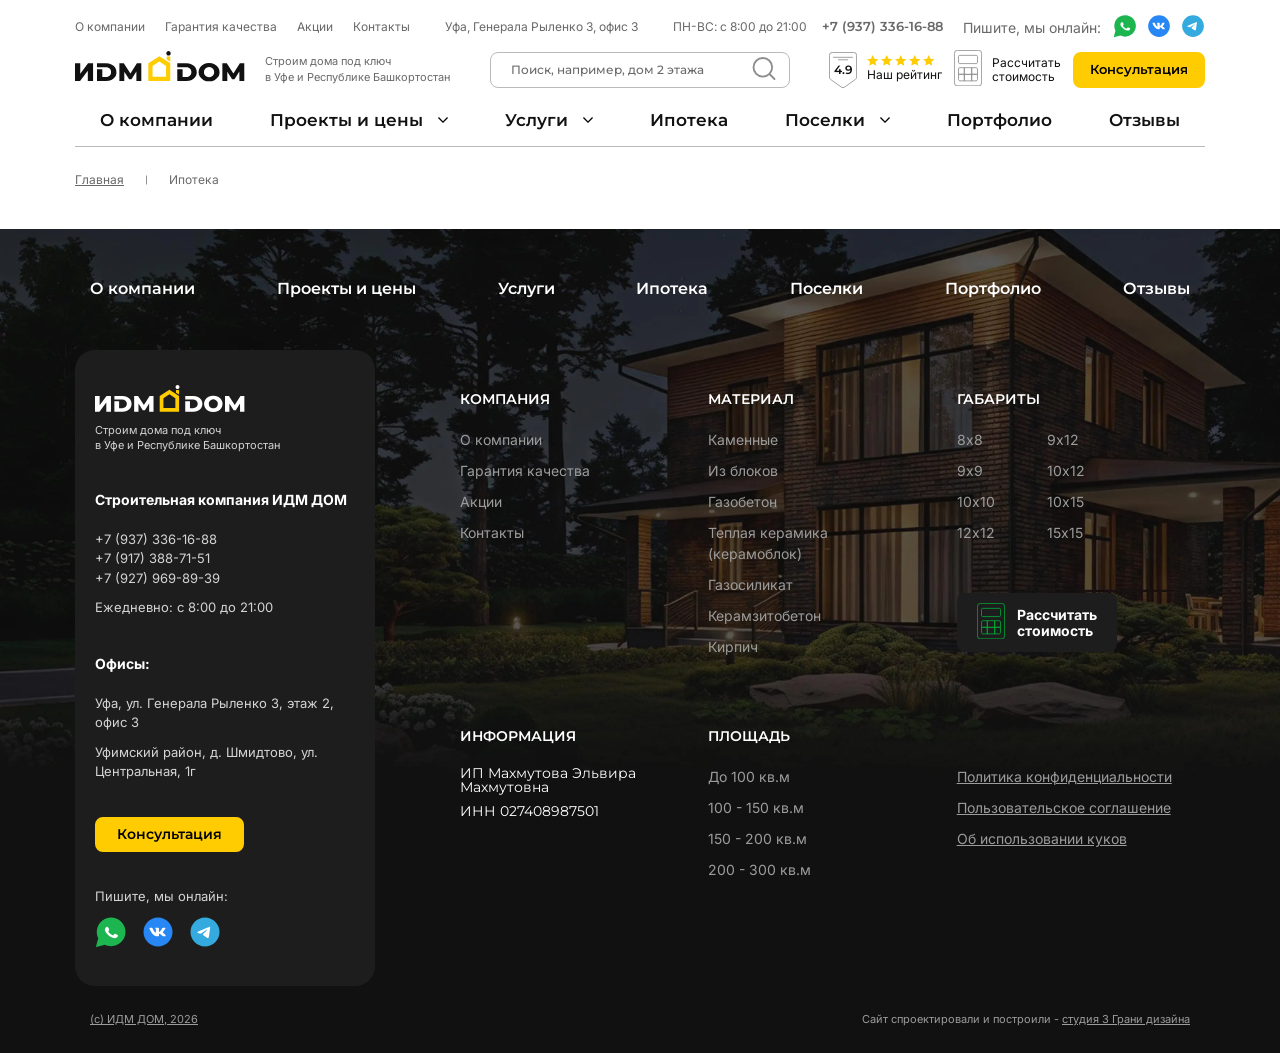
<file: mortgage-main.html>
<!DOCTYPE html>
<html lang="en">

<head>
	<meta charset="UTF-8">
	<meta name="viewport" content="width=device-width, initial-scale=1.0">
	<meta name="keywords" content="">
	<link rel="stylesheet" href="css/libs.min.css">
	<link rel="stylesheet" href="css/style.min.css">
	<script src="https://api-maps.yandex.ru/2.1/?lang=ru_RU&apikey=9133eb49-3a97-4b2d-90be-6b80a97a5036" type="text/javascript"></script>
	<title>Ипотека</title>
</head>


<body>
	<div class="wrapper">
		<header class="header">
    <div class="container">
        <div class="header__inner">
            <div class="header-top">
                <ul class="header__list">
                    <li><a href="">О компании</a></li>
                    <li><a href="">Гарантия качества</a></li>
                    <li><a href="">Акции</a></li>
                    <li><a href="">Контакты</a></li>
                </ul>
                <div class="header__location">
                    Уфа, Генерала Рыленко 3, офис 3
                </div>
                <div class="header__group">
                    <div class="header__subgroup">
                        <div class="header__schedule">ПН-ВС: с 8:00 до 21:00</div>
                        <a class="header__phone" href="tel:+79373361688">+7 (937) 336-16-88</a>
                    </div>
                    <div class="header__subgroup2">
                        <div class="header__text">Пишите, мы онлайн:</div>
                        <div class="header__socials">
                            <a class="header__social" href="">
                                <svg width="32" height="32" viewBox="0 0 32 32" fill="none" xmlns="http://www.w3.org/2000/svg">
                                    <g clip-path="url(#clip0_971_19864)">
                                        <path class="path1" d="M17.0508 1.53027C20.502 1.753 23.758 3.20818 26.2207 5.63086C28.6835 8.05384 30.1876 11.2821 30.4561 14.7227C30.7245 18.1633 29.7394 21.5846 27.6816 24.3584C25.624 27.1321 22.6323 29.0724 19.2568 29.8242C16.0793 30.5319 12.7612 30.1414 9.84277 28.7285L3.38574 30.4492L0.875977 31.1182L1.55176 28.6094L3.26465 22.248C1.81522 19.3599 1.38348 16.0616 2.05176 12.8887C2.76313 9.51147 4.67236 6.50387 7.42773 4.41797C10.1829 2.33225 13.5996 1.3076 17.0508 1.53027Z" fill="#1DB550" stroke="#A6F6C1" stroke-width="3"/>
                                        <path fill-rule="evenodd" clip-rule="evenodd" d="M21.3547 18.3285C21.0895 18.1286 20.779 17.988 20.4469 17.9172C20.1147 17.8465 19.7696 17.8475 19.438 17.9202C18.9396 18.1136 18.6176 18.8442 18.2956 19.2096C18.2277 19.2971 18.1279 19.3586 18.015 19.3823C17.9021 19.406 17.7838 19.3905 17.6822 19.3385C15.8578 18.6708 14.3285 17.4465 13.3428 15.8643C13.2587 15.7656 13.2189 15.6402 13.2318 15.5146C13.2447 15.389 13.3092 15.273 13.4118 15.1909C13.7709 14.8588 14.0346 14.4473 14.1785 13.9947C14.2104 13.4954 14.088 12.9981 13.8258 12.562C13.6231 11.9507 13.2373 11.4063 12.7141 10.9933C12.4442 10.8799 12.145 10.8418 11.8525 10.8838C11.56 10.9257 11.2868 11.0458 11.0657 11.2296C10.682 11.539 10.3774 11.9248 10.1743 12.3587C9.97133 12.7926 9.87508 13.2635 9.89267 13.7368C9.89385 14.0026 9.9299 14.2672 10 14.5248C10.178 15.1436 10.4518 15.7348 10.8127 16.2798C11.0731 16.6972 11.3571 17.1013 11.6637 17.4904C12.6601 18.7683 13.9125 19.8533 15.3515 20.6852C16.0736 21.1079 16.8454 21.4516 17.6516 21.7095C18.489 22.0642 19.4137 22.2004 20.3273 22.1035C20.8479 22.0299 21.3411 21.8379 21.7636 21.5443C22.186 21.2508 22.5248 20.8648 22.7501 20.4202C22.8824 20.1516 22.9226 19.8513 22.8651 19.5606C22.7271 18.966 21.876 18.615 21.3547 18.3285Z" fill="white"/>
                                    </g>
                                    <defs>
                                        <clipPath id="clip0_971_19864">
                                            <rect width="32" height="32" fill="white"/>
                                        </clipPath>
                                    </defs>
                                </svg>
                            </a>
                            <a class="header__social" href="">
                                <svg width="32" height="32" viewBox="0 0 32 32" fill="none" xmlns="http://www.w3.org/2000/svg">
                                    <g clip-path="url(#clip0_971_19867)">
                                        <path class="path1" d="M16 1.5C24.0081 1.5 30.5 7.99188 30.5 16C30.5 24.0081 24.0081 30.5 16 30.5C7.99188 30.5 1.5 24.0081 1.5 16C1.5 7.99188 7.99188 1.5 16 1.5Z" fill="#2787F5" stroke="#A7E5FF" stroke-width="3"/>
                                        <path fill-rule="evenodd" clip-rule="evenodd" d="M23.4247 12.2548C23.5392 11.9165 23.4247 11.668 22.88 11.668H21.0785C20.6205 11.668 20.4093 11.8827 20.2948 12.1195C20.2948 12.1195 19.3787 14.0984 18.0809 15.3838C17.661 15.7559 17.4701 15.8743 17.2411 15.8743C17.1266 15.8743 16.9609 15.7559 16.9609 15.4177V12.2548C16.9609 11.8489 16.8279 11.668 16.4462 11.668H13.6153C13.3291 11.668 13.1569 11.8564 13.1569 12.0349C13.1569 12.4197 13.8058 12.5085 13.8727 13.591V15.942C13.8727 16.4574 13.7676 16.5509 13.5386 16.5509C12.9279 16.5509 11.4424 14.5631 10.5613 12.2886C10.3886 11.8465 10.2154 11.668 9.75505 11.668H7.95359C7.43888 11.668 7.33594 11.8827 7.33594 12.1195C7.33594 12.5423 7.94667 14.6396 10.1796 17.4135C11.6682 19.3078 13.7656 20.3346 15.6741 20.3346C16.8192 20.3346 16.9609 20.1066 16.9609 19.7137V18.282C16.9609 17.8259 17.0694 17.7348 17.432 17.7348C17.6992 17.7348 18.1572 17.8532 19.226 18.7666C20.4474 19.849 20.6488 20.3346 21.3359 20.3346H23.1373C23.652 20.3346 23.9094 20.1066 23.7609 19.6565C23.5984 19.2079 23.0153 18.5571 22.2415 17.7856C21.8216 17.3458 21.1918 16.8723 21.0009 16.6354C20.7337 16.331 20.8101 16.1957 21.0009 15.9251C21.0009 15.9251 23.1957 13.1851 23.4247 12.2548Z" fill="white"/>
                                    </g>
                                    <defs>
                                        <clipPath id="clip0_971_19867">
                                            <rect width="32" height="32" fill="white"/>
                                        </clipPath>
                                    </defs>
                                </svg>
                            </a>
                            <a class="header__social" href="">
                                <svg width="32" height="32" viewBox="0 0 32 32" fill="none" xmlns="http://www.w3.org/2000/svg">
                                    <g clip-path="url(#clip0_971_19870)">
                                        <path class="path1" d="M16 1.5C24.0081 1.5 30.5 7.99188 30.5 16C30.5 24.0081 24.0081 30.5 16 30.5C7.99188 30.5 1.5 24.0081 1.5 16C1.5 7.99188 7.99188 1.5 16 1.5Z" fill="#34AADF" stroke="#BAEAFF" stroke-width="3"/>
                                        <path d="M9.00013 15.7074C9.00013 15.7074 14.7497 13.2342 16.7438 12.3633C17.5082 12.015 20.1005 10.9002 20.1005 10.9002C20.1005 10.9002 21.2969 10.4126 21.1972 11.5969C21.164 12.0846 20.8981 13.7915 20.6322 15.6378C20.2334 18.2504 19.8014 21.1068 19.8014 21.1068C19.8014 21.1068 19.7349 21.9081 19.1699 22.0474C18.6049 22.1867 17.6743 21.5597 17.5082 21.4203C17.3752 21.3159 15.0156 19.7483 14.1515 18.9819C13.9188 18.7729 13.653 18.3549 14.1847 17.8672C15.3812 16.7177 16.8102 15.2894 17.6743 14.3838C18.0732 13.9657 18.472 12.9903 16.8102 14.1747C14.4506 15.8816 12.1242 17.484 12.1242 17.484C12.1242 17.484 11.5924 17.8324 10.5954 17.5188C9.59832 17.2054 8.43511 16.7873 8.43511 16.7873C8.43511 16.7873 7.63753 16.2648 9.00013 15.7074Z" fill="white"/>
                                    </g>
                                    <defs>
                                        <clipPath id="clip0_971_19870">
                                            <rect width="32" height="32" fill="white"/>
                                        </clipPath>
                                    </defs>
                                </svg>
                            </a>
                        </div>
                    </div>
                </div>
            </div>
            <div class="header-center">
                <div class="header__group2">
                    <a class="header__logo" href="index.html">
                        <img src="img/logo.svg" alt="">
                    </a>
                    <div class="header__text2">
                        Строим дома под ключ <br> в Уфе и Республике Башкортостан
                    </div>
                </div>
                <div class="search">
                    <input class="search-input" type="search" placeholder="Поиск, например, дом 2 этажа">
                    <button class="search-btn">
                        <svg width="30" height="30" viewBox="0 0 30 30" fill="none" xmlns="http://www.w3.org/2000/svg">
                            <path d="M13.75 23.75C19.2728 23.75 23.75 19.2728 23.75 13.75C23.75 8.22715 19.2728 3.75 13.75 3.75C8.22715 3.75 3.75 8.22715 3.75 13.75C3.75 19.2728 8.22715 23.75 13.75 23.75Z" stroke="#8D8D8D" stroke-width="2" stroke-linecap="round" stroke-linejoin="round"/>
                            <path d="M26.25 26.25L20.875 20.875" stroke="#8D8D8D" stroke-width="2" stroke-linecap="round" stroke-linejoin="round"/>
                        </svg>
                    </button>
                </div>
                <div class="header__group3">
                    <div class="rating">
                        <div class="rating-group">
                            <div class="rating-icon">
                                <img src="img/rating-icon.svg" alt="">
                            </div>
                            <div class="rating-number">4.9</div>
                        </div>
                        <div class="rating-group2">
                            <div class="stars">
                                <span><img src="img/star.svg" alt=""></span>
                                <span><img src="img/star.svg" alt=""></span>
                                <span><img src="img/star.svg" alt=""></span>
                                <span><img src="img/star.svg" alt=""></span>
                                <span><img src="img/star.svg" alt=""></span>
                            </div>
                            <div class="rating-text">Наш рейтинг</div>
                        </div>
                    </div>
                    <a href="" class="calculator">
                        <span class="calculator-icon">
                            <svg width="34" height="44" viewBox="0 0 34 44" fill="none" xmlns="http://www.w3.org/2000/svg">
                                <g clip-path="url(#clip0_971_21348)">
                                    <rect x="0.5" y="0.5" width="33" height="43" rx="3.5" stroke="#8D8D8D"/>
                                    <rect x="5.5" y="6.5" width="23" height="10" rx="1.5" stroke="#8D8D8D"/>
                                    <path d="M7 21.5H12.5V29.5H5.5V23C5.5 22.1716 6.17157 21.5 7 21.5Z" stroke="#8D8D8D"/>
                                    <path d="M12.5 29.5V37.5H7C6.17157 37.5 5.5 36.8284 5.5 36V29.5H12.5Z" stroke="#8D8D8D"/>
                                    <rect x="12.5" y="21.5" width="9" height="8" stroke="#8D8D8D"/>
                                    <rect x="12.5" y="29.5" width="9" height="8" stroke="#8D8D8D"/>
                                    <path d="M27 21.5C27.8284 21.5 28.5 22.1716 28.5 23V29.5H21.5V21.5H27Z" stroke="#8D8D8D"/>
                                    <path d="M28.5 29.5V36C28.5 36.8284 27.8284 37.5 27 37.5H21.5V29.5H28.5Z" stroke="#8D8D8D"/>
                                </g>
                                <defs>
                                    <clipPath id="clip0_971_21348">
                                    <rect width="34" height="44" fill="white"/>
                                    </clipPath>
                                </defs>
                            </svg>
                        </span>
                        <span class="calculator-text">Рассчитать <br> стоимость</span>
                    </a>
                    <button class="header__btn btn btn-yellow">
                        <span>Консультация</span>
                    </button>
                </div>
            </div>
            <div class="header-bottom">
                <ul class="header__list2">
                    <li>
                        <div class="header__item">
                            <a class="header__item-show" href="">О компании</a>
                        </div>
                    </li>
                    <li>
                        <div class="header__item">
                            <div class="header__item-show">
                                <div class="header__item-title">Проекты и цены</div>
                                <div class="header__item-arrow">
                                    <svg width="10" height="6" viewBox="0 0 10 6" fill="none" xmlns="http://www.w3.org/2000/svg">
                                        <path d="M5 5.89583L0 0.895833L0.895833 0L5 4.125L9.10417 0.020833L10 0.916666L5 5.89583Z" fill="black"/>
                                    </svg>
                                </div>
                            </div>
                            <div class="header__item-hidden">
                                <div class="header__subitems">
                                    <div class="header__subitem">
                                        <div class="header__subitem-title">МАТЕРИАЛ</div>
                                        <ul class="header__subitem-list">
                                            <li><a href="">Каменные</a></li>
                                            <li><a href="">Из блоков</a></li>
                                            <li><a href="">Газобетон</a></li>
                                            <li><a href="">Теплая керамика (керамоблок)</a></li>
                                            <li><a href="">Газосиликат</a></li>
                                            <li><a href="">Керамзитобетон</a></li>
                                            <li><a href="">Кирпич</a></li>
                                        </ul>
                                    </div>
                                    <div class="header__subitem">
                                        <div class="header__subitem-group">
                                            <div class="header__subitem-title">ПЛОЩАДЬ</div>
                                            <ul class="header__subitem-list">
                                                <li><a href="">До 100 кв.м</a></li>
                                                <li><a href="">100 - 150 кв.м</a></li>
                                                <li><a href="">150 - 200 кв.м</a></li>
                                                <li><a href="">200 - 300 кв.м</a></li>
                                            </ul>
                                        </div>
                                        <div class="header__subitem-group">
                                            <div class="header__subitem-title">ЭТАЖНОСТЬ</div>
                                            <ul class="header__subitem-list">
                                                <li><a href="">Одноэтажные</a></li>
                                                <li><a href="">Двухэтажные</a></li>
                                            </ul>
                                        </div>
                                    </div>
                                    <div class="header__subitem">
                                        <div class="header__subitem-title">ГАБАРИТЫ</div>
                                        <nav class="header__subitem-nav">
                                            <ul class="header__subitem-list">
                                                <li><a href="">8х8</a></li>
                                                <li><a href="">9х9</a></li>
                                                <li><a href="">10х10</a></li>
                                                <li><a href="">12х12</a></li>
                                            </ul>
                                            <ul class="header__subitem-list">
                                                <li><a href="">9х12</a></li>
                                                <li><a href="">10х12</a></li>
                                                <li><a href="">10х15</a></li>
                                                <li><a href="">15х15</a></li>
                                            </ul>
                                        </nav>
                                    </div>
                                    <div class="header__subitem">
                                        <div class="header__subitem-title">МАТЕРИАЛ</div>
                                        <ul class="header__subitem-list">
                                            <li><a href="">С террасой</a></li>
                                            <li><a href="">С балконом</a></li>
                                            <li><a href="">Со вторым светом</a></li>
                                            <li><a href="">С сауной</a></li>
                                            <li><a href="">С баней</a></li>
                                            <li><a href="">С гаражом</a></li>
                                            <li><a href="">С панорамными окнами</a></li>
                                            <li><a href="">С котельной</a></li>
                                            <li><a href="">С подвалом</a></li>
                                        </ul>
                                    </div>
                                    <div class="header__subitem">
                                        <div class="header__subitem-title">СТИЛЬ</div>
                                        <ul class="header__subitem-list">
                                            <li><a href="">Лофт</a></li>
                                            <li><a href="">Европейский</a></li>
                                            <li><a href="">Русский</a></li>
                                            <li><a href="">Классический</a></li>
                                            <li><a href="">Фахверк</a></li>
                                            <li><a href="">Барнхаус</a></li>
                                            <li><a href="">Минимализм</a></li>
                                            <li><a href="">Модерн</a></li>
                                        </ul>
                                    </div>
                                </div>
                            </div>
                        </div>
                    </li>
                    <li>
                        <div class="header__item">
                            <div class="header__item-show">
                                <div class="header__item-title">Услуги</div>
                                <div class="header__item-arrow">
                                    <svg width="10" height="6" viewBox="0 0 10 6" fill="none" xmlns="http://www.w3.org/2000/svg">
                                        <path d="M5 5.89583L0 0.895833L0.895833 0L5 4.125L9.10417 0.020833L10 0.916666L5 5.89583Z" fill="black"/>
                                    </svg>
                                </div>
                            </div>
                            <div class="header__item-hidden">
                                <div class="header__subitems--2">
                                    <div class="header__subitem">
                                        <div class="header__subitem-title">Подготовительные этапы</div>
                                        <ul class="header__subitem-list">
                                            <li><a href="">Подбор земельного участка</a></li>
                                            <li><a href="">Проектирование</a></li>
                                        </ul>
                                    </div>
                                    <div class="header__subitem">
                                        <div class="header__subitem-title">Строительные работы</div>
                                        <ul class="header__subitem-list">
                                            <li><a href="">Фундамент</a></li>
                                            <li><a href="">Коробка</a></li>
                                            <li><a href="">Кровля</a></li>
                                            <li><a href="">Фасадные работы</a></li>
                                            <li><a href="">Отделка помещений</a></li>
                                        </ul>
                                    </div>
                                    <div class="header__subitem">
                                        <div class="header__subitem-title">Инженерные системы</div>
                                        <ul class="header__subitem-list">
                                            <li><a href="">Канализация</a></li>
                                            <li><a href="">Водоотведение</a></li>
                                            <li><a href="">Водоподготовка</a></li>
                                            <li><a href="">Электротехнические работы</a></li>
                                            <li><a href="">Вентиляция</a></li>
                                        </ul>
                                    </div>
                                    <div class="header__subitem">
                                        <div class="header__subitem-title">Благоустройство участка</div>
                                        <ul class="header__subitem-list">
                                            <li><a href="">Строительство бассейнов</a></li>
                                            <li><a href="">Строительство заборов</a></li>
                                            <li><a href="">Строительство беседок</a></li>
                                            <li><a href="">Строительство гаража</a></li>
                                            <li><a href="">Строительство терассы</a></li>
                                            <li><a href="">Ландшафтный дизайн</a></li>
                                        </ul>
                                    </div>
                                </div>
                            </div>
                        </div>
                    </li>
                    <li>
                        <div class="header__item">
                            <a class="header__item-show" href="">Ипотека</a>
                        </div>
                    </li>
                    <li>
                        <div class="header__item">
                            <div class="header__item-show">
                                <div class="header__item-title">Поселки</div>
                                <div class="header__item-arrow">
                                    <svg width="10" height="6" viewBox="0 0 10 6" fill="none" xmlns="http://www.w3.org/2000/svg">
                                        <path d="M5 5.89583L0 0.895833L0.895833 0L5 4.125L9.10417 0.020833L10 0.916666L5 5.89583Z" fill="black"/>
                                    </svg>
                                </div>
                            </div>
                            <div class="header__item-hidden">
                                <div class="header__subitems--3">
                                    <a href="" class="header__subitem2">
                                        <div class="header__subitem2-img">
                                            <img src="img/header-img.webp" alt="">
                                        </div>
                                        <div class="header__subitem2-desc">
                                            <div class="header__subitem2-title">Коттеджный поселок <br> АРХИТЕКТУРА</div>
                                            <div class="header__subitem2-text">деревня Шмидтово</div>
                                        </div>
                                    </a>
                                    <a href="" class="header__subitem2">
                                        <div class="header__subitem2-img">
                                            <img src="img/header-img2.webp" alt="">
                                        </div>
                                        <div class="header__subitem2-desc">
                                            <div class="header__subitem2-title">Коттеджный поселок <br> АРХИТЕКТУРА - 2</div>
                                            <div class="header__subitem2-text">Скоро</div>
                                        </div>
                                    </a>
                                </div>
                            </div>
                        </div>
                    </li>
                    <li>
                        <div class="header__item">
                            <a class="header__item-show" href="">Портфолио</a>
                        </div>
                    </li>
                    <li>
                        <div class="header__item">
                            <a class="header__item-show" href="">Отзывы</a>
                        </div>
                    </li>
                </ul>
            </div>
            <div class="header-mob">
                <div class="header-mob__wrap">
                    <a class="header__logo" href="index.html">
                        <img src="img/logo.svg" alt="">
                    </a>
                    <div class="header-mob__group">
                        <a class="header-mob__phone" href="+79373361688">
                            <svg width="22" height="22" viewBox="0 0 22 22" fill="none" xmlns="http://www.w3.org/2000/svg">
                                <path d="M20.8881 15.9201V18.9201C20.8892 19.1986 20.8322 19.4743 20.7206 19.7294C20.6091 19.9846 20.4454 20.2137 20.2402 20.402C20.035 20.5902 19.7927 20.7336 19.5289 20.8228C19.265 20.912 18.9855 20.9452 18.7081 20.9201C15.631 20.5857 12.6751 19.5342 10.0781 17.8501C7.66194 16.3148 5.61345 14.2663 4.07812 11.8501C2.38809 9.2413 1.33636 6.27109 1.00812 3.1801C0.983127 2.90356 1.01599 2.62486 1.10462 2.36172C1.19324 2.09859 1.33569 1.85679 1.52288 1.65172C1.71008 1.44665 1.93792 1.28281 2.19191 1.17062C2.44589 1.05843 2.72046 1.00036 2.99812 1.0001H5.99812C6.48342 0.995321 6.95391 1.16718 7.32188 1.48363C7.68985 1.80008 7.93019 2.23954 7.99812 2.7201C8.12474 3.68016 8.35957 4.62282 8.69812 5.5301C8.83266 5.88802 8.86178 6.27701 8.78202 6.65098C8.70227 7.02494 8.51698 7.36821 8.24812 7.6401L6.97812 8.9101C8.40167 11.4136 10.4746 13.4865 12.9781 14.9101L14.2481 13.6401C14.52 13.3712 14.8633 13.1859 15.2372 13.1062C15.6112 13.0264 16.0002 13.0556 16.3581 13.1901C17.2654 13.5286 18.2081 13.7635 19.1681 13.8901C19.6539 13.9586 20.0975 14.2033 20.4146 14.5776C20.7318 14.9519 20.9003 15.4297 20.8881 15.9201Z" stroke="white" stroke-width="2" stroke-linecap="round" stroke-linejoin="round"/>
                            </svg>
                        </a>
                        <div class="burger">
                            <span></span>
                            <span></span>
                            <span></span>
                        </div>
                    </div>
                </div>
                <div class="header__text2">
                    Строим дома под ключ в Уфе и Республике Башкортостан
                </div>
            </div>
            <div class="menu">
                <div class="menu__top">
                    <a class="header__logo" href="index.html">
                        <img src="img/logo.svg" alt="">
                    </a>
                    <div class="menu__group">
                        <a href="" class="menu__phone">
                            <svg width="22" height="22" viewBox="0 0 22 22" fill="none" xmlns="http://www.w3.org/2000/svg">
                                <path d="M20.8881 15.9201V18.9201C20.8892 19.1986 20.8322 19.4743 20.7206 19.7294C20.6091 19.9846 20.4454 20.2137 20.2402 20.402C20.035 20.5902 19.7927 20.7336 19.5289 20.8228C19.265 20.912 18.9855 20.9452 18.7081 20.9201C15.631 20.5857 12.6751 19.5342 10.0781 17.8501C7.66194 16.3148 5.61345 14.2663 4.07812 11.8501C2.38809 9.2413 1.33636 6.27109 1.00812 3.1801C0.983127 2.90356 1.01599 2.62486 1.10462 2.36172C1.19324 2.09859 1.33569 1.85679 1.52288 1.65172C1.71008 1.44665 1.93792 1.28281 2.19191 1.17062C2.44589 1.05843 2.72046 1.00036 2.99812 1.0001H5.99812C6.48342 0.995321 6.95391 1.16718 7.32188 1.48363C7.68985 1.80008 7.93019 2.23954 7.99812 2.7201C8.12474 3.68016 8.35957 4.62282 8.69812 5.5301C8.83266 5.88802 8.86178 6.27701 8.78202 6.65098C8.70227 7.02494 8.51698 7.36821 8.24812 7.6401L6.97812 8.9101C8.40167 11.4136 10.4746 13.4865 12.9781 14.9101L14.2481 13.6401C14.52 13.3712 14.8633 13.1859 15.2372 13.1062C15.6112 13.0264 16.0002 13.0556 16.3581 13.1901C17.2654 13.5286 18.2081 13.7635 19.1681 13.8901C19.6539 13.9586 20.0975 14.2033 20.4146 14.5776C20.7318 14.9519 20.9003 15.4297 20.8881 15.9201Z" stroke="#111111" stroke-width="2" stroke-linecap="round" stroke-linejoin="round"/>
                            </svg>
                        </a>
                        <div class="menu__close">
                            <svg width="9" height="9" viewBox="0 0 9 9" fill="none" xmlns="http://www.w3.org/2000/svg">
                                <path d="M0.673077 8.75L0 8.07692L3.70192 4.375L0 0.673077L0.673077 0L4.375 3.70192L8.07692 0L8.75 0.673077L5.04808 4.375L8.75 8.07692L8.07692 8.75L4.375 5.04808L0.673077 8.75Z" fill="#111111"/>
                            </svg>
                        </div>
                    </div>
                </div>
                <div class="search">
                    <input class="search-input" type="search" placeholder="Поиск, например, дом 2 этажа">
                    <button class="search-btn">
                        <svg width="30" height="30" viewBox="0 0 30 30" fill="none" xmlns="http://www.w3.org/2000/svg">
                            <path d="M13.75 23.75C19.2728 23.75 23.75 19.2728 23.75 13.75C23.75 8.22715 19.2728 3.75 13.75 3.75C8.22715 3.75 3.75 8.22715 3.75 13.75C3.75 19.2728 8.22715 23.75 13.75 23.75Z" stroke="#8D8D8D" stroke-width="2" stroke-linecap="round" stroke-linejoin="round"/>
                            <path d="M26.25 26.25L20.875 20.875" stroke="#8D8D8D" stroke-width="2" stroke-linecap="round" stroke-linejoin="round"/>
                        </svg>
                    </button>
                </div>
                <ul class="header__list2">
                    <li>
                        <div class="header__item">
                            <a class="header__item-show" href="">О компании</a>
                        </div>
                    </li>
                    <li>
                        <div class="header__item">
                            <div class="header__item-show item-show">
                                <div class="header__item-title">Проекты и цены</div>
                                <div class="header__item-arrow">
                                    <svg width="10" height="6" viewBox="0 0 10 6" fill="none" xmlns="http://www.w3.org/2000/svg">
                                        <path d="M5 5.89583L0 0.895833L0.895833 0L5 4.125L9.10417 0.020833L10 0.916666L5 5.89583Z" fill="black"/>
                                    </svg>
                                </div>
                            </div>
                            <div class="header__item-hidden item-hidden">
                                <div class="header__subitems">
                                    <div class="header__subitem">
                                        <div class="header__subitem-title item-show">МАТЕРИАЛ</div>
                                        <div class="item-hidden">
                                            <ul class="header__subitem-list">
                                                <li><a href="">Каменные</a></li>
                                                <li><a href="">Из блоков</a></li>
                                                <li><a href="">Газобетон</a></li>
                                                <li><a href="">Теплая керамика (керамоблок)</a></li>
                                                <li><a href="">Газосиликат</a></li>
                                                <li><a href="">Керамзитобетон</a></li>
                                                <li><a href="">Кирпич</a></li>
                                            </ul>
                                        </div>
                                    </div>
                                    <div class="header__subitem">
                                        <div class="header__subitem-group">
                                            <div class="header__subitem-title item-show">ПЛОЩАДЬ</div>
                                            <div class="item-hidden">
                                                <ul class="header__subitem-list">
                                                    <li><a href="">До 100 кв.м</a></li>
                                                    <li><a href="">100 - 150 кв.м</a></li>
                                                    <li><a href="">150 - 200 кв.м</a></li>
                                                    <li><a href="">200 - 300 кв.м</a></li>
                                                </ul>
                                            </div>
                                        </div>
                                        <div class="header__subitem-group">
                                            <div class="header__subitem-title item-show">ЭТАЖНОСТЬ</div>
                                            <div class="item-hidden">
                                                <ul class="header__subitem-list">
                                                    <li><a href="">Одноэтажные</a></li>
                                                    <li><a href="">Двухэтажные</a></li>
                                                </ul>
                                            </div>
                                        </div>
                                    </div>
                                    <div class="header__subitem">
                                        <div class="header__subitem-title item-show">ГАБАРИТЫ</div>
                                        <div class="item-hidden">
                                            <nav class="header__subitem-nav">
                                                <ul class="header__subitem-list">
                                                    <li><a href="">8х8</a></li>
                                                    <li><a href="">9х9</a></li>
                                                    <li><a href="">10х10</a></li>
                                                    <li><a href="">12х12</a></li>
                                                </ul>
                                                <ul class="header__subitem-list">
                                                    <li><a href="">9х12</a></li>
                                                    <li><a href="">10х12</a></li>
                                                    <li><a href="">10х15</a></li>
                                                    <li><a href="">15х15</a></li>
                                                </ul>
                                            </nav>
                                        </div>
                                    </div>
                                    <div class="header__subitem">
                                        <div class="header__subitem-title item-show">МАТЕРИАЛ</div>
                                        <div class="item-hidden">
                                            <ul class="header__subitem-list">
                                                <li><a href="">С террасой</a></li>
                                                <li><a href="">С балконом</a></li>
                                                <li><a href="">Со вторым светом</a></li>
                                                <li><a href="">С сауной</a></li>
                                                <li><a href="">С баней</a></li>
                                                <li><a href="">С гаражом</a></li>
                                                <li><a href="">С панорамными окнами</a></li>
                                                <li><a href="">С котельной</a></li>
                                                <li><a href="">С подвалом</a></li>
                                            </ul>
                                        </div>
                                    </div>
                                    <div class="header__subitem">
                                        <div class="header__subitem-title item-show">СТИЛЬ</div>
                                        <div class="item-hidden">
                                            <ul class="header__subitem-list">
                                                <li><a href="">Лофт</a></li>
                                                <li><a href="">Европейский</a></li>
                                                <li><a href="">Русский</a></li>
                                                <li><a href="">Классический</a></li>
                                                <li><a href="">Фахверк</a></li>
                                                <li><a href="">Барнхаус</a></li>
                                                <li><a href="">Минимализм</a></li>
                                                <li><a href="">Модерн</a></li>
                                            </ul>
                                        </div>
                                    </div>
                                </div>
                            </div>
                        </div>
                    </li>
                    <li>
                        <div class="header__item">
                            <div class="header__item-show item-show">
                                <div class="header__item-title">Услуги</div>
                                <div class="header__item-arrow">
                                    <svg width="10" height="6" viewBox="0 0 10 6" fill="none" xmlns="http://www.w3.org/2000/svg">
                                        <path d="M5 5.89583L0 0.895833L0.895833 0L5 4.125L9.10417 0.020833L10 0.916666L5 5.89583Z" fill="black"/>
                                    </svg>
                                </div>
                            </div>
                            <div class="header__item-hidden item-hidden">
                                <div class="header__subitems--2">
                                    <div class="header__subitem">
                                        <div class="header__subitem-title item-show">Подготовительные этапы</div>
                                        <div class="item-hidden">
                                            <ul class="header__subitem-list">
                                                <li><a href="">Подбор земельного участка</a></li>
                                                <li><a href="">Проектирование</a></li>
                                            </ul>
                                        </div>
                                    </div>
                                    <div class="header__subitem">
                                        <div class="header__subitem-title item-show">Строительные работы</div>
                                        <div class="item-hidden">
                                            <ul class="header__subitem-list">
                                                <li><a href="">Фундамент</a></li>
                                                <li><a href="">Коробка</a></li>
                                                <li><a href="">Кровля</a></li>
                                                <li><a href="">Фасадные работы</a></li>
                                                <li><a href="">Отделка помещений</a></li>
                                            </ul>
                                        </div>
                                    </div>
                                    <div class="header__subitem">
                                        <div class="header__subitem-title item-show">Инженерные системы</div>
                                        <div class="item-hidden">
                                            <ul class="header__subitem-list">
                                                <li><a href="">Канализация</a></li>
                                                <li><a href="">Водоотведение</a></li>
                                                <li><a href="">Водоподготовка</a></li>
                                                <li><a href="">Электротехнические работы</a></li>
                                                <li><a href="">Вентиляция</a></li>
                                            </ul>
                                        </div>
                                    </div>
                                    <div class="header__subitem">
                                        <div class="header__subitem-title item-show">Благоустройство участка</div>
                                        <div class="item-hidden">
                                            <ul class="header__subitem-list">
                                                <li><a href="">Строительство бассейнов</a></li>
                                                <li><a href="">Строительство заборов</a></li>
                                                <li><a href="">Строительство беседок</a></li>
                                                <li><a href="">Строительство гаража</a></li>
                                                <li><a href="">Строительство терассы</a></li>
                                                <li><a href="">Ландшафтный дизайн</a></li>
                                            </ul>
                                        </div>
                                    </div>
                                </div>
                            </div>
                        </div>
                    </li>
                    <li>
                        <div class="header__item">
                            <a class="header__item-show" href="">Ипотека</a>
                        </div>
                    </li>
                    <li>
                        <div class="header__item">
                            <div class="header__item-show item-show">
                                <div class="header__item-title">Поселки</div>
                                <div class="header__item-arrow">
                                    <svg width="10" height="6" viewBox="0 0 10 6" fill="none" xmlns="http://www.w3.org/2000/svg">
                                        <path d="M5 5.89583L0 0.895833L0.895833 0L5 4.125L9.10417 0.020833L10 0.916666L5 5.89583Z" fill="black"/>
                                    </svg>
                                </div>
                            </div>
                            <div class="header__item-hidden item-hidden">
                                <div class="header__subitems--3">
                                    <a href="" class="header__subitem2">
                                        <div class="header__subitem2-img">
                                            <img src="img/header-img.webp" alt="">
                                        </div>
                                        <div class="header__subitem2-desc">
                                            <div class="header__subitem2-title">Коттеджный поселок <br> АРХИТЕКТУРА</div>
                                            <div class="header__subitem2-text">деревня Шмидтово</div>
                                        </div>
                                    </a>
                                    <a href="" class="header__subitem2">
                                        <div class="header__subitem2-img">
                                            <img src="img/header-img2.webp" alt="">
                                        </div>
                                        <div class="header__subitem2-desc">
                                            <div class="header__subitem2-title">Коттеджный поселок <br> АРХИТЕКТУРА - 2</div>
                                            <div class="header__subitem2-text">Скоро</div>
                                        </div>
                                    </a>
                                </div>
                            </div>
                        </div>
                    </li>
                    <li>
                        <div class="header__item">
                            <a class="header__item-show" href="">Портфолио</a>
                        </div>
                    </li>
                    <li>
                        <div class="header__item">
                            <a class="header__item-show" href="">Отзывы</a>
                        </div>
                    </li>
                </ul>
                <div class="header__socials">
                    <a class="header__social" href="">
                        <svg width="32" height="32" viewBox="0 0 32 32" fill="none" xmlns="http://www.w3.org/2000/svg">
                            <g clip-path="url(#clip0_971_19864)">
                                <path class="path1" d="M17.0508 1.53027C20.502 1.753 23.758 3.20818 26.2207 5.63086C28.6835 8.05384 30.1876 11.2821 30.4561 14.7227C30.7245 18.1633 29.7394 21.5846 27.6816 24.3584C25.624 27.1321 22.6323 29.0724 19.2568 29.8242C16.0793 30.5319 12.7612 30.1414 9.84277 28.7285L3.38574 30.4492L0.875977 31.1182L1.55176 28.6094L3.26465 22.248C1.81522 19.3599 1.38348 16.0616 2.05176 12.8887C2.76313 9.51147 4.67236 6.50387 7.42773 4.41797C10.1829 2.33225 13.5996 1.3076 17.0508 1.53027Z" fill="#1DB550" stroke="#A6F6C1" stroke-width="3"/>
                                <path fill-rule="evenodd" clip-rule="evenodd" d="M21.3547 18.3285C21.0895 18.1286 20.779 17.988 20.4469 17.9172C20.1147 17.8465 19.7696 17.8475 19.438 17.9202C18.9396 18.1136 18.6176 18.8442 18.2956 19.2096C18.2277 19.2971 18.1279 19.3586 18.015 19.3823C17.9021 19.406 17.7838 19.3905 17.6822 19.3385C15.8578 18.6708 14.3285 17.4465 13.3428 15.8643C13.2587 15.7656 13.2189 15.6402 13.2318 15.5146C13.2447 15.389 13.3092 15.273 13.4118 15.1909C13.7709 14.8588 14.0346 14.4473 14.1785 13.9947C14.2104 13.4954 14.088 12.9981 13.8258 12.562C13.6231 11.9507 13.2373 11.4063 12.7141 10.9933C12.4442 10.8799 12.145 10.8418 11.8525 10.8838C11.56 10.9257 11.2868 11.0458 11.0657 11.2296C10.682 11.539 10.3774 11.9248 10.1743 12.3587C9.97133 12.7926 9.87508 13.2635 9.89267 13.7368C9.89385 14.0026 9.9299 14.2672 10 14.5248C10.178 15.1436 10.4518 15.7348 10.8127 16.2798C11.0731 16.6972 11.3571 17.1013 11.6637 17.4904C12.6601 18.7683 13.9125 19.8533 15.3515 20.6852C16.0736 21.1079 16.8454 21.4516 17.6516 21.7095C18.489 22.0642 19.4137 22.2004 20.3273 22.1035C20.8479 22.0299 21.3411 21.8379 21.7636 21.5443C22.186 21.2508 22.5248 20.8648 22.7501 20.4202C22.8824 20.1516 22.9226 19.8513 22.8651 19.5606C22.7271 18.966 21.876 18.615 21.3547 18.3285Z" fill="white"/>
                            </g>
                            <defs>
                                <clipPath id="clip0_971_19864">
                                    <rect width="32" height="32" fill="white"/>
                                </clipPath>
                            </defs>
                        </svg>
                    </a>
                    <a class="header__social" href="">
                        <svg width="32" height="32" viewBox="0 0 32 32" fill="none" xmlns="http://www.w3.org/2000/svg">
                            <g clip-path="url(#clip0_971_19867)">
                                <path class="path1" d="M16 1.5C24.0081 1.5 30.5 7.99188 30.5 16C30.5 24.0081 24.0081 30.5 16 30.5C7.99188 30.5 1.5 24.0081 1.5 16C1.5 7.99188 7.99188 1.5 16 1.5Z" fill="#2787F5" stroke="#A7E5FF" stroke-width="3"/>
                                <path fill-rule="evenodd" clip-rule="evenodd" d="M23.4247 12.2548C23.5392 11.9165 23.4247 11.668 22.88 11.668H21.0785C20.6205 11.668 20.4093 11.8827 20.2948 12.1195C20.2948 12.1195 19.3787 14.0984 18.0809 15.3838C17.661 15.7559 17.4701 15.8743 17.2411 15.8743C17.1266 15.8743 16.9609 15.7559 16.9609 15.4177V12.2548C16.9609 11.8489 16.8279 11.668 16.4462 11.668H13.6153C13.3291 11.668 13.1569 11.8564 13.1569 12.0349C13.1569 12.4197 13.8058 12.5085 13.8727 13.591V15.942C13.8727 16.4574 13.7676 16.5509 13.5386 16.5509C12.9279 16.5509 11.4424 14.5631 10.5613 12.2886C10.3886 11.8465 10.2154 11.668 9.75505 11.668H7.95359C7.43888 11.668 7.33594 11.8827 7.33594 12.1195C7.33594 12.5423 7.94667 14.6396 10.1796 17.4135C11.6682 19.3078 13.7656 20.3346 15.6741 20.3346C16.8192 20.3346 16.9609 20.1066 16.9609 19.7137V18.282C16.9609 17.8259 17.0694 17.7348 17.432 17.7348C17.6992 17.7348 18.1572 17.8532 19.226 18.7666C20.4474 19.849 20.6488 20.3346 21.3359 20.3346H23.1373C23.652 20.3346 23.9094 20.1066 23.7609 19.6565C23.5984 19.2079 23.0153 18.5571 22.2415 17.7856C21.8216 17.3458 21.1918 16.8723 21.0009 16.6354C20.7337 16.331 20.8101 16.1957 21.0009 15.9251C21.0009 15.9251 23.1957 13.1851 23.4247 12.2548Z" fill="white"/>
                            </g>
                            <defs>
                                <clipPath id="clip0_971_19867">
                                    <rect width="32" height="32" fill="white"/>
                                </clipPath>
                            </defs>
                        </svg>
                    </a>
                    <a class="header__social" href="">
                        <svg width="32" height="32" viewBox="0 0 32 32" fill="none" xmlns="http://www.w3.org/2000/svg">
                            <g clip-path="url(#clip0_971_19870)">
                                <path class="path1" d="M16 1.5C24.0081 1.5 30.5 7.99188 30.5 16C30.5 24.0081 24.0081 30.5 16 30.5C7.99188 30.5 1.5 24.0081 1.5 16C1.5 7.99188 7.99188 1.5 16 1.5Z" fill="#34AADF" stroke="#BAEAFF" stroke-width="3"/>
                                <path d="M9.00013 15.7074C9.00013 15.7074 14.7497 13.2342 16.7438 12.3633C17.5082 12.015 20.1005 10.9002 20.1005 10.9002C20.1005 10.9002 21.2969 10.4126 21.1972 11.5969C21.164 12.0846 20.8981 13.7915 20.6322 15.6378C20.2334 18.2504 19.8014 21.1068 19.8014 21.1068C19.8014 21.1068 19.7349 21.9081 19.1699 22.0474C18.6049 22.1867 17.6743 21.5597 17.5082 21.4203C17.3752 21.3159 15.0156 19.7483 14.1515 18.9819C13.9188 18.7729 13.653 18.3549 14.1847 17.8672C15.3812 16.7177 16.8102 15.2894 17.6743 14.3838C18.0732 13.9657 18.472 12.9903 16.8102 14.1747C14.4506 15.8816 12.1242 17.484 12.1242 17.484C12.1242 17.484 11.5924 17.8324 10.5954 17.5188C9.59832 17.2054 8.43511 16.7873 8.43511 16.7873C8.43511 16.7873 7.63753 16.2648 9.00013 15.7074Z" fill="white"/>
                            </g>
                            <defs>
                                <clipPath id="clip0_971_19870">
                                    <rect width="32" height="32" fill="white"/>
                                </clipPath>
                            </defs>
                        </svg>
                    </a>
                </div>
                <button class="header__btn btn btn-yellow">
                    <span>Консультация</span>
                </button>
                <div class="menu__group2">
                    <div class="rating">
                        <div class="rating-group">
                            <div class="rating-icon">
                                <img src="img/rating-icon.svg" alt="">
                            </div>
                            <div class="rating-number">4.9</div>
                        </div>
                        <div class="rating-group2">
                            <div class="stars">
                                <span><img src="img/star.svg" alt=""></span>
                                <span><img src="img/star.svg" alt=""></span>
                                <span><img src="img/star.svg" alt=""></span>
                                <span><img src="img/star.svg" alt=""></span>
                                <span><img src="img/star.svg" alt=""></span>
                            </div>
                            <div class="rating-text">Наш рейтинг</div>
                        </div>
                    </div>
                    <a href="" class="calculator">
                        <span class="calculator-icon">
                            <svg width="34" height="44" viewBox="0 0 34 44" fill="none" xmlns="http://www.w3.org/2000/svg">
                                <g clip-path="url(#clip0_971_21348)">
                                    <rect x="0.5" y="0.5" width="33" height="43" rx="3.5" stroke="#8D8D8D"></rect>
                                    <rect x="5.5" y="6.5" width="23" height="10" rx="1.5" stroke="#8D8D8D"></rect>
                                    <path d="M7 21.5H12.5V29.5H5.5V23C5.5 22.1716 6.17157 21.5 7 21.5Z" stroke="#8D8D8D"></path>
                                    <path d="M12.5 29.5V37.5H7C6.17157 37.5 5.5 36.8284 5.5 36V29.5H12.5Z" stroke="#8D8D8D"></path>
                                    <rect x="12.5" y="21.5" width="9" height="8" stroke="#8D8D8D"></rect>
                                    <rect x="12.5" y="29.5" width="9" height="8" stroke="#8D8D8D"></rect>
                                    <path d="M27 21.5C27.8284 21.5 28.5 22.1716 28.5 23V29.5H21.5V21.5H27Z" stroke="#8D8D8D"></path>
                                    <path d="M28.5 29.5V36C28.5 36.8284 27.8284 37.5 27 37.5H21.5V29.5H28.5Z" stroke="#8D8D8D"></path>
                                </g>
                                <defs>
                                    <clipPath id="clip0_971_21348">
                                    <rect width="34" height="44" fill="white"></rect>
                                    </clipPath>
                                </defs>
                            </svg>
                        </span>
                        <span class="calculator-text">Рассчитать <br> стоимость</span>
                    </a>
                </div>
                <ul class="header__list">
                    <li><a href="">О компании</a></li>
                    <li><a href="">Гарантия качества</a></li>
                    <li><a href="">Акции</a></li>
                    <li><a href="">Контакты</a></li>
                </ul>
                <a class="header__phone" href="tel:+79373361688">+7 (937) 336-16-88</a>
                <div class="header__location">
                    Уфа, Генерала Рыленко 3, офис 3
                </div>
                <div class="header__schedule">ПН-ВС: с 8:00 до 21:00</div>
            </div>
            <div class="menu-bg"></div>
        </div>
    </div>
</header>
		<main class="content">
			<section class="breadcrumbs">
				<div class="container">
					<div class="breadcrumbs__items">
						<a href="index.html" class="breadcrumbs__item">Главная</a>
						<span class="breadcrumbs__item breadcrumbs__item--active">Ипотека</span>
					</div>
				</div>
			</section>
			


		</main>
		<footer class="footer">
    <div class="container">
        <div class="footer__inner">
            <div class="footer-top">
                <div class="footer__subgroup footer__subgroup--add">
                    <a class="footer__logo" href="index.html">
                        <img src="img/logo--1.svg" alt="">
                    </a>
                    <div class="footer__text">
                        Строим дома под ключ <br>
                        в Уфе и Республике Башкортостан
                    </div>
                </div>
                <ul class="footer__list">
                    <li><a href="">О компании</a></li>
                    <li><a href="">Проекты и цены</a></li>
                    <li><a href="">Услуги</a></li>
                    <li><a href="">Ипотека</a></li>
                    <li><a href="">Поселки</a></li>
                    <li><a href="">Портфолио</a></li>
                    <li><a href="">Отзывы</a></li>
                </ul>
                <ul class="footer__list footer__list--mob">
                    <li><a href="">О компании</a></li>
                    <li><a href="">Поселки</a></li>
                    <li><a href="">Проекты и цены</a></li>
                    <li><a href="">Портфолио</a></li>
                    <li><a href="">Услуги</a></li>
                    <li><a href="">Отзывы</a></li>
                    <li><a href="">Ипотека</a></li>
                </ul>
            </div>
            <div class="footer-center">
                <div class="footer__group">
                    <div class="footer__subgroup footer__subgroup--delete">
                        <a class="footer__logo" href="index.html">
                            <img src="img/logo--1.svg" alt="">
                        </a>
                        <div class="footer__text">
                            Строим дома под ключ <br>
                            в Уфе и Республике Башкортостан
                        </div>
                    </div>
                    <div class="footer__subgroup">
                        <div class="footer__subtitle">Строительная компания ИДМ ДОМ</div>
                        <div class="footer__phones">
                            <a class="footer__phone" href="tel:+79373361688">+7 (937) 336-16-88</a>
                            <a class="footer__phone" href="tel:+79173887151">+7 (917) 388-71-51</a>
                            <a class="footer__phone" href="tel:+79279698939">+7 (927) 969-89-39</a>
                        </div>
                        <div class="footer__schedule">Ежедневно: с 8:00 до 21:00</div>
                    </div>
                    <div class="footer__subgroup">
                        <div class="footer__subtitle">Офисы:</div>
                        <div class="footer__addresses">
                            <div class="footer__address">Уфа, ул. Генерала Рыленко 3, этаж 2, офис 3</div>
                            <div class="footer__address">Уфимский район, д. Шмидтово, ул. Центральная, 1г</div>
                        </div>
                    </div>
                    <div class="footer__subgroup">
                        <button class="footer__btn btn btn-yellow">
                            <span>Консультация</span>
                        </button>
                    </div>
                    <div class="footer__subgroup">
                        <div class="footer__socials-text">Пишите, мы онлайн:</div>
                        <div class="footer__socials">
                            <a class="footer__social" href="">
                                <svg width="32" height="32" viewBox="0 0 32 32" fill="none" xmlns="http://www.w3.org/2000/svg">
                                    <g clip-path="url(#clip0_971_19864)">
                                        <path class="path1" d="M17.0508 1.53027C20.502 1.753 23.758 3.20818 26.2207 5.63086C28.6835 8.05384 30.1876 11.2821 30.4561 14.7227C30.7245 18.1633 29.7394 21.5846 27.6816 24.3584C25.624 27.1321 22.6323 29.0724 19.2568 29.8242C16.0793 30.5319 12.7612 30.1414 9.84277 28.7285L3.38574 30.4492L0.875977 31.1182L1.55176 28.6094L3.26465 22.248C1.81522 19.3599 1.38348 16.0616 2.05176 12.8887C2.76313 9.51147 4.67236 6.50387 7.42773 4.41797C10.1829 2.33225 13.5996 1.3076 17.0508 1.53027Z" fill="#1DB550" stroke="#A6F6C1" stroke-width="3"/>
                                        <path fill-rule="evenodd" clip-rule="evenodd" d="M21.3547 18.3285C21.0895 18.1286 20.779 17.988 20.4469 17.9172C20.1147 17.8465 19.7696 17.8475 19.438 17.9202C18.9396 18.1136 18.6176 18.8442 18.2956 19.2096C18.2277 19.2971 18.1279 19.3586 18.015 19.3823C17.9021 19.406 17.7838 19.3905 17.6822 19.3385C15.8578 18.6708 14.3285 17.4465 13.3428 15.8643C13.2587 15.7656 13.2189 15.6402 13.2318 15.5146C13.2447 15.389 13.3092 15.273 13.4118 15.1909C13.7709 14.8588 14.0346 14.4473 14.1785 13.9947C14.2104 13.4954 14.088 12.9981 13.8258 12.562C13.6231 11.9507 13.2373 11.4063 12.7141 10.9933C12.4442 10.8799 12.145 10.8418 11.8525 10.8838C11.56 10.9257 11.2868 11.0458 11.0657 11.2296C10.682 11.539 10.3774 11.9248 10.1743 12.3587C9.97133 12.7926 9.87508 13.2635 9.89267 13.7368C9.89385 14.0026 9.9299 14.2672 10 14.5248C10.178 15.1436 10.4518 15.7348 10.8127 16.2798C11.0731 16.6972 11.3571 17.1013 11.6637 17.4904C12.6601 18.7683 13.9125 19.8533 15.3515 20.6852C16.0736 21.1079 16.8454 21.4516 17.6516 21.7095C18.489 22.0642 19.4137 22.2004 20.3273 22.1035C20.8479 22.0299 21.3411 21.8379 21.7636 21.5443C22.186 21.2508 22.5248 20.8648 22.7501 20.4202C22.8824 20.1516 22.9226 19.8513 22.8651 19.5606C22.7271 18.966 21.876 18.615 21.3547 18.3285Z" fill="white"/>
                                    </g>
                                    <defs>
                                        <clipPath id="clip0_971_19864">
                                            <rect width="32" height="32" fill="white"/>
                                        </clipPath>
                                    </defs>
                                </svg>
                            </a>
                            <a class="footer__social" href="">
                                <svg width="32" height="32" viewBox="0 0 32 32" fill="none" xmlns="http://www.w3.org/2000/svg">
                                    <g clip-path="url(#clip0_971_19867)">
                                        <path class="path1" d="M16 1.5C24.0081 1.5 30.5 7.99188 30.5 16C30.5 24.0081 24.0081 30.5 16 30.5C7.99188 30.5 1.5 24.0081 1.5 16C1.5 7.99188 7.99188 1.5 16 1.5Z" fill="#2787F5" stroke="#A7E5FF" stroke-width="3"/>
                                        <path fill-rule="evenodd" clip-rule="evenodd" d="M23.4247 12.2548C23.5392 11.9165 23.4247 11.668 22.88 11.668H21.0785C20.6205 11.668 20.4093 11.8827 20.2948 12.1195C20.2948 12.1195 19.3787 14.0984 18.0809 15.3838C17.661 15.7559 17.4701 15.8743 17.2411 15.8743C17.1266 15.8743 16.9609 15.7559 16.9609 15.4177V12.2548C16.9609 11.8489 16.8279 11.668 16.4462 11.668H13.6153C13.3291 11.668 13.1569 11.8564 13.1569 12.0349C13.1569 12.4197 13.8058 12.5085 13.8727 13.591V15.942C13.8727 16.4574 13.7676 16.5509 13.5386 16.5509C12.9279 16.5509 11.4424 14.5631 10.5613 12.2886C10.3886 11.8465 10.2154 11.668 9.75505 11.668H7.95359C7.43888 11.668 7.33594 11.8827 7.33594 12.1195C7.33594 12.5423 7.94667 14.6396 10.1796 17.4135C11.6682 19.3078 13.7656 20.3346 15.6741 20.3346C16.8192 20.3346 16.9609 20.1066 16.9609 19.7137V18.282C16.9609 17.8259 17.0694 17.7348 17.432 17.7348C17.6992 17.7348 18.1572 17.8532 19.226 18.7666C20.4474 19.849 20.6488 20.3346 21.3359 20.3346H23.1373C23.652 20.3346 23.9094 20.1066 23.7609 19.6565C23.5984 19.2079 23.0153 18.5571 22.2415 17.7856C21.8216 17.3458 21.1918 16.8723 21.0009 16.6354C20.7337 16.331 20.8101 16.1957 21.0009 15.9251C21.0009 15.9251 23.1957 13.1851 23.4247 12.2548Z" fill="white"/>
                                    </g>
                                    <defs>
                                        <clipPath id="clip0_971_19867">
                                            <rect width="32" height="32" fill="white"/>
                                        </clipPath>
                                    </defs>
                                </svg>
                            </a>
                            <a class="footer__social" href="">
                                <svg width="32" height="32" viewBox="0 0 32 32" fill="none" xmlns="http://www.w3.org/2000/svg">
                                    <g clip-path="url(#clip0_971_19870)">
                                        <path class="path1" d="M16 1.5C24.0081 1.5 30.5 7.99188 30.5 16C30.5 24.0081 24.0081 30.5 16 30.5C7.99188 30.5 1.5 24.0081 1.5 16C1.5 7.99188 7.99188 1.5 16 1.5Z" fill="#34AADF" stroke="#BAEAFF" stroke-width="3"/>
                                        <path d="M9.00013 15.7074C9.00013 15.7074 14.7497 13.2342 16.7438 12.3633C17.5082 12.015 20.1005 10.9002 20.1005 10.9002C20.1005 10.9002 21.2969 10.4126 21.1972 11.5969C21.164 12.0846 20.8981 13.7915 20.6322 15.6378C20.2334 18.2504 19.8014 21.1068 19.8014 21.1068C19.8014 21.1068 19.7349 21.9081 19.1699 22.0474C18.6049 22.1867 17.6743 21.5597 17.5082 21.4203C17.3752 21.3159 15.0156 19.7483 14.1515 18.9819C13.9188 18.7729 13.653 18.3549 14.1847 17.8672C15.3812 16.7177 16.8102 15.2894 17.6743 14.3838C18.0732 13.9657 18.472 12.9903 16.8102 14.1747C14.4506 15.8816 12.1242 17.484 12.1242 17.484C12.1242 17.484 11.5924 17.8324 10.5954 17.5188C9.59832 17.2054 8.43511 16.7873 8.43511 16.7873C8.43511 16.7873 7.63753 16.2648 9.00013 15.7074Z" fill="white"/>
                                    </g>
                                    <defs>
                                        <clipPath id="clip0_971_19870">
                                            <rect width="32" height="32" fill="white"/>
                                        </clipPath>
                                    </defs>
                                </svg>
                            </a>
                        </div>
                    </div>
                </div>
                <div class="footer__items">
                    <div class="footer__item">
                        <div class="footer__item-title">КОМПАНИЯ</div>
                        <ul class="footer__item-list">
                            <li><a href="">О компании</a></li>
                            <li><a href="">Гарантия качества</a></li>
                            <li><a href="">Акции</a></li>
                            <li><a href="">Контакты</a></li>
                        </ul>
                    </div>
                    <div class="footer__item">
                        <div class="footer__item-title">МАТЕРИАЛ</div>
                        <ul class="footer__item-list">
                            <li><a href="">Каменные</a></li>
                            <li><a href="">Из блоков</a></li>
                            <li><a href="">Газобетон</a></li>
                            <li><a href="">Теплая керамика <br> (керамоблок)</a></li>
                            <li><a href="">Газосиликат</a></li>
                            <li><a href="">Керамзитобетон</a></li>
                            <li><a href="">Кирпич</a></li>
                        </ul>
                    </div>
                    <div class="footer__item">
                        <div class="footer__item-title">ГАБАРИТЫ</div>
                        <nav class="footer__item-nav">
                            <ul class="footer__item-list">
                                <li><a href="">8х8</a></li>
                                <li><a href="">9х9</a></li>
                                <li><a href="">10х10</a></li>
                                <li><a href="">12х12</a></li>
                            </ul>
                            <ul class="footer__item-list">
                                <li><a href="">9х12</a></li>
                                <li><a href="">10х12</a></li>
                                <li><a href="">10х15</a></li>
                                <li><a href="">15х15</a></li>
                            </ul>
                        </nav>
                        <a href="" class="calculator">
                            <span class="calculator-icon">
                                <svg width="34" height="44" viewBox="0 0 34 44" fill="none" xmlns="http://www.w3.org/2000/svg">
                                    <g clip-path="url(#clip0_971_9698)">
                                        <rect x="0.5" y="0.5" width="33" height="43" rx="3.5" stroke="#00A837"/>
                                        <rect x="5.5" y="6.5" width="23" height="10" rx="1.5" stroke="#00A837"/>
                                        <path d="M7 21.5H12.5V29.5H5.5V23C5.5 22.1716 6.17157 21.5 7 21.5Z" stroke="#00A837"/>
                                        <path d="M12.5 29.5V37.5H7C6.17157 37.5 5.5 36.8284 5.5 36V29.5H12.5Z" stroke="#00A837"/>
                                        <rect x="12.5" y="21.5" width="9" height="8" stroke="#00A837"/>
                                        <rect x="12.5" y="29.5" width="9" height="8" stroke="#00A837"/>
                                        <path d="M27 21.5C27.8284 21.5 28.5 22.1716 28.5 23V29.5H21.5V21.5H27Z" stroke="#00A837"/>
                                        <path d="M28.5 29.5V36C28.5 36.8284 27.8284 37.5 27 37.5H21.5V29.5H28.5Z" stroke="#00A837"/>
                                    </g>
                                    <defs>
                                        <clipPath id="clip0_971_9698">
                                        <rect width="34" height="44" fill="white"/>
                                        </clipPath>
                                    </defs>
                                </svg>
                            </span>
                            <span class="calculator-text">Рассчитать <br> стоимость</span>
                        </a>
                    </div>
                    <div class="footer__item">
                        <div class="footer__item-title">ИНФОРМАЦИЯ</div>
                        <ul class="footer__item-list">
                            <li>ИП Махмутова Эльвира Махмутовна</li>
                            <li>ИНН 027408987501</li>
                        </ul>
                    </div>
                    <div class="footer__item">
                        <div class="footer__item-title">ПЛОЩАДЬ</div>
                        <ul class="footer__item-list">
                            <li><a href="">До 100 кв.м</a></li>
                            <li><a href="">100 - 150 кв.м</a></li>
                            <li><a href="">150 - 200 кв.м</a></li>
                            <li><a href="">200 - 300 кв.м</a></li>
                        </ul>
                    </div>
                    <div class="footer__item">
                        <div class="footer__item-title"></div>
                        <ul class="footer__item-list footer__item-list2">
                            <li><a href="">Политика конфиденциальности</a></li>
                            <li><a href="">Пользовательское соглашение</a></li>
                            <li><a href="">Об использовании куков</a></li>
                        </ul>
                    </div>
                </div>
                <div class="footer__items footer__items--mob">
                    <div class="footer__items-left">
                        <div class="footer__item">
                            <div class="footer__item-title">КОМПАНИЯ</div>
                            <ul class="footer__item-list">
                                <li><a href="">О компании</a></li>
                                <li><a href="">Гарантия качества</a></li>
                                <li><a href="">Акции</a></li>
                                <li><a href="">Контакты</a></li>
                            </ul>
                        </div>
                        <div class="footer__item">
                            <div class="footer__item-title">МАТЕРИАЛ</div>
                            <ul class="footer__item-list">
                                <li><a href="">Каменные</a></li>
                                <li><a href="">Из блоков</a></li>
                                <li><a href="">Газобетон</a></li>
                                <li><a href="">Теплая керамика <br> (керамоблок)</a></li>
                                <li><a href="">Газосиликат</a></li>
                                <li><a href="">Керамзитобетон</a></li>
                                <li><a href="">Кирпич</a></li>
                            </ul>
                            <a href="" class="calculator">
                            <span class="calculator-icon">
                                <svg width="34" height="44" viewBox="0 0 34 44" fill="none" xmlns="http://www.w3.org/2000/svg">
                                    <g clip-path="url(#clip0_971_9698)">
                                        <rect x="0.5" y="0.5" width="33" height="43" rx="3.5" stroke="#00A837"/>
                                        <rect x="5.5" y="6.5" width="23" height="10" rx="1.5" stroke="#00A837"/>
                                        <path d="M7 21.5H12.5V29.5H5.5V23C5.5 22.1716 6.17157 21.5 7 21.5Z" stroke="#00A837"/>
                                        <path d="M12.5 29.5V37.5H7C6.17157 37.5 5.5 36.8284 5.5 36V29.5H12.5Z" stroke="#00A837"/>
                                        <rect x="12.5" y="21.5" width="9" height="8" stroke="#00A837"/>
                                        <rect x="12.5" y="29.5" width="9" height="8" stroke="#00A837"/>
                                        <path d="M27 21.5C27.8284 21.5 28.5 22.1716 28.5 23V29.5H21.5V21.5H27Z" stroke="#00A837"/>
                                        <path d="M28.5 29.5V36C28.5 36.8284 27.8284 37.5 27 37.5H21.5V29.5H28.5Z" stroke="#00A837"/>
                                    </g>
                                    <defs>
                                        <clipPath id="clip0_971_9698">
                                        <rect width="34" height="44" fill="white"/>
                                        </clipPath>
                                    </defs>
                                </svg>
                            </span>
                                <span class="calculator-text">Рассчитать <br> стоимость</span>
                            </a>
                        </div>
                    </div>
                    <div class="footer__items-right">
                        <div class="footer__item">
                            <div class="footer__item-title">ИНФОРМАЦИЯ</div>
                            <ul class="footer__item-list">
                                <li>ИП Махмутова Эльвира Махмутовна</li>
                                <li>ИНН 027408987501</li>
                            </ul>
                        </div>
                        <div class="footer__item">
                            <div class="footer__item-title">ПЛОЩАДЬ</div>
                            <ul class="footer__item-list">
                                <li><a href="">До 100 кв.м</a></li>
                                <li><a href="">100 - 150 кв.м</a></li>
                                <li><a href="">150 - 200 кв.м</a></li>
                                <li><a href="">200 - 300 кв.м</a></li>
                            </ul>
                        </div>
                        <div class="footer__item">
                            <div class="footer__item-title">ГАБАРИТЫ</div>
                            <nav class="footer__item-nav">
                                <ul class="footer__item-list">
                                    <li><a href="">8х8</a></li>
                                    <li><a href="">9х9</a></li>
                                    <li><a href="">10х10</a></li>
                                    <li><a href="">12х12</a></li>
                                </ul>
                                <ul class="footer__item-list">
                                    <li><a href="">9х12</a></li>
                                    <li><a href="">10х12</a></li>
                                    <li><a href="">10х15</a></li>
                                    <li><a href="">15х15</a></li>
                                </ul>
                            </nav>
                        </div>
                    </div>
                </div>
            </div>
            <div class="footer-bottom">
                <div class="footer__text3">
                    <p><a href="">Политика конфиденциальности</a></p>
                    <p><a href="">Пользовательское соглашение</a></p>
                    <p><a href="">Об использовании куков</a></p>
                </div>
                <div class="footer__text2">
                    <p><span>(с) ИДМ ДОМ, 2026</span></p>
                    <p>Сайт спроектировали и построили - <a href="">студия 3 Грани дизайна</a></p>
                </div>
            </div>
        </div>
    </div>
</footer>

	</div>

	<button class="up">
		<svg width="24" height="39" viewBox="0 0 24 39" fill="none" xmlns="http://www.w3.org/2000/svg">
			<path d="M2.15039 14L10.5 5.69629L10.5 38.5332L13.5 38.5332L13.5 5.68945L21.8496 13.9502L24 11.8232L12 5.24537e-07L-5.18987e-07 11.873L2.15039 14Z" fill="white"/>
		</svg>
		<span>НАВЕРХ</span>
	</button>

	<script src="js/libs.min.js"></script>
<script src="js/main.min.js"></script>

</body>

</html>
</file>
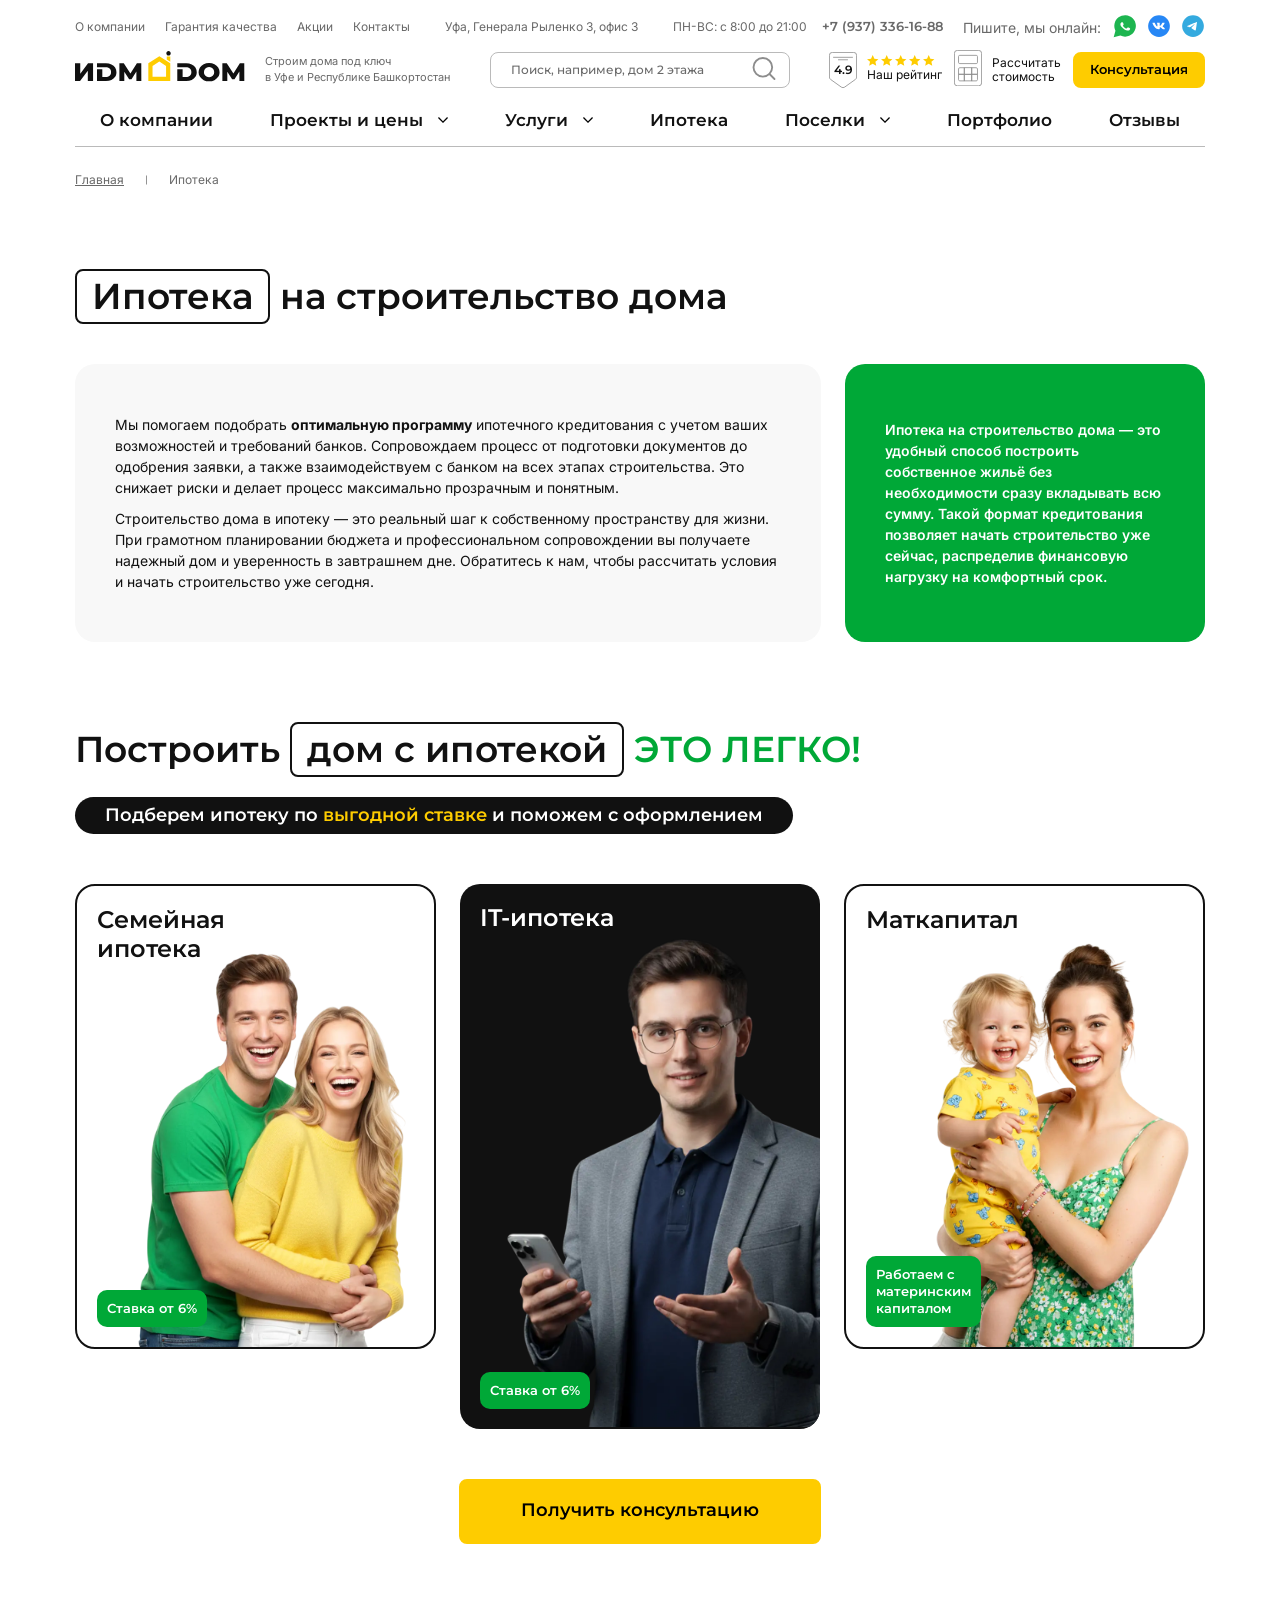
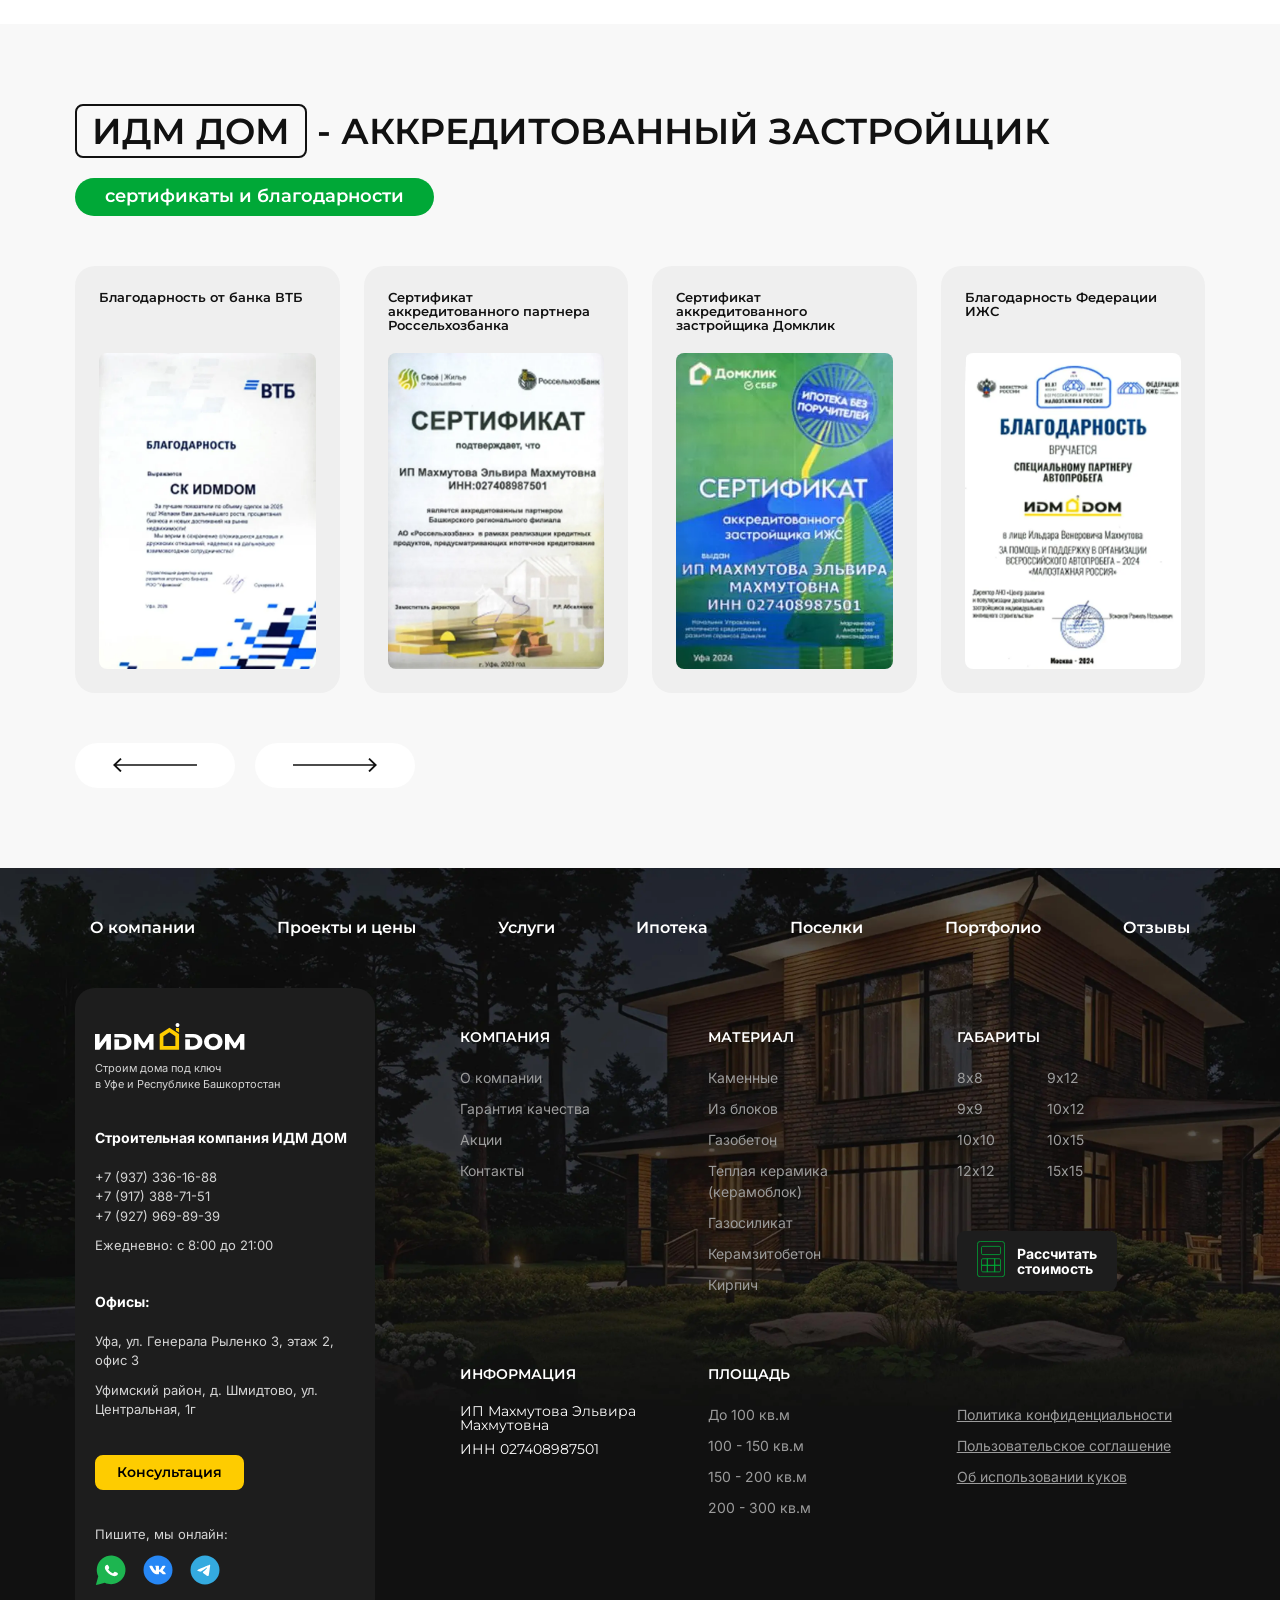
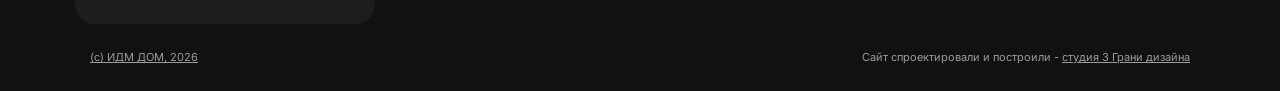
<file: mortgage.html>
<!DOCTYPE html>
<html lang="en">

<head>
	<meta charset="UTF-8">
	<meta name="viewport" content="width=device-width, initial-scale=1.0">
	<meta name="keywords" content="">
	<link rel="stylesheet" href="css/libs.min.css">
	<link rel="stylesheet" href="css/style.min.css">
	<script src="https://api-maps.yandex.ru/2.1/?lang=ru_RU&apikey=9133eb49-3a97-4b2d-90be-6b80a97a5036" type="text/javascript"></script>
	<title>Ипотека</title>
</head>


<body>
	<div class="wrapper">
		<header class="header">
    <div class="container">
        <div class="header__inner">
            <div class="header-top">
                <ul class="header__list">
                    <li><a href="">О компании</a></li>
                    <li><a href="">Гарантия качества</a></li>
                    <li><a href="">Акции</a></li>
                    <li><a href="">Контакты</a></li>
                </ul>
                <div class="header__location">
                    Уфа, Генерала Рыленко 3, офис 3
                </div>
                <div class="header__group">
                    <div class="header__subgroup">
                        <div class="header__schedule">ПН-ВС: с 8:00 до 21:00</div>
                        <a class="header__phone" href="tel:+79373361688">+7 (937) 336-16-88</a>
                    </div>
                    <div class="header__subgroup2">
                        <div class="header__text">Пишите, мы онлайн:</div>
                        <div class="header__socials">
                            <a class="header__social" href="">
                                <svg width="32" height="32" viewBox="0 0 32 32" fill="none" xmlns="http://www.w3.org/2000/svg">
                                    <g clip-path="url(#clip0_971_19864)">
                                        <path class="path1" d="M17.0508 1.53027C20.502 1.753 23.758 3.20818 26.2207 5.63086C28.6835 8.05384 30.1876 11.2821 30.4561 14.7227C30.7245 18.1633 29.7394 21.5846 27.6816 24.3584C25.624 27.1321 22.6323 29.0724 19.2568 29.8242C16.0793 30.5319 12.7612 30.1414 9.84277 28.7285L3.38574 30.4492L0.875977 31.1182L1.55176 28.6094L3.26465 22.248C1.81522 19.3599 1.38348 16.0616 2.05176 12.8887C2.76313 9.51147 4.67236 6.50387 7.42773 4.41797C10.1829 2.33225 13.5996 1.3076 17.0508 1.53027Z" fill="#1DB550" stroke="#A6F6C1" stroke-width="3"/>
                                        <path fill-rule="evenodd" clip-rule="evenodd" d="M21.3547 18.3285C21.0895 18.1286 20.779 17.988 20.4469 17.9172C20.1147 17.8465 19.7696 17.8475 19.438 17.9202C18.9396 18.1136 18.6176 18.8442 18.2956 19.2096C18.2277 19.2971 18.1279 19.3586 18.015 19.3823C17.9021 19.406 17.7838 19.3905 17.6822 19.3385C15.8578 18.6708 14.3285 17.4465 13.3428 15.8643C13.2587 15.7656 13.2189 15.6402 13.2318 15.5146C13.2447 15.389 13.3092 15.273 13.4118 15.1909C13.7709 14.8588 14.0346 14.4473 14.1785 13.9947C14.2104 13.4954 14.088 12.9981 13.8258 12.562C13.6231 11.9507 13.2373 11.4063 12.7141 10.9933C12.4442 10.8799 12.145 10.8418 11.8525 10.8838C11.56 10.9257 11.2868 11.0458 11.0657 11.2296C10.682 11.539 10.3774 11.9248 10.1743 12.3587C9.97133 12.7926 9.87508 13.2635 9.89267 13.7368C9.89385 14.0026 9.9299 14.2672 10 14.5248C10.178 15.1436 10.4518 15.7348 10.8127 16.2798C11.0731 16.6972 11.3571 17.1013 11.6637 17.4904C12.6601 18.7683 13.9125 19.8533 15.3515 20.6852C16.0736 21.1079 16.8454 21.4516 17.6516 21.7095C18.489 22.0642 19.4137 22.2004 20.3273 22.1035C20.8479 22.0299 21.3411 21.8379 21.7636 21.5443C22.186 21.2508 22.5248 20.8648 22.7501 20.4202C22.8824 20.1516 22.9226 19.8513 22.8651 19.5606C22.7271 18.966 21.876 18.615 21.3547 18.3285Z" fill="white"/>
                                    </g>
                                    <defs>
                                        <clipPath id="clip0_971_19864">
                                            <rect width="32" height="32" fill="white"/>
                                        </clipPath>
                                    </defs>
                                </svg>
                            </a>
                            <a class="header__social" href="">
                                <svg width="32" height="32" viewBox="0 0 32 32" fill="none" xmlns="http://www.w3.org/2000/svg">
                                    <g clip-path="url(#clip0_971_19867)">
                                        <path class="path1" d="M16 1.5C24.0081 1.5 30.5 7.99188 30.5 16C30.5 24.0081 24.0081 30.5 16 30.5C7.99188 30.5 1.5 24.0081 1.5 16C1.5 7.99188 7.99188 1.5 16 1.5Z" fill="#2787F5" stroke="#A7E5FF" stroke-width="3"/>
                                        <path fill-rule="evenodd" clip-rule="evenodd" d="M23.4247 12.2548C23.5392 11.9165 23.4247 11.668 22.88 11.668H21.0785C20.6205 11.668 20.4093 11.8827 20.2948 12.1195C20.2948 12.1195 19.3787 14.0984 18.0809 15.3838C17.661 15.7559 17.4701 15.8743 17.2411 15.8743C17.1266 15.8743 16.9609 15.7559 16.9609 15.4177V12.2548C16.9609 11.8489 16.8279 11.668 16.4462 11.668H13.6153C13.3291 11.668 13.1569 11.8564 13.1569 12.0349C13.1569 12.4197 13.8058 12.5085 13.8727 13.591V15.942C13.8727 16.4574 13.7676 16.5509 13.5386 16.5509C12.9279 16.5509 11.4424 14.5631 10.5613 12.2886C10.3886 11.8465 10.2154 11.668 9.75505 11.668H7.95359C7.43888 11.668 7.33594 11.8827 7.33594 12.1195C7.33594 12.5423 7.94667 14.6396 10.1796 17.4135C11.6682 19.3078 13.7656 20.3346 15.6741 20.3346C16.8192 20.3346 16.9609 20.1066 16.9609 19.7137V18.282C16.9609 17.8259 17.0694 17.7348 17.432 17.7348C17.6992 17.7348 18.1572 17.8532 19.226 18.7666C20.4474 19.849 20.6488 20.3346 21.3359 20.3346H23.1373C23.652 20.3346 23.9094 20.1066 23.7609 19.6565C23.5984 19.2079 23.0153 18.5571 22.2415 17.7856C21.8216 17.3458 21.1918 16.8723 21.0009 16.6354C20.7337 16.331 20.8101 16.1957 21.0009 15.9251C21.0009 15.9251 23.1957 13.1851 23.4247 12.2548Z" fill="white"/>
                                    </g>
                                    <defs>
                                        <clipPath id="clip0_971_19867">
                                            <rect width="32" height="32" fill="white"/>
                                        </clipPath>
                                    </defs>
                                </svg>
                            </a>
                            <a class="header__social" href="">
                                <svg width="32" height="32" viewBox="0 0 32 32" fill="none" xmlns="http://www.w3.org/2000/svg">
                                    <g clip-path="url(#clip0_971_19870)">
                                        <path class="path1" d="M16 1.5C24.0081 1.5 30.5 7.99188 30.5 16C30.5 24.0081 24.0081 30.5 16 30.5C7.99188 30.5 1.5 24.0081 1.5 16C1.5 7.99188 7.99188 1.5 16 1.5Z" fill="#34AADF" stroke="#BAEAFF" stroke-width="3"/>
                                        <path d="M9.00013 15.7074C9.00013 15.7074 14.7497 13.2342 16.7438 12.3633C17.5082 12.015 20.1005 10.9002 20.1005 10.9002C20.1005 10.9002 21.2969 10.4126 21.1972 11.5969C21.164 12.0846 20.8981 13.7915 20.6322 15.6378C20.2334 18.2504 19.8014 21.1068 19.8014 21.1068C19.8014 21.1068 19.7349 21.9081 19.1699 22.0474C18.6049 22.1867 17.6743 21.5597 17.5082 21.4203C17.3752 21.3159 15.0156 19.7483 14.1515 18.9819C13.9188 18.7729 13.653 18.3549 14.1847 17.8672C15.3812 16.7177 16.8102 15.2894 17.6743 14.3838C18.0732 13.9657 18.472 12.9903 16.8102 14.1747C14.4506 15.8816 12.1242 17.484 12.1242 17.484C12.1242 17.484 11.5924 17.8324 10.5954 17.5188C9.59832 17.2054 8.43511 16.7873 8.43511 16.7873C8.43511 16.7873 7.63753 16.2648 9.00013 15.7074Z" fill="white"/>
                                    </g>
                                    <defs>
                                        <clipPath id="clip0_971_19870">
                                            <rect width="32" height="32" fill="white"/>
                                        </clipPath>
                                    </defs>
                                </svg>
                            </a>
                        </div>
                    </div>
                </div>
            </div>
            <div class="header-center">
                <div class="header__group2">
                    <a class="header__logo" href="index.html">
                        <img src="img/logo.svg" alt="">
                    </a>
                    <div class="header__text2">
                        Строим дома под ключ <br> в Уфе и Республике Башкортостан
                    </div>
                </div>
                <div class="search">
                    <input class="search-input" type="search" placeholder="Поиск, например, дом 2 этажа">
                    <button class="search-btn">
                        <svg width="30" height="30" viewBox="0 0 30 30" fill="none" xmlns="http://www.w3.org/2000/svg">
                            <path d="M13.75 23.75C19.2728 23.75 23.75 19.2728 23.75 13.75C23.75 8.22715 19.2728 3.75 13.75 3.75C8.22715 3.75 3.75 8.22715 3.75 13.75C3.75 19.2728 8.22715 23.75 13.75 23.75Z" stroke="#8D8D8D" stroke-width="2" stroke-linecap="round" stroke-linejoin="round"/>
                            <path d="M26.25 26.25L20.875 20.875" stroke="#8D8D8D" stroke-width="2" stroke-linecap="round" stroke-linejoin="round"/>
                        </svg>
                    </button>
                </div>
                <div class="header__group3">
                    <div class="rating">
                        <div class="rating-group">
                            <div class="rating-icon">
                                <img src="img/rating-icon.svg" alt="">
                            </div>
                            <div class="rating-number">4.9</div>
                        </div>
                        <div class="rating-group2">
                            <div class="stars">
                                <span><img src="img/star.svg" alt=""></span>
                                <span><img src="img/star.svg" alt=""></span>
                                <span><img src="img/star.svg" alt=""></span>
                                <span><img src="img/star.svg" alt=""></span>
                                <span><img src="img/star.svg" alt=""></span>
                            </div>
                            <div class="rating-text">Наш рейтинг</div>
                        </div>
                    </div>
                    <a href="" class="calculator">
                        <span class="calculator-icon">
                            <svg width="34" height="44" viewBox="0 0 34 44" fill="none" xmlns="http://www.w3.org/2000/svg">
                                <g clip-path="url(#clip0_971_21348)">
                                    <rect x="0.5" y="0.5" width="33" height="43" rx="3.5" stroke="#8D8D8D"/>
                                    <rect x="5.5" y="6.5" width="23" height="10" rx="1.5" stroke="#8D8D8D"/>
                                    <path d="M7 21.5H12.5V29.5H5.5V23C5.5 22.1716 6.17157 21.5 7 21.5Z" stroke="#8D8D8D"/>
                                    <path d="M12.5 29.5V37.5H7C6.17157 37.5 5.5 36.8284 5.5 36V29.5H12.5Z" stroke="#8D8D8D"/>
                                    <rect x="12.5" y="21.5" width="9" height="8" stroke="#8D8D8D"/>
                                    <rect x="12.5" y="29.5" width="9" height="8" stroke="#8D8D8D"/>
                                    <path d="M27 21.5C27.8284 21.5 28.5 22.1716 28.5 23V29.5H21.5V21.5H27Z" stroke="#8D8D8D"/>
                                    <path d="M28.5 29.5V36C28.5 36.8284 27.8284 37.5 27 37.5H21.5V29.5H28.5Z" stroke="#8D8D8D"/>
                                </g>
                                <defs>
                                    <clipPath id="clip0_971_21348">
                                    <rect width="34" height="44" fill="white"/>
                                    </clipPath>
                                </defs>
                            </svg>
                        </span>
                        <span class="calculator-text">Рассчитать <br> стоимость</span>
                    </a>
                    <button class="header__btn btn btn-yellow">
                        <span>Консультация</span>
                    </button>
                </div>
            </div>
            <div class="header-bottom">
                <ul class="header__list2">
                    <li>
                        <div class="header__item">
                            <a class="header__item-show" href="">О компании</a>
                        </div>
                    </li>
                    <li>
                        <div class="header__item">
                            <div class="header__item-show">
                                <div class="header__item-title">Проекты и цены</div>
                                <div class="header__item-arrow">
                                    <svg width="10" height="6" viewBox="0 0 10 6" fill="none" xmlns="http://www.w3.org/2000/svg">
                                        <path d="M5 5.89583L0 0.895833L0.895833 0L5 4.125L9.10417 0.020833L10 0.916666L5 5.89583Z" fill="black"/>
                                    </svg>
                                </div>
                            </div>
                            <div class="header__item-hidden">
                                <div class="header__subitems">
                                    <div class="header__subitem">
                                        <div class="header__subitem-title">МАТЕРИАЛ</div>
                                        <ul class="header__subitem-list">
                                            <li><a href="">Каменные</a></li>
                                            <li><a href="">Из блоков</a></li>
                                            <li><a href="">Газобетон</a></li>
                                            <li><a href="">Теплая керамика (керамоблок)</a></li>
                                            <li><a href="">Газосиликат</a></li>
                                            <li><a href="">Керамзитобетон</a></li>
                                            <li><a href="">Кирпич</a></li>
                                        </ul>
                                    </div>
                                    <div class="header__subitem">
                                        <div class="header__subitem-group">
                                            <div class="header__subitem-title">ПЛОЩАДЬ</div>
                                            <ul class="header__subitem-list">
                                                <li><a href="">До 100 кв.м</a></li>
                                                <li><a href="">100 - 150 кв.м</a></li>
                                                <li><a href="">150 - 200 кв.м</a></li>
                                                <li><a href="">200 - 300 кв.м</a></li>
                                            </ul>
                                        </div>
                                        <div class="header__subitem-group">
                                            <div class="header__subitem-title">ЭТАЖНОСТЬ</div>
                                            <ul class="header__subitem-list">
                                                <li><a href="">Одноэтажные</a></li>
                                                <li><a href="">Двухэтажные</a></li>
                                            </ul>
                                        </div>
                                    </div>
                                    <div class="header__subitem">
                                        <div class="header__subitem-title">ГАБАРИТЫ</div>
                                        <nav class="header__subitem-nav">
                                            <ul class="header__subitem-list">
                                                <li><a href="">8х8</a></li>
                                                <li><a href="">9х9</a></li>
                                                <li><a href="">10х10</a></li>
                                                <li><a href="">12х12</a></li>
                                            </ul>
                                            <ul class="header__subitem-list">
                                                <li><a href="">9х12</a></li>
                                                <li><a href="">10х12</a></li>
                                                <li><a href="">10х15</a></li>
                                                <li><a href="">15х15</a></li>
                                            </ul>
                                        </nav>
                                    </div>
                                    <div class="header__subitem">
                                        <div class="header__subitem-title">МАТЕРИАЛ</div>
                                        <ul class="header__subitem-list">
                                            <li><a href="">С террасой</a></li>
                                            <li><a href="">С балконом</a></li>
                                            <li><a href="">Со вторым светом</a></li>
                                            <li><a href="">С сауной</a></li>
                                            <li><a href="">С баней</a></li>
                                            <li><a href="">С гаражом</a></li>
                                            <li><a href="">С панорамными окнами</a></li>
                                            <li><a href="">С котельной</a></li>
                                            <li><a href="">С подвалом</a></li>
                                        </ul>
                                    </div>
                                    <div class="header__subitem">
                                        <div class="header__subitem-title">СТИЛЬ</div>
                                        <ul class="header__subitem-list">
                                            <li><a href="">Лофт</a></li>
                                            <li><a href="">Европейский</a></li>
                                            <li><a href="">Русский</a></li>
                                            <li><a href="">Классический</a></li>
                                            <li><a href="">Фахверк</a></li>
                                            <li><a href="">Барнхаус</a></li>
                                            <li><a href="">Минимализм</a></li>
                                            <li><a href="">Модерн</a></li>
                                        </ul>
                                    </div>
                                </div>
                            </div>
                        </div>
                    </li>
                    <li>
                        <div class="header__item">
                            <div class="header__item-show">
                                <div class="header__item-title">Услуги</div>
                                <div class="header__item-arrow">
                                    <svg width="10" height="6" viewBox="0 0 10 6" fill="none" xmlns="http://www.w3.org/2000/svg">
                                        <path d="M5 5.89583L0 0.895833L0.895833 0L5 4.125L9.10417 0.020833L10 0.916666L5 5.89583Z" fill="black"/>
                                    </svg>
                                </div>
                            </div>
                            <div class="header__item-hidden">
                                <div class="header__subitems--2">
                                    <div class="header__subitem">
                                        <div class="header__subitem-title">Подготовительные этапы</div>
                                        <ul class="header__subitem-list">
                                            <li><a href="">Подбор земельного участка</a></li>
                                            <li><a href="">Проектирование</a></li>
                                        </ul>
                                    </div>
                                    <div class="header__subitem">
                                        <div class="header__subitem-title">Строительные работы</div>
                                        <ul class="header__subitem-list">
                                            <li><a href="">Фундамент</a></li>
                                            <li><a href="">Коробка</a></li>
                                            <li><a href="">Кровля</a></li>
                                            <li><a href="">Фасадные работы</a></li>
                                            <li><a href="">Отделка помещений</a></li>
                                        </ul>
                                    </div>
                                    <div class="header__subitem">
                                        <div class="header__subitem-title">Инженерные системы</div>
                                        <ul class="header__subitem-list">
                                            <li><a href="">Канализация</a></li>
                                            <li><a href="">Водоотведение</a></li>
                                            <li><a href="">Водоподготовка</a></li>
                                            <li><a href="">Электротехнические работы</a></li>
                                            <li><a href="">Вентиляция</a></li>
                                        </ul>
                                    </div>
                                    <div class="header__subitem">
                                        <div class="header__subitem-title">Благоустройство участка</div>
                                        <ul class="header__subitem-list">
                                            <li><a href="">Строительство бассейнов</a></li>
                                            <li><a href="">Строительство заборов</a></li>
                                            <li><a href="">Строительство беседок</a></li>
                                            <li><a href="">Строительство гаража</a></li>
                                            <li><a href="">Строительство терассы</a></li>
                                            <li><a href="">Ландшафтный дизайн</a></li>
                                        </ul>
                                    </div>
                                </div>
                            </div>
                        </div>
                    </li>
                    <li>
                        <div class="header__item">
                            <a class="header__item-show" href="">Ипотека</a>
                        </div>
                    </li>
                    <li>
                        <div class="header__item">
                            <div class="header__item-show">
                                <div class="header__item-title">Поселки</div>
                                <div class="header__item-arrow">
                                    <svg width="10" height="6" viewBox="0 0 10 6" fill="none" xmlns="http://www.w3.org/2000/svg">
                                        <path d="M5 5.89583L0 0.895833L0.895833 0L5 4.125L9.10417 0.020833L10 0.916666L5 5.89583Z" fill="black"/>
                                    </svg>
                                </div>
                            </div>
                            <div class="header__item-hidden">
                                <div class="header__subitems--3">
                                    <a href="" class="header__subitem2">
                                        <div class="header__subitem2-img">
                                            <img src="img/header-img.webp" alt="">
                                        </div>
                                        <div class="header__subitem2-desc">
                                            <div class="header__subitem2-title">Коттеджный поселок <br> АРХИТЕКТУРА</div>
                                            <div class="header__subitem2-text">деревня Шмидтово</div>
                                        </div>
                                    </a>
                                    <a href="" class="header__subitem2">
                                        <div class="header__subitem2-img">
                                            <img src="img/header-img2.webp" alt="">
                                        </div>
                                        <div class="header__subitem2-desc">
                                            <div class="header__subitem2-title">Коттеджный поселок <br> АРХИТЕКТУРА - 2</div>
                                            <div class="header__subitem2-text">Скоро</div>
                                        </div>
                                    </a>
                                </div>
                            </div>
                        </div>
                    </li>
                    <li>
                        <div class="header__item">
                            <a class="header__item-show" href="">Портфолио</a>
                        </div>
                    </li>
                    <li>
                        <div class="header__item">
                            <a class="header__item-show" href="">Отзывы</a>
                        </div>
                    </li>
                </ul>
            </div>
            <div class="header-mob">
                <div class="header-mob__wrap">
                    <a class="header__logo" href="index.html">
                        <img src="img/logo.svg" alt="">
                    </a>
                    <div class="header-mob__group">
                        <a class="header-mob__phone" href="+79373361688">
                            <svg width="22" height="22" viewBox="0 0 22 22" fill="none" xmlns="http://www.w3.org/2000/svg">
                                <path d="M20.8881 15.9201V18.9201C20.8892 19.1986 20.8322 19.4743 20.7206 19.7294C20.6091 19.9846 20.4454 20.2137 20.2402 20.402C20.035 20.5902 19.7927 20.7336 19.5289 20.8228C19.265 20.912 18.9855 20.9452 18.7081 20.9201C15.631 20.5857 12.6751 19.5342 10.0781 17.8501C7.66194 16.3148 5.61345 14.2663 4.07812 11.8501C2.38809 9.2413 1.33636 6.27109 1.00812 3.1801C0.983127 2.90356 1.01599 2.62486 1.10462 2.36172C1.19324 2.09859 1.33569 1.85679 1.52288 1.65172C1.71008 1.44665 1.93792 1.28281 2.19191 1.17062C2.44589 1.05843 2.72046 1.00036 2.99812 1.0001H5.99812C6.48342 0.995321 6.95391 1.16718 7.32188 1.48363C7.68985 1.80008 7.93019 2.23954 7.99812 2.7201C8.12474 3.68016 8.35957 4.62282 8.69812 5.5301C8.83266 5.88802 8.86178 6.27701 8.78202 6.65098C8.70227 7.02494 8.51698 7.36821 8.24812 7.6401L6.97812 8.9101C8.40167 11.4136 10.4746 13.4865 12.9781 14.9101L14.2481 13.6401C14.52 13.3712 14.8633 13.1859 15.2372 13.1062C15.6112 13.0264 16.0002 13.0556 16.3581 13.1901C17.2654 13.5286 18.2081 13.7635 19.1681 13.8901C19.6539 13.9586 20.0975 14.2033 20.4146 14.5776C20.7318 14.9519 20.9003 15.4297 20.8881 15.9201Z" stroke="white" stroke-width="2" stroke-linecap="round" stroke-linejoin="round"/>
                            </svg>
                        </a>
                        <div class="burger">
                            <span></span>
                            <span></span>
                            <span></span>
                        </div>
                    </div>
                </div>
                <div class="header__text2">
                    Строим дома под ключ в Уфе и Республике Башкортостан
                </div>
            </div>
            <div class="menu">
                <div class="menu__top">
                    <a class="header__logo" href="index.html">
                        <img src="img/logo.svg" alt="">
                    </a>
                    <div class="menu__group">
                        <a href="" class="menu__phone">
                            <svg width="22" height="22" viewBox="0 0 22 22" fill="none" xmlns="http://www.w3.org/2000/svg">
                                <path d="M20.8881 15.9201V18.9201C20.8892 19.1986 20.8322 19.4743 20.7206 19.7294C20.6091 19.9846 20.4454 20.2137 20.2402 20.402C20.035 20.5902 19.7927 20.7336 19.5289 20.8228C19.265 20.912 18.9855 20.9452 18.7081 20.9201C15.631 20.5857 12.6751 19.5342 10.0781 17.8501C7.66194 16.3148 5.61345 14.2663 4.07812 11.8501C2.38809 9.2413 1.33636 6.27109 1.00812 3.1801C0.983127 2.90356 1.01599 2.62486 1.10462 2.36172C1.19324 2.09859 1.33569 1.85679 1.52288 1.65172C1.71008 1.44665 1.93792 1.28281 2.19191 1.17062C2.44589 1.05843 2.72046 1.00036 2.99812 1.0001H5.99812C6.48342 0.995321 6.95391 1.16718 7.32188 1.48363C7.68985 1.80008 7.93019 2.23954 7.99812 2.7201C8.12474 3.68016 8.35957 4.62282 8.69812 5.5301C8.83266 5.88802 8.86178 6.27701 8.78202 6.65098C8.70227 7.02494 8.51698 7.36821 8.24812 7.6401L6.97812 8.9101C8.40167 11.4136 10.4746 13.4865 12.9781 14.9101L14.2481 13.6401C14.52 13.3712 14.8633 13.1859 15.2372 13.1062C15.6112 13.0264 16.0002 13.0556 16.3581 13.1901C17.2654 13.5286 18.2081 13.7635 19.1681 13.8901C19.6539 13.9586 20.0975 14.2033 20.4146 14.5776C20.7318 14.9519 20.9003 15.4297 20.8881 15.9201Z" stroke="#111111" stroke-width="2" stroke-linecap="round" stroke-linejoin="round"/>
                            </svg>
                        </a>
                        <div class="menu__close">
                            <svg width="9" height="9" viewBox="0 0 9 9" fill="none" xmlns="http://www.w3.org/2000/svg">
                                <path d="M0.673077 8.75L0 8.07692L3.70192 4.375L0 0.673077L0.673077 0L4.375 3.70192L8.07692 0L8.75 0.673077L5.04808 4.375L8.75 8.07692L8.07692 8.75L4.375 5.04808L0.673077 8.75Z" fill="#111111"/>
                            </svg>
                        </div>
                    </div>
                </div>
                <div class="search">
                    <input class="search-input" type="search" placeholder="Поиск, например, дом 2 этажа">
                    <button class="search-btn">
                        <svg width="30" height="30" viewBox="0 0 30 30" fill="none" xmlns="http://www.w3.org/2000/svg">
                            <path d="M13.75 23.75C19.2728 23.75 23.75 19.2728 23.75 13.75C23.75 8.22715 19.2728 3.75 13.75 3.75C8.22715 3.75 3.75 8.22715 3.75 13.75C3.75 19.2728 8.22715 23.75 13.75 23.75Z" stroke="#8D8D8D" stroke-width="2" stroke-linecap="round" stroke-linejoin="round"/>
                            <path d="M26.25 26.25L20.875 20.875" stroke="#8D8D8D" stroke-width="2" stroke-linecap="round" stroke-linejoin="round"/>
                        </svg>
                    </button>
                </div>
                <ul class="header__list2">
                    <li>
                        <div class="header__item">
                            <a class="header__item-show" href="">О компании</a>
                        </div>
                    </li>
                    <li>
                        <div class="header__item">
                            <div class="header__item-show item-show">
                                <div class="header__item-title">Проекты и цены</div>
                                <div class="header__item-arrow">
                                    <svg width="10" height="6" viewBox="0 0 10 6" fill="none" xmlns="http://www.w3.org/2000/svg">
                                        <path d="M5 5.89583L0 0.895833L0.895833 0L5 4.125L9.10417 0.020833L10 0.916666L5 5.89583Z" fill="black"/>
                                    </svg>
                                </div>
                            </div>
                            <div class="header__item-hidden item-hidden">
                                <div class="header__subitems">
                                    <div class="header__subitem">
                                        <div class="header__subitem-title item-show">МАТЕРИАЛ</div>
                                        <div class="item-hidden">
                                            <ul class="header__subitem-list">
                                                <li><a href="">Каменные</a></li>
                                                <li><a href="">Из блоков</a></li>
                                                <li><a href="">Газобетон</a></li>
                                                <li><a href="">Теплая керамика (керамоблок)</a></li>
                                                <li><a href="">Газосиликат</a></li>
                                                <li><a href="">Керамзитобетон</a></li>
                                                <li><a href="">Кирпич</a></li>
                                            </ul>
                                        </div>
                                    </div>
                                    <div class="header__subitem">
                                        <div class="header__subitem-group">
                                            <div class="header__subitem-title item-show">ПЛОЩАДЬ</div>
                                            <div class="item-hidden">
                                                <ul class="header__subitem-list">
                                                    <li><a href="">До 100 кв.м</a></li>
                                                    <li><a href="">100 - 150 кв.м</a></li>
                                                    <li><a href="">150 - 200 кв.м</a></li>
                                                    <li><a href="">200 - 300 кв.м</a></li>
                                                </ul>
                                            </div>
                                        </div>
                                        <div class="header__subitem-group">
                                            <div class="header__subitem-title item-show">ЭТАЖНОСТЬ</div>
                                            <div class="item-hidden">
                                                <ul class="header__subitem-list">
                                                    <li><a href="">Одноэтажные</a></li>
                                                    <li><a href="">Двухэтажные</a></li>
                                                </ul>
                                            </div>
                                        </div>
                                    </div>
                                    <div class="header__subitem">
                                        <div class="header__subitem-title item-show">ГАБАРИТЫ</div>
                                        <div class="item-hidden">
                                            <nav class="header__subitem-nav">
                                                <ul class="header__subitem-list">
                                                    <li><a href="">8х8</a></li>
                                                    <li><a href="">9х9</a></li>
                                                    <li><a href="">10х10</a></li>
                                                    <li><a href="">12х12</a></li>
                                                </ul>
                                                <ul class="header__subitem-list">
                                                    <li><a href="">9х12</a></li>
                                                    <li><a href="">10х12</a></li>
                                                    <li><a href="">10х15</a></li>
                                                    <li><a href="">15х15</a></li>
                                                </ul>
                                            </nav>
                                        </div>
                                    </div>
                                    <div class="header__subitem">
                                        <div class="header__subitem-title item-show">МАТЕРИАЛ</div>
                                        <div class="item-hidden">
                                            <ul class="header__subitem-list">
                                                <li><a href="">С террасой</a></li>
                                                <li><a href="">С балконом</a></li>
                                                <li><a href="">Со вторым светом</a></li>
                                                <li><a href="">С сауной</a></li>
                                                <li><a href="">С баней</a></li>
                                                <li><a href="">С гаражом</a></li>
                                                <li><a href="">С панорамными окнами</a></li>
                                                <li><a href="">С котельной</a></li>
                                                <li><a href="">С подвалом</a></li>
                                            </ul>
                                        </div>
                                    </div>
                                    <div class="header__subitem">
                                        <div class="header__subitem-title item-show">СТИЛЬ</div>
                                        <div class="item-hidden">
                                            <ul class="header__subitem-list">
                                                <li><a href="">Лофт</a></li>
                                                <li><a href="">Европейский</a></li>
                                                <li><a href="">Русский</a></li>
                                                <li><a href="">Классический</a></li>
                                                <li><a href="">Фахверк</a></li>
                                                <li><a href="">Барнхаус</a></li>
                                                <li><a href="">Минимализм</a></li>
                                                <li><a href="">Модерн</a></li>
                                            </ul>
                                        </div>
                                    </div>
                                </div>
                            </div>
                        </div>
                    </li>
                    <li>
                        <div class="header__item">
                            <div class="header__item-show item-show">
                                <div class="header__item-title">Услуги</div>
                                <div class="header__item-arrow">
                                    <svg width="10" height="6" viewBox="0 0 10 6" fill="none" xmlns="http://www.w3.org/2000/svg">
                                        <path d="M5 5.89583L0 0.895833L0.895833 0L5 4.125L9.10417 0.020833L10 0.916666L5 5.89583Z" fill="black"/>
                                    </svg>
                                </div>
                            </div>
                            <div class="header__item-hidden item-hidden">
                                <div class="header__subitems--2">
                                    <div class="header__subitem">
                                        <div class="header__subitem-title item-show">Подготовительные этапы</div>
                                        <div class="item-hidden">
                                            <ul class="header__subitem-list">
                                                <li><a href="">Подбор земельного участка</a></li>
                                                <li><a href="">Проектирование</a></li>
                                            </ul>
                                        </div>
                                    </div>
                                    <div class="header__subitem">
                                        <div class="header__subitem-title item-show">Строительные работы</div>
                                        <div class="item-hidden">
                                            <ul class="header__subitem-list">
                                                <li><a href="">Фундамент</a></li>
                                                <li><a href="">Коробка</a></li>
                                                <li><a href="">Кровля</a></li>
                                                <li><a href="">Фасадные работы</a></li>
                                                <li><a href="">Отделка помещений</a></li>
                                            </ul>
                                        </div>
                                    </div>
                                    <div class="header__subitem">
                                        <div class="header__subitem-title item-show">Инженерные системы</div>
                                        <div class="item-hidden">
                                            <ul class="header__subitem-list">
                                                <li><a href="">Канализация</a></li>
                                                <li><a href="">Водоотведение</a></li>
                                                <li><a href="">Водоподготовка</a></li>
                                                <li><a href="">Электротехнические работы</a></li>
                                                <li><a href="">Вентиляция</a></li>
                                            </ul>
                                        </div>
                                    </div>
                                    <div class="header__subitem">
                                        <div class="header__subitem-title item-show">Благоустройство участка</div>
                                        <div class="item-hidden">
                                            <ul class="header__subitem-list">
                                                <li><a href="">Строительство бассейнов</a></li>
                                                <li><a href="">Строительство заборов</a></li>
                                                <li><a href="">Строительство беседок</a></li>
                                                <li><a href="">Строительство гаража</a></li>
                                                <li><a href="">Строительство терассы</a></li>
                                                <li><a href="">Ландшафтный дизайн</a></li>
                                            </ul>
                                        </div>
                                    </div>
                                </div>
                            </div>
                        </div>
                    </li>
                    <li>
                        <div class="header__item">
                            <a class="header__item-show" href="">Ипотека</a>
                        </div>
                    </li>
                    <li>
                        <div class="header__item">
                            <div class="header__item-show item-show">
                                <div class="header__item-title">Поселки</div>
                                <div class="header__item-arrow">
                                    <svg width="10" height="6" viewBox="0 0 10 6" fill="none" xmlns="http://www.w3.org/2000/svg">
                                        <path d="M5 5.89583L0 0.895833L0.895833 0L5 4.125L9.10417 0.020833L10 0.916666L5 5.89583Z" fill="black"/>
                                    </svg>
                                </div>
                            </div>
                            <div class="header__item-hidden item-hidden">
                                <div class="header__subitems--3">
                                    <a href="" class="header__subitem2">
                                        <div class="header__subitem2-img">
                                            <img src="img/header-img.webp" alt="">
                                        </div>
                                        <div class="header__subitem2-desc">
                                            <div class="header__subitem2-title">Коттеджный поселок <br> АРХИТЕКТУРА</div>
                                            <div class="header__subitem2-text">деревня Шмидтово</div>
                                        </div>
                                    </a>
                                    <a href="" class="header__subitem2">
                                        <div class="header__subitem2-img">
                                            <img src="img/header-img2.webp" alt="">
                                        </div>
                                        <div class="header__subitem2-desc">
                                            <div class="header__subitem2-title">Коттеджный поселок <br> АРХИТЕКТУРА - 2</div>
                                            <div class="header__subitem2-text">Скоро</div>
                                        </div>
                                    </a>
                                </div>
                            </div>
                        </div>
                    </li>
                    <li>
                        <div class="header__item">
                            <a class="header__item-show" href="">Портфолио</a>
                        </div>
                    </li>
                    <li>
                        <div class="header__item">
                            <a class="header__item-show" href="">Отзывы</a>
                        </div>
                    </li>
                </ul>
                <div class="header__socials">
                    <a class="header__social" href="">
                        <svg width="32" height="32" viewBox="0 0 32 32" fill="none" xmlns="http://www.w3.org/2000/svg">
                            <g clip-path="url(#clip0_971_19864)">
                                <path class="path1" d="M17.0508 1.53027C20.502 1.753 23.758 3.20818 26.2207 5.63086C28.6835 8.05384 30.1876 11.2821 30.4561 14.7227C30.7245 18.1633 29.7394 21.5846 27.6816 24.3584C25.624 27.1321 22.6323 29.0724 19.2568 29.8242C16.0793 30.5319 12.7612 30.1414 9.84277 28.7285L3.38574 30.4492L0.875977 31.1182L1.55176 28.6094L3.26465 22.248C1.81522 19.3599 1.38348 16.0616 2.05176 12.8887C2.76313 9.51147 4.67236 6.50387 7.42773 4.41797C10.1829 2.33225 13.5996 1.3076 17.0508 1.53027Z" fill="#1DB550" stroke="#A6F6C1" stroke-width="3"/>
                                <path fill-rule="evenodd" clip-rule="evenodd" d="M21.3547 18.3285C21.0895 18.1286 20.779 17.988 20.4469 17.9172C20.1147 17.8465 19.7696 17.8475 19.438 17.9202C18.9396 18.1136 18.6176 18.8442 18.2956 19.2096C18.2277 19.2971 18.1279 19.3586 18.015 19.3823C17.9021 19.406 17.7838 19.3905 17.6822 19.3385C15.8578 18.6708 14.3285 17.4465 13.3428 15.8643C13.2587 15.7656 13.2189 15.6402 13.2318 15.5146C13.2447 15.389 13.3092 15.273 13.4118 15.1909C13.7709 14.8588 14.0346 14.4473 14.1785 13.9947C14.2104 13.4954 14.088 12.9981 13.8258 12.562C13.6231 11.9507 13.2373 11.4063 12.7141 10.9933C12.4442 10.8799 12.145 10.8418 11.8525 10.8838C11.56 10.9257 11.2868 11.0458 11.0657 11.2296C10.682 11.539 10.3774 11.9248 10.1743 12.3587C9.97133 12.7926 9.87508 13.2635 9.89267 13.7368C9.89385 14.0026 9.9299 14.2672 10 14.5248C10.178 15.1436 10.4518 15.7348 10.8127 16.2798C11.0731 16.6972 11.3571 17.1013 11.6637 17.4904C12.6601 18.7683 13.9125 19.8533 15.3515 20.6852C16.0736 21.1079 16.8454 21.4516 17.6516 21.7095C18.489 22.0642 19.4137 22.2004 20.3273 22.1035C20.8479 22.0299 21.3411 21.8379 21.7636 21.5443C22.186 21.2508 22.5248 20.8648 22.7501 20.4202C22.8824 20.1516 22.9226 19.8513 22.8651 19.5606C22.7271 18.966 21.876 18.615 21.3547 18.3285Z" fill="white"/>
                            </g>
                            <defs>
                                <clipPath id="clip0_971_19864">
                                    <rect width="32" height="32" fill="white"/>
                                </clipPath>
                            </defs>
                        </svg>
                    </a>
                    <a class="header__social" href="">
                        <svg width="32" height="32" viewBox="0 0 32 32" fill="none" xmlns="http://www.w3.org/2000/svg">
                            <g clip-path="url(#clip0_971_19867)">
                                <path class="path1" d="M16 1.5C24.0081 1.5 30.5 7.99188 30.5 16C30.5 24.0081 24.0081 30.5 16 30.5C7.99188 30.5 1.5 24.0081 1.5 16C1.5 7.99188 7.99188 1.5 16 1.5Z" fill="#2787F5" stroke="#A7E5FF" stroke-width="3"/>
                                <path fill-rule="evenodd" clip-rule="evenodd" d="M23.4247 12.2548C23.5392 11.9165 23.4247 11.668 22.88 11.668H21.0785C20.6205 11.668 20.4093 11.8827 20.2948 12.1195C20.2948 12.1195 19.3787 14.0984 18.0809 15.3838C17.661 15.7559 17.4701 15.8743 17.2411 15.8743C17.1266 15.8743 16.9609 15.7559 16.9609 15.4177V12.2548C16.9609 11.8489 16.8279 11.668 16.4462 11.668H13.6153C13.3291 11.668 13.1569 11.8564 13.1569 12.0349C13.1569 12.4197 13.8058 12.5085 13.8727 13.591V15.942C13.8727 16.4574 13.7676 16.5509 13.5386 16.5509C12.9279 16.5509 11.4424 14.5631 10.5613 12.2886C10.3886 11.8465 10.2154 11.668 9.75505 11.668H7.95359C7.43888 11.668 7.33594 11.8827 7.33594 12.1195C7.33594 12.5423 7.94667 14.6396 10.1796 17.4135C11.6682 19.3078 13.7656 20.3346 15.6741 20.3346C16.8192 20.3346 16.9609 20.1066 16.9609 19.7137V18.282C16.9609 17.8259 17.0694 17.7348 17.432 17.7348C17.6992 17.7348 18.1572 17.8532 19.226 18.7666C20.4474 19.849 20.6488 20.3346 21.3359 20.3346H23.1373C23.652 20.3346 23.9094 20.1066 23.7609 19.6565C23.5984 19.2079 23.0153 18.5571 22.2415 17.7856C21.8216 17.3458 21.1918 16.8723 21.0009 16.6354C20.7337 16.331 20.8101 16.1957 21.0009 15.9251C21.0009 15.9251 23.1957 13.1851 23.4247 12.2548Z" fill="white"/>
                            </g>
                            <defs>
                                <clipPath id="clip0_971_19867">
                                    <rect width="32" height="32" fill="white"/>
                                </clipPath>
                            </defs>
                        </svg>
                    </a>
                    <a class="header__social" href="">
                        <svg width="32" height="32" viewBox="0 0 32 32" fill="none" xmlns="http://www.w3.org/2000/svg">
                            <g clip-path="url(#clip0_971_19870)">
                                <path class="path1" d="M16 1.5C24.0081 1.5 30.5 7.99188 30.5 16C30.5 24.0081 24.0081 30.5 16 30.5C7.99188 30.5 1.5 24.0081 1.5 16C1.5 7.99188 7.99188 1.5 16 1.5Z" fill="#34AADF" stroke="#BAEAFF" stroke-width="3"/>
                                <path d="M9.00013 15.7074C9.00013 15.7074 14.7497 13.2342 16.7438 12.3633C17.5082 12.015 20.1005 10.9002 20.1005 10.9002C20.1005 10.9002 21.2969 10.4126 21.1972 11.5969C21.164 12.0846 20.8981 13.7915 20.6322 15.6378C20.2334 18.2504 19.8014 21.1068 19.8014 21.1068C19.8014 21.1068 19.7349 21.9081 19.1699 22.0474C18.6049 22.1867 17.6743 21.5597 17.5082 21.4203C17.3752 21.3159 15.0156 19.7483 14.1515 18.9819C13.9188 18.7729 13.653 18.3549 14.1847 17.8672C15.3812 16.7177 16.8102 15.2894 17.6743 14.3838C18.0732 13.9657 18.472 12.9903 16.8102 14.1747C14.4506 15.8816 12.1242 17.484 12.1242 17.484C12.1242 17.484 11.5924 17.8324 10.5954 17.5188C9.59832 17.2054 8.43511 16.7873 8.43511 16.7873C8.43511 16.7873 7.63753 16.2648 9.00013 15.7074Z" fill="white"/>
                            </g>
                            <defs>
                                <clipPath id="clip0_971_19870">
                                    <rect width="32" height="32" fill="white"/>
                                </clipPath>
                            </defs>
                        </svg>
                    </a>
                </div>
                <button class="header__btn btn btn-yellow">
                    <span>Консультация</span>
                </button>
                <div class="menu__group2">
                    <div class="rating">
                        <div class="rating-group">
                            <div class="rating-icon">
                                <img src="img/rating-icon.svg" alt="">
                            </div>
                            <div class="rating-number">4.9</div>
                        </div>
                        <div class="rating-group2">
                            <div class="stars">
                                <span><img src="img/star.svg" alt=""></span>
                                <span><img src="img/star.svg" alt=""></span>
                                <span><img src="img/star.svg" alt=""></span>
                                <span><img src="img/star.svg" alt=""></span>
                                <span><img src="img/star.svg" alt=""></span>
                            </div>
                            <div class="rating-text">Наш рейтинг</div>
                        </div>
                    </div>
                    <a href="" class="calculator">
                        <span class="calculator-icon">
                            <svg width="34" height="44" viewBox="0 0 34 44" fill="none" xmlns="http://www.w3.org/2000/svg">
                                <g clip-path="url(#clip0_971_21348)">
                                    <rect x="0.5" y="0.5" width="33" height="43" rx="3.5" stroke="#8D8D8D"></rect>
                                    <rect x="5.5" y="6.5" width="23" height="10" rx="1.5" stroke="#8D8D8D"></rect>
                                    <path d="M7 21.5H12.5V29.5H5.5V23C5.5 22.1716 6.17157 21.5 7 21.5Z" stroke="#8D8D8D"></path>
                                    <path d="M12.5 29.5V37.5H7C6.17157 37.5 5.5 36.8284 5.5 36V29.5H12.5Z" stroke="#8D8D8D"></path>
                                    <rect x="12.5" y="21.5" width="9" height="8" stroke="#8D8D8D"></rect>
                                    <rect x="12.5" y="29.5" width="9" height="8" stroke="#8D8D8D"></rect>
                                    <path d="M27 21.5C27.8284 21.5 28.5 22.1716 28.5 23V29.5H21.5V21.5H27Z" stroke="#8D8D8D"></path>
                                    <path d="M28.5 29.5V36C28.5 36.8284 27.8284 37.5 27 37.5H21.5V29.5H28.5Z" stroke="#8D8D8D"></path>
                                </g>
                                <defs>
                                    <clipPath id="clip0_971_21348">
                                    <rect width="34" height="44" fill="white"></rect>
                                    </clipPath>
                                </defs>
                            </svg>
                        </span>
                        <span class="calculator-text">Рассчитать <br> стоимость</span>
                    </a>
                </div>
                <ul class="header__list">
                    <li><a href="">О компании</a></li>
                    <li><a href="">Гарантия качества</a></li>
                    <li><a href="">Акции</a></li>
                    <li><a href="">Контакты</a></li>
                </ul>
                <a class="header__phone" href="tel:+79373361688">+7 (937) 336-16-88</a>
                <div class="header__location">
                    Уфа, Генерала Рыленко 3, офис 3
                </div>
                <div class="header__schedule">ПН-ВС: с 8:00 до 21:00</div>
            </div>
            <div class="menu-bg"></div>
        </div>
    </div>
</header>
		<main class="content">
			<section class="breadcrumbs">
				<div class="container">
					<div class="breadcrumbs__items">
						<a href="index.html" class="breadcrumbs__item">Главная</a>
						<span class="breadcrumbs__item breadcrumbs__item--active">Ипотека</span>
					</div>
				</div>
			</section>
			<section class="mortgage-main">
				<div class="container">
					<div class="mortgage-main__inner">
						<h1 class="mortgage-main__title h2"><span class="outline-text">Ипотека</span> <br> на строительство дома
						</h1>
						<div class="mortgage-main__wrap">
							<div class="mortgage-main__text">
								<p>Мы помогаем подобрать <span>оптимальную программу</span> ипотечного кредитования с учетом ваших
									возможностей и требований банков. Сопровождаем процесс от подготовки документов до одобрения заявки, а
									также взаимодействуем с банком на всех этапах строительства. Это снижает риски и делает процесс
									максимально прозрачным и понятным.</p>
								<p>Строительство дома в ипотеку — это реальный шаг к собственному пространству для жизни. При грамотном
									планировании бюджета и профессиональном сопровождении вы получаете надежный дом и уверенность в
									завтрашнем дне. Обратитесь к нам, чтобы рассчитать условия и начать строительство уже сегодня.</p>
							</div>
							<div class="mortgage-main__text2">
								<p>Ипотека на строительство дома — это удобный способ построить собственное жильё без необходимости
									сразу вкладывать всю сумму. Такой формат кредитования позволяет начать строительство уже сейчас,
									распределив финансовую нагрузку на комфортный срок.</p>
							</div>
						</div>
					</div>
				</div>
			</section>
			<section class="mortgage mortgage--2">
				<div class="container">
					<div class="mortgage__inner">
						<h2 class="mortgage__title h2">
							Построить <span class="outline-text">дом с ипотекой</span> <span class="green-text">ЭТО ЛЕГКО!</span>
						</h2>
						<div class="mortgage__subtitle subtitle">Подберем ипотеку по <span>выгодной ставке</span> и поможем с
							оформлением</div>
						<div class="mortgage__cards">
							<div class="mortgage-card">
								<div class="mortgage-card__title text32">Семейная <br> ипотека</div>
								<div class="mortgage-card__img">
									<img src="img/mortgage-img.webp" alt="">
									<img src="img/mortgage-img--1.webp" alt="">
								</div>
								<div class="mortgage-card__text">Ставка от 6%</div>
							</div>
							<div class="mortgage-card mortgage-card--big">
								<div class="mortgage-card__wrap">
									<div class="mortgage-card__title text32">IT-ипотека</div>
									<div class="mortgage-card__img">
										<img src="img/mortgage-img2.webp" alt="">
										<img src="img/mortgage-img2--1.webp" alt="">
									</div>
									<div class="mortgage-card__text">Ставка от 6%</div>
								</div>
							</div>
							<div class="mortgage-card">
								<div class="mortgage-card__title text32">Маткапитал</div>
								<div class="mortgage-card__img">
									<img src="img/mortgage-img3.webp" alt="">
									<img src="img/mortgage-img3--1.webp" alt="">
								</div>
								<div class="mortgage-card__text">Работаем с <br> материнским <br> капиталом</div>
							</div>
						</div>
						<button class="mortgage__btn btn btn-yellow">
							<span>Получить консультацию</span>
						</button>
					</div>
				</div>
			</section>
			<section class="certificates certificates--2">
				<div class="container">
					<div class="certificates__inner">
						<h2 class="certificates__title h2"><span class="outline-text">идм дом</span> - аккредитованный застройщик
						</h2>
						<div class="certificates__subtitle subtitle">сертификаты и благодарности</div>
						<div class="certificates__slider">
							<div class="swiper mySwiper">
								<div class="swiper-wrapper">
									<div class="swiper-slide certificate-card">
										<div class="certificate-card__title">Благодарность от банка ВТБ</div>
										<a href="img/certificate-img.webp" class="certificate-card__img" data-fancybox="certificate">
											<img src="img/certificate-img.webp" alt="">
										</a>
									</div>
									<div class="swiper-slide certificate-card">
										<div class="certificate-card__title">Сертификат аккредитованного партнера Россельхозбанка</div>
										<a href="img/certificate-img2.webp" class="certificate-card__img" data-fancybox="certificate">
											<img src="img/certificate-img2.webp" alt="">
										</a>
									</div>
									<div class="swiper-slide certificate-card">
										<div class="certificate-card__title">Сертификат аккредитованного застройщика Домклик</div>
										<a href="img/certificate-img3.webp" class="certificate-card__img" data-fancybox="certificate">
											<img src="img/certificate-img3.webp" alt="">
										</a>
									</div>
									<div class="swiper-slide certificate-card">
										<div class="certificate-card__title">Благодарность Федерации ИЖС</div>
										<a href="img/certificate-img4.webp" class="certificate-card__img" data-fancybox="certificate">
											<img src="img/certificate-img4.webp" alt="">
										</a>
									</div>
									<div class="swiper-slide certificate-card">
										<div class="certificate-card__title">Благодарность от банка ВТБ</div>
										<a href="img/certificate-img.webp" class="certificate-card__img" data-fancybox="certificate">
											<img src="img/certificate-img.webp" alt="">
										</a>
									</div>
									<div class="swiper-slide certificate-card">
										<div class="certificate-card__title">Сертификат аккредитованного партнера Россельхозбанка</div>
										<a href="img/certificate-img2.webp" class="certificate-card__img" data-fancybox="certificate">
											<img src="img/certificate-img2.webp" alt="">
										</a>
									</div>
								</div>
							</div>
							<div class="certificates__slider-nav">
								<div class="swiper-button-prev">
									<svg width="107" height="18" viewBox="0 0 107 18" fill="none" xmlns="http://www.w3.org/2000/svg">
										<path d="M11 1.6123L4.3457 8H107V10H4.33984L10.9609 16.3877L9.29004 18L0 9L9.3291 0L11 1.6123Z"
											fill="#111111" />
									</svg>
								</div>
								<div class="swiper-button-next">
									<svg width="107" height="18" viewBox="0 0 107 18" fill="none" xmlns="http://www.w3.org/2000/svg">
										<path d="M96 1.6123L102.654 8H0V10H102.66L96.0391 16.3877L97.71 18L107 9L97.6709 0L96 1.6123Z"
											fill="#111111" />
									</svg>
								</div>
							</div>
						</div>
					</div>
				</div>
			</section>
		</main>
		<footer class="footer">
    <div class="container">
        <div class="footer__inner">
            <div class="footer-top">
                <div class="footer__subgroup footer__subgroup--add">
                    <a class="footer__logo" href="index.html">
                        <img src="img/logo--1.svg" alt="">
                    </a>
                    <div class="footer__text">
                        Строим дома под ключ <br>
                        в Уфе и Республике Башкортостан
                    </div>
                </div>
                <ul class="footer__list">
                    <li><a href="">О компании</a></li>
                    <li><a href="">Проекты и цены</a></li>
                    <li><a href="">Услуги</a></li>
                    <li><a href="">Ипотека</a></li>
                    <li><a href="">Поселки</a></li>
                    <li><a href="">Портфолио</a></li>
                    <li><a href="">Отзывы</a></li>
                </ul>
                <ul class="footer__list footer__list--mob">
                    <li><a href="">О компании</a></li>
                    <li><a href="">Поселки</a></li>
                    <li><a href="">Проекты и цены</a></li>
                    <li><a href="">Портфолио</a></li>
                    <li><a href="">Услуги</a></li>
                    <li><a href="">Отзывы</a></li>
                    <li><a href="">Ипотека</a></li>
                </ul>
            </div>
            <div class="footer-center">
                <div class="footer__group">
                    <div class="footer__subgroup footer__subgroup--delete">
                        <a class="footer__logo" href="index.html">
                            <img src="img/logo--1.svg" alt="">
                        </a>
                        <div class="footer__text">
                            Строим дома под ключ <br>
                            в Уфе и Республике Башкортостан
                        </div>
                    </div>
                    <div class="footer__subgroup">
                        <div class="footer__subtitle">Строительная компания ИДМ ДОМ</div>
                        <div class="footer__phones">
                            <a class="footer__phone" href="tel:+79373361688">+7 (937) 336-16-88</a>
                            <a class="footer__phone" href="tel:+79173887151">+7 (917) 388-71-51</a>
                            <a class="footer__phone" href="tel:+79279698939">+7 (927) 969-89-39</a>
                        </div>
                        <div class="footer__schedule">Ежедневно: с 8:00 до 21:00</div>
                    </div>
                    <div class="footer__subgroup">
                        <div class="footer__subtitle">Офисы:</div>
                        <div class="footer__addresses">
                            <div class="footer__address">Уфа, ул. Генерала Рыленко 3, этаж 2, офис 3</div>
                            <div class="footer__address">Уфимский район, д. Шмидтово, ул. Центральная, 1г</div>
                        </div>
                    </div>
                    <div class="footer__subgroup">
                        <button class="footer__btn btn btn-yellow">
                            <span>Консультация</span>
                        </button>
                    </div>
                    <div class="footer__subgroup">
                        <div class="footer__socials-text">Пишите, мы онлайн:</div>
                        <div class="footer__socials">
                            <a class="footer__social" href="">
                                <svg width="32" height="32" viewBox="0 0 32 32" fill="none" xmlns="http://www.w3.org/2000/svg">
                                    <g clip-path="url(#clip0_971_19864)">
                                        <path class="path1" d="M17.0508 1.53027C20.502 1.753 23.758 3.20818 26.2207 5.63086C28.6835 8.05384 30.1876 11.2821 30.4561 14.7227C30.7245 18.1633 29.7394 21.5846 27.6816 24.3584C25.624 27.1321 22.6323 29.0724 19.2568 29.8242C16.0793 30.5319 12.7612 30.1414 9.84277 28.7285L3.38574 30.4492L0.875977 31.1182L1.55176 28.6094L3.26465 22.248C1.81522 19.3599 1.38348 16.0616 2.05176 12.8887C2.76313 9.51147 4.67236 6.50387 7.42773 4.41797C10.1829 2.33225 13.5996 1.3076 17.0508 1.53027Z" fill="#1DB550" stroke="#A6F6C1" stroke-width="3"/>
                                        <path fill-rule="evenodd" clip-rule="evenodd" d="M21.3547 18.3285C21.0895 18.1286 20.779 17.988 20.4469 17.9172C20.1147 17.8465 19.7696 17.8475 19.438 17.9202C18.9396 18.1136 18.6176 18.8442 18.2956 19.2096C18.2277 19.2971 18.1279 19.3586 18.015 19.3823C17.9021 19.406 17.7838 19.3905 17.6822 19.3385C15.8578 18.6708 14.3285 17.4465 13.3428 15.8643C13.2587 15.7656 13.2189 15.6402 13.2318 15.5146C13.2447 15.389 13.3092 15.273 13.4118 15.1909C13.7709 14.8588 14.0346 14.4473 14.1785 13.9947C14.2104 13.4954 14.088 12.9981 13.8258 12.562C13.6231 11.9507 13.2373 11.4063 12.7141 10.9933C12.4442 10.8799 12.145 10.8418 11.8525 10.8838C11.56 10.9257 11.2868 11.0458 11.0657 11.2296C10.682 11.539 10.3774 11.9248 10.1743 12.3587C9.97133 12.7926 9.87508 13.2635 9.89267 13.7368C9.89385 14.0026 9.9299 14.2672 10 14.5248C10.178 15.1436 10.4518 15.7348 10.8127 16.2798C11.0731 16.6972 11.3571 17.1013 11.6637 17.4904C12.6601 18.7683 13.9125 19.8533 15.3515 20.6852C16.0736 21.1079 16.8454 21.4516 17.6516 21.7095C18.489 22.0642 19.4137 22.2004 20.3273 22.1035C20.8479 22.0299 21.3411 21.8379 21.7636 21.5443C22.186 21.2508 22.5248 20.8648 22.7501 20.4202C22.8824 20.1516 22.9226 19.8513 22.8651 19.5606C22.7271 18.966 21.876 18.615 21.3547 18.3285Z" fill="white"/>
                                    </g>
                                    <defs>
                                        <clipPath id="clip0_971_19864">
                                            <rect width="32" height="32" fill="white"/>
                                        </clipPath>
                                    </defs>
                                </svg>
                            </a>
                            <a class="footer__social" href="">
                                <svg width="32" height="32" viewBox="0 0 32 32" fill="none" xmlns="http://www.w3.org/2000/svg">
                                    <g clip-path="url(#clip0_971_19867)">
                                        <path class="path1" d="M16 1.5C24.0081 1.5 30.5 7.99188 30.5 16C30.5 24.0081 24.0081 30.5 16 30.5C7.99188 30.5 1.5 24.0081 1.5 16C1.5 7.99188 7.99188 1.5 16 1.5Z" fill="#2787F5" stroke="#A7E5FF" stroke-width="3"/>
                                        <path fill-rule="evenodd" clip-rule="evenodd" d="M23.4247 12.2548C23.5392 11.9165 23.4247 11.668 22.88 11.668H21.0785C20.6205 11.668 20.4093 11.8827 20.2948 12.1195C20.2948 12.1195 19.3787 14.0984 18.0809 15.3838C17.661 15.7559 17.4701 15.8743 17.2411 15.8743C17.1266 15.8743 16.9609 15.7559 16.9609 15.4177V12.2548C16.9609 11.8489 16.8279 11.668 16.4462 11.668H13.6153C13.3291 11.668 13.1569 11.8564 13.1569 12.0349C13.1569 12.4197 13.8058 12.5085 13.8727 13.591V15.942C13.8727 16.4574 13.7676 16.5509 13.5386 16.5509C12.9279 16.5509 11.4424 14.5631 10.5613 12.2886C10.3886 11.8465 10.2154 11.668 9.75505 11.668H7.95359C7.43888 11.668 7.33594 11.8827 7.33594 12.1195C7.33594 12.5423 7.94667 14.6396 10.1796 17.4135C11.6682 19.3078 13.7656 20.3346 15.6741 20.3346C16.8192 20.3346 16.9609 20.1066 16.9609 19.7137V18.282C16.9609 17.8259 17.0694 17.7348 17.432 17.7348C17.6992 17.7348 18.1572 17.8532 19.226 18.7666C20.4474 19.849 20.6488 20.3346 21.3359 20.3346H23.1373C23.652 20.3346 23.9094 20.1066 23.7609 19.6565C23.5984 19.2079 23.0153 18.5571 22.2415 17.7856C21.8216 17.3458 21.1918 16.8723 21.0009 16.6354C20.7337 16.331 20.8101 16.1957 21.0009 15.9251C21.0009 15.9251 23.1957 13.1851 23.4247 12.2548Z" fill="white"/>
                                    </g>
                                    <defs>
                                        <clipPath id="clip0_971_19867">
                                            <rect width="32" height="32" fill="white"/>
                                        </clipPath>
                                    </defs>
                                </svg>
                            </a>
                            <a class="footer__social" href="">
                                <svg width="32" height="32" viewBox="0 0 32 32" fill="none" xmlns="http://www.w3.org/2000/svg">
                                    <g clip-path="url(#clip0_971_19870)">
                                        <path class="path1" d="M16 1.5C24.0081 1.5 30.5 7.99188 30.5 16C30.5 24.0081 24.0081 30.5 16 30.5C7.99188 30.5 1.5 24.0081 1.5 16C1.5 7.99188 7.99188 1.5 16 1.5Z" fill="#34AADF" stroke="#BAEAFF" stroke-width="3"/>
                                        <path d="M9.00013 15.7074C9.00013 15.7074 14.7497 13.2342 16.7438 12.3633C17.5082 12.015 20.1005 10.9002 20.1005 10.9002C20.1005 10.9002 21.2969 10.4126 21.1972 11.5969C21.164 12.0846 20.8981 13.7915 20.6322 15.6378C20.2334 18.2504 19.8014 21.1068 19.8014 21.1068C19.8014 21.1068 19.7349 21.9081 19.1699 22.0474C18.6049 22.1867 17.6743 21.5597 17.5082 21.4203C17.3752 21.3159 15.0156 19.7483 14.1515 18.9819C13.9188 18.7729 13.653 18.3549 14.1847 17.8672C15.3812 16.7177 16.8102 15.2894 17.6743 14.3838C18.0732 13.9657 18.472 12.9903 16.8102 14.1747C14.4506 15.8816 12.1242 17.484 12.1242 17.484C12.1242 17.484 11.5924 17.8324 10.5954 17.5188C9.59832 17.2054 8.43511 16.7873 8.43511 16.7873C8.43511 16.7873 7.63753 16.2648 9.00013 15.7074Z" fill="white"/>
                                    </g>
                                    <defs>
                                        <clipPath id="clip0_971_19870">
                                            <rect width="32" height="32" fill="white"/>
                                        </clipPath>
                                    </defs>
                                </svg>
                            </a>
                        </div>
                    </div>
                </div>
                <div class="footer__items">
                    <div class="footer__item">
                        <div class="footer__item-title">КОМПАНИЯ</div>
                        <ul class="footer__item-list">
                            <li><a href="">О компании</a></li>
                            <li><a href="">Гарантия качества</a></li>
                            <li><a href="">Акции</a></li>
                            <li><a href="">Контакты</a></li>
                        </ul>
                    </div>
                    <div class="footer__item">
                        <div class="footer__item-title">МАТЕРИАЛ</div>
                        <ul class="footer__item-list">
                            <li><a href="">Каменные</a></li>
                            <li><a href="">Из блоков</a></li>
                            <li><a href="">Газобетон</a></li>
                            <li><a href="">Теплая керамика <br> (керамоблок)</a></li>
                            <li><a href="">Газосиликат</a></li>
                            <li><a href="">Керамзитобетон</a></li>
                            <li><a href="">Кирпич</a></li>
                        </ul>
                    </div>
                    <div class="footer__item">
                        <div class="footer__item-title">ГАБАРИТЫ</div>
                        <nav class="footer__item-nav">
                            <ul class="footer__item-list">
                                <li><a href="">8х8</a></li>
                                <li><a href="">9х9</a></li>
                                <li><a href="">10х10</a></li>
                                <li><a href="">12х12</a></li>
                            </ul>
                            <ul class="footer__item-list">
                                <li><a href="">9х12</a></li>
                                <li><a href="">10х12</a></li>
                                <li><a href="">10х15</a></li>
                                <li><a href="">15х15</a></li>
                            </ul>
                        </nav>
                        <a href="" class="calculator">
                            <span class="calculator-icon">
                                <svg width="34" height="44" viewBox="0 0 34 44" fill="none" xmlns="http://www.w3.org/2000/svg">
                                    <g clip-path="url(#clip0_971_9698)">
                                        <rect x="0.5" y="0.5" width="33" height="43" rx="3.5" stroke="#00A837"/>
                                        <rect x="5.5" y="6.5" width="23" height="10" rx="1.5" stroke="#00A837"/>
                                        <path d="M7 21.5H12.5V29.5H5.5V23C5.5 22.1716 6.17157 21.5 7 21.5Z" stroke="#00A837"/>
                                        <path d="M12.5 29.5V37.5H7C6.17157 37.5 5.5 36.8284 5.5 36V29.5H12.5Z" stroke="#00A837"/>
                                        <rect x="12.5" y="21.5" width="9" height="8" stroke="#00A837"/>
                                        <rect x="12.5" y="29.5" width="9" height="8" stroke="#00A837"/>
                                        <path d="M27 21.5C27.8284 21.5 28.5 22.1716 28.5 23V29.5H21.5V21.5H27Z" stroke="#00A837"/>
                                        <path d="M28.5 29.5V36C28.5 36.8284 27.8284 37.5 27 37.5H21.5V29.5H28.5Z" stroke="#00A837"/>
                                    </g>
                                    <defs>
                                        <clipPath id="clip0_971_9698">
                                        <rect width="34" height="44" fill="white"/>
                                        </clipPath>
                                    </defs>
                                </svg>
                            </span>
                            <span class="calculator-text">Рассчитать <br> стоимость</span>
                        </a>
                    </div>
                    <div class="footer__item">
                        <div class="footer__item-title">ИНФОРМАЦИЯ</div>
                        <ul class="footer__item-list">
                            <li>ИП Махмутова Эльвира Махмутовна</li>
                            <li>ИНН 027408987501</li>
                        </ul>
                    </div>
                    <div class="footer__item">
                        <div class="footer__item-title">ПЛОЩАДЬ</div>
                        <ul class="footer__item-list">
                            <li><a href="">До 100 кв.м</a></li>
                            <li><a href="">100 - 150 кв.м</a></li>
                            <li><a href="">150 - 200 кв.м</a></li>
                            <li><a href="">200 - 300 кв.м</a></li>
                        </ul>
                    </div>
                    <div class="footer__item">
                        <div class="footer__item-title"></div>
                        <ul class="footer__item-list footer__item-list2">
                            <li><a href="">Политика конфиденциальности</a></li>
                            <li><a href="">Пользовательское соглашение</a></li>
                            <li><a href="">Об использовании куков</a></li>
                        </ul>
                    </div>
                </div>
                <div class="footer__items footer__items--mob">
                    <div class="footer__items-left">
                        <div class="footer__item">
                            <div class="footer__item-title">КОМПАНИЯ</div>
                            <ul class="footer__item-list">
                                <li><a href="">О компании</a></li>
                                <li><a href="">Гарантия качества</a></li>
                                <li><a href="">Акции</a></li>
                                <li><a href="">Контакты</a></li>
                            </ul>
                        </div>
                        <div class="footer__item">
                            <div class="footer__item-title">МАТЕРИАЛ</div>
                            <ul class="footer__item-list">
                                <li><a href="">Каменные</a></li>
                                <li><a href="">Из блоков</a></li>
                                <li><a href="">Газобетон</a></li>
                                <li><a href="">Теплая керамика <br> (керамоблок)</a></li>
                                <li><a href="">Газосиликат</a></li>
                                <li><a href="">Керамзитобетон</a></li>
                                <li><a href="">Кирпич</a></li>
                            </ul>
                            <a href="" class="calculator">
                            <span class="calculator-icon">
                                <svg width="34" height="44" viewBox="0 0 34 44" fill="none" xmlns="http://www.w3.org/2000/svg">
                                    <g clip-path="url(#clip0_971_9698)">
                                        <rect x="0.5" y="0.5" width="33" height="43" rx="3.5" stroke="#00A837"/>
                                        <rect x="5.5" y="6.5" width="23" height="10" rx="1.5" stroke="#00A837"/>
                                        <path d="M7 21.5H12.5V29.5H5.5V23C5.5 22.1716 6.17157 21.5 7 21.5Z" stroke="#00A837"/>
                                        <path d="M12.5 29.5V37.5H7C6.17157 37.5 5.5 36.8284 5.5 36V29.5H12.5Z" stroke="#00A837"/>
                                        <rect x="12.5" y="21.5" width="9" height="8" stroke="#00A837"/>
                                        <rect x="12.5" y="29.5" width="9" height="8" stroke="#00A837"/>
                                        <path d="M27 21.5C27.8284 21.5 28.5 22.1716 28.5 23V29.5H21.5V21.5H27Z" stroke="#00A837"/>
                                        <path d="M28.5 29.5V36C28.5 36.8284 27.8284 37.5 27 37.5H21.5V29.5H28.5Z" stroke="#00A837"/>
                                    </g>
                                    <defs>
                                        <clipPath id="clip0_971_9698">
                                        <rect width="34" height="44" fill="white"/>
                                        </clipPath>
                                    </defs>
                                </svg>
                            </span>
                                <span class="calculator-text">Рассчитать <br> стоимость</span>
                            </a>
                        </div>
                    </div>
                    <div class="footer__items-right">
                        <div class="footer__item">
                            <div class="footer__item-title">ИНФОРМАЦИЯ</div>
                            <ul class="footer__item-list">
                                <li>ИП Махмутова Эльвира Махмутовна</li>
                                <li>ИНН 027408987501</li>
                            </ul>
                        </div>
                        <div class="footer__item">
                            <div class="footer__item-title">ПЛОЩАДЬ</div>
                            <ul class="footer__item-list">
                                <li><a href="">До 100 кв.м</a></li>
                                <li><a href="">100 - 150 кв.м</a></li>
                                <li><a href="">150 - 200 кв.м</a></li>
                                <li><a href="">200 - 300 кв.м</a></li>
                            </ul>
                        </div>
                        <div class="footer__item">
                            <div class="footer__item-title">ГАБАРИТЫ</div>
                            <nav class="footer__item-nav">
                                <ul class="footer__item-list">
                                    <li><a href="">8х8</a></li>
                                    <li><a href="">9х9</a></li>
                                    <li><a href="">10х10</a></li>
                                    <li><a href="">12х12</a></li>
                                </ul>
                                <ul class="footer__item-list">
                                    <li><a href="">9х12</a></li>
                                    <li><a href="">10х12</a></li>
                                    <li><a href="">10х15</a></li>
                                    <li><a href="">15х15</a></li>
                                </ul>
                            </nav>
                        </div>
                    </div>
                </div>
            </div>
            <div class="footer-bottom">
                <div class="footer__text3">
                    <p><a href="">Политика конфиденциальности</a></p>
                    <p><a href="">Пользовательское соглашение</a></p>
                    <p><a href="">Об использовании куков</a></p>
                </div>
                <div class="footer__text2">
                    <p><span>(с) ИДМ ДОМ, 2026</span></p>
                    <p>Сайт спроектировали и построили - <a href="">студия 3 Грани дизайна</a></p>
                </div>
            </div>
        </div>
    </div>
</footer>

	</div>

	<button class="up">
		<svg width="24" height="39" viewBox="0 0 24 39" fill="none" xmlns="http://www.w3.org/2000/svg">
			<path
				d="M2.15039 14L10.5 5.69629L10.5 38.5332L13.5 38.5332L13.5 5.68945L21.8496 13.9502L24 11.8232L12 5.24537e-07L-5.18987e-07 11.873L2.15039 14Z"
				fill="white" />
		</svg>
		<span>НАВЕРХ</span>
	</button>

	<script src="js/libs.min.js"></script>
<script src="js/main.min.js"></script>
</body>

</html>
</file>
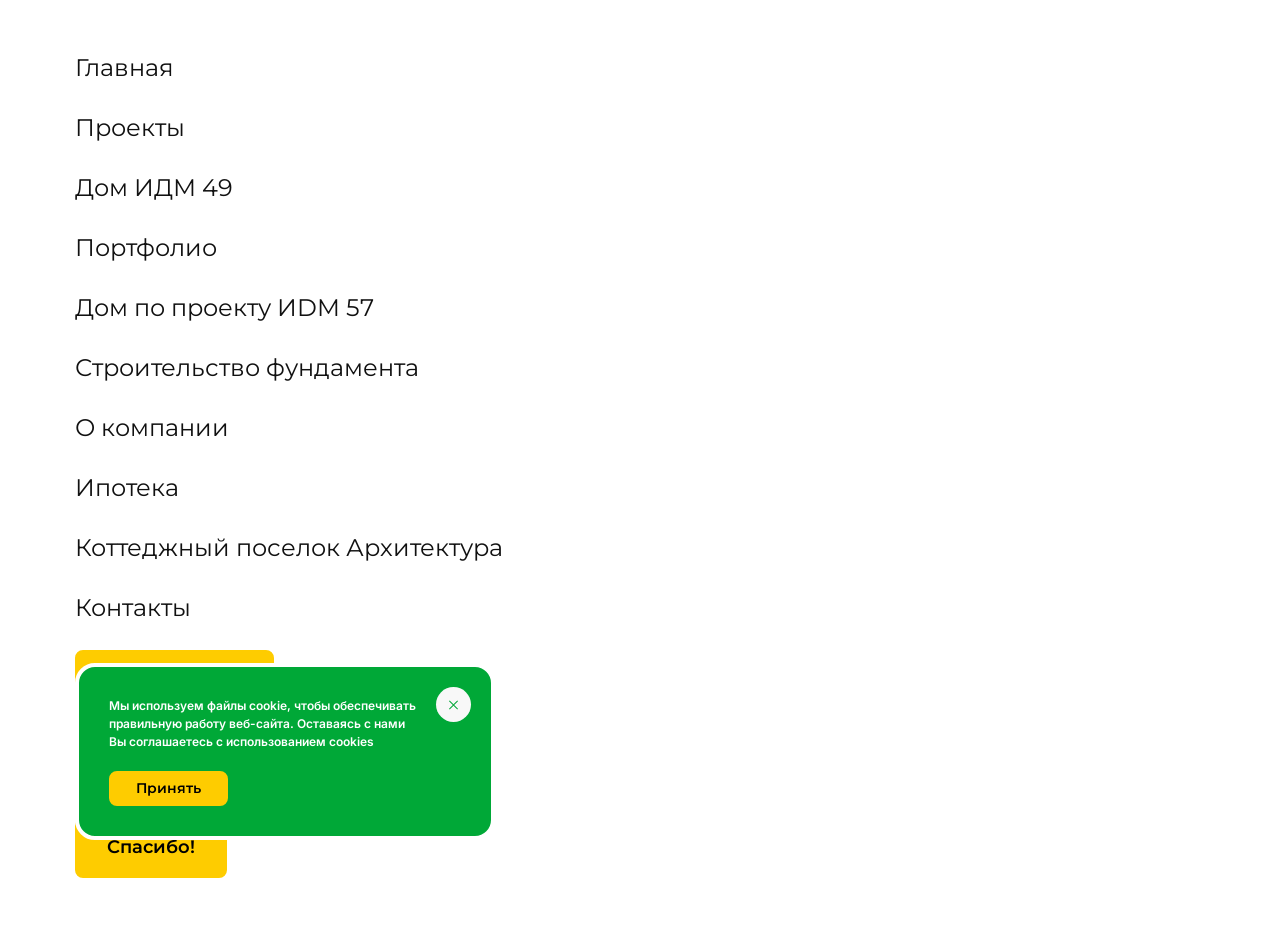
<file: nav.html>
<!DOCTYPE html>
<html lang="en">

<head>
	<meta charset="UTF-8">
	<meta name="viewport" content="width=device-width, initial-scale=1.0">
	<meta name="keywords" content="">
	<link rel="stylesheet" href="css/libs.min.css">
	<link rel="stylesheet" href="css/style.min.css">
	<script src="https://api-maps.yandex.ru/2.1/?lang=ru_RU&apikey=9133eb49-3a97-4b2d-90be-6b80a97a5036" type="text/javascript"></script>
	<title>Навигация</title>
</head>


<body>
	<div class="wrapper">
		<section class="navigation">
			<div class="container">
				<div class="navigation__inner">
					<ul class="navigation__list">
						<li><a href="index.html">Главная</a></li>
						<li><a href="projects.html">Проекты</a></li>
						<li><a href="house2.html">Дом ИДМ 49</a></li>
						<li><a href="portfolio.html">Портфолио</a></li>
						<li><a href="house.html">Дом по проекту ИDM 57</a></li>
						<li><a href="construction.html">Строительство фундамента</a></li>
						<li><a href="about.html">О компании</a></li>
						<li><a href="mortgage.html">Ипотека</a></li>
						<li><a href="info.html">Коттеджный поселок Архитектура</a></li>
						<li><a href="contacts.html">Контакты</a></li>
						<li>
							<button class="navigation__btn btn btn-yellow" data-modal="contactModal">
								<span>Консультация</span>
							</button>
						</li>
						<li>
							<button class="navigation__btn btn btn-yellow" data-modal="contactModal2">
								<span>Консультация 2</span>
							</button>
						</li>
						<li>
							<button class="navigation__btn btn btn-yellow" data-modal="contactModal3">
								<span>Спасибо!</span>
							</button>
						</li>
					</ul>
				</div>
			</div>
		</section>
	</div>

	<div class="modal modal-form" id="contactModal">
		<div class="modal__dialog">
			<button type="button" class="_close-modal modal__close btn btn-animation btn-pink" data-bs-dismiss="modal"
				aria-label="Close">
				<svg width="10" height="10" viewBox="0 0 10 10" fill="none" xmlns="http://www.w3.org/2000/svg">
					<path
						d="M0.76923 10L0 9.23077L4.23077 5L0 0.76923L0.76923 0L5 4.23077L9.23077 0L10 0.76923L5.76923 5L10 9.23077L9.23077 10L5 5.76923L0.76923 10Z"
						fill="white" />
				</svg>
			</button>
			<div class="modal__content">
				<div class="modal-form__desc">
					<a class="modal-form__logo" href="index.html">
						<img src="img/logo.svg" alt="">
						<img src="img/logo--1.svg" alt="">
					</a>
					<div class="modal-form__title text32">Консультация</div>
					<form class="form">
						<div class="form-group">
							<input type="text" placeholder="">
							<span class="input-text">Как к Вам обращаться <span>*</span></span>
						</div>
						<div class="form-group">
							<input class="phone-mask" type="text" placeholder="">
							<span class="input-text">Ваш телефон <span>*</span></span>
						</div>
						<div class="form-group">
							<textarea placeholder="Что Вас интересует? / Опишите задачу"></textarea>
						</div>
						<div class="form-check">
							<input type="checkbox">
							<label>Согласен на обработку <a href="">персональных данных</a></label>
						</div>
						<button class="form-btn btn btn-yellow">
							<span>Отправить</span>
						</button>
					</form>
				</div>
				<div class="modal-form__img">
					<img src="img/modal-img.webp" alt="">
					<img src="img/modal-img--1.webp" alt="">
				</div>
			</div>
		</div>
	</div>
	<div class="modal modal-form" id="contactModal2">
		<div class="modal__dialog">
			<button type="button" class="_close-modal modal__close btn btn-animation btn-pink" data-bs-dismiss="modal"
				aria-label="Close">
				<svg width="10" height="10" viewBox="0 0 10 10" fill="none" xmlns="http://www.w3.org/2000/svg">
					<path
						d="M0.76923 10L0 9.23077L4.23077 5L0 0.76923L0.76923 0L5 4.23077L9.23077 0L10 0.76923L5.76923 5L10 9.23077L9.23077 10L5 5.76923L0.76923 10Z"
						fill="white" />
				</svg>
			</button>
			<div class="modal__content">
				<div class="modal-form__desc">
					<a class="modal-form__logo" href="index.html">
						<img src="img/logo.svg" alt="">
						<img src="img/logo--1.svg" alt="">
					</a>
					<div class="modal-form__title text32">Консультация</div>
					<form class="form">
						<div class="form-group">
							<input type="text" placeholder="">
							<span class="input-text">Как к Вам обращаться <span>*</span></span>
						</div>
						<div class="form-group">
							<input class="phone-mask" type="text" placeholder="">
							<span class="input-text">Ваш телефон <span>*</span></span>
						</div>
						<div class="form-group">
							<textarea placeholder="Что Вас интересует? / Опишите задачу"></textarea>
						</div>
						<div class="form-check">
							<input type="checkbox">
							<label>Согласен на обработку <a href="">персональных данных</a></label>
						</div>
						<button class="form-btn btn btn-yellow">
							<span>Отправить</span>
						</button>
					</form>
				</div>
				<div class="modal-form__img">
					<img src="img/modal-img2.webp" alt="">
					<img src="img/modal-img2--1.webp" alt="">
				</div>
			</div>
		</div>
	</div>
	<div class="modal modal-thanks" id="contactModal3">
		<div class="modal__dialog">
			<button type="button" class="_close-modal modal__close btn btn-animation btn-pink" data-bs-dismiss="modal"
				aria-label="Close">
				<svg width="10" height="10" viewBox="0 0 10 10" fill="none" xmlns="http://www.w3.org/2000/svg">
					<path
						d="M0.76923 10L0 9.23077L4.23077 5L0 0.76923L0.76923 0L5 4.23077L9.23077 0L10 0.76923L5.76923 5L10 9.23077L9.23077 10L5 5.76923L0.76923 10Z"
						fill="white" />
				</svg>
			</button>
			<div class="modal__content">
				<a class="modal-thanks__logo" href="index.html">
					<img src="img/logo.svg" alt="">
				</a>
				<div class="modal-thanks__title">Спасибо!</div>
				<div class="modal-thanks__subtitle">Заявка успешно отправлена.</div>
				<div class="modal-thanks__text">Наши менеджеры свяжутся с Вами <br> в самое ближайшее время.</div>
				<button class="modal-thanks__btn btn btn-yellow _close-modal">
					<span>Закрыть</span>
				</button>
			</div>
		</div>
	</div>
	<div class="cookie">
		<button class="cookie__close">
			<svg width="10" height="10" viewBox="0 0 10 10" fill="none" xmlns="http://www.w3.org/2000/svg">
				<path
					d="M0.76923 10L0 9.23077L4.23077 5L0 0.76923L0.76923 0L5 4.23077L9.23077 0L10 0.76923L5.76923 5L10 9.23077L9.23077 10L5 5.76923L0.76923 10Z"
					fill="#00A837" />
			</svg>
		</button>
		<div class="cookie__text">Мы используем файлы cookie, чтобы обеспечивать правильную работу веб-сайта. Оставаясь с
			нами Вы соглашаетесь с использованием cookies</div>
		<button class="cookie__btn btn btn-yellow">
			<span>Принять</span>
		</button>
	</div>

	<script src="js/libs.min.js"></script>
<script src="js/main.min.js"></script>
</body>

</html>

<style>
	.navigation {
		padding: 50px 0;
	}

	.navigation__list {
		display: grid;
		grid-template-columns: 100%;
		gap: 24px;
	}

	.navigation__list li a {
		font-size: 24px;
		line-height: 150%;
	}

	.navigation__list li a:hover {
		color: #FECC00;
	}

	.navigation__btn {
		height: 60px;
		padding: 5px 30px;
		font-size: 18px;
		line-height: 130%;
		font-weight: 600;
	}
</style>
</file>
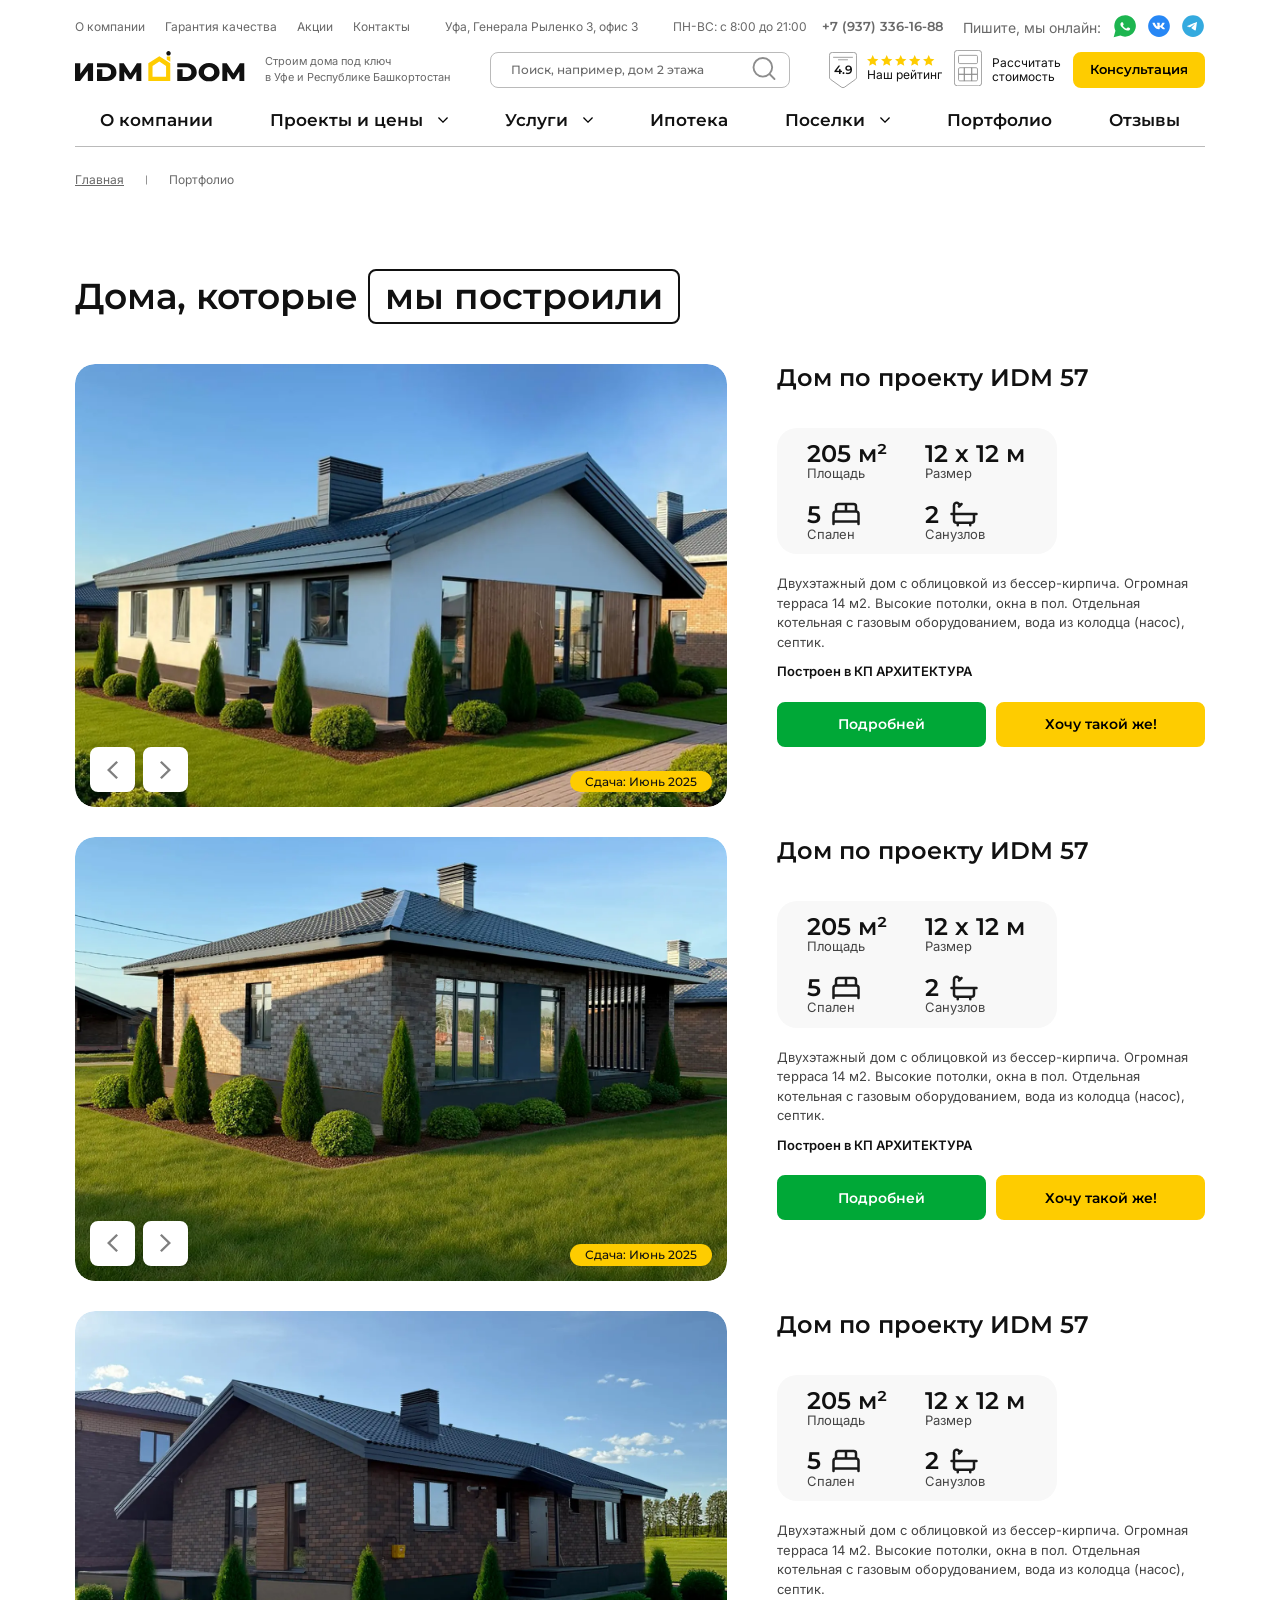
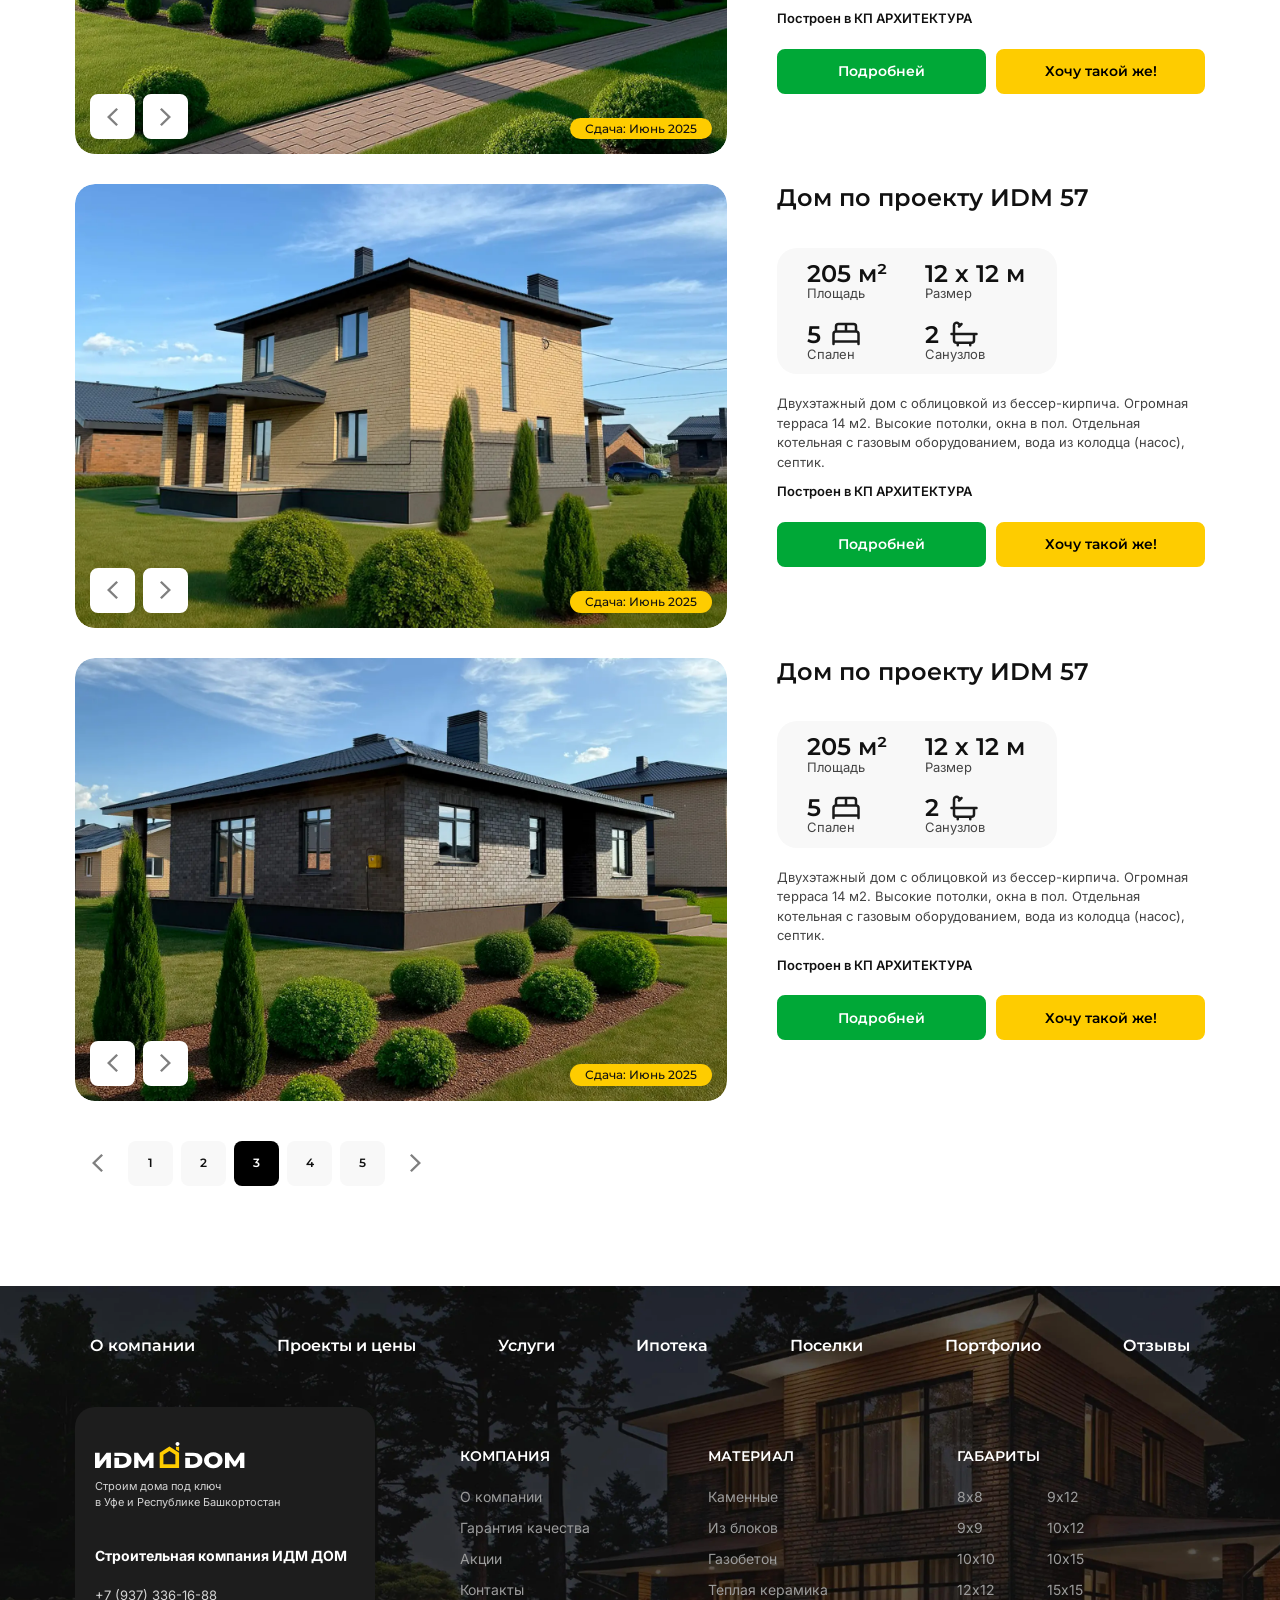
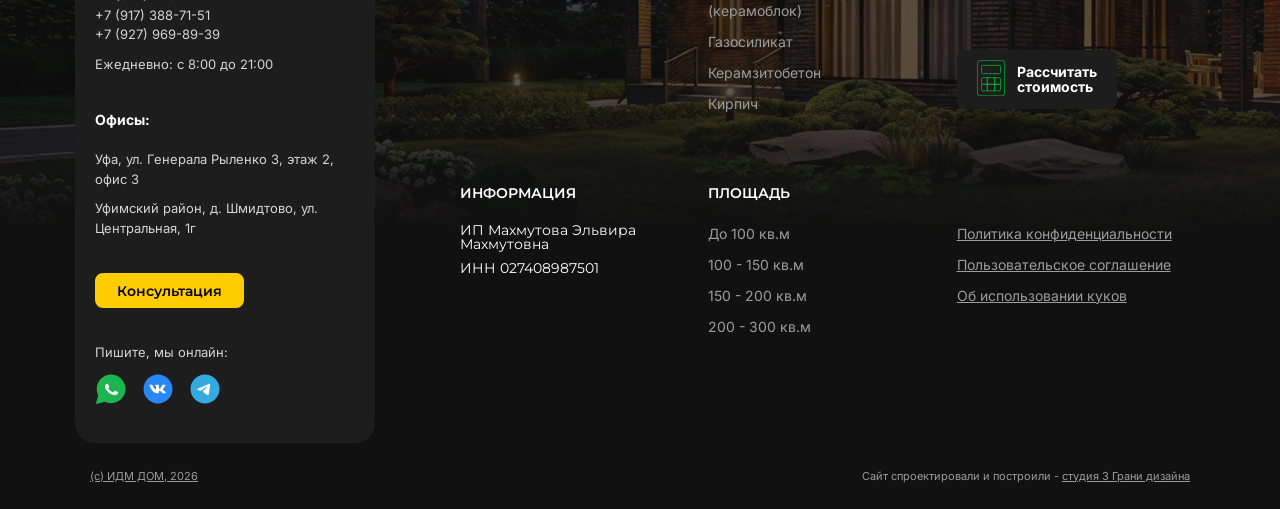
<file: portfolio.html>
<!DOCTYPE html>
<html lang="en">

<head>
	<meta charset="UTF-8">
	<meta name="viewport" content="width=device-width, initial-scale=1.0">
	<meta name="keywords" content="">
	<link rel="stylesheet" href="css/libs.min.css">
	<link rel="stylesheet" href="css/style.min.css">
	<script src="https://api-maps.yandex.ru/2.1/?lang=ru_RU&apikey=9133eb49-3a97-4b2d-90be-6b80a97a5036" type="text/javascript"></script>
	<title>Портфолио</title>
</head>


<body>
	<div class="wrapper">
		<header class="header">
    <div class="container">
        <div class="header__inner">
            <div class="header-top">
                <ul class="header__list">
                    <li><a href="">О компании</a></li>
                    <li><a href="">Гарантия качества</a></li>
                    <li><a href="">Акции</a></li>
                    <li><a href="">Контакты</a></li>
                </ul>
                <div class="header__location">
                    Уфа, Генерала Рыленко 3, офис 3
                </div>
                <div class="header__group">
                    <div class="header__subgroup">
                        <div class="header__schedule">ПН-ВС: с 8:00 до 21:00</div>
                        <a class="header__phone" href="tel:+79373361688">+7 (937) 336-16-88</a>
                    </div>
                    <div class="header__subgroup2">
                        <div class="header__text">Пишите, мы онлайн:</div>
                        <div class="header__socials">
                            <a class="header__social" href="">
                                <svg width="32" height="32" viewBox="0 0 32 32" fill="none" xmlns="http://www.w3.org/2000/svg">
                                    <g clip-path="url(#clip0_971_19864)">
                                        <path class="path1" d="M17.0508 1.53027C20.502 1.753 23.758 3.20818 26.2207 5.63086C28.6835 8.05384 30.1876 11.2821 30.4561 14.7227C30.7245 18.1633 29.7394 21.5846 27.6816 24.3584C25.624 27.1321 22.6323 29.0724 19.2568 29.8242C16.0793 30.5319 12.7612 30.1414 9.84277 28.7285L3.38574 30.4492L0.875977 31.1182L1.55176 28.6094L3.26465 22.248C1.81522 19.3599 1.38348 16.0616 2.05176 12.8887C2.76313 9.51147 4.67236 6.50387 7.42773 4.41797C10.1829 2.33225 13.5996 1.3076 17.0508 1.53027Z" fill="#1DB550" stroke="#A6F6C1" stroke-width="3"/>
                                        <path fill-rule="evenodd" clip-rule="evenodd" d="M21.3547 18.3285C21.0895 18.1286 20.779 17.988 20.4469 17.9172C20.1147 17.8465 19.7696 17.8475 19.438 17.9202C18.9396 18.1136 18.6176 18.8442 18.2956 19.2096C18.2277 19.2971 18.1279 19.3586 18.015 19.3823C17.9021 19.406 17.7838 19.3905 17.6822 19.3385C15.8578 18.6708 14.3285 17.4465 13.3428 15.8643C13.2587 15.7656 13.2189 15.6402 13.2318 15.5146C13.2447 15.389 13.3092 15.273 13.4118 15.1909C13.7709 14.8588 14.0346 14.4473 14.1785 13.9947C14.2104 13.4954 14.088 12.9981 13.8258 12.562C13.6231 11.9507 13.2373 11.4063 12.7141 10.9933C12.4442 10.8799 12.145 10.8418 11.8525 10.8838C11.56 10.9257 11.2868 11.0458 11.0657 11.2296C10.682 11.539 10.3774 11.9248 10.1743 12.3587C9.97133 12.7926 9.87508 13.2635 9.89267 13.7368C9.89385 14.0026 9.9299 14.2672 10 14.5248C10.178 15.1436 10.4518 15.7348 10.8127 16.2798C11.0731 16.6972 11.3571 17.1013 11.6637 17.4904C12.6601 18.7683 13.9125 19.8533 15.3515 20.6852C16.0736 21.1079 16.8454 21.4516 17.6516 21.7095C18.489 22.0642 19.4137 22.2004 20.3273 22.1035C20.8479 22.0299 21.3411 21.8379 21.7636 21.5443C22.186 21.2508 22.5248 20.8648 22.7501 20.4202C22.8824 20.1516 22.9226 19.8513 22.8651 19.5606C22.7271 18.966 21.876 18.615 21.3547 18.3285Z" fill="white"/>
                                    </g>
                                    <defs>
                                        <clipPath id="clip0_971_19864">
                                            <rect width="32" height="32" fill="white"/>
                                        </clipPath>
                                    </defs>
                                </svg>
                            </a>
                            <a class="header__social" href="">
                                <svg width="32" height="32" viewBox="0 0 32 32" fill="none" xmlns="http://www.w3.org/2000/svg">
                                    <g clip-path="url(#clip0_971_19867)">
                                        <path class="path1" d="M16 1.5C24.0081 1.5 30.5 7.99188 30.5 16C30.5 24.0081 24.0081 30.5 16 30.5C7.99188 30.5 1.5 24.0081 1.5 16C1.5 7.99188 7.99188 1.5 16 1.5Z" fill="#2787F5" stroke="#A7E5FF" stroke-width="3"/>
                                        <path fill-rule="evenodd" clip-rule="evenodd" d="M23.4247 12.2548C23.5392 11.9165 23.4247 11.668 22.88 11.668H21.0785C20.6205 11.668 20.4093 11.8827 20.2948 12.1195C20.2948 12.1195 19.3787 14.0984 18.0809 15.3838C17.661 15.7559 17.4701 15.8743 17.2411 15.8743C17.1266 15.8743 16.9609 15.7559 16.9609 15.4177V12.2548C16.9609 11.8489 16.8279 11.668 16.4462 11.668H13.6153C13.3291 11.668 13.1569 11.8564 13.1569 12.0349C13.1569 12.4197 13.8058 12.5085 13.8727 13.591V15.942C13.8727 16.4574 13.7676 16.5509 13.5386 16.5509C12.9279 16.5509 11.4424 14.5631 10.5613 12.2886C10.3886 11.8465 10.2154 11.668 9.75505 11.668H7.95359C7.43888 11.668 7.33594 11.8827 7.33594 12.1195C7.33594 12.5423 7.94667 14.6396 10.1796 17.4135C11.6682 19.3078 13.7656 20.3346 15.6741 20.3346C16.8192 20.3346 16.9609 20.1066 16.9609 19.7137V18.282C16.9609 17.8259 17.0694 17.7348 17.432 17.7348C17.6992 17.7348 18.1572 17.8532 19.226 18.7666C20.4474 19.849 20.6488 20.3346 21.3359 20.3346H23.1373C23.652 20.3346 23.9094 20.1066 23.7609 19.6565C23.5984 19.2079 23.0153 18.5571 22.2415 17.7856C21.8216 17.3458 21.1918 16.8723 21.0009 16.6354C20.7337 16.331 20.8101 16.1957 21.0009 15.9251C21.0009 15.9251 23.1957 13.1851 23.4247 12.2548Z" fill="white"/>
                                    </g>
                                    <defs>
                                        <clipPath id="clip0_971_19867">
                                            <rect width="32" height="32" fill="white"/>
                                        </clipPath>
                                    </defs>
                                </svg>
                            </a>
                            <a class="header__social" href="">
                                <svg width="32" height="32" viewBox="0 0 32 32" fill="none" xmlns="http://www.w3.org/2000/svg">
                                    <g clip-path="url(#clip0_971_19870)">
                                        <path class="path1" d="M16 1.5C24.0081 1.5 30.5 7.99188 30.5 16C30.5 24.0081 24.0081 30.5 16 30.5C7.99188 30.5 1.5 24.0081 1.5 16C1.5 7.99188 7.99188 1.5 16 1.5Z" fill="#34AADF" stroke="#BAEAFF" stroke-width="3"/>
                                        <path d="M9.00013 15.7074C9.00013 15.7074 14.7497 13.2342 16.7438 12.3633C17.5082 12.015 20.1005 10.9002 20.1005 10.9002C20.1005 10.9002 21.2969 10.4126 21.1972 11.5969C21.164 12.0846 20.8981 13.7915 20.6322 15.6378C20.2334 18.2504 19.8014 21.1068 19.8014 21.1068C19.8014 21.1068 19.7349 21.9081 19.1699 22.0474C18.6049 22.1867 17.6743 21.5597 17.5082 21.4203C17.3752 21.3159 15.0156 19.7483 14.1515 18.9819C13.9188 18.7729 13.653 18.3549 14.1847 17.8672C15.3812 16.7177 16.8102 15.2894 17.6743 14.3838C18.0732 13.9657 18.472 12.9903 16.8102 14.1747C14.4506 15.8816 12.1242 17.484 12.1242 17.484C12.1242 17.484 11.5924 17.8324 10.5954 17.5188C9.59832 17.2054 8.43511 16.7873 8.43511 16.7873C8.43511 16.7873 7.63753 16.2648 9.00013 15.7074Z" fill="white"/>
                                    </g>
                                    <defs>
                                        <clipPath id="clip0_971_19870">
                                            <rect width="32" height="32" fill="white"/>
                                        </clipPath>
                                    </defs>
                                </svg>
                            </a>
                        </div>
                    </div>
                </div>
            </div>
            <div class="header-center">
                <div class="header__group2">
                    <a class="header__logo" href="index.html">
                        <img src="img/logo.svg" alt="">
                    </a>
                    <div class="header__text2">
                        Строим дома под ключ <br> в Уфе и Республике Башкортостан
                    </div>
                </div>
                <div class="search">
                    <input class="search-input" type="search" placeholder="Поиск, например, дом 2 этажа">
                    <button class="search-btn">
                        <svg width="30" height="30" viewBox="0 0 30 30" fill="none" xmlns="http://www.w3.org/2000/svg">
                            <path d="M13.75 23.75C19.2728 23.75 23.75 19.2728 23.75 13.75C23.75 8.22715 19.2728 3.75 13.75 3.75C8.22715 3.75 3.75 8.22715 3.75 13.75C3.75 19.2728 8.22715 23.75 13.75 23.75Z" stroke="#8D8D8D" stroke-width="2" stroke-linecap="round" stroke-linejoin="round"/>
                            <path d="M26.25 26.25L20.875 20.875" stroke="#8D8D8D" stroke-width="2" stroke-linecap="round" stroke-linejoin="round"/>
                        </svg>
                    </button>
                </div>
                <div class="header__group3">
                    <div class="rating">
                        <div class="rating-group">
                            <div class="rating-icon">
                                <img src="img/rating-icon.svg" alt="">
                            </div>
                            <div class="rating-number">4.9</div>
                        </div>
                        <div class="rating-group2">
                            <div class="stars">
                                <span><img src="img/star.svg" alt=""></span>
                                <span><img src="img/star.svg" alt=""></span>
                                <span><img src="img/star.svg" alt=""></span>
                                <span><img src="img/star.svg" alt=""></span>
                                <span><img src="img/star.svg" alt=""></span>
                            </div>
                            <div class="rating-text">Наш рейтинг</div>
                        </div>
                    </div>
                    <a href="" class="calculator">
                        <span class="calculator-icon">
                            <svg width="34" height="44" viewBox="0 0 34 44" fill="none" xmlns="http://www.w3.org/2000/svg">
                                <g clip-path="url(#clip0_971_21348)">
                                    <rect x="0.5" y="0.5" width="33" height="43" rx="3.5" stroke="#8D8D8D"/>
                                    <rect x="5.5" y="6.5" width="23" height="10" rx="1.5" stroke="#8D8D8D"/>
                                    <path d="M7 21.5H12.5V29.5H5.5V23C5.5 22.1716 6.17157 21.5 7 21.5Z" stroke="#8D8D8D"/>
                                    <path d="M12.5 29.5V37.5H7C6.17157 37.5 5.5 36.8284 5.5 36V29.5H12.5Z" stroke="#8D8D8D"/>
                                    <rect x="12.5" y="21.5" width="9" height="8" stroke="#8D8D8D"/>
                                    <rect x="12.5" y="29.5" width="9" height="8" stroke="#8D8D8D"/>
                                    <path d="M27 21.5C27.8284 21.5 28.5 22.1716 28.5 23V29.5H21.5V21.5H27Z" stroke="#8D8D8D"/>
                                    <path d="M28.5 29.5V36C28.5 36.8284 27.8284 37.5 27 37.5H21.5V29.5H28.5Z" stroke="#8D8D8D"/>
                                </g>
                                <defs>
                                    <clipPath id="clip0_971_21348">
                                    <rect width="34" height="44" fill="white"/>
                                    </clipPath>
                                </defs>
                            </svg>
                        </span>
                        <span class="calculator-text">Рассчитать <br> стоимость</span>
                    </a>
                    <button class="header__btn btn btn-yellow">
                        <span>Консультация</span>
                    </button>
                </div>
            </div>
            <div class="header-bottom">
                <ul class="header__list2">
                    <li>
                        <div class="header__item">
                            <a class="header__item-show" href="">О компании</a>
                        </div>
                    </li>
                    <li>
                        <div class="header__item">
                            <div class="header__item-show">
                                <div class="header__item-title">Проекты и цены</div>
                                <div class="header__item-arrow">
                                    <svg width="10" height="6" viewBox="0 0 10 6" fill="none" xmlns="http://www.w3.org/2000/svg">
                                        <path d="M5 5.89583L0 0.895833L0.895833 0L5 4.125L9.10417 0.020833L10 0.916666L5 5.89583Z" fill="black"/>
                                    </svg>
                                </div>
                            </div>
                            <div class="header__item-hidden">
                                <div class="header__subitems">
                                    <div class="header__subitem">
                                        <div class="header__subitem-title">МАТЕРИАЛ</div>
                                        <ul class="header__subitem-list">
                                            <li><a href="">Каменные</a></li>
                                            <li><a href="">Из блоков</a></li>
                                            <li><a href="">Газобетон</a></li>
                                            <li><a href="">Теплая керамика (керамоблок)</a></li>
                                            <li><a href="">Газосиликат</a></li>
                                            <li><a href="">Керамзитобетон</a></li>
                                            <li><a href="">Кирпич</a></li>
                                        </ul>
                                    </div>
                                    <div class="header__subitem">
                                        <div class="header__subitem-group">
                                            <div class="header__subitem-title">ПЛОЩАДЬ</div>
                                            <ul class="header__subitem-list">
                                                <li><a href="">До 100 кв.м</a></li>
                                                <li><a href="">100 - 150 кв.м</a></li>
                                                <li><a href="">150 - 200 кв.м</a></li>
                                                <li><a href="">200 - 300 кв.м</a></li>
                                            </ul>
                                        </div>
                                        <div class="header__subitem-group">
                                            <div class="header__subitem-title">ЭТАЖНОСТЬ</div>
                                            <ul class="header__subitem-list">
                                                <li><a href="">Одноэтажные</a></li>
                                                <li><a href="">Двухэтажные</a></li>
                                            </ul>
                                        </div>
                                    </div>
                                    <div class="header__subitem">
                                        <div class="header__subitem-title">ГАБАРИТЫ</div>
                                        <nav class="header__subitem-nav">
                                            <ul class="header__subitem-list">
                                                <li><a href="">8х8</a></li>
                                                <li><a href="">9х9</a></li>
                                                <li><a href="">10х10</a></li>
                                                <li><a href="">12х12</a></li>
                                            </ul>
                                            <ul class="header__subitem-list">
                                                <li><a href="">9х12</a></li>
                                                <li><a href="">10х12</a></li>
                                                <li><a href="">10х15</a></li>
                                                <li><a href="">15х15</a></li>
                                            </ul>
                                        </nav>
                                    </div>
                                    <div class="header__subitem">
                                        <div class="header__subitem-title">МАТЕРИАЛ</div>
                                        <ul class="header__subitem-list">
                                            <li><a href="">С террасой</a></li>
                                            <li><a href="">С балконом</a></li>
                                            <li><a href="">Со вторым светом</a></li>
                                            <li><a href="">С сауной</a></li>
                                            <li><a href="">С баней</a></li>
                                            <li><a href="">С гаражом</a></li>
                                            <li><a href="">С панорамными окнами</a></li>
                                            <li><a href="">С котельной</a></li>
                                            <li><a href="">С подвалом</a></li>
                                        </ul>
                                    </div>
                                    <div class="header__subitem">
                                        <div class="header__subitem-title">СТИЛЬ</div>
                                        <ul class="header__subitem-list">
                                            <li><a href="">Лофт</a></li>
                                            <li><a href="">Европейский</a></li>
                                            <li><a href="">Русский</a></li>
                                            <li><a href="">Классический</a></li>
                                            <li><a href="">Фахверк</a></li>
                                            <li><a href="">Барнхаус</a></li>
                                            <li><a href="">Минимализм</a></li>
                                            <li><a href="">Модерн</a></li>
                                        </ul>
                                    </div>
                                </div>
                            </div>
                        </div>
                    </li>
                    <li>
                        <div class="header__item">
                            <div class="header__item-show">
                                <div class="header__item-title">Услуги</div>
                                <div class="header__item-arrow">
                                    <svg width="10" height="6" viewBox="0 0 10 6" fill="none" xmlns="http://www.w3.org/2000/svg">
                                        <path d="M5 5.89583L0 0.895833L0.895833 0L5 4.125L9.10417 0.020833L10 0.916666L5 5.89583Z" fill="black"/>
                                    </svg>
                                </div>
                            </div>
                            <div class="header__item-hidden">
                                <div class="header__subitems--2">
                                    <div class="header__subitem">
                                        <div class="header__subitem-title">Подготовительные этапы</div>
                                        <ul class="header__subitem-list">
                                            <li><a href="">Подбор земельного участка</a></li>
                                            <li><a href="">Проектирование</a></li>
                                        </ul>
                                    </div>
                                    <div class="header__subitem">
                                        <div class="header__subitem-title">Строительные работы</div>
                                        <ul class="header__subitem-list">
                                            <li><a href="">Фундамент</a></li>
                                            <li><a href="">Коробка</a></li>
                                            <li><a href="">Кровля</a></li>
                                            <li><a href="">Фасадные работы</a></li>
                                            <li><a href="">Отделка помещений</a></li>
                                        </ul>
                                    </div>
                                    <div class="header__subitem">
                                        <div class="header__subitem-title">Инженерные системы</div>
                                        <ul class="header__subitem-list">
                                            <li><a href="">Канализация</a></li>
                                            <li><a href="">Водоотведение</a></li>
                                            <li><a href="">Водоподготовка</a></li>
                                            <li><a href="">Электротехнические работы</a></li>
                                            <li><a href="">Вентиляция</a></li>
                                        </ul>
                                    </div>
                                    <div class="header__subitem">
                                        <div class="header__subitem-title">Благоустройство участка</div>
                                        <ul class="header__subitem-list">
                                            <li><a href="">Строительство бассейнов</a></li>
                                            <li><a href="">Строительство заборов</a></li>
                                            <li><a href="">Строительство беседок</a></li>
                                            <li><a href="">Строительство гаража</a></li>
                                            <li><a href="">Строительство терассы</a></li>
                                            <li><a href="">Ландшафтный дизайн</a></li>
                                        </ul>
                                    </div>
                                </div>
                            </div>
                        </div>
                    </li>
                    <li>
                        <div class="header__item">
                            <a class="header__item-show" href="">Ипотека</a>
                        </div>
                    </li>
                    <li>
                        <div class="header__item">
                            <div class="header__item-show">
                                <div class="header__item-title">Поселки</div>
                                <div class="header__item-arrow">
                                    <svg width="10" height="6" viewBox="0 0 10 6" fill="none" xmlns="http://www.w3.org/2000/svg">
                                        <path d="M5 5.89583L0 0.895833L0.895833 0L5 4.125L9.10417 0.020833L10 0.916666L5 5.89583Z" fill="black"/>
                                    </svg>
                                </div>
                            </div>
                            <div class="header__item-hidden">
                                <div class="header__subitems--3">
                                    <a href="" class="header__subitem2">
                                        <div class="header__subitem2-img">
                                            <img src="img/header-img.webp" alt="">
                                        </div>
                                        <div class="header__subitem2-desc">
                                            <div class="header__subitem2-title">Коттеджный поселок <br> АРХИТЕКТУРА</div>
                                            <div class="header__subitem2-text">деревня Шмидтово</div>
                                        </div>
                                    </a>
                                    <a href="" class="header__subitem2">
                                        <div class="header__subitem2-img">
                                            <img src="img/header-img2.webp" alt="">
                                        </div>
                                        <div class="header__subitem2-desc">
                                            <div class="header__subitem2-title">Коттеджный поселок <br> АРХИТЕКТУРА - 2</div>
                                            <div class="header__subitem2-text">Скоро</div>
                                        </div>
                                    </a>
                                </div>
                            </div>
                        </div>
                    </li>
                    <li>
                        <div class="header__item">
                            <a class="header__item-show" href="">Портфолио</a>
                        </div>
                    </li>
                    <li>
                        <div class="header__item">
                            <a class="header__item-show" href="">Отзывы</a>
                        </div>
                    </li>
                </ul>
            </div>
            <div class="header-mob">
                <div class="header-mob__wrap">
                    <a class="header__logo" href="index.html">
                        <img src="img/logo.svg" alt="">
                    </a>
                    <div class="header-mob__group">
                        <a class="header-mob__phone" href="+79373361688">
                            <svg width="22" height="22" viewBox="0 0 22 22" fill="none" xmlns="http://www.w3.org/2000/svg">
                                <path d="M20.8881 15.9201V18.9201C20.8892 19.1986 20.8322 19.4743 20.7206 19.7294C20.6091 19.9846 20.4454 20.2137 20.2402 20.402C20.035 20.5902 19.7927 20.7336 19.5289 20.8228C19.265 20.912 18.9855 20.9452 18.7081 20.9201C15.631 20.5857 12.6751 19.5342 10.0781 17.8501C7.66194 16.3148 5.61345 14.2663 4.07812 11.8501C2.38809 9.2413 1.33636 6.27109 1.00812 3.1801C0.983127 2.90356 1.01599 2.62486 1.10462 2.36172C1.19324 2.09859 1.33569 1.85679 1.52288 1.65172C1.71008 1.44665 1.93792 1.28281 2.19191 1.17062C2.44589 1.05843 2.72046 1.00036 2.99812 1.0001H5.99812C6.48342 0.995321 6.95391 1.16718 7.32188 1.48363C7.68985 1.80008 7.93019 2.23954 7.99812 2.7201C8.12474 3.68016 8.35957 4.62282 8.69812 5.5301C8.83266 5.88802 8.86178 6.27701 8.78202 6.65098C8.70227 7.02494 8.51698 7.36821 8.24812 7.6401L6.97812 8.9101C8.40167 11.4136 10.4746 13.4865 12.9781 14.9101L14.2481 13.6401C14.52 13.3712 14.8633 13.1859 15.2372 13.1062C15.6112 13.0264 16.0002 13.0556 16.3581 13.1901C17.2654 13.5286 18.2081 13.7635 19.1681 13.8901C19.6539 13.9586 20.0975 14.2033 20.4146 14.5776C20.7318 14.9519 20.9003 15.4297 20.8881 15.9201Z" stroke="white" stroke-width="2" stroke-linecap="round" stroke-linejoin="round"/>
                            </svg>
                        </a>
                        <div class="burger">
                            <span></span>
                            <span></span>
                            <span></span>
                        </div>
                    </div>
                </div>
                <div class="header__text2">
                    Строим дома под ключ в Уфе и Республике Башкортостан
                </div>
            </div>
            <div class="menu">
                <div class="menu__top">
                    <a class="header__logo" href="index.html">
                        <img src="img/logo.svg" alt="">
                    </a>
                    <div class="menu__group">
                        <a href="" class="menu__phone">
                            <svg width="22" height="22" viewBox="0 0 22 22" fill="none" xmlns="http://www.w3.org/2000/svg">
                                <path d="M20.8881 15.9201V18.9201C20.8892 19.1986 20.8322 19.4743 20.7206 19.7294C20.6091 19.9846 20.4454 20.2137 20.2402 20.402C20.035 20.5902 19.7927 20.7336 19.5289 20.8228C19.265 20.912 18.9855 20.9452 18.7081 20.9201C15.631 20.5857 12.6751 19.5342 10.0781 17.8501C7.66194 16.3148 5.61345 14.2663 4.07812 11.8501C2.38809 9.2413 1.33636 6.27109 1.00812 3.1801C0.983127 2.90356 1.01599 2.62486 1.10462 2.36172C1.19324 2.09859 1.33569 1.85679 1.52288 1.65172C1.71008 1.44665 1.93792 1.28281 2.19191 1.17062C2.44589 1.05843 2.72046 1.00036 2.99812 1.0001H5.99812C6.48342 0.995321 6.95391 1.16718 7.32188 1.48363C7.68985 1.80008 7.93019 2.23954 7.99812 2.7201C8.12474 3.68016 8.35957 4.62282 8.69812 5.5301C8.83266 5.88802 8.86178 6.27701 8.78202 6.65098C8.70227 7.02494 8.51698 7.36821 8.24812 7.6401L6.97812 8.9101C8.40167 11.4136 10.4746 13.4865 12.9781 14.9101L14.2481 13.6401C14.52 13.3712 14.8633 13.1859 15.2372 13.1062C15.6112 13.0264 16.0002 13.0556 16.3581 13.1901C17.2654 13.5286 18.2081 13.7635 19.1681 13.8901C19.6539 13.9586 20.0975 14.2033 20.4146 14.5776C20.7318 14.9519 20.9003 15.4297 20.8881 15.9201Z" stroke="#111111" stroke-width="2" stroke-linecap="round" stroke-linejoin="round"/>
                            </svg>
                        </a>
                        <div class="menu__close">
                            <svg width="9" height="9" viewBox="0 0 9 9" fill="none" xmlns="http://www.w3.org/2000/svg">
                                <path d="M0.673077 8.75L0 8.07692L3.70192 4.375L0 0.673077L0.673077 0L4.375 3.70192L8.07692 0L8.75 0.673077L5.04808 4.375L8.75 8.07692L8.07692 8.75L4.375 5.04808L0.673077 8.75Z" fill="#111111"/>
                            </svg>
                        </div>
                    </div>
                </div>
                <div class="search">
                    <input class="search-input" type="search" placeholder="Поиск, например, дом 2 этажа">
                    <button class="search-btn">
                        <svg width="30" height="30" viewBox="0 0 30 30" fill="none" xmlns="http://www.w3.org/2000/svg">
                            <path d="M13.75 23.75C19.2728 23.75 23.75 19.2728 23.75 13.75C23.75 8.22715 19.2728 3.75 13.75 3.75C8.22715 3.75 3.75 8.22715 3.75 13.75C3.75 19.2728 8.22715 23.75 13.75 23.75Z" stroke="#8D8D8D" stroke-width="2" stroke-linecap="round" stroke-linejoin="round"/>
                            <path d="M26.25 26.25L20.875 20.875" stroke="#8D8D8D" stroke-width="2" stroke-linecap="round" stroke-linejoin="round"/>
                        </svg>
                    </button>
                </div>
                <ul class="header__list2">
                    <li>
                        <div class="header__item">
                            <a class="header__item-show" href="">О компании</a>
                        </div>
                    </li>
                    <li>
                        <div class="header__item">
                            <div class="header__item-show item-show">
                                <div class="header__item-title">Проекты и цены</div>
                                <div class="header__item-arrow">
                                    <svg width="10" height="6" viewBox="0 0 10 6" fill="none" xmlns="http://www.w3.org/2000/svg">
                                        <path d="M5 5.89583L0 0.895833L0.895833 0L5 4.125L9.10417 0.020833L10 0.916666L5 5.89583Z" fill="black"/>
                                    </svg>
                                </div>
                            </div>
                            <div class="header__item-hidden item-hidden">
                                <div class="header__subitems">
                                    <div class="header__subitem">
                                        <div class="header__subitem-title item-show">МАТЕРИАЛ</div>
                                        <div class="item-hidden">
                                            <ul class="header__subitem-list">
                                                <li><a href="">Каменные</a></li>
                                                <li><a href="">Из блоков</a></li>
                                                <li><a href="">Газобетон</a></li>
                                                <li><a href="">Теплая керамика (керамоблок)</a></li>
                                                <li><a href="">Газосиликат</a></li>
                                                <li><a href="">Керамзитобетон</a></li>
                                                <li><a href="">Кирпич</a></li>
                                            </ul>
                                        </div>
                                    </div>
                                    <div class="header__subitem">
                                        <div class="header__subitem-group">
                                            <div class="header__subitem-title item-show">ПЛОЩАДЬ</div>
                                            <div class="item-hidden">
                                                <ul class="header__subitem-list">
                                                    <li><a href="">До 100 кв.м</a></li>
                                                    <li><a href="">100 - 150 кв.м</a></li>
                                                    <li><a href="">150 - 200 кв.м</a></li>
                                                    <li><a href="">200 - 300 кв.м</a></li>
                                                </ul>
                                            </div>
                                        </div>
                                        <div class="header__subitem-group">
                                            <div class="header__subitem-title item-show">ЭТАЖНОСТЬ</div>
                                            <div class="item-hidden">
                                                <ul class="header__subitem-list">
                                                    <li><a href="">Одноэтажные</a></li>
                                                    <li><a href="">Двухэтажные</a></li>
                                                </ul>
                                            </div>
                                        </div>
                                    </div>
                                    <div class="header__subitem">
                                        <div class="header__subitem-title item-show">ГАБАРИТЫ</div>
                                        <div class="item-hidden">
                                            <nav class="header__subitem-nav">
                                                <ul class="header__subitem-list">
                                                    <li><a href="">8х8</a></li>
                                                    <li><a href="">9х9</a></li>
                                                    <li><a href="">10х10</a></li>
                                                    <li><a href="">12х12</a></li>
                                                </ul>
                                                <ul class="header__subitem-list">
                                                    <li><a href="">9х12</a></li>
                                                    <li><a href="">10х12</a></li>
                                                    <li><a href="">10х15</a></li>
                                                    <li><a href="">15х15</a></li>
                                                </ul>
                                            </nav>
                                        </div>
                                    </div>
                                    <div class="header__subitem">
                                        <div class="header__subitem-title item-show">МАТЕРИАЛ</div>
                                        <div class="item-hidden">
                                            <ul class="header__subitem-list">
                                                <li><a href="">С террасой</a></li>
                                                <li><a href="">С балконом</a></li>
                                                <li><a href="">Со вторым светом</a></li>
                                                <li><a href="">С сауной</a></li>
                                                <li><a href="">С баней</a></li>
                                                <li><a href="">С гаражом</a></li>
                                                <li><a href="">С панорамными окнами</a></li>
                                                <li><a href="">С котельной</a></li>
                                                <li><a href="">С подвалом</a></li>
                                            </ul>
                                        </div>
                                    </div>
                                    <div class="header__subitem">
                                        <div class="header__subitem-title item-show">СТИЛЬ</div>
                                        <div class="item-hidden">
                                            <ul class="header__subitem-list">
                                                <li><a href="">Лофт</a></li>
                                                <li><a href="">Европейский</a></li>
                                                <li><a href="">Русский</a></li>
                                                <li><a href="">Классический</a></li>
                                                <li><a href="">Фахверк</a></li>
                                                <li><a href="">Барнхаус</a></li>
                                                <li><a href="">Минимализм</a></li>
                                                <li><a href="">Модерн</a></li>
                                            </ul>
                                        </div>
                                    </div>
                                </div>
                            </div>
                        </div>
                    </li>
                    <li>
                        <div class="header__item">
                            <div class="header__item-show item-show">
                                <div class="header__item-title">Услуги</div>
                                <div class="header__item-arrow">
                                    <svg width="10" height="6" viewBox="0 0 10 6" fill="none" xmlns="http://www.w3.org/2000/svg">
                                        <path d="M5 5.89583L0 0.895833L0.895833 0L5 4.125L9.10417 0.020833L10 0.916666L5 5.89583Z" fill="black"/>
                                    </svg>
                                </div>
                            </div>
                            <div class="header__item-hidden item-hidden">
                                <div class="header__subitems--2">
                                    <div class="header__subitem">
                                        <div class="header__subitem-title item-show">Подготовительные этапы</div>
                                        <div class="item-hidden">
                                            <ul class="header__subitem-list">
                                                <li><a href="">Подбор земельного участка</a></li>
                                                <li><a href="">Проектирование</a></li>
                                            </ul>
                                        </div>
                                    </div>
                                    <div class="header__subitem">
                                        <div class="header__subitem-title item-show">Строительные работы</div>
                                        <div class="item-hidden">
                                            <ul class="header__subitem-list">
                                                <li><a href="">Фундамент</a></li>
                                                <li><a href="">Коробка</a></li>
                                                <li><a href="">Кровля</a></li>
                                                <li><a href="">Фасадные работы</a></li>
                                                <li><a href="">Отделка помещений</a></li>
                                            </ul>
                                        </div>
                                    </div>
                                    <div class="header__subitem">
                                        <div class="header__subitem-title item-show">Инженерные системы</div>
                                        <div class="item-hidden">
                                            <ul class="header__subitem-list">
                                                <li><a href="">Канализация</a></li>
                                                <li><a href="">Водоотведение</a></li>
                                                <li><a href="">Водоподготовка</a></li>
                                                <li><a href="">Электротехнические работы</a></li>
                                                <li><a href="">Вентиляция</a></li>
                                            </ul>
                                        </div>
                                    </div>
                                    <div class="header__subitem">
                                        <div class="header__subitem-title item-show">Благоустройство участка</div>
                                        <div class="item-hidden">
                                            <ul class="header__subitem-list">
                                                <li><a href="">Строительство бассейнов</a></li>
                                                <li><a href="">Строительство заборов</a></li>
                                                <li><a href="">Строительство беседок</a></li>
                                                <li><a href="">Строительство гаража</a></li>
                                                <li><a href="">Строительство терассы</a></li>
                                                <li><a href="">Ландшафтный дизайн</a></li>
                                            </ul>
                                        </div>
                                    </div>
                                </div>
                            </div>
                        </div>
                    </li>
                    <li>
                        <div class="header__item">
                            <a class="header__item-show" href="">Ипотека</a>
                        </div>
                    </li>
                    <li>
                        <div class="header__item">
                            <div class="header__item-show item-show">
                                <div class="header__item-title">Поселки</div>
                                <div class="header__item-arrow">
                                    <svg width="10" height="6" viewBox="0 0 10 6" fill="none" xmlns="http://www.w3.org/2000/svg">
                                        <path d="M5 5.89583L0 0.895833L0.895833 0L5 4.125L9.10417 0.020833L10 0.916666L5 5.89583Z" fill="black"/>
                                    </svg>
                                </div>
                            </div>
                            <div class="header__item-hidden item-hidden">
                                <div class="header__subitems--3">
                                    <a href="" class="header__subitem2">
                                        <div class="header__subitem2-img">
                                            <img src="img/header-img.webp" alt="">
                                        </div>
                                        <div class="header__subitem2-desc">
                                            <div class="header__subitem2-title">Коттеджный поселок <br> АРХИТЕКТУРА</div>
                                            <div class="header__subitem2-text">деревня Шмидтово</div>
                                        </div>
                                    </a>
                                    <a href="" class="header__subitem2">
                                        <div class="header__subitem2-img">
                                            <img src="img/header-img2.webp" alt="">
                                        </div>
                                        <div class="header__subitem2-desc">
                                            <div class="header__subitem2-title">Коттеджный поселок <br> АРХИТЕКТУРА - 2</div>
                                            <div class="header__subitem2-text">Скоро</div>
                                        </div>
                                    </a>
                                </div>
                            </div>
                        </div>
                    </li>
                    <li>
                        <div class="header__item">
                            <a class="header__item-show" href="">Портфолио</a>
                        </div>
                    </li>
                    <li>
                        <div class="header__item">
                            <a class="header__item-show" href="">Отзывы</a>
                        </div>
                    </li>
                </ul>
                <div class="header__socials">
                    <a class="header__social" href="">
                        <svg width="32" height="32" viewBox="0 0 32 32" fill="none" xmlns="http://www.w3.org/2000/svg">
                            <g clip-path="url(#clip0_971_19864)">
                                <path class="path1" d="M17.0508 1.53027C20.502 1.753 23.758 3.20818 26.2207 5.63086C28.6835 8.05384 30.1876 11.2821 30.4561 14.7227C30.7245 18.1633 29.7394 21.5846 27.6816 24.3584C25.624 27.1321 22.6323 29.0724 19.2568 29.8242C16.0793 30.5319 12.7612 30.1414 9.84277 28.7285L3.38574 30.4492L0.875977 31.1182L1.55176 28.6094L3.26465 22.248C1.81522 19.3599 1.38348 16.0616 2.05176 12.8887C2.76313 9.51147 4.67236 6.50387 7.42773 4.41797C10.1829 2.33225 13.5996 1.3076 17.0508 1.53027Z" fill="#1DB550" stroke="#A6F6C1" stroke-width="3"/>
                                <path fill-rule="evenodd" clip-rule="evenodd" d="M21.3547 18.3285C21.0895 18.1286 20.779 17.988 20.4469 17.9172C20.1147 17.8465 19.7696 17.8475 19.438 17.9202C18.9396 18.1136 18.6176 18.8442 18.2956 19.2096C18.2277 19.2971 18.1279 19.3586 18.015 19.3823C17.9021 19.406 17.7838 19.3905 17.6822 19.3385C15.8578 18.6708 14.3285 17.4465 13.3428 15.8643C13.2587 15.7656 13.2189 15.6402 13.2318 15.5146C13.2447 15.389 13.3092 15.273 13.4118 15.1909C13.7709 14.8588 14.0346 14.4473 14.1785 13.9947C14.2104 13.4954 14.088 12.9981 13.8258 12.562C13.6231 11.9507 13.2373 11.4063 12.7141 10.9933C12.4442 10.8799 12.145 10.8418 11.8525 10.8838C11.56 10.9257 11.2868 11.0458 11.0657 11.2296C10.682 11.539 10.3774 11.9248 10.1743 12.3587C9.97133 12.7926 9.87508 13.2635 9.89267 13.7368C9.89385 14.0026 9.9299 14.2672 10 14.5248C10.178 15.1436 10.4518 15.7348 10.8127 16.2798C11.0731 16.6972 11.3571 17.1013 11.6637 17.4904C12.6601 18.7683 13.9125 19.8533 15.3515 20.6852C16.0736 21.1079 16.8454 21.4516 17.6516 21.7095C18.489 22.0642 19.4137 22.2004 20.3273 22.1035C20.8479 22.0299 21.3411 21.8379 21.7636 21.5443C22.186 21.2508 22.5248 20.8648 22.7501 20.4202C22.8824 20.1516 22.9226 19.8513 22.8651 19.5606C22.7271 18.966 21.876 18.615 21.3547 18.3285Z" fill="white"/>
                            </g>
                            <defs>
                                <clipPath id="clip0_971_19864">
                                    <rect width="32" height="32" fill="white"/>
                                </clipPath>
                            </defs>
                        </svg>
                    </a>
                    <a class="header__social" href="">
                        <svg width="32" height="32" viewBox="0 0 32 32" fill="none" xmlns="http://www.w3.org/2000/svg">
                            <g clip-path="url(#clip0_971_19867)">
                                <path class="path1" d="M16 1.5C24.0081 1.5 30.5 7.99188 30.5 16C30.5 24.0081 24.0081 30.5 16 30.5C7.99188 30.5 1.5 24.0081 1.5 16C1.5 7.99188 7.99188 1.5 16 1.5Z" fill="#2787F5" stroke="#A7E5FF" stroke-width="3"/>
                                <path fill-rule="evenodd" clip-rule="evenodd" d="M23.4247 12.2548C23.5392 11.9165 23.4247 11.668 22.88 11.668H21.0785C20.6205 11.668 20.4093 11.8827 20.2948 12.1195C20.2948 12.1195 19.3787 14.0984 18.0809 15.3838C17.661 15.7559 17.4701 15.8743 17.2411 15.8743C17.1266 15.8743 16.9609 15.7559 16.9609 15.4177V12.2548C16.9609 11.8489 16.8279 11.668 16.4462 11.668H13.6153C13.3291 11.668 13.1569 11.8564 13.1569 12.0349C13.1569 12.4197 13.8058 12.5085 13.8727 13.591V15.942C13.8727 16.4574 13.7676 16.5509 13.5386 16.5509C12.9279 16.5509 11.4424 14.5631 10.5613 12.2886C10.3886 11.8465 10.2154 11.668 9.75505 11.668H7.95359C7.43888 11.668 7.33594 11.8827 7.33594 12.1195C7.33594 12.5423 7.94667 14.6396 10.1796 17.4135C11.6682 19.3078 13.7656 20.3346 15.6741 20.3346C16.8192 20.3346 16.9609 20.1066 16.9609 19.7137V18.282C16.9609 17.8259 17.0694 17.7348 17.432 17.7348C17.6992 17.7348 18.1572 17.8532 19.226 18.7666C20.4474 19.849 20.6488 20.3346 21.3359 20.3346H23.1373C23.652 20.3346 23.9094 20.1066 23.7609 19.6565C23.5984 19.2079 23.0153 18.5571 22.2415 17.7856C21.8216 17.3458 21.1918 16.8723 21.0009 16.6354C20.7337 16.331 20.8101 16.1957 21.0009 15.9251C21.0009 15.9251 23.1957 13.1851 23.4247 12.2548Z" fill="white"/>
                            </g>
                            <defs>
                                <clipPath id="clip0_971_19867">
                                    <rect width="32" height="32" fill="white"/>
                                </clipPath>
                            </defs>
                        </svg>
                    </a>
                    <a class="header__social" href="">
                        <svg width="32" height="32" viewBox="0 0 32 32" fill="none" xmlns="http://www.w3.org/2000/svg">
                            <g clip-path="url(#clip0_971_19870)">
                                <path class="path1" d="M16 1.5C24.0081 1.5 30.5 7.99188 30.5 16C30.5 24.0081 24.0081 30.5 16 30.5C7.99188 30.5 1.5 24.0081 1.5 16C1.5 7.99188 7.99188 1.5 16 1.5Z" fill="#34AADF" stroke="#BAEAFF" stroke-width="3"/>
                                <path d="M9.00013 15.7074C9.00013 15.7074 14.7497 13.2342 16.7438 12.3633C17.5082 12.015 20.1005 10.9002 20.1005 10.9002C20.1005 10.9002 21.2969 10.4126 21.1972 11.5969C21.164 12.0846 20.8981 13.7915 20.6322 15.6378C20.2334 18.2504 19.8014 21.1068 19.8014 21.1068C19.8014 21.1068 19.7349 21.9081 19.1699 22.0474C18.6049 22.1867 17.6743 21.5597 17.5082 21.4203C17.3752 21.3159 15.0156 19.7483 14.1515 18.9819C13.9188 18.7729 13.653 18.3549 14.1847 17.8672C15.3812 16.7177 16.8102 15.2894 17.6743 14.3838C18.0732 13.9657 18.472 12.9903 16.8102 14.1747C14.4506 15.8816 12.1242 17.484 12.1242 17.484C12.1242 17.484 11.5924 17.8324 10.5954 17.5188C9.59832 17.2054 8.43511 16.7873 8.43511 16.7873C8.43511 16.7873 7.63753 16.2648 9.00013 15.7074Z" fill="white"/>
                            </g>
                            <defs>
                                <clipPath id="clip0_971_19870">
                                    <rect width="32" height="32" fill="white"/>
                                </clipPath>
                            </defs>
                        </svg>
                    </a>
                </div>
                <button class="header__btn btn btn-yellow">
                    <span>Консультация</span>
                </button>
                <div class="menu__group2">
                    <div class="rating">
                        <div class="rating-group">
                            <div class="rating-icon">
                                <img src="img/rating-icon.svg" alt="">
                            </div>
                            <div class="rating-number">4.9</div>
                        </div>
                        <div class="rating-group2">
                            <div class="stars">
                                <span><img src="img/star.svg" alt=""></span>
                                <span><img src="img/star.svg" alt=""></span>
                                <span><img src="img/star.svg" alt=""></span>
                                <span><img src="img/star.svg" alt=""></span>
                                <span><img src="img/star.svg" alt=""></span>
                            </div>
                            <div class="rating-text">Наш рейтинг</div>
                        </div>
                    </div>
                    <a href="" class="calculator">
                        <span class="calculator-icon">
                            <svg width="34" height="44" viewBox="0 0 34 44" fill="none" xmlns="http://www.w3.org/2000/svg">
                                <g clip-path="url(#clip0_971_21348)">
                                    <rect x="0.5" y="0.5" width="33" height="43" rx="3.5" stroke="#8D8D8D"></rect>
                                    <rect x="5.5" y="6.5" width="23" height="10" rx="1.5" stroke="#8D8D8D"></rect>
                                    <path d="M7 21.5H12.5V29.5H5.5V23C5.5 22.1716 6.17157 21.5 7 21.5Z" stroke="#8D8D8D"></path>
                                    <path d="M12.5 29.5V37.5H7C6.17157 37.5 5.5 36.8284 5.5 36V29.5H12.5Z" stroke="#8D8D8D"></path>
                                    <rect x="12.5" y="21.5" width="9" height="8" stroke="#8D8D8D"></rect>
                                    <rect x="12.5" y="29.5" width="9" height="8" stroke="#8D8D8D"></rect>
                                    <path d="M27 21.5C27.8284 21.5 28.5 22.1716 28.5 23V29.5H21.5V21.5H27Z" stroke="#8D8D8D"></path>
                                    <path d="M28.5 29.5V36C28.5 36.8284 27.8284 37.5 27 37.5H21.5V29.5H28.5Z" stroke="#8D8D8D"></path>
                                </g>
                                <defs>
                                    <clipPath id="clip0_971_21348">
                                    <rect width="34" height="44" fill="white"></rect>
                                    </clipPath>
                                </defs>
                            </svg>
                        </span>
                        <span class="calculator-text">Рассчитать <br> стоимость</span>
                    </a>
                </div>
                <ul class="header__list">
                    <li><a href="">О компании</a></li>
                    <li><a href="">Гарантия качества</a></li>
                    <li><a href="">Акции</a></li>
                    <li><a href="">Контакты</a></li>
                </ul>
                <a class="header__phone" href="tel:+79373361688">+7 (937) 336-16-88</a>
                <div class="header__location">
                    Уфа, Генерала Рыленко 3, офис 3
                </div>
                <div class="header__schedule">ПН-ВС: с 8:00 до 21:00</div>
            </div>
            <div class="menu-bg"></div>
        </div>
    </div>
</header>
		<main class="content">
			<section class="breadcrumbs">
				<div class="container">
					<div class="breadcrumbs__items">
						<a href="index.html" class="breadcrumbs__item">Главная</a>
						<span class="breadcrumbs__item breadcrumbs__item--active">Портфолио</span>
					</div>
				</div>
			</section>
			<section class="portfolio projects2">
				<div class="container">
					<div class="portfolio__inner">
						<div class="portfolio__title h2">Дома, которые <span class="outline-text">мы построили</span></div>
						<div class="portfolio__cards">
							<div class="projects2__wrap">
								<div class="project-card">
									<div class="project-card__top">
										<div class="project-card__slider">
											<div class="swiper mySwiper">
												<div class="swiper-wrapper">
													<a href="" class="swiper-slide">
														<img src="img/project-img.webp" alt="">
													</a>
													<a href="" class="swiper-slide">
														<img src="img/project-img7.webp" alt="">
													</a>
													<a href="" class="swiper-slide">
														<img src="img/project-img8.webp" alt="">
													</a>
												</div>
												<div class="project-card__slider-nav">
													<div class="swiper-button-prev">
														<svg width="11" height="18" viewBox="0 0 11 18" fill="none" xmlns="http://www.w3.org/2000/svg">
															<path opacity="0.5" d="M-3.93402e-07 9L9.32862 -7.30582e-08L11 1.6125L3.30389 9L10.9611 16.3875L9.28975 18L-3.93402e-07 9Z" fill="black"></path>
														</svg>
													</div>
													<div class="swiper-button-next">
														<svg width="11" height="18" viewBox="0 0 11 18" fill="none" xmlns="http://www.w3.org/2000/svg">
															<path opacity="0.5" d="M11 9L1.67138 -7.30582e-08L7.04846e-08 1.6125L7.69611 9L0.0388694 16.3875L1.71025 18L11 9Z" fill="black"></path>
														</svg>
													</div>
												</div>
												<div class="project-card__info">Сдача: Июнь 2025</div>
											</div>
										</div>
									</div>
								</div>
								<div class="projects2__desc">
									<div class="projects2__subtitle text32">Дом по проекту  ИDM 57</div>
									<div class="project-card__items">
										<div class="project-card__item">
											<div class="project-card__item-title">205 м²</div>
											<div class="project-card__item-text">Площадь</div>
										</div>
										<div class="project-card__item">
											<div class="project-card__item-title">12 х 12 м</div>
											<div class="project-card__item-text">Размер</div>
										</div>
										<div class="project-card__item">
											<div class="project-card__item-title">5 <span><img src="img/project-icon.svg" alt=""></span></div>
											<div class="project-card__item-text">Спален</div>
										</div>
										<div class="project-card__item">
											<div class="project-card__item-title">2 <span><img src="img/project-icon2.svg" alt=""></span></div>
											<div class="project-card__item-text">Санузлов</div>
										</div>
									</div>
									<div class="projects2__text">Двухэтажный дом с облицовкой из бессер-кирпича. Огромная терраса 14 м2. Высокие потолки, окна в пол. Отдельная котельная с газовым оборудованием, вода из колодца (насос), септик.</div>
									<div class="projects2__text2">Построен в КП АРХИТЕКТУРА</div>
									<div class="projects2__btns">
										<button class="projects2__btn btn btn-green">
											<span>Подробней</span>
										</button>
										<button class="projects2__btn btn btn-yellow">
											<span>Хочу такой же!</span>
										</button>
									</div>
								</div>
							</div>
							<div class="projects2__wrap">
								<div class="project-card">
									<div class="project-card__top">
										<div class="project-card__slider">
											<div class="swiper mySwiper">
												<div class="swiper-wrapper">
													<a href="" class="swiper-slide">
														<img src="img/project-img7.webp" alt="">
													</a>
													<a href="" class="swiper-slide">
														<img src="img/project-img8.webp" alt="">
													</a>
													<a href="" class="swiper-slide">
														<img src="img/project-img9.webp" alt="">
													</a>
												</div>
												<div class="project-card__slider-nav">
													<div class="swiper-button-prev">
														<svg width="11" height="18" viewBox="0 0 11 18" fill="none" xmlns="http://www.w3.org/2000/svg">
															<path opacity="0.5" d="M-3.93402e-07 9L9.32862 -7.30582e-08L11 1.6125L3.30389 9L10.9611 16.3875L9.28975 18L-3.93402e-07 9Z" fill="black"></path>
														</svg>
													</div>
													<div class="swiper-button-next">
														<svg width="11" height="18" viewBox="0 0 11 18" fill="none" xmlns="http://www.w3.org/2000/svg">
															<path opacity="0.5" d="M11 9L1.67138 -7.30582e-08L7.04846e-08 1.6125L7.69611 9L0.0388694 16.3875L1.71025 18L11 9Z" fill="black"></path>
														</svg>
													</div>
												</div>
												<div class="project-card__info">Сдача: Июнь 2025</div>
											</div>
										</div>
									</div>
								</div>
								<div class="projects2__desc">
									<div class="projects2__subtitle text32">Дом по проекту  ИDM 57</div>
									<div class="project-card__items">
										<div class="project-card__item">
											<div class="project-card__item-title">205 м²</div>
											<div class="project-card__item-text">Площадь</div>
										</div>
										<div class="project-card__item">
											<div class="project-card__item-title">12 х 12 м</div>
											<div class="project-card__item-text">Размер</div>
										</div>
										<div class="project-card__item">
											<div class="project-card__item-title">5 <span><img src="img/project-icon.svg" alt=""></span></div>
											<div class="project-card__item-text">Спален</div>
										</div>
										<div class="project-card__item">
											<div class="project-card__item-title">2 <span><img src="img/project-icon2.svg" alt=""></span></div>
											<div class="project-card__item-text">Санузлов</div>
										</div>
									</div>
									<div class="projects2__text">Двухэтажный дом с облицовкой из бессер-кирпича. Огромная терраса 14 м2. Высокие потолки, окна в пол. Отдельная котельная с газовым оборудованием, вода из колодца (насос), септик.</div>
									<div class="projects2__text2">Построен в КП АРХИТЕКТУРА</div>
									<div class="projects2__btns">
										<button class="projects2__btn btn btn-green">
											<span>Подробней</span>
										</button>
										<button class="projects2__btn btn btn-yellow">
											<span>Хочу такой же!</span>
										</button>
									</div>
								</div>
							</div>
							<div class="projects2__wrap">
								<div class="project-card">
									<div class="project-card__top">
										<div class="project-card__slider">
											<div class="swiper mySwiper">
												<div class="swiper-wrapper">
													<a href="" class="swiper-slide">
														<img src="img/project-img8.webp" alt="">
													</a>
													<a href="" class="swiper-slide">
														<img src="img/project-img9.webp" alt="">
													</a>
													<a href="" class="swiper-slide">
														<img src="img/project-img10.webp" alt="">
													</a>
												</div>
												<div class="project-card__slider-nav">
													<div class="swiper-button-prev">
														<svg width="11" height="18" viewBox="0 0 11 18" fill="none" xmlns="http://www.w3.org/2000/svg">
															<path opacity="0.5" d="M-3.93402e-07 9L9.32862 -7.30582e-08L11 1.6125L3.30389 9L10.9611 16.3875L9.28975 18L-3.93402e-07 9Z" fill="black"></path>
														</svg>
													</div>
													<div class="swiper-button-next">
														<svg width="11" height="18" viewBox="0 0 11 18" fill="none" xmlns="http://www.w3.org/2000/svg">
															<path opacity="0.5" d="M11 9L1.67138 -7.30582e-08L7.04846e-08 1.6125L7.69611 9L0.0388694 16.3875L1.71025 18L11 9Z" fill="black"></path>
														</svg>
													</div>
												</div>
												<div class="project-card__info">Сдача: Июнь 2025</div>
											</div>
										</div>
									</div>
								</div>
								<div class="projects2__desc">
									<div class="projects2__subtitle text32">Дом по проекту  ИDM 57</div>
									<div class="project-card__items">
										<div class="project-card__item">
											<div class="project-card__item-title">205 м²</div>
											<div class="project-card__item-text">Площадь</div>
										</div>
										<div class="project-card__item">
											<div class="project-card__item-title">12 х 12 м</div>
											<div class="project-card__item-text">Размер</div>
										</div>
										<div class="project-card__item">
											<div class="project-card__item-title">5 <span><img src="img/project-icon.svg" alt=""></span></div>
											<div class="project-card__item-text">Спален</div>
										</div>
										<div class="project-card__item">
											<div class="project-card__item-title">2 <span><img src="img/project-icon2.svg" alt=""></span></div>
											<div class="project-card__item-text">Санузлов</div>
										</div>
									</div>
									<div class="projects2__text">Двухэтажный дом с облицовкой из бессер-кирпича. Огромная терраса 14 м2. Высокие потолки, окна в пол. Отдельная котельная с газовым оборудованием, вода из колодца (насос), септик.</div>
									<div class="projects2__text2">Построен в КП АРХИТЕКТУРА</div>
									<div class="projects2__btns">
										<button class="projects2__btn btn btn-green">
											<span>Подробней</span>
										</button>
										<button class="projects2__btn btn btn-yellow">
											<span>Хочу такой же!</span>
										</button>
									</div>
								</div>
							</div>
							<div class="projects2__wrap">
								<div class="project-card">
									<div class="project-card__top">
										<div class="project-card__slider">
											<div class="swiper mySwiper">
												<div class="swiper-wrapper">
													<a href="" class="swiper-slide">
														<img src="img/project-img9.webp" alt="">
													</a>
													<a href="" class="swiper-slide">
														<img src="img/project-img10.webp" alt="">
													</a>
													<a href="" class="swiper-slide">
														<img src="img/project-img.webp" alt="">
													</a>
												</div>
												<div class="project-card__slider-nav">
													<div class="swiper-button-prev">
														<svg width="11" height="18" viewBox="0 0 11 18" fill="none" xmlns="http://www.w3.org/2000/svg">
															<path opacity="0.5" d="M-3.93402e-07 9L9.32862 -7.30582e-08L11 1.6125L3.30389 9L10.9611 16.3875L9.28975 18L-3.93402e-07 9Z" fill="black"></path>
														</svg>
													</div>
													<div class="swiper-button-next">
														<svg width="11" height="18" viewBox="0 0 11 18" fill="none" xmlns="http://www.w3.org/2000/svg">
															<path opacity="0.5" d="M11 9L1.67138 -7.30582e-08L7.04846e-08 1.6125L7.69611 9L0.0388694 16.3875L1.71025 18L11 9Z" fill="black"></path>
														</svg>
													</div>
												</div>
												<div class="project-card__info">Сдача: Июнь 2025</div>
											</div>
										</div>
									</div>
								</div>
								<div class="projects2__desc">
									<div class="projects2__subtitle text32">Дом по проекту  ИDM 57</div>
									<div class="project-card__items">
										<div class="project-card__item">
											<div class="project-card__item-title">205 м²</div>
											<div class="project-card__item-text">Площадь</div>
										</div>
										<div class="project-card__item">
											<div class="project-card__item-title">12 х 12 м</div>
											<div class="project-card__item-text">Размер</div>
										</div>
										<div class="project-card__item">
											<div class="project-card__item-title">5 <span><img src="img/project-icon.svg" alt=""></span></div>
											<div class="project-card__item-text">Спален</div>
										</div>
										<div class="project-card__item">
											<div class="project-card__item-title">2 <span><img src="img/project-icon2.svg" alt=""></span></div>
											<div class="project-card__item-text">Санузлов</div>
										</div>
									</div>
									<div class="projects2__text">Двухэтажный дом с облицовкой из бессер-кирпича. Огромная терраса 14 м2. Высокие потолки, окна в пол. Отдельная котельная с газовым оборудованием, вода из колодца (насос), септик.</div>
									<div class="projects2__text2">Построен в КП АРХИТЕКТУРА</div>
									<div class="projects2__btns">
										<button class="projects2__btn btn btn-green">
											<span>Подробней</span>
										</button>
										<button class="projects2__btn btn btn-yellow">
											<span>Хочу такой же!</span>
										</button>
									</div>
								</div>
							</div>
							<div class="projects2__wrap">
								<div class="project-card">
									<div class="project-card__top">
										<div class="project-card__slider">
											<div class="swiper mySwiper">
												<div class="swiper-wrapper">
													<a href="" class="swiper-slide">
														<img src="img/project-img10.webp" alt="">
													</a>
													<a href="" class="swiper-slide">
														<img src="img/project-img.webp" alt="">
													</a>
													<a href="" class="swiper-slide">
														<img src="img/project-img7.webp" alt="">
													</a>
												</div>
												<div class="project-card__slider-nav">
													<div class="swiper-button-prev">
														<svg width="11" height="18" viewBox="0 0 11 18" fill="none" xmlns="http://www.w3.org/2000/svg">
															<path opacity="0.5" d="M-3.93402e-07 9L9.32862 -7.30582e-08L11 1.6125L3.30389 9L10.9611 16.3875L9.28975 18L-3.93402e-07 9Z" fill="black"></path>
														</svg>
													</div>
													<div class="swiper-button-next">
														<svg width="11" height="18" viewBox="0 0 11 18" fill="none" xmlns="http://www.w3.org/2000/svg">
															<path opacity="0.5" d="M11 9L1.67138 -7.30582e-08L7.04846e-08 1.6125L7.69611 9L0.0388694 16.3875L1.71025 18L11 9Z" fill="black"></path>
														</svg>
													</div>
												</div>
												<div class="project-card__info">Сдача: Июнь 2025</div>
											</div>
										</div>
									</div>
								</div>
								<div class="projects2__desc">
									<div class="projects2__subtitle text32">Дом по проекту  ИDM 57</div>
									<div class="project-card__items">
										<div class="project-card__item">
											<div class="project-card__item-title">205 м²</div>
											<div class="project-card__item-text">Площадь</div>
										</div>
										<div class="project-card__item">
											<div class="project-card__item-title">12 х 12 м</div>
											<div class="project-card__item-text">Размер</div>
										</div>
										<div class="project-card__item">
											<div class="project-card__item-title">5 <span><img src="img/project-icon.svg" alt=""></span></div>
											<div class="project-card__item-text">Спален</div>
										</div>
										<div class="project-card__item">
											<div class="project-card__item-title">2 <span><img src="img/project-icon2.svg" alt=""></span></div>
											<div class="project-card__item-text">Санузлов</div>
										</div>
									</div>
									<div class="projects2__text">Двухэтажный дом с облицовкой из бессер-кирпича. Огромная терраса 14 м2. Высокие потолки, окна в пол. Отдельная котельная с газовым оборудованием, вода из колодца (насос), септик.</div>
									<div class="projects2__text2">Построен в КП АРХИТЕКТУРА</div>
									<div class="projects2__btns">
										<button class="projects2__btn btn btn-green">
											<span>Подробней</span>
										</button>
										<button class="projects2__btn btn btn-yellow">
											<span>Хочу такой же!</span>
										</button>
									</div>
								</div>
							</div>
						</div>
						<div class="pagination">
							<a class="pagination__prev" href="">
								<svg width="11" height="18" viewBox="0 0 11 18" fill="none" xmlns="http://www.w3.org/2000/svg">
									<path opacity="0.5" d="M-3.93402e-07 9L9.32862 -7.30582e-08L11 1.6125L3.30389 9L10.9611 16.3875L9.28975 18L-3.93402e-07 9Z" fill="black"/>
								</svg>
							</a>
							<div class="pagination__items">
								<a class="pagination__item" href="">1</a>
								<a class="pagination__item" href="">2</a>
								<a class="pagination__item pagination__item--active" href="">3</a>
								<a class="pagination__item" href="">4</a>
								<a class="pagination__item pagination__item--delete" href="">5</a>
							</div>
							<a class="pagination__next" href="">
								<svg width="11" height="18" viewBox="0 0 11 18" fill="none" xmlns="http://www.w3.org/2000/svg">
									<path opacity="0.5" d="M11 9L1.67138 -7.30582e-08L7.04846e-08 1.6125L7.69611 9L0.0388694 16.3875L1.71025 18L11 9Z" fill="black"/>
								</svg>
							</a>
						</div>
					</div>
				</div>
			</section>
		</main>
		<footer class="footer">
    <div class="container">
        <div class="footer__inner">
            <div class="footer-top">
                <div class="footer__subgroup footer__subgroup--add">
                    <a class="footer__logo" href="index.html">
                        <img src="img/logo--1.svg" alt="">
                    </a>
                    <div class="footer__text">
                        Строим дома под ключ <br>
                        в Уфе и Республике Башкортостан
                    </div>
                </div>
                <ul class="footer__list">
                    <li><a href="">О компании</a></li>
                    <li><a href="">Проекты и цены</a></li>
                    <li><a href="">Услуги</a></li>
                    <li><a href="">Ипотека</a></li>
                    <li><a href="">Поселки</a></li>
                    <li><a href="">Портфолио</a></li>
                    <li><a href="">Отзывы</a></li>
                </ul>
                <ul class="footer__list footer__list--mob">
                    <li><a href="">О компании</a></li>
                    <li><a href="">Поселки</a></li>
                    <li><a href="">Проекты и цены</a></li>
                    <li><a href="">Портфолио</a></li>
                    <li><a href="">Услуги</a></li>
                    <li><a href="">Отзывы</a></li>
                    <li><a href="">Ипотека</a></li>
                </ul>
            </div>
            <div class="footer-center">
                <div class="footer__group">
                    <div class="footer__subgroup footer__subgroup--delete">
                        <a class="footer__logo" href="index.html">
                            <img src="img/logo--1.svg" alt="">
                        </a>
                        <div class="footer__text">
                            Строим дома под ключ <br>
                            в Уфе и Республике Башкортостан
                        </div>
                    </div>
                    <div class="footer__subgroup">
                        <div class="footer__subtitle">Строительная компания ИДМ ДОМ</div>
                        <div class="footer__phones">
                            <a class="footer__phone" href="tel:+79373361688">+7 (937) 336-16-88</a>
                            <a class="footer__phone" href="tel:+79173887151">+7 (917) 388-71-51</a>
                            <a class="footer__phone" href="tel:+79279698939">+7 (927) 969-89-39</a>
                        </div>
                        <div class="footer__schedule">Ежедневно: с 8:00 до 21:00</div>
                    </div>
                    <div class="footer__subgroup">
                        <div class="footer__subtitle">Офисы:</div>
                        <div class="footer__addresses">
                            <div class="footer__address">Уфа, ул. Генерала Рыленко 3, этаж 2, офис 3</div>
                            <div class="footer__address">Уфимский район, д. Шмидтово, ул. Центральная, 1г</div>
                        </div>
                    </div>
                    <div class="footer__subgroup">
                        <button class="footer__btn btn btn-yellow">
                            <span>Консультация</span>
                        </button>
                    </div>
                    <div class="footer__subgroup">
                        <div class="footer__socials-text">Пишите, мы онлайн:</div>
                        <div class="footer__socials">
                            <a class="footer__social" href="">
                                <svg width="32" height="32" viewBox="0 0 32 32" fill="none" xmlns="http://www.w3.org/2000/svg">
                                    <g clip-path="url(#clip0_971_19864)">
                                        <path class="path1" d="M17.0508 1.53027C20.502 1.753 23.758 3.20818 26.2207 5.63086C28.6835 8.05384 30.1876 11.2821 30.4561 14.7227C30.7245 18.1633 29.7394 21.5846 27.6816 24.3584C25.624 27.1321 22.6323 29.0724 19.2568 29.8242C16.0793 30.5319 12.7612 30.1414 9.84277 28.7285L3.38574 30.4492L0.875977 31.1182L1.55176 28.6094L3.26465 22.248C1.81522 19.3599 1.38348 16.0616 2.05176 12.8887C2.76313 9.51147 4.67236 6.50387 7.42773 4.41797C10.1829 2.33225 13.5996 1.3076 17.0508 1.53027Z" fill="#1DB550" stroke="#A6F6C1" stroke-width="3"/>
                                        <path fill-rule="evenodd" clip-rule="evenodd" d="M21.3547 18.3285C21.0895 18.1286 20.779 17.988 20.4469 17.9172C20.1147 17.8465 19.7696 17.8475 19.438 17.9202C18.9396 18.1136 18.6176 18.8442 18.2956 19.2096C18.2277 19.2971 18.1279 19.3586 18.015 19.3823C17.9021 19.406 17.7838 19.3905 17.6822 19.3385C15.8578 18.6708 14.3285 17.4465 13.3428 15.8643C13.2587 15.7656 13.2189 15.6402 13.2318 15.5146C13.2447 15.389 13.3092 15.273 13.4118 15.1909C13.7709 14.8588 14.0346 14.4473 14.1785 13.9947C14.2104 13.4954 14.088 12.9981 13.8258 12.562C13.6231 11.9507 13.2373 11.4063 12.7141 10.9933C12.4442 10.8799 12.145 10.8418 11.8525 10.8838C11.56 10.9257 11.2868 11.0458 11.0657 11.2296C10.682 11.539 10.3774 11.9248 10.1743 12.3587C9.97133 12.7926 9.87508 13.2635 9.89267 13.7368C9.89385 14.0026 9.9299 14.2672 10 14.5248C10.178 15.1436 10.4518 15.7348 10.8127 16.2798C11.0731 16.6972 11.3571 17.1013 11.6637 17.4904C12.6601 18.7683 13.9125 19.8533 15.3515 20.6852C16.0736 21.1079 16.8454 21.4516 17.6516 21.7095C18.489 22.0642 19.4137 22.2004 20.3273 22.1035C20.8479 22.0299 21.3411 21.8379 21.7636 21.5443C22.186 21.2508 22.5248 20.8648 22.7501 20.4202C22.8824 20.1516 22.9226 19.8513 22.8651 19.5606C22.7271 18.966 21.876 18.615 21.3547 18.3285Z" fill="white"/>
                                    </g>
                                    <defs>
                                        <clipPath id="clip0_971_19864">
                                            <rect width="32" height="32" fill="white"/>
                                        </clipPath>
                                    </defs>
                                </svg>
                            </a>
                            <a class="footer__social" href="">
                                <svg width="32" height="32" viewBox="0 0 32 32" fill="none" xmlns="http://www.w3.org/2000/svg">
                                    <g clip-path="url(#clip0_971_19867)">
                                        <path class="path1" d="M16 1.5C24.0081 1.5 30.5 7.99188 30.5 16C30.5 24.0081 24.0081 30.5 16 30.5C7.99188 30.5 1.5 24.0081 1.5 16C1.5 7.99188 7.99188 1.5 16 1.5Z" fill="#2787F5" stroke="#A7E5FF" stroke-width="3"/>
                                        <path fill-rule="evenodd" clip-rule="evenodd" d="M23.4247 12.2548C23.5392 11.9165 23.4247 11.668 22.88 11.668H21.0785C20.6205 11.668 20.4093 11.8827 20.2948 12.1195C20.2948 12.1195 19.3787 14.0984 18.0809 15.3838C17.661 15.7559 17.4701 15.8743 17.2411 15.8743C17.1266 15.8743 16.9609 15.7559 16.9609 15.4177V12.2548C16.9609 11.8489 16.8279 11.668 16.4462 11.668H13.6153C13.3291 11.668 13.1569 11.8564 13.1569 12.0349C13.1569 12.4197 13.8058 12.5085 13.8727 13.591V15.942C13.8727 16.4574 13.7676 16.5509 13.5386 16.5509C12.9279 16.5509 11.4424 14.5631 10.5613 12.2886C10.3886 11.8465 10.2154 11.668 9.75505 11.668H7.95359C7.43888 11.668 7.33594 11.8827 7.33594 12.1195C7.33594 12.5423 7.94667 14.6396 10.1796 17.4135C11.6682 19.3078 13.7656 20.3346 15.6741 20.3346C16.8192 20.3346 16.9609 20.1066 16.9609 19.7137V18.282C16.9609 17.8259 17.0694 17.7348 17.432 17.7348C17.6992 17.7348 18.1572 17.8532 19.226 18.7666C20.4474 19.849 20.6488 20.3346 21.3359 20.3346H23.1373C23.652 20.3346 23.9094 20.1066 23.7609 19.6565C23.5984 19.2079 23.0153 18.5571 22.2415 17.7856C21.8216 17.3458 21.1918 16.8723 21.0009 16.6354C20.7337 16.331 20.8101 16.1957 21.0009 15.9251C21.0009 15.9251 23.1957 13.1851 23.4247 12.2548Z" fill="white"/>
                                    </g>
                                    <defs>
                                        <clipPath id="clip0_971_19867">
                                            <rect width="32" height="32" fill="white"/>
                                        </clipPath>
                                    </defs>
                                </svg>
                            </a>
                            <a class="footer__social" href="">
                                <svg width="32" height="32" viewBox="0 0 32 32" fill="none" xmlns="http://www.w3.org/2000/svg">
                                    <g clip-path="url(#clip0_971_19870)">
                                        <path class="path1" d="M16 1.5C24.0081 1.5 30.5 7.99188 30.5 16C30.5 24.0081 24.0081 30.5 16 30.5C7.99188 30.5 1.5 24.0081 1.5 16C1.5 7.99188 7.99188 1.5 16 1.5Z" fill="#34AADF" stroke="#BAEAFF" stroke-width="3"/>
                                        <path d="M9.00013 15.7074C9.00013 15.7074 14.7497 13.2342 16.7438 12.3633C17.5082 12.015 20.1005 10.9002 20.1005 10.9002C20.1005 10.9002 21.2969 10.4126 21.1972 11.5969C21.164 12.0846 20.8981 13.7915 20.6322 15.6378C20.2334 18.2504 19.8014 21.1068 19.8014 21.1068C19.8014 21.1068 19.7349 21.9081 19.1699 22.0474C18.6049 22.1867 17.6743 21.5597 17.5082 21.4203C17.3752 21.3159 15.0156 19.7483 14.1515 18.9819C13.9188 18.7729 13.653 18.3549 14.1847 17.8672C15.3812 16.7177 16.8102 15.2894 17.6743 14.3838C18.0732 13.9657 18.472 12.9903 16.8102 14.1747C14.4506 15.8816 12.1242 17.484 12.1242 17.484C12.1242 17.484 11.5924 17.8324 10.5954 17.5188C9.59832 17.2054 8.43511 16.7873 8.43511 16.7873C8.43511 16.7873 7.63753 16.2648 9.00013 15.7074Z" fill="white"/>
                                    </g>
                                    <defs>
                                        <clipPath id="clip0_971_19870">
                                            <rect width="32" height="32" fill="white"/>
                                        </clipPath>
                                    </defs>
                                </svg>
                            </a>
                        </div>
                    </div>
                </div>
                <div class="footer__items">
                    <div class="footer__item">
                        <div class="footer__item-title">КОМПАНИЯ</div>
                        <ul class="footer__item-list">
                            <li><a href="">О компании</a></li>
                            <li><a href="">Гарантия качества</a></li>
                            <li><a href="">Акции</a></li>
                            <li><a href="">Контакты</a></li>
                        </ul>
                    </div>
                    <div class="footer__item">
                        <div class="footer__item-title">МАТЕРИАЛ</div>
                        <ul class="footer__item-list">
                            <li><a href="">Каменные</a></li>
                            <li><a href="">Из блоков</a></li>
                            <li><a href="">Газобетон</a></li>
                            <li><a href="">Теплая керамика <br> (керамоблок)</a></li>
                            <li><a href="">Газосиликат</a></li>
                            <li><a href="">Керамзитобетон</a></li>
                            <li><a href="">Кирпич</a></li>
                        </ul>
                    </div>
                    <div class="footer__item">
                        <div class="footer__item-title">ГАБАРИТЫ</div>
                        <nav class="footer__item-nav">
                            <ul class="footer__item-list">
                                <li><a href="">8х8</a></li>
                                <li><a href="">9х9</a></li>
                                <li><a href="">10х10</a></li>
                                <li><a href="">12х12</a></li>
                            </ul>
                            <ul class="footer__item-list">
                                <li><a href="">9х12</a></li>
                                <li><a href="">10х12</a></li>
                                <li><a href="">10х15</a></li>
                                <li><a href="">15х15</a></li>
                            </ul>
                        </nav>
                        <a href="" class="calculator">
                            <span class="calculator-icon">
                                <svg width="34" height="44" viewBox="0 0 34 44" fill="none" xmlns="http://www.w3.org/2000/svg">
                                    <g clip-path="url(#clip0_971_9698)">
                                        <rect x="0.5" y="0.5" width="33" height="43" rx="3.5" stroke="#00A837"/>
                                        <rect x="5.5" y="6.5" width="23" height="10" rx="1.5" stroke="#00A837"/>
                                        <path d="M7 21.5H12.5V29.5H5.5V23C5.5 22.1716 6.17157 21.5 7 21.5Z" stroke="#00A837"/>
                                        <path d="M12.5 29.5V37.5H7C6.17157 37.5 5.5 36.8284 5.5 36V29.5H12.5Z" stroke="#00A837"/>
                                        <rect x="12.5" y="21.5" width="9" height="8" stroke="#00A837"/>
                                        <rect x="12.5" y="29.5" width="9" height="8" stroke="#00A837"/>
                                        <path d="M27 21.5C27.8284 21.5 28.5 22.1716 28.5 23V29.5H21.5V21.5H27Z" stroke="#00A837"/>
                                        <path d="M28.5 29.5V36C28.5 36.8284 27.8284 37.5 27 37.5H21.5V29.5H28.5Z" stroke="#00A837"/>
                                    </g>
                                    <defs>
                                        <clipPath id="clip0_971_9698">
                                        <rect width="34" height="44" fill="white"/>
                                        </clipPath>
                                    </defs>
                                </svg>
                            </span>
                            <span class="calculator-text">Рассчитать <br> стоимость</span>
                        </a>
                    </div>
                    <div class="footer__item">
                        <div class="footer__item-title">ИНФОРМАЦИЯ</div>
                        <ul class="footer__item-list">
                            <li>ИП Махмутова Эльвира Махмутовна</li>
                            <li>ИНН 027408987501</li>
                        </ul>
                    </div>
                    <div class="footer__item">
                        <div class="footer__item-title">ПЛОЩАДЬ</div>
                        <ul class="footer__item-list">
                            <li><a href="">До 100 кв.м</a></li>
                            <li><a href="">100 - 150 кв.м</a></li>
                            <li><a href="">150 - 200 кв.м</a></li>
                            <li><a href="">200 - 300 кв.м</a></li>
                        </ul>
                    </div>
                    <div class="footer__item">
                        <div class="footer__item-title"></div>
                        <ul class="footer__item-list footer__item-list2">
                            <li><a href="">Политика конфиденциальности</a></li>
                            <li><a href="">Пользовательское соглашение</a></li>
                            <li><a href="">Об использовании куков</a></li>
                        </ul>
                    </div>
                </div>
                <div class="footer__items footer__items--mob">
                    <div class="footer__items-left">
                        <div class="footer__item">
                            <div class="footer__item-title">КОМПАНИЯ</div>
                            <ul class="footer__item-list">
                                <li><a href="">О компании</a></li>
                                <li><a href="">Гарантия качества</a></li>
                                <li><a href="">Акции</a></li>
                                <li><a href="">Контакты</a></li>
                            </ul>
                        </div>
                        <div class="footer__item">
                            <div class="footer__item-title">МАТЕРИАЛ</div>
                            <ul class="footer__item-list">
                                <li><a href="">Каменные</a></li>
                                <li><a href="">Из блоков</a></li>
                                <li><a href="">Газобетон</a></li>
                                <li><a href="">Теплая керамика <br> (керамоблок)</a></li>
                                <li><a href="">Газосиликат</a></li>
                                <li><a href="">Керамзитобетон</a></li>
                                <li><a href="">Кирпич</a></li>
                            </ul>
                            <a href="" class="calculator">
                            <span class="calculator-icon">
                                <svg width="34" height="44" viewBox="0 0 34 44" fill="none" xmlns="http://www.w3.org/2000/svg">
                                    <g clip-path="url(#clip0_971_9698)">
                                        <rect x="0.5" y="0.5" width="33" height="43" rx="3.5" stroke="#00A837"/>
                                        <rect x="5.5" y="6.5" width="23" height="10" rx="1.5" stroke="#00A837"/>
                                        <path d="M7 21.5H12.5V29.5H5.5V23C5.5 22.1716 6.17157 21.5 7 21.5Z" stroke="#00A837"/>
                                        <path d="M12.5 29.5V37.5H7C6.17157 37.5 5.5 36.8284 5.5 36V29.5H12.5Z" stroke="#00A837"/>
                                        <rect x="12.5" y="21.5" width="9" height="8" stroke="#00A837"/>
                                        <rect x="12.5" y="29.5" width="9" height="8" stroke="#00A837"/>
                                        <path d="M27 21.5C27.8284 21.5 28.5 22.1716 28.5 23V29.5H21.5V21.5H27Z" stroke="#00A837"/>
                                        <path d="M28.5 29.5V36C28.5 36.8284 27.8284 37.5 27 37.5H21.5V29.5H28.5Z" stroke="#00A837"/>
                                    </g>
                                    <defs>
                                        <clipPath id="clip0_971_9698">
                                        <rect width="34" height="44" fill="white"/>
                                        </clipPath>
                                    </defs>
                                </svg>
                            </span>
                                <span class="calculator-text">Рассчитать <br> стоимость</span>
                            </a>
                        </div>
                    </div>
                    <div class="footer__items-right">
                        <div class="footer__item">
                            <div class="footer__item-title">ИНФОРМАЦИЯ</div>
                            <ul class="footer__item-list">
                                <li>ИП Махмутова Эльвира Махмутовна</li>
                                <li>ИНН 027408987501</li>
                            </ul>
                        </div>
                        <div class="footer__item">
                            <div class="footer__item-title">ПЛОЩАДЬ</div>
                            <ul class="footer__item-list">
                                <li><a href="">До 100 кв.м</a></li>
                                <li><a href="">100 - 150 кв.м</a></li>
                                <li><a href="">150 - 200 кв.м</a></li>
                                <li><a href="">200 - 300 кв.м</a></li>
                            </ul>
                        </div>
                        <div class="footer__item">
                            <div class="footer__item-title">ГАБАРИТЫ</div>
                            <nav class="footer__item-nav">
                                <ul class="footer__item-list">
                                    <li><a href="">8х8</a></li>
                                    <li><a href="">9х9</a></li>
                                    <li><a href="">10х10</a></li>
                                    <li><a href="">12х12</a></li>
                                </ul>
                                <ul class="footer__item-list">
                                    <li><a href="">9х12</a></li>
                                    <li><a href="">10х12</a></li>
                                    <li><a href="">10х15</a></li>
                                    <li><a href="">15х15</a></li>
                                </ul>
                            </nav>
                        </div>
                    </div>
                </div>
            </div>
            <div class="footer-bottom">
                <div class="footer__text3">
                    <p><a href="">Политика конфиденциальности</a></p>
                    <p><a href="">Пользовательское соглашение</a></p>
                    <p><a href="">Об использовании куков</a></p>
                </div>
                <div class="footer__text2">
                    <p><span>(с) ИДМ ДОМ, 2026</span></p>
                    <p>Сайт спроектировали и построили - <a href="">студия 3 Грани дизайна</a></p>
                </div>
            </div>
        </div>
    </div>
</footer>

	</div>

	<button class="up">
		<svg width="24" height="39" viewBox="0 0 24 39" fill="none" xmlns="http://www.w3.org/2000/svg">
			<path d="M2.15039 14L10.5 5.69629L10.5 38.5332L13.5 38.5332L13.5 5.68945L21.8496 13.9502L24 11.8232L12 5.24537e-07L-5.18987e-07 11.873L2.15039 14Z" fill="white"/>
		</svg>
		<span>НАВЕРХ</span>
	</button>

	<script src="js/libs.min.js"></script>
<script src="js/main.min.js"></script>
</body>

</html>
</file>
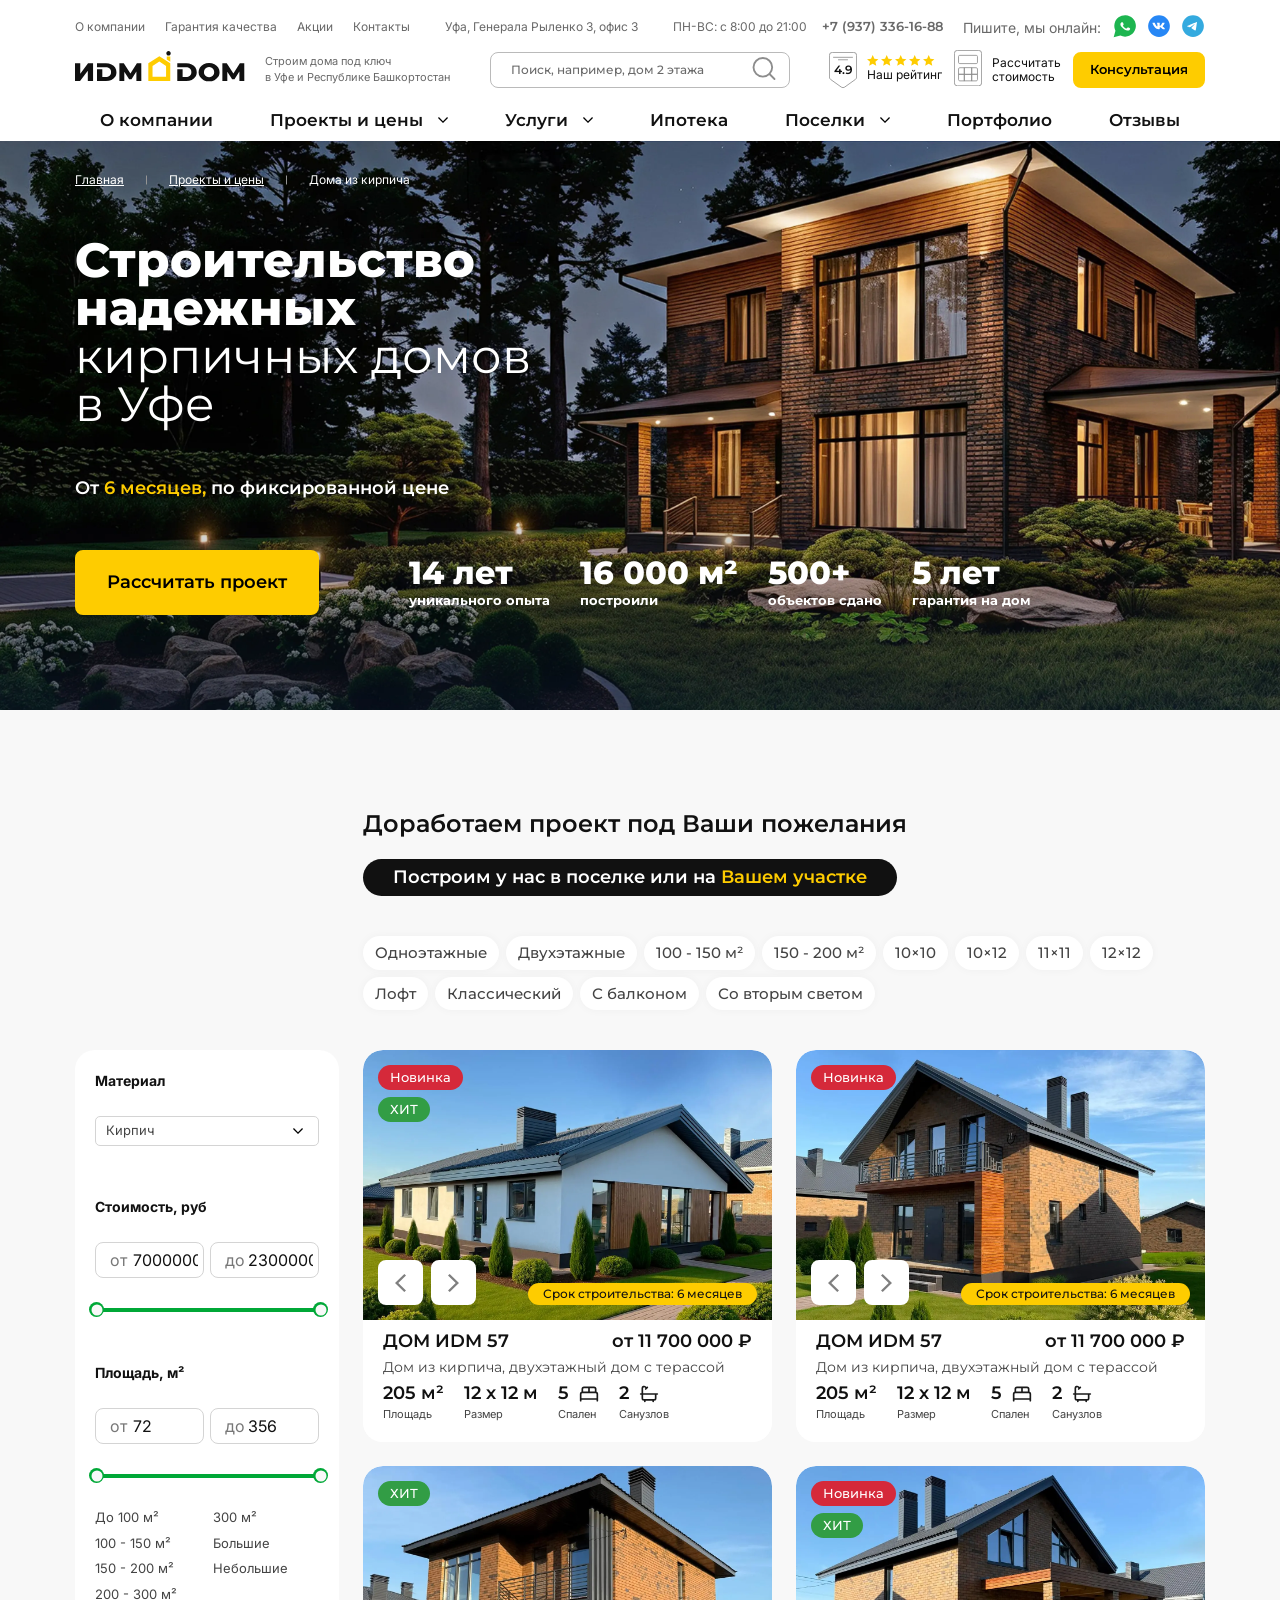
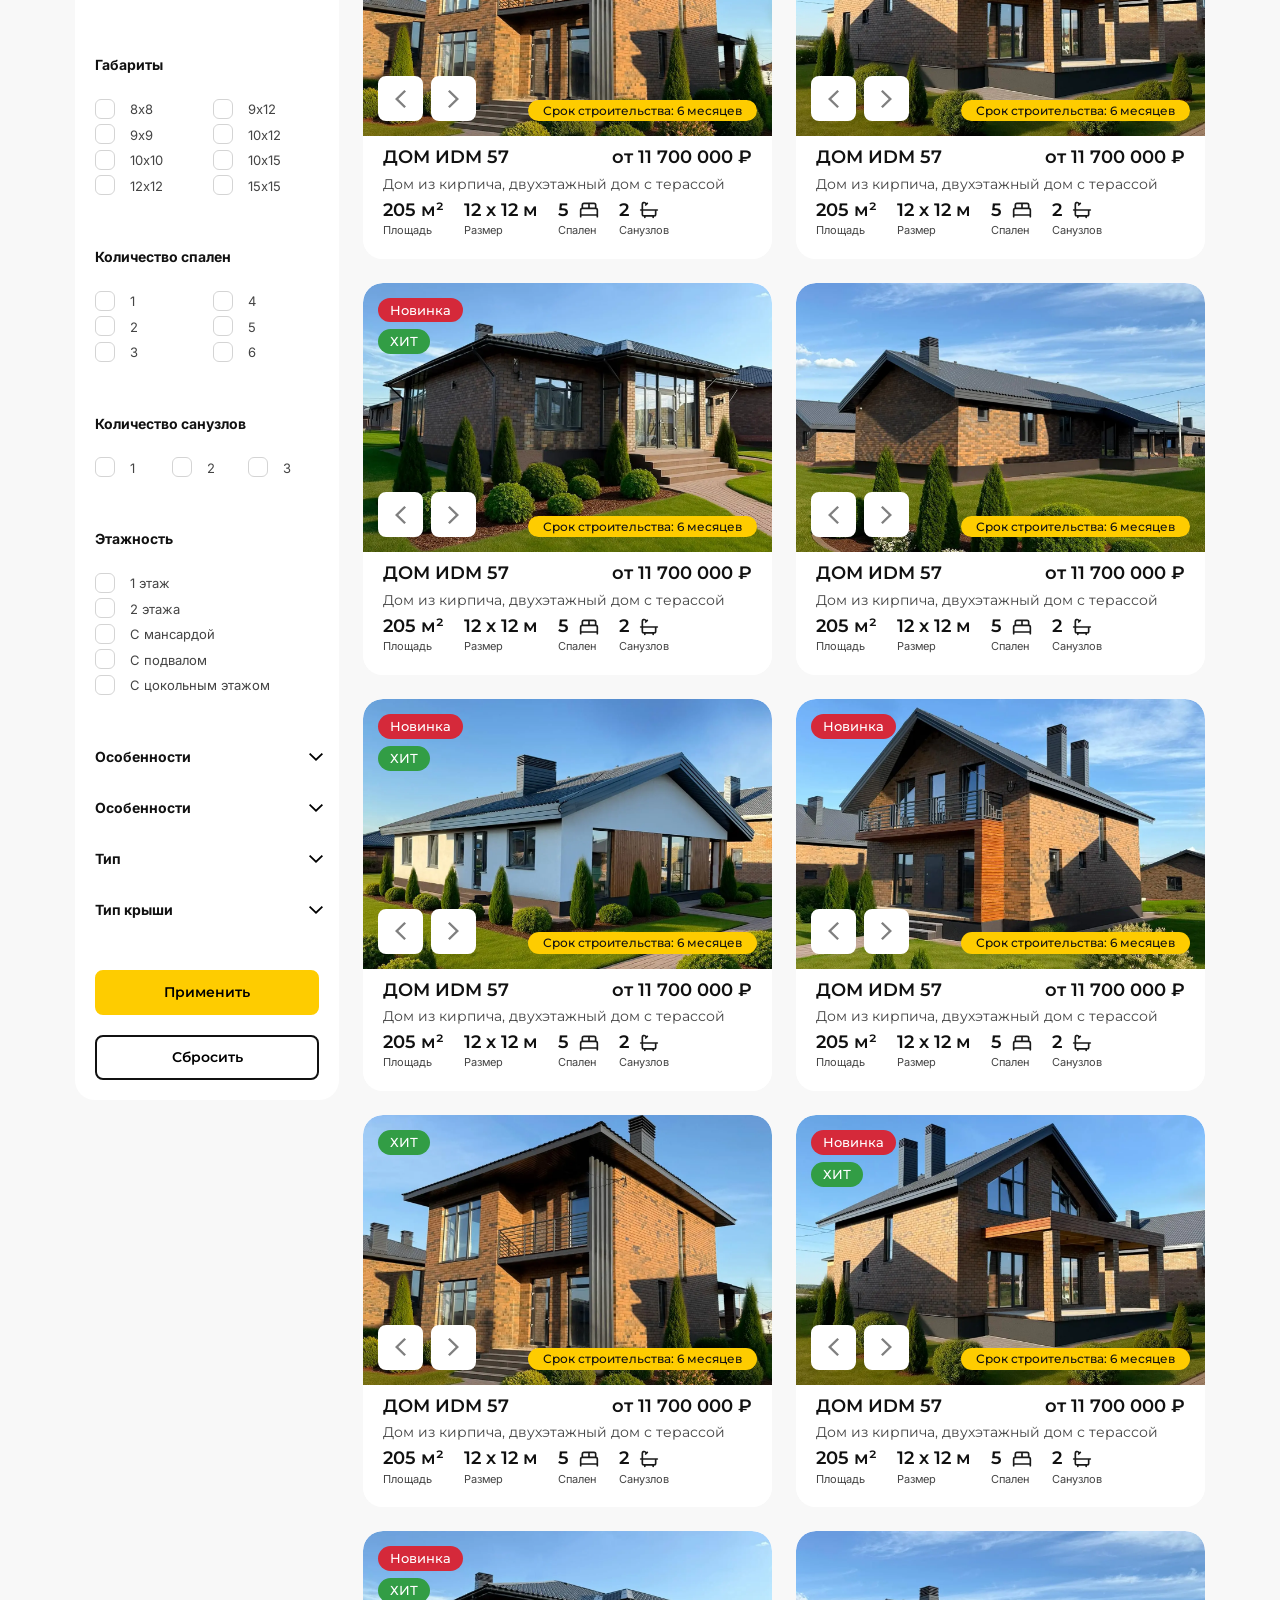
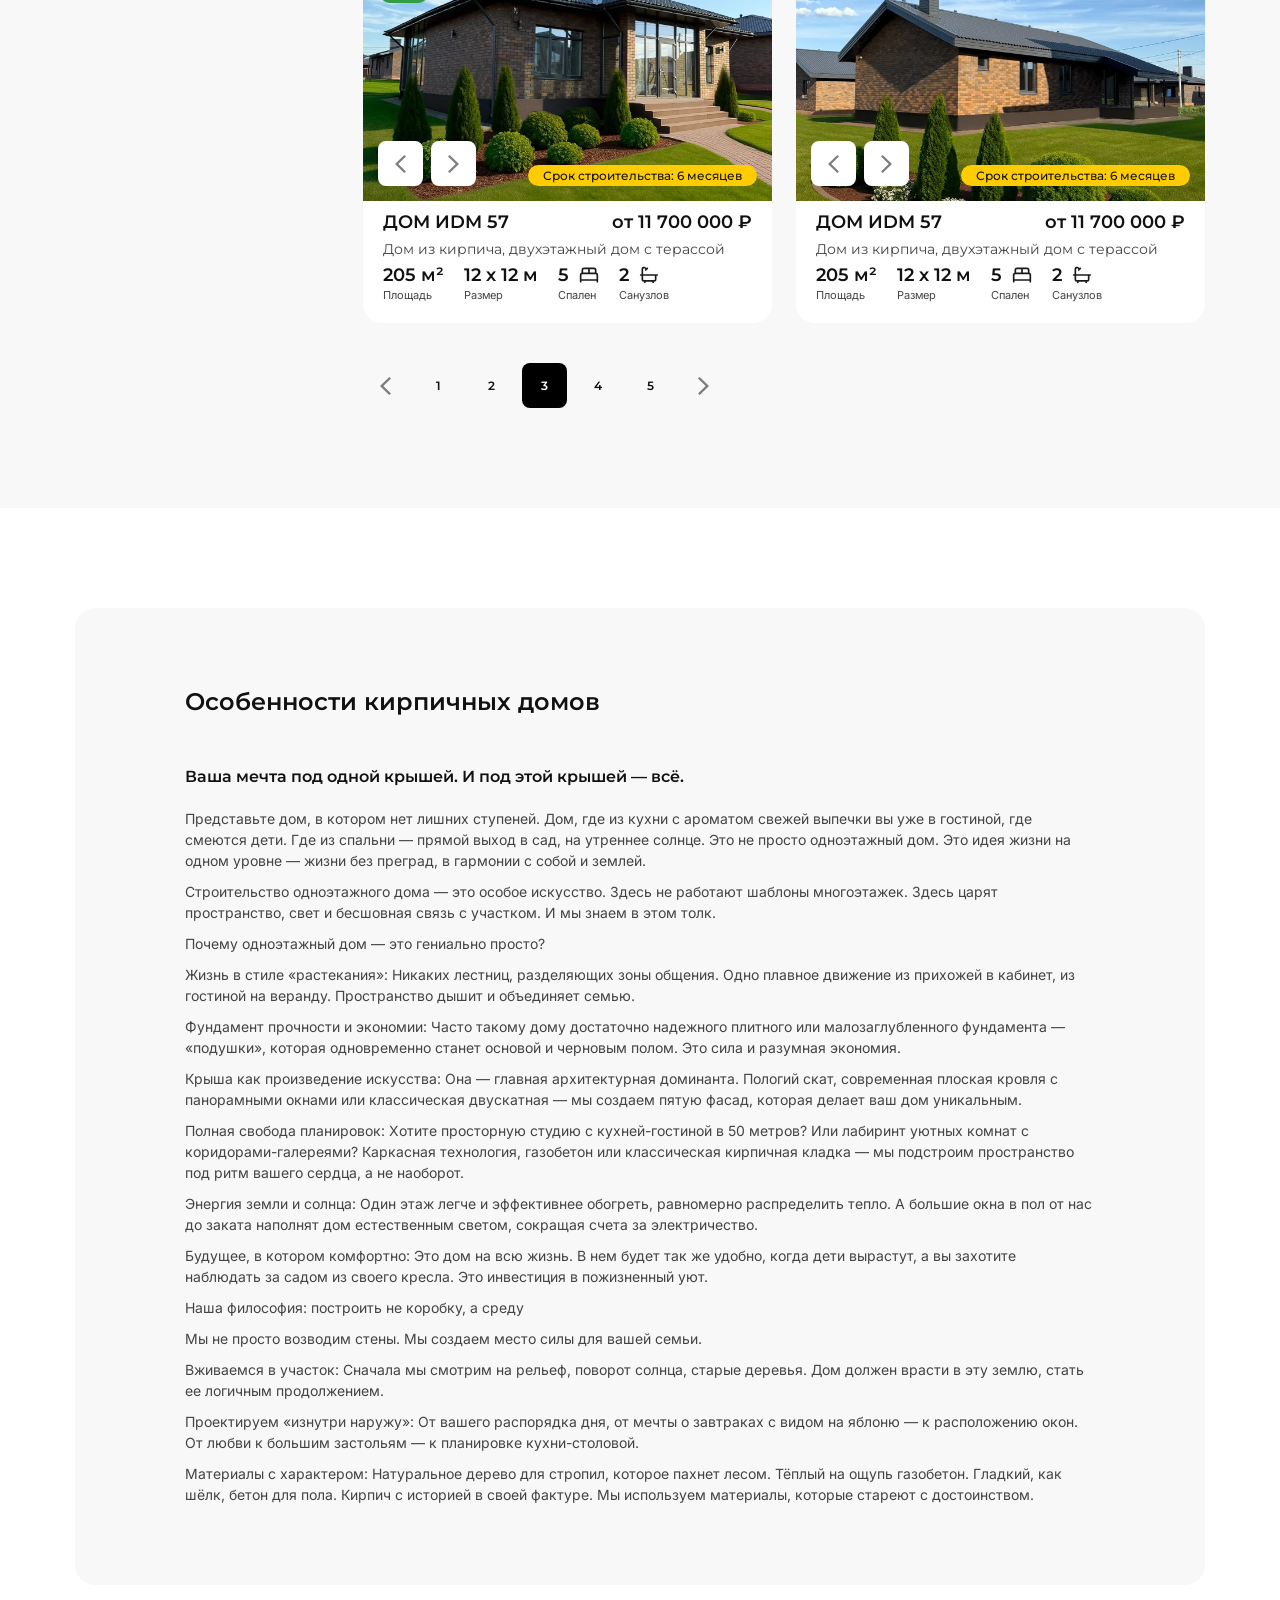
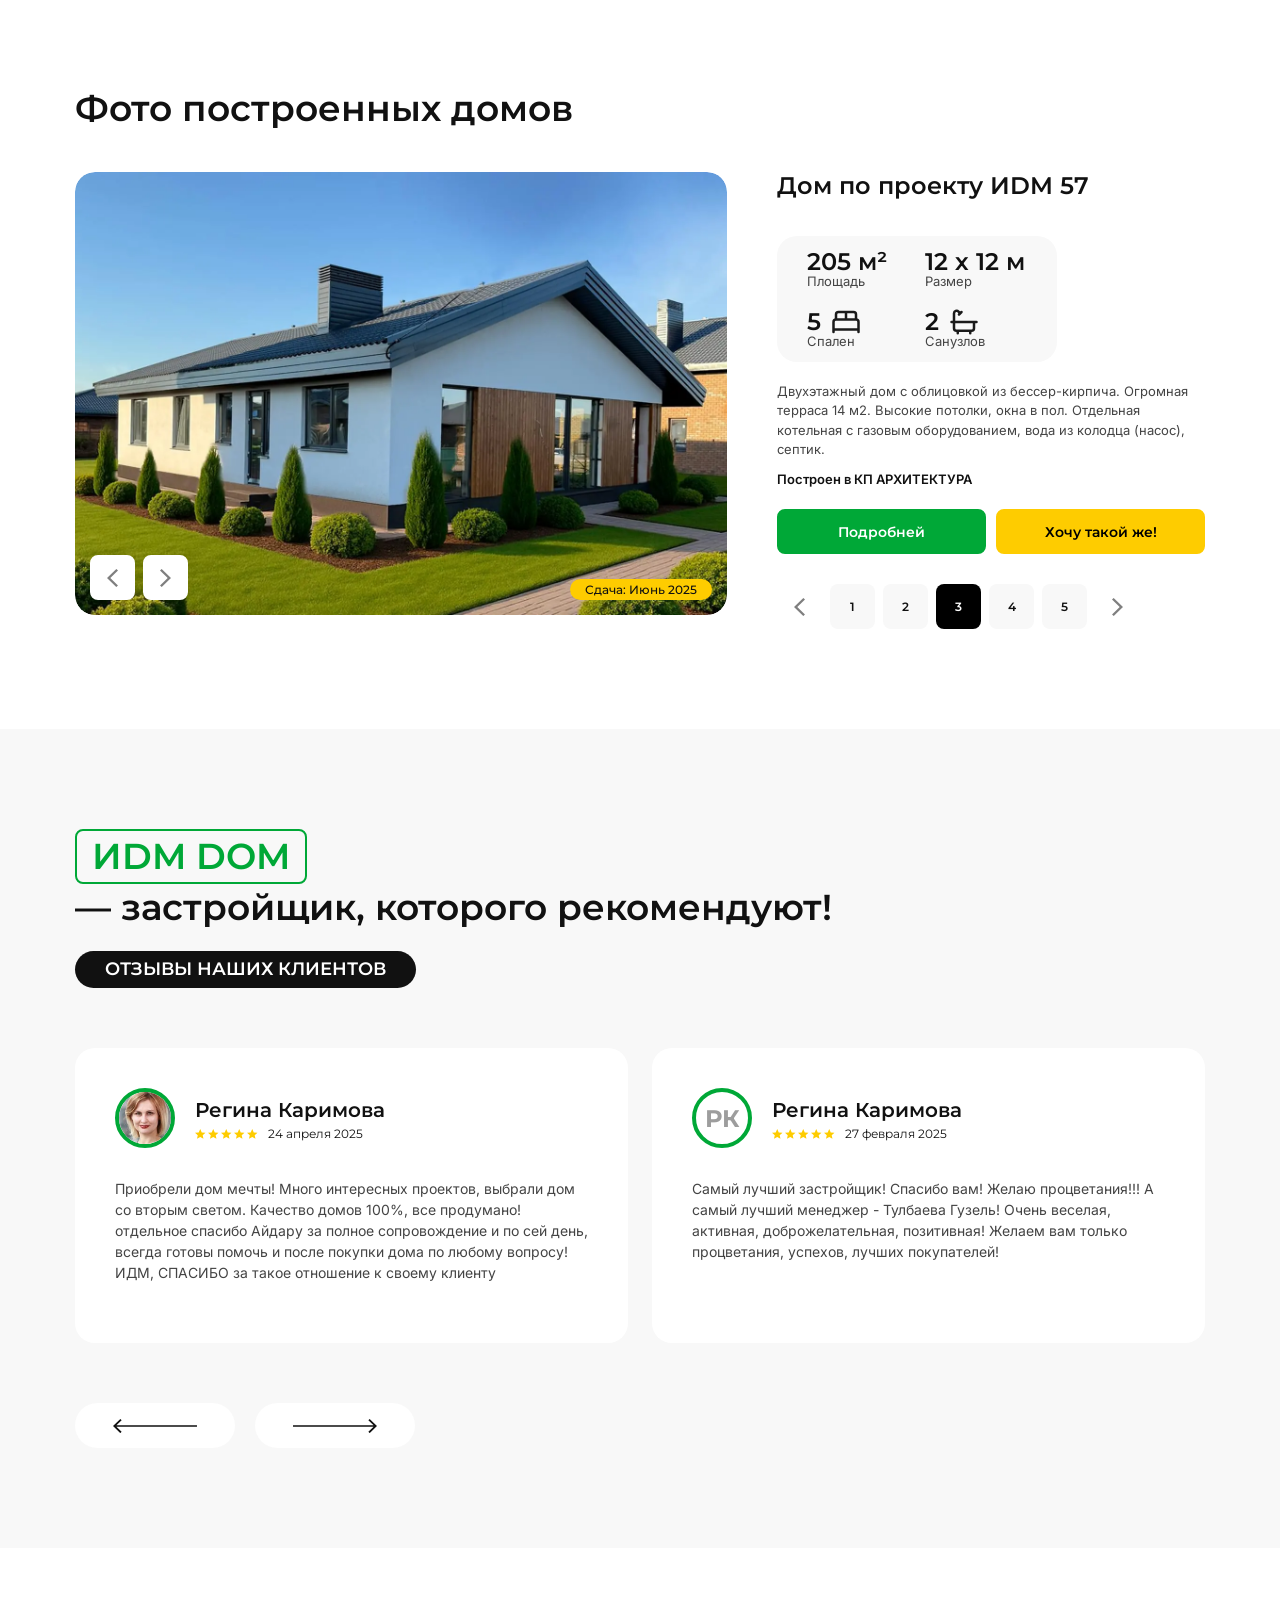
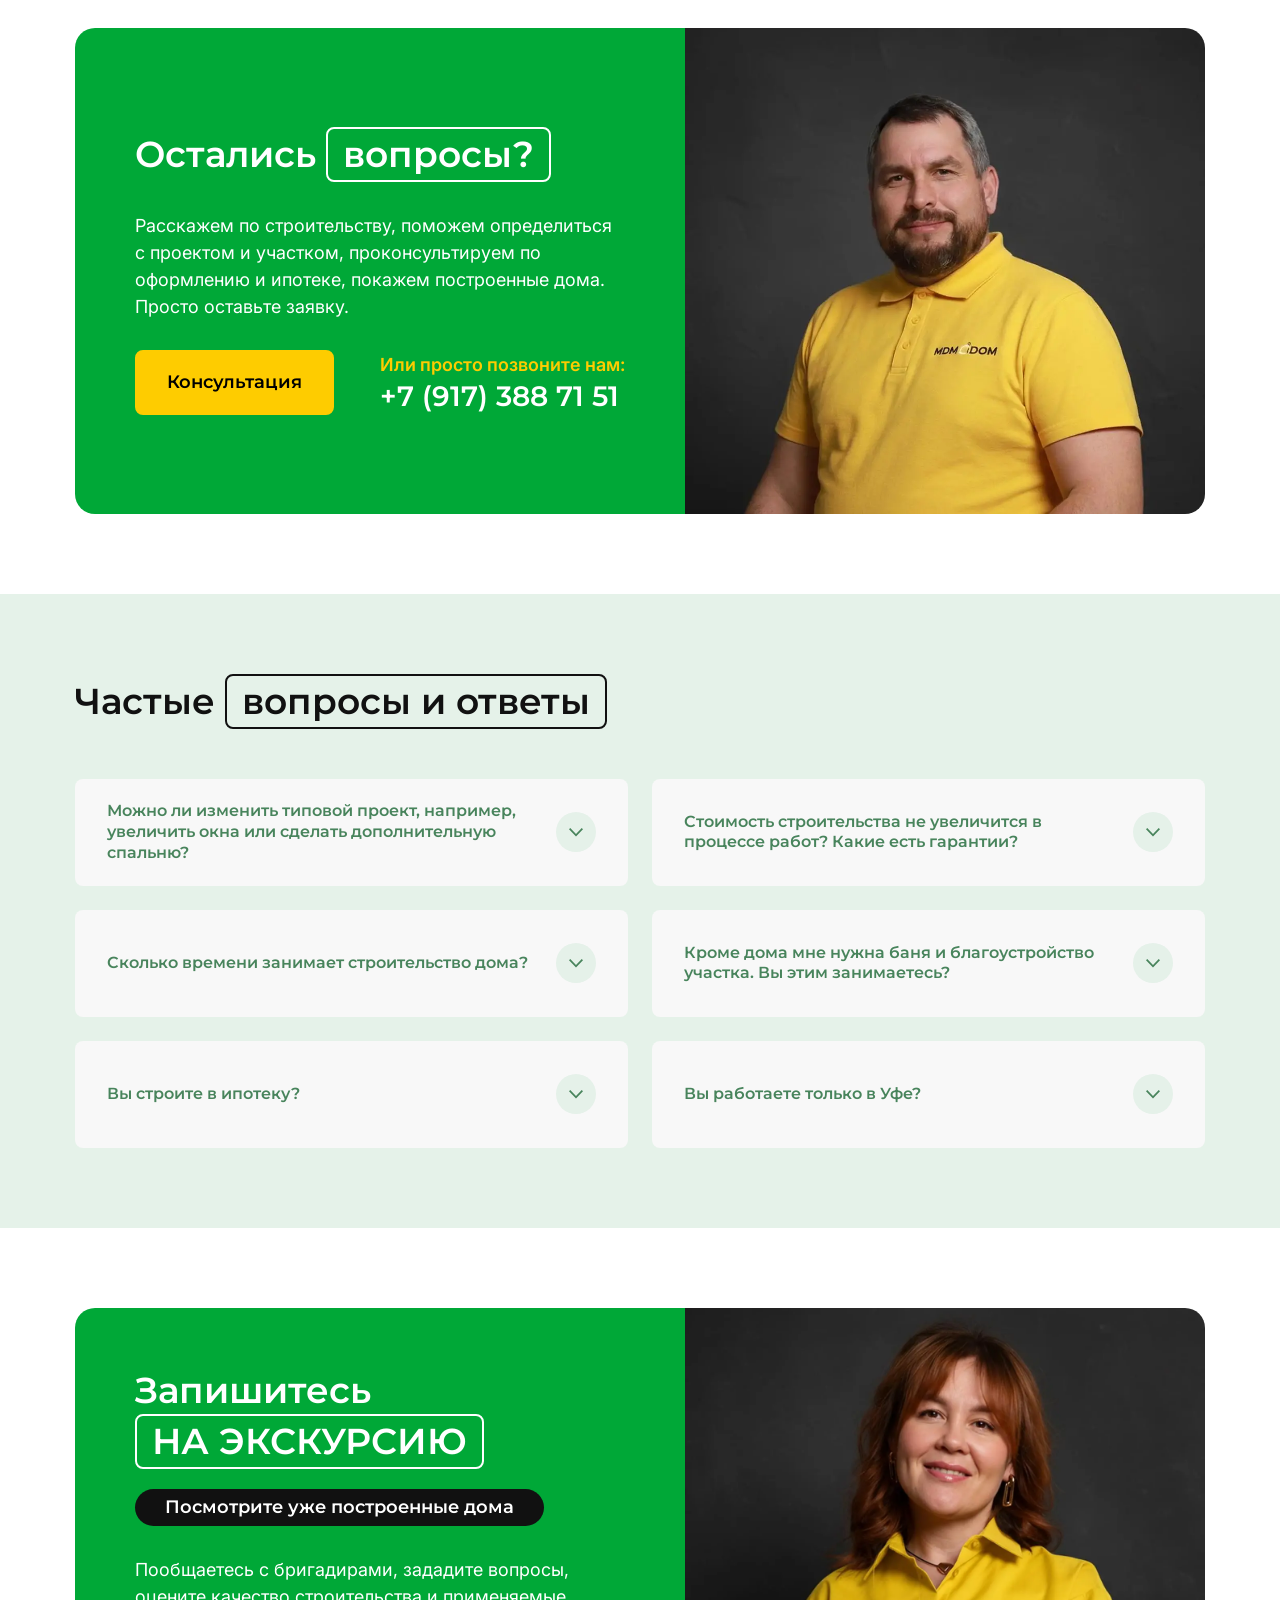
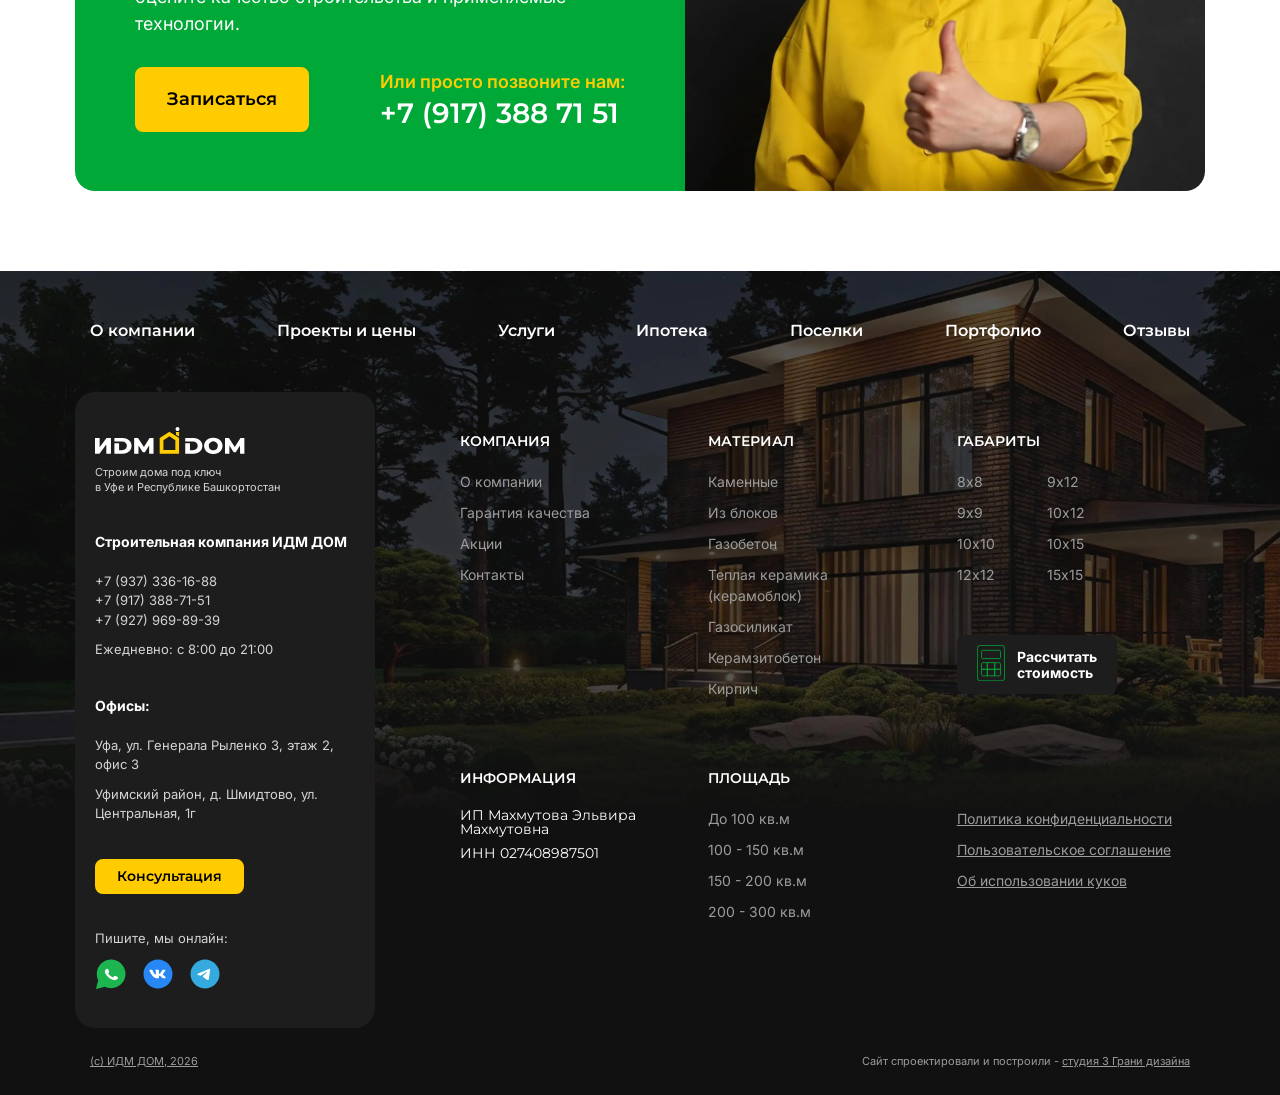
<file: projects.html>
<!DOCTYPE html>
<html lang="en">

<head>
	<meta charset="UTF-8">
	<meta name="viewport" content="width=device-width, initial-scale=1.0">
	<meta name="keywords" content="">
	<link rel="stylesheet" href="css/libs.min.css">
	<link rel="stylesheet" href="css/style.min.css">
	<script src="https://api-maps.yandex.ru/2.1/?lang=ru_RU&apikey=9133eb49-3a97-4b2d-90be-6b80a97a5036" type="text/javascript"></script>
	<title>Проекты</title>
</head>


<body>
	<div class="wrapper">
		<header class="header">
    <div class="container">
        <div class="header__inner">
            <div class="header-top">
                <ul class="header__list">
                    <li><a href="">О компании</a></li>
                    <li><a href="">Гарантия качества</a></li>
                    <li><a href="">Акции</a></li>
                    <li><a href="">Контакты</a></li>
                </ul>
                <div class="header__location">
                    Уфа, Генерала Рыленко 3, офис 3
                </div>
                <div class="header__group">
                    <div class="header__subgroup">
                        <div class="header__schedule">ПН-ВС: с 8:00 до 21:00</div>
                        <a class="header__phone" href="tel:+79373361688">+7 (937) 336-16-88</a>
                    </div>
                    <div class="header__subgroup2">
                        <div class="header__text">Пишите, мы онлайн:</div>
                        <div class="header__socials">
                            <a class="header__social" href="">
                                <svg width="32" height="32" viewBox="0 0 32 32" fill="none" xmlns="http://www.w3.org/2000/svg">
                                    <g clip-path="url(#clip0_971_19864)">
                                        <path class="path1" d="M17.0508 1.53027C20.502 1.753 23.758 3.20818 26.2207 5.63086C28.6835 8.05384 30.1876 11.2821 30.4561 14.7227C30.7245 18.1633 29.7394 21.5846 27.6816 24.3584C25.624 27.1321 22.6323 29.0724 19.2568 29.8242C16.0793 30.5319 12.7612 30.1414 9.84277 28.7285L3.38574 30.4492L0.875977 31.1182L1.55176 28.6094L3.26465 22.248C1.81522 19.3599 1.38348 16.0616 2.05176 12.8887C2.76313 9.51147 4.67236 6.50387 7.42773 4.41797C10.1829 2.33225 13.5996 1.3076 17.0508 1.53027Z" fill="#1DB550" stroke="#A6F6C1" stroke-width="3"/>
                                        <path fill-rule="evenodd" clip-rule="evenodd" d="M21.3547 18.3285C21.0895 18.1286 20.779 17.988 20.4469 17.9172C20.1147 17.8465 19.7696 17.8475 19.438 17.9202C18.9396 18.1136 18.6176 18.8442 18.2956 19.2096C18.2277 19.2971 18.1279 19.3586 18.015 19.3823C17.9021 19.406 17.7838 19.3905 17.6822 19.3385C15.8578 18.6708 14.3285 17.4465 13.3428 15.8643C13.2587 15.7656 13.2189 15.6402 13.2318 15.5146C13.2447 15.389 13.3092 15.273 13.4118 15.1909C13.7709 14.8588 14.0346 14.4473 14.1785 13.9947C14.2104 13.4954 14.088 12.9981 13.8258 12.562C13.6231 11.9507 13.2373 11.4063 12.7141 10.9933C12.4442 10.8799 12.145 10.8418 11.8525 10.8838C11.56 10.9257 11.2868 11.0458 11.0657 11.2296C10.682 11.539 10.3774 11.9248 10.1743 12.3587C9.97133 12.7926 9.87508 13.2635 9.89267 13.7368C9.89385 14.0026 9.9299 14.2672 10 14.5248C10.178 15.1436 10.4518 15.7348 10.8127 16.2798C11.0731 16.6972 11.3571 17.1013 11.6637 17.4904C12.6601 18.7683 13.9125 19.8533 15.3515 20.6852C16.0736 21.1079 16.8454 21.4516 17.6516 21.7095C18.489 22.0642 19.4137 22.2004 20.3273 22.1035C20.8479 22.0299 21.3411 21.8379 21.7636 21.5443C22.186 21.2508 22.5248 20.8648 22.7501 20.4202C22.8824 20.1516 22.9226 19.8513 22.8651 19.5606C22.7271 18.966 21.876 18.615 21.3547 18.3285Z" fill="white"/>
                                    </g>
                                    <defs>
                                        <clipPath id="clip0_971_19864">
                                            <rect width="32" height="32" fill="white"/>
                                        </clipPath>
                                    </defs>
                                </svg>
                            </a>
                            <a class="header__social" href="">
                                <svg width="32" height="32" viewBox="0 0 32 32" fill="none" xmlns="http://www.w3.org/2000/svg">
                                    <g clip-path="url(#clip0_971_19867)">
                                        <path class="path1" d="M16 1.5C24.0081 1.5 30.5 7.99188 30.5 16C30.5 24.0081 24.0081 30.5 16 30.5C7.99188 30.5 1.5 24.0081 1.5 16C1.5 7.99188 7.99188 1.5 16 1.5Z" fill="#2787F5" stroke="#A7E5FF" stroke-width="3"/>
                                        <path fill-rule="evenodd" clip-rule="evenodd" d="M23.4247 12.2548C23.5392 11.9165 23.4247 11.668 22.88 11.668H21.0785C20.6205 11.668 20.4093 11.8827 20.2948 12.1195C20.2948 12.1195 19.3787 14.0984 18.0809 15.3838C17.661 15.7559 17.4701 15.8743 17.2411 15.8743C17.1266 15.8743 16.9609 15.7559 16.9609 15.4177V12.2548C16.9609 11.8489 16.8279 11.668 16.4462 11.668H13.6153C13.3291 11.668 13.1569 11.8564 13.1569 12.0349C13.1569 12.4197 13.8058 12.5085 13.8727 13.591V15.942C13.8727 16.4574 13.7676 16.5509 13.5386 16.5509C12.9279 16.5509 11.4424 14.5631 10.5613 12.2886C10.3886 11.8465 10.2154 11.668 9.75505 11.668H7.95359C7.43888 11.668 7.33594 11.8827 7.33594 12.1195C7.33594 12.5423 7.94667 14.6396 10.1796 17.4135C11.6682 19.3078 13.7656 20.3346 15.6741 20.3346C16.8192 20.3346 16.9609 20.1066 16.9609 19.7137V18.282C16.9609 17.8259 17.0694 17.7348 17.432 17.7348C17.6992 17.7348 18.1572 17.8532 19.226 18.7666C20.4474 19.849 20.6488 20.3346 21.3359 20.3346H23.1373C23.652 20.3346 23.9094 20.1066 23.7609 19.6565C23.5984 19.2079 23.0153 18.5571 22.2415 17.7856C21.8216 17.3458 21.1918 16.8723 21.0009 16.6354C20.7337 16.331 20.8101 16.1957 21.0009 15.9251C21.0009 15.9251 23.1957 13.1851 23.4247 12.2548Z" fill="white"/>
                                    </g>
                                    <defs>
                                        <clipPath id="clip0_971_19867">
                                            <rect width="32" height="32" fill="white"/>
                                        </clipPath>
                                    </defs>
                                </svg>
                            </a>
                            <a class="header__social" href="">
                                <svg width="32" height="32" viewBox="0 0 32 32" fill="none" xmlns="http://www.w3.org/2000/svg">
                                    <g clip-path="url(#clip0_971_19870)">
                                        <path class="path1" d="M16 1.5C24.0081 1.5 30.5 7.99188 30.5 16C30.5 24.0081 24.0081 30.5 16 30.5C7.99188 30.5 1.5 24.0081 1.5 16C1.5 7.99188 7.99188 1.5 16 1.5Z" fill="#34AADF" stroke="#BAEAFF" stroke-width="3"/>
                                        <path d="M9.00013 15.7074C9.00013 15.7074 14.7497 13.2342 16.7438 12.3633C17.5082 12.015 20.1005 10.9002 20.1005 10.9002C20.1005 10.9002 21.2969 10.4126 21.1972 11.5969C21.164 12.0846 20.8981 13.7915 20.6322 15.6378C20.2334 18.2504 19.8014 21.1068 19.8014 21.1068C19.8014 21.1068 19.7349 21.9081 19.1699 22.0474C18.6049 22.1867 17.6743 21.5597 17.5082 21.4203C17.3752 21.3159 15.0156 19.7483 14.1515 18.9819C13.9188 18.7729 13.653 18.3549 14.1847 17.8672C15.3812 16.7177 16.8102 15.2894 17.6743 14.3838C18.0732 13.9657 18.472 12.9903 16.8102 14.1747C14.4506 15.8816 12.1242 17.484 12.1242 17.484C12.1242 17.484 11.5924 17.8324 10.5954 17.5188C9.59832 17.2054 8.43511 16.7873 8.43511 16.7873C8.43511 16.7873 7.63753 16.2648 9.00013 15.7074Z" fill="white"/>
                                    </g>
                                    <defs>
                                        <clipPath id="clip0_971_19870">
                                            <rect width="32" height="32" fill="white"/>
                                        </clipPath>
                                    </defs>
                                </svg>
                            </a>
                        </div>
                    </div>
                </div>
            </div>
            <div class="header-center">
                <div class="header__group2">
                    <a class="header__logo" href="index.html">
                        <img src="img/logo.svg" alt="">
                    </a>
                    <div class="header__text2">
                        Строим дома под ключ <br> в Уфе и Республике Башкортостан
                    </div>
                </div>
                <div class="search">
                    <input class="search-input" type="search" placeholder="Поиск, например, дом 2 этажа">
                    <button class="search-btn">
                        <svg width="30" height="30" viewBox="0 0 30 30" fill="none" xmlns="http://www.w3.org/2000/svg">
                            <path d="M13.75 23.75C19.2728 23.75 23.75 19.2728 23.75 13.75C23.75 8.22715 19.2728 3.75 13.75 3.75C8.22715 3.75 3.75 8.22715 3.75 13.75C3.75 19.2728 8.22715 23.75 13.75 23.75Z" stroke="#8D8D8D" stroke-width="2" stroke-linecap="round" stroke-linejoin="round"/>
                            <path d="M26.25 26.25L20.875 20.875" stroke="#8D8D8D" stroke-width="2" stroke-linecap="round" stroke-linejoin="round"/>
                        </svg>
                    </button>
                </div>
                <div class="header__group3">
                    <div class="rating">
                        <div class="rating-group">
                            <div class="rating-icon">
                                <img src="img/rating-icon.svg" alt="">
                            </div>
                            <div class="rating-number">4.9</div>
                        </div>
                        <div class="rating-group2">
                            <div class="stars">
                                <span><img src="img/star.svg" alt=""></span>
                                <span><img src="img/star.svg" alt=""></span>
                                <span><img src="img/star.svg" alt=""></span>
                                <span><img src="img/star.svg" alt=""></span>
                                <span><img src="img/star.svg" alt=""></span>
                            </div>
                            <div class="rating-text">Наш рейтинг</div>
                        </div>
                    </div>
                    <a href="" class="calculator">
                        <span class="calculator-icon">
                            <svg width="34" height="44" viewBox="0 0 34 44" fill="none" xmlns="http://www.w3.org/2000/svg">
                                <g clip-path="url(#clip0_971_21348)">
                                    <rect x="0.5" y="0.5" width="33" height="43" rx="3.5" stroke="#8D8D8D"/>
                                    <rect x="5.5" y="6.5" width="23" height="10" rx="1.5" stroke="#8D8D8D"/>
                                    <path d="M7 21.5H12.5V29.5H5.5V23C5.5 22.1716 6.17157 21.5 7 21.5Z" stroke="#8D8D8D"/>
                                    <path d="M12.5 29.5V37.5H7C6.17157 37.5 5.5 36.8284 5.5 36V29.5H12.5Z" stroke="#8D8D8D"/>
                                    <rect x="12.5" y="21.5" width="9" height="8" stroke="#8D8D8D"/>
                                    <rect x="12.5" y="29.5" width="9" height="8" stroke="#8D8D8D"/>
                                    <path d="M27 21.5C27.8284 21.5 28.5 22.1716 28.5 23V29.5H21.5V21.5H27Z" stroke="#8D8D8D"/>
                                    <path d="M28.5 29.5V36C28.5 36.8284 27.8284 37.5 27 37.5H21.5V29.5H28.5Z" stroke="#8D8D8D"/>
                                </g>
                                <defs>
                                    <clipPath id="clip0_971_21348">
                                    <rect width="34" height="44" fill="white"/>
                                    </clipPath>
                                </defs>
                            </svg>
                        </span>
                        <span class="calculator-text">Рассчитать <br> стоимость</span>
                    </a>
                    <button class="header__btn btn btn-yellow">
                        <span>Консультация</span>
                    </button>
                </div>
            </div>
            <div class="header-bottom">
                <ul class="header__list2">
                    <li>
                        <div class="header__item">
                            <a class="header__item-show" href="">О компании</a>
                        </div>
                    </li>
                    <li>
                        <div class="header__item">
                            <div class="header__item-show">
                                <div class="header__item-title">Проекты и цены</div>
                                <div class="header__item-arrow">
                                    <svg width="10" height="6" viewBox="0 0 10 6" fill="none" xmlns="http://www.w3.org/2000/svg">
                                        <path d="M5 5.89583L0 0.895833L0.895833 0L5 4.125L9.10417 0.020833L10 0.916666L5 5.89583Z" fill="black"/>
                                    </svg>
                                </div>
                            </div>
                            <div class="header__item-hidden">
                                <div class="header__subitems">
                                    <div class="header__subitem">
                                        <div class="header__subitem-title">МАТЕРИАЛ</div>
                                        <ul class="header__subitem-list">
                                            <li><a href="">Каменные</a></li>
                                            <li><a href="">Из блоков</a></li>
                                            <li><a href="">Газобетон</a></li>
                                            <li><a href="">Теплая керамика (керамоблок)</a></li>
                                            <li><a href="">Газосиликат</a></li>
                                            <li><a href="">Керамзитобетон</a></li>
                                            <li><a href="">Кирпич</a></li>
                                        </ul>
                                    </div>
                                    <div class="header__subitem">
                                        <div class="header__subitem-group">
                                            <div class="header__subitem-title">ПЛОЩАДЬ</div>
                                            <ul class="header__subitem-list">
                                                <li><a href="">До 100 кв.м</a></li>
                                                <li><a href="">100 - 150 кв.м</a></li>
                                                <li><a href="">150 - 200 кв.м</a></li>
                                                <li><a href="">200 - 300 кв.м</a></li>
                                            </ul>
                                        </div>
                                        <div class="header__subitem-group">
                                            <div class="header__subitem-title">ЭТАЖНОСТЬ</div>
                                            <ul class="header__subitem-list">
                                                <li><a href="">Одноэтажные</a></li>
                                                <li><a href="">Двухэтажные</a></li>
                                            </ul>
                                        </div>
                                    </div>
                                    <div class="header__subitem">
                                        <div class="header__subitem-title">ГАБАРИТЫ</div>
                                        <nav class="header__subitem-nav">
                                            <ul class="header__subitem-list">
                                                <li><a href="">8х8</a></li>
                                                <li><a href="">9х9</a></li>
                                                <li><a href="">10х10</a></li>
                                                <li><a href="">12х12</a></li>
                                            </ul>
                                            <ul class="header__subitem-list">
                                                <li><a href="">9х12</a></li>
                                                <li><a href="">10х12</a></li>
                                                <li><a href="">10х15</a></li>
                                                <li><a href="">15х15</a></li>
                                            </ul>
                                        </nav>
                                    </div>
                                    <div class="header__subitem">
                                        <div class="header__subitem-title">МАТЕРИАЛ</div>
                                        <ul class="header__subitem-list">
                                            <li><a href="">С террасой</a></li>
                                            <li><a href="">С балконом</a></li>
                                            <li><a href="">Со вторым светом</a></li>
                                            <li><a href="">С сауной</a></li>
                                            <li><a href="">С баней</a></li>
                                            <li><a href="">С гаражом</a></li>
                                            <li><a href="">С панорамными окнами</a></li>
                                            <li><a href="">С котельной</a></li>
                                            <li><a href="">С подвалом</a></li>
                                        </ul>
                                    </div>
                                    <div class="header__subitem">
                                        <div class="header__subitem-title">СТИЛЬ</div>
                                        <ul class="header__subitem-list">
                                            <li><a href="">Лофт</a></li>
                                            <li><a href="">Европейский</a></li>
                                            <li><a href="">Русский</a></li>
                                            <li><a href="">Классический</a></li>
                                            <li><a href="">Фахверк</a></li>
                                            <li><a href="">Барнхаус</a></li>
                                            <li><a href="">Минимализм</a></li>
                                            <li><a href="">Модерн</a></li>
                                        </ul>
                                    </div>
                                </div>
                            </div>
                        </div>
                    </li>
                    <li>
                        <div class="header__item">
                            <div class="header__item-show">
                                <div class="header__item-title">Услуги</div>
                                <div class="header__item-arrow">
                                    <svg width="10" height="6" viewBox="0 0 10 6" fill="none" xmlns="http://www.w3.org/2000/svg">
                                        <path d="M5 5.89583L0 0.895833L0.895833 0L5 4.125L9.10417 0.020833L10 0.916666L5 5.89583Z" fill="black"/>
                                    </svg>
                                </div>
                            </div>
                            <div class="header__item-hidden">
                                <div class="header__subitems--2">
                                    <div class="header__subitem">
                                        <div class="header__subitem-title">Подготовительные этапы</div>
                                        <ul class="header__subitem-list">
                                            <li><a href="">Подбор земельного участка</a></li>
                                            <li><a href="">Проектирование</a></li>
                                        </ul>
                                    </div>
                                    <div class="header__subitem">
                                        <div class="header__subitem-title">Строительные работы</div>
                                        <ul class="header__subitem-list">
                                            <li><a href="">Фундамент</a></li>
                                            <li><a href="">Коробка</a></li>
                                            <li><a href="">Кровля</a></li>
                                            <li><a href="">Фасадные работы</a></li>
                                            <li><a href="">Отделка помещений</a></li>
                                        </ul>
                                    </div>
                                    <div class="header__subitem">
                                        <div class="header__subitem-title">Инженерные системы</div>
                                        <ul class="header__subitem-list">
                                            <li><a href="">Канализация</a></li>
                                            <li><a href="">Водоотведение</a></li>
                                            <li><a href="">Водоподготовка</a></li>
                                            <li><a href="">Электротехнические работы</a></li>
                                            <li><a href="">Вентиляция</a></li>
                                        </ul>
                                    </div>
                                    <div class="header__subitem">
                                        <div class="header__subitem-title">Благоустройство участка</div>
                                        <ul class="header__subitem-list">
                                            <li><a href="">Строительство бассейнов</a></li>
                                            <li><a href="">Строительство заборов</a></li>
                                            <li><a href="">Строительство беседок</a></li>
                                            <li><a href="">Строительство гаража</a></li>
                                            <li><a href="">Строительство терассы</a></li>
                                            <li><a href="">Ландшафтный дизайн</a></li>
                                        </ul>
                                    </div>
                                </div>
                            </div>
                        </div>
                    </li>
                    <li>
                        <div class="header__item">
                            <a class="header__item-show" href="">Ипотека</a>
                        </div>
                    </li>
                    <li>
                        <div class="header__item">
                            <div class="header__item-show">
                                <div class="header__item-title">Поселки</div>
                                <div class="header__item-arrow">
                                    <svg width="10" height="6" viewBox="0 0 10 6" fill="none" xmlns="http://www.w3.org/2000/svg">
                                        <path d="M5 5.89583L0 0.895833L0.895833 0L5 4.125L9.10417 0.020833L10 0.916666L5 5.89583Z" fill="black"/>
                                    </svg>
                                </div>
                            </div>
                            <div class="header__item-hidden">
                                <div class="header__subitems--3">
                                    <a href="" class="header__subitem2">
                                        <div class="header__subitem2-img">
                                            <img src="img/header-img.webp" alt="">
                                        </div>
                                        <div class="header__subitem2-desc">
                                            <div class="header__subitem2-title">Коттеджный поселок <br> АРХИТЕКТУРА</div>
                                            <div class="header__subitem2-text">деревня Шмидтово</div>
                                        </div>
                                    </a>
                                    <a href="" class="header__subitem2">
                                        <div class="header__subitem2-img">
                                            <img src="img/header-img2.webp" alt="">
                                        </div>
                                        <div class="header__subitem2-desc">
                                            <div class="header__subitem2-title">Коттеджный поселок <br> АРХИТЕКТУРА - 2</div>
                                            <div class="header__subitem2-text">Скоро</div>
                                        </div>
                                    </a>
                                </div>
                            </div>
                        </div>
                    </li>
                    <li>
                        <div class="header__item">
                            <a class="header__item-show" href="">Портфолио</a>
                        </div>
                    </li>
                    <li>
                        <div class="header__item">
                            <a class="header__item-show" href="">Отзывы</a>
                        </div>
                    </li>
                </ul>
            </div>
            <div class="header-mob">
                <div class="header-mob__wrap">
                    <a class="header__logo" href="index.html">
                        <img src="img/logo.svg" alt="">
                    </a>
                    <div class="header-mob__group">
                        <a class="header-mob__phone" href="+79373361688">
                            <svg width="22" height="22" viewBox="0 0 22 22" fill="none" xmlns="http://www.w3.org/2000/svg">
                                <path d="M20.8881 15.9201V18.9201C20.8892 19.1986 20.8322 19.4743 20.7206 19.7294C20.6091 19.9846 20.4454 20.2137 20.2402 20.402C20.035 20.5902 19.7927 20.7336 19.5289 20.8228C19.265 20.912 18.9855 20.9452 18.7081 20.9201C15.631 20.5857 12.6751 19.5342 10.0781 17.8501C7.66194 16.3148 5.61345 14.2663 4.07812 11.8501C2.38809 9.2413 1.33636 6.27109 1.00812 3.1801C0.983127 2.90356 1.01599 2.62486 1.10462 2.36172C1.19324 2.09859 1.33569 1.85679 1.52288 1.65172C1.71008 1.44665 1.93792 1.28281 2.19191 1.17062C2.44589 1.05843 2.72046 1.00036 2.99812 1.0001H5.99812C6.48342 0.995321 6.95391 1.16718 7.32188 1.48363C7.68985 1.80008 7.93019 2.23954 7.99812 2.7201C8.12474 3.68016 8.35957 4.62282 8.69812 5.5301C8.83266 5.88802 8.86178 6.27701 8.78202 6.65098C8.70227 7.02494 8.51698 7.36821 8.24812 7.6401L6.97812 8.9101C8.40167 11.4136 10.4746 13.4865 12.9781 14.9101L14.2481 13.6401C14.52 13.3712 14.8633 13.1859 15.2372 13.1062C15.6112 13.0264 16.0002 13.0556 16.3581 13.1901C17.2654 13.5286 18.2081 13.7635 19.1681 13.8901C19.6539 13.9586 20.0975 14.2033 20.4146 14.5776C20.7318 14.9519 20.9003 15.4297 20.8881 15.9201Z" stroke="white" stroke-width="2" stroke-linecap="round" stroke-linejoin="round"/>
                            </svg>
                        </a>
                        <div class="burger">
                            <span></span>
                            <span></span>
                            <span></span>
                        </div>
                    </div>
                </div>
                <div class="header__text2">
                    Строим дома под ключ в Уфе и Республике Башкортостан
                </div>
            </div>
            <div class="menu">
                <div class="menu__top">
                    <a class="header__logo" href="index.html">
                        <img src="img/logo.svg" alt="">
                    </a>
                    <div class="menu__group">
                        <a href="" class="menu__phone">
                            <svg width="22" height="22" viewBox="0 0 22 22" fill="none" xmlns="http://www.w3.org/2000/svg">
                                <path d="M20.8881 15.9201V18.9201C20.8892 19.1986 20.8322 19.4743 20.7206 19.7294C20.6091 19.9846 20.4454 20.2137 20.2402 20.402C20.035 20.5902 19.7927 20.7336 19.5289 20.8228C19.265 20.912 18.9855 20.9452 18.7081 20.9201C15.631 20.5857 12.6751 19.5342 10.0781 17.8501C7.66194 16.3148 5.61345 14.2663 4.07812 11.8501C2.38809 9.2413 1.33636 6.27109 1.00812 3.1801C0.983127 2.90356 1.01599 2.62486 1.10462 2.36172C1.19324 2.09859 1.33569 1.85679 1.52288 1.65172C1.71008 1.44665 1.93792 1.28281 2.19191 1.17062C2.44589 1.05843 2.72046 1.00036 2.99812 1.0001H5.99812C6.48342 0.995321 6.95391 1.16718 7.32188 1.48363C7.68985 1.80008 7.93019 2.23954 7.99812 2.7201C8.12474 3.68016 8.35957 4.62282 8.69812 5.5301C8.83266 5.88802 8.86178 6.27701 8.78202 6.65098C8.70227 7.02494 8.51698 7.36821 8.24812 7.6401L6.97812 8.9101C8.40167 11.4136 10.4746 13.4865 12.9781 14.9101L14.2481 13.6401C14.52 13.3712 14.8633 13.1859 15.2372 13.1062C15.6112 13.0264 16.0002 13.0556 16.3581 13.1901C17.2654 13.5286 18.2081 13.7635 19.1681 13.8901C19.6539 13.9586 20.0975 14.2033 20.4146 14.5776C20.7318 14.9519 20.9003 15.4297 20.8881 15.9201Z" stroke="#111111" stroke-width="2" stroke-linecap="round" stroke-linejoin="round"/>
                            </svg>
                        </a>
                        <div class="menu__close">
                            <svg width="9" height="9" viewBox="0 0 9 9" fill="none" xmlns="http://www.w3.org/2000/svg">
                                <path d="M0.673077 8.75L0 8.07692L3.70192 4.375L0 0.673077L0.673077 0L4.375 3.70192L8.07692 0L8.75 0.673077L5.04808 4.375L8.75 8.07692L8.07692 8.75L4.375 5.04808L0.673077 8.75Z" fill="#111111"/>
                            </svg>
                        </div>
                    </div>
                </div>
                <div class="search">
                    <input class="search-input" type="search" placeholder="Поиск, например, дом 2 этажа">
                    <button class="search-btn">
                        <svg width="30" height="30" viewBox="0 0 30 30" fill="none" xmlns="http://www.w3.org/2000/svg">
                            <path d="M13.75 23.75C19.2728 23.75 23.75 19.2728 23.75 13.75C23.75 8.22715 19.2728 3.75 13.75 3.75C8.22715 3.75 3.75 8.22715 3.75 13.75C3.75 19.2728 8.22715 23.75 13.75 23.75Z" stroke="#8D8D8D" stroke-width="2" stroke-linecap="round" stroke-linejoin="round"/>
                            <path d="M26.25 26.25L20.875 20.875" stroke="#8D8D8D" stroke-width="2" stroke-linecap="round" stroke-linejoin="round"/>
                        </svg>
                    </button>
                </div>
                <ul class="header__list2">
                    <li>
                        <div class="header__item">
                            <a class="header__item-show" href="">О компании</a>
                        </div>
                    </li>
                    <li>
                        <div class="header__item">
                            <div class="header__item-show item-show">
                                <div class="header__item-title">Проекты и цены</div>
                                <div class="header__item-arrow">
                                    <svg width="10" height="6" viewBox="0 0 10 6" fill="none" xmlns="http://www.w3.org/2000/svg">
                                        <path d="M5 5.89583L0 0.895833L0.895833 0L5 4.125L9.10417 0.020833L10 0.916666L5 5.89583Z" fill="black"/>
                                    </svg>
                                </div>
                            </div>
                            <div class="header__item-hidden item-hidden">
                                <div class="header__subitems">
                                    <div class="header__subitem">
                                        <div class="header__subitem-title item-show">МАТЕРИАЛ</div>
                                        <div class="item-hidden">
                                            <ul class="header__subitem-list">
                                                <li><a href="">Каменные</a></li>
                                                <li><a href="">Из блоков</a></li>
                                                <li><a href="">Газобетон</a></li>
                                                <li><a href="">Теплая керамика (керамоблок)</a></li>
                                                <li><a href="">Газосиликат</a></li>
                                                <li><a href="">Керамзитобетон</a></li>
                                                <li><a href="">Кирпич</a></li>
                                            </ul>
                                        </div>
                                    </div>
                                    <div class="header__subitem">
                                        <div class="header__subitem-group">
                                            <div class="header__subitem-title item-show">ПЛОЩАДЬ</div>
                                            <div class="item-hidden">
                                                <ul class="header__subitem-list">
                                                    <li><a href="">До 100 кв.м</a></li>
                                                    <li><a href="">100 - 150 кв.м</a></li>
                                                    <li><a href="">150 - 200 кв.м</a></li>
                                                    <li><a href="">200 - 300 кв.м</a></li>
                                                </ul>
                                            </div>
                                        </div>
                                        <div class="header__subitem-group">
                                            <div class="header__subitem-title item-show">ЭТАЖНОСТЬ</div>
                                            <div class="item-hidden">
                                                <ul class="header__subitem-list">
                                                    <li><a href="">Одноэтажные</a></li>
                                                    <li><a href="">Двухэтажные</a></li>
                                                </ul>
                                            </div>
                                        </div>
                                    </div>
                                    <div class="header__subitem">
                                        <div class="header__subitem-title item-show">ГАБАРИТЫ</div>
                                        <div class="item-hidden">
                                            <nav class="header__subitem-nav">
                                                <ul class="header__subitem-list">
                                                    <li><a href="">8х8</a></li>
                                                    <li><a href="">9х9</a></li>
                                                    <li><a href="">10х10</a></li>
                                                    <li><a href="">12х12</a></li>
                                                </ul>
                                                <ul class="header__subitem-list">
                                                    <li><a href="">9х12</a></li>
                                                    <li><a href="">10х12</a></li>
                                                    <li><a href="">10х15</a></li>
                                                    <li><a href="">15х15</a></li>
                                                </ul>
                                            </nav>
                                        </div>
                                    </div>
                                    <div class="header__subitem">
                                        <div class="header__subitem-title item-show">МАТЕРИАЛ</div>
                                        <div class="item-hidden">
                                            <ul class="header__subitem-list">
                                                <li><a href="">С террасой</a></li>
                                                <li><a href="">С балконом</a></li>
                                                <li><a href="">Со вторым светом</a></li>
                                                <li><a href="">С сауной</a></li>
                                                <li><a href="">С баней</a></li>
                                                <li><a href="">С гаражом</a></li>
                                                <li><a href="">С панорамными окнами</a></li>
                                                <li><a href="">С котельной</a></li>
                                                <li><a href="">С подвалом</a></li>
                                            </ul>
                                        </div>
                                    </div>
                                    <div class="header__subitem">
                                        <div class="header__subitem-title item-show">СТИЛЬ</div>
                                        <div class="item-hidden">
                                            <ul class="header__subitem-list">
                                                <li><a href="">Лофт</a></li>
                                                <li><a href="">Европейский</a></li>
                                                <li><a href="">Русский</a></li>
                                                <li><a href="">Классический</a></li>
                                                <li><a href="">Фахверк</a></li>
                                                <li><a href="">Барнхаус</a></li>
                                                <li><a href="">Минимализм</a></li>
                                                <li><a href="">Модерн</a></li>
                                            </ul>
                                        </div>
                                    </div>
                                </div>
                            </div>
                        </div>
                    </li>
                    <li>
                        <div class="header__item">
                            <div class="header__item-show item-show">
                                <div class="header__item-title">Услуги</div>
                                <div class="header__item-arrow">
                                    <svg width="10" height="6" viewBox="0 0 10 6" fill="none" xmlns="http://www.w3.org/2000/svg">
                                        <path d="M5 5.89583L0 0.895833L0.895833 0L5 4.125L9.10417 0.020833L10 0.916666L5 5.89583Z" fill="black"/>
                                    </svg>
                                </div>
                            </div>
                            <div class="header__item-hidden item-hidden">
                                <div class="header__subitems--2">
                                    <div class="header__subitem">
                                        <div class="header__subitem-title item-show">Подготовительные этапы</div>
                                        <div class="item-hidden">
                                            <ul class="header__subitem-list">
                                                <li><a href="">Подбор земельного участка</a></li>
                                                <li><a href="">Проектирование</a></li>
                                            </ul>
                                        </div>
                                    </div>
                                    <div class="header__subitem">
                                        <div class="header__subitem-title item-show">Строительные работы</div>
                                        <div class="item-hidden">
                                            <ul class="header__subitem-list">
                                                <li><a href="">Фундамент</a></li>
                                                <li><a href="">Коробка</a></li>
                                                <li><a href="">Кровля</a></li>
                                                <li><a href="">Фасадные работы</a></li>
                                                <li><a href="">Отделка помещений</a></li>
                                            </ul>
                                        </div>
                                    </div>
                                    <div class="header__subitem">
                                        <div class="header__subitem-title item-show">Инженерные системы</div>
                                        <div class="item-hidden">
                                            <ul class="header__subitem-list">
                                                <li><a href="">Канализация</a></li>
                                                <li><a href="">Водоотведение</a></li>
                                                <li><a href="">Водоподготовка</a></li>
                                                <li><a href="">Электротехнические работы</a></li>
                                                <li><a href="">Вентиляция</a></li>
                                            </ul>
                                        </div>
                                    </div>
                                    <div class="header__subitem">
                                        <div class="header__subitem-title item-show">Благоустройство участка</div>
                                        <div class="item-hidden">
                                            <ul class="header__subitem-list">
                                                <li><a href="">Строительство бассейнов</a></li>
                                                <li><a href="">Строительство заборов</a></li>
                                                <li><a href="">Строительство беседок</a></li>
                                                <li><a href="">Строительство гаража</a></li>
                                                <li><a href="">Строительство терассы</a></li>
                                                <li><a href="">Ландшафтный дизайн</a></li>
                                            </ul>
                                        </div>
                                    </div>
                                </div>
                            </div>
                        </div>
                    </li>
                    <li>
                        <div class="header__item">
                            <a class="header__item-show" href="">Ипотека</a>
                        </div>
                    </li>
                    <li>
                        <div class="header__item">
                            <div class="header__item-show item-show">
                                <div class="header__item-title">Поселки</div>
                                <div class="header__item-arrow">
                                    <svg width="10" height="6" viewBox="0 0 10 6" fill="none" xmlns="http://www.w3.org/2000/svg">
                                        <path d="M5 5.89583L0 0.895833L0.895833 0L5 4.125L9.10417 0.020833L10 0.916666L5 5.89583Z" fill="black"/>
                                    </svg>
                                </div>
                            </div>
                            <div class="header__item-hidden item-hidden">
                                <div class="header__subitems--3">
                                    <a href="" class="header__subitem2">
                                        <div class="header__subitem2-img">
                                            <img src="img/header-img.webp" alt="">
                                        </div>
                                        <div class="header__subitem2-desc">
                                            <div class="header__subitem2-title">Коттеджный поселок <br> АРХИТЕКТУРА</div>
                                            <div class="header__subitem2-text">деревня Шмидтово</div>
                                        </div>
                                    </a>
                                    <a href="" class="header__subitem2">
                                        <div class="header__subitem2-img">
                                            <img src="img/header-img2.webp" alt="">
                                        </div>
                                        <div class="header__subitem2-desc">
                                            <div class="header__subitem2-title">Коттеджный поселок <br> АРХИТЕКТУРА - 2</div>
                                            <div class="header__subitem2-text">Скоро</div>
                                        </div>
                                    </a>
                                </div>
                            </div>
                        </div>
                    </li>
                    <li>
                        <div class="header__item">
                            <a class="header__item-show" href="">Портфолио</a>
                        </div>
                    </li>
                    <li>
                        <div class="header__item">
                            <a class="header__item-show" href="">Отзывы</a>
                        </div>
                    </li>
                </ul>
                <div class="header__socials">
                    <a class="header__social" href="">
                        <svg width="32" height="32" viewBox="0 0 32 32" fill="none" xmlns="http://www.w3.org/2000/svg">
                            <g clip-path="url(#clip0_971_19864)">
                                <path class="path1" d="M17.0508 1.53027C20.502 1.753 23.758 3.20818 26.2207 5.63086C28.6835 8.05384 30.1876 11.2821 30.4561 14.7227C30.7245 18.1633 29.7394 21.5846 27.6816 24.3584C25.624 27.1321 22.6323 29.0724 19.2568 29.8242C16.0793 30.5319 12.7612 30.1414 9.84277 28.7285L3.38574 30.4492L0.875977 31.1182L1.55176 28.6094L3.26465 22.248C1.81522 19.3599 1.38348 16.0616 2.05176 12.8887C2.76313 9.51147 4.67236 6.50387 7.42773 4.41797C10.1829 2.33225 13.5996 1.3076 17.0508 1.53027Z" fill="#1DB550" stroke="#A6F6C1" stroke-width="3"/>
                                <path fill-rule="evenodd" clip-rule="evenodd" d="M21.3547 18.3285C21.0895 18.1286 20.779 17.988 20.4469 17.9172C20.1147 17.8465 19.7696 17.8475 19.438 17.9202C18.9396 18.1136 18.6176 18.8442 18.2956 19.2096C18.2277 19.2971 18.1279 19.3586 18.015 19.3823C17.9021 19.406 17.7838 19.3905 17.6822 19.3385C15.8578 18.6708 14.3285 17.4465 13.3428 15.8643C13.2587 15.7656 13.2189 15.6402 13.2318 15.5146C13.2447 15.389 13.3092 15.273 13.4118 15.1909C13.7709 14.8588 14.0346 14.4473 14.1785 13.9947C14.2104 13.4954 14.088 12.9981 13.8258 12.562C13.6231 11.9507 13.2373 11.4063 12.7141 10.9933C12.4442 10.8799 12.145 10.8418 11.8525 10.8838C11.56 10.9257 11.2868 11.0458 11.0657 11.2296C10.682 11.539 10.3774 11.9248 10.1743 12.3587C9.97133 12.7926 9.87508 13.2635 9.89267 13.7368C9.89385 14.0026 9.9299 14.2672 10 14.5248C10.178 15.1436 10.4518 15.7348 10.8127 16.2798C11.0731 16.6972 11.3571 17.1013 11.6637 17.4904C12.6601 18.7683 13.9125 19.8533 15.3515 20.6852C16.0736 21.1079 16.8454 21.4516 17.6516 21.7095C18.489 22.0642 19.4137 22.2004 20.3273 22.1035C20.8479 22.0299 21.3411 21.8379 21.7636 21.5443C22.186 21.2508 22.5248 20.8648 22.7501 20.4202C22.8824 20.1516 22.9226 19.8513 22.8651 19.5606C22.7271 18.966 21.876 18.615 21.3547 18.3285Z" fill="white"/>
                            </g>
                            <defs>
                                <clipPath id="clip0_971_19864">
                                    <rect width="32" height="32" fill="white"/>
                                </clipPath>
                            </defs>
                        </svg>
                    </a>
                    <a class="header__social" href="">
                        <svg width="32" height="32" viewBox="0 0 32 32" fill="none" xmlns="http://www.w3.org/2000/svg">
                            <g clip-path="url(#clip0_971_19867)">
                                <path class="path1" d="M16 1.5C24.0081 1.5 30.5 7.99188 30.5 16C30.5 24.0081 24.0081 30.5 16 30.5C7.99188 30.5 1.5 24.0081 1.5 16C1.5 7.99188 7.99188 1.5 16 1.5Z" fill="#2787F5" stroke="#A7E5FF" stroke-width="3"/>
                                <path fill-rule="evenodd" clip-rule="evenodd" d="M23.4247 12.2548C23.5392 11.9165 23.4247 11.668 22.88 11.668H21.0785C20.6205 11.668 20.4093 11.8827 20.2948 12.1195C20.2948 12.1195 19.3787 14.0984 18.0809 15.3838C17.661 15.7559 17.4701 15.8743 17.2411 15.8743C17.1266 15.8743 16.9609 15.7559 16.9609 15.4177V12.2548C16.9609 11.8489 16.8279 11.668 16.4462 11.668H13.6153C13.3291 11.668 13.1569 11.8564 13.1569 12.0349C13.1569 12.4197 13.8058 12.5085 13.8727 13.591V15.942C13.8727 16.4574 13.7676 16.5509 13.5386 16.5509C12.9279 16.5509 11.4424 14.5631 10.5613 12.2886C10.3886 11.8465 10.2154 11.668 9.75505 11.668H7.95359C7.43888 11.668 7.33594 11.8827 7.33594 12.1195C7.33594 12.5423 7.94667 14.6396 10.1796 17.4135C11.6682 19.3078 13.7656 20.3346 15.6741 20.3346C16.8192 20.3346 16.9609 20.1066 16.9609 19.7137V18.282C16.9609 17.8259 17.0694 17.7348 17.432 17.7348C17.6992 17.7348 18.1572 17.8532 19.226 18.7666C20.4474 19.849 20.6488 20.3346 21.3359 20.3346H23.1373C23.652 20.3346 23.9094 20.1066 23.7609 19.6565C23.5984 19.2079 23.0153 18.5571 22.2415 17.7856C21.8216 17.3458 21.1918 16.8723 21.0009 16.6354C20.7337 16.331 20.8101 16.1957 21.0009 15.9251C21.0009 15.9251 23.1957 13.1851 23.4247 12.2548Z" fill="white"/>
                            </g>
                            <defs>
                                <clipPath id="clip0_971_19867">
                                    <rect width="32" height="32" fill="white"/>
                                </clipPath>
                            </defs>
                        </svg>
                    </a>
                    <a class="header__social" href="">
                        <svg width="32" height="32" viewBox="0 0 32 32" fill="none" xmlns="http://www.w3.org/2000/svg">
                            <g clip-path="url(#clip0_971_19870)">
                                <path class="path1" d="M16 1.5C24.0081 1.5 30.5 7.99188 30.5 16C30.5 24.0081 24.0081 30.5 16 30.5C7.99188 30.5 1.5 24.0081 1.5 16C1.5 7.99188 7.99188 1.5 16 1.5Z" fill="#34AADF" stroke="#BAEAFF" stroke-width="3"/>
                                <path d="M9.00013 15.7074C9.00013 15.7074 14.7497 13.2342 16.7438 12.3633C17.5082 12.015 20.1005 10.9002 20.1005 10.9002C20.1005 10.9002 21.2969 10.4126 21.1972 11.5969C21.164 12.0846 20.8981 13.7915 20.6322 15.6378C20.2334 18.2504 19.8014 21.1068 19.8014 21.1068C19.8014 21.1068 19.7349 21.9081 19.1699 22.0474C18.6049 22.1867 17.6743 21.5597 17.5082 21.4203C17.3752 21.3159 15.0156 19.7483 14.1515 18.9819C13.9188 18.7729 13.653 18.3549 14.1847 17.8672C15.3812 16.7177 16.8102 15.2894 17.6743 14.3838C18.0732 13.9657 18.472 12.9903 16.8102 14.1747C14.4506 15.8816 12.1242 17.484 12.1242 17.484C12.1242 17.484 11.5924 17.8324 10.5954 17.5188C9.59832 17.2054 8.43511 16.7873 8.43511 16.7873C8.43511 16.7873 7.63753 16.2648 9.00013 15.7074Z" fill="white"/>
                            </g>
                            <defs>
                                <clipPath id="clip0_971_19870">
                                    <rect width="32" height="32" fill="white"/>
                                </clipPath>
                            </defs>
                        </svg>
                    </a>
                </div>
                <button class="header__btn btn btn-yellow">
                    <span>Консультация</span>
                </button>
                <div class="menu__group2">
                    <div class="rating">
                        <div class="rating-group">
                            <div class="rating-icon">
                                <img src="img/rating-icon.svg" alt="">
                            </div>
                            <div class="rating-number">4.9</div>
                        </div>
                        <div class="rating-group2">
                            <div class="stars">
                                <span><img src="img/star.svg" alt=""></span>
                                <span><img src="img/star.svg" alt=""></span>
                                <span><img src="img/star.svg" alt=""></span>
                                <span><img src="img/star.svg" alt=""></span>
                                <span><img src="img/star.svg" alt=""></span>
                            </div>
                            <div class="rating-text">Наш рейтинг</div>
                        </div>
                    </div>
                    <a href="" class="calculator">
                        <span class="calculator-icon">
                            <svg width="34" height="44" viewBox="0 0 34 44" fill="none" xmlns="http://www.w3.org/2000/svg">
                                <g clip-path="url(#clip0_971_21348)">
                                    <rect x="0.5" y="0.5" width="33" height="43" rx="3.5" stroke="#8D8D8D"></rect>
                                    <rect x="5.5" y="6.5" width="23" height="10" rx="1.5" stroke="#8D8D8D"></rect>
                                    <path d="M7 21.5H12.5V29.5H5.5V23C5.5 22.1716 6.17157 21.5 7 21.5Z" stroke="#8D8D8D"></path>
                                    <path d="M12.5 29.5V37.5H7C6.17157 37.5 5.5 36.8284 5.5 36V29.5H12.5Z" stroke="#8D8D8D"></path>
                                    <rect x="12.5" y="21.5" width="9" height="8" stroke="#8D8D8D"></rect>
                                    <rect x="12.5" y="29.5" width="9" height="8" stroke="#8D8D8D"></rect>
                                    <path d="M27 21.5C27.8284 21.5 28.5 22.1716 28.5 23V29.5H21.5V21.5H27Z" stroke="#8D8D8D"></path>
                                    <path d="M28.5 29.5V36C28.5 36.8284 27.8284 37.5 27 37.5H21.5V29.5H28.5Z" stroke="#8D8D8D"></path>
                                </g>
                                <defs>
                                    <clipPath id="clip0_971_21348">
                                    <rect width="34" height="44" fill="white"></rect>
                                    </clipPath>
                                </defs>
                            </svg>
                        </span>
                        <span class="calculator-text">Рассчитать <br> стоимость</span>
                    </a>
                </div>
                <ul class="header__list">
                    <li><a href="">О компании</a></li>
                    <li><a href="">Гарантия качества</a></li>
                    <li><a href="">Акции</a></li>
                    <li><a href="">Контакты</a></li>
                </ul>
                <a class="header__phone" href="tel:+79373361688">+7 (937) 336-16-88</a>
                <div class="header__location">
                    Уфа, Генерала Рыленко 3, офис 3
                </div>
                <div class="header__schedule">ПН-ВС: с 8:00 до 21:00</div>
            </div>
            <div class="menu-bg"></div>
        </div>
    </div>
</header>
		<main class="content">
			<section class="main">
				<div class="container">
					<div class="main__inner">
						<div class="breadcrumbs__items">
							<a href="index.html" class="breadcrumbs__item">Главная</a>
							<a href="index.html" class="breadcrumbs__item">Проекты и цены</a>
							<span class="breadcrumbs__item breadcrumbs__item--active">Дома из кирпича</span>
						</div>
						<h1 class="main__title">
							Строительство надежных <br>
							<span>кирпичных домов <br> в Уфе</span>
						</h1>
						<div class="main__text">От <span>6 месяцев,</span> по фиксированной цене</div>
						<div class="main__bottom">
							<button class="main__btn btn btn-yellow">
								<span>Рассчитать проект</span>
							</button>
							<div class="main__items">
								<div class="main__item">
									<div class="main__item-title">14 лет</div>
									<div class="main__item-text">уникального опыта</div>
								</div>
								<div class="main__item">
									<div class="main__item-title">16 000 м²</div>
									<div class="main__item-text">построили</div>
								</div>
								<div class="main__item">
									<div class="main__item-title">500+</div>
									<div class="main__item-text">объектов сдано</div>
								</div>
								<div class="main__item">
									<div class="main__item-title">5 лет</div>
									<div class="main__item-text">гарантия на дом</div>
								</div>
							</div>
						</div>
					</div>
				</div>
			</section>
			<section class="projects-main">
				<div class="container">
					<div class="projects-main__inner">
						<div class="projects-main__top">
							<div class="projects-main__title text32">Доработаем проект под Ваши пожелания</div>
							<div class="projects-main__subtitle subtitle">Построим у нас в поселке или на <span>Вашем участке</span>
							</div>
							<div class="popular-sections">
								<div class="popular-sections__items">
									<a href="" class="popular-sections__item">Одноэтажные</a>
									<a href="" class="popular-sections__item">Двухэтажные</a>
									<a href="" class="popular-sections__item">100 - 150 м²</a>
									<a href="" class="popular-sections__item">150 - 200 м²</a>
									<a href="" class="popular-sections__item">10×10</a>
									<a href="" class="popular-sections__item">10×12</a>
									<a href="" class="popular-sections__item">11×11</a>
									<a href="" class="popular-sections__item">12×12</a>
									<a href="" class="popular-sections__item">Лофт</a>
									<a href="" class="popular-sections__item">Классический</a>
									<a href="" class="popular-sections__item">С балконом</a>
									<a href="" class="popular-sections__item">Со вторым светом</a>
								</div>
							</div>
							<div class="filter__btn">ФИЛЬТР</div>
						</div>
						<div class="projects-main__wrap">
							<div class="sidebar">
								<div class="sidebar__top">
									<div class="sidebar__title">ФИЛЬТР</div>
									<div class="sidebar__close">
										<svg width="9" height="9" viewBox="0 0 9 9" fill="none" xmlns="http://www.w3.org/2000/svg">
											<path
												d="M0.673077 8.75L0 8.07692L3.70192 4.375L0 0.673077L0.673077 0L4.375 3.70192L8.07692 0L8.75 0.673077L5.04808 4.375L8.75 8.07692L8.07692 8.75L4.375 5.04808L0.673077 8.75Z"
												fill="#111111" />
										</svg>
									</div>
								</div>
								<div class="sidebar__wrap">
									<div class="sidebar__group">
										<div class="sidebar__group-title">Материал</div>
										<div class="sidebar__group-select custom_select">
											<select>
												<option value="">Кирпич</option>
												<option value="">Кирпич</option>
												<option value="">Кирпич</option>
												<option value="">Кирпич</option>
											</select>
										</div>
									</div>
									<div class="sidebar__group">
										<div class="sidebar__group-title">Стоимость, руб</div>
										<div class="range">
											<div class="range__inputs">
												<div class="range__input-group">
													<span class="range__input-text">от</span>
													<input class="range__input" type="text" data-slider="min">
												</div>
												<div class="range__input-group">
													<span class="range__input-text">до</span>
													<input class="range__input" type="text" data-slider="max">
												</div>
											</div>
											<div class="range__slider" data-min="7000000" data-max="23000000" data-start="7000000,23000000"
												data-step="1">
											</div>
										</div>
									</div>
									<div class="sidebar__group">
										<div class="sidebar__group-title">Площадь, м²</div>
										<div class="range">
											<div class="range__inputs">
												<div class="range__input-group">
													<span class="range__input-text">от</span>
													<input class="range__input" type="text" data-slider="min">
												</div>
												<div class="range__input-group">
													<span class="range__input-text">до</span>
													<input class="range__input" type="text" data-slider="max">
												</div>
											</div>
											<div class="range__slider" data-min="72" data-max="356" data-start="72,356" data-step="1">
											</div>
										</div>
										<div class="sidebar__nav range-nav">
											<ul class="sidebar__list">
												<li><a href="">До 100 м²</a></li>
												<li><a href="">100 - 150 м²</a></li>
												<li><a href="">150 - 200 м²</a></li>
												<li><a href="">200 - 300 м²</a></li>
											</ul>
											<ul class="sidebar__list">
												<li><a href="">300 м²</a></li>
												<li><a href="">Большие</a></li>
												<li><a href="">Небольшие</a></li>
											</ul>
										</div>
									</div>
									<div class="sidebar__group">
										<div class="sidebar__group-title">Габариты</div>
										<div class="sidebar__nav">
											<div class="sidebar__list">
												<div class="sidebar__checkbox">
													<input type="checkbox">
													<label>8х8</label>
												</div>
												<div class="sidebar__checkbox">
													<input type="checkbox">
													<label>9х9</label>
												</div>
												<div class="sidebar__checkbox">
													<input type="checkbox">
													<label>10х10</label>
												</div>
												<div class="sidebar__checkbox">
													<input type="checkbox">
													<label>12х12</label>
												</div>
											</div>
											<div class="sidebar__list">
												<div class="sidebar__checkbox">
													<input type="checkbox">
													<label>9х12</label>
												</div>
												<div class="sidebar__checkbox">
													<input type="checkbox">
													<label>10х12</label>
												</div>
												<div class="sidebar__checkbox">
													<input type="checkbox">
													<label>10х15</label>
												</div>
												<div class="sidebar__checkbox">
													<input type="checkbox">
													<label>15х15</label>
												</div>
											</div>
										</div>
									</div>
									<div class="sidebar__group">
										<div class="sidebar__group-title">Количество спален</div>
										<div class="sidebar__nav">
											<div class="sidebar__list">
												<div class="sidebar__checkbox">
													<input type="checkbox">
													<label>1</label>
												</div>
												<div class="sidebar__checkbox">
													<input type="checkbox">
													<label>2</label>
												</div>
												<div class="sidebar__checkbox">
													<input type="checkbox">
													<label>3</label>
												</div>
											</div>
											<div class="sidebar__list">
												<div class="sidebar__checkbox">
													<input type="checkbox">
													<label>4</label>
												</div>
												<div class="sidebar__checkbox">
													<input type="checkbox">
													<label>5</label>
												</div>
												<div class="sidebar__checkbox">
													<input type="checkbox">
													<label>6</label>
												</div>
											</div>
										</div>
									</div>
									<div class="sidebar__group">
										<div class="sidebar__group-title">Количество санузлов</div>
										<div class="sidebar__list grid-list">
											<div class="sidebar__checkbox">
												<input type="checkbox">
												<label>1</label>
											</div>
											<div class="sidebar__checkbox">
												<input type="checkbox">
												<label>2</label>
											</div>
											<div class="sidebar__checkbox">
												<input type="checkbox">
												<label>3</label>
											</div>
										</div>
									</div>
									<div class="sidebar__group">
										<div class="sidebar__group-title">Этажность</div>
										<div class="sidebar__list">
											<div class="sidebar__checkbox">
												<input type="checkbox">
												<label>1 этаж</label>
											</div>
											<div class="sidebar__checkbox">
												<input type="checkbox">
												<label>2 этажа</label>
											</div>
											<div class="sidebar__checkbox">
												<input type="checkbox">
												<label>С мансардой</label>
											</div>
											<div class="sidebar__checkbox">
												<input type="checkbox">
												<label>С подвалом</label>
											</div>
											<div class="sidebar__checkbox">
												<input type="checkbox">
												<label>С цокольным этажом</label>
											</div>
										</div>
									</div>
									<div class="sidebar__group">
										<div class="sidebar__items">
											<div class="item">
												<div class="item-show">
													<div class="item-title sidebar__group-title">Особенности</div>
													<div class="item-btn">
														<svg width="14" height="8" viewBox="0 0 14 8" fill="none"
															xmlns="http://www.w3.org/2000/svg">
															<path d="M7 8L14 1.21555L12.7458 0L7 5.59717L1.25417 0.0282681L0 1.24382L7 8Z"
																fill="black" />
														</svg>
													</div>
												</div>
												<div class="item-hidden">
													<div class="sidebar__list">
														<div class="sidebar__checkbox">
															<input type="checkbox">
															<label>С террасой</label>
														</div>
														<div class="sidebar__checkbox">
															<input type="checkbox">
															<label>С балконом</label>
														</div>
														<div class="sidebar__checkbox">
															<input type="checkbox">
															<label>Со вторым светом</label>
														</div>
														<div class="sidebar__checkbox">
															<input type="checkbox">
															<label>С сауной</label>
														</div>
														<div class="sidebar__checkbox">
															<input type="checkbox">
															<label>С баней</label>
														</div>
														<div class="sidebar__checkbox">
															<input type="checkbox">
															<label>С гаражом</label>
														</div>
														<div class="sidebar__checkbox">
															<input type="checkbox">
															<label>С гаражом на 2 машины</label>
														</div>
														<div class="sidebar__checkbox">
															<input type="checkbox">
															<label>С навесом для машины</label>
														</div>
														<div class="sidebar__checkbox">
															<input type="checkbox">
															<label>С панорамными окнами</label>
														</div>
														<div class="sidebar__checkbox">
															<input type="checkbox">
															<label>С котельной</label>
														</div>
														<div class="sidebar__checkbox">
															<input type="checkbox">
															<label>С подвалом</label>
														</div>
														<div class="sidebar__checkbox">
															<input type="checkbox">
															<label>С кабинетом</label>
														</div>
														<div class="sidebar__checkbox">
															<input type="checkbox">
															<label>С эркером</label>
														</div>
														<div class="sidebar__checkbox">
															<input type="checkbox">
															<label>С верандой</label>
														</div>
														<div class="sidebar__checkbox">
															<input type="checkbox">
															<label>С бассейном</label>
														</div>
													</div>
												</div>
											</div>
											<div class="item">
												<div class="item-show">
													<div class="item-title sidebar__group-title">Особенности</div>
													<div class="item-btn">
														<svg width="14" height="8" viewBox="0 0 14 8" fill="none"
															xmlns="http://www.w3.org/2000/svg">
															<path d="M7 8L14 1.21555L12.7458 0L7 5.59717L1.25417 0.0282681L0 1.24382L7 8Z"
																fill="black" />
														</svg>
													</div>
												</div>
												<div class="item-hidden">
													<div class="sidebar__list">
														<div class="sidebar__checkbox">
															<input type="checkbox">
															<label>С террасой</label>
														</div>
														<div class="sidebar__checkbox">
															<input type="checkbox">
															<label>С балконом</label>
														</div>
														<div class="sidebar__checkbox">
															<input type="checkbox">
															<label>Со вторым светом</label>
														</div>
													</div>
												</div>
											</div>
											<div class="item">
												<div class="item-show">
													<div class="item-title sidebar__group-title">Тип</div>
													<div class="item-btn">
														<svg width="14" height="8" viewBox="0 0 14 8" fill="none"
															xmlns="http://www.w3.org/2000/svg">
															<path d="M7 8L14 1.21555L12.7458 0L7 5.59717L1.25417 0.0282681L0 1.24382L7 8Z"
																fill="black" />
														</svg>
													</div>
												</div>
												<div class="item-hidden">
													<div class="sidebar__list">
														<div class="sidebar__checkbox">
															<input type="checkbox">
															<label>С террасой</label>
														</div>
														<div class="sidebar__checkbox">
															<input type="checkbox">
															<label>С балконом</label>
														</div>
														<div class="sidebar__checkbox">
															<input type="checkbox">
															<label>Со вторым светом</label>
														</div>
													</div>
												</div>
											</div>
											<div class="item">
												<div class="item-show">
													<div class="item-title sidebar__group-title">Тип крыши</div>
													<div class="item-btn">
														<svg width="14" height="8" viewBox="0 0 14 8" fill="none"
															xmlns="http://www.w3.org/2000/svg">
															<path d="M7 8L14 1.21555L12.7458 0L7 5.59717L1.25417 0.0282681L0 1.24382L7 8Z"
																fill="black" />
														</svg>
													</div>
												</div>
												<div class="item-hidden">
													<div class="sidebar__list">
														<div class="sidebar__checkbox">
															<input type="checkbox">
															<label>С террасой</label>
														</div>
														<div class="sidebar__checkbox">
															<input type="checkbox">
															<label>С балконом</label>
														</div>
														<div class="sidebar__checkbox">
															<input type="checkbox">
															<label>Со вторым светом</label>
														</div>
													</div>
												</div>
											</div>
										</div>
									</div>
									<div class="sidebar__btns">
										<button class="sidebar__btn btn btn-yellow">
											<span>Применить</span>
										</button>
										<button class="sidebar__btn btn btn-black__outline">
											<span>Сбросить</span>
										</button>
									</div>

								</div>
							</div>
							<div class="projects-main__body">
								<div class="projects__cards">
									<div class="project-card">
										<div class="project-card__top">
											<div class="project-card__group">
												<span><span class="new">Новинка</span></span>
												<span><span class="hit">ХИТ</span></span>
											</div>
											<div class="project-card__slider">
												<div class="swiper mySwiper">
													<div class="swiper-wrapper">
														<a href="" class="swiper-slide">
															<img src="img/project-img.webp" alt="">
														</a>
														<a href="" class="swiper-slide">
															<img src="img/project-img2.webp" alt="">
														</a>
														<a href="" class="swiper-slide">
															<img src="img/project-img3.webp" alt="">
														</a>
													</div>
												</div>
												<div class="project-card__slider-nav">
													<div class="swiper-button-prev">
														<svg width="11" height="18" viewBox="0 0 11 18" fill="none"
															xmlns="http://www.w3.org/2000/svg">
															<path opacity="0.5"
																d="M-3.93402e-07 9L9.32862 -7.30582e-08L11 1.6125L3.30389 9L10.9611 16.3875L9.28975 18L-3.93402e-07 9Z"
																fill="black" />
														</svg>
													</div>
													<div class="swiper-button-next">
														<svg width="11" height="18" viewBox="0 0 11 18" fill="none"
															xmlns="http://www.w3.org/2000/svg">
															<path opacity="0.5"
																d="M11 9L1.67138 -7.30582e-08L7.04846e-08 1.6125L7.69611 9L0.0388694 16.3875L1.71025 18L11 9Z"
																fill="black" />
														</svg>
													</div>
												</div>
												<div class="project-card__info">Срок строительства: 6 месяцев</div>
											</div>
										</div>
										<div class="project-card__desc">
											<div class="project-card__group2">
												<a href="" class="project-card__title">ДОМ ИDM 57</a>
												<div class="project-card__price">от 11 700 000 ₽</div>
											</div>
											<div class="project-card__text">Дом из кирпича, двухэтажный дом с терассой</div>
											<div class="project-card__items">
												<div class="project-card__item">
													<div class="project-card__item-title">205 м²</div>
													<div class="project-card__item-text">Площадь</div>
												</div>
												<div class="project-card__item">
													<div class="project-card__item-title">12 х 12 м</div>
													<div class="project-card__item-text">Размер</div>
												</div>
												<div class="project-card__item">
													<div class="project-card__item-title">5 <span><img src="img/project-icon.svg" alt=""></span>
													</div>
													<div class="project-card__item-text">Спален</div>
												</div>
												<div class="project-card__item">
													<div class="project-card__item-title">2 <span><img src="img/project-icon2.svg" alt=""></span>
													</div>
													<div class="project-card__item-text">Санузлов</div>
												</div>
											</div>
										</div>
									</div>
									<div class="project-card">
										<div class="project-card__top">
											<div class="project-card__group">
												<span><span class="new">Новинка</span></span>
											</div>
											<div class="project-card__slider">
												<div class="swiper mySwiper">
													<div class="swiper-wrapper">
														<a href="" class="swiper-slide">
															<img src="img/project-img2.webp" alt="">
														</a>
														<a href="" class="swiper-slide">
															<img src="img/project-img3.webp" alt="">
														</a>
														<a href="" class="swiper-slide">
															<img src="img/project-img.webp" alt="">
														</a>
													</div>
												</div>
												<div class="project-card__slider-nav">
													<div class="swiper-button-prev">
														<svg width="11" height="18" viewBox="0 0 11 18" fill="none"
															xmlns="http://www.w3.org/2000/svg">
															<path opacity="0.5"
																d="M-3.93402e-07 9L9.32862 -7.30582e-08L11 1.6125L3.30389 9L10.9611 16.3875L9.28975 18L-3.93402e-07 9Z"
																fill="black" />
														</svg>
													</div>
													<div class="swiper-button-next">
														<svg width="11" height="18" viewBox="0 0 11 18" fill="none"
															xmlns="http://www.w3.org/2000/svg">
															<path opacity="0.5"
																d="M11 9L1.67138 -7.30582e-08L7.04846e-08 1.6125L7.69611 9L0.0388694 16.3875L1.71025 18L11 9Z"
																fill="black" />
														</svg>
													</div>
												</div>
												<div class="project-card__info">Срок строительства: 6 месяцев</div>
											</div>
										</div>
										<div class="project-card__desc">
											<div class="project-card__group2">
												<a href="" class="project-card__title">ДОМ ИDM 57</a>
												<div class="project-card__price">от 11 700 000 ₽</div>
											</div>
											<div class="project-card__text">Дом из кирпича, двухэтажный дом с терассой</div>
											<div class="project-card__items">
												<div class="project-card__item">
													<div class="project-card__item-title">205 м²</div>
													<div class="project-card__item-text">Площадь</div>
												</div>
												<div class="project-card__item">
													<div class="project-card__item-title">12 х 12 м</div>
													<div class="project-card__item-text">Размер</div>
												</div>
												<div class="project-card__item">
													<div class="project-card__item-title">5 <span><img src="img/project-icon.svg" alt=""></span>
													</div>
													<div class="project-card__item-text">Спален</div>
												</div>
												<div class="project-card__item">
													<div class="project-card__item-title">2 <span><img src="img/project-icon2.svg" alt=""></span>
													</div>
													<div class="project-card__item-text">Санузлов</div>
												</div>
											</div>
										</div>
									</div>
									<div class="project-card">
										<div class="project-card__top">
											<div class="project-card__group">
												<span><span class="hit">ХИТ</span></span>
											</div>
											<div class="project-card__slider">
												<div class="swiper mySwiper">
													<div class="swiper-wrapper">
														<a href="" class="swiper-slide">
															<img src="img/project-img3.webp" alt="">
														</a>
														<a href="" class="swiper-slide">
															<img src="img/project-img2.webp" alt="">
														</a>
														<a href="" class="swiper-slide">
															<img src="img/project-img.webp" alt="">
														</a>
													</div>
												</div>
												<div class="project-card__slider-nav">
													<div class="swiper-button-prev">
														<svg width="11" height="18" viewBox="0 0 11 18" fill="none"
															xmlns="http://www.w3.org/2000/svg">
															<path opacity="0.5"
																d="M-3.93402e-07 9L9.32862 -7.30582e-08L11 1.6125L3.30389 9L10.9611 16.3875L9.28975 18L-3.93402e-07 9Z"
																fill="black" />
														</svg>
													</div>
													<div class="swiper-button-next">
														<svg width="11" height="18" viewBox="0 0 11 18" fill="none"
															xmlns="http://www.w3.org/2000/svg">
															<path opacity="0.5"
																d="M11 9L1.67138 -7.30582e-08L7.04846e-08 1.6125L7.69611 9L0.0388694 16.3875L1.71025 18L11 9Z"
																fill="black" />
														</svg>
													</div>
												</div>
												<div class="project-card__info">Срок строительства: 6 месяцев</div>
											</div>
										</div>
										<div class="project-card__desc">
											<div class="project-card__group2">
												<a href="" class="project-card__title">ДОМ ИDM 57</a>
												<div class="project-card__price">от 11 700 000 ₽</div>
											</div>
											<div class="project-card__text">Дом из кирпича, двухэтажный дом с терассой</div>
											<div class="project-card__items">
												<div class="project-card__item">
													<div class="project-card__item-title">205 м²</div>
													<div class="project-card__item-text">Площадь</div>
												</div>
												<div class="project-card__item">
													<div class="project-card__item-title">12 х 12 м</div>
													<div class="project-card__item-text">Размер</div>
												</div>
												<div class="project-card__item">
													<div class="project-card__item-title">5 <span><img src="img/project-icon.svg" alt=""></span>
													</div>
													<div class="project-card__item-text">Спален</div>
												</div>
												<div class="project-card__item">
													<div class="project-card__item-title">2 <span><img src="img/project-icon2.svg" alt=""></span>
													</div>
													<div class="project-card__item-text">Санузлов</div>
												</div>
											</div>
										</div>
									</div>
									<div class="project-card">
										<div class="project-card__top">
											<div class="project-card__group">
												<span><span class="new">Новинка</span></span>
												<span><span class="hit">ХИТ</span></span>
											</div>
											<div class="project-card__slider">
												<div class="swiper mySwiper">
													<div class="swiper-wrapper">
														<a href="" class="swiper-slide">
															<img src="img/project-img4.webp" alt="">
														</a>
														<a href="" class="swiper-slide">
															<img src="img/project-img3.webp" alt="">
														</a>
														<a href="" class="swiper-slide">
															<img src="img/project-img2.webp" alt="">
														</a>
													</div>
												</div>
												<div class="project-card__slider-nav">
													<div class="swiper-button-prev">
														<svg width="11" height="18" viewBox="0 0 11 18" fill="none"
															xmlns="http://www.w3.org/2000/svg">
															<path opacity="0.5"
																d="M-3.93402e-07 9L9.32862 -7.30582e-08L11 1.6125L3.30389 9L10.9611 16.3875L9.28975 18L-3.93402e-07 9Z"
																fill="black" />
														</svg>
													</div>
													<div class="swiper-button-next">
														<svg width="11" height="18" viewBox="0 0 11 18" fill="none"
															xmlns="http://www.w3.org/2000/svg">
															<path opacity="0.5"
																d="M11 9L1.67138 -7.30582e-08L7.04846e-08 1.6125L7.69611 9L0.0388694 16.3875L1.71025 18L11 9Z"
																fill="black" />
														</svg>
													</div>
												</div>
												<div class="project-card__info">Срок строительства: 6 месяцев</div>
											</div>
										</div>
										<div class="project-card__desc">
											<div class="project-card__group2">
												<a href="" class="project-card__title">ДОМ ИDM 57</a>
												<div class="project-card__price">от 11 700 000 ₽</div>
											</div>
											<div class="project-card__text">Дом из кирпича, двухэтажный дом с терассой</div>
											<div class="project-card__items">
												<div class="project-card__item">
													<div class="project-card__item-title">205 м²</div>
													<div class="project-card__item-text">Площадь</div>
												</div>
												<div class="project-card__item">
													<div class="project-card__item-title">12 х 12 м</div>
													<div class="project-card__item-text">Размер</div>
												</div>
												<div class="project-card__item">
													<div class="project-card__item-title">5 <span><img src="img/project-icon.svg" alt=""></span>
													</div>
													<div class="project-card__item-text">Спален</div>
												</div>
												<div class="project-card__item">
													<div class="project-card__item-title">2 <span><img src="img/project-icon2.svg" alt=""></span>
													</div>
													<div class="project-card__item-text">Санузлов</div>
												</div>
											</div>
										</div>
									</div>
									<div class="project-card">
										<div class="project-card__top">
											<div class="project-card__group">
												<span><span class="new">Новинка</span></span>
												<span><span class="hit">ХИТ</span></span>
											</div>
											<div class="project-card__slider">
												<div class="swiper mySwiper">
													<div class="swiper-wrapper">
														<a href="" class="swiper-slide">
															<img src="img/project-img5.webp" alt="">
														</a>
														<a href="" class="swiper-slide">
															<img src="img/project-img4.webp" alt="">
														</a>
														<a href="" class="swiper-slide">
															<img src="img/project-img3.webp" alt="">
														</a>
													</div>
												</div>
												<div class="project-card__slider-nav">
													<div class="swiper-button-prev">
														<svg width="11" height="18" viewBox="0 0 11 18" fill="none"
															xmlns="http://www.w3.org/2000/svg">
															<path opacity="0.5"
																d="M-3.93402e-07 9L9.32862 -7.30582e-08L11 1.6125L3.30389 9L10.9611 16.3875L9.28975 18L-3.93402e-07 9Z"
																fill="black" />
														</svg>
													</div>
													<div class="swiper-button-next">
														<svg width="11" height="18" viewBox="0 0 11 18" fill="none"
															xmlns="http://www.w3.org/2000/svg">
															<path opacity="0.5"
																d="M11 9L1.67138 -7.30582e-08L7.04846e-08 1.6125L7.69611 9L0.0388694 16.3875L1.71025 18L11 9Z"
																fill="black" />
														</svg>
													</div>
												</div>
												<div class="project-card__info">Срок строительства: 6 месяцев</div>
											</div>
										</div>
										<div class="project-card__desc">
											<div class="project-card__group2">
												<a href="" class="project-card__title">ДОМ ИDM 57</a>
												<div class="project-card__price">от 11 700 000 ₽</div>
											</div>
											<div class="project-card__text">Дом из кирпича, двухэтажный дом с терассой</div>
											<div class="project-card__items">
												<div class="project-card__item">
													<div class="project-card__item-title">205 м²</div>
													<div class="project-card__item-text">Площадь</div>
												</div>
												<div class="project-card__item">
													<div class="project-card__item-title">12 х 12 м</div>
													<div class="project-card__item-text">Размер</div>
												</div>
												<div class="project-card__item">
													<div class="project-card__item-title">5 <span><img src="img/project-icon.svg" alt=""></span>
													</div>
													<div class="project-card__item-text">Спален</div>
												</div>
												<div class="project-card__item">
													<div class="project-card__item-title">2 <span><img src="img/project-icon2.svg" alt=""></span>
													</div>
													<div class="project-card__item-text">Санузлов</div>
												</div>
											</div>
										</div>
									</div>
									<div class="project-card">
										<div class="project-card__top">
											<div class="project-card__slider">
												<div class="swiper mySwiper">
													<div class="swiper-wrapper">
														<a href="" class="swiper-slide">
															<img src="img/project-img6.webp" alt="">
														</a>
														<a href="" class="swiper-slide">
															<img src="img/project-img5.webp" alt="">
														</a>
														<a href="" class="swiper-slide">
															<img src="img/project-img4.webp" alt="">
														</a>
													</div>
												</div>
												<div class="project-card__slider-nav">
													<div class="swiper-button-prev">
														<svg width="11" height="18" viewBox="0 0 11 18" fill="none"
															xmlns="http://www.w3.org/2000/svg">
															<path opacity="0.5"
																d="M-3.93402e-07 9L9.32862 -7.30582e-08L11 1.6125L3.30389 9L10.9611 16.3875L9.28975 18L-3.93402e-07 9Z"
																fill="black" />
														</svg>
													</div>
													<div class="swiper-button-next">
														<svg width="11" height="18" viewBox="0 0 11 18" fill="none"
															xmlns="http://www.w3.org/2000/svg">
															<path opacity="0.5"
																d="M11 9L1.67138 -7.30582e-08L7.04846e-08 1.6125L7.69611 9L0.0388694 16.3875L1.71025 18L11 9Z"
																fill="black" />
														</svg>
													</div>
												</div>
												<div class="project-card__info">Срок строительства: 6 месяцев</div>
											</div>
										</div>
										<div class="project-card__desc">
											<div class="project-card__group2">
												<a href="" class="project-card__title">ДОМ ИDM 57</a>
												<div class="project-card__price">от 11 700 000 ₽</div>
											</div>
											<div class="project-card__text">Дом из кирпича, двухэтажный дом с терассой</div>
											<div class="project-card__items">
												<div class="project-card__item">
													<div class="project-card__item-title">205 м²</div>
													<div class="project-card__item-text">Площадь</div>
												</div>
												<div class="project-card__item">
													<div class="project-card__item-title">12 х 12 м</div>
													<div class="project-card__item-text">Размер</div>
												</div>
												<div class="project-card__item">
													<div class="project-card__item-title">5 <span><img src="img/project-icon.svg" alt=""></span>
													</div>
													<div class="project-card__item-text">Спален</div>
												</div>
												<div class="project-card__item">
													<div class="project-card__item-title">2 <span><img src="img/project-icon2.svg" alt=""></span>
													</div>
													<div class="project-card__item-text">Санузлов</div>
												</div>
											</div>
										</div>
									</div>
									<div class="project-card">
										<div class="project-card__top">
											<div class="project-card__group">
												<span><span class="new">Новинка</span></span>
												<span><span class="hit">ХИТ</span></span>
											</div>
											<div class="project-card__slider">
												<div class="swiper mySwiper">
													<div class="swiper-wrapper">
														<a href="" class="swiper-slide">
															<img src="img/project-img.webp" alt="">
														</a>
														<a href="" class="swiper-slide">
															<img src="img/project-img2.webp" alt="">
														</a>
														<a href="" class="swiper-slide">
															<img src="img/project-img3.webp" alt="">
														</a>
													</div>
												</div>
												<div class="project-card__slider-nav">
													<div class="swiper-button-prev">
														<svg width="11" height="18" viewBox="0 0 11 18" fill="none"
															xmlns="http://www.w3.org/2000/svg">
															<path opacity="0.5"
																d="M-3.93402e-07 9L9.32862 -7.30582e-08L11 1.6125L3.30389 9L10.9611 16.3875L9.28975 18L-3.93402e-07 9Z"
																fill="black" />
														</svg>
													</div>
													<div class="swiper-button-next">
														<svg width="11" height="18" viewBox="0 0 11 18" fill="none"
															xmlns="http://www.w3.org/2000/svg">
															<path opacity="0.5"
																d="M11 9L1.67138 -7.30582e-08L7.04846e-08 1.6125L7.69611 9L0.0388694 16.3875L1.71025 18L11 9Z"
																fill="black" />
														</svg>
													</div>
												</div>
												<div class="project-card__info">Срок строительства: 6 месяцев</div>
											</div>
										</div>
										<div class="project-card__desc">
											<div class="project-card__group2">
												<a href="" class="project-card__title">ДОМ ИDM 57</a>
												<div class="project-card__price">от 11 700 000 ₽</div>
											</div>
											<div class="project-card__text">Дом из кирпича, двухэтажный дом с терассой</div>
											<div class="project-card__items">
												<div class="project-card__item">
													<div class="project-card__item-title">205 м²</div>
													<div class="project-card__item-text">Площадь</div>
												</div>
												<div class="project-card__item">
													<div class="project-card__item-title">12 х 12 м</div>
													<div class="project-card__item-text">Размер</div>
												</div>
												<div class="project-card__item">
													<div class="project-card__item-title">5 <span><img src="img/project-icon.svg" alt=""></span>
													</div>
													<div class="project-card__item-text">Спален</div>
												</div>
												<div class="project-card__item">
													<div class="project-card__item-title">2 <span><img src="img/project-icon2.svg" alt=""></span>
													</div>
													<div class="project-card__item-text">Санузлов</div>
												</div>
											</div>
										</div>
									</div>
									<div class="project-card">
										<div class="project-card__top">
											<div class="project-card__group">
												<span><span class="new">Новинка</span></span>
											</div>
											<div class="project-card__slider">
												<div class="swiper mySwiper">
													<div class="swiper-wrapper">
														<a href="" class="swiper-slide">
															<img src="img/project-img2.webp" alt="">
														</a>
														<a href="" class="swiper-slide">
															<img src="img/project-img3.webp" alt="">
														</a>
														<a href="" class="swiper-slide">
															<img src="img/project-img.webp" alt="">
														</a>
													</div>
												</div>
												<div class="project-card__slider-nav">
													<div class="swiper-button-prev">
														<svg width="11" height="18" viewBox="0 0 11 18" fill="none"
															xmlns="http://www.w3.org/2000/svg">
															<path opacity="0.5"
																d="M-3.93402e-07 9L9.32862 -7.30582e-08L11 1.6125L3.30389 9L10.9611 16.3875L9.28975 18L-3.93402e-07 9Z"
																fill="black" />
														</svg>
													</div>
													<div class="swiper-button-next">
														<svg width="11" height="18" viewBox="0 0 11 18" fill="none"
															xmlns="http://www.w3.org/2000/svg">
															<path opacity="0.5"
																d="M11 9L1.67138 -7.30582e-08L7.04846e-08 1.6125L7.69611 9L0.0388694 16.3875L1.71025 18L11 9Z"
																fill="black" />
														</svg>
													</div>
												</div>
												<div class="project-card__info">Срок строительства: 6 месяцев</div>
											</div>
										</div>
										<div class="project-card__desc">
											<div class="project-card__group2">
												<a href="" class="project-card__title">ДОМ ИDM 57</a>
												<div class="project-card__price">от 11 700 000 ₽</div>
											</div>
											<div class="project-card__text">Дом из кирпича, двухэтажный дом с терассой</div>
											<div class="project-card__items">
												<div class="project-card__item">
													<div class="project-card__item-title">205 м²</div>
													<div class="project-card__item-text">Площадь</div>
												</div>
												<div class="project-card__item">
													<div class="project-card__item-title">12 х 12 м</div>
													<div class="project-card__item-text">Размер</div>
												</div>
												<div class="project-card__item">
													<div class="project-card__item-title">5 <span><img src="img/project-icon.svg" alt=""></span>
													</div>
													<div class="project-card__item-text">Спален</div>
												</div>
												<div class="project-card__item">
													<div class="project-card__item-title">2 <span><img src="img/project-icon2.svg" alt=""></span>
													</div>
													<div class="project-card__item-text">Санузлов</div>
												</div>
											</div>
										</div>
									</div>
									<div class="project-card">
										<div class="project-card__top">
											<div class="project-card__group">
												<span><span class="hit">ХИТ</span></span>
											</div>
											<div class="project-card__slider">
												<div class="swiper mySwiper">
													<div class="swiper-wrapper">
														<a href="" class="swiper-slide">
															<img src="img/project-img3.webp" alt="">
														</a>
														<a href="" class="swiper-slide">
															<img src="img/project-img2.webp" alt="">
														</a>
														<a href="" class="swiper-slide">
															<img src="img/project-img.webp" alt="">
														</a>
													</div>
												</div>
												<div class="project-card__slider-nav">
													<div class="swiper-button-prev">
														<svg width="11" height="18" viewBox="0 0 11 18" fill="none"
															xmlns="http://www.w3.org/2000/svg">
															<path opacity="0.5"
																d="M-3.93402e-07 9L9.32862 -7.30582e-08L11 1.6125L3.30389 9L10.9611 16.3875L9.28975 18L-3.93402e-07 9Z"
																fill="black" />
														</svg>
													</div>
													<div class="swiper-button-next">
														<svg width="11" height="18" viewBox="0 0 11 18" fill="none"
															xmlns="http://www.w3.org/2000/svg">
															<path opacity="0.5"
																d="M11 9L1.67138 -7.30582e-08L7.04846e-08 1.6125L7.69611 9L0.0388694 16.3875L1.71025 18L11 9Z"
																fill="black" />
														</svg>
													</div>
												</div>
												<div class="project-card__info">Срок строительства: 6 месяцев</div>
											</div>
										</div>
										<div class="project-card__desc">
											<div class="project-card__group2">
												<a href="" class="project-card__title">ДОМ ИDM 57</a>
												<div class="project-card__price">от 11 700 000 ₽</div>
											</div>
											<div class="project-card__text">Дом из кирпича, двухэтажный дом с терассой</div>
											<div class="project-card__items">
												<div class="project-card__item">
													<div class="project-card__item-title">205 м²</div>
													<div class="project-card__item-text">Площадь</div>
												</div>
												<div class="project-card__item">
													<div class="project-card__item-title">12 х 12 м</div>
													<div class="project-card__item-text">Размер</div>
												</div>
												<div class="project-card__item">
													<div class="project-card__item-title">5 <span><img src="img/project-icon.svg" alt=""></span>
													</div>
													<div class="project-card__item-text">Спален</div>
												</div>
												<div class="project-card__item">
													<div class="project-card__item-title">2 <span><img src="img/project-icon2.svg" alt=""></span>
													</div>
													<div class="project-card__item-text">Санузлов</div>
												</div>
											</div>
										</div>
									</div>
									<div class="project-card">
										<div class="project-card__top">
											<div class="project-card__group">
												<span><span class="new">Новинка</span></span>
												<span><span class="hit">ХИТ</span></span>
											</div>
											<div class="project-card__slider">
												<div class="swiper mySwiper">
													<div class="swiper-wrapper">
														<a href="" class="swiper-slide">
															<img src="img/project-img4.webp" alt="">
														</a>
														<a href="" class="swiper-slide">
															<img src="img/project-img3.webp" alt="">
														</a>
														<a href="" class="swiper-slide">
															<img src="img/project-img2.webp" alt="">
														</a>
													</div>
												</div>
												<div class="project-card__slider-nav">
													<div class="swiper-button-prev">
														<svg width="11" height="18" viewBox="0 0 11 18" fill="none"
															xmlns="http://www.w3.org/2000/svg">
															<path opacity="0.5"
																d="M-3.93402e-07 9L9.32862 -7.30582e-08L11 1.6125L3.30389 9L10.9611 16.3875L9.28975 18L-3.93402e-07 9Z"
																fill="black" />
														</svg>
													</div>
													<div class="swiper-button-next">
														<svg width="11" height="18" viewBox="0 0 11 18" fill="none"
															xmlns="http://www.w3.org/2000/svg">
															<path opacity="0.5"
																d="M11 9L1.67138 -7.30582e-08L7.04846e-08 1.6125L7.69611 9L0.0388694 16.3875L1.71025 18L11 9Z"
																fill="black" />
														</svg>
													</div>
												</div>
												<div class="project-card__info">Срок строительства: 6 месяцев</div>
											</div>
										</div>
										<div class="project-card__desc">
											<div class="project-card__group2">
												<a href="" class="project-card__title">ДОМ ИDM 57</a>
												<div class="project-card__price">от 11 700 000 ₽</div>
											</div>
											<div class="project-card__text">Дом из кирпича, двухэтажный дом с терассой</div>
											<div class="project-card__items">
												<div class="project-card__item">
													<div class="project-card__item-title">205 м²</div>
													<div class="project-card__item-text">Площадь</div>
												</div>
												<div class="project-card__item">
													<div class="project-card__item-title">12 х 12 м</div>
													<div class="project-card__item-text">Размер</div>
												</div>
												<div class="project-card__item">
													<div class="project-card__item-title">5 <span><img src="img/project-icon.svg" alt=""></span>
													</div>
													<div class="project-card__item-text">Спален</div>
												</div>
												<div class="project-card__item">
													<div class="project-card__item-title">2 <span><img src="img/project-icon2.svg" alt=""></span>
													</div>
													<div class="project-card__item-text">Санузлов</div>
												</div>
											</div>
										</div>
									</div>
									<div class="project-card">
										<div class="project-card__top">
											<div class="project-card__group">
												<span><span class="new">Новинка</span></span>
												<span><span class="hit">ХИТ</span></span>
											</div>
											<div class="project-card__slider">
												<div class="swiper mySwiper">
													<div class="swiper-wrapper">
														<a href="" class="swiper-slide">
															<img src="img/project-img5.webp" alt="">
														</a>
														<a href="" class="swiper-slide">
															<img src="img/project-img4.webp" alt="">
														</a>
														<a href="" class="swiper-slide">
															<img src="img/project-img3.webp" alt="">
														</a>
													</div>
												</div>
												<div class="project-card__slider-nav">
													<div class="swiper-button-prev">
														<svg width="11" height="18" viewBox="0 0 11 18" fill="none"
															xmlns="http://www.w3.org/2000/svg">
															<path opacity="0.5"
																d="M-3.93402e-07 9L9.32862 -7.30582e-08L11 1.6125L3.30389 9L10.9611 16.3875L9.28975 18L-3.93402e-07 9Z"
																fill="black" />
														</svg>
													</div>
													<div class="swiper-button-next">
														<svg width="11" height="18" viewBox="0 0 11 18" fill="none"
															xmlns="http://www.w3.org/2000/svg">
															<path opacity="0.5"
																d="M11 9L1.67138 -7.30582e-08L7.04846e-08 1.6125L7.69611 9L0.0388694 16.3875L1.71025 18L11 9Z"
																fill="black" />
														</svg>
													</div>
												</div>
												<div class="project-card__info">Срок строительства: 6 месяцев</div>
											</div>
										</div>
										<div class="project-card__desc">
											<div class="project-card__group2">
												<a href="" class="project-card__title">ДОМ ИDM 57</a>
												<div class="project-card__price">от 11 700 000 ₽</div>
											</div>
											<div class="project-card__text">Дом из кирпича, двухэтажный дом с терассой</div>
											<div class="project-card__items">
												<div class="project-card__item">
													<div class="project-card__item-title">205 м²</div>
													<div class="project-card__item-text">Площадь</div>
												</div>
												<div class="project-card__item">
													<div class="project-card__item-title">12 х 12 м</div>
													<div class="project-card__item-text">Размер</div>
												</div>
												<div class="project-card__item">
													<div class="project-card__item-title">5 <span><img src="img/project-icon.svg" alt=""></span>
													</div>
													<div class="project-card__item-text">Спален</div>
												</div>
												<div class="project-card__item">
													<div class="project-card__item-title">2 <span><img src="img/project-icon2.svg" alt=""></span>
													</div>
													<div class="project-card__item-text">Санузлов</div>
												</div>
											</div>
										</div>
									</div>
									<div class="project-card">
										<div class="project-card__top">
											<div class="project-card__slider">
												<div class="swiper mySwiper">
													<div class="swiper-wrapper">
														<a href="" class="swiper-slide">
															<img src="img/project-img6.webp" alt="">
														</a>
														<a href="" class="swiper-slide">
															<img src="img/project-img5.webp" alt="">
														</a>
														<a href="" class="swiper-slide">
															<img src="img/project-img4.webp" alt="">
														</a>
													</div>
												</div>
												<div class="project-card__slider-nav">
													<div class="swiper-button-prev">
														<svg width="11" height="18" viewBox="0 0 11 18" fill="none"
															xmlns="http://www.w3.org/2000/svg">
															<path opacity="0.5"
																d="M-3.93402e-07 9L9.32862 -7.30582e-08L11 1.6125L3.30389 9L10.9611 16.3875L9.28975 18L-3.93402e-07 9Z"
																fill="black" />
														</svg>
													</div>
													<div class="swiper-button-next">
														<svg width="11" height="18" viewBox="0 0 11 18" fill="none"
															xmlns="http://www.w3.org/2000/svg">
															<path opacity="0.5"
																d="M11 9L1.67138 -7.30582e-08L7.04846e-08 1.6125L7.69611 9L0.0388694 16.3875L1.71025 18L11 9Z"
																fill="black" />
														</svg>
													</div>
												</div>
												<div class="project-card__info">Срок строительства: 6 месяцев</div>
											</div>
										</div>
										<div class="project-card__desc">
											<div class="project-card__group2">
												<a href="" class="project-card__title">ДОМ ИDM 57</a>
												<div class="project-card__price">от 11 700 000 ₽</div>
											</div>
											<div class="project-card__text">Дом из кирпича, двухэтажный дом с терассой</div>
											<div class="project-card__items">
												<div class="project-card__item">
													<div class="project-card__item-title">205 м²</div>
													<div class="project-card__item-text">Площадь</div>
												</div>
												<div class="project-card__item">
													<div class="project-card__item-title">12 х 12 м</div>
													<div class="project-card__item-text">Размер</div>
												</div>
												<div class="project-card__item">
													<div class="project-card__item-title">5 <span><img src="img/project-icon.svg" alt=""></span>
													</div>
													<div class="project-card__item-text">Спален</div>
												</div>
												<div class="project-card__item">
													<div class="project-card__item-title">2 <span><img src="img/project-icon2.svg" alt=""></span>
													</div>
													<div class="project-card__item-text">Санузлов</div>
												</div>
											</div>
										</div>
									</div>
								</div>
								<div class="pagination">
									<a class="pagination__prev" href="">
										<svg width="11" height="18" viewBox="0 0 11 18" fill="none" xmlns="http://www.w3.org/2000/svg">
											<path opacity="0.5"
												d="M-3.93402e-07 9L9.32862 -7.30582e-08L11 1.6125L3.30389 9L10.9611 16.3875L9.28975 18L-3.93402e-07 9Z"
												fill="black" />
										</svg>
									</a>
									<div class="pagination__items">
										<a class="pagination__item" href="">1</a>
										<a class="pagination__item" href="">2</a>
										<a class="pagination__item pagination__item--active" href="">3</a>
										<a class="pagination__item" href="">4</a>
										<a class="pagination__item pagination__item--delete" href="">5</a>
									</div>
									<a class="pagination__next" href="">
										<svg width="11" height="18" viewBox="0 0 11 18" fill="none" xmlns="http://www.w3.org/2000/svg">
											<path opacity="0.5"
												d="M11 9L1.67138 -7.30582e-08L7.04846e-08 1.6125L7.69611 9L0.0388694 16.3875L1.71025 18L11 9Z"
												fill="black" />
										</svg>
									</a>
								</div>
							</div>
						</div>
					</div>
				</div>
				<div class="sidebar-bg"></div>
			</section>
			<section class="projects-info">
				<div class="container">
					<div class="projects-info__inner">
						<div class="projects-info__title text32">Особенности кирпичных домов</div>
						<div class="projects-info__subtitle">Ваша мечта под одной крышей. И под этой крышей — всё.</div>
						<div class="projects-info__text">
							<p>Представьте дом, в котором нет лишних ступеней. Дом, где из кухни с ароматом свежей выпечки вы уже в
								гостиной, где смеются дети. Где из спальни — прямой выход в сад, на утреннее солнце. Это не просто
								одноэтажный дом. Это идея жизни на одном уровне — жизни без преград, в гармонии с собой и землей.</p>
							<p>Строительство одноэтажного дома — это особое искусство. Здесь не работают шаблоны многоэтажек. Здесь
								царят пространство, свет и бесшовная связь с участком. И мы знаем в этом толк.</p>
							<p>Почему одноэтажный дом — это гениально просто?</p>
							<p>Жизнь в стиле «растекания»: Никаких лестниц, разделяющих зоны общения. Одно плавное движение из
								прихожей в кабинет, из гостиной на веранду. Пространство дышит и объединяет семью.</p>
							<p>Фундамент прочности и экономии: Часто такому дому достаточно надежного плитного или малозаглубленного
								фундамента — «подушки», которая одновременно станет основой и черновым полом. Это сила и разумная
								экономия.</p>
							<p>Крыша как произведение искусства: Она — главная архитектурная доминанта. Пологий скат, современная
								плоская кровля с панорамными окнами или классическая двускатная — мы создаем пятую фасад, которая делает
								ваш дом уникальным.</p>
							<p>Полная свобода планировок: Хотите просторную студию с кухней-гостиной в 50 метров? Или лабиринт уютных
								комнат с коридорами-галереями? Каркасная технология, газобетон или классическая кирпичная кладка — мы
								подстроим пространство под ритм вашего сердца, а не наоборот.</p>
							<p>Энергия земли и солнца: Один этаж легче и эффективнее обогреть, равномерно распределить тепло. А
								большие окна в пол от нас до заката наполнят дом естественным светом, сокращая счета за электричество.
							</p>
							<p>Будущее, в котором комфортно: Это дом на всю жизнь. В нем будет так же удобно, когда дети вырастут, а
								вы захотите наблюдать за садом из своего кресла. Это инвестиция в пожизненный уют.</p>
							<p>Наша философия: построить не коробку, а среду</p>
							<p>Мы не просто возводим стены. Мы создаем место силы для вашей семьи.</p>
							<p>Вживаемся в участок: Сначала мы смотрим на рельеф, поворот солнца, старые деревья. Дом должен врасти в
								эту землю, стать ее логичным продолжением.</p>
							<p>Проектируем «изнутри наружу»: От вашего распорядка дня, от мечты о завтраках с видом на яблоню — к
								расположению окон. От любви к большим застольям — к планировке кухни-столовой.</p>
							<p>Материалы с характером: Натуральное дерево для стропил, которое пахнет лесом. Тёплый на ощупь
								газобетон. Гладкий, как шёлк, бетон для пола. Кирпич с историей в своей фактуре. Мы используем
								материалы, которые стареют с достоинством.</p>
						</div>
					</div>
				</div>
			</section>
			<section class="projects2">
				<div class="container">
					<div class="projects2__inner">
						<h2 class="projects2__title h2">Фото построенных домов</h2>
						<div class="projects2__wrap">
							<div class="project-card">
								<div class="project-card__top">
									<div class="project-card__slider">
										<div class="swiper mySwiper">
											<div class="swiper-wrapper">
												<a href="" class="swiper-slide">
													<img src="img/project-img.webp" alt="">
												</a>
												<a href="" class="swiper-slide">
													<img src="img/project-img2.webp" alt="">
												</a>
												<a href="" class="swiper-slide">
													<img src="img/project-img3.webp" alt="">
												</a>
											</div>
											<div class="project-card__slider-nav">
												<div class="swiper-button-prev">
													<svg width="11" height="18" viewBox="0 0 11 18" fill="none"
														xmlns="http://www.w3.org/2000/svg">
														<path opacity="0.5"
															d="M-3.93402e-07 9L9.32862 -7.30582e-08L11 1.6125L3.30389 9L10.9611 16.3875L9.28975 18L-3.93402e-07 9Z"
															fill="black"></path>
													</svg>
												</div>
												<div class="swiper-button-next">
													<svg width="11" height="18" viewBox="0 0 11 18" fill="none"
														xmlns="http://www.w3.org/2000/svg">
														<path opacity="0.5"
															d="M11 9L1.67138 -7.30582e-08L7.04846e-08 1.6125L7.69611 9L0.0388694 16.3875L1.71025 18L11 9Z"
															fill="black"></path>
													</svg>
												</div>
											</div>
											<div class="project-card__info">Сдача: Июнь 2025</div>
										</div>
									</div>
								</div>
							</div>
							<div class="projects2__desc">
								<div class="projects2__subtitle text32">Дом по проекту ИDM 57</div>
								<div class="project-card__items">
									<div class="project-card__item">
										<div class="project-card__item-title">205 м²</div>
										<div class="project-card__item-text">Площадь</div>
									</div>
									<div class="project-card__item">
										<div class="project-card__item-title">12 х 12 м</div>
										<div class="project-card__item-text">Размер</div>
									</div>
									<div class="project-card__item">
										<div class="project-card__item-title">5 <span><img src="img/project-icon.svg" alt=""></span></div>
										<div class="project-card__item-text">Спален</div>
									</div>
									<div class="project-card__item">
										<div class="project-card__item-title">2 <span><img src="img/project-icon2.svg" alt=""></span></div>
										<div class="project-card__item-text">Санузлов</div>
									</div>
								</div>
								<div class="projects2__text">Двухэтажный дом с облицовкой из бессер-кирпича. Огромная терраса 14 м2.
									Высокие потолки, окна в пол. Отдельная котельная с газовым оборудованием, вода из колодца (насос),
									септик.</div>
								<div class="projects2__text2">Построен в КП АРХИТЕКТУРА</div>
								<div class="projects2__btns">
									<button class="projects2__btn btn btn-green">
										<span>Подробней</span>
									</button>
									<button class="projects2__btn btn btn-yellow">
										<span>Хочу такой же!</span>
									</button>
								</div>
								<div class="pagination">
									<a class="pagination__prev" href="">
										<svg width="11" height="18" viewBox="0 0 11 18" fill="none" xmlns="http://www.w3.org/2000/svg">
											<path opacity="0.5"
												d="M-3.93402e-07 9L9.32862 -7.30582e-08L11 1.6125L3.30389 9L10.9611 16.3875L9.28975 18L-3.93402e-07 9Z"
												fill="black" />
										</svg>
									</a>
									<div class="pagination__items">
										<a class="pagination__item" href="">1</a>
										<a class="pagination__item" href="">2</a>
										<a class="pagination__item pagination__item--active" href="">3</a>
										<a class="pagination__item" href="">4</a>
										<a class="pagination__item pagination__item--delete" href="">5</a>
									</div>
									<a class="pagination__next" href="">
										<svg width="11" height="18" viewBox="0 0 11 18" fill="none" xmlns="http://www.w3.org/2000/svg">
											<path opacity="0.5"
												d="M11 9L1.67138 -7.30582e-08L7.04846e-08 1.6125L7.69611 9L0.0388694 16.3875L1.71025 18L11 9Z"
												fill="black" />
										</svg>
									</a>
								</div>
							</div>
						</div>
					</div>
				</div>
			</section>
			<section class="feedback feedback--2">
				<div class="container">
					<div class="feedback__inner">
						<h2 class="feedback__title h2">
							<span class="outline-text">ИDM DOM</span> <br>
							— застройщик, которого рекомендуют!
						</h2>
						<div class="feedback__subtitle subtitle">ОТЗЫВЫ НАШИХ КЛИЕНТОВ</div>
						<div class="feedback__slider">
							<div class="swiper mySwiper">
								<div class="swiper-wrapper">
									<div class="swiper-slide feedback-card">
										<div class="feedback-card__user">
											<div class="feedback-card__user-img">
												<img src="img/user.jpg" alt="">
											</div>
											<div class="feedback-card__user-desc">
												<div class="feedback-card__user-name">Регина Каримова</div>
												<div class="feedback-card__user-group">
													<div class="stars">
														<span class="star"><img src="img/star.svg" alt=""></span>
														<span class="star"><img src="img/star.svg" alt=""></span>
														<span class="star"><img src="img/star.svg" alt=""></span>
														<span class="star"><img src="img/star.svg" alt=""></span>
														<span class="star"><img src="img/star.svg" alt=""></span>
													</div>
													<div class="feedback-card__user-date">24 апреля 2025</div>
												</div>
											</div>
										</div>
										<div class="feedback-card__desc">
											<div class="feedback-card__text">Приобрели дом мечты! Много интересных проектов, выбрали дом со
												вторым светом. Качество домов 100%, все продумано! отдельное спасибо Айдару за полное
												сопровождение и по сей день, всегда готовы помочь и после покупки дома по любому вопросу! ИДМ,
												СПАСИБО за такое отношение к своему клиенту</div>
										</div>
									</div>
									<div class="swiper-slide feedback-card">
										<div class="feedback-card__user">
											<div class="feedback-card__user-img">РК</div>
											<div class="feedback-card__user-desc">
												<div class="feedback-card__user-name">Регина Каримова</div>
												<div class="feedback-card__user-group">
													<div class="stars">
														<span class="star"><img src="img/star.svg" alt=""></span>
														<span class="star"><img src="img/star.svg" alt=""></span>
														<span class="star"><img src="img/star.svg" alt=""></span>
														<span class="star"><img src="img/star.svg" alt=""></span>
														<span class="star"><img src="img/star.svg" alt=""></span>
													</div>
													<div class="feedback-card__user-date">27 февраля 2025</div>
												</div>
											</div>
										</div>
										<div class="feedback-card__desc">
											<div class="feedback-card__text">Самый лучший застройщик! Спасибо вам! Желаю процветания!!! А
												самый лучший менеджер - Тулбаева Гузель! Очень веселая, активная, доброжелательная, позитивная!
												Желаем вам только процветания, успехов, лучших покупателей!</div>
										</div>
									</div>
									<div class="swiper-slide feedback-card">
										<div class="feedback-card__user">
											<div class="feedback-card__user-img">
												<img src="img/user.jpg" alt="">
											</div>
											<div class="feedback-card__user-desc">
												<div class="feedback-card__user-name">Регина Каримова</div>
												<div class="feedback-card__user-group">
													<div class="stars">
														<span class="star"><img src="img/star.svg" alt=""></span>
														<span class="star"><img src="img/star.svg" alt=""></span>
														<span class="star"><img src="img/star.svg" alt=""></span>
														<span class="star"><img src="img/star.svg" alt=""></span>
														<span class="star"><img src="img/star.svg" alt=""></span>
													</div>
													<div class="feedback-card__user-date">24 апреля 2025</div>
												</div>
											</div>
										</div>
										<div class="feedback-card__desc">
											<div class="feedback-card__text">Приобрели дом мечты! Много интересных проектов, выбрали дом со
												вторым светом. Качество домов 100%, все продумано! отдельное спасибо Айдару за полное
												сопровождение и по сей день, всегда готовы помочь и после покупки дома по любому вопросу! ИДМ,
												СПАСИБО за такое отношение к своему клиенту</div>
										</div>
									</div>
									<div class="swiper-slide feedback-card">
										<div class="feedback-card__user">
											<div class="feedback-card__user-img">РК</div>
											<div class="feedback-card__user-desc">
												<div class="feedback-card__user-name">Регина Каримова</div>
												<div class="feedback-card__user-group">
													<div class="stars">
														<span class="star"><img src="img/star.svg" alt=""></span>
														<span class="star"><img src="img/star.svg" alt=""></span>
														<span class="star"><img src="img/star.svg" alt=""></span>
														<span class="star"><img src="img/star.svg" alt=""></span>
														<span class="star"><img src="img/star.svg" alt=""></span>
													</div>
													<div class="feedback-card__user-date">27 февраля 2025</div>
												</div>
											</div>
										</div>
										<div class="feedback-card__desc">
											<div class="feedback-card__text">Самый лучший застройщик! Спасибо вам! Желаю процветания!!! А
												самый лучший менеджер - Тулбаева Гузель! Очень веселая, активная, доброжелательная, позитивная!
												Желаем вам только процветания, успехов, лучших покупателей!</div>
										</div>
									</div>
									<div class="swiper-slide feedback-card">
										<div class="feedback-card__user">
											<div class="feedback-card__user-img">
												<img src="img/user.jpg" alt="">
											</div>
											<div class="feedback-card__user-desc">
												<div class="feedback-card__user-name">Регина Каримова</div>
												<div class="feedback-card__user-group">
													<div class="stars">
														<span class="star"><img src="img/star.svg" alt=""></span>
														<span class="star"><img src="img/star.svg" alt=""></span>
														<span class="star"><img src="img/star.svg" alt=""></span>
														<span class="star"><img src="img/star.svg" alt=""></span>
														<span class="star"><img src="img/star.svg" alt=""></span>
													</div>
													<div class="feedback-card__user-date">24 апреля 2025</div>
												</div>
											</div>
										</div>
										<div class="feedback-card__desc">
											<div class="feedback-card__text">Приобрели дом мечты! Много интересных проектов, выбрали дом со
												вторым светом. Качество домов 100%, все продумано! отдельное спасибо Айдару за полное
												сопровождение и по сей день, всегда готовы помочь и после покупки дома по любому вопросу! ИДМ,
												СПАСИБО за такое отношение к своему клиенту</div>
										</div>
									</div>
									<div class="swiper-slide feedback-card">
										<div class="feedback-card__user">
											<div class="feedback-card__user-img">РК</div>
											<div class="feedback-card__user-desc">
												<div class="feedback-card__user-name">Регина Каримова</div>
												<div class="feedback-card__user-group">
													<div class="stars">
														<span class="star"><img src="img/star.svg" alt=""></span>
														<span class="star"><img src="img/star.svg" alt=""></span>
														<span class="star"><img src="img/star.svg" alt=""></span>
														<span class="star"><img src="img/star.svg" alt=""></span>
														<span class="star"><img src="img/star.svg" alt=""></span>
													</div>
													<div class="feedback-card__user-date">27 февраля 2025</div>
												</div>
											</div>
										</div>
										<div class="feedback-card__desc">
											<div class="feedback-card__text">Самый лучший застройщик! Спасибо вам! Желаю процветания!!! А
												самый лучший менеджер - Тулбаева Гузель! Очень веселая, активная, доброжелательная, позитивная!
												Желаем вам только процветания, успехов, лучших покупателей!</div>
										</div>
									</div>
								</div>
							</div>
							<div class="feedback__slider-nav">
								<div class="swiper-button-prev">
									<svg width="107" height="18" viewBox="0 0 107 18" fill="none" xmlns="http://www.w3.org/2000/svg">
										<path d="M11 1.6123L4.3457 8H107V10H4.33984L10.9609 16.3877L9.29004 18L0 9L9.3291 0L11 1.6123Z"
											fill="#111111" />
									</svg>
								</div>
								<div class="swiper-button-next">
									<svg width="107" height="18" viewBox="0 0 107 18" fill="none" xmlns="http://www.w3.org/2000/svg">
										<path d="M96 1.6123L102.654 8H0V10H102.66L96.0391 16.3877L97.71 18L107 9L97.6709 0L96 1.6123Z"
											fill="#111111" />
									</svg>
								</div>
							</div>
						</div>
					</div>
				</div>
			</section>
			<section class="manager manager--3">
				<div class="container">
					<div class="manager__inner">
						<div class="manager__desc">
							<h2 class="manager__title h2">
								Остались <span class="outline-text">вопросы?</span>
							</h2>
							<div class="manager__text">
								<p>Расскажем по строительству, поможем определиться с проектом и участком, проконсультируем по
									оформлению и ипотеке, покажем построенные дома. Просто оставьте заявку.</p>
							</div>
							<div class="manager__group">
								<button class="manager__btn btn btn-yellow">
									<span>Консультация</span>
								</button>
								<div class="manager__phone-wrap">
									<div class="manager__phone-text">Или просто позвоните нам: </div>
									<a class="manager__phone" href="tel:+79173887151">+7 (917) 388 71 51</a>
								</div>
							</div>
						</div>
						<div class="manager__img">
							<img src="img/manager-img2.webp" alt="">
						</div>
					</div>
				</div>
			</section>
			<section class="questions">
				<div class="container">
					<div class="questions__inner">
						<h2 class="questions__title h2">Частые <span class="outline-text">вопросы и ответы</span></h2>
						<div class="questions__items">
							<div class="questions__items-left">
								<div class="questions__item item">
									<div class="questions__item-show item-show">
										<div class="questions__item-title">Можно ли изменить типовой проект, например, увеличить окна или
											сделать дополнительную спальню?</div>
										<div class="questions__item-btn">
											<svg width="18" height="11" viewBox="0 0 18 11" fill="none" xmlns="http://www.w3.org/2000/svg">
												<path
													d="M9 11L18 1.67138L16.3875 -1.40969e-07L9 7.69611L1.6125 0.0388672L-1.49514e-07 1.71024L9 11Z"
													fill="#48845C" />
											</svg>
										</div>
									</div>
									<div class="questions__item-hidden item-hidden">
										<div class="questions__item-text">
											<p>Да, мы можем внести изменения в проект, чтоб дом соответствовал Вашей мечте. Можно изменить
												материалы стен, тип кровли, увеличить или уменьшить площадь окон. В проектах с большими
												террасами можно вместо террасы сделать дополнительную спальню.</p>
											<p>Можно решить практически любой вопрос, звоните и приезжайте!</p>
										</div>
									</div>
								</div>
								<div class="questions__item item">
									<div class="questions__item-show item-show">
										<div class="questions__item-title">Сколько времени занимает строительство дома?</div>
										<div class="questions__item-btn">
											<svg width="18" height="11" viewBox="0 0 18 11" fill="none" xmlns="http://www.w3.org/2000/svg">
												<path
													d="M9 11L18 1.67138L16.3875 -1.40969e-07L9 7.69611L1.6125 0.0388672L-1.49514e-07 1.71024L9 11Z"
													fill="#48845C" />
											</svg>
										</div>
									</div>
									<div class="questions__item-hidden item-hidden">
										<div class="questions__item-text">
											<p>Да, мы можем внести изменения в проект, чтоб дом соответствовал Вашей мечте. Можно изменить
												материалы стен, тип кровли, увеличить или уменьшить площадь окон. В проектах с большими
												террасами можно вместо террасы сделать дополнительную спальню.</p>
											<p>Можно решить практически любой вопрос, звоните и приезжайте!</p>
										</div>
									</div>
								</div>
								<div class="questions__item item">
									<div class="questions__item-show item-show">
										<div class="questions__item-title">Вы строите в ипотеку?</div>
										<div class="questions__item-btn">
											<svg width="18" height="11" viewBox="0 0 18 11" fill="none" xmlns="http://www.w3.org/2000/svg">
												<path
													d="M9 11L18 1.67138L16.3875 -1.40969e-07L9 7.69611L1.6125 0.0388672L-1.49514e-07 1.71024L9 11Z"
													fill="#48845C" />
											</svg>
										</div>
									</div>
									<div class="questions__item-hidden item-hidden">
										<div class="questions__item-text">
											<p>Да, мы можем внести изменения в проект, чтоб дом соответствовал Вашей мечте. Можно изменить
												материалы стен, тип кровли, увеличить или уменьшить площадь окон. В проектах с большими
												террасами можно вместо террасы сделать дополнительную спальню.</p>
											<p>Можно решить практически любой вопрос, звоните и приезжайте!</p>
										</div>
									</div>
								</div>
							</div>
							<div class="questions__items-right">
								<div class="questions__item item">
									<div class="questions__item-show item-show">
										<div class="questions__item-title">Стоимость строительства не увеличится в процессе работ? Какие
											есть гарантии?</div>
										<div class="questions__item-btn">
											<svg width="18" height="11" viewBox="0 0 18 11" fill="none" xmlns="http://www.w3.org/2000/svg">
												<path
													d="M9 11L18 1.67138L16.3875 -1.40969e-07L9 7.69611L1.6125 0.0388672L-1.49514e-07 1.71024L9 11Z"
													fill="#48845C" />
											</svg>
										</div>
									</div>
									<div class="questions__item-hidden item-hidden">
										<div class="questions__item-text">
											<p>Да, мы можем внести изменения в проект, чтоб дом соответствовал Вашей мечте. Можно изменить
												материалы стен, тип кровли, увеличить или уменьшить площадь окон. В проектах с большими
												террасами можно вместо террасы сделать дополнительную спальню.</p>
											<p>Можно решить практически любой вопрос, звоните и приезжайте!</p>
										</div>
									</div>
								</div>
								<div class="questions__item item">
									<div class="questions__item-show item-show">
										<div class="questions__item-title">Кроме дома мне нужна баня и благоустройство участка. Вы этим
											занимаетесь?</div>
										<div class="questions__item-btn">
											<svg width="18" height="11" viewBox="0 0 18 11" fill="none" xmlns="http://www.w3.org/2000/svg">
												<path
													d="M9 11L18 1.67138L16.3875 -1.40969e-07L9 7.69611L1.6125 0.0388672L-1.49514e-07 1.71024L9 11Z"
													fill="#48845C" />
											</svg>
										</div>
									</div>
									<div class="questions__item-hidden item-hidden">
										<div class="questions__item-text">
											<p>Да, мы можем внести изменения в проект, чтоб дом соответствовал Вашей мечте. Можно изменить
												материалы стен, тип кровли, увеличить или уменьшить площадь окон. В проектах с большими
												террасами можно вместо террасы сделать дополнительную спальню.</p>
											<p>Можно решить практически любой вопрос, звоните и приезжайте!</p>
										</div>
									</div>
								</div>
								<div class="questions__item item">
									<div class="questions__item-show item-show">
										<div class="questions__item-title">Вы работаете только в Уфе?</div>
										<div class="questions__item-btn">
											<svg width="18" height="11" viewBox="0 0 18 11" fill="none" xmlns="http://www.w3.org/2000/svg">
												<path
													d="M9 11L18 1.67138L16.3875 -1.40969e-07L9 7.69611L1.6125 0.0388672L-1.49514e-07 1.71024L9 11Z"
													fill="#48845C" />
											</svg>
										</div>
									</div>
									<div class="questions__item-hidden item-hidden">
										<div class="questions__item-text">
											<p>Да, мы можем внести изменения в проект, чтоб дом соответствовал Вашей мечте. Можно изменить
												материалы стен, тип кровли, увеличить или уменьшить площадь окон. В проектах с большими
												террасами можно вместо террасы сделать дополнительную спальню.</p>
											<p>Можно решить практически любой вопрос, звоните и приезжайте!</p>
										</div>
									</div>
								</div>
							</div>
						</div>
					</div>
				</div>
			</section>
			<section class="manager manager--3">
				<div class="container">
					<div class="manager__inner">
						<div class="manager__desc">
							<h2 class="manager__title manager__title2 h2">
								Запишитесь <span class="outline-text uppercase-text">на экскурсию</span>
							</h2>
							<div class="manager__subtitle-wrap"><span class="manager__subtitle subtitle">Посмотрите уже построенные
									дома</span></div>
							<div class="manager__text">
								<p>Пообщаетесь с бригадирами, зададите вопросы, оцените качество строительства и применяемые технологии.
								</p>
							</div>
							<div class="manager__group">
								<button class="manager__btn btn btn-yellow">
									<span>Записаться</span>
								</button>
								<div class="manager__phone-wrap">
									<div class="manager__phone-text">Или просто позвоните нам: </div>
									<a class="manager__phone" href="tel:+79173887151">+7 (917) 388 71 51</a>
								</div>
							</div>
						</div>
						<div class="manager__img">
							<img src="img/manager-img.webp" alt="">
						</div>
					</div>
				</div>
			</section>
		</main>
		<footer class="footer">
    <div class="container">
        <div class="footer__inner">
            <div class="footer-top">
                <div class="footer__subgroup footer__subgroup--add">
                    <a class="footer__logo" href="index.html">
                        <img src="img/logo--1.svg" alt="">
                    </a>
                    <div class="footer__text">
                        Строим дома под ключ <br>
                        в Уфе и Республике Башкортостан
                    </div>
                </div>
                <ul class="footer__list">
                    <li><a href="">О компании</a></li>
                    <li><a href="">Проекты и цены</a></li>
                    <li><a href="">Услуги</a></li>
                    <li><a href="">Ипотека</a></li>
                    <li><a href="">Поселки</a></li>
                    <li><a href="">Портфолио</a></li>
                    <li><a href="">Отзывы</a></li>
                </ul>
                <ul class="footer__list footer__list--mob">
                    <li><a href="">О компании</a></li>
                    <li><a href="">Поселки</a></li>
                    <li><a href="">Проекты и цены</a></li>
                    <li><a href="">Портфолио</a></li>
                    <li><a href="">Услуги</a></li>
                    <li><a href="">Отзывы</a></li>
                    <li><a href="">Ипотека</a></li>
                </ul>
            </div>
            <div class="footer-center">
                <div class="footer__group">
                    <div class="footer__subgroup footer__subgroup--delete">
                        <a class="footer__logo" href="index.html">
                            <img src="img/logo--1.svg" alt="">
                        </a>
                        <div class="footer__text">
                            Строим дома под ключ <br>
                            в Уфе и Республике Башкортостан
                        </div>
                    </div>
                    <div class="footer__subgroup">
                        <div class="footer__subtitle">Строительная компания ИДМ ДОМ</div>
                        <div class="footer__phones">
                            <a class="footer__phone" href="tel:+79373361688">+7 (937) 336-16-88</a>
                            <a class="footer__phone" href="tel:+79173887151">+7 (917) 388-71-51</a>
                            <a class="footer__phone" href="tel:+79279698939">+7 (927) 969-89-39</a>
                        </div>
                        <div class="footer__schedule">Ежедневно: с 8:00 до 21:00</div>
                    </div>
                    <div class="footer__subgroup">
                        <div class="footer__subtitle">Офисы:</div>
                        <div class="footer__addresses">
                            <div class="footer__address">Уфа, ул. Генерала Рыленко 3, этаж 2, офис 3</div>
                            <div class="footer__address">Уфимский район, д. Шмидтово, ул. Центральная, 1г</div>
                        </div>
                    </div>
                    <div class="footer__subgroup">
                        <button class="footer__btn btn btn-yellow">
                            <span>Консультация</span>
                        </button>
                    </div>
                    <div class="footer__subgroup">
                        <div class="footer__socials-text">Пишите, мы онлайн:</div>
                        <div class="footer__socials">
                            <a class="footer__social" href="">
                                <svg width="32" height="32" viewBox="0 0 32 32" fill="none" xmlns="http://www.w3.org/2000/svg">
                                    <g clip-path="url(#clip0_971_19864)">
                                        <path class="path1" d="M17.0508 1.53027C20.502 1.753 23.758 3.20818 26.2207 5.63086C28.6835 8.05384 30.1876 11.2821 30.4561 14.7227C30.7245 18.1633 29.7394 21.5846 27.6816 24.3584C25.624 27.1321 22.6323 29.0724 19.2568 29.8242C16.0793 30.5319 12.7612 30.1414 9.84277 28.7285L3.38574 30.4492L0.875977 31.1182L1.55176 28.6094L3.26465 22.248C1.81522 19.3599 1.38348 16.0616 2.05176 12.8887C2.76313 9.51147 4.67236 6.50387 7.42773 4.41797C10.1829 2.33225 13.5996 1.3076 17.0508 1.53027Z" fill="#1DB550" stroke="#A6F6C1" stroke-width="3"/>
                                        <path fill-rule="evenodd" clip-rule="evenodd" d="M21.3547 18.3285C21.0895 18.1286 20.779 17.988 20.4469 17.9172C20.1147 17.8465 19.7696 17.8475 19.438 17.9202C18.9396 18.1136 18.6176 18.8442 18.2956 19.2096C18.2277 19.2971 18.1279 19.3586 18.015 19.3823C17.9021 19.406 17.7838 19.3905 17.6822 19.3385C15.8578 18.6708 14.3285 17.4465 13.3428 15.8643C13.2587 15.7656 13.2189 15.6402 13.2318 15.5146C13.2447 15.389 13.3092 15.273 13.4118 15.1909C13.7709 14.8588 14.0346 14.4473 14.1785 13.9947C14.2104 13.4954 14.088 12.9981 13.8258 12.562C13.6231 11.9507 13.2373 11.4063 12.7141 10.9933C12.4442 10.8799 12.145 10.8418 11.8525 10.8838C11.56 10.9257 11.2868 11.0458 11.0657 11.2296C10.682 11.539 10.3774 11.9248 10.1743 12.3587C9.97133 12.7926 9.87508 13.2635 9.89267 13.7368C9.89385 14.0026 9.9299 14.2672 10 14.5248C10.178 15.1436 10.4518 15.7348 10.8127 16.2798C11.0731 16.6972 11.3571 17.1013 11.6637 17.4904C12.6601 18.7683 13.9125 19.8533 15.3515 20.6852C16.0736 21.1079 16.8454 21.4516 17.6516 21.7095C18.489 22.0642 19.4137 22.2004 20.3273 22.1035C20.8479 22.0299 21.3411 21.8379 21.7636 21.5443C22.186 21.2508 22.5248 20.8648 22.7501 20.4202C22.8824 20.1516 22.9226 19.8513 22.8651 19.5606C22.7271 18.966 21.876 18.615 21.3547 18.3285Z" fill="white"/>
                                    </g>
                                    <defs>
                                        <clipPath id="clip0_971_19864">
                                            <rect width="32" height="32" fill="white"/>
                                        </clipPath>
                                    </defs>
                                </svg>
                            </a>
                            <a class="footer__social" href="">
                                <svg width="32" height="32" viewBox="0 0 32 32" fill="none" xmlns="http://www.w3.org/2000/svg">
                                    <g clip-path="url(#clip0_971_19867)">
                                        <path class="path1" d="M16 1.5C24.0081 1.5 30.5 7.99188 30.5 16C30.5 24.0081 24.0081 30.5 16 30.5C7.99188 30.5 1.5 24.0081 1.5 16C1.5 7.99188 7.99188 1.5 16 1.5Z" fill="#2787F5" stroke="#A7E5FF" stroke-width="3"/>
                                        <path fill-rule="evenodd" clip-rule="evenodd" d="M23.4247 12.2548C23.5392 11.9165 23.4247 11.668 22.88 11.668H21.0785C20.6205 11.668 20.4093 11.8827 20.2948 12.1195C20.2948 12.1195 19.3787 14.0984 18.0809 15.3838C17.661 15.7559 17.4701 15.8743 17.2411 15.8743C17.1266 15.8743 16.9609 15.7559 16.9609 15.4177V12.2548C16.9609 11.8489 16.8279 11.668 16.4462 11.668H13.6153C13.3291 11.668 13.1569 11.8564 13.1569 12.0349C13.1569 12.4197 13.8058 12.5085 13.8727 13.591V15.942C13.8727 16.4574 13.7676 16.5509 13.5386 16.5509C12.9279 16.5509 11.4424 14.5631 10.5613 12.2886C10.3886 11.8465 10.2154 11.668 9.75505 11.668H7.95359C7.43888 11.668 7.33594 11.8827 7.33594 12.1195C7.33594 12.5423 7.94667 14.6396 10.1796 17.4135C11.6682 19.3078 13.7656 20.3346 15.6741 20.3346C16.8192 20.3346 16.9609 20.1066 16.9609 19.7137V18.282C16.9609 17.8259 17.0694 17.7348 17.432 17.7348C17.6992 17.7348 18.1572 17.8532 19.226 18.7666C20.4474 19.849 20.6488 20.3346 21.3359 20.3346H23.1373C23.652 20.3346 23.9094 20.1066 23.7609 19.6565C23.5984 19.2079 23.0153 18.5571 22.2415 17.7856C21.8216 17.3458 21.1918 16.8723 21.0009 16.6354C20.7337 16.331 20.8101 16.1957 21.0009 15.9251C21.0009 15.9251 23.1957 13.1851 23.4247 12.2548Z" fill="white"/>
                                    </g>
                                    <defs>
                                        <clipPath id="clip0_971_19867">
                                            <rect width="32" height="32" fill="white"/>
                                        </clipPath>
                                    </defs>
                                </svg>
                            </a>
                            <a class="footer__social" href="">
                                <svg width="32" height="32" viewBox="0 0 32 32" fill="none" xmlns="http://www.w3.org/2000/svg">
                                    <g clip-path="url(#clip0_971_19870)">
                                        <path class="path1" d="M16 1.5C24.0081 1.5 30.5 7.99188 30.5 16C30.5 24.0081 24.0081 30.5 16 30.5C7.99188 30.5 1.5 24.0081 1.5 16C1.5 7.99188 7.99188 1.5 16 1.5Z" fill="#34AADF" stroke="#BAEAFF" stroke-width="3"/>
                                        <path d="M9.00013 15.7074C9.00013 15.7074 14.7497 13.2342 16.7438 12.3633C17.5082 12.015 20.1005 10.9002 20.1005 10.9002C20.1005 10.9002 21.2969 10.4126 21.1972 11.5969C21.164 12.0846 20.8981 13.7915 20.6322 15.6378C20.2334 18.2504 19.8014 21.1068 19.8014 21.1068C19.8014 21.1068 19.7349 21.9081 19.1699 22.0474C18.6049 22.1867 17.6743 21.5597 17.5082 21.4203C17.3752 21.3159 15.0156 19.7483 14.1515 18.9819C13.9188 18.7729 13.653 18.3549 14.1847 17.8672C15.3812 16.7177 16.8102 15.2894 17.6743 14.3838C18.0732 13.9657 18.472 12.9903 16.8102 14.1747C14.4506 15.8816 12.1242 17.484 12.1242 17.484C12.1242 17.484 11.5924 17.8324 10.5954 17.5188C9.59832 17.2054 8.43511 16.7873 8.43511 16.7873C8.43511 16.7873 7.63753 16.2648 9.00013 15.7074Z" fill="white"/>
                                    </g>
                                    <defs>
                                        <clipPath id="clip0_971_19870">
                                            <rect width="32" height="32" fill="white"/>
                                        </clipPath>
                                    </defs>
                                </svg>
                            </a>
                        </div>
                    </div>
                </div>
                <div class="footer__items">
                    <div class="footer__item">
                        <div class="footer__item-title">КОМПАНИЯ</div>
                        <ul class="footer__item-list">
                            <li><a href="">О компании</a></li>
                            <li><a href="">Гарантия качества</a></li>
                            <li><a href="">Акции</a></li>
                            <li><a href="">Контакты</a></li>
                        </ul>
                    </div>
                    <div class="footer__item">
                        <div class="footer__item-title">МАТЕРИАЛ</div>
                        <ul class="footer__item-list">
                            <li><a href="">Каменные</a></li>
                            <li><a href="">Из блоков</a></li>
                            <li><a href="">Газобетон</a></li>
                            <li><a href="">Теплая керамика <br> (керамоблок)</a></li>
                            <li><a href="">Газосиликат</a></li>
                            <li><a href="">Керамзитобетон</a></li>
                            <li><a href="">Кирпич</a></li>
                        </ul>
                    </div>
                    <div class="footer__item">
                        <div class="footer__item-title">ГАБАРИТЫ</div>
                        <nav class="footer__item-nav">
                            <ul class="footer__item-list">
                                <li><a href="">8х8</a></li>
                                <li><a href="">9х9</a></li>
                                <li><a href="">10х10</a></li>
                                <li><a href="">12х12</a></li>
                            </ul>
                            <ul class="footer__item-list">
                                <li><a href="">9х12</a></li>
                                <li><a href="">10х12</a></li>
                                <li><a href="">10х15</a></li>
                                <li><a href="">15х15</a></li>
                            </ul>
                        </nav>
                        <a href="" class="calculator">
                            <span class="calculator-icon">
                                <svg width="34" height="44" viewBox="0 0 34 44" fill="none" xmlns="http://www.w3.org/2000/svg">
                                    <g clip-path="url(#clip0_971_9698)">
                                        <rect x="0.5" y="0.5" width="33" height="43" rx="3.5" stroke="#00A837"/>
                                        <rect x="5.5" y="6.5" width="23" height="10" rx="1.5" stroke="#00A837"/>
                                        <path d="M7 21.5H12.5V29.5H5.5V23C5.5 22.1716 6.17157 21.5 7 21.5Z" stroke="#00A837"/>
                                        <path d="M12.5 29.5V37.5H7C6.17157 37.5 5.5 36.8284 5.5 36V29.5H12.5Z" stroke="#00A837"/>
                                        <rect x="12.5" y="21.5" width="9" height="8" stroke="#00A837"/>
                                        <rect x="12.5" y="29.5" width="9" height="8" stroke="#00A837"/>
                                        <path d="M27 21.5C27.8284 21.5 28.5 22.1716 28.5 23V29.5H21.5V21.5H27Z" stroke="#00A837"/>
                                        <path d="M28.5 29.5V36C28.5 36.8284 27.8284 37.5 27 37.5H21.5V29.5H28.5Z" stroke="#00A837"/>
                                    </g>
                                    <defs>
                                        <clipPath id="clip0_971_9698">
                                        <rect width="34" height="44" fill="white"/>
                                        </clipPath>
                                    </defs>
                                </svg>
                            </span>
                            <span class="calculator-text">Рассчитать <br> стоимость</span>
                        </a>
                    </div>
                    <div class="footer__item">
                        <div class="footer__item-title">ИНФОРМАЦИЯ</div>
                        <ul class="footer__item-list">
                            <li>ИП Махмутова Эльвира Махмутовна</li>
                            <li>ИНН 027408987501</li>
                        </ul>
                    </div>
                    <div class="footer__item">
                        <div class="footer__item-title">ПЛОЩАДЬ</div>
                        <ul class="footer__item-list">
                            <li><a href="">До 100 кв.м</a></li>
                            <li><a href="">100 - 150 кв.м</a></li>
                            <li><a href="">150 - 200 кв.м</a></li>
                            <li><a href="">200 - 300 кв.м</a></li>
                        </ul>
                    </div>
                    <div class="footer__item">
                        <div class="footer__item-title"></div>
                        <ul class="footer__item-list footer__item-list2">
                            <li><a href="">Политика конфиденциальности</a></li>
                            <li><a href="">Пользовательское соглашение</a></li>
                            <li><a href="">Об использовании куков</a></li>
                        </ul>
                    </div>
                </div>
                <div class="footer__items footer__items--mob">
                    <div class="footer__items-left">
                        <div class="footer__item">
                            <div class="footer__item-title">КОМПАНИЯ</div>
                            <ul class="footer__item-list">
                                <li><a href="">О компании</a></li>
                                <li><a href="">Гарантия качества</a></li>
                                <li><a href="">Акции</a></li>
                                <li><a href="">Контакты</a></li>
                            </ul>
                        </div>
                        <div class="footer__item">
                            <div class="footer__item-title">МАТЕРИАЛ</div>
                            <ul class="footer__item-list">
                                <li><a href="">Каменные</a></li>
                                <li><a href="">Из блоков</a></li>
                                <li><a href="">Газобетон</a></li>
                                <li><a href="">Теплая керамика <br> (керамоблок)</a></li>
                                <li><a href="">Газосиликат</a></li>
                                <li><a href="">Керамзитобетон</a></li>
                                <li><a href="">Кирпич</a></li>
                            </ul>
                            <a href="" class="calculator">
                            <span class="calculator-icon">
                                <svg width="34" height="44" viewBox="0 0 34 44" fill="none" xmlns="http://www.w3.org/2000/svg">
                                    <g clip-path="url(#clip0_971_9698)">
                                        <rect x="0.5" y="0.5" width="33" height="43" rx="3.5" stroke="#00A837"/>
                                        <rect x="5.5" y="6.5" width="23" height="10" rx="1.5" stroke="#00A837"/>
                                        <path d="M7 21.5H12.5V29.5H5.5V23C5.5 22.1716 6.17157 21.5 7 21.5Z" stroke="#00A837"/>
                                        <path d="M12.5 29.5V37.5H7C6.17157 37.5 5.5 36.8284 5.5 36V29.5H12.5Z" stroke="#00A837"/>
                                        <rect x="12.5" y="21.5" width="9" height="8" stroke="#00A837"/>
                                        <rect x="12.5" y="29.5" width="9" height="8" stroke="#00A837"/>
                                        <path d="M27 21.5C27.8284 21.5 28.5 22.1716 28.5 23V29.5H21.5V21.5H27Z" stroke="#00A837"/>
                                        <path d="M28.5 29.5V36C28.5 36.8284 27.8284 37.5 27 37.5H21.5V29.5H28.5Z" stroke="#00A837"/>
                                    </g>
                                    <defs>
                                        <clipPath id="clip0_971_9698">
                                        <rect width="34" height="44" fill="white"/>
                                        </clipPath>
                                    </defs>
                                </svg>
                            </span>
                                <span class="calculator-text">Рассчитать <br> стоимость</span>
                            </a>
                        </div>
                    </div>
                    <div class="footer__items-right">
                        <div class="footer__item">
                            <div class="footer__item-title">ИНФОРМАЦИЯ</div>
                            <ul class="footer__item-list">
                                <li>ИП Махмутова Эльвира Махмутовна</li>
                                <li>ИНН 027408987501</li>
                            </ul>
                        </div>
                        <div class="footer__item">
                            <div class="footer__item-title">ПЛОЩАДЬ</div>
                            <ul class="footer__item-list">
                                <li><a href="">До 100 кв.м</a></li>
                                <li><a href="">100 - 150 кв.м</a></li>
                                <li><a href="">150 - 200 кв.м</a></li>
                                <li><a href="">200 - 300 кв.м</a></li>
                            </ul>
                        </div>
                        <div class="footer__item">
                            <div class="footer__item-title">ГАБАРИТЫ</div>
                            <nav class="footer__item-nav">
                                <ul class="footer__item-list">
                                    <li><a href="">8х8</a></li>
                                    <li><a href="">9х9</a></li>
                                    <li><a href="">10х10</a></li>
                                    <li><a href="">12х12</a></li>
                                </ul>
                                <ul class="footer__item-list">
                                    <li><a href="">9х12</a></li>
                                    <li><a href="">10х12</a></li>
                                    <li><a href="">10х15</a></li>
                                    <li><a href="">15х15</a></li>
                                </ul>
                            </nav>
                        </div>
                    </div>
                </div>
            </div>
            <div class="footer-bottom">
                <div class="footer__text3">
                    <p><a href="">Политика конфиденциальности</a></p>
                    <p><a href="">Пользовательское соглашение</a></p>
                    <p><a href="">Об использовании куков</a></p>
                </div>
                <div class="footer__text2">
                    <p><span>(с) ИДМ ДОМ, 2026</span></p>
                    <p>Сайт спроектировали и построили - <a href="">студия 3 Грани дизайна</a></p>
                </div>
            </div>
        </div>
    </div>
</footer>

	</div>

	<button class="up">
		<svg width="24" height="39" viewBox="0 0 24 39" fill="none" xmlns="http://www.w3.org/2000/svg">
			<path
				d="M2.15039 14L10.5 5.69629L10.5 38.5332L13.5 38.5332L13.5 5.68945L21.8496 13.9502L24 11.8232L12 5.24537e-07L-5.18987e-07 11.873L2.15039 14Z"
				fill="white" />
		</svg>
		<span>НАВЕРХ</span>
	</button>

	<script src="js/libs.min.js"></script>
<script src="js/main.min.js"></script>
</body>

</html>
</file>
<file: css/libs.min.css>
@font-face{font-family:"swiper-icons";src:url("data:application/font-woff;charset=utf-8;base64, [base64]//wADZ2x5ZgAAAywAAADMAAAD2MHtryVoZWFkAAABbAAAADAAAAA2E2+eoWhoZWEAAAGcAAAAHwAAACQC9gDzaG10eAAAAigAAAAZAAAArgJkABFsb2NhAAAC0AAAAFoAAABaFQAUGG1heHAAAAG8AAAAHwAAACAAcABAbmFtZQAAA/gAAAE5AAACXvFdBwlwb3N0AAAFNAAAAGIAAACE5s74hXjaY2BkYGAAYpf5Hu/j+W2+MnAzMYDAzaX6QjD6/4//Bxj5GA8AuRwMYGkAPywL13jaY2BkYGA88P8Agx4j+/8fQDYfA1AEBWgDAIB2BOoAeNpjYGRgYNBh4GdgYgABEMnIABJzYNADCQAACWgAsQB42mNgYfzCOIGBlYGB0YcxjYGBwR1Kf2WQZGhhYGBiYGVmgAFGBiQQkOaawtDAoMBQxXjg/wEGPcYDDA4wNUA2CCgwsAAAO4EL6gAAeNpj2M0gyAACqxgGNWBkZ2D4/wMA+xkDdgAAAHjaY2BgYGaAYBkGRgYQiAHyGMF8FgYHIM3DwMHABGQrMOgyWDLEM1T9/w8UBfEMgLzE////P/5//f/V/xv+r4eaAAeMbAxwIUYmIMHEgKYAYjUcsDAwsLKxc3BycfPw8jEQA/[base64]/uznmfPFBNODM2K7MTQ45YEAZqGP81AmGGcF3iPqOop0r1SPTaTbVkfUe4HXj97wYE+yNwWYxwWu4v1ugWHgo3S1XdZEVqWM7ET0cfnLGxWfkgR42o2PvWrDMBSFj/IHLaF0zKjRgdiVMwScNRAoWUoH78Y2icB/yIY09An6AH2Bdu/UB+yxopYshQiEvnvu0dURgDt8QeC8PDw7Fpji3fEA4z/PEJ6YOB5hKh4dj3EvXhxPqH/SKUY3rJ7srZ4FZnh1PMAtPhwP6fl2PMJMPDgeQ4rY8YT6Gzao0eAEA409DuggmTnFnOcSCiEiLMgxCiTI6Cq5DZUd3Qmp10vO0LaLTd2cjN4fOumlc7lUYbSQcZFkutRG7g6JKZKy0RmdLY680CDnEJ+UMkpFFe1RN7nxdVpXrC4aTtnaurOnYercZg2YVmLN/d/gczfEimrE/fs/bOuq29Zmn8tloORaXgZgGa78yO9/cnXm2BpaGvq25Dv9S4E9+5SIc9PqupJKhYFSSl47+Qcr1mYNAAAAeNptw0cKwkAAAMDZJA8Q7OUJvkLsPfZ6zFVERPy8qHh2YER+3i/BP83vIBLLySsoKimrqKqpa2hp6+jq6RsYGhmbmJqZSy0sraxtbO3sHRydnEMU4uR6yx7JJXveP7WrDycAAAAAAAH//wACeNpjYGRgYOABYhkgZgJCZgZNBkYGLQZtIJsFLMYAAAw3ALgAeNolizEKgDAQBCchRbC2sFER0YD6qVQiBCv/H9ezGI6Z5XBAw8CBK/m5iQQVauVbXLnOrMZv2oLdKFa8Pjuru2hJzGabmOSLzNMzvutpB3N42mNgZGBg4GKQYzBhYMxJLMlj4GBgAYow/P/PAJJhLM6sSoWKfWCAAwDAjgbRAAB42mNgYGBkAIIbCZo5IPrmUn0hGA0AO8EFTQAA");font-weight:400;font-style:normal}:root{--swiper-theme-color: #007aff}.swiper{margin-left:auto;margin-right:auto;position:relative;overflow:hidden;list-style:none;padding:0;z-index:1}.swiper-vertical>.swiper-wrapper{flex-direction:column}.swiper-wrapper{position:relative;width:100%;height:100%;z-index:1;display:flex;transition-property:transform;box-sizing:content-box}.swiper-android .swiper-slide,.swiper-wrapper{transform:translate3d(0px, 0, 0)}.swiper-pointer-events{touch-action:pan-y}.swiper-pointer-events.swiper-vertical{touch-action:pan-x}.swiper-slide{flex-shrink:0;width:100%;height:100%;position:relative;transition-property:transform}.swiper-slide-invisible-blank{visibility:hidden}.swiper-autoheight,.swiper-autoheight .swiper-slide{height:auto}.swiper-autoheight .swiper-wrapper{align-items:flex-start;transition-property:transform,height}.swiper-backface-hidden .swiper-slide{transform:translateZ(0);-webkit-backface-visibility:hidden;backface-visibility:hidden}.swiper-3d,.swiper-3d.swiper-css-mode .swiper-wrapper{perspective:1200px}.swiper-3d .swiper-wrapper,.swiper-3d .swiper-slide,.swiper-3d .swiper-slide-shadow,.swiper-3d .swiper-slide-shadow-left,.swiper-3d .swiper-slide-shadow-right,.swiper-3d .swiper-slide-shadow-top,.swiper-3d .swiper-slide-shadow-bottom,.swiper-3d .swiper-cube-shadow{transform-style:preserve-3d}.swiper-3d .swiper-slide-shadow,.swiper-3d .swiper-slide-shadow-left,.swiper-3d .swiper-slide-shadow-right,.swiper-3d .swiper-slide-shadow-top,.swiper-3d .swiper-slide-shadow-bottom{position:absolute;left:0;top:0;width:100%;height:100%;pointer-events:none;z-index:10}.swiper-3d .swiper-slide-shadow{background:rgba(0,0,0,.15)}.swiper-3d .swiper-slide-shadow-left{background-image:linear-gradient(to left, rgba(0, 0, 0, 0.5), rgba(0, 0, 0, 0))}.swiper-3d .swiper-slide-shadow-right{background-image:linear-gradient(to right, rgba(0, 0, 0, 0.5), rgba(0, 0, 0, 0))}.swiper-3d .swiper-slide-shadow-top{background-image:linear-gradient(to top, rgba(0, 0, 0, 0.5), rgba(0, 0, 0, 0))}.swiper-3d .swiper-slide-shadow-bottom{background-image:linear-gradient(to bottom, rgba(0, 0, 0, 0.5), rgba(0, 0, 0, 0))}.swiper-css-mode>.swiper-wrapper{overflow:auto;scrollbar-width:none;-ms-overflow-style:none}.swiper-css-mode>.swiper-wrapper::-webkit-scrollbar{display:none}.swiper-css-mode>.swiper-wrapper>.swiper-slide{scroll-snap-align:start start}.swiper-horizontal.swiper-css-mode>.swiper-wrapper{scroll-snap-type:x mandatory}.swiper-vertical.swiper-css-mode>.swiper-wrapper{scroll-snap-type:y mandatory}.swiper-centered>.swiper-wrapper::before{content:"";flex-shrink:0;order:9999}.swiper-centered.swiper-horizontal>.swiper-wrapper>.swiper-slide:first-child{margin-inline-start:var(--swiper-centered-offset-before)}.swiper-centered.swiper-horizontal>.swiper-wrapper::before{height:100%;min-height:1px;width:var(--swiper-centered-offset-after)}.swiper-centered.swiper-vertical>.swiper-wrapper>.swiper-slide:first-child{margin-block-start:var(--swiper-centered-offset-before)}.swiper-centered.swiper-vertical>.swiper-wrapper::before{width:100%;min-width:1px;height:var(--swiper-centered-offset-after)}.swiper-centered>.swiper-wrapper>.swiper-slide{scroll-snap-align:center center}.swiper-virtual .swiper-slide{-webkit-backface-visibility:hidden;transform:translateZ(0)}.swiper-virtual.swiper-css-mode .swiper-wrapper::after{content:"";position:absolute;left:0;top:0;pointer-events:none}.swiper-virtual.swiper-css-mode.swiper-horizontal .swiper-wrapper::after{height:1px;width:var(--swiper-virtual-size)}.swiper-virtual.swiper-css-mode.swiper-vertical .swiper-wrapper::after{width:1px;height:var(--swiper-virtual-size)}:root{--swiper-navigation-size: 44px}.swiper-button-prev,.swiper-button-next{position:absolute;top:50%;width:calc(var(--swiper-navigation-size)/44*27);height:var(--swiper-navigation-size);margin-top:calc(0px - var(--swiper-navigation-size)/2);z-index:10;cursor:pointer;display:flex;align-items:center;justify-content:center;color:var(--swiper-navigation-color, var(--swiper-theme-color))}.swiper-button-prev.swiper-button-disabled,.swiper-button-next.swiper-button-disabled{opacity:.35;cursor:auto;pointer-events:none}.swiper-button-prev.swiper-button-hidden,.swiper-button-next.swiper-button-hidden{opacity:0;cursor:auto;pointer-events:none}.swiper-navigation-disabled .swiper-button-prev,.swiper-navigation-disabled .swiper-button-next{display:none !important}.swiper-button-prev:after,.swiper-button-next:after{font-family:swiper-icons;font-size:var(--swiper-navigation-size);text-transform:none !important;letter-spacing:0;font-variant:initial;line-height:1}.swiper-button-prev,.swiper-rtl .swiper-button-next{left:10px;right:auto}.swiper-button-prev:after,.swiper-rtl .swiper-button-next:after{content:"prev"}.swiper-button-next,.swiper-rtl .swiper-button-prev{right:10px;left:auto}.swiper-button-next:after,.swiper-rtl .swiper-button-prev:after{content:"next"}.swiper-button-lock{display:none}.swiper-pagination{position:absolute;text-align:center;transition:300ms opacity;transform:translate3d(0, 0, 0);z-index:10}.swiper-pagination.swiper-pagination-hidden{opacity:0}.swiper-pagination-disabled>.swiper-pagination,.swiper-pagination.swiper-pagination-disabled{display:none !important}.swiper-pagination-fraction,.swiper-pagination-custom,.swiper-horizontal>.swiper-pagination-bullets,.swiper-pagination-bullets.swiper-pagination-horizontal{bottom:10px;left:0;width:100%}.swiper-pagination-bullets-dynamic{overflow:hidden;font-size:0}.swiper-pagination-bullets-dynamic .swiper-pagination-bullet{transform:scale(0.33);position:relative}.swiper-pagination-bullets-dynamic .swiper-pagination-bullet-active{transform:scale(1)}.swiper-pagination-bullets-dynamic .swiper-pagination-bullet-active-main{transform:scale(1)}.swiper-pagination-bullets-dynamic .swiper-pagination-bullet-active-prev{transform:scale(0.66)}.swiper-pagination-bullets-dynamic .swiper-pagination-bullet-active-prev-prev{transform:scale(0.33)}.swiper-pagination-bullets-dynamic .swiper-pagination-bullet-active-next{transform:scale(0.66)}.swiper-pagination-bullets-dynamic .swiper-pagination-bullet-active-next-next{transform:scale(0.33)}.swiper-pagination-bullet{width:var(--swiper-pagination-bullet-width, var(--swiper-pagination-bullet-size, 8px));height:var(--swiper-pagination-bullet-height, var(--swiper-pagination-bullet-size, 8px));display:inline-block;border-radius:50%;background:var(--swiper-pagination-bullet-inactive-color, #000);opacity:var(--swiper-pagination-bullet-inactive-opacity, 0.2)}button.swiper-pagination-bullet{border:none;margin:0;padding:0;box-shadow:none;-webkit-appearance:none;appearance:none}.swiper-pagination-clickable .swiper-pagination-bullet{cursor:pointer}.swiper-pagination-bullet:only-child{display:none !important}.swiper-pagination-bullet-active{opacity:var(--swiper-pagination-bullet-opacity, 1);background:var(--swiper-pagination-color, var(--swiper-theme-color))}.swiper-vertical>.swiper-pagination-bullets,.swiper-pagination-vertical.swiper-pagination-bullets{right:10px;top:50%;transform:translate3d(0px, -50%, 0)}.swiper-vertical>.swiper-pagination-bullets .swiper-pagination-bullet,.swiper-pagination-vertical.swiper-pagination-bullets .swiper-pagination-bullet{margin:var(--swiper-pagination-bullet-vertical-gap, 6px) 0;display:block}.swiper-vertical>.swiper-pagination-bullets.swiper-pagination-bullets-dynamic,.swiper-pagination-vertical.swiper-pagination-bullets.swiper-pagination-bullets-dynamic{top:50%;transform:translateY(-50%);width:8px}.swiper-vertical>.swiper-pagination-bullets.swiper-pagination-bullets-dynamic .swiper-pagination-bullet,.swiper-pagination-vertical.swiper-pagination-bullets.swiper-pagination-bullets-dynamic .swiper-pagination-bullet{display:inline-block;transition:200ms transform,200ms top}.swiper-horizontal>.swiper-pagination-bullets .swiper-pagination-bullet,.swiper-pagination-horizontal.swiper-pagination-bullets .swiper-pagination-bullet{margin:0 var(--swiper-pagination-bullet-horizontal-gap, 4px)}.swiper-horizontal>.swiper-pagination-bullets.swiper-pagination-bullets-dynamic,.swiper-pagination-horizontal.swiper-pagination-bullets.swiper-pagination-bullets-dynamic{left:50%;transform:translateX(-50%);white-space:nowrap}.swiper-horizontal>.swiper-pagination-bullets.swiper-pagination-bullets-dynamic .swiper-pagination-bullet,.swiper-pagination-horizontal.swiper-pagination-bullets.swiper-pagination-bullets-dynamic .swiper-pagination-bullet{transition:200ms transform,200ms left}.swiper-horizontal.swiper-rtl>.swiper-pagination-bullets-dynamic .swiper-pagination-bullet{transition:200ms transform,200ms right}.swiper-pagination-progressbar{background:rgba(0,0,0,.25);position:absolute}.swiper-pagination-progressbar .swiper-pagination-progressbar-fill{background:var(--swiper-pagination-color, var(--swiper-theme-color));position:absolute;left:0;top:0;width:100%;height:100%;transform:scale(0);transform-origin:left top}.swiper-rtl .swiper-pagination-progressbar .swiper-pagination-progressbar-fill{transform-origin:right top}.swiper-horizontal>.swiper-pagination-progressbar,.swiper-pagination-progressbar.swiper-pagination-horizontal,.swiper-vertical>.swiper-pagination-progressbar.swiper-pagination-progressbar-opposite,.swiper-pagination-progressbar.swiper-pagination-vertical.swiper-pagination-progressbar-opposite{width:100%;height:4px;left:0;top:0}.swiper-vertical>.swiper-pagination-progressbar,.swiper-pagination-progressbar.swiper-pagination-vertical,.swiper-horizontal>.swiper-pagination-progressbar.swiper-pagination-progressbar-opposite,.swiper-pagination-progressbar.swiper-pagination-horizontal.swiper-pagination-progressbar-opposite{width:4px;height:100%;left:0;top:0}.swiper-pagination-lock{display:none}.swiper-scrollbar{border-radius:10px;position:relative;-ms-touch-action:none;background:rgba(0,0,0,.1)}.swiper-scrollbar-disabled>.swiper-scrollbar,.swiper-scrollbar.swiper-scrollbar-disabled{display:none !important}.swiper-horizontal>.swiper-scrollbar,.swiper-scrollbar.swiper-scrollbar-horizontal{position:absolute;left:1%;bottom:3px;z-index:50;height:5px;width:98%}.swiper-vertical>.swiper-scrollbar,.swiper-scrollbar.swiper-scrollbar-vertical{position:absolute;right:3px;top:1%;z-index:50;width:5px;height:98%}.swiper-scrollbar-drag{height:100%;width:100%;position:relative;background:rgba(0,0,0,.5);border-radius:10px;left:0;top:0}.swiper-scrollbar-cursor-drag{cursor:move}.swiper-scrollbar-lock{display:none}.swiper-zoom-container{width:100%;height:100%;display:flex;justify-content:center;align-items:center;text-align:center}.swiper-zoom-container>img,.swiper-zoom-container>svg,.swiper-zoom-container>canvas{max-width:100%;max-height:100%;object-fit:contain}.swiper-slide-zoomed{cursor:move}.swiper-lazy-preloader{width:42px;height:42px;position:absolute;left:50%;top:50%;margin-left:-21px;margin-top:-21px;z-index:10;transform-origin:50%;box-sizing:border-box;border:4px solid var(--swiper-preloader-color, var(--swiper-theme-color));border-radius:50%;border-top-color:rgba(0,0,0,0)}.swiper:not(.swiper-watch-progress) .swiper-lazy-preloader,.swiper-watch-progress .swiper-slide-visible .swiper-lazy-preloader{animation:swiper-preloader-spin 1s infinite linear}.swiper-lazy-preloader-white{--swiper-preloader-color: #fff}.swiper-lazy-preloader-black{--swiper-preloader-color: #000}@keyframes swiper-preloader-spin{0%{transform:rotate(0deg)}100%{transform:rotate(360deg)}}.swiper .swiper-notification{position:absolute;left:0;top:0;pointer-events:none;opacity:0;z-index:-1000}.swiper-free-mode>.swiper-wrapper{transition-timing-function:ease-out;margin:0 auto}.swiper-grid>.swiper-wrapper{flex-wrap:wrap}.swiper-grid-column>.swiper-wrapper{flex-wrap:wrap;flex-direction:column}.swiper-fade.swiper-free-mode .swiper-slide{transition-timing-function:ease-out}.swiper-fade .swiper-slide{pointer-events:none;transition-property:opacity}.swiper-fade .swiper-slide .swiper-slide{pointer-events:none}.swiper-fade .swiper-slide-active,.swiper-fade .swiper-slide-active .swiper-slide-active{pointer-events:auto}.swiper-cube{overflow:visible}.swiper-cube .swiper-slide{pointer-events:none;-webkit-backface-visibility:hidden;backface-visibility:hidden;z-index:1;visibility:hidden;transform-origin:0 0;width:100%;height:100%}.swiper-cube .swiper-slide .swiper-slide{pointer-events:none}.swiper-cube.swiper-rtl .swiper-slide{transform-origin:100% 0}.swiper-cube .swiper-slide-active,.swiper-cube .swiper-slide-active .swiper-slide-active{pointer-events:auto}.swiper-cube .swiper-slide-active,.swiper-cube .swiper-slide-next,.swiper-cube .swiper-slide-prev,.swiper-cube .swiper-slide-next+.swiper-slide{pointer-events:auto;visibility:visible}.swiper-cube .swiper-slide-shadow-top,.swiper-cube .swiper-slide-shadow-bottom,.swiper-cube .swiper-slide-shadow-left,.swiper-cube .swiper-slide-shadow-right{z-index:0;-webkit-backface-visibility:hidden;backface-visibility:hidden}.swiper-cube .swiper-cube-shadow{position:absolute;left:0;bottom:0px;width:100%;height:100%;opacity:.6;z-index:0}.swiper-cube .swiper-cube-shadow:before{content:"";background:#000;position:absolute;left:0;top:0;bottom:0;right:0;filter:blur(50px)}.swiper-flip{overflow:visible}.swiper-flip .swiper-slide{pointer-events:none;-webkit-backface-visibility:hidden;backface-visibility:hidden;z-index:1}.swiper-flip .swiper-slide .swiper-slide{pointer-events:none}.swiper-flip .swiper-slide-active,.swiper-flip .swiper-slide-active .swiper-slide-active{pointer-events:auto}.swiper-flip .swiper-slide-shadow-top,.swiper-flip .swiper-slide-shadow-bottom,.swiper-flip .swiper-slide-shadow-left,.swiper-flip .swiper-slide-shadow-right{z-index:0;-webkit-backface-visibility:hidden;backface-visibility:hidden}.swiper-creative .swiper-slide{-webkit-backface-visibility:hidden;backface-visibility:hidden;overflow:hidden;transition-property:transform,opacity,height}.swiper-cards{overflow:visible}.swiper-cards .swiper-slide{transform-origin:center bottom;-webkit-backface-visibility:hidden;backface-visibility:hidden;overflow:hidden}
.carousel{position:relative;box-sizing:border-box}.carousel *,.carousel *:before,.carousel *:after{box-sizing:inherit}.carousel.is-draggable{cursor:move;cursor:grab}.carousel.is-dragging{cursor:move;cursor:grabbing}.carousel__viewport{position:relative;overflow:hidden;max-width:100%;max-height:100%}.carousel__track{display:flex}.carousel__slide{flex:0 0 auto;width:var(--carousel-slide-width, 60%);max-width:100%;padding:1rem;position:relative;overflow-x:hidden;overflow-y:auto;overscroll-behavior:contain}.has-dots{margin-bottom:calc(.5rem + 22px)}.carousel__dots{margin:0 auto;padding:0;position:absolute;top:calc(100% + .5rem);left:0;right:0;display:flex;justify-content:center;list-style:none;user-select:none}.carousel__dots .carousel__dot{margin:0;padding:0;display:block;position:relative;width:22px;height:22px;cursor:pointer}.carousel__dots .carousel__dot:after{content:"";width:8px;height:8px;border-radius:50%;position:absolute;top:50%;left:50%;transform:translate(-50%, -50%);background-color:currentColor;opacity:.25;transition:opacity .15s ease-in-out}.carousel__dots .carousel__dot.is-selected:after{opacity:1}.carousel__button{width:var(--carousel-button-width, 48px);height:var(--carousel-button-height, 48px);padding:0;border:0;display:flex;justify-content:center;align-items:center;pointer-events:all;cursor:pointer;color:var(--carousel-button-color, currentColor);background:var(--carousel-button-bg, transparent);border-radius:var(--carousel-button-border-radius, 50%);box-shadow:var(--carousel-button-shadow, none);transition:opacity .15s ease}.carousel__button.is-prev,.carousel__button.is-next{position:absolute;top:50%;transform:translateY(-50%)}.carousel__button.is-prev{left:10px}.carousel__button.is-next{right:10px}.carousel__button[disabled]{cursor:default;opacity:.3}.carousel__button svg{width:var(--carousel-button-svg-width, 50%);height:var(--carousel-button-svg-height, 50%);fill:none;stroke:currentColor;stroke-width:var(--carousel-button-svg-stroke-width, 1.5);stroke-linejoin:bevel;stroke-linecap:round;filter:var(--carousel-button-svg-filter, none);pointer-events:none}html.with-fancybox{scroll-behavior:auto}body.compensate-for-scrollbar{overflow:hidden !important;touch-action:none}.fancybox__container{position:fixed;top:0;left:0;bottom:0;right:0;direction:ltr;margin:0;padding:env(safe-area-inset-top, 0px) env(safe-area-inset-right, 0px) env(safe-area-inset-bottom, 0px) env(safe-area-inset-left, 0px);box-sizing:border-box;display:flex;flex-direction:column;color:var(--fancybox-color, #fff);-webkit-tap-highlight-color:rgba(0,0,0,0);overflow:hidden;z-index:1050;outline:none;transform-origin:top left;--carousel-button-width: 48px;--carousel-button-height: 48px;--carousel-button-svg-width: 24px;--carousel-button-svg-height: 24px;--carousel-button-svg-stroke-width: 2.5;--carousel-button-svg-filter: drop-shadow(1px 1px 1px rgba(0, 0, 0, 0.4))}.fancybox__container *,.fancybox__container *::before,.fancybox__container *::after{box-sizing:inherit}.fancybox__container :focus{outline:none}body:not(.is-using-mouse) .fancybox__container :focus{box-shadow:0 0 0 1px #fff,0 0 0 2px var(--fancybox-accent-color, rgba(1, 210, 232, 0.94))}@media all and (min-width: 1024px){.fancybox__container{--carousel-button-width:48px;--carousel-button-height:48px;--carousel-button-svg-width:27px;--carousel-button-svg-height:27px}}.fancybox__backdrop{position:absolute;top:0;right:0;bottom:0;left:0;z-index:-1;background:var(--fancybox-bg, rgba(24, 24, 27, 0.92))}.fancybox__carousel{position:relative;flex:1 1 auto;min-height:0;height:100%;z-index:10}.fancybox__carousel.has-dots{margin-bottom:calc(.5rem + 22px)}.fancybox__viewport{position:relative;width:100%;height:100%;overflow:visible;cursor:default}.fancybox__track{display:flex;height:100%}.fancybox__slide{flex:0 0 auto;width:100%;max-width:100%;margin:0;padding:48px 8px 8px 8px;position:relative;overscroll-behavior:contain;display:flex;flex-direction:column;outline:0;overflow:auto;--carousel-button-width: 36px;--carousel-button-height: 36px;--carousel-button-svg-width: 22px;--carousel-button-svg-height: 22px}.fancybox__slide::before,.fancybox__slide::after{content:"";flex:0 0 0;margin:auto}@media all and (min-width: 1024px){.fancybox__slide{padding:64px 100px}}.fancybox__content{margin:0 env(safe-area-inset-right, 0px) 0 env(safe-area-inset-left, 0px);padding:36px;color:var(--fancybox-content-color, #374151);background:var(--fancybox-content-bg, #fff);position:relative;align-self:center;display:flex;flex-direction:column;z-index:20}.fancybox__content :focus:not(.carousel__button.is-close){outline:thin dotted;box-shadow:none}.fancybox__caption{align-self:center;max-width:100%;margin:0;padding:1rem 0 0 0;line-height:1.375;color:var(--fancybox-color, currentColor);visibility:visible;cursor:auto;flex-shrink:0;overflow-wrap:anywhere}.is-loading .fancybox__caption{visibility:hidden}.fancybox__container>.carousel__dots{top:100%;color:var(--fancybox-color, #fff)}.fancybox__nav .carousel__button{z-index:40}.fancybox__nav .carousel__button.is-next{right:8px}@media all and (min-width: 1024px){.fancybox__nav .carousel__button.is-next{right:40px}}.fancybox__nav .carousel__button.is-prev{left:8px}@media all and (min-width: 1024px){.fancybox__nav .carousel__button.is-prev{left:40px}}.carousel__button.is-close{position:absolute;top:8px;right:8px;top:calc(env(safe-area-inset-top, 0px) + 8px);right:calc(env(safe-area-inset-right, 0px) + 8px);z-index:40}@media all and (min-width: 1024px){.carousel__button.is-close{right:40px}}.fancybox__content>.carousel__button.is-close{position:absolute;top:-40px;right:0;color:var(--fancybox-color, #fff)}.fancybox__no-click,.fancybox__no-click button{pointer-events:none}.fancybox__spinner{position:absolute;top:50%;left:50%;transform:translate(-50%, -50%);width:50px;height:50px;color:var(--fancybox-color, currentColor)}.fancybox__slide .fancybox__spinner{cursor:pointer;z-index:1053}.fancybox__spinner svg{animation:fancybox-rotate 2s linear infinite;transform-origin:center center;position:absolute;top:0;right:0;bottom:0;left:0;margin:auto;width:100%;height:100%}.fancybox__spinner svg circle{fill:none;stroke-width:2.75;stroke-miterlimit:10;stroke-dasharray:1,200;stroke-dashoffset:0;animation:fancybox-dash 1.5s ease-in-out infinite;stroke-linecap:round;stroke:currentColor}@keyframes fancybox-rotate{100%{transform:rotate(360deg)}}@keyframes fancybox-dash{0%{stroke-dasharray:1,200;stroke-dashoffset:0}50%{stroke-dasharray:89,200;stroke-dashoffset:-35px}100%{stroke-dasharray:89,200;stroke-dashoffset:-124px}}.fancybox__backdrop,.fancybox__caption,.fancybox__nav,.carousel__dots,.carousel__button.is-close{opacity:var(--fancybox-opacity, 1)}.fancybox__container.is-animated[aria-hidden=false] .fancybox__backdrop,.fancybox__container.is-animated[aria-hidden=false] .fancybox__caption,.fancybox__container.is-animated[aria-hidden=false] .fancybox__nav,.fancybox__container.is-animated[aria-hidden=false] .carousel__dots,.fancybox__container.is-animated[aria-hidden=false] .carousel__button.is-close{animation:.15s ease backwards fancybox-fadeIn}.fancybox__container.is-animated.is-closing .fancybox__backdrop,.fancybox__container.is-animated.is-closing .fancybox__caption,.fancybox__container.is-animated.is-closing .fancybox__nav,.fancybox__container.is-animated.is-closing .carousel__dots,.fancybox__container.is-animated.is-closing .carousel__button.is-close{animation:.15s ease both fancybox-fadeOut}.fancybox-fadeIn{animation:.15s ease both fancybox-fadeIn}.fancybox-fadeOut{animation:.1s ease both fancybox-fadeOut}.fancybox-zoomInUp{animation:.2s ease both fancybox-zoomInUp}.fancybox-zoomOutDown{animation:.15s ease both fancybox-zoomOutDown}.fancybox-throwOutUp{animation:.15s ease both fancybox-throwOutUp}.fancybox-throwOutDown{animation:.15s ease both fancybox-throwOutDown}@keyframes fancybox-fadeIn{from{opacity:0}to{opacity:1}}@keyframes fancybox-fadeOut{to{opacity:0}}@keyframes fancybox-zoomInUp{from{transform:scale(0.97) translate3d(0, 16px, 0);opacity:0}to{transform:scale(1) translate3d(0, 0, 0);opacity:1}}@keyframes fancybox-zoomOutDown{to{transform:scale(0.97) translate3d(0, 16px, 0);opacity:0}}@keyframes fancybox-throwOutUp{to{transform:translate3d(0, -30%, 0);opacity:0}}@keyframes fancybox-throwOutDown{to{transform:translate3d(0, 30%, 0);opacity:0}}.fancybox__carousel .carousel__slide{scrollbar-width:thin;scrollbar-color:#ccc rgba(255,255,255,.1)}.fancybox__carousel .carousel__slide::-webkit-scrollbar{width:8px;height:8px}.fancybox__carousel .carousel__slide::-webkit-scrollbar-track{background-color:rgba(255,255,255,.1)}.fancybox__carousel .carousel__slide::-webkit-scrollbar-thumb{background-color:#ccc;border-radius:2px;box-shadow:inset 0 0 4px rgba(0,0,0,.2)}.fancybox__carousel.is-draggable .fancybox__slide,.fancybox__carousel.is-draggable .fancybox__slide .fancybox__content{cursor:move;cursor:grab}.fancybox__carousel.is-dragging .fancybox__slide,.fancybox__carousel.is-dragging .fancybox__slide .fancybox__content{cursor:move;cursor:grabbing}.fancybox__carousel .fancybox__slide .fancybox__content{cursor:auto}.fancybox__carousel .fancybox__slide.can-zoom_in .fancybox__content{cursor:zoom-in}.fancybox__carousel .fancybox__slide.can-zoom_out .fancybox__content{cursor:zoom-out}.fancybox__carousel .fancybox__slide.is-draggable .fancybox__content{cursor:move;cursor:grab}.fancybox__carousel .fancybox__slide.is-dragging .fancybox__content{cursor:move;cursor:grabbing}.fancybox__image{transform-origin:0 0;user-select:none;transition:none}.has-image .fancybox__content{padding:0;background:rgba(0,0,0,0);min-height:1px}.is-closing .has-image .fancybox__content{overflow:visible}.has-image[data-image-fit=contain]{overflow:visible;touch-action:none}.has-image[data-image-fit=contain] .fancybox__content{flex-direction:row;flex-wrap:wrap}.has-image[data-image-fit=contain] .fancybox__image{max-width:100%;max-height:100%;object-fit:contain}.has-image[data-image-fit=contain-w]{overflow-x:hidden;overflow-y:auto}.has-image[data-image-fit=contain-w] .fancybox__content{min-height:auto}.has-image[data-image-fit=contain-w] .fancybox__image{max-width:100%;height:auto}.has-image[data-image-fit=cover]{overflow:visible;touch-action:none}.has-image[data-image-fit=cover] .fancybox__content{width:100%;height:100%}.has-image[data-image-fit=cover] .fancybox__image{width:100%;height:100%;object-fit:cover}.fancybox__carousel .fancybox__slide.has-iframe .fancybox__content,.fancybox__carousel .fancybox__slide.has-map .fancybox__content,.fancybox__carousel .fancybox__slide.has-pdf .fancybox__content,.fancybox__carousel .fancybox__slide.has-video .fancybox__content,.fancybox__carousel .fancybox__slide.has-html5video .fancybox__content{max-width:100%;flex-shrink:1;min-height:1px;overflow:visible}.fancybox__carousel .fancybox__slide.has-iframe .fancybox__content,.fancybox__carousel .fancybox__slide.has-map .fancybox__content,.fancybox__carousel .fancybox__slide.has-pdf .fancybox__content{width:100%;height:80%}.fancybox__carousel .fancybox__slide.has-video .fancybox__content,.fancybox__carousel .fancybox__slide.has-html5video .fancybox__content{width:960px;height:540px;max-width:100%;max-height:100%}.fancybox__carousel .fancybox__slide.has-map .fancybox__content,.fancybox__carousel .fancybox__slide.has-pdf .fancybox__content,.fancybox__carousel .fancybox__slide.has-video .fancybox__content,.fancybox__carousel .fancybox__slide.has-html5video .fancybox__content{padding:0;background:rgba(24,24,27,.9);color:#fff}.fancybox__carousel .fancybox__slide.has-map .fancybox__content{background:#e5e3df}.fancybox__html5video,.fancybox__iframe{border:0;display:block;height:100%;width:100%;background:rgba(0,0,0,0)}.fancybox-placeholder{position:absolute;width:1px;height:1px;padding:0;margin:-1px;overflow:hidden;clip:rect(0, 0, 0, 0);white-space:nowrap;border-width:0}.fancybox__thumbs{flex:0 0 auto;position:relative;padding:0px 3px;opacity:var(--fancybox-opacity, 1)}.fancybox__container.is-animated[aria-hidden=false] .fancybox__thumbs{animation:.15s ease-in backwards fancybox-fadeIn}.fancybox__container.is-animated.is-closing .fancybox__thumbs{opacity:0}.fancybox__thumbs .carousel__slide{flex:0 0 auto;width:var(--fancybox-thumbs-width, 96px);margin:0;padding:8px 3px;box-sizing:content-box;display:flex;align-items:center;justify-content:center;overflow:visible;cursor:pointer}.fancybox__thumbs .carousel__slide .fancybox__thumb::after{content:"";position:absolute;top:0;left:0;right:0;bottom:0;border-width:5px;border-style:solid;border-color:var(--fancybox-accent-color, rgba(34, 213, 233, 0.96));opacity:0;transition:opacity .15s ease;border-radius:var(--fancybox-thumbs-border-radius, 4px)}.fancybox__thumbs .carousel__slide.is-nav-selected .fancybox__thumb::after{opacity:.92}.fancybox__thumbs .carousel__slide>*{pointer-events:none;user-select:none}.fancybox__thumb{position:relative;width:100%;padding-top:calc(100%/(var(--fancybox-thumbs-ratio, 1.5)));background-size:cover;background-position:center center;background-color:rgba(255,255,255,.1);background-repeat:no-repeat;border-radius:var(--fancybox-thumbs-border-radius, 4px)}.fancybox__toolbar{position:absolute;top:0;right:0;left:0;z-index:20;background:linear-gradient(to top, hsla(0deg, 0%, 0%, 0) 0%, hsla(0deg, 0%, 0%, 0.006) 8.1%, hsla(0deg, 0%, 0%, 0.021) 15.5%, hsla(0deg, 0%, 0%, 0.046) 22.5%, hsla(0deg, 0%, 0%, 0.077) 29%, hsla(0deg, 0%, 0%, 0.114) 35.3%, hsla(0deg, 0%, 0%, 0.155) 41.2%, hsla(0deg, 0%, 0%, 0.198) 47.1%, hsla(0deg, 0%, 0%, 0.242) 52.9%, hsla(0deg, 0%, 0%, 0.285) 58.8%, hsla(0deg, 0%, 0%, 0.326) 64.7%, hsla(0deg, 0%, 0%, 0.363) 71%, hsla(0deg, 0%, 0%, 0.394) 77.5%, hsla(0deg, 0%, 0%, 0.419) 84.5%, hsla(0deg, 0%, 0%, 0.434) 91.9%, hsla(0deg, 0%, 0%, 0.44) 100%);padding:0;touch-action:none;display:flex;justify-content:space-between;--carousel-button-svg-width: 20px;--carousel-button-svg-height: 20px;opacity:var(--fancybox-opacity, 1);text-shadow:var(--fancybox-toolbar-text-shadow, 1px 1px 1px rgba(0, 0, 0, 0.4))}@media all and (min-width: 1024px){.fancybox__toolbar{padding:8px}}.fancybox__container.is-animated[aria-hidden=false] .fancybox__toolbar{animation:.15s ease-in backwards fancybox-fadeIn}.fancybox__container.is-animated.is-closing .fancybox__toolbar{opacity:0}.fancybox__toolbar__items{display:flex}.fancybox__toolbar__items--left{margin-right:auto}.fancybox__toolbar__items--center{position:absolute;left:50%;transform:translateX(-50%)}.fancybox__toolbar__items--right{margin-left:auto}@media(max-width: 640px){.fancybox__toolbar__items--center:not(:last-child){display:none}}.fancybox__counter{min-width:72px;padding:0 10px;line-height:var(--carousel-button-height, 48px);text-align:center;font-size:17px;font-variant-numeric:tabular-nums;-webkit-font-smoothing:subpixel-antialiased}.fancybox__progress{background:var(--fancybox-accent-color, rgba(34, 213, 233, 0.96));height:3px;left:0;position:absolute;right:0;top:0;transform:scaleX(0);transform-origin:0;transition-property:transform;transition-timing-function:linear;z-index:30;user-select:none}.fancybox__container:fullscreen::backdrop{opacity:0}.fancybox__button--fullscreen g:nth-child(2){display:none}.fancybox__container:fullscreen .fancybox__button--fullscreen g:nth-child(1){display:none}.fancybox__container:fullscreen .fancybox__button--fullscreen g:nth-child(2){display:block}.fancybox__button--slideshow g:nth-child(2){display:none}.fancybox__container.has-slideshow .fancybox__button--slideshow g:nth-child(1){display:none}.fancybox__container.has-slideshow .fancybox__button--slideshow g:nth-child(2){display:block}
.nice-select{-webkit-tap-highlight-color:rgba(0,0,0,0);background-color:#fff;border-radius:5px;border:solid 1px #e8e8e8;-webkit-box-sizing:border-box;box-sizing:border-box;cursor:pointer;display:block;float:left;font-family:inherit;font-size:14px;font-weight:normal;height:42px;line-height:40px;outline:none;padding-left:18px;padding-right:30px;position:relative;text-align:left !important;-webkit-transition:all .2s ease-in-out;transition:all .2s ease-in-out;-webkit-user-select:none;-moz-user-select:none;-ms-user-select:none;user-select:none;white-space:nowrap;width:auto;background:#fff !important;padding:0 10px;font-size:13px;color:#212121;height:22px;line-height:22px;background:#fff !important;border:1px solid #e0e0e0;width:142px;font-weight:300}.ncatlist .ncatfilterselect .nice-select,.cartselect.nice-select{width:100%}.shoplist .shoplist-menu .nice-select{width:380px;height:52px;border:1px solid #e0e0e0;border-radius:3px;line-height:52px;padding:0 15px;color:#ccc}.shoplist .shoplist-menu .nice-select:after{background:url(../images/seldropblack.png) no-repeat;content:"";position:absolute;z-index:1;right:15px;top:50%;width:13px;height:13px;display:block;margin-top:-7px;-webkit-transform:rotate(0deg);transform:rotate(0deg)}.shoplist .shoplist-menu .nice-select.open:after{-webkit-transform:rotate(-180deg);transform:rotate(-180deg)}.nice-select:hover{border-color:#dbdbdb}.nice-select:active,.nice-select.open,.nice-select:focus{border-color:#999}.nice-select:after{content:"";position:absolute;z-index:7;top:2px;right:10px;width:8px;height:16px;cursor:pointer;-webkit-transform:rotate(-90deg);transform:rotate(-90deg);-webkit-transition:all .3s;transition:all .3s;background-size:4px auto}.nice-select.open:after{-webkit-transform:rotate(-270deg);transform:rotate(-270deg)}.nice-select.open .list{opacity:1;pointer-events:auto;-webkit-transform:scale(1) translateY(0);transform:scale(1) translateY(0)}.nice-select.disabled{border-color:#ededed;color:#999;pointer-events:none}.nice-select.disabled:after{border-color:#ccc}.nice-select.wide{width:100%}.nice-select.wide .list{left:0 !important;right:0 !important}.nice-select.right{float:right}.nice-select.right .list{left:auto;right:0}.nice-select.small{font-size:12px;height:36px;line-height:34px}.nice-select.small:after{height:4px;width:4px}.nice-select.small .option{line-height:34px;min-height:34px}.nice-select .list{background-color:#fff;border-radius:5px;-webkit-box-shadow:0 0 0 1px rgba(68,68,68,.11);box-shadow:0 0 0 1px rgba(68,68,68,.11);-webkit-box-sizing:border-box;box-sizing:border-box;margin-top:4px;opacity:0;overflow:hidden;padding:0;pointer-events:none;position:absolute;top:100%;left:0;width:100%;-webkit-transition:all .2s cubic-bezier(0.5, 0, 0, 1.25),opacity .15s ease-out;transition:all .2s cubic-bezier(0.5, 0, 0, 1.25),opacity .15s ease-out;z-index:9}.nice-select .option{cursor:pointer;font-weight:400;list-style:none;outline:none;padding-left:18px;padding-right:29px;padding:6px 10px;font-size:12px;line-height:1;border-top:1px dotted #e0e0e0;text-align:left;-webkit-transition:all .2s;transition:all .2s}.nice-select .option:hover,.nice-select .option.focus,.nice-select .option.selected.focus{background-color:#f6f6f6}.nice-select .option.selected{font-weight:bold;width:100%}.nice-select .option.disabled{background-color:rgba(0,0,0,0);cursor:default}.no-csspointerevents .nice-select .list{display:none}.no-csspointerevents .nice-select.open .list{display:block}.cartFormBuy .nice-select,.cartFormBuy .cartselect{height:40px;line-height:40px;margin-bottom:30px}.cartFormBuy .nice-select:after{top:12px}.cartwrap .cartFormWrap .cartFormBuy .tabcart .cartselect.mt20 .nice-select{height:40px;line-height:40px;margin-bottom:30px}.cartwrap .cartFormWrap .cartFormBuy .tabcart .cartselect.mt20 .nice-select:after{top:12px}
.noUi-target,.noUi-target *{-webkit-touch-callout:none;-webkit-tap-highlight-color:rgba(0,0,0,0);-webkit-user-select:none;-ms-touch-action:none;touch-action:none;-ms-user-select:none;-moz-user-select:none;user-select:none;-moz-box-sizing:border-box;box-sizing:border-box}.noUi-target{position:relative}.noUi-base,.noUi-connects{width:100%;height:100%;position:relative;z-index:1}.noUi-connects{overflow:hidden;z-index:0}.noUi-connect,.noUi-origin{will-change:transform;position:absolute;z-index:1;top:0;right:0;height:100%;width:100%;-ms-transform-origin:0 0;-webkit-transform-origin:0 0;-webkit-transform-style:preserve-3d;transform-origin:0 0;transform-style:flat}.noUi-txt-dir-rtl.noUi-horizontal .noUi-origin{left:0;right:auto}.noUi-vertical .noUi-origin{top:-100%;width:0}.noUi-horizontal .noUi-origin{height:0}.noUi-handle{-webkit-backface-visibility:hidden;backface-visibility:hidden;position:absolute}.noUi-touch-area{height:100%;width:100%}.noUi-state-tap .noUi-connect,.noUi-state-tap .noUi-origin{-webkit-transition:transform .3s;transition:transform .3s}.noUi-state-drag *{cursor:inherit !important}.noUi-horizontal{height:18px}.noUi-horizontal .noUi-handle{width:34px;height:28px;right:-17px;top:-6px}.noUi-vertical{width:18px}.noUi-vertical .noUi-handle{width:28px;height:34px;right:-6px;bottom:-17px}.noUi-txt-dir-rtl.noUi-horizontal .noUi-handle{left:-17px;right:auto}.noUi-target{background:#fafafa;border-radius:4px;border:1px solid #d3d3d3;box-shadow:inset 0 1px 1px #f0f0f0,0 3px 6px -5px #bbb}.noUi-connects{border-radius:3px}.noUi-connect{background:#3fb8af}.noUi-draggable{cursor:ew-resize}.noUi-vertical .noUi-draggable{cursor:ns-resize}.noUi-handle{border:1px solid #d9d9d9;border-radius:3px;background:#fff;cursor:default;box-shadow:inset 0 0 1px #fff,inset 0 1px 7px #ebebeb,0 3px 6px -3px #bbb}.noUi-active{box-shadow:inset 0 0 1px #fff,inset 0 1px 7px #ddd,0 3px 6px -3px #bbb}.noUi-handle:after,.noUi-handle:before{content:"";display:block;position:absolute;height:14px;width:1px;background:#e8e7e6;left:14px;top:6px}.noUi-handle:after{left:17px}.noUi-vertical .noUi-handle:after,.noUi-vertical .noUi-handle:before{width:14px;height:1px;left:6px;top:14px}.noUi-vertical .noUi-handle:after{top:17px}[disabled] .noUi-connect{background:#b8b8b8}[disabled] .noUi-handle,[disabled].noUi-handle,[disabled].noUi-target{cursor:not-allowed}.noUi-pips,.noUi-pips *{-moz-box-sizing:border-box;box-sizing:border-box}.noUi-pips{position:absolute;color:#999}.noUi-value{position:absolute;white-space:nowrap;text-align:center}.noUi-value-sub{color:#ccc;font-size:10px}.noUi-marker{position:absolute;background:#ccc}.noUi-marker-sub{background:#aaa}.noUi-marker-large{background:#aaa}.noUi-pips-horizontal{padding:10px 0;height:80px;top:100%;left:0;width:100%}.noUi-value-horizontal{-webkit-transform:translate(-50%, 50%);transform:translate(-50%, 50%)}.noUi-rtl .noUi-value-horizontal{-webkit-transform:translate(50%, 50%);transform:translate(50%, 50%)}.noUi-marker-horizontal.noUi-marker{margin-left:-1px;width:2px;height:5px}.noUi-marker-horizontal.noUi-marker-sub{height:10px}.noUi-marker-horizontal.noUi-marker-large{height:15px}.noUi-pips-vertical{padding:0 10px;height:100%;top:0;left:100%}.noUi-value-vertical{-webkit-transform:translate(0, -50%);transform:translate(0, -50%);padding-left:25px}.noUi-rtl .noUi-value-vertical{-webkit-transform:translate(0, 50%);transform:translate(0, 50%)}.noUi-marker-vertical.noUi-marker{width:5px;height:2px;margin-top:-1px}.noUi-marker-vertical.noUi-marker-sub{width:10px}.noUi-marker-vertical.noUi-marker-large{width:15px}.noUi-tooltip{display:block;position:absolute;border:1px solid #d9d9d9;border-radius:3px;background:#fff;color:#000;padding:5px;text-align:center;white-space:nowrap}.noUi-horizontal .noUi-tooltip{-webkit-transform:translate(-50%, 0);transform:translate(-50%, 0);left:50%;bottom:120%}.noUi-vertical .noUi-tooltip{-webkit-transform:translate(0, -50%);transform:translate(0, -50%);top:50%;right:120%}.noUi-horizontal .noUi-origin>.noUi-tooltip{-webkit-transform:translate(50%, 0);transform:translate(50%, 0);left:auto;bottom:10px}.noUi-vertical .noUi-origin>.noUi-tooltip{-webkit-transform:translate(0, -18px);transform:translate(0, -18px);top:auto;right:28px}
/*# sourceMappingURL=../sourcemaps/libs.min.css.map */
</file>
<file: css/style.min.css>
@import url(https://fonts.googleapis.com/css2?family=Montserrat:ital,wght@0,100..900;1,100..900&display=swap);@import url(https://fonts.googleapis.com/css2?family=Inter:ital,opsz,wght@0,14..32,100..900;1,14..32,100..900&display=swap);*,::after,::before{-webkit-box-sizing:inherit;box-sizing:inherit}*{-webkit-box-sizing:border-box;box-sizing:border-box}a,body,div,form,h1,h2,h3,h4,h5,label,li,p,ul{margin:0;padding:0;border:0;text-decoration:none;line-height:1;-webkit-box-sizing:border-box;box-sizing:border-box}button,input,textarea{outline:0!important;font-family:Montserrat}button{border:none;cursor:pointer;-webkit-transition:.3s;-o-transition:.3s;transition:.3s}.btn{display:-webkit-box;display:-ms-flexbox;display:flex;-webkit-box-pack:center;-ms-flex-pack:center;justify-content:center;-webkit-box-align:center;-ms-flex-align:center;align-items:center}input:active,input[type=checkbox]:focus,input[type=file]:focus,input[type=radio]:focus,input[type=text]:focus{outline:0!important}html{height:100%;scroll-behavior:smooth;-webkit-box-sizing:border-box;box-sizing:border-box}body{height:100%;background:#fff;font-family:Montserrat,sans-serif;font-weight:400;color:#111;overflow-x:hidden}.fixed-body{overflow:hidden}h1,h2,h3,h4,h5,h6,img,p{margin:0;padding:0;height:auto;-o-object-fit:cover;object-fit:cover}img{display:block}a{color:inherit;text-decoration:none;-webkit-transition:.3s;-o-transition:.3s;transition:.3s}li,ul{margin:0;padding:0;list-style:none}.container{max-width:1500px;padding:0 30px;margin:0 auto}@media screen and (max-width:1400px){.container{max-width:1180px;padding:0 25px}}@media screen and (max-width:992px){.container{padding:0 15px}}.wrapper{overflow:hidden}.btn-yellow{background:#fecc00;border:2px solid #fecc00;border-radius:8px}.btn-yellow:hover{background:#ffdc4b}.btn-yellow span{line-height:130%;font-weight:600}.btn-green{background:#00a837;border:2px solid #00a837;border-radius:8px;color:#fff}.btn-green:hover{background:#00bd3e}.btn-green span{line-height:130%;font-weight:600}.btn-white{background:#fff;border:1px solid #fff;border-radius:8px}.btn-white:hover{border-color:#000}.btn-white span{line-height:130%;font-weight:600}.btn-black__outline{background:rgba(0,0,0,0);border:2px solid #111;border-radius:8px}.btn-black__outline:hover{border-color:#00a837;color:#00a837}.btn-black__outline span{line-height:130%;font-weight:600}.h2{font-size:48px;line-height:130%;font-weight:600}.h2 .outline-text{display:inline-block;border:2px solid #111;border-radius:8px;padding:2px 15px}.text32{font-size:32px;line-height:120%;font-weight:600}.subtitle{display:inline-block;border-radius:30px;padding:10px 30px;font-size:24px;line-height:130%;font-weight:600}.pagination{display:-webkit-box;display:-ms-flexbox;display:flex;gap:8px}.pagination__next,.pagination__prev{width:60px;height:60px;display:-webkit-box;display:-ms-flexbox;display:flex;-webkit-box-pack:center;-ms-flex-pack:center;justify-content:center;-webkit-box-align:center;-ms-flex-align:center;align-items:center;border-radius:8px}.pagination__next:hover,.pagination__prev:hover{background:#fff}.pagination__next:hover svg path,.pagination__prev:hover svg path{fill:#00a837;opacity:1}.pagination__next svg,.pagination__prev svg{width:11px;height:auto}.pagination__next svg path,.pagination__prev svg path{-webkit-transition:.3s;-o-transition:.3s;transition:.3s}.pagination__items{display:-webkit-box;display:-ms-flexbox;display:flex;gap:8px}.pagination__item{width:60px;height:60px;display:-webkit-box;display:-ms-flexbox;display:flex;-webkit-box-pack:center;-ms-flex-pack:center;justify-content:center;-webkit-box-align:center;-ms-flex-align:center;align-items:center;background:#f8f8f8;border-radius:8px;font-size:16px;line-height:150%;font-weight:600}.pagination__item--active,.pagination__item:hover{background:#000;color:#fff}.up{position:fixed;z-index:10;right:90px;bottom:90px;width:80px;display:-webkit-box;display:-ms-flexbox;display:flex;-webkit-box-orient:vertical;-webkit-box-direction:normal;-ms-flex-direction:column;flex-direction:column;-webkit-box-pack:center;-ms-flex-pack:center;justify-content:center;-webkit-box-align:center;-ms-flex-align:center;align-items:center;gap:10px;background:#00a837;border:3px solid #fff;border-radius:20px;padding:22px 2px;color:#fff;opacity:0;pointer-events:none;-webkit-transition:.3s;-o-transition:.3s;transition:.3s}.up:hover{background:#fecc00}.up svg{width:24px;height:auto}.up span{font-size:12px;line-height:130%;font-weight:600;text-transform:uppercase}.up--active{opacity:1;pointer-events:auto}.breadcrumbs__items{position:relative;display:-webkit-box;display:-ms-flexbox;display:flex;-ms-flex-wrap:wrap;flex-wrap:wrap;-webkit-box-align:start;-ms-flex-align:start;align-items:start;gap:5px 45px;padding:40px 0}.breadcrumbs__items:before{content:"";position:absolute;top:10px;left:0;width:100%;height:1px;background:#bababa;pointer-events:none}.breadcrumbs__item{position:relative;font-family:Inter;font-size:16px;line-height:150%;text-decoration:underline;color:#696969}.breadcrumbs__item:last-child:after{display:none}.breadcrumbs__item:after{content:"";position:absolute;top:50%;right:-23px;-webkit-transform:translate(0,-50%);-ms-transform:translate(0,-50%);transform:translate(0,-50%);width:1.5px;height:12px;background:#949494;pointer-events:none}.breadcrumbs__item:hover{color:#111}.breadcrumbs__item--active{text-decoration:unset}.breadcrumbs__item--active:hover{color:#696969}.modal{position:fixed;z-index:1000;left:0;top:0;width:100%;height:100vh;background:rgba(17,17,17,.7);padding:50px 0;opacity:0;pointer-events:none;overflow-y:auto}.modal--active{opacity:1;pointer-events:unset}@media screen and (min-width:100px){.modal{text-align:center}.modal:before{display:inline-block;vertical-align:middle;content:" ";height:100%}.modal__dialog{display:inline-block;text-align:left;vertical-align:middle}}.modal__dialog{position:relative;width:calc(100% - 30px)}.modal__close{position:absolute;top:25px;right:25px;width:40px;height:40px;display:-webkit-box;display:-ms-flexbox;display:flex;-webkit-box-pack:center;-ms-flex-pack:center;justify-content:center;-webkit-box-align:center;-ms-flex-align:center;align-items:center;background:#414141;border-radius:50%}.modal__close:hover{background:#fecc00}.modal__close svg{width:10px}.modal-form .modal__dialog{max-width:1000px}.modal-form .modal__content{width:100%;display:-webkit-box;display:-ms-flexbox;display:flex;-webkit-box-pack:justify;-ms-flex-pack:justify;justify-content:space-between;-webkit-box-align:stretch;-ms-flex-align:stretch;align-items:stretch;background:#fff;border:4px solid #fff;border-radius:20px;overflow:hidden}.modal-form__desc{width:50%;padding:60px 55px}.modal-form__img{width:50%}.modal-form__img img{width:100%;height:100%}.modal-form__img img:nth-child(2){display:none}.modal-form__logo{width:220px;display:block;margin-bottom:60px}.modal-form__logo img{width:100%}.modal-form__logo img:nth-child(2){display:none}.modal-form__title{margin-bottom:40px}.modal-form .form{display:grid;grid-template-columns:100%;gap:10px}.modal-form .form-group{position:relative}.modal-form .form-group input{width:100%;height:54px;background:#f8f8f8;border:1px solid #e8e8e8;border-radius:8px;padding:0 20px;font-family:Inter;font-size:16px;line-height:150%;color:#111}.modal-form .form-group input::-webkit-input-placeholder{color:#666}.modal-form .form-group input::-moz-placeholder{color:#666}.modal-form .form-group input:-ms-input-placeholder{color:#666}.modal-form .form-group input::-ms-input-placeholder{color:#666}.modal-form .form-group input::placeholder{color:#666}.modal-form .form-group input:focus{background:#e5f1e9;border-color:#00a837}.modal-form .form-group textarea{width:100%;height:120px;background:#f8f8f8;border:1px solid #e8e8e8;border-radius:8px;padding:15px 20px;font-family:Inter;font-size:16px;line-height:150%;color:#111;resize:none}.modal-form .form-group textarea::-webkit-input-placeholder{color:#666}.modal-form .form-group textarea::-moz-placeholder{color:#666}.modal-form .form-group textarea:-ms-input-placeholder{color:#666}.modal-form .form-group textarea::-ms-input-placeholder{color:#666}.modal-form .form-group textarea::placeholder{color:#666}.modal-form .form-group textarea:focus{background:#e5f1e9;border-color:#00a837}.modal-form .form-group .input-text{position:absolute;z-index:2;top:50%;left:20px;-webkit-transform:translate(0,-50%);-ms-transform:translate(0,-50%);transform:translate(0,-50%);max-width:calc(100% - 40px);font-family:Inter;font-size:16px;line-height:150%;pointer-events:none}.modal-form .form-group .input-text span{color:#d5293a}.modal-form .form-check{position:relative;margin-top:10px}.modal-form .form-check input{position:absolute;z-index:2;top:0;left:0;width:100%;height:100%;padding:0;margin:0;cursor:pointer;opacity:0}.modal-form .form-check input:checked~label:before{background-image:url(../img/check.svg)}.modal-form .form-check label{position:relative;display:block;padding-left:36px;font-family:Inter;font-size:14px;line-height:150%;color:#666}.modal-form .form-check label:before{content:"";position:absolute;top:-2.5px;left:0;width:26px;height:26px;background-repeat:no-repeat;background-position:center;background-size:70%;background-color:#00a837;border-radius:8px}.modal-form .form-check label a{position:relative;z-index:3;text-decoration:underline}.modal-form .form-check label a:hover{text-decoration:unset}.modal-form .form-btn{width:100%;height:60px;padding:5px 10px;margin-top:30px}.modal-form .form-btn span{font-size:18px}.modal-thanks .modal__dialog{max-width:550px;background:#fff;border-radius:20px;padding:110px 20px}.modal-thanks .modal__content{display:-webkit-box;display:-ms-flexbox;display:flex;-webkit-box-orient:vertical;-webkit-box-direction:normal;-ms-flex-direction:column;flex-direction:column;-webkit-box-align:center;-ms-flex-align:center;align-items:center;text-align:center}.modal-thanks__logo{width:220px;display:block;margin-bottom:100px}.modal-thanks__logo img{width:100%}.modal-thanks__title{font-size:48px;line-height:100%;margin-bottom:10px}.modal-thanks__subtitle{font-family:Inter;font-size:18px;line-height:150%;font-weight:500;text-transform:uppercase;color:#48845c;margin-bottom:45px}.modal-thanks__text{font-family:Inter;font-size:16px;line-height:150%;color:#444;margin-bottom:45px}.modal-thanks__btn{max-width:300px;width:100%;height:60px;padding:5px 10px}.modal-thanks__btn span{font-size:18px}.cookie{position:absolute;z-index:8;left:max(30px,(100% - 1440px)/2);bottom:60px;max-width:490px;background:#00a837;border:4px solid #fff;border-radius:20px;padding:30px 75px 30px 40px}.cookie__close{position:absolute;top:20px;right:20px;width:40px;height:40px;display:-webkit-box;display:-ms-flexbox;display:flex;-webkit-box-pack:center;-ms-flex-pack:center;justify-content:center;-webkit-box-align:center;-ms-flex-align:center;align-items:center;background:#f8f8f8;border-radius:50%}.cookie__close:hover{background:#fecc00}.cookie__close svg{width:10px}.cookie__text{font-family:Inter;font-size:14px;line-height:150%;font-weight:600;color:#fff;margin-bottom:20px}.cookie__btn{height:45px;padding:5px 40px}.cookie__btn span{font-size:16px}.swiper-button-next,.swiper-button-prev{z-index:1}.phone-mask:focus~.input-text,.phone-mask:hover~.input-text{opacity:0}@media screen and (max-width:1400px){.h2{font-size:36px}.text32{font-size:24px}.pagination__next,.pagination__prev{width:45px;height:45px}.pagination__item{width:45px;height:45px;font-size:12px}.up{right:25px;bottom:70px;width:73px;padding:16px 2px}.up span{font-size:10px}.breadcrumbs__items{padding-top:30px}.breadcrumbs__items:before{top:5px}.breadcrumbs__item{font-size:12px}.breadcrumbs__item:after{width:1px;height:9px}.subtitle{padding:7px 30px;font-size:18px}.modal__close{top:20px;right:20px;width:35px;height:35px}.modal__close svg{width:9px}.modal-form .modal__dialog{max-width:760px}.modal-form__desc{padding:45px 40px}.modal-form__logo{width:160px;margin-bottom:40px}.modal-form__title{margin-bottom:25px}.modal-form .form-group input{height:45px;font-size:13px}.modal-form .form-group textarea{height:90px;font-size:13px}.modal-form .form-group .input-text{font-size:13px}.modal-form .form-check{position:relative;margin-top:10px}.modal-form .form-check input{position:absolute;z-index:2;top:0;left:0;width:100%;height:100%;padding:0;margin:0;cursor:pointer;opacity:0}.modal-form .form-check input:checked~label:before{background-image:url(../img/check.svg)}.modal-form .form-check label{padding-left:30px;font-size:11px}.modal-form .form-check label:before{top:-1.5px;width:20px;height:20px;border-radius:6px}.modal-form .form-btn{height:45px;margin-top:15px}.modal-form .form-btn span{font-size:14px}.modal-thanks .modal__dialog{max-width:410px;padding:77px 20px}.modal-thanks__logo{width:160px;margin-bottom:80px}.modal-thanks__title{font-size:36px}.modal-thanks__subtitle{font-size:14px;margin-bottom:35px}.modal-thanks__text{font-size:13px;margin-bottom:35px}.modal-thanks__btn{max-width:260px;height:45px}.modal-thanks__btn span{font-size:14px}.cookie{left:max(25px,(100% - 1130px)/2);max-width:420px;padding:30px 70px 30px 30px}.cookie__close{width:35px;height:35px}.cookie__close svg{width:9px}.cookie__text{font-size:12px}.cookie__btn{height:35px;padding:5px 25px}.cookie__btn span{font-size:14px}}@media screen and (max-width:992px){.h2{font-size:24px}.text32{font-size:16px}.subtitle{padding:4px 15px;font-size:14px}.pagination,.pagination__items{gap:4px}.up{right:15px;width:60px;gap:4px;border-radius:12px;padding:10px 2px}.up svg{width:17px}.up span{font-size:10px}.breadcrumbs__items{gap:5px 25px;padding:20px 0}.breadcrumbs__items:before{top:0}.breadcrumbs__item:after{right:-13px}.modal-form__title{font-size:24px}.cookie{left:15px;max-width:345px;border-radius:12px;padding:22px 60px 22px 18px}.cookie__btn{height:35px}}@media screen and (max-width:768px){.modal-form .modal__dialog{max-width:100%}.modal-form .modal__content{-webkit-box-orient:vertical;-webkit-box-direction:normal;-ms-flex-direction:column;flex-direction:column;border-radius:12px}.modal-form__desc{width:100%;padding:30px 20px}.modal-form__img{width:100%;-webkit-box-ordinal-group:0;-ms-flex-order:-1;order:-1}.modal-form__img img:nth-child(1){display:none}.modal-form__img img:nth-child(2){display:block}.modal-form__logo{position:absolute;top:20px;left:20px;width:130px}.modal-form__logo img:nth-child(1){display:none}.modal-form__logo img:nth-child(2){display:block}.modal-form__title{display:none}.modal-thanks .modal__dialog{border-radius:12px}}@media screen and (max-width:576px){.cookie{width:calc(100% - 30px);max-width:100%}}@media screen and (max-width:374px){.pagination__item,.pagination__next,.pagination__prev{width:40px;height:40px}.pagination__item--delete{display:none}}.header{padding:20px 0 0}.header-top{display:-webkit-box;display:-ms-flexbox;display:flex;-webkit-box-pack:justify;-ms-flex-pack:justify;justify-content:space-between;-webkit-box-align:center;-ms-flex-align:center;align-items:center;gap:30px;font-family:Inter;margin-bottom:20px}.header__list{display:-webkit-box;display:-ms-flexbox;display:flex;-webkit-box-align:start;-ms-flex-align:start;align-items:start;gap:30px}.header__list li a{display:block;font-size:14px;line-height:150%;color:#696969}.header__list li a:hover{text-decoration:underline;color:#111}.header__location{font-size:14px;line-height:150%;color:#696969}.header__group{display:-webkit-box;display:-ms-flexbox;display:flex;-webkit-box-align:center;-ms-flex-align:center;align-items:center;gap:30px}.header__subgroup{display:-webkit-box;display:-ms-flexbox;display:flex;-webkit-box-align:start;-ms-flex-align:start;align-items:start;gap:15px}.header__schedule{font-size:14px;line-height:150%;color:#696969}.header__phone{display:block;font-family:Montserrat;font-size:16px;line-height:130%;font-weight:600;color:#696969}.header__phone:hover{text-decoration:underline;color:#111}.header__subgroup2{display:-webkit-box;display:-ms-flexbox;display:flex;-webkit-box-align:center;-ms-flex-align:center;align-items:center;gap:15px}.header__text{font-size:14px;line-height:150%;color:#696969}.header__socials{display:-webkit-box;display:-ms-flexbox;display:flex;-webkit-box-align:start;-ms-flex-align:start;align-items:start;gap:15px}.header__social{position:relative;width:32px}.header__social:hover svg .path1{stroke:#a6f6c1}.header__social svg{width:100%;height:auto}.header__social svg .path1{stroke:transparent;-webkit-transition:.3s;-o-transition:.3s;transition:.3s}.header-center{display:-webkit-box;display:-ms-flexbox;display:flex;-webkit-box-pack:justify;-ms-flex-pack:justify;justify-content:space-between;-webkit-box-align:center;-ms-flex-align:center;align-items:center;gap:30px;margin-bottom:20px}.header__group2{-ms-flex-negative:0;flex-shrink:0;display:-webkit-box;display:-ms-flexbox;display:flex;-webkit-box-align:center;-ms-flex-align:center;align-items:center;gap:24px}.header__logo{width:220px;display:block}.header__logo img{width:100%}.header__text2{font-family:Inter;font-size:13px;line-height:140%;color:#696969}.header .search{position:relative;max-width:390px;width:100%}.header .search-input{width:100%;height:44px;border:1px solid #bababa;border-radius:8px;padding:0 50px 0 20px;font-size:14px;line-height:130%;font-weight:500;color:#111}.header .search-input::-webkit-input-placeholder{color:#696969}.header .search-input::-moz-placeholder{color:#696969}.header .search-input:-ms-input-placeholder{color:#696969}.header .search-input::-ms-input-placeholder{color:#696969}.header .search-input::placeholder{color:#696969}.header .search-input:focus{background:#e5f1e9;border-color:#00a837}.header .search-input:focus~.search-btn svg path{stroke:#1a1a1a}.header .search-btn{position:absolute;z-index:2;top:50%;right:12px;-webkit-transform:translate(0,-50%);-ms-transform:translate(0,-50%);transform:translate(0,-50%);width:30px;background:rgba(0,0,0,0);padding:0}.header .search-btn svg{width:100%;height:auto}.header__group3{-ms-flex-negative:0;flex-shrink:0;display:-webkit-box;display:-ms-flexbox;display:flex;-webkit-box-align:center;-ms-flex-align:center;align-items:center;gap:20px}.header .rating{display:-webkit-box;display:-ms-flexbox;display:flex;-webkit-box-align:center;-ms-flex-align:center;align-items:center;gap:12px}.header .rating-group{position:relative}.header .rating-icon{width:34px}.header .rating-icon img{width:100%}.header .rating-number{position:absolute;z-index:2;top:50%;left:50%;-webkit-transform:translate(-50%,-50%);-ms-transform:translate(-50%,-50%);transform:translate(-50%,-50%);font-size:16px;line-height:130%;font-weight:600}.header .rating .stars{display:-webkit-box;display:-ms-flexbox;display:flex;-webkit-box-align:center;-ms-flex-align:center;align-items:center;gap:2px}.header .rating .star{width:12px}.header .rating .star img{width:100%}.header .rating-text{font-family:Inter;font-size:14px;line-height:150%}.header .calculator{display:-webkit-box;display:-ms-flexbox;display:flex;-webkit-box-align:center;-ms-flex-align:center;align-items:center;gap:12px}.header .calculator:hover .calculator-icon svg path,.header .calculator:hover .calculator-icon svg rect{stroke:#111}.header .calculator:hover .calculator-text{text-decoration:underline;color:#111}.header .calculator-icon{width:34px}.header .calculator-icon svg{width:100%;height:auto}.header .calculator-icon svg path,.header .calculator-icon svg rect{-webkit-transition:.3s;-o-transition:.3s;transition:.3s}.header .calculator-text{font-family:Inter;font-size:14px;line-height:110%;-webkit-transition:.3s;-o-transition:.3s;transition:.3s}.header__btn{height:44px;padding:5px 20px}.header__btn span{font-size:16px}.header-bottom{position:relative}.header__list2{display:-webkit-box;display:-ms-flexbox;display:flex;-webkit-box-pack:justify;-ms-flex-pack:justify;justify-content:space-between;-webkit-box-align:start;-ms-flex-align:start;align-items:start;gap:20px}.header__item--active .header__item-show{background:#1d1d1d;color:#fecc00}.header__item--active .header__item-arrow{-webkit-transform:rotate(-180deg);-ms-transform:rotate(-180deg);transform:rotate(-180deg)}.header__item--active .header__item-arrow svg path{stroke:#fff}.header__item--active .header__item-hidden{-webkit-transform:translateY(-1px);-ms-transform:translateY(-1px);transform:translateY(-1px);opacity:1;pointer-events:auto}.header__item-show{display:-webkit-box;display:-ms-flexbox;display:flex;-webkit-box-align:center;-ms-flex-align:center;align-items:center;gap:15px;border-radius:8px 8px 0 0;padding:10px 25px;font-size:20px;line-height:130%;font-weight:600;cursor:pointer;-webkit-transition:.3s;-o-transition:.3s;transition:.3s}.header__item-show:hover{background:#1d1d1d;color:#fecc00}.header__item-show:hover .header__item-arrow{-webkit-transform:rotate(-180deg);-ms-transform:rotate(-180deg);transform:rotate(-180deg)}.header__item-show:hover .header__item-arrow svg path{stroke:#fff}.header__item-title{font-size:20px;line-height:130%;font-weight:600;-webkit-transition:.3s;-o-transition:.3s;transition:.3s}.header__item-arrow{width:10px;display:-webkit-box;display:-ms-flexbox;display:flex;-webkit-box-align:center;-ms-flex-align:center;align-items:center;-webkit-transition:.3s;-o-transition:.3s;transition:.3s}.header__item-arrow svg{width:100%;height:auto}.header__item-arrow svg path{-webkit-transition:.3s;-o-transition:.3s;transition:.3s}.header__item-hidden{position:absolute;z-index:2;top:100%;left:0;-webkit-transform:translateY(-10px);-ms-transform:translateY(-10px);transform:translateY(-10px);width:100%;background:#1d1d1d;border-radius:20px;padding:50px 80px;opacity:0;pointer-events:none;-webkit-transition:.125s;-o-transition:.125s;transition:.125s}.header__subitems{display:grid;grid-template-columns:repeat(5,calc(20% - 19.2px));gap:24px}.header__subitems--2{display:grid;grid-template-columns:repeat(4,calc(25% - 18px));gap:24px}.header__subitems--3{max-width:915px;display:grid;grid-template-columns:repeat(2,calc(50% - 50px));gap:100px}.header__subitem-group:not(:last-child){margin-bottom:60px}.header__subitem-title{font-size:18px;line-height:130%;font-weight:600;color:#fff;margin-bottom:30px}.header__subitem-nav{display:-webkit-box;display:-ms-flexbox;display:flex;-webkit-box-align:start;-ms-flex-align:start;align-items:start;gap:30px}.header__subitem-list{display:grid;grid-template-columns:100%;gap:15px}.header__subitem-list li a{font-size:16px;line-height:150%;color:#9c9c9c}.header__subitem-list li a:hover{text-decoration:underline;color:#fff}.header__subitem2{display:-webkit-box;display:-ms-flexbox;display:flex;-webkit-box-align:center;-ms-flex-align:center;align-items:center;gap:40px}.header__subitem2:hover .header__subitem2-img img{border-color:#00a837}.header__subitem2:hover .header__subitem2-title{text-decoration:underline}.header__subitem2-img{width:130px;-ms-flex-negative:0;flex-shrink:0}.header__subitem2-img img{width:100%;border:1px solid #fff;border-radius:10px;-webkit-transition:.3s;-o-transition:.3s;transition:.3s}.header__subitem2-title{font-size:18px;line-height:130%;font-weight:600;color:#fff;margin-bottom:20px;-webkit-transition:.3s;-o-transition:.3s;transition:.3s}.header__subitem2-text{font-family:Inter;font-size:16px;line-height:150%;color:#9c9c9c}.header-mob,.menu,.menu-bg{display:none}@media screen and (max-width:1400px){.header{padding:14px 0 0}.header-top{gap:20px;margin-bottom:10px}.header__list{gap:20px}.header__list li a,.header__location{font-size:12px}.header__group{gap:20px}.header__subgroup{gap:15px}.header__schedule{font-size:12px}.header__phone{font-size:13px}.header__subgroup2{gap:12px}.header__socials{gap:10px}.header__social{width:24px}.header__social svg path{stroke-width:2px}.header-center{gap:20px;margin-bottom:10px}.header__group2{gap:20px}.header__logo{width:170px}.header__text2{font-size:11px}.header .search{max-width:300px}.header .search-input{height:36px;padding-right:48px;font-size:12px}.header .search-btn{width:28px}.header__group3{gap:12px}.header .rating{gap:10px}.header .rating-icon{width:28px}.header .rating-number{font-size:12px}.header .rating .star{width:11px}.header .rating-text{font-size:12px}.header .calculator{gap:10px}.header .calculator-icon{width:28px}.header .calculator-text{font-size:12px}.header__btn{height:36px;padding:5px 15px}.header__btn span{font-size:13px}.header__list2{gap:0}.header__item-show,.header__item-title{font-size:17px}.header__item-hidden{padding:45px 60px}.header__subitem-group:not(:last-child){margin-bottom:40px}.header__subitem-title{font-size:15px;margin-bottom:20px}.header__subitem-nav{gap:24px}.header__subitem-list{gap:10px}.header__subitem-list li a{font-size:14px}.header__subitems--3{grid-template-columns:repeat(2,calc(50% - 20px));gap:40px}.header__subitem2{gap:20px}.header__subitem2-title{font-size:15px}.header__subitem2-text{font-size:14px}}@media screen and (max-width:1180px){.header-top{gap:15px}.header__list{gap:12px}.header__text{display:none}.header__group2{-webkit-box-orient:vertical;-webkit-box-direction:normal;-ms-flex-direction:column;flex-direction:column;-webkit-box-align:start;-ms-flex-align:start;align-items:start;gap:0}.header__logo{width:180px}.header .search{max-width:100%;-webkit-box-flex:1;-ms-flex-positive:1;flex-grow:1}.header__item-show{padding:10px 20px;font-size:15px}.header__item-title{font-size:15px}.header__subitem-title{font-size:14px}.header__subitem-list li a{font-size:13px}.header__subitem2-title{font-size:14px}.header__subitem2-text{font-size:13px}}@media screen and (max-width:992px){.header{padding:16px 0 9px}.header-bottom,.header-center,.header-top{display:none}.header-mob{display:block}.header-mob__wrap{display:-webkit-box;display:-ms-flexbox;display:flex;-webkit-box-pack:justify;-ms-flex-pack:justify;justify-content:space-between;-webkit-box-align:center;-ms-flex-align:center;align-items:center;gap:10px;margin-bottom:8px}.header-mob__group{display:-webkit-box;display:-ms-flexbox;display:flex;-webkit-box-align:center;-ms-flex-align:center;align-items:center;gap:10px}.header-mob__phone{width:50px;height:50px;display:-webkit-box;display:-ms-flexbox;display:flex;-webkit-box-pack:center;-ms-flex-pack:center;justify-content:center;-webkit-box-align:center;-ms-flex-align:center;align-items:center;background:#00a837;border-radius:12px}.burger{position:relative;width:50px;height:50px;background:#111;border-radius:12px;cursor:pointer}.burger span:nth-child(1){position:absolute;top:17px;left:50%;-webkit-transform:translate(-50%,0);-ms-transform:translate(-50%,0);transform:translate(-50%,0);width:18px;height:2px;background:#fff;border-radius:5px}.burger span:nth-child(2){position:absolute;top:50%;left:50%;-webkit-transform:translate(-50%,-50%);-ms-transform:translate(-50%,-50%);transform:translate(-50%,-50%);width:32px;height:2px;background:#fff;border-radius:5px}.burger span:nth-child(3){position:absolute;left:50%;bottom:17px;-webkit-transform:translate(-50%,0);-ms-transform:translate(-50%,0);transform:translate(-50%,0);width:18px;height:2px;background:#fff;border-radius:5px}.menu{position:fixed;z-index:15;top:0;right:-105%;width:320px;height:100%;display:block;background:#fff;padding:20px;-webkit-transition:.5s;-o-transition:.5s;transition:.5s;overflow-y:auto}.menu--active{right:0}.menu-bg{position:fixed;z-index:10;top:0;left:0;width:100%;height:100%;display:block;background:rgba(17,17,17,.5);opacity:0;pointer-events:none}.menu-bg--active{opacity:1;pointer-events:auto}.menu__top{display:-webkit-box;display:-ms-flexbox;display:flex;-webkit-box-pack:justify;-ms-flex-pack:justify;justify-content:space-between;-webkit-box-align:center;-ms-flex-align:center;align-items:center;gap:20px;border-bottom:1px solid #d4d4d4;padding-bottom:20px;margin-bottom:30px}.menu .header__logo{width:130px}.menu__group{display:-webkit-box;display:-ms-flexbox;display:flex;-webkit-box-align:center;-ms-flex-align:center;align-items:center;gap:20px}.menu__phone{width:35px;height:35px;display:-webkit-box;display:-ms-flexbox;display:flex;-webkit-box-pack:center;-ms-flex-pack:center;justify-content:center;-webkit-box-align:center;-ms-flex-align:center;align-items:center}.menu__close{width:35px;height:35px;display:-webkit-box;display:-ms-flexbox;display:flex;-webkit-box-pack:center;-ms-flex-pack:center;justify-content:center;-webkit-box-align:center;-ms-flex-align:center;align-items:center;background:#f8f8f8;border-radius:50%;cursor:pointer;-webkit-transition:.3s;-o-transition:.3s;transition:.3s}.menu__close svg{width:9px;height:auto}.menu .search{margin-bottom:40px}.menu .search-input{height:40px;border-color:#111;padding-left:13px}.menu .search-btn svg path{stroke:#111}.menu .header__list2{-webkit-box-orient:vertical;-webkit-box-direction:normal;-ms-flex-direction:column;flex-direction:column;-webkit-box-align:start;-ms-flex-align:start;align-items:start;gap:30px;margin-bottom:40px}.menu .header__item-show{padding:0;font-size:17px}.menu .header__item-show:hover{background:rgba(0,0,0,0);color:#00a837}.menu .header__item-show:hover .header__item-arrow{-webkit-transform:unset;-ms-transform:unset;transform:unset}.menu .header__item-show:hover .header__item-arrow svg path{stroke:#00a837}.menu .header__item .item-show--active .header__item-title{color:#00a837}.menu .header__item .item-show--active .header__item-arrow{-webkit-transform:rotate(-180deg);-ms-transform:rotate(-180deg);transform:rotate(-180deg)}.menu .header__item .item-show--active .header__item-arrow svg path{stroke:#00a837}.menu .header__item-title{font-size:17px}.menu .header__item-hidden{position:static;-webkit-transform:unset;-ms-transform:unset;transform:unset;display:none;background:rgba(0,0,0,0);border-radius:0;padding:0 0 0 20px;opacity:1;pointer-events:auto}.menu .header__subitems,.menu .header__subitems--2,.menu .header__subitems--3{grid-template-columns:100%;gap:20px;padding-top:20px}.menu .header__subitem-group:not(:last-child){margin-bottom:20px}.menu .header__subitem-title{display:inline-block;border-radius:4px;padding:2px 10px;font-size:13px;color:#444;margin:0;cursor:pointer}.menu .header__subitem-title:hover{background:#111;color:#fff}.menu .header__subitem-list li a{font-size:14px;color:#444}.menu .header__subitem-list li a:hover{color:#00a837}.menu .header__subitem .item-show--active{background:#111;color:#fff}.menu .header__subitem .item-hidden{display:none;padding:20px 0 0 20px}.menu .header__subitem2{gap:10px}.menu .header__subitem2-img{width:90px}.menu .header__subitem2-title{font-size:13px;color:#444}.menu .header__subitem2-text{font-size:14px;color:#444}.menu .header__socials{-webkit-box-pack:center;-ms-flex-pack:center;justify-content:center;gap:15px;margin-bottom:30px}.menu .header__social{width:45px}.menu .header__social svg path{stroke-width:3px}.menu .header__btn{width:100%;height:50px;padding:5px 10px;margin-bottom:30px}.menu .header__btn span{font-size:14px}.menu__group2{max-width:250px;display:grid;grid-template-columns:repeat(2,calc(50% - 10px));gap:20px;margin:0 auto 30px}.menu .header__list{-webkit-box-orient:vertical;-webkit-box-direction:normal;-ms-flex-direction:column;flex-direction:column;-webkit-box-align:center;-ms-flex-align:center;align-items:center;text-align:center;gap:5px;margin-bottom:30px}.menu .header__list li{width:100%}.menu .header__list li a{display:inline-block;border-radius:4px;padding:2px 10px;font-size:16px;text-decoration:unset!important;color:#111}.menu .header__list li a:hover{background:#111;color:#fff}.menu .header__phone{text-align:center;font-size:20px;color:#111;margin-bottom:10px}.menu .header__location{text-align:center;margin-bottom:5px}.menu .header__schedule{text-align:center}}@media screen and (max-width:359px){.header__logo{width:150px}}.main{position:relative;background-image:url(../img/main-img.webp);background-repeat:no-repeat;background-position:center;background-size:cover;padding:135px 0;color:#fff}.main--2{padding-top:210px}.main__title{max-width:815px;font-size:72px;line-height:100%;font-weight:800;margin-bottom:60px}.main__title span{font-weight:400}.main__title--2{max-width:890px}.main__text{font-size:24px;line-height:120%;font-weight:600;margin-bottom:60px}.main__text span{color:#fecc00}.main__text--2{margin-bottom:130px}.main__bottom{display:-webkit-box;display:-ms-flexbox;display:flex;-webkit-box-align:center;-ms-flex-align:center;align-items:center;gap:120px}.main__btn{height:90px;-ms-flex-negative:0;flex-shrink:0;padding:5px 50px}.main__btn span{font-size:24px}.main__items{display:-webkit-box;display:-ms-flexbox;display:flex;-webkit-box-align:center;-ms-flex-align:center;align-items:center;gap:40px}.main__item-title{font-size:42px;line-height:100%;font-weight:800;margin-bottom:4px}.main__item-text{font-size:17px;line-height:120%;font-weight:700}.main .breadcrumbs__items{position:absolute;top:45px;left:max(30px,(100% - 1440px)/2);max-width:100%;padding:0!important}.main .breadcrumbs__items:before{display:none}.main .breadcrumbs__item{color:#fff}.main .breadcrumbs__item--active{color:#fff!important}.main .breadcrumbs__item:hover{color:#fecc00}.info{position:relative;background:#f8f8f8;padding:80px 0;overflow:hidden}.info .container{position:relative;z-index:2}.info__inner{display:-webkit-box;display:-ms-flexbox;display:flex;-webkit-box-pack:justify;-ms-flex-pack:justify;justify-content:space-between;gap:50px}.info__left{width:50%;max-width:710px}.info__right{width:50%;max-width:624px}.info__title{margin-bottom:45px}.info__img img{width:100%;border-radius:20px}.info__img--2 img:nth-child(2){display:none}.info__text{max-width:570px;display:grid;grid-template-columns:100%;gap:20px;margin-bottom:100px}.info__text p{font-family:Inter;font-size:20px;line-height:150%}.info__text span{font-weight:700}.info__items{display:grid;grid-template-columns:repeat(2,calc(50% - 12px));gap:24px}.info__item{border:2px solid #111;border-radius:20px;padding:45px 35px}.info__item-icon{width:40px;height:40px;margin-bottom:5px}.info__item-icon img{max-width:100%;max-height:100%}.info__item-title{font-size:64px;line-height:120%;font-weight:600;margin-bottom:5px}.info__item-text{max-width:200px;font-family:Inter;font-size:20px;line-height:130%}.info .logo{position:absolute;left:0;bottom:0;width:100%;pointer-events:none}.info .logo img{width:100%}.houses{padding:120px 0 80px}.houses__title{margin-bottom:60px}.houses__cards{display:grid;grid-template-columns:repeat(3,calc(33.3333333333% - 16px));gap:24px}.house-card{position:relative;border-radius:8px}.house-card:before{content:"";position:absolute;top:50%;left:50%;-webkit-transform:translate(-50%,-50%);-ms-transform:translate(-50%,-50%);transform:translate(-50%,-50%);width:calc(100% + 6px);height:calc(100% + 6px);border:4px solid transparent;border-radius:8px;-webkit-transition:.3s;-o-transition:.3s;transition:.3s;pointer-events:none}.house-card:hover:before{border-color:#00a837}.house-card:hover .house-card__img img{-webkit-transform:scale(1.125);-ms-transform:scale(1.125);transform:scale(1.125)}.house-card:hover .house-card__title{background:#00a837;color:#fff}.house-card__img{position:relative;display:block;border-radius:8px;padding-bottom:69%;overflow:hidden}.house-card__img img{position:absolute;top:0;left:0;width:100%;height:100%;border-radius:8px;-webkit-transition:.5s;-o-transition:.5s;transition:.5s}.house-card__img img:nth-child(2){display:none}.house-card__title{position:absolute;z-index:2;left:20px;bottom:20px;max-width:calc(100% - 40px);background:#fff;border-radius:50px;padding:1px 18px;font-family:Inter;font-size:16px;line-height:150%;font-weight:700;text-transform:uppercase;-webkit-transition:.3s;-o-transition:.3s;transition:.3s}.house-card__title--mob{display:none}.projects{position:relative;padding:80px 0 90px}.projects:before{content:"";position:absolute;left:0;bottom:0;width:100%;height:calc(100% - 130px);background:#f8f8f8;pointer-events:none}.projects .container{position:relative;z-index:2}.projects__top{position:relative;max-width:850px;display:inline-block;padding:50px 50px 50px 0;margin-bottom:30px}.projects__top:before{content:"";position:absolute;top:0;right:0;width:calc(100% + 50px);height:100%;background:#fff;border-radius:20px;pointer-events:none}.projects__title{position:relative;z-index:2;margin-bottom:45px}.projects__text{position:relative;z-index:2;font-size:24px;line-height:130%;font-weight:600;margin-bottom:20px}.projects__info{position:relative;z-index:2;background:#111;color:#fff}.projects__info span{color:#fecc00}.projects__cards{display:grid;grid-template-columns:repeat(2,calc(50% - 12px));gap:24px;margin-bottom:120px}.projects--2{padding:120px 0 60px}.projects--2:before{display:none}.projects--2 .projects__title{margin-bottom:80px}.projects--2 .projects__cards{margin-bottom:0}.project-card{position:relative;background:#fff;border-radius:20px}.project-card:hover:before{border-color:#00a837}.project-card:hover .swiper-slide img{-webkit-transform:scale(1.125);-ms-transform:scale(1.125);transform:scale(1.125)}.project-card:before{content:"";position:absolute;z-index:2;top:50%;left:50%;-webkit-transform:translate(-50%,-50%);-ms-transform:translate(-50%,-50%);transform:translate(-50%,-50%);width:calc(100% + 2px);height:calc(100% + 2px);border:2px solid transparent;border-radius:20px;-webkit-transition:.3s;-o-transition:.3s;transition:.3s;pointer-events:none}.project-card__top{position:relative}.project-card__group{position:absolute;z-index:2;top:20px;left:20px;max-width:calc(100% - 40px);display:-webkit-inline-box;display:-ms-inline-flexbox;display:inline-flex;-webkit-box-orient:vertical;-webkit-box-direction:normal;-ms-flex-direction:column;flex-direction:column;gap:7px}.project-card__group .hit,.project-card__group .new{display:-webkit-inline-box;display:-ms-inline-flexbox;display:inline-flex;border-radius:30px;padding:4px 15px;font-size:16px;line-height:130%;font-weight:500;color:#fff}.project-card__group .new{background:#d5293a}.project-card__group .hit{background:#329d45}.project-card .swiper-wrapper{-webkit-box-align:stretch;-ms-flex-align:stretch;align-items:stretch}.project-card .swiper-slide{position:relative;height:auto;border-radius:20px 20px 0 0;padding-bottom:66%;overflow:hidden}.project-card .swiper-slide img{position:absolute;top:0;left:0;width:100%;height:100%;border-radius:20px 20px 0 0;-webkit-transition:.5s;-o-transition:.5s;transition:.5s}.project-card__info{position:absolute;z-index:2;right:20px;bottom:20px;background:#fecc00;border-radius:30px;padding:4px 15px;font-size:14px;line-height:130%;font-weight:500}.project-card__slider-nav{position:absolute;left:20px;bottom:20px;display:-webkit-box;display:-ms-flexbox;display:flex;-webkit-box-align:center;-ms-flex-align:center;align-items:center;gap:8px}.project-card .swiper-button-next,.project-card .swiper-button-prev{position:static;width:60px;height:60px;display:-webkit-box;display:-ms-flexbox;display:flex;-webkit-box-pack:center;-ms-flex-pack:center;justify-content:center;-webkit-box-align:center;-ms-flex-align:center;align-items:center;background:#fff;border:2px solid #fff;border-radius:8px;margin:0!important;opacity:1!important;pointer-events:auto!important;-webkit-transition:.3s;-o-transition:.3s;transition:.3s}.project-card .swiper-button-next:after,.project-card .swiper-button-prev:after{display:none!important}.project-card .swiper-button-next:hover,.project-card .swiper-button-prev:hover{border-color:#00a837}.project-card .swiper-button-next:hover svg path,.project-card .swiper-button-prev:hover svg path{fill:#00a837;opacity:1}.project-card .swiper-button-next svg,.project-card .swiper-button-prev svg{width:11px;height:auto}.project-card .swiper-button-next svg path,.project-card .swiper-button-prev svg path{-webkit-transition:.3s;-o-transition:.3s;transition:.3s}.project-card .swiper-pagination{position:static;width:auto;display:-webkit-box;display:-ms-flexbox;display:flex;-webkit-box-align:center;-ms-flex-align:center;align-items:center;gap:30px;margin-left:32px}.project-card .swiper-pagination-bullet{width:6px;height:6px;background:#fff;margin:0!important;opacity:1!important}.project-card .swiper-pagination-bullet-active{width:10px;height:10px}.project-card__desc{background:#fff;border-radius:0 0 20px 20px;padding:10px 20px 20px}.project-card__group2{display:-webkit-box;display:-ms-flexbox;display:flex;-ms-flex-wrap:wrap;flex-wrap:wrap;-webkit-box-pack:justify;-ms-flex-pack:justify;justify-content:space-between;gap:4px 10px;margin-bottom:4px}.project-card__price,.project-card__title{font-size:20px;line-height:130%;font-weight:600}.project-card__text{font-family:Montserrat;font-size:16px;line-height:150%;color:#444;margin-bottom:10px}.project-card__items{display:-webkit-box;display:-ms-flexbox;display:flex;-webkit-box-align:start;-ms-flex-align:start;align-items:start;gap:30px}.project-card__item-title{display:-webkit-box;display:-ms-flexbox;display:flex;-webkit-box-align:center;-ms-flex-align:center;align-items:center;gap:10px;font-size:20px;line-height:130%;font-weight:600}.project-card__item-title span{width:24px;display:-webkit-box;display:-ms-flexbox;display:flex;-webkit-box-align:center;-ms-flex-align:center;align-items:center}.project-card__item-title span img{width:100%}.project-card__item-text{font-family:Inter;font-size:13px;line-height:150%;color:#444}.popular-sections__title{margin-bottom:40px}.popular-sections__items{display:-webkit-box;display:-ms-flexbox;display:flex;-ms-flex-wrap:wrap;flex-wrap:wrap;-webkit-box-align:stretch;-ms-flex-align:stretch;align-items:stretch;gap:10px;margin-bottom:80px}.popular-sections__item{background:#fff;-webkit-box-shadow:0 0 10px 0 rgba(0,0,0,.04);box-shadow:0 0 10px 0 rgba(0,0,0,.04);border-radius:30px;padding:10px 15px;font-size:20px;line-height:130%;font-weight:500;color:#444}.popular-sections__item:hover{background:#444;color:#fff}.popular-sections__btn{height:90px;display:-webkit-inline-box;display:-ms-inline-flexbox;display:inline-flex;padding:5px 50px}.popular-sections__btn span{font-size:24px}.projects2{padding:120px 0 140px}.projects2__top{display:none}.projects2__title{margin-bottom:60px}.projects2__wrap{display:-webkit-box;display:-ms-flexbox;display:flex;-webkit-box-pack:justify;-ms-flex-pack:justify;justify-content:space-between;-webkit-box-align:start;-ms-flex-align:start;align-items:start;gap:50px}.projects2 .project-card{width:57.7%}.projects2 .project-card .swiper-slide{border-radius:20px;padding-bottom:68%}.projects2 .project-card .swiper-slide img{border-radius:20px}.projects2__desc{width:42.3%;max-width:532px}.projects2__desc .project-card__items{max-width:380px;display:grid;grid-template-columns:repeat(2,calc(50% - 7.5px));gap:15px;background:#f8f8f8;border-radius:20px;padding:15px 45px;margin-bottom:30px}.projects2__desc .project-card__item-title{font-size:32px}.projects2__desc .project-card__item-title span{width:30px}.projects2__desc .project-card__item-text{font-size:16px;margin-top:-5px}.projects2__subtitle{margin-bottom:35px}.projects2__subtitle2{font-family:Inter;font-size:20px;line-height:150%;margin-bottom:30px}.projects2__text{font-family:Inter;font-size:16px;line-height:150%;color:#444;margin-bottom:10px}.projects2__text2{font-family:Inter;font-size:16px;line-height:150%;font-weight:600;margin-bottom:30px}.projects2__btns{display:grid;grid-template-columns:repeat(2,calc(50% - 7.5px));gap:15px;margin-bottom:35px}.projects2__btns2{display:grid;grid-template-columns:100%;gap:20px}.projects2__btn{height:60px;padding:5px 10px}.projects2__btn span{font-size:18px}.projects2__btn2{width:100%;height:60px;padding:5px 10px}.projects2__btn2 span{font-size:18px}.projects2 .all-parameters{display:block;font-family:Inter;font-size:20px;line-height:150%;-webkit-text-decoration:dashed underline;text-decoration:dashed underline;text-underline-offset:4px;margin-bottom:30px}.projects2 .all-parameters:hover{color:#fecc00}.projects2__price-text{display:-webkit-box;display:-ms-flexbox;display:flex;-webkit-box-align:end;-ms-flex-align:end;align-items:flex-end;gap:10px;font-family:Inter;font-size:20px;line-height:150%;margin-bottom:30px}.projects2__price{font-family:Montserrat;font-size:32px;line-height:120%;font-weight:600}.stages{position:relative;background:#111;padding:120px 0;color:#fff;overflow:hidden}.stages .container{position:relative;z-index:2}.stages__top{margin-bottom:75px}.stages__title{margin-bottom:27px}.stages__title .outline-text{border-color:#fff}.stages__subtitle{background:#00a837}.stages__subtitle span{text-transform:uppercase}.stages__items{display:grid;grid-template-columns:repeat(4,calc(25% - 18px));gap:24px}.stages__img{position:absolute;left:0;bottom:0;max-width:893px;pointer-events:none}.stages__img img{max-width:100%}.stages__img img:nth-child(2){display:none}.stage__item{border:2px solid transparent;border-radius:20px;padding:30px 22px}.stage__item:nth-child(odd){border-color:#fff}.stage__item:nth-child(odd) .stage__item-number{color:#00a837}.stage__item:nth-child(odd) .stage__item-text{color:#d4d4d4}.stage__item:nth-child(even){background:#00a837}.stage__item-number{font-size:48px;line-height:110%;font-weight:600;margin-bottom:35px}.stage__item-title{min-height:71px;display:-webkit-box;display:-ms-flexbox;display:flex;-webkit-box-align:end;-ms-flex-align:end;align-items:flex-end;font-size:32px;line-height:110%;font-weight:600;margin-bottom:30px}.stage__item-text{display:grid;grid-template-columns:100%;gap:10px}.stage__item-text p{font-family:Inter;font-size:16px;line-height:130%}.manager{padding:160px 0 60px;color:#fff}.manager--2{padding:50px 0 100px}.manager--3{padding:120px 0}.manager--4{padding:60px 0 120px}.manager__top{margin-bottom:60px}.manager__top .manager__title{color:#111;margin:0}.manager__top .manager__title .outline-text{border-color:#111}.manager__inner{display:-webkit-box;display:-ms-flexbox;display:flex;-webkit-box-align:stretch;-ms-flex-align:stretch;align-items:stretch}.manager__desc{width:54%;display:-webkit-box;display:-ms-flexbox;display:flex;-webkit-box-orient:vertical;-webkit-box-direction:normal;-ms-flex-direction:column;flex-direction:column;-webkit-box-pack:center;-ms-flex-pack:center;justify-content:center;background:#00a837;border-radius:20px 0 0 20px;padding:66px}.manager__img{width:46%}.manager__img img{width:100%;height:100%;border-radius:0 20px 20px 0}.manager__title{margin-bottom:40px}.manager__title .outline-text{border-color:#fff}.manager__title .uppercase-text{text-transform:uppercase}.manager__title2{margin-bottom:30px}.manager__subtitle{background:#111;color:#fff}.manager__subtitle-wrap{margin-bottom:40px}.manager__text{max-width:628px;display:grid;grid-template-columns:100%;gap:10px;margin-bottom:40px}.manager__text p{font-family:Inter;font-size:22px;line-height:150%}.manager__text p span{font-weight:600}.manager__group{display:-webkit-box;display:-ms-flexbox;display:flex;-webkit-box-pack:justify;-ms-flex-pack:justify;justify-content:space-between;-webkit-box-align:center;-ms-flex-align:center;align-items:center;gap:15px}.manager__btn{height:90px;padding:5px 50px}.manager__btn span{font-size:24px}.manager__phone-text{font-family:Inter;font-size:20px;line-height:150%;font-weight:600;color:#fecc00}.manager__phone{font-size:32px;line-height:130%;font-weight:600}.steps{padding:60px 0 120px}.steps__title{margin-bottom:20px}.steps__subtitle{margin-bottom:60px}.steps__btns{display:-webkit-box;display:-ms-flexbox;display:flex;-webkit-box-pack:justify;-ms-flex-pack:justify;justify-content:space-between;-webkit-box-align:start;-ms-flex-align:start;align-items:start;gap:24px;margin-bottom:60px}.steps__btn{height:60px;-webkit-box-flex:1;-ms-flex-positive:1;flex-grow:1;gap:5px;background:#efefef;border-radius:8px;padding:5px 10px;font-size:20px;line-height:120%;font-weight:600;cursor:pointer;-webkit-transition:.3s;-o-transition:.3s;transition:.3s}.steps .tab--active,.steps__btn:hover{background:#111;color:#fff}.steps .tab__content{display:none}.steps .tab__content--active{display:block}.steps__flex{display:-webkit-box;display:-ms-flexbox;display:flex;-webkit-box-pack:justify;-ms-flex-pack:justify;justify-content:space-between;-webkit-box-align:stretch;-ms-flex-align:stretch;align-items:stretch;gap:50px}.steps__desc{width:40%;max-width:540px}.steps__img{width:60%;max-width:830px}.steps__img img{width:100%;height:100%;border-radius:20px}.steps .duration{display:-webkit-box;display:-ms-flexbox;display:flex;-webkit-box-align:center;-ms-flex-align:center;align-items:center;gap:15px;margin-bottom:40px}.steps .duration__icon{width:30px;-ms-flex-negative:0;flex-shrink:0;display:-webkit-box;display:-ms-flexbox;display:flex;-webkit-box-align:center;-ms-flex-align:center;align-items:center}.steps .duration__icon img{width:100%}.steps .duration__text{font-size:20px;line-height:120%;font-weight:600}.steps__title2{margin-bottom:40px}.steps__text{font-family:Inter;font-size:20px;line-height:150%;margin-bottom:30px}.steps__list{display:grid;grid-template-columns:100%;gap:20px}.steps__list li{position:relative;padding-left:32px;font-family:Inter;font-size:20px;line-height:130%}.steps__list li:before{content:"";position:absolute;top:8px;left:0;width:10px;height:10px;background:#00a837;border-radius:50%}.advantages{background:#111;padding:120px 0;color:#fff}.advantages__title{margin-bottom:32px}.advantages__title .outline-text{border-color:#fff}.advantages__title .add-mob{display:none}.advantages__subtitle{background:#00a837;margin-bottom:80px}.advantages__items{display:grid;grid-template-columns:repeat(2,calc(50% - 12px));gap:24px;margin-bottom:80px}.advantages__btn{height:90px;padding:5px 50px}.advantages__btn span{font-size:24px}.advantage__item{min-height:130px;display:-webkit-box;display:-ms-flexbox;display:flex;-webkit-box-align:center;-ms-flex-align:center;align-items:center;gap:28px;background:#1d1d1d;border-radius:20px;padding:30px 60px}.advantage__item-icon{width:40px;-ms-flex-negative:0;flex-shrink:0;display:-webkit-box;display:-ms-flexbox;display:flex;-webkit-box-align:center;-ms-flex-align:center;align-items:center}.advantage__item-text{font-size:24px;line-height:110%;font-weight:600}.advantages2{padding:120px 0}.advantages2__title{margin-bottom:20px}.advantages2__subtitle{margin-bottom:60px}.advantages2__cards{display:grid;grid-template-columns:100%;gap:60px}.advantage2-card{display:-webkit-box;display:-ms-flexbox;display:flex;-webkit-box-pack:justify;-ms-flex-pack:justify;justify-content:space-between;-webkit-box-align:stretch;-ms-flex-align:stretch;align-items:stretch;gap:60px}.advantage2-card:nth-child(1) .advantage2-card__desc{background:#fecc00}.advantage2-card:nth-child(2) .advantage2-card__desc{background:#111;color:#fff}.advantage2-card:nth-child(3) .advantage2-card__desc{border-color:#111}.advantage2-card:nth-child(4) .advantage2-card__desc{background:#00a837;color:#fff}.advantage2-card__img{width:60.4%}.advantage2-card__img img{width:100%;height:100%;border-radius:20px}.advantage2-card__desc{width:39.6%;display:-webkit-box;display:-ms-flexbox;display:flex;-webkit-box-orient:vertical;-webkit-box-direction:normal;-ms-flex-direction:column;flex-direction:column;-webkit-box-pack:center;-ms-flex-pack:center;justify-content:center;border:2px solid transparent;border-radius:20px;padding:60px}.advantage2-card__title{margin-bottom:40px}.advantage2-card__text{display:grid;grid-template-columns:100%;gap:10px}.advantage2-card__text p{font-family:Inter;font-size:20px;line-height:150%}.advantage2-card__text p span{font-weight:700}.about{position:relative;background:#111;color:#fff;overflow:hidden}.about .container{position:relative;z-index:2}.about__inner{position:relative;padding:120px 0}.about__title{font-size:72px;line-height:100%;font-weight:800;color:#fecc00;margin-bottom:60px}.about__title span{text-transform:uppercase;color:#fff}.about__items{display:grid;grid-template-columns:repeat(4,calc(25% - 18px));gap:24px}.about__item{min-height:202px;display:-webkit-box;display:-ms-flexbox;display:flex;-webkit-box-orient:vertical;-webkit-box-direction:normal;-ms-flex-direction:column;flex-direction:column;-webkit-box-pack:center;-ms-flex-pack:center;justify-content:center;border:2px solid transparent;border-radius:20px;padding:40px}.about__item:nth-child(1){background:#00a837}.about__item:nth-child(2){background:#fecc00;color:#111}.about__item:nth-child(3){border-color:#fff}.about__item:nth-child(3) .about__item-title{color:#00a837}.about__item:nth-child(4){border-color:#fff}.about__item:nth-child(4) .about__item-title{color:#fecc00}.about__item-title{line-height:100%;font-weight:800;margin-bottom:10px}.about__item-text{font-size:20px;line-height:120%;font-weight:700;text-transform:uppercase}.about__img{position:absolute;right:-40px;bottom:0;max-width:800px;pointer-events:none}.about__img img{max-width:100%}.buying{position:relative;background:#f8f8f8;padding:85px 0 100px;overflow:hidden}.buying .container{position:relative;z-index:2}.buying__title{margin-bottom:60px}.buying__items{display:grid;grid-template-columns:repeat(3,calc(33.3333333333% - 16px));gap:24px}.buying__item{border:2px solid #111;border-radius:20px;padding:25px 35px 40px}.buying__item-icon{width:32px;height:32px;margin-bottom:65px}.buying__item-icon img{max-width:100%;max-height:100%}.buying__item-title{margin-bottom:10px}.buying__item-text{font-family:Inter;font-size:20px;line-height:150%}.buying .logo{position:absolute;left:0;bottom:0;width:100%;pointer-events:none}.buying .logo img{width:100%}.mortgage{padding:100px 0}.mortgage--2{padding:50px 0 100px}.mortgage__title{margin-bottom:29px}.mortgage__title .green-text{display:inline-block;color:#00a837}.mortgage__subtitle{background:#111;color:#fff;margin-bottom:60px}.mortgage__subtitle span{color:#fecc00}.mortgage__cards{display:grid;grid-template-columns:repeat(3,calc(33.3333333333% - 16px));gap:24px;margin-bottom:160px}.mortgage__btn{height:90px;padding:5px 75px;margin:0 auto}.mortgage__btn span{font-size:24px}.mortgage-card{position:relative;display:-webkit-box;display:-ms-flexbox;display:flex;-webkit-box-orient:vertical;-webkit-box-direction:normal;-ms-flex-direction:column;flex-direction:column;-webkit-box-pack:end;-ms-flex-pack:end;justify-content:flex-end;border:2px solid #111;border-radius:20px;overflow:hidden}.mortgage-card--big{background:rgba(0,0,0,0);border:unset;border-radius:0;overflow:unset}.mortgage-card__wrap{position:absolute;top:0;left:0;width:100%;height:calc(100% + 100px);background:#111;border-radius:20px;color:#fff;overflow:hidden}.mortgage-card__title{position:absolute;z-index:2;top:30px;left:30px;max-width:calc(100% - 60px)}.mortgage-card__img{display:-webkit-box;display:-ms-flexbox;display:flex;-webkit-box-pack:end;-ms-flex-pack:end;justify-content:flex-end;pointer-events:none}.mortgage-card__img img{max-width:100%;max-height:100%}.mortgage-card__img img:nth-child(2){display:none}.mortgage-card__text{position:absolute;z-index:2;left:30px;bottom:30px;max-width:calc(100% - 60px);background:#00a837;border-radius:10px;padding:15px;font-size:16px;line-height:130%;font-weight:600;color:#fff}.certificates{background:#111;padding:120px 0;color:#fff}.certificates__title{text-transform:uppercase;margin-bottom:27px}.certificates__title .outline-text{border-color:#fff}.certificates__subtitle{background:#00a837;margin-bottom:60px}.certificates .swiper-wrapper{-webkit-box-align:stretch;-ms-flex-align:stretch;align-items:stretch}.certificates .swiper-slide{height:auto}.certificates__slider-nav{display:-webkit-box;display:-ms-flexbox;display:flex;-webkit-box-align:center;-ms-flex-align:center;align-items:center;gap:24px;margin-top:50px}.certificates .swiper-button-next,.certificates .swiper-button-prev{position:static;width:200px;height:60px;background:#1d1d1d;border:1px solid transparent;border-radius:30px;margin:0!important;opacity:1!important;pointer-events:auto!important;-webkit-transition:.3s;-o-transition:.3s;transition:.3s}.certificates .swiper-button-next:after,.certificates .swiper-button-prev:after{display:none}.certificates .swiper-button-next:hover,.certificates .swiper-button-prev:hover{border-color:#fff}.certificates .swiper-button-next svg,.certificates .swiper-button-prev svg{width:107px;height:auto}.certificates--2{background:#f8f8f8;color:#111}.certificates--2 .certificates__title .outline-text{border-color:#111}.certificates--2 .certificates__subtitle{color:#fff}.certificates--2 .certificate-card{background:#efefef;border:2px solid transparent}.certificates--2 .certificate-card:hover{background:rgba(0,0,0,0);border-color:#111}.certificates--2 .swiper-button-next,.certificates--2 .swiper-button-prev{background:#fff;border-color:transparent}.certificates--2 .swiper-button-next:hover,.certificates--2 .swiper-button-prev:hover{background:rgba(0,0,0,0);border-color:#111}.certificate-card{display:-webkit-box;display:-ms-flexbox;display:flex;-webkit-box-orient:vertical;-webkit-box-direction:normal;-ms-flex-direction:column;flex-direction:column;background:#1d1d1d;border-radius:20px;padding:20px 30px 30px;-webkit-transition:.3s;-o-transition:.3s;transition:.3s}.certificate-card:hover{background:#3d3d3d}.certificate-card__title{font-size:16px;line-height:110%;font-weight:600;margin-bottom:20px}.certificate-card__img{position:relative;padding-bottom:146%;margin-top:auto}.certificate-card__img img{position:absolute;top:0;left:0;width:100%;height:100%;border-radius:8px}.director{padding:120px 0}.director__top{display:none}.director__wrap{display:-webkit-box;display:-ms-flexbox;display:flex;-webkit-box-pack:justify;-ms-flex-pack:justify;justify-content:space-between;-webkit-box-align:stretch;-ms-flex-align:stretch;align-items:stretch;gap:50px}.director__desc{width:50%;display:-webkit-box;display:-ms-flexbox;display:flex;-webkit-box-orient:vertical;-webkit-box-direction:normal;-ms-flex-direction:column;flex-direction:column;-webkit-box-pack:start;-ms-flex-pack:start;justify-content:start;gap:50px}.director__img{width:50%;max-width:625px}.director__img img{width:100%;height:100%;border-radius:20px}.director__title{margin-bottom:20px}.director__subtitle{background:#00a837;color:#fff;margin-bottom:30px}.director__list{display:grid;grid-template-columns:100%;gap:5px}.director__list li{font-family:Inter;font-size:16px;line-height:150%}.director__list li span{font-weight:600}.director__group2{border:2px solid #111;border-radius:20px;padding:60px 50px}.director__title2{line-height:100%;color:#00a837;margin-bottom:30px}.director__subtitle2{background:#111;color:#fff;margin-bottom:40px}.director__text{display:grid;grid-template-columns:100%;gap:10px}.director__text p{font-family:Inter;font-size:18px;line-height:150%}.director__text p span{font-weight:700}.director .form{background:#111;border-radius:20px;padding:70px 55px 25px;margin-top:70px}.director .form-grid{display:grid;grid-template-columns:repeat(3,calc(33.3333333333% - 13.3333333333px));gap:20px;margin-bottom:20px}.director .form-group input{width:100%;height:60px;background:#fff;border:4px solid transparent;border-radius:8px;padding:0 30px;font-size:18px;line-height:120%;color:#111}.director .form-group input::-webkit-input-placeholder{color:#111}.director .form-group input::-moz-placeholder{color:#111}.director .form-group input:-ms-input-placeholder{color:#111}.director .form-group input::-ms-input-placeholder{color:#111}.director .form-group input::placeholder{color:#111}.director .form-group input:focus{border-color:#378946;font-weight:600}.director .form-btn{height:60px;padding:5px 10px}.director .form-btn span{font-size:18px}.director .form-check{position:relative}.director .form-check input{position:absolute;z-index:2;top:0;left:0;width:100%;height:100%;padding:0;margin:0;cursor:pointer;opacity:0}.director .form-check input:checked~label:before{background-image:url(../img/check.svg)}.director .form-check label{position:relative;display:block;padding-left:36px;font-family:Inter;font-size:14px;line-height:150%;color:#d4d4d4}.director .form-check label:before{content:"";position:absolute;top:-2.5px;left:0;width:26px;height:26px;background-repeat:no-repeat;background-position:center;background-size:70%;background-color:#00a837;border-radius:8px}.director .form-check label a{position:relative;z-index:3;text-decoration:underline}.director .form-check label a:hover{text-decoration:unset}.team{background:#1d1d1d;padding:120px 0;color:#fff}.team__title{text-transform:uppercase;color:#00a837;margin-bottom:60px}.team__title .outline-text{border-color:#fff;text-transform:lowercase;color:#fff}.team .swiper-wrapper{-webkit-box-align:stretch;-ms-flex-align:stretch;align-items:stretch}.team .swiper-slide{height:auto}.team__slider-nav{display:-webkit-box;display:-ms-flexbox;display:flex;-webkit-box-align:center;-ms-flex-align:center;align-items:center;gap:24px;margin-top:50px}.team .swiper-button-next,.team .swiper-button-prev{position:static;width:200px;height:60px;background:#111;border:1px solid transparent;border-radius:30px;margin:0!important;opacity:1!important;pointer-events:auto!important;-webkit-transition:.3s;-o-transition:.3s;transition:.3s}.team .swiper-button-next:after,.team .swiper-button-prev:after{display:none}.team .swiper-button-next:hover,.team .swiper-button-prev:hover{border-color:#fff}.team .swiper-button-next svg,.team .swiper-button-prev svg{width:107px;height:auto}.team-card:hover .team-card__img img:nth-child(1){display:none}.team-card:hover .team-card__img img:nth-child(2){display:block}.team-card__img{position:relative;padding-bottom:146%;margin-bottom:20px}.team-card__img img{position:absolute;top:0;left:0;width:100%;height:100%;border-radius:20px}.team-card__img img:nth-child(2){display:none}.team-card__post{position:relative;padding-left:20px;font-family:Inter;font-size:16px;line-height:150%;color:#d4d4d4}.team-card__post:before{content:"";position:absolute;top:8px;left:0;width:8px;height:8px;background:#00a837;border-radius:50%}.about2{position:relative;background:#f8f8f8;padding:85px 0 100px}.about2 .container{position:relative;z-index:2}.about2__title{margin-bottom:30px}.about2__subtitle{background:#00a837;color:#fff;margin-bottom:60px}.about2__items{display:grid;grid-template-columns:repeat(2,calc(50% - 12px));gap:24px;margin-bottom:60px}.about2__item{border:2px solid #111;border-radius:20px;padding:50px}.about2__item-icon{width:40px;height:40px;margin-bottom:60px}.about2__item-icon img{max-width:100%;max-height:100%}.about2__item-title{margin-bottom:20px}.about2__item-text{font-family:Inter;font-size:20px;line-height:150%}.about2__bottom{display:-webkit-box;display:-ms-flexbox;display:flex;-webkit-box-pack:center;-ms-flex-pack:center;justify-content:center;-webkit-box-align:center;-ms-flex-align:center;align-items:center}.about2__btn{height:90px;display:-webkit-inline-box;display:-ms-inline-flexbox;display:inline-flex;padding:5px 150px;margin:0 auto}.about2__btn span{font-size:24px}.about2 .logo{position:absolute;left:0;bottom:0;width:100%;pointer-events:none}.about2 .logo img{width:100%}.about2 .logo img:nth-child(2){display:none}.feedback{padding:120px 0}.feedback__title{margin-bottom:30px}.feedback__title .outline-text{border-color:#00a837;text-transform:uppercase;color:#00a837}.feedback__subtitle{background:#111;color:#fff;margin-bottom:60px}.feedback .swiper-wrapper{-webkit-box-align:stretch;-ms-flex-align:stretch;align-items:stretch}.feedback .swiper-slide{height:auto}.feedback__slider-nav{display:-webkit-box;display:-ms-flexbox;display:flex;-webkit-box-align:center;-ms-flex-align:center;align-items:center;gap:24px;margin-top:60px}.feedback .swiper-button-next,.feedback .swiper-button-prev{position:static;width:200px;height:60px;background:#f8f8f8;border:1px solid transparent;border-radius:30px;margin:0!important;opacity:1!important;pointer-events:auto!important;-webkit-transition:.3s;-o-transition:.3s;transition:.3s}.feedback .swiper-button-next:after,.feedback .swiper-button-prev:after{display:none}.feedback .swiper-button-next:hover,.feedback .swiper-button-prev:hover{border-color:#1d1d1d}.feedback .swiper-button-next svg,.feedback .swiper-button-prev svg{width:107px;height:auto}.feedback--2{background:#f8f8f8}.feedback--2 .feedback-card,.feedback--2 .swiper-button-next,.feedback--2 .swiper-button-prev{background:#fff}.feedback--2 .swiper-button-next:hover,.feedback--2 .swiper-button-prev:hover{background:rgba(0,0,0,0)}.feedback--3{padding:40px 0}.feedback--3 .feedback-card__text,.feedback--3 .feedback-card__text p{font-size:18px}.feedback-card{background:#f8f8f8;border-radius:20px;padding:40px 40px 60px}.feedback-card--2{background:#e5f1e9}.feedback-card__icon{width:40px;height:40px;margin-bottom:30px}.feedback-card__icon img{max-width:100%;max-height:100%}.feedback-card__title{margin-bottom:30px}.feedback-card__user{display:-webkit-box;display:-ms-flexbox;display:flex;-webkit-box-align:center;-ms-flex-align:center;align-items:center;gap:20px;margin-bottom:40px}.feedback-card__user-img{width:70px;height:70px;display:-webkit-box;display:-ms-flexbox;display:flex;-webkit-box-pack:center;-ms-flex-pack:center;justify-content:center;-webkit-box-align:center;-ms-flex-align:center;align-items:center;border:4px solid #00a837;border-radius:50%;font-size:28px;line-height:130%;font-weight:700;text-transform:uppercase;color:#9d9d9d;overflow:hidden}.feedback-card__user-img img{width:100%;height:100%}.feedback-card__user-name{font-size:24px;line-height:130%;font-weight:600;margin-bottom:5px}.feedback-card__user-group{display:-webkit-box;display:-ms-flexbox;display:flex;-webkit-box-align:center;-ms-flex-align:center;align-items:center;gap:20px}.feedback-card__user .stars{display:-webkit-box;display:-ms-flexbox;display:flex;-webkit-box-align:center;-ms-flex-align:center;align-items:center;gap:2px}.feedback-card__user .star{width:12px}.feedback-card__user .star img{width:100%}.feedback-card__user-date{font-size:14px}.feedback-card__text{display:grid;grid-template-columns:100%;gap:10px;font-family:Inter;font-size:16px;line-height:150%;color:#444}.feedback-card__text p{line-height:150%}.feedback2{background:#f8f8f8;padding:85px 0 100px}.feedback2__title{margin-bottom:60px}.feedback2__cards{display:grid;grid-template-columns:repeat(2,calc(50% - 12px));gap:24px}.feedback2-card{min-height:240px;display:-webkit-box;display:-ms-flexbox;display:flex;-webkit-box-orient:vertical;-webkit-box-direction:normal;-ms-flex-direction:column;flex-direction:column;background:#fff;border-radius:20px;padding:60px}.feedback2-card__icon{display:block;margin-bottom:20px}.feedback2-card__icon img{max-width:100%}.feedback2-card__group{display:-webkit-box;display:-ms-flexbox;display:flex;-ms-flex-wrap:wrap;flex-wrap:wrap;-webkit-box-align:center;-ms-flex-align:center;align-items:center;gap:10px 40px;margin-top:auto}.feedback2-card .rating{display:-webkit-box;display:-ms-flexbox;display:flex;-webkit-box-align:center;-ms-flex-align:center;align-items:center;gap:15px}.feedback2-card .rating__text{display:-webkit-box;display:-ms-flexbox;display:flex;-webkit-box-align:center;-ms-flex-align:center;align-items:center;gap:10px;font-family:Inter;font-size:20px;line-height:150%}.feedback2-card .rating__text span{font-family:Montserrat;font-size:32px;font-weight:600}.feedback2-card .stars{display:-webkit-box;display:-ms-flexbox;display:flex;-webkit-box-align:center;-ms-flex-align:center;align-items:center;gap:2px}.feedback2-card .star{width:18px}.feedback2-card .star img{width:100%}.feedback2-card__link{font-family:Inter;font-size:20px;line-height:150%;text-decoration:underline}.feedback2-card__link:hover{text-decoration:unset}.video-feedback{padding:100px 0 50px}.video-feedback--2{padding:100px 0}.video-feedback__title{margin-bottom:60px}.video-feedback__cards{display:grid;grid-template-columns:repeat(4,calc(25% - 18px));gap:24px}.video-feedback .video:hover .video__top::before{opacity:1}.video-feedback .video:hover .video__img img{-webkit-transform:scale(1.125);-ms-transform:scale(1.125);transform:scale(1.125)}.video-feedback .video:hover .video__text{text-decoration:underline}.video-feedback .video:hover .play{background:rgba(17,17,17,.7)}.video-feedback .video__top{position:relative;display:block;border-radius:20px;margin-bottom:20px}.video-feedback .video__top:before{content:"";position:absolute;top:50%;left:50%;-webkit-transform:translate(-50%,-50%);-ms-transform:translate(-50%,-50%);transform:translate(-50%,-50%);width:calc(100% + 6px);height:calc(100% + 6px);border:4px solid #00a837;border-radius:20px;opacity:0;pointer-events:none;-webkit-transition:.3s;-o-transition:.3s;transition:.3s}.video-feedback .video__img{position:relative;display:block;border-radius:20px;padding-bottom:146%;overflow:hidden}.video-feedback .video__img img{position:absolute;top:0;left:0;width:100%;height:100%;border-radius:20px;-webkit-transition:.5s;-o-transition:.5s;transition:.5s}.video-feedback .video .play{position:absolute;z-index:2;top:50%;left:50%;-webkit-transform:translate(-50%,-50%);-ms-transform:translate(-50%,-50%);transform:translate(-50%,-50%);width:137px;height:137px;display:-webkit-box;display:-ms-flexbox;display:flex;-webkit-box-pack:center;-ms-flex-pack:center;justify-content:center;-webkit-box-align:center;-ms-flex-align:center;align-items:center;background:rgba(17,17,17,.4);border-radius:50%}.video-feedback .video .play img{width:33px}.video-feedback .video__text{position:relative;display:block;padding-left:20px;font-family:Inter;font-size:16px;line-height:150%;-webkit-transition:.3s;-o-transition:.3s;transition:.3s}.video-feedback .video__text:before{content:"";position:absolute;top:9px;left:0;width:8px;height:8px;background:#00a837;border-radius:50%}.questions{background:#e5f2e9;padding:100px 0}.questions__title{margin-bottom:60px}.questions__items{display:-webkit-box;display:-ms-flexbox;display:flex;-webkit-box-pack:justify;-ms-flex-pack:justify;justify-content:space-between;-webkit-box-align:start;-ms-flex-align:start;align-items:start;gap:24px}.questions__items-left,.questions__items-right{width:50%;display:grid;grid-template-columns:100%;gap:24px}.questions__item{background:#f8f8f8;border:2px solid transparent;border-radius:8px}.questions__item-show{min-height:138px;display:-webkit-box;display:-ms-flexbox;display:flex;-webkit-box-pack:justify;-ms-flex-pack:justify;justify-content:space-between;-webkit-box-align:center;-ms-flex-align:center;align-items:center;gap:10px;padding:30px 40px;cursor:pointer}.questions__item-show:hover .questions__item-btn{background:#00a837}.questions__item-show:hover .questions__item-btn svg path{fill:#fff}.questions__item-title{max-width:561px;font-size:20px;line-height:130%;font-weight:600;color:#48845c}.questions__item-btn{width:50px;height:50px;-ms-flex-negative:0;flex-shrink:0;display:-webkit-box;display:-ms-flexbox;display:flex;-webkit-box-pack:center;-ms-flex-pack:center;justify-content:center;-webkit-box-align:center;-ms-flex-align:center;align-items:center;background:#e5f1e9;border-radius:50%;-webkit-transition:.3s;-o-transition:.3s;transition:.3s}.questions__item-btn svg{width:18px;height:auto}.questions__item-btn svg path{-webkit-transition:.3s;-o-transition:.3s;transition:.3s}.questions__item-hidden{display:none;padding:0 40px 30px 60px}.questions__item-text{display:grid;grid-template-columns:100%;gap:0}.questions__item-text p{font-family:Inter;font-size:18px;line-height:150%}.questions .item--active{border-color:#48845c}.questions .item--active .questions__item-btn{-webkit-transform:rotate(-180deg);-ms-transform:rotate(-180deg);transform:rotate(-180deg);background:#00a837}.questions .item--active .questions__item-btn svg path{fill:#fff}@media screen and (max-width:1600px){.main__title{max-width:680px;font-size:60px}.house-card__title{font-size:14px}.about__title{font-size:60px}.about__item{min-height:156px;padding:30px}.about__item-title{font-size:40px}.about__item-text{font-size:15px}.about__img{right:20px;max-width:600px}}@media screen and (max-width:1400px){.main{padding:95px 0}.main--2{padding-top:165px}.main__title{max-width:625px;font-size:48px;margin-bottom:50px}.main__text{font-size:18px;margin-bottom:50px}.main__text--2{margin-bottom:75px}.main__bottom{gap:90px}.main__btn{height:65px;padding:5px 30px}.main__btn span{font-size:18px}.main__items{gap:30px}.main__item-title{font-size:32px}.main__item-text{font-size:13px}.main .breadcrumbs__items{top:30px;left:max(25px,(100% - 1130px)/2)}.info__inner{gap:30px}.info__left{max-width:552px}.info__right{max-width:464px}.info__text{gap:10px;margin-bottom:95px}.info__text p{font-size:16px}.info__item{padding:24px}.info__item-icon{width:35px;height:35px}.info__item-title{font-size:48px}.info__item-text{font-size:16px}.info .logo{left:-20%;width:120%}.houses{padding:80px 0 45px}.houses__title{margin-bottom:40px}.house-card__title{left:14px;bottom:14px;max-width:calc(100% - 28px);padding:1px 11px;font-size:13px}.projects{padding:45px 0 90px}.projects__top{max-width:660px;padding:40px 40px 40px 0;margin-bottom:20px}.projects__top:before{width:calc(100% + 40px)}.projects__title{margin-bottom:25px}.projects__text{font-size:18px}.projects__cards{margin-bottom:80px}.projects--2{padding:100px 0 50px}.projects--2 .projects__title{margin-bottom:50px}.project-card__group{top:15px;left:15px;width:calc(100% - 30px)}.project-card__group .hit,.project-card__group .new{padding:4px 12px;font-size:13px}.project-card__info{right:15px;bottom:15px;padding:3px 15px;font-size:12px}.project-card__slider-nav{left:15px;bottom:15px}.project-card .swiper-button-next,.project-card .swiper-button-prev{width:45px;height:45px}.project-card__price,.project-card__title{font-size:18px}.project-card__text{font-size:14px;margin-bottom:4px}.project-card__items{gap:20px}.project-card__item-title{font-size:18px}.project-card__item-title span{width:20px}.project-card__item-text{font-size:11px}.popular-sections__title{margin-bottom:30px}.popular-sections__items{gap:7px;margin-bottom:50px}.popular-sections__item{padding:7px 12px;font-size:15px}.popular-sections__btn{height:65px;padding:5px 30px}.popular-sections__btn span{font-size:18px}.projects2{padding:80px 0 100px}.projects2__title{margin-bottom:40px}.projects2__subtitle2{font-size:16px}.projects2__desc{max-width:100%}.projects2__desc .project-card__items{max-width:280px;padding:10px 30px;margin-bottom:20px}.projects2__desc .project-card__item-title{font-size:24px}.projects2__desc .project-card__item-text,.projects2__text{font-size:13px}.projects2__text2{font-size:13px;margin-bottom:20px}.projects2__btns{grid-template-columns:repeat(2,calc(50% - 5px));gap:10px;margin-bottom:30px}.projects2__btn{height:45px}.projects2__btn span{font-size:14px}.projects2__btn2{height:45px}.projects2__btn2 span{font-size:14px}.projects2 .all-parameters,.projects2__price-text{font-size:16px}.projects2__price{font-size:24px}.stages{padding:80px 0}.stages__top{margin-bottom:60px}.stages__title{margin-bottom:20px}.stages__img{max-width:680px}.stage__item-number{font-size:40px;margin-bottom:30px}.stage__item-title{min-height:53px;font-size:24px}.stage__item-text p{font-size:14px;font-weight:500}.manager{padding:100px 0 50px}.manager--2{padding:40px 0 80px}.manager--3{padding:80px 0}.manager--4{padding:50px 0 100px}.manager__top{margin-bottom:50px}.manager__desc{padding:30px 60px}.manager__title{margin-bottom:30px}.manager__title2{margin-bottom:20px}.manager__subtitle-wrap,.manager__text{margin-bottom:30px}.manager__text p{font-size:18px}.manager__btn{height:65px;padding:5px 30px}.manager__btn span,.manager__phone-text{font-size:18px}.manager__phone{font-size:28px}.steps{padding:50px 0 100px}.steps__btns,.steps__subtitle{margin-bottom:50px}.steps__btn{height:55px;font-size:17px}.steps__flex{gap:30px}.steps__desc{max-width:400px}.steps__img{max-width:650px}.steps .duration__icon{width:25px}.steps .duration__text{font-size:18px}.steps__text{font-size:17px}.steps__list li{padding-left:24px;font-size:17px}.steps__list li:before{top:7px;width:8px;height:8px}.advantages{padding:80px 0}.advantages__title{margin-bottom:27px}.advantages__items,.advantages__subtitle{margin-bottom:60px}.advantages__btn{height:65px;padding:5px 30px}.advantages__btn span{font-size:18px}.advantage__item{min-height:110px;gap:30px;padding:20px 40px}.advantage__item-icon{width:35px}.advantage__item-text{font-size:20px}.advantages2{padding:100px 0}.advantages2__subtitle{margin-bottom:50px}.advantage2-card,.advantages2__cards{gap:50px}.advantage2-card__desc{padding:50px}.advantage2-card__text p{font-size:16px}.about__inner{padding:80px 0}.about__title{font-size:54px;margin-bottom:50px}.buying{padding:80px 0}.buying__title{margin-bottom:40px}.buying__item{padding:25px 30px}.buying__item-icon{margin-bottom:45px}.buying__item-text{font-size:17px}.mortgage{padding:80px 0}.mortgage--2{padding:40px 0 80px}.mortgage__title{margin-bottom:20px}.mortgage__subtitle{margin-bottom:50px}.mortgage__cards{margin-bottom:130px}.mortgage__btn{height:65px;padding:5px 60px}.mortgage__btn span{font-size:18px}.mortgage-card__wrap{height:calc(100% + 80px)}.mortgage-card__title{top:20px;left:20px;max-width:calc(100% - 40px)}.mortgage-card__text{left:20px;bottom:20px;max-width:calc(100% - 40px);padding:10px;font-size:13px}.certificates{padding:80px 0}.certificates__title{margin-bottom:20px}.certificates__subtitle{margin-bottom:50px}.certificates__slider-nav{gap:20px}.certificates .swiper-button-next,.certificates .swiper-button-prev{width:160px;height:45px}.certificates .swiper-button-next svg,.certificates .swiper-button-prev svg{width:84px}.certificate-card{padding:22px}.certificate-card__title{font-size:13px}.director{padding:100px 0}.director__desc{width:51%;gap:30px}.director__img{width:49%;max-width:464px}.director__subtitle{margin-bottom:20px}.director__list li{font-size:14px}.director__group2{padding:45px}.director__title2{margin-bottom:20px}.director__subtitle2{margin-bottom:30px}.director__text p{font-size:14px}.director .form{padding:50px 50px 15px;margin-top:40px}.director .form-grid{margin-bottom:15px}.director .form-group input{height:50px;font-size:14px}.director .form-btn{height:50px}.director .form-btn span{font-size:14px}.director .form-check label{padding-left:32px;font-size:12px}.director .form-check label:before{width:22px;height:22px;border-radius:6px}.team{padding:80px 0}.team__title{margin-bottom:50px}.team__slider-nav{gap:20px}.team .swiper-button-next,.team .swiper-button-prev{width:160px;height:45px}.team .swiper-button-next svg,.team .swiper-button-prev svg{width:84px}.team-card__post{padding-left:18px;font-size:13px}.team-card__post:before{top:7px;width:6px;height:6px}.about2{padding:60px 0}.about2__title{margin-bottom:20px}.about2__item{padding:40px}.about2__item-icon{width:35px;height:35px;margin-bottom:50px}.about2__item-text{font-size:16px}.about2__btn{height:65px;padding:5px 120px}.about2__btn span{font-size:18px}.feedback{padding:100px 0}.feedback__title{margin-bottom:20px}.feedback__slider-nav{gap:20px}.feedback .swiper-button-next,.feedback .swiper-button-prev{width:160px;height:45px}.feedback .swiper-button-next svg,.feedback .swiper-button-prev svg{width:84px}.feedback--3{padding:40px 0}.feedback--3 .feedback-card__text,.feedback--3 .feedback-card__text p{font-size:14px}.feedback-card__icon{width:35px;height:35px;margin-bottom:20px}.feedback-card__title{margin-bottom:20px}.feedback-card__user{margin-bottom:30px}.feedback-card__user-img{width:60px;height:60px;font-size:24px}.feedback-card__user-name{font-size:20px}.feedback-card__user-group{gap:10px}.feedback-card__user .star{width:11px}.feedback-card__user-date{font-size:12px}.feedback-card__text{font-size:14px}.feedback2{padding:80px 0}.feedback2__title{margin-bottom:40px}.feedback2-card{min-height:187px;padding:40px 60px}.feedback2-card .yandex-icon{max-width:250px}.feedback2-card .gis-icon{max-width:150px}.feedback2-card__group{-webkit-box-pack:justify;-ms-flex-pack:justify;justify-content:space-between;gap:10px}.feedback2-card .rating{gap:10px}.feedback2-card .rating__text{font-size:16px}.feedback2-card .rating__text span{font-size:28px}.feedback2-card .star{width:15px}.feedback2-card__link{font-size:16px}.video-feedback{padding:80px 0 40px}.video-feedback--2{padding:80px 0}.video-feedback__title{margin-bottom:50px}.video-feedback .video .play{width:107px;height:107px}.video-feedback .video .play img{width:24px}.video-feedback .video__text{padding-left:18px;font-size:13px}.video-feedback .video__text:before{top:6.5px;width:6px;height:6px}.questions{padding:80px 0}.questions__title{margin-bottom:50px}.questions__item-show{min-height:103px;padding:20px 30px}.questions__item-title{font-size:16px}.questions__item-btn{width:40px;height:40px}.questions__item-btn svg{width:14px}.questions__item-hidden{padding:0 30px 30px 50px}.questions__item-text p{font-size:14px}}@media screen and (max-width:1180px){.main__bottom,.projects2__wrap{gap:30px}.projects2 .project-card{width:55%}.projects2__desc{width:45%}.manager__desc{padding:40px}.manager__group{-webkit-box-orient:vertical;-webkit-box-direction:normal;-ms-flex-direction:column;flex-direction:column;-webkit-box-align:start;-ms-flex-align:start;align-items:start;gap:15px}.advantage2-card__desc{padding:40px}.about__items{grid-template-columns:repeat(2,calc(50% - 12px))}}@media screen and (max-width:992px){.main{padding:60px 0}.main--2{padding-top:120px}.main__title{max-width:380px;font-size:32px;margin-bottom:30px}.main__title--2{max-width:420px}.main__text{font-size:16px;margin-bottom:40px}.main__bottom{-webkit-box-orient:vertical;-webkit-box-direction:normal;-ms-flex-direction:column;flex-direction:column;-webkit-box-align:start;-ms-flex-align:start;align-items:start}.main__btn{height:55px}.main__btn span{font-size:16px}.main__items{gap:24px}.main__item-title{font-size:28px}.main__item-text{font-size:11px}.main .breadcrumbs__items{top:15px;left:15px;max-width:calc(100% - 30px)}.info{padding:40px 0 60px}.info__title{margin-bottom:30px}.info__img img{border-radius:12px}.info__text{margin-bottom:30px}.info__items{grid-template-columns:repeat(2,calc(50% - 8px));gap:16px}.info__item{padding:20px}.info__item-title{font-size:40px}.houses{padding:40px 0 20px}.houses__title{margin-bottom:30px}.houses__cards{grid-template-columns:repeat(2,calc(50% - 7.5px));gap:15px}.house-card:before{width:calc(100% + 3px);height:calc(100% + 3px);border-width:2px}.house-card__title{left:10px;bottom:10px;max-width:calc(100% - 20px);display:none;font-size:12px}.house-card__title--mob{display:block;background:#111;color:#fff}.projects{padding:20px 0 70px}.projects__top{max-width:100%;display:block;padding:20px;margin-bottom:40px}.projects__top:before{width:100%}.projects__title{margin-bottom:10px}.projects__text{font-size:14px}.projects__cards{grid-template-columns:repeat(2,calc(50% - 7.5px));gap:15px;margin-bottom:60px}.projects--2{padding:60px 0 30px}.projects--2 .projects__title{margin-bottom:40px}.project-card:before{border-radius:12px}.project-card__group{top:12px;left:12px;width:calc(100% - 24px);gap:4px}.project-card__group .hit,.project-card__group .new{padding:2px 8px;font-size:10px}.project-card .swiper-slide,.project-card .swiper-slide img{border-radius:12px 12px 0 0}.project-card__info{right:12px;bottom:12px;padding:3px 10px;font-size:10px}.project-card__slider-nav{left:12px;bottom:12px}.project-card .swiper-button-next,.project-card .swiper-button-prev{width:30px;height:30px;border-radius:4px}.project-card .swiper-button-next svg,.project-card .swiper-button-prev svg{width:8px}.project-card__desc{border-radius:0 0 12px 12px;padding:10px 15px 15px}.project-card__price,.project-card__title{font-size:16px}.project-card__text{font-size:12px}.project-card__items{gap:15px}.project-card__item-title{font-size:16px}.project-card__item-text{font-size:10px}.popular-sections__items{gap:10px;margin-bottom:30px}.popular-sections__btn{height:55px}.popular-sections__btn span{font-size:16px}.projects2{padding:60px 0}.projects2__title{margin-bottom:30px}.projects2__wrap{gap:15px}.projects2 .project-card{width:50%;max-width:100%}.projects2 .project-card .swiper-slide,.projects2 .project-card .swiper-slide img{border-radius:12px}.projects2__desc{width:50%;max-width:100%}.projects2__desc .project-card__items{max-width:230px;border-radius:12px;padding:10px 15px;margin-bottom:10px}.projects2__desc .project-card__item-title{font-size:18px}.projects2__desc .project-card__item-title span{width:20px}.projects2__desc .project-card__item-text{font-size:11px}.projects2__subtitle{font-size:18px;margin-bottom:10px}.projects2__subtitle2{font-size:12px;margin-bottom:20px}.projects2 .all-parameters{margin-bottom:10px}.projects2__price-text{margin-bottom:40px}.projects2__btns2{gap:10px}.stages{padding:60px 0}.stages__top{margin-bottom:50px}.stages__title{margin-bottom:10px}.stages__items{grid-template-columns:100%;gap:15px}.stage__item{border-radius:12px}.stage__item-number{margin-bottom:20px}.stage__item-title{min-height:unset;margin-bottom:20px}.stage__item-title br{display:none}.manager{padding:60px 0 30px}.manager--2{padding:30px 0 60px}.manager--3{padding:60px 0}.manager--4{padding:30px 0 60px}.manager__top{margin-bottom:40px}.manager__desc{padding:30px}.manager__title{margin-bottom:20px}.manager__title2{margin-bottom:10px}.manager__subtitle{font-size:13px}.manager__subtitle-wrap,.manager__text{margin-bottom:20px}.manager__text p{font-size:15px}.manager__group{gap:20px}.manager__btn{height:55px}.manager__btn span{font-size:16px}.manager__phone-text{font-size:15px}.manager__phone{font-size:20px}.steps{padding:30px 0 60px}.steps__title{margin-bottom:10px}.steps__subtitle{margin-bottom:30px}.steps__btns{gap:15px;margin-bottom:30px}.steps__btn{height:50px;padding:5px;font-size:16px}.steps__flex{gap:15px}.steps__desc,.steps__img{width:50%;max-width:100%}.steps .duration{gap:10px;margin-bottom:30px}.steps .duration__icon{width:20px}.steps .duration__text{font-size:12px}.steps__title2{font-size:18px;margin-bottom:30px}.steps__list li,.steps__text{font-size:15px}.steps__list li:before{top:5.5px}.advantages{padding:60px 0}.advantages__title{margin-bottom:10px}.advantages__subtitle{margin-bottom:40px}.advantages__items{grid-template-columns:repeat(2,calc(50% - 7.5px));gap:15px;margin-bottom:40px}.advantages__btn{height:55px}.advantages__btn span{font-size:16px}.advantage__item{min-height:80px;gap:20px;border-radius:12px;padding:20px}.advantage__item-text{font-size:16px}.advantages2{padding:60px 0}.advantages2__title{margin-bottom:10px}.advantages2__subtitle{margin-bottom:40px}.advantage2-card,.advantages2__cards{gap:15px}.advantage2-card__img img{border-radius:12px}.advantage2-card__desc{border-radius:12px;padding:30px 22px}.advantage2-card__title{font-size:24px;margin-bottom:20px}.advantage2-card__text p{font-size:14px}.about__inner{padding:60px 0}.about__title{font-size:32px;margin-bottom:30px}.about__items{grid-template-columns:repeat(2,calc(50% - 7.5px));gap:15px}.about__item{min-height:112px;border-radius:12px;padding:20px}.buying{padding:60px 0}.buying__title{margin-bottom:40px}.buying__items{grid-template-columns:repeat(2,calc(50% - 7.5px));gap:15px}.buying__item{padding:20px 23px}.buying__item-icon{margin-bottom:20px}.buying__item-title{font-size:24px}.mortgage{padding:60px 0}.mortgage--2{padding:30px 0 60px}.mortgage__title{margin-bottom:10px}.mortgage__subtitle{margin-bottom:40px}.mortgage__cards{grid-template-columns:repeat(3,calc(33.3333333333% - 10px));gap:15px;margin-bottom:110px}.mortgage__btn{height:55px;padding:5px 40px}.mortgage__btn span{font-size:16px}.mortgage-card__wrap{height:calc(100% + 60px)}.mortgage-card__text{font-size:12px}.certificates{padding:60px 0}.certificates__title{margin-bottom:10px}.certificates__subtitle{margin-bottom:40px}.certificate-card{border-radius:12px}.director{padding:60px 0}.director__wrap{gap:15px}.director__desc{width:50%;-webkit-box-pack:start;-ms-flex-pack:start;justify-content:start}.director__img{width:50%}.director__img img{border-radius:12px}.director__subtitle,.director__title{margin-bottom:10px}.director__list li{font-size:12px}.director__group2{border-radius:12px;padding:30px 22px}.director__text p{font-size:13px}.director .form{border-radius:12px;padding:30px;margin-top:30px}.director .form-grid{grid-template-columns:repeat(3,calc(33.3333333333% - 10px));gap:15px}.team{padding:60px 0}.team__title{margin-bottom:40px}.team-card__name{font-size:20px}.team-card__post{font-size:12px}.team-card__post:before{top:6px}.about2{padding:60px 0}.about2__title{margin-bottom:10px}.about2__subtitle{margin-bottom:40px}.about2__items{grid-template-columns:repeat(2,calc(50% - 7.5px));gap:15px;margin-bottom:40px}.about2__item{border-radius:12px;padding:20px}.about2__item-icon{margin-bottom:20px}.about2__item-title{font-size:18px;margin-bottom:10px}.about2__item-text{font-size:14px}.about2__btn{height:55px;padding:5px 80px}.about2__btn span{font-size:16px}.feedback{padding:60px 0}.feedback__title{margin-bottom:10px}.feedback__subtitle{margin-bottom:40px}.feedback__slider-nav{margin-top:40px}.feedback--3{padding:30px 0}.feedback--3 .feedback-card__text,.feedback--3 .feedback-card__text p{font-size:12px}.feedback-card{border-radius:12px;padding:20px}.feedback-card__title{font-size:20px}.feedback-card__user{gap:15px;margin-bottom:20px}.feedback-card__user-img{width:50px;height:50px;font-size:20px}.feedback-card__user-name{font-size:16px}.feedback-card__user-date{font-size:10px}.feedback-card__text{font-size:12px}.feedback2{padding:60px 0}.feedback2__cards{grid-template-columns:repeat(2,calc(50% - 7.5px));gap:15px}.feedback2-card{min-height:116px;border-radius:12px;padding:20px 15px}.feedback2-card__icon{margin-bottom:10px}.feedback2-card .yandex-icon{max-width:190px}.feedback2-card .gis-icon{max-width:110px}.feedback2-card__group{-webkit-box-pack:start;-ms-flex-pack:start;justify-content:start}.feedback2-card .rating{gap:5px}.feedback2-card .rating__text{gap:5px;font-size:12px}.feedback2-card .rating__text span{font-size:24px}.feedback2-card .stars{gap:1px}.feedback2-card .star{width:11px}.feedback2-card__link{font-size:12px}.video-feedback{padding:60px 0 30px}.video-feedback--2{padding:60px 0}.video-feedback__title{margin-bottom:40px}.video-feedback__cards{grid-template-columns:repeat(2,calc(50% - 7.5px));gap:15px}.video-feedback .video__top{border-radius:12px;margin-bottom:10px}.video-feedback .video__top:before{width:calc(100% + 2px);height:calc(100% + 2px);border-width:2px;border-radius:12px}.video-feedback .video__img,.video-feedback .video__img img{border-radius:12px}.questions{padding:60px 0}.questions__title{margin-bottom:40px}.questions__items{display:grid;grid-template-columns:100%;gap:15px}.questions__items-left,.questions__items-right{width:100%;grid-template-columns:100%;gap:15px}.questions__item-show{min-height:unset;padding:20px}.questions__item-title{font-size:14px}.questions__item-hidden{padding:0 20px 20px 40px}.questions__item-text p{font-size:13px}}@media screen and (max-width:768px){.info__inner{-webkit-box-orient:vertical;-webkit-box-direction:normal;-ms-flex-direction:column;flex-direction:column}.info__left,.info__right{width:100%;max-width:100%}.info__text{max-width:100%}.info__item{padding:35px 18px 20px}.info__img--2 img:nth-child(1){display:none}.info__img--2 img:nth-child(2){display:block}.projects__cards{grid-template-columns:100%}.project-card__item-title{font-size:14px}.project-card .swiper-pagination{gap:25px;margin-left:24px}.projects2__top{display:block;margin-bottom:20px}.projects2__top .projects2__subtitle2,.projects2__top .projects2__title2{display:block}.projects2__wrap{-webkit-box-orient:vertical;-webkit-box-direction:normal;-ms-flex-direction:column;flex-direction:column;gap:20px}.projects2 .project-card,.projects2__desc{width:100%}.projects2 .pagination{-webkit-box-pack:center;-ms-flex-pack:center;justify-content:center}.projects2__subtitle2,.projects2__title2{display:none;margin:0}.manager__inner{-webkit-box-orient:vertical;-webkit-box-direction:normal;-ms-flex-direction:column;flex-direction:column}.manager__desc{width:100%;border-radius:0 0 20px 20px;padding:30px 22px}.manager__img{width:100%;-webkit-box-ordinal-group:0;-ms-flex-order:-1;order:-1}.manager__img img{height:auto;border-radius:20px 20px 0 0}.manager__text{max-width:100%}.steps__btns{gap:10px}.steps__btn{height:45px;font-size:14px}.steps__desc{width:100%}.steps__img{display:none}.advantage2-card__desc,.advantage2-card__img{width:50%}.mortgage__cards{grid-template-columns:repeat(2,calc(50% - 7.5px));margin-bottom:40px}.mortgage-card__wrap{height:100%}.mortgage-card__title{font-size:20px}.mortgage-card__text{font-size:13px}.director__top{display:block;margin-bottom:20px}.director__wrap{-webkit-box-orient:vertical;-webkit-box-direction:normal;-ms-flex-direction:column;flex-direction:column;gap:20px}.director__desc{width:100%;max-width:100%}.director__img{width:100%;max-width:100%;-webkit-box-ordinal-group:0;-ms-flex-order:-1;order:-1}.director__group{display:none}.director .form{padding:30px 15px;margin-top:20px}.director .form-grid{grid-template-columns:100%}.director .form-group input{height:45px;padding:0 20px;font-size:16px}.director .form-btn{height:45px;margin-top:15px}.director .form-btn span{font-size:16px}.director .form-check label{font-size:11px}.feedback .swiper-wrapper{-webkit-box-orient:horizontal;-webkit-box-direction:normal;-ms-flex-direction:row;flex-direction:row}.feedback__slider-nav{-webkit-box-pack:center;-ms-flex-pack:center;justify-content:center}.feedback2__cards{grid-template-columns:100%}.projects-main .project-card:nth-child(9)~.project-card{display:none}}@media screen and (max-width:576px){.main{background-image:url(../img/main-img--1.webp);padding:250px 0 50px}.main__title--2{max-width:280px}.main__btn{width:100%;padding:5px 10px}.main__bottom{gap:40px}.main__items{width:100%;display:grid;grid-template-columns:repeat(2,calc(50% - 15px));gap:20px 30px}.info .logo{left:-30%;width:400%}.house-card__img{padding-bottom:100%}.house-card__img img,.house-card__img:before{border-radius:12px}.house-card__img img:nth-child(1){display:none}.house-card__img img:nth-child(2){display:block}.popular-sections__btn{width:100%;padding:5px 10px}.projects2__text2{margin-bottom:40px}.projects2__btns{grid-template-columns:100%;margin-bottom:40px}.stages__img{top:77px;left:unset;right:0;bottom:unset;max-width:100%;width:100%}.stages__img img{width:100%}.stages__img img:nth-child(1){display:none}.stages__img img:nth-child(2){display:block}.stage__item{min-height:300px;padding:16px 22px}.manager__btn{width:100%;padding:5px 10px}.steps__btns{gap:5px}.steps__btn span{display:none}.advantages__title .add-mob{display:inline-block}.advantages__title .delete-mob{display:none}.advantages__items{grid-template-columns:100%}.advantages__btn{width:100%;padding:5px 10px}.advantage2-card__img{display:none}.advantage2-card__desc{width:100%}.about__title span{display:block}.about__items,.buying__items{grid-template-columns:100%;grid-auto-rows:1fr}.buying .logo{display:none}.mortgage__cards{grid-template-columns:100%;grid-auto-rows:1fr}.mortgage-card{min-height:230px;padding-top:30px}.mortgage-card--big{padding-top:0}.mortgage-card__wrap{position:static;padding-top:30px}.mortgage-card__title{font-size:24px}.mortgage-card__img{position:absolute;right:0;bottom:0;max-width:270px;max-height:100%}.mortgage-card__img img:nth-child(1){display:none}.mortgage-card__img img:nth-child(2){display:block}.certificates .swiper{max-width:164px;margin:0 auto;overflow:unset}.certificates__slider-nav{-webkit-box-pack:center;-ms-flex-pack:center;justify-content:center;margin-top:40px}.certificate-card{padding:15px}.certificate-card__text{font-size:10px;margin-bottom:15px}.team .swiper{max-width:230px;margin:0 auto;overflow:unset}.team__slider-nav{-webkit-box-pack:center;-ms-flex-pack:center;justify-content:center;margin-top:40px}.team .swiper-slide-prev .team-card__img img{top:unset;left:unset;right:0;bottom:0;max-width:196px;max-height:294px}.team .swiper-slide-next .team-card__img img{top:unset;bottom:0;max-width:196px;max-height:294px}.about2__items{grid-template-columns:100%}.about2__btn{width:100%;padding:5px 10px}.about2 .logo{top:58%;-webkit-transform:translate(0,-50%);-ms-transform:translate(0,-50%);transform:translate(0,-50%)}.about2 .logo img:nth-child(1){display:none}.about2 .logo img:nth-child(2){display:block}.video-feedback .video .play{width:70px;height:70px}.video-feedback .video .play img{width:16px}.video-feedback .video__text{font-size:10px}}@media screen and (max-width:359px){.info__items{grid-template-columns:100%}.house-card__title{font-size:10px}.mortgage-card__img{max-width:200px}.certificates__slider-nav{gap:15px}.certificates .swiper-button-next,.certificates .swiper-button-prev{width:120px;height:40px}.certificates .swiper-button-next svg,.certificates .swiper-button-prev svg{width:60px}.team__slider-nav{gap:15px}.team .swiper-button-next,.team .swiper-button-prev{width:120px;height:40px}.team .swiper-button-next svg,.team .swiper-button-prev svg{width:60px}.feedback__slider-nav{gap:15px}.feedback .swiper-button-next,.feedback .swiper-button-prev{width:120px;height:40px}.feedback .swiper-button-next svg,.feedback .swiper-button-prev svg{width:60px}}.projects-main{background:#f8f8f8;padding:120px 0}.projects-main__top{padding-left:366px;margin-bottom:50px}.projects-main__wrap{display:-webkit-box;display:-ms-flexbox;display:flex;-webkit-box-pack:justify;-ms-flex-pack:justify;justify-content:space-between;-webkit-box-align:start;-ms-flex-align:start;align-items:start;gap:24px}.projects-main__body{width:calc(100% - 366px)}.projects-main__title{margin-bottom:20px}.projects-main__subtitle{background:#111;color:#fff;margin-bottom:50px}.projects-main__subtitle span{color:#fecc00}.projects-main .projects__cards{margin-bottom:60px}.projects-main .popular-sections__items{margin:0}.projects-main .filter__btn{display:none}.sidebar{width:342px;background:#fff;border-radius:20px;padding:20px}.sidebar__top{display:none}.sidebar__wrap{display:grid;grid-template-columns:100%;gap:80px}.sidebar__group-title{font-family:Inter;font-size:18px;line-height:150%;font-weight:700;margin-bottom:25px}.sidebar__nav{display:-webkit-box;display:-ms-flexbox;display:flex;-webkit-box-align:start;-ms-flex-align:start;align-items:start;gap:15px}.sidebar__nav .sidebar__list{width:50%}.sidebar .range-nav{margin-top:30px}.sidebar__list{display:grid;grid-template-columns:100%;gap:10px}.sidebar__list .sidebar__checkbox label,.sidebar__list li{font-family:Inter;font-size:16px;line-height:150%;color:#444}.sidebar__list li a:hover{text-decoration:underline}.sidebar .grid-list{display:grid;grid-template-columns:repeat(3,calc(33.3333333333% - 10px));gap:15px}.sidebar__checkbox{position:relative}.sidebar__checkbox input{position:absolute;z-index:2;top:0;left:0;width:100%;height:100%;padding:0;margin:0;cursor:pointer;opacity:0}.sidebar__checkbox input:checked~label:before{background-image:url(../img/check.svg);background-color:#00a837;border-color:#00a837}.sidebar__checkbox label{padding-left:40px}.sidebar__checkbox label:before{content:"";position:absolute;top:-1.5px;left:0;width:26px;height:26px;background-repeat:no-repeat;background-position:center;background-size:70%;border:1px solid #d4d4d4;border-radius:8px}.sidebar .nice-select{width:100%;height:39px;display:-webkit-box;display:-ms-flexbox;display:flex;-webkit-box-align:center;-ms-flex-align:center;align-items:center;background:rgba(0,0,0,0);border:1px solid #d4d4d4;padding:2px 15px;font-family:Inter;font-size:16px;line-height:150%;font-weight:400;white-space:unset;color:#444;opacity:1!important}.sidebar .nice-select:after{content:"";position:absolute;top:50%;right:15px;-webkit-transform:translate(0,-50%);-ms-transform:translate(0,-50%);transform:translate(0,-50%);width:12px;height:12px;background-image:url(../img/arrow.svg);background-repeat:no-repeat;background-position:center;background-size:contain}.sidebar .nice-select .list li{font-size:14px;line-height:150%}.sidebar .open{border-color:#00a837}.sidebar .range__inputs{display:-webkit-box;display:-ms-flexbox;display:flex;-webkit-box-align:stretch;-ms-flex-align:stretch;align-items:stretch;gap:6px;margin-bottom:30px}.sidebar .range__input-group{position:relative}.sidebar .range__input-group span{position:absolute;top:50%;left:15px;-webkit-transform:translate(0,-50%);-ms-transform:translate(0,-50%);transform:translate(0,-50%);font-family:Inter;font-size:16px;line-height:150%;color:#777}.sidebar .range__input-group input{width:100%;height:36px;border:1px solid #d4d4d4;border-radius:8px;padding:0 5px 0 37px;font-family:Inter;font-size:16px;line-height:150%;color:#111}.sidebar .range__input-group input::-webkit-input-placeholder{color:#777}.sidebar .range__input-group input::-moz-placeholder{color:#777}.sidebar .range__input-group input:-ms-input-placeholder{color:#777}.sidebar .range__input-group input::-ms-input-placeholder{color:#777}.sidebar .range__input-group input::placeholder{color:#777}.sidebar .range__input-group input:focus{border-color:#00a837}.sidebar .range .range__slider{height:4px;background:#f8f8f8;border:none;-webkit-box-shadow:unset;box-shadow:unset}.sidebar .range .noUi-connects{overflow:unset}.sidebar .range .noUi-connect{background:#00a837}.sidebar .range .noUi-handle{right:-9px;width:15px;height:15px;background:#00a837;border:none;-webkit-box-shadow:unset;box-shadow:unset;border-radius:50%}.sidebar .range .noUi-handle:before{display:none}.sidebar .range .noUi-handle:after{position:absolute;top:50%;left:50%;-webkit-transform:translate(-50%,-50%);-ms-transform:translate(-50%,-50%);transform:translate(-50%,-50%);width:11px;height:11px;background:#f8f8f8;border-radius:50%}.sidebar__items{display:grid;grid-template-columns:100%;gap:40px}.sidebar .item-show{display:-webkit-box;display:-ms-flexbox;display:flex;-webkit-box-pack:justify;-ms-flex-pack:justify;justify-content:space-between;-webkit-box-align:center;-ms-flex-align:center;align-items:center;gap:10px;cursor:pointer}.sidebar .item-show--active .item-btn{-webkit-transform:rotate(-180deg);-ms-transform:rotate(-180deg);transform:rotate(-180deg)}.sidebar .item-title{margin-bottom:0}.sidebar .item-btn{width:14px;cursor:pointer;-webkit-transition:.3s;-o-transition:.3s;transition:.3s}.sidebar .item-btn img{width:100%}.sidebar .item-hidden{display:none;padding-top:25px}.sidebar__btns{display:grid;grid-template-columns:100%;gap:25px}.sidebar__btn{height:60px;padding:5px 10px}.sidebar__btn span{font-size:18px}.sidebar-bg{display:none}.projects-info{padding:120px 0 0}.projects-info__inner{background:#f8f8f8;border-radius:20px;padding:90px 145px 120px}.projects-info__title{max-width:1120px;margin-bottom:60px}.projects-info__subtitle{max-width:1120px;font-size:20px;line-height:130%;font-weight:600;margin-bottom:30px}.projects-info__text{max-width:1120px;display:grid;grid-template-columns:100%;gap:10px}.projects-info__text p{font-family:Inter;font-size:16px;line-height:150%;color:#444}@media screen and (max-width:1400px){.projects-main{padding:100px 0}.projects-main__top{padding-left:288px;margin-bottom:40px}.projects-main__body{width:calc(100% - 288px)}.projects-main .projects__cards,.projects-main__subtitle{margin-bottom:40px}.sidebar{width:264px}.sidebar__wrap{gap:50px}.sidebar__group-title{font-size:14px}.sidebar__nav{gap:12px}.sidebar__list{gap:6px}.sidebar__list .sidebar__checkbox label,.sidebar__list li{font-size:13px}.sidebar .grid-list{gap:12px}.sidebar__checkbox label{padding-left:35px}.sidebar__checkbox label:before{width:20px;height:20px;border-radius:6px}.sidebar .nice-select{height:30px;padding:2px 10px;font-size:13px}.sidebar .nice-select:after{width:10px;height:10px}.sidebar .nice-select .list li{font-size:12px}.sidebar__items{gap:30px}.sidebar .item-btn{width:10px}.sidebar__btns{gap:20px}.sidebar__btn{height:45px}.sidebar__btn span{font-size:14px}.projects-info{padding:100px 0 20px}.projects-info__inner{padding:80px 110px}.projects-info__title{margin-bottom:50px}.projects-info__subtitle{font-size:16px;margin-bottom:20px}.projects-info__text p{font-size:14px}}@media screen and (max-width:1180px)and (min-width:993px){.projects-main .project-card__info{max-width:160px}}@media screen and (max-width:992px){.projects-main{padding:60px 0}.projects-main__top{padding:0;margin-bottom:40px}.projects-main__title{font-size:24px;margin-bottom:10px}.projects-main .popular-sections,.projects-main__subtitle{margin-bottom:40px}.projects-main__wrap{-webkit-box-orient:vertical;-webkit-box-direction:normal;-ms-flex-direction:column;flex-direction:column}.projects-main__body{width:100%}.projects-main .pagination{-webkit-box-pack:center;-ms-flex-pack:center;justify-content:center}.projects-main .filter__btn{height:45px;display:-webkit-inline-box;display:-ms-inline-flexbox;display:inline-flex;-webkit-box-pack:center;-ms-flex-pack:center;justify-content:center;-webkit-box-align:center;-ms-flex-align:center;align-items:center;background:#00a837;border-radius:8px;padding:4px 28px;font-size:14px;line-height:120%;font-weight:600;color:#fff;cursor:pointer}.projects-main .sidebar-bg{position:fixed;z-index:10;top:0;left:0;width:100%;height:100%;display:block;background:rgba(17,17,17,.5);opacity:0;pointer-events:none}.projects-main .sidebar-bg--active{opacity:1;pointer-events:auto}.sidebar{position:fixed;z-index:15;top:0;left:-105%;width:300px;height:100%;border-radius:0;-webkit-transition:.5s;-o-transition:.5s;transition:.5s;overflow-y:auto}.sidebar--active{left:0}.sidebar__top{display:-webkit-box;display:-ms-flexbox;display:flex;-webkit-box-pack:justify;-ms-flex-pack:justify;justify-content:space-between;-webkit-box-align:center;-ms-flex-align:center;align-items:center;gap:10px;border-bottom:1px solid #d4d4d4;padding-bottom:25px;margin-bottom:50px}.sidebar__title{font-size:14px;line-height:120%;font-weight:600;text-transform:uppercase;color:#00a837}.sidebar__close{width:35px;height:35px;display:-webkit-box;display:-ms-flexbox;display:flex;-webkit-box-pack:center;-ms-flex-pack:center;justify-content:center;-webkit-box-align:center;-ms-flex-align:center;align-items:center;background:#f8f8f8;border-radius:50%;cursor:pointer}.sidebar__close svg{width:9px;height:auto}.projects-info{padding:60px 0 0}.projects-info__inner{background:rgba(0,0,0,0);padding:0}.projects-info__title{font-size:20px;margin-bottom:40px}.projects-info__subtitle{font-size:14px}}@media screen and (max-width:576px){.projects-main__subtitle{max-width:240px}}.portfolio{padding:40px 0 120px}.portfolio__title{margin-bottom:60px}.portfolio__cards{display:grid;grid-template-columns:100%;gap:40px;margin-bottom:60px}.portfolio .projects2__btns{margin:0!important}@media screen and (max-width:1400px){.portfolio{padding:40px 0 100px}.portfolio__title{margin-bottom:40px}.portfolio__cards{gap:30px;margin-bottom:40px}}@media screen and (max-width:992px){.portfolio{padding:20px 0 60px}}@media screen and (max-width:768px){.portfolio__cards{gap:40px}}.projects2-main{padding:0 0 40px}.projects2-main .project-card{width:62.5%}.projects2-main .project-card .steps__wrap,.projects2-main .project-card .swiper,.projects2-main .project-card .swiper-slide{width:100%!important}.projects2-main .projects2__desc{width:37.5%;max-width:464px}.projects2-main .projects2__title2{margin-bottom:5px}.project-about{display:-webkit-box;display:-ms-flexbox;display:flex;-webkit-box-pack:justify;-ms-flex-pack:justify;justify-content:space-between;-webkit-box-align:start;-ms-flex-align:start;align-items:start;gap:50px;margin-top:80px}.project-about__group{width:62.5%}.project-about__card{background:#e5f1e9;border-radius:20px;padding:40px 60px}.project-about__socials-wrap{width:37.5%;max-width:464px;display:-webkit-box;display:-ms-flexbox;display:flex;-webkit-box-orient:vertical;-webkit-box-direction:normal;-ms-flex-direction:column;flex-direction:column;-webkit-box-align:center;-ms-flex-align:center;align-items:center;text-align:center;gap:10px;background:#f8f8f8;border-radius:20px;padding:24px 12px}.project-about__icon{width:40px;height:40px;margin-bottom:30px}.project-about__icon img{max-width:100%}.project-about__title{margin-bottom:30px}.project-about__text{display:grid;grid-template-columns:100%;gap:10px}.project-about__text p{font-family:Inter;font-size:18px;line-height:130%;color:#444}.project-about__socials-text{font-family:Inter;font-size:14px;line-height:150%}.project-about__socials{display:-webkit-box;display:-ms-flexbox;display:flex;-webkit-box-align:start;-ms-flex-align:start;align-items:start;gap:22px}.project-about__social{position:relative;width:45px}.project-about__social:hover svg .path1{stroke:#a6f6c1}.project-about__social svg{width:100%;height:auto}.project-about__social svg .path1{stroke:transparent;-webkit-transition:.3s;-o-transition:.3s;transition:.3s}.room-plans{background:#f8f8f8;border-radius:20px;padding:40px 60px;margin-top:40px}.room-plans__icon{width:40px;height:40px;margin-bottom:30px;overflow:hidden}.room-plans__icon img{max-width:100%}.room-plans__title{margin-bottom:30px}.room-plans__images{display:grid;grid-template-columns:repeat(2,calc(50% - 25px));gap:50px}.room-plans__img{overflow:hidden}.room-plans__img:hover img{-webkit-transform:scale(1.125);-ms-transform:scale(1.125);transform:scale(1.125)}.room-plans__img img{width:100%;-webkit-transition:.5s;-o-transition:.5s;transition:.5s}.project-parameters{margin-top:120px}.project-parameters__title{margin-bottom:60px}.project-parameters__nav{display:grid;grid-template-columns:repeat(2,calc(50% - 30px));-webkit-box-align:start;-ms-flex-align:start;align-items:start;gap:60px;margin-bottom:60px}.project-parameters__list{display:grid;grid-template-columns:100%;gap:10px}.project-parameters__list li{display:grid;grid-template-columns:repeat(2,calc(50% - 5px));gap:10px}.project-parameters__list li span{display:-webkit-box;display:-ms-flexbox;display:flex;-webkit-box-align:center;-ms-flex-align:center;align-items:center;border-radius:8px;padding:10px 20px;font-family:Inter;font-size:20px;line-height:150%}.project-parameters__list li:nth-child(odd) span{background:#e5f1e9}.project-parameters__list li:nth-child(even) span{background:#f8f8f8}.project-parameters__btns{display:-webkit-box;display:-ms-flexbox;display:flex;-webkit-box-align:center;-ms-flex-align:center;align-items:center;gap:100px}.project-parameters__btn{height:60px;padding:5px 68px}.project-parameters__btn span{font-size:18px}.project-parameters__btn2{background:rgba(0,0,0,0);padding:0}.project-parameters__btn2:hover{color:#fecc00}.project-parameters__btn2 span{font-family:Inter;font-size:20px;line-height:150%;text-decoration:underline;text-underline-offset:2px}.advantages-wrap{background:#111}.advantages-wrap .about{background:rgba(0,0,0,0)}.advantages-wrap .about__inner{padding:60px 0}.advantages-wrap .about--2 .about__inner{padding:120px 0 110px}.advantages-wrap .stages{background:rgba(0,0,0,0);padding:60px 0 120px;overflow:unset}.advantages-wrap .stages__inner{position:relative}.advantages-wrap .stages__img{left:unset;right:-70px;bottom:340px;max-width:850px}.advantages-wrap .stages--2{padding:110px 0 160px}.advantages-wrap .stages--2 .stages__img{left:0;right:unset;bottom:0;max-width:890px}.buying2{padding:80px 0 60px}.buying2 .container{position:relative;z-index:2}.buying2__title{color:#fff;margin-bottom:60px}.buying2__title .outline-text{border-color:#fff}.buying2__items{display:grid;grid-template-columns:repeat(2,calc(50% - 12px));gap:24px}.buying2__item{border-radius:20px;padding:45px 60px}.buying2__item--green{background:#00a837;color:#fff}.buying2__item--yellow{background:#fecc00}.buying2__item-title{margin-bottom:30px}.buying2__item-list{display:grid;grid-template-columns:100%;gap:20px}.buying2__item-list li{display:-webkit-box;display:-ms-flexbox;display:flex;-webkit-box-align:start;-ms-flex-align:start;align-items:start;gap:15px;font-family:Inter;font-size:20px;line-height:150%}.buying2__item-list li span{width:20px;-ms-flex-negative:0;flex-shrink:0;margin-top:6px}.buying2__item-list li span img{width:100%}.buying2__img{position:absolute;right:-150px;bottom:-40px;max-width:570px;pointer-events:none}.buying2__img img{width:100%}.buying2--2{background:#111;padding:0!important}.buying2--2 .buying2__inner{position:relative;padding:80px 0 120px}.variants{padding:80px 0 60px}.variants__title{margin-bottom:40px}.variants__cards{display:grid;grid-template-columns:repeat(3,calc(33.3333333333% - 16px));gap:24px}.variant-card__img{position:relative;padding-bottom:66%;margin-bottom:20px}.variant-card__img img{position:absolute;top:0;left:0;width:100%;height:100%;border-radius:20px}.variant-card__title{margin-bottom:20px}.variant-card .item-show{display:-webkit-box;display:-ms-flexbox;display:flex;-webkit-box-pack:justify;-ms-flex-pack:justify;justify-content:space-between;-webkit-box-align:center;-ms-flex-align:center;align-items:center;gap:10px;background:#e5f1e9;border-radius:8px;padding:11.5px 15px;cursor:pointer}.variant-card .item-show:hover{background:#d2f4dd}.variant-card .item-show:hover .item-btn svg path{fill:#00a837}.variant-card .item-show--active{background:#d2f4dd}.variant-card .item-show--active .item-btn{-webkit-transform:rotate(-180deg);-ms-transform:rotate(-180deg);transform:rotate(-180deg)}.variant-card .item-show--active .item-btn svg path{fill:#00a837}.variant-card .item-subtitle,.variant-card .item-title{font-family:Inter;font-size:16px;line-height:150%;color:#444}.variant-card .item-subtitle{margin-bottom:10px}.variant-card .item-btn{width:14px;-webkit-transition:.3s;-o-transition:.3s;transition:.3s}.variant-card .item-btn svg{width:100%;height:auto}.variant-card .item-list{display:grid;grid-template-columns:100%;gap:5px;padding-left:10px}.variant-card .item-list li{position:relative;padding-left:16px}.variant-card .item-list li:before{content:"";position:absolute;top:5px;left:0;width:6px;height:6px;background:#00a837;border-radius:50%}.variant-card .item-hidden{display:none;padding-bottom:20px}@media screen and (max-width:1400px){.advantages-wrap .about__inner{padding:50px 0}.advantages-wrap .about--2 .about__inner{padding:80px 0}.advantages-wrap .stages{padding:50px 0 100px}.advantages-wrap .stages__img{right:-45px;bottom:230px;max-width:800px}.advantages-wrap .stages--2{padding:80px 0}.advantages-wrap .stages--2 .stages__img{max-width:750px}.project-about{gap:30px;margin-top:60px}.project-about__card{padding:40px 55px}.project-about__icon{width:35px;height:35px;margin-bottom:20px}.project-about__title{margin-bottom:20px}.project-about__text p{font-size:14px}.project-about__socials-text{font-size:16px}.project-about__social{width:36px}.room-plans{padding:40px 55px}.room-plans__icon{width:35px;height:35px;margin-bottom:20px}.room-plans__title{margin-bottom:20px}.room-plans__images{grid-template-columns:repeat(2,calc(50% - 12px));gap:24px}.project-parameters{margin-top:100px}.project-parameters__title{margin-bottom:50px}.project-parameters__nav{grid-template-columns:repeat(2,calc(50% - 20px));gap:40px;margin-bottom:50px}.project-parameters__list li span{padding:7.5px 20px;font-size:16px}.project-parameters__btns{gap:50px}.project-parameters__btn{height:45px;padding:5px 40px}.project-parameters__btn span,.project-parameters__btn2 span{font-size:16px}.buying2{padding:80px 0 50px}.buying2__title{margin-bottom:50px}.buying2__item-list{gap:12px}.buying2__item-list li{gap:10px;font-size:16px}.buying2__item-list li span{width:15px}.buying2__img{right:-80px;max-width:500px}.buying2--2 .buying2__inner{padding:80px 0 100px}.variants{padding:60px 0 50px}.variant-card .item-show{padding:13.5px 15px}.variant-card .item-btn{width:10px}.variant-card .item-list li,.variant-card .item-subtitle,.variant-card .item-title{font-size:13px}.variant-card .item-list li:before{top:4px;width:5px;height:5px}}@media screen and (max-width:992px){.projects2-main{padding:20px 0 30px}.projects2-main .project-card{width:50%}.projects2-main .projects2__desc{width:50%;max-width:100%}.project-about{gap:15px;margin-top:40px}.project-about__group{width:50%}.project-about__card{border-radius:12px;padding:20px}.project-about__socials-wrap{width:50%;max-width:100%}.project-about__title{font-size:20px}.project-about__social-text{font-size:14px}.room-plans{padding:20px}.room-plans__title{font-size:20px}.room-plans__images{grid-template-columns:repeat(2,calc(50% - 7.5px));gap:15px}.project-parameters{margin-top:60px}.project-parameters__title{font-size:20px;margin-bottom:40px}.project-parameters__nav{grid-template-columns:100%;gap:10px;margin-bottom:40px}.project-parameters__list li span{font-size:14px}.project-parameters__btns{gap:20px}.project-parameters__btn span,.project-parameters__btn2 span{font-size:14px}.advantages-wrap .about__inner{padding:30px 0}.advantages-wrap .about--2 .about__inner{padding:60px 0 40px}.advantages-wrap .stages{padding:30px 0 60px}.advantages-wrap .stages__img{top:30px;right:-15px;bottom:unset;max-width:500px}.advantages-wrap .stages--2{padding:40px 0 80px}.advantages-wrap .stages--2 .stages__img{top:unset}.buying2{padding:60px 0 30px}.buying2__title{margin-bottom:40px}.buying2__items{grid-template-columns:repeat(2,calc(50% - 7.5px));gap:15px}.buying2__item{border-radius:12px;padding:20px}.buying2__item-title{font-size:20px;margin-bottom:15px}.buying2__item-list{gap:5px}.buying2__item-list li{font-size:14px}.buying2__item-list li span{width:12px}.buying2__img{display:none}.buying2--2 .buying2__inner{padding:60px 0}.variants{padding:30px 0}.variants__cards{grid-template-columns:repeat(3,calc(33.3333333333% - 10px));gap:15px}.variant-card__img img{border-radius:12px}.variant-card__title{font-size:20px}}@media screen and (max-width:768px){.projects2-main .project-card{width:100%}.projects2-main .project-card__info{display:none}.projects2-main .projects2__desc{width:100%}.project-about{-webkit-box-orient:vertical;-webkit-box-direction:normal;-ms-flex-direction:column;flex-direction:column;gap:20px}.project-about__group{width:100%}.project-about__socials-wrap{width:100%;-webkit-box-ordinal-group:-1;-ms-flex-order:-2;order:-2}.project-about__social{width:45px}.project-parameters__btns{-webkit-box-orient:vertical;-webkit-box-direction:normal;-ms-flex-direction:column;flex-direction:column}.variants__cards{grid-template-columns:repeat(2,calc(50% - 7.5px))}}@media screen and (max-width:576px){.project-parameters__list{gap:5px}.project-parameters__list li{grid-template-columns:repeat(2,calc(50% - 7.5px))}.project-parameters__list li span{border-radius:3px;padding:3px 20px;font-size:12px}.project-parameters__btn{width:100%;padding:5px 10px}.advantages-wrap .stages__img{max-width:unset;width:calc(100% + 60px)}.advantages-wrap .stages--2 .stages__img{top:70px;left:unset;right:0;bottom:unset}.buying2__items{grid-template-columns:100%}.variants__cards{grid-template-columns:100%;gap:40px}}.construction{padding:40px 0 60px}.construction__title{margin-bottom:60px}.construction__cards{display:grid;grid-template-columns:100%;gap:120px}.construction-card{display:-webkit-box;display:-ms-flexbox;display:flex;-webkit-box-align:center;-ms-flex-align:center;align-items:center;gap:78px}.construction-card--2{-webkit-box-align:start;-ms-flex-align:start;align-items:start}.construction-card__img{width:61%}.construction-card__img img{width:100%;border-radius:20px}.construction-card__desc{width:39%}.construction-card__text p{font-family:Inter;font-size:20px;line-height:150%}.construction-card__btn{height:60px;padding:5px 60px;margin-top:35px}.construction-card__btn span{font-size:18px}.construction-card__phone-wrap{margin-top:35px}.construction-card__phone-text{font-family:Inter;font-size:20px;line-height:150%;font-weight:600;color:#00a837}.construction-card__phone{font-size:32px;line-height:130%;font-weight:600}.construction-card__title{margin-bottom:30px}.construction-card__nav{margin-top:30px}.construction-card__subtitle{font-family:Inter;font-size:20px;line-height:150%;font-weight:700;margin-bottom:30px}.construction-card__list{display:grid;grid-template-columns:100%;gap:20px}.construction-card__list li{position:relative;padding-left:32px;font-family:Inter;font-size:20px;line-height:150%}.construction-card__list li:before{content:"";position:absolute;top:8px;left:0;width:10px;height:10px;background:#00a837;border-radius:50%}.gallery{padding:60px 0 120px}.gallery--2{padding:40px 0 60px}.gallery__title{margin-bottom:50px}.gallery__cards{display:grid;grid-template-columns:repeat(3,calc(33.3333333333% - 16px));gap:24px}.gallery-card{position:relative;border-radius:20px;padding-bottom:65%;overflow:hidden}.gallery-card:hover:before{opacity:1}.gallery-card:hover img{-webkit-transform:scale(1.125);-ms-transform:scale(1.125);transform:scale(1.125)}.gallery-card:before{content:"";position:absolute;z-index:2;top:50%;left:50%;-webkit-transform:translate(-50%,-50%);-ms-transform:translate(-50%,-50%);transform:translate(-50%,-50%);width:100%;height:100%;border:4px solid #00a837;border-radius:20px;opacity:0;pointer-events:none;-webkit-transition:.3s;-o-transition:.3s;transition:.3s}.gallery-card img{position:absolute;top:0;left:0;width:100%;height:100%;border-radius:20px;-webkit-transition:.5s;-o-transition:.5s;transition:.5s}.gallery-card img:nth-child(2){display:none}@media screen and (max-width:1400px){.construction{padding:40px 0}.construction__title{margin-bottom:50px}.construction__cards{gap:80px}.construction-card{gap:60px}.construction-card__img{width:62%}.construction-card__desc{width:38%}.construction-card__text p{font-size:16px}.construction-card__btn{height:45px;padding:5px 40px;margin-top:30px}.construction-card__btn span{font-size:14px}.construction-card__phone-wrap{margin-top:30px}.construction-card__phone-text{font-size:16px}.construction-card__phone{font-size:26px}.construction-card__subtitle{font-size:16px;margin-bottom:20px}.construction-card__list{gap:10px}.construction-card__list li{font-size:16px}.construction-card__list li:before{top:6px;width:8px;height:8px}.gallery{padding:40px 0 80px}.gallery--2{padding:40px 0 50px}.gallery__title{margin-bottom:40px}}@media screen and (max-width:992px){.construction{padding:20px 0 30px}.construction__title{margin-bottom:40px}.construction__cards{gap:60px}.construction-card{gap:30px}.construction-card__img{width:50%}.construction-card__img img{border-radius:12px}.construction-card__desc{width:50%}.construction-card__text p{font-size:14px}.construction-card__btn,.construction-card__phone-wrap{margin-top:20px}.construction-card__phone-text{font-size:15px}.construction-card__phone{font-size:20px}.construction-card__title{font-size:20px;margin-bottom:10px}.construction-card__nav{margin-top:20px}.construction-card__subtitle{font-size:14px;margin-bottom:15px}.construction-card__list li{padding-left:22px;font-size:14px}.construction-card__list li:before{top:6px;width:6px;height:6px}.gallery{padding:30px 0 60px}.gallery--2{padding:30px 0}.gallery__title{font-size:20px;margin-bottom:30px}.gallery__cards{grid-template-columns:repeat(3,calc(33.3333333333% - 10px));gap:15px}.gallery-card{border-radius:12px}.gallery-card:before{border-width:2px;border-radius:12px}.gallery-card img{border-radius:12px}}@media screen and (max-width:768px){.construction-card{-webkit-box-orient:vertical;-webkit-box-direction:normal;-ms-flex-direction:column;flex-direction:column}.construction-card__desc,.construction-card__img{width:100%}.construction-card__img{-webkit-box-ordinal-group:0;-ms-flex-order:-1;order:-1}.gallery__cards{grid-template-columns:repeat(2,calc(50% - 7.5px))}}@media screen and (max-width:576px){.construction-card{gap:20px}.construction-card__btn{width:100%;padding:5px 10px}.gallery-card{padding-bottom:100%}.gallery-card img:nth-child(1){display:none}.gallery-card img:nth-child(2){display:block}}.mortgage-main{padding:40px 0 50px}.mortgage-main__title{margin-bottom:60px}.mortgage-main__title br{display:none}.mortgage-main__wrap{display:-webkit-box;display:-ms-flexbox;display:flex;-webkit-box-pack:justify;-ms-flex-pack:justify;justify-content:space-between;-webkit-box-align:stretch;-ms-flex-align:stretch;align-items:stretch;gap:24px}.mortgage-main__text{-webkit-box-flex:1;-ms-flex-positive:1;flex-grow:1;display:grid;grid-template-columns:100%;gap:10px;background:#f8f8f8;border-radius:20px;padding:60px 50px}.mortgage-main__text p{font-family:Inter;font-size:20px;line-height:150%}.mortgage-main__text p span{font-weight:700}.mortgage-main__text2{max-width:464px;width:100%;-ms-flex-negative:0;flex-shrink:0;display:-webkit-box;display:-ms-flexbox;display:flex;-webkit-box-orient:vertical;-webkit-box-direction:normal;-ms-flex-direction:column;flex-direction:column;-webkit-box-pack:center;-ms-flex-pack:center;justify-content:center;gap:10px;background:#00a837;border-radius:20px;padding:60px 50px;color:#fff}.mortgage-main__text2 p{font-family:Inter;font-size:20px;line-height:150%;font-weight:600}@media screen and (max-width:1400px){.mortgage-main{padding-bottom:40px}.mortgage-main__title{margin-bottom:40px}.mortgage-main__text{padding:50px 40px}.mortgage-main__text p{font-size:14px}.mortgage-main__text2{max-width:360px;padding:50px 40px}.mortgage-main__text2 p{font-size:14px}}@media screen and (max-width:992px){.mortgage-main{padding:20px 0 30px}.mortgage-main__wrap{grid-template-columns:repeat(2,calc(50% - 7.5px));gap:15px}.mortgage-main__text{border-radius:12px;padding:30px 22px}.mortgage-main__text2{max-width:300px;border-radius:12px;padding:30px 22px}}@media screen and (max-width:768px){.mortgage-main__wrap{-webkit-box-orient:vertical;-webkit-box-direction:normal;-ms-flex-direction:column;flex-direction:column}.mortgage-main__text,.mortgage-main__text2{width:100%;max-width:100%}}.info-main{padding:40px 0 120px}.info-main__inner{max-width:1000px;margin:0 auto}.info-main__title{margin-bottom:60px}.info-main .video{position:relative;display:block;border-radius:20px;margin-bottom:40px}.info-main .video:before{content:"";position:absolute;top:50%;left:50%;-webkit-transform:translate(-50%,-50%);-ms-transform:translate(-50%,-50%);transform:translate(-50%,-50%);width:calc(100% + 6px);height:calc(100% + 6px);border:4px solid #00a837;border-radius:20px;opacity:0;pointer-events:none;-webkit-transition:.3s;-o-transition:.3s;transition:.3s}.info-main .video:hover:before{opacity:1}.info-main .video:hover .play{background:rgba(17,17,17,.7)}.info-main .video:hover .video__img img{-webkit-transform:scale(1.125);-ms-transform:scale(1.125);transform:scale(1.125)}.info-main .video__img{position:relative;display:block;border-radius:20px;padding-bottom:60%;overflow:hidden}.info-main .video__img img{position:absolute;top:0;left:0;width:100%;height:100%;border-radius:20px;-webkit-transition:.5s;-o-transition:.5s;transition:.5s}.info-main .video .play{position:absolute;z-index:2;top:50%;left:50%;-webkit-transform:translate(-50%,-50%);-ms-transform:translate(-50%,-50%);transform:translate(-50%,-50%);width:137px;height:137px;display:-webkit-box;display:-ms-flexbox;display:flex;-webkit-box-pack:center;-ms-flex-pack:center;justify-content:center;-webkit-box-align:center;-ms-flex-align:center;align-items:center;background:rgba(17,17,17,.4);border-radius:50%}.info-main .video .play img{width:33px}.info-main__text{display:grid;grid-template-columns:100%;gap:20px;background:#f8f8f8;border-radius:20px;padding:60px 50px;margin-bottom:60px}.info-main__text p{font-family:Inter;font-size:20px;line-height:150%}.info-main__text p span{font-weight:700}.info-main__bottom{display:-webkit-box;display:-ms-flexbox;display:flex;-webkit-box-pack:center;-ms-flex-pack:center;justify-content:center}.info-main__btn{height:60px;display:-webkit-inline-box;display:-ms-inline-flexbox;display:inline-flex;padding:5px 40px}.info-main__btn span{font-size:18px}@media screen and (max-width:1400px){.info-main{padding-bottom:80px}.info-main__inner{max-width:800px}.info-main__title{margin-bottom:40px}.info-main .video{border-radius:12px;margin-bottom:30px}.info-main .video::before{border-radius:12px}.info-main .video .play{width:107px;height:107px}.info-main .video .play img{width:24px}.info-main .video__img,.info-main .video__img img{border-radius:12px}.info-main__text{gap:10px;margin-bottom:50px}.info-main__text p{font-size:14px}.info-main__btn{height:45px}.info-main__btn span{font-size:14px}}@media screen and (max-width:992px){.info-main{padding:20px 0 60px}.info-main .video{margin-bottom:15px}.info-main .video__img img{border-radius:12px}.info-main__text{border-radius:12px;padding:30px 22px;margin-bottom:40px}}@media screen and (max-width:576px){.mortgage-main__title br{display:block}.info-main .video .play{width:70px;height:70px}.info-main .video .play img{width:16px}.info-main__btn{width:100%}}.contacts{padding:40px 0 120px}.contacts__top{margin-bottom:60px}.contacts__title{margin-bottom:10px}.contacts__subtitle{background:#00a837;color:#fff}.contacts__group{display:-webkit-box;display:-ms-flexbox;display:flex;-webkit-box-pack:justify;-ms-flex-pack:justify;justify-content:space-between;-webkit-box-align:center;-ms-flex-align:center;align-items:center;gap:20px;background:#eaeaea;border-radius:20px;padding:30px 60px;margin-bottom:60px}.contacts__title2{margin-bottom:20px}.contacts__text{display:-webkit-box;display:-ms-flexbox;display:flex;-ms-flex-wrap:wrap;flex-wrap:wrap;-webkit-box-pack:justify;-ms-flex-pack:justify;justify-content:space-between;-webkit-box-align:start;-ms-flex-align:start;align-items:start;gap:10px 20px}.contacts__text p{font-family:Inter;font-size:20px;line-height:150%}.contacts__btn{height:60px;-ms-flex-negative:0;flex-shrink:0;padding:5px 40px}.contacts__btn span{font-size:18px}.contacts__items{display:grid;grid-template-columns:repeat(3,calc(33.3333333333% - 16px));gap:24px;margin-bottom:60px}.contacts__item{border:1px solid #000;border-radius:20px;padding:30px 60px}.contacts__item--green{background:#00a837;border-color:#00a837;color:#fff}.contacts__item-title{font-size:24px;line-height:130%;font-weight:600;text-transform:uppercase;margin-bottom:30px}.contacts__item-phones{display:grid;grid-template-columns:100%;gap:10px}.contacts__item-phone{font-size:24px;line-height:130%;font-weight:600}.contacts__item-phone:hover{text-decoration:underline}.contacts__item-addresses{display:grid;grid-template-columns:100%;gap:10px}.contacts__item-address{font-family:Inter;font-size:20px;line-height:150%}.contacts__item-schedule{font-family:Inter;font-size:20px;line-height:150%;font-weight:500}.contacts__item-schedule span{display:block;font-size:32px;line-height:130%;font-weight:600}.contacts__socials{display:-webkit-box;display:-ms-flexbox;display:flex;-webkit-box-align:start;-ms-flex-align:start;align-items:start;gap:22px;margin-bottom:60px}.contacts__social{position:relative;width:50px}.contacts__social:hover svg .path1{stroke:#a6f6c1}.contacts__social svg{width:100%;height:auto}.contacts__social svg .path1{stroke:transparent;-webkit-transition:.3s;-o-transition:.3s;transition:.3s}.contacts #map{position:relative;height:700px}.contacts #map iframe{position:absolute;top:0;left:0;width:100%;height:100%;border-radius:20px}.contacts .ymaps-2-1-79-balloon{width:332px!important;-webkit-box-shadow:unset!important;box-shadow:unset!important}.contacts .ymaps-2-1-79-balloon__layout{background:#fff!important;border-radius:50px!important;padding:10px!important;overflow:unset!important}.contacts .ymaps-2-1-79-balloon__content{background:rgba(0,0,0,0)!important;border-radius:0!important;padding:0!important;margin:0!important}.contacts .ymaps-2-1-79-balloon__content ymaps{width:100%!important;height:auto!important}.contacts .id_177469167813911545822{height:auto!important}.contacts .ymaps-2-1-79-balloon__close{position:absolute;top:-30px;right:-15px;width:30px!important;height:30px!important;margin:0!important}.contacts .ymaps-2-1-79-balloon__close-button{width:30px!important;height:30px!important;opacity:1!important}.contacts .ymaps-2-1-79-balloon__tail{display:none}.contacts .balloon-wrap{display:-webkit-box;display:-ms-flexbox;display:flex;-webkit-box-align:center;-ms-flex-align:center;align-items:center;gap:30px}.contacts .balloon-icon{width:44px;-ms-flex-negative:0;flex-shrink:0}.contacts .balloon-icon img{width:100%}.contacts .balloon-text{position:relative;font-size:16px;line-height:130%;font-weight:600;color:#111}.contacts .balloon-text span{font-family:Inter;font-size:14px;line-height:150%;color:#444}@media screen and (max-width:1400px){.contacts{padding-bottom:80px}.contacts__top{margin-bottom:50px}.contacts__group{padding:30px 50px;margin-bottom:50px}.contacts__title2{margin-bottom:10px}.contacts__text p{font-size:16px}.contacts__btn span{font-size:14px}.contacts__items{margin-bottom:50px}.contacts__item{padding:30px 40px}.contacts__item-title{font-size:20px;margin-bottom:20px}.contacts__item-phone{font-size:20px}.contacts__item-address,.contacts__item-schedule{font-size:16px}.contacts__item-schedule span{font-size:26px}.contacts__socials{gap:20px;margin-bottom:50px}.contacts__social{width:40px}.contacts #map{height:600px}.contacts .ymaps-2-1-79-balloon{width:300px!important}.contacts .ymaps-2-1-79-balloon__layout{padding:8px!important}.contacts .balloon-wrap{gap:20px}.contacts .balloon-icon{width:40px}.contacts .balloon-text{font-size:14px}.contacts .balloon-text span{font-size:12px}}@media screen and (max-width:992px){.contacts{padding:20px 0 60px}.contacts__top{margin-bottom:40px}.contacts__group{border-radius:12px;padding:30px;margin-bottom:40px}.contacts__text p{font-size:14px}.contacts__btn{height:45px;padding:5px 30px}.contacts__items{grid-template-columns:repeat(2,calc(50% - 7.5px));gap:15px;margin-bottom:40px}.contacts__item{border-radius:12px;padding:30px 20px}.contacts__item-title{font-size:16px;margin-bottom:15px}.contacts__item-phones{gap:5px}.contacts__item-phone{font-size:18px}.contacts__item-address{font-size:16px}.contacts__socials{margin-bottom:40px}}@media screen and (max-width:576px){.contacts__group{-webkit-box-orient:vertical;-webkit-box-direction:normal;-ms-flex-direction:column;flex-direction:column;-webkit-box-align:start;-ms-flex-align:start;align-items:start;padding:30px 20px}.contacts__title2{margin-bottom:20px}.contacts__text{-webkit-box-orient:vertical;-webkit-box-direction:normal;-ms-flex-direction:column;flex-direction:column;-webkit-box-align:start;-ms-flex-align:start;align-items:start}.contacts__btn{width:100%}.contacts__items{grid-template-columns:100%}.contacts__socials{-webkit-box-pack:center;-ms-flex-pack:center;justify-content:center;gap:17px}.contacts__social{width:50px}.contacts .ymaps-2-1-79-balloon{width:270px!important}.contacts .balloon-text{font-size:13px}.contacts .balloon-text span{font-size:11px}}.footer{background-image:url(../img/footer-img.webp);background-repeat:no-repeat;background-position:center;background-size:cover;background-color:#111;padding:80px 0 40px;color:#fff}.footer-top{margin-bottom:70px}.footer__list{display:-webkit-box;display:-ms-flexbox;display:flex;-webkit-box-pack:justify;-ms-flex-pack:justify;justify-content:space-between;-webkit-box-align:center;-ms-flex-align:center;align-items:center;gap:20px;padding:0 35px}.footer__list li a{font-size:20px;line-height:130%;font-weight:600}.footer__list li a:hover{text-decoration:underline;color:#fecc00}.footer__list--mob{display:none}.footer-center{display:-webkit-box;display:-ms-flexbox;display:flex;-webkit-box-pack:justify;-ms-flex-pack:justify;justify-content:space-between;-webkit-box-align:start;-ms-flex-align:start;align-items:start;gap:50px;margin-bottom:40px}.footer__group{max-width:410px;-ms-flex-negative:0;flex-shrink:0;display:grid;grid-template-columns:100%;gap:60px;background:#1d1d1d;border-radius:20px;padding:50px 40px}.footer__subgroup--add{display:none}.footer__logo{width:220px;display:block;margin-bottom:5px}.footer__logo img{width:100%}.footer__text{font-family:Inter;font-size:13px;line-height:140%;color:#d4d4d4}.footer__subtitle{font-family:Inter;font-size:18px;line-height:150%;font-weight:700;margin-bottom:20px}.footer__phones{margin-bottom:10px}.footer__address,.footer__phone,.footer__schedule{display:block;font-family:Inter;font-size:16px;line-height:150%;color:#d4d4d4}.footer__phone:hover{text-decoration:underline;color:#fecc00}.footer__address:not(:last-child){margin-bottom:10px}.footer__btn{height:45px;padding:5px 20px}.footer__btn span{font-size:16px}.footer__socials-text{font-family:Inter;font-size:14px;line-height:150%;color:#d4d4d4;margin-bottom:10px}.footer__socials{display:-webkit-box;display:-ms-flexbox;display:flex;-webkit-box-align:start;-ms-flex-align:start;align-items:start;gap:25px}.footer__social{position:relative;width:46px}.footer__social:hover svg .path1{stroke:#a6f6c1}.footer__social svg{width:100%;height:auto}.footer__social svg .path1{stroke:transparent;-webkit-transition:.3s;-o-transition:.3s;transition:.3s}.footer__items{max-width:935px;width:100%;display:grid;grid-template-columns:repeat(3,calc(33.3333333333% - 30px));gap:70px 30px;padding-top:70px}.footer__items--mob{display:none}.footer__item-title{min-height:24px;font-size:18px;line-height:130%;font-weight:600;text-transform:uppercase;margin-bottom:30px}.footer__item-nav{display:-webkit-box;display:-ms-flexbox;display:flex;-webkit-box-align:start;-ms-flex-align:start;align-items:start;gap:30px}.footer__item-list{min-width:70px;display:grid;grid-template-columns:100%;gap:15px}.footer__item-list li a{font-family:Inter;color:#9c9c9c;font-size:16px;line-height:150%}.footer__item-list li a:hover{text-decoration:underline;color:#fecc00}.footer__item-list2 li a{text-decoration:underline}.footer__item .calculator{margin-top:70px}.footer .calculator{display:-webkit-inline-box;display:-ms-inline-flexbox;display:inline-flex;-webkit-box-align:center;-ms-flex-align:center;align-items:center;gap:12px;background:#1d1d1d;border-radius:8px;padding:15px 25px}.footer .calculator:hover .calculator-icon svg path,.footer .calculator:hover .calculator-icon svg rect{stroke:#fecc00}.footer .calculator:hover .calculator-text{text-decoration:underline;color:#fecc00}.footer .calculator-icon{width:34px}.footer .calculator-icon svg{width:100%;height:auto}.footer .calculator-icon svg path,.footer .calculator-icon svg rect{-webkit-transition:.3s;-o-transition:.3s;transition:.3s}.footer .calculator-text{font-family:Inter;font-size:18px;line-height:110%;font-weight:700;-webkit-transition:.3s;-o-transition:.3s;transition:.3s}.footer-bottom{padding:0 35px}.footer__text2{display:-webkit-box;display:-ms-flexbox;display:flex;-webkit-box-pack:justify;-ms-flex-pack:justify;justify-content:space-between;-webkit-box-align:start;-ms-flex-align:start;align-items:start;gap:30px}.footer__text2 p{font-family:Inter;font-size:14px;line-height:150%;color:#9c9c9c}.footer__text2 a,.footer__text2 span{text-decoration:underline}.footer__text2 a:hover{text-decoration:underline;color:#fecc00}.footer__text3{display:none;color:#9c9c9c}@media screen and (max-width:1400px){.footer{padding:50px 0 25px}.footer-top{margin-bottom:50px}.footer__list{gap:20px;padding:0 15px}.footer__list li a{font-size:16px}.footer-center{gap:30px;margin-bottom:25px}.footer__group{max-width:300px;gap:35px;padding:35px 20px}.footer__logo{width:150px}.footer__text{font-size:11px}.footer__subtitle{font-size:14px}.footer__address,.footer__phone,.footer__schedule{font-size:13px}.footer__btn{height:35px}.footer__btn span{font-size:14px}.footer__socials-text{font-size:13px}.footer__socials{gap:15px}.footer__social{width:32px}.footer__items{max-width:745px;padding-top:40px}.footer__item-title{min-height:19px;font-size:14px;margin-bottom:20px}.footer__item-nav{gap:20px}.footer__item-list{gap:10px}.footer__item-list li,.footer__item-list li a{font-size:14px}.footer__item .calculator{margin-top:50px}.footer .calculator{padding:10px 20px}.footer .calculator-icon{width:28px}.footer .calculator-text{font-size:14px}.footer-bottom{padding:0 15px}.footer__text2 p{font-size:11px}}@media screen and (max-width:992px){.footer{padding:40px 0 20px}.footer-top{margin-bottom:40px}.footer__list{padding:0}.footer__list li a{font-size:14px}.footer-center{margin-bottom:20px}.footer__group{max-width:240px;border-radius:12px}.footer__item-title{min-height:16px;font-size:12px}.footer__item-list li,.footer__item-list li a{font-size:12px}.footer-bottom{padding:0}}@media screen and (max-width:768px){.footer{background:#111}.footer-top{margin-bottom:60px}.footer__logo{width:180px}.footer__list,.footer__text br{display:none}.footer__list li a{font-size:16px}.footer__list--mob{display:grid;grid-template-columns:repeat(2,calc(50% - 10px));gap:10px 20px}.footer-center{-webkit-box-orient:vertical;-webkit-box-direction:normal;-ms-flex-direction:column;flex-direction:column;gap:60px;margin-bottom:24px}.footer__group{max-width:100%;width:100%;text-align:center}.footer__subgroup--add{display:block;margin-bottom:60px}.footer__subgroup--delete{display:none}.footer__btn{margin:0 auto}.footer__socials{-webkit-box-pack:center;-ms-flex-pack:center;justify-content:center}.footer__social{width:45px}.footer__items{display:none}.footer__items--mob{-webkit-box-ordinal-group:0;-ms-flex-order:-1;order:-1;display:-webkit-box;display:-ms-flexbox;display:flex;-webkit-box-align:start;-ms-flex-align:start;align-items:start;gap:20px;padding:0}.footer__items-left,.footer__items-right{width:50%;display:grid;grid-template-columns:100%;gap:30px}.footer__item-title{min-height:19px;font-size:14px}.footer__item-list{gap:5px}.footer__item-list li,.footer__item-list li a{font-size:14px}.footer__item .calculator{margin-top:30px}.footer__text2{-webkit-box-orient:vertical;-webkit-box-direction:normal;-ms-flex-direction:column;flex-direction:column;text-align:center}.footer__text2 p{width:100%}.footer__text3{display:-webkit-box;display:-ms-flexbox;display:flex;-webkit-box-orient:vertical;-webkit-box-direction:normal;-ms-flex-direction:column;flex-direction:column;-webkit-box-align:center;-ms-flex-align:center;align-items:center;text-align:center;gap:5px;margin-bottom:30px}.footer__text3 p{width:100%}.footer__text3 p a{font-family:Inter;font-size:13px;line-height:150%;text-decoration:underline}.footer__text3 p a:hover{color:#fecc00}}@media screen and (max-width:576px){.footer__btn{width:100%;height:45px}}@media screen and (max-width:359px){.footer__item-list li a{font-size:12px}}
/*# sourceMappingURL=../sourcemaps/style.min.css.map */
</file>
